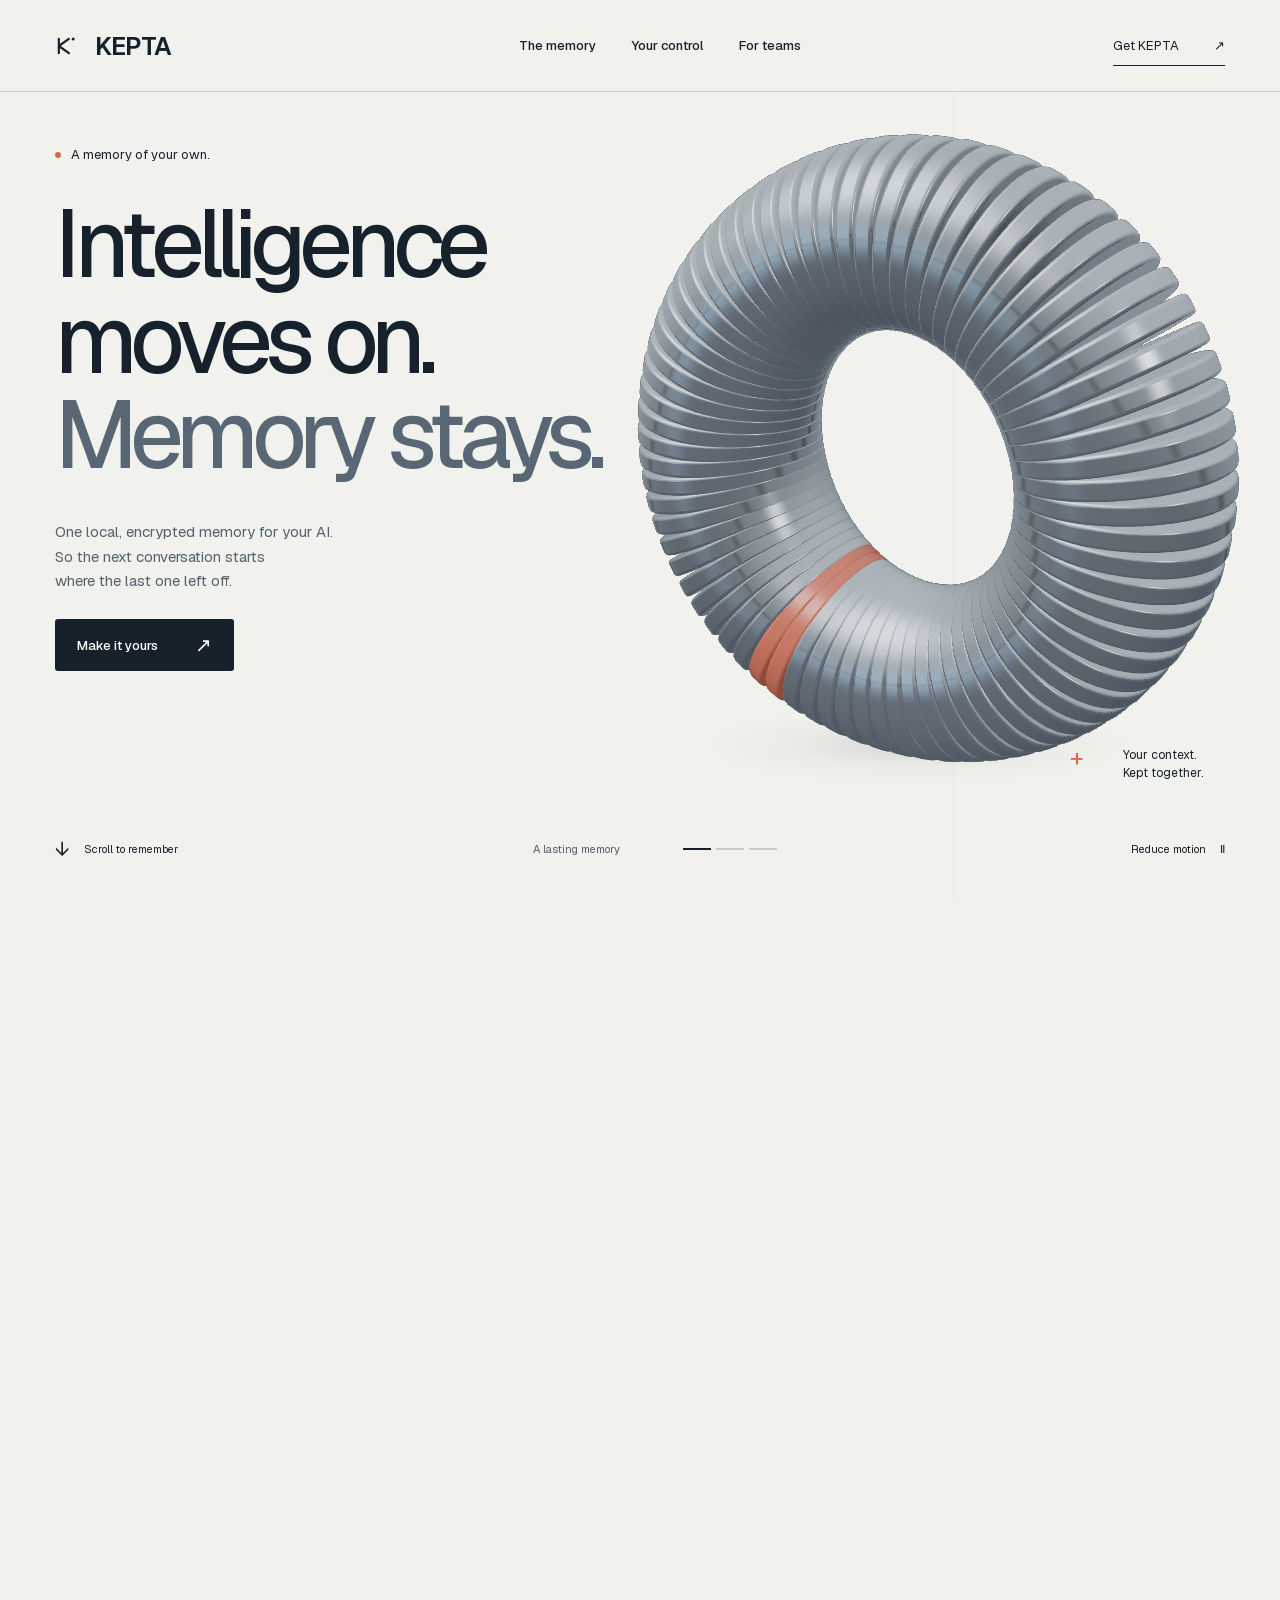
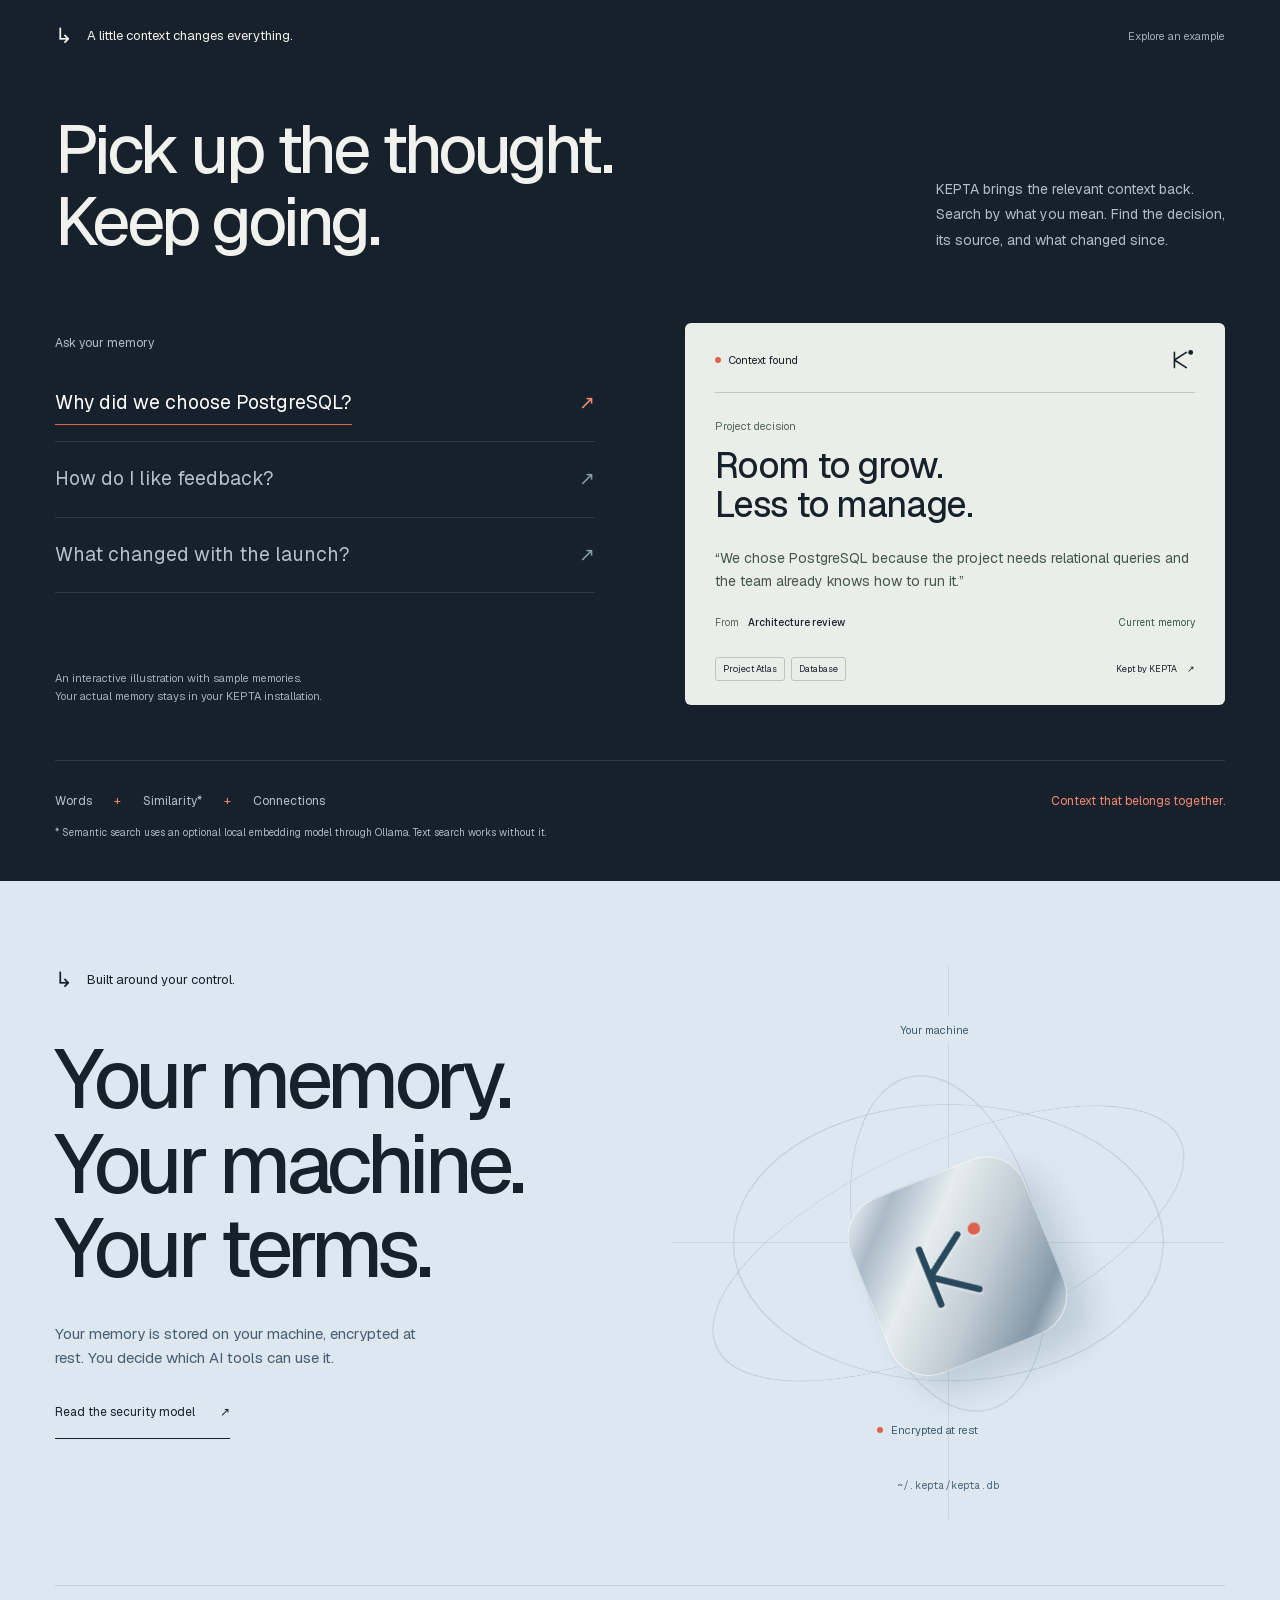
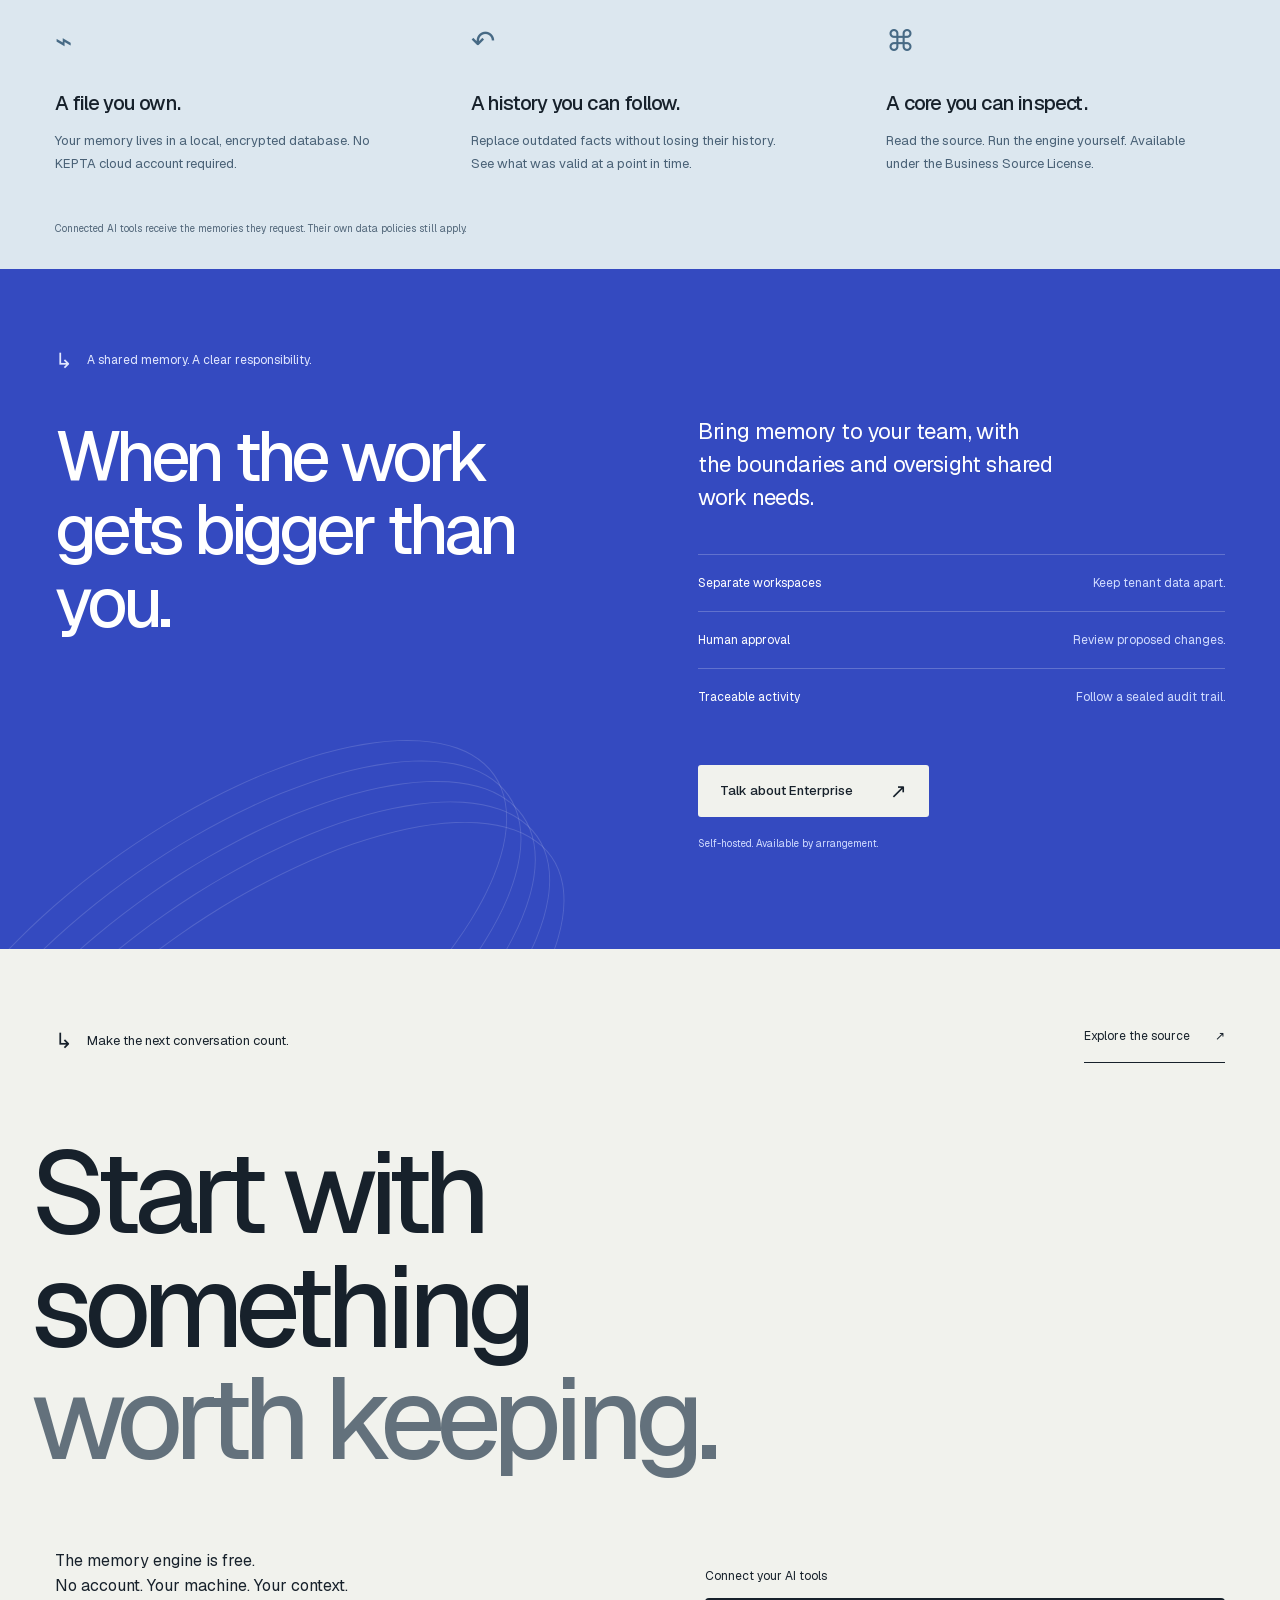
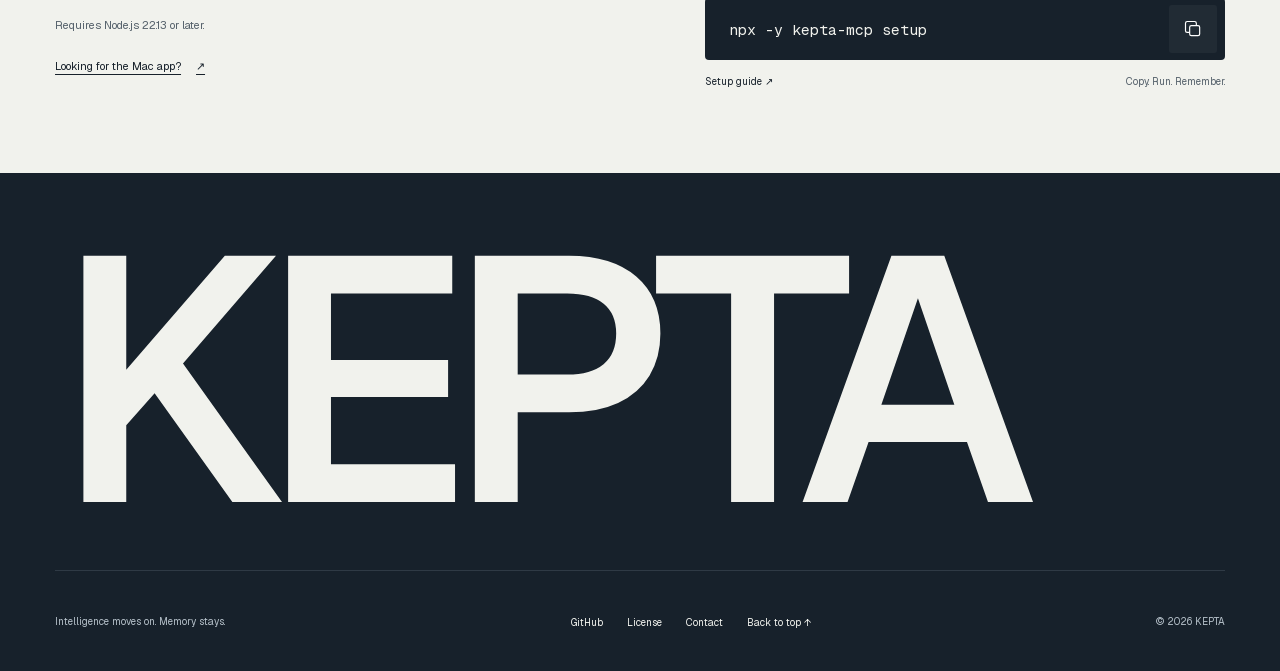
<file: continuum/index.html>
<!doctype html>
<html lang="en">
<head>
  <meta charset="utf-8">
  <meta name="viewport" content="width=device-width, initial-scale=1">
  <meta name="theme-color" content="#f1f2ed">
  <meta name="description" content="One local, encrypted memory for your AI tools. Keep decisions, connect context and pick up where you left off with KEPTA.">
  <meta name="robots" content="noindex,nofollow">
  <title>KEPTA — Intelligence moves on. Memory stays.</title>
  <link rel="icon" href="../favicon.svg" type="image/svg+xml">
  <link rel="preload" href="../assets/fonts/geist-latin-wght-normal.woff2" as="font" type="font/woff2" crossorigin>
  <link rel="stylesheet" href="styles.css">
  <script type="module" src="app.js"></script>
</head>
<body>
  <a href="#main" class="skip">Skip to content</a>
  <header class="header">
    <a href="#top" class="brand" aria-label="KEPTA home"><svg viewBox="0 0 512 512" aria-hidden="true"><path d="M176 176 V336 M176 256 L288 176 M176 256 L288 336"/><circle cx="336" cy="178" r="17"/></svg><span translate="no">KEPTA</span></a>
    <nav aria-label="Main navigation"><a href="#memory">The memory</a><a href="#control">Your control</a><a href="#enterprise">For teams</a></nav>
    <a class="header-cta" href="#start">Get KEPTA <span aria-hidden="true">↗</span></a>
  </header>

  <main id="main">
    <section class="experience" id="top" aria-label="Meet KEPTA">
      <div class="stage">
        <div class="stage-grid" aria-hidden="true"></div>
        <div class="sculpture-wrap" aria-hidden="true">
          <div class="object-shadow"></div>
          <svg class="sculpture-fallback" viewBox="0 0 600 600"><defs><linearGradient id="metal"><stop stop-color="#182d45"/><stop offset=".28" stop-color="#bfcbd1"/><stop offset=".48" stop-color="#fff"/><stop offset=".64" stop-color="#677687"/><stop offset="1" stop-color="#142d45"/></linearGradient></defs><g transform="translate(300 300) rotate(-32)"><ellipse rx="180" ry="218" fill="none" stroke="url(#metal)" stroke-width="70"/><ellipse rx="184" ry="218" fill="none" stroke="#f1f2ed" stroke-opacity=".5" stroke-width="2"/><ellipse rx="180" ry="218" fill="none" stroke="#dc634e" stroke-width="6" transform="rotate(18)"/></g></svg>
          <canvas id="sculpture"></canvas>
        </div>

        <div class="scene scene-intro" data-scene="0">
          <div class="hero-note"><span class="status-dot"></span> A memory of your own.</div>
          <h1>Intelligence<br>moves on.<br><span>Memory stays.</span></h1>
          <div class="hero-bottom"><p>One local, encrypted memory for your AI.<br>So the next conversation starts<br>where the last one left off.</p><a href="#start" class="button button-dark">Make it yours <span aria-hidden="true">↗</span></a></div>
          <div class="artifact-caption"><span class="caption-cross" aria-hidden="true">+</span><span>Your context.<br>Kept together.</span></div>
        </div>

        <div class="scene scene-fragments" data-scene="1">
          <div class="scene-copy"><p class="chapter-label">Remember what matters</p><h2>A new chat.<br>Not a blank slate.</h2><p>The decisions. The preferences. The reason you chose one thing over another. Give them a life beyond the conversation.</p></div>
          <div class="memory-fragment fragment-a"><span>Project decision</span><strong>Keep the client data local.</strong><i>Saved to your memory</i></div>
          <div class="memory-fragment fragment-b"><span>Working preference</span><strong>Explain the trade-offs first.</strong><i>Ready for the next conversation</i></div>
          <div class="memory-fragment fragment-c"><span>Useful context</span><strong>We chose PostgreSQL.</strong><i>Connected to your project</i></div>
        </div>

        <div class="scene scene-connected" data-scene="2">
          <div class="scene-copy"><p class="chapter-label">Carry it forward</p><h2>Different tools.<br>The same you.</h2><p>Connect your AI tools through MCP.<br>Your memory stays with you when your workflow moves on.</p></div>
          <div class="client-label client-one">Claude <span>↘</span></div><div class="client-label client-two">Cursor <span>↗</span></div><div class="client-label client-three">Your agents <span>↙</span></div>
          <div class="connected-caption"><span class="status-dot"></span> One memory. On your machine.</div>
        </div>

        <div class="stage-bottom"><a href="#memory" class="scroll-cue"><span aria-hidden="true">↓</span> Scroll to remember</a><div class="chapter-progress" aria-label="Story progress"><span class="progress-title">A lasting memory</span><div class="progress-tracks" aria-hidden="true"><i></i><i></i><i></i></div></div><button class="motion-toggle" type="button" aria-pressed="false" disabled>Reduce motion <span aria-hidden="true">Ⅱ</span></button></div>
      </div>
    </section>

    <div class="story-static section-shell">
      <article><span class="section-marker">Remember what matters</span><h2>A new chat.<br>Not a blank slate.</h2><p>Save the decisions, preferences and context worth keeping. Give them a life beyond the conversation.</p><div class="static-memory">“Keep the client data local.”<span>A saved project decision</span></div></article>
      <article><span class="section-marker">Carry it forward</span><h2>Different tools.<br>The same you.</h2><p>Connect your AI tools through MCP. Your memory stays with you when your workflow moves on.</p><div class="static-clients">Claude <span>↔</span> KEPTA <span>↔</span> Cursor</div></article>
    </div>

    <section class="memory-section section-shell" id="memory">
      <div class="section-top"><span class="section-marker"><span aria-hidden="true">↳</span> A little context changes everything.</span><span class="small-note">Explore an example</span></div>
      <div class="demo-intro"><h2>Pick up the thought.<br>Keep going.</h2><p>KEPTA brings the relevant context back.<br>Search by what you mean. Find the decision,<br>its source, and what changed since.</p></div>
      <div class="demo">
        <div class="demo-questions"><p class="demo-label">Ask your memory</p><div class="question-options" role="group" aria-label="Choose a memory example"><button class="question active" type="button" data-example="decision" aria-pressed="true" disabled><span>Why did we choose PostgreSQL?</span><span aria-hidden="true">↗</span></button><button class="question" type="button" data-example="preference" aria-pressed="false" disabled><span>How do I like feedback?</span><span aria-hidden="true">↗</span></button><button class="question" type="button" data-example="change" aria-pressed="false" disabled><span>What changed with the launch?</span><span aria-hidden="true">↗</span></button></div><noscript><p class="no-script-note">JavaScript is off. The example below is a static illustration.</p></noscript><p class="demo-disclosure">An interactive illustration with sample memories.<br>Your actual memory stays in your KEPTA installation.</p></div>
        <div class="memory-answer" aria-live="polite" aria-atomic="true"><div class="answer-top"><span><span class="status-dot"></span> Context found</span><svg viewBox="0 0 24 24" aria-hidden="true"><path d="M5 5v14m0-7L16 5M5 12l11 7"/><circle cx="20" cy="5" r="1.5"/></svg></div><div id="answer-content"><p class="answer-type">Project decision</p><h3>Room to grow.<br>Less to manage.</h3><p class="answer-text">“We chose PostgreSQL because the project needs relational queries and the team already knows how to run it.”</p><div class="answer-source"><span>From</span><strong>Architecture review</strong><span class="source-state">Current memory</span></div></div><div class="answer-bottom"><span class="memory-tag">Project Atlas</span><span class="memory-tag">Database</span><span class="answer-kept">Kept by KEPTA <span aria-hidden="true">↗</span></span></div></div>
      </div>
      <div class="retrieval-line"><span>Words</span><span aria-hidden="true">+</span><span>Similarity*</span><span aria-hidden="true">+</span><span>Connections</span><span class="retrieval-result">Context that belongs together.</span></div><p class="search-detail">* Semantic search uses an optional local embedding model through Ollama. Text search works without it.</p>
    </section>

    <section class="ownership section-shell" id="control">
      <div class="ownership-heading"><span class="section-marker"><span aria-hidden="true">↳</span> Built around your control.</span><h2>Your memory.<br>Your machine.<br>Your terms.</h2><p>Your memory is stored on your machine, encrypted at rest. You decide which AI tools can use it.</p><a class="text-link" href="https://github.com/DamianTodorovic/kepta/blob/main/SECURITY.md" target="_blank" rel="noopener noreferrer">Read the security model <span aria-hidden="true">↗</span></a></div>
      <div class="vault-visual" aria-hidden="true"><div class="vault-grid"></div><div class="vault-orbit orbit-one"></div><div class="vault-orbit orbit-two"></div><div class="vault-orbit orbit-three"></div><div class="vault-core"><svg viewBox="0 0 512 512"><path d="M176 176 V336 M176 256 L288 176 M176 256 L288 336"/><circle cx="336" cy="178" r="17"/></svg></div><div class="vault-label label-top">Your machine</div><div class="vault-label label-bottom"><span class="status-dot"></span> Encrypted at rest</div><span class="vault-file">~/.kepta/kepta.db</span></div>
      <div class="ownership-facts"><div><span class="fact-icon" aria-hidden="true">⌁</span><h3>A file you own.</h3><p>Your memory lives in a local, encrypted database. No KEPTA cloud account required.</p></div><div><span class="fact-icon" aria-hidden="true">↶</span><h3>A history you can follow.</h3><p>Replace outdated facts without losing their history. See what was valid at a point in time.</p></div><div><span class="fact-icon" aria-hidden="true">⌘</span><h3>A core you can inspect.</h3><p>Read the source. Run the engine yourself. Available under the Business Source License.</p></div></div>
      <p class="privacy-detail">Connected AI tools receive the memories they request. Their own data policies still apply.</p>
    </section>

    <section class="team-section section-shell" id="enterprise"><div class="team-heading"><span class="section-marker"><span aria-hidden="true">↳</span> A shared memory. A clear responsibility.</span><h2>When the work<br>gets bigger than you.</h2></div><div class="team-body"><p>Bring memory to your team, with the boundaries and oversight shared work needs.</p><ul><li><span>Separate workspaces</span><span>Keep tenant data apart.</span></li><li><span>Human approval</span><span>Review proposed changes.</span></li><li><span>Traceable activity</span><span>Follow a sealed audit trail.</span></li></ul><div class="enterprise-action"><a href="https://www.linkedin.com/in/damian-todorovic-244235434" target="_blank" rel="noopener noreferrer" class="button button-light">Talk about Enterprise <span aria-hidden="true">↗</span></a><span>Self-hosted. Available by arrangement.</span></div></div><div class="team-lines" aria-hidden="true"><i></i><i></i><i></i><i></i><i></i></div></section>

    <section class="start-section section-shell" id="start"><div class="start-top"><span class="section-marker"><span aria-hidden="true">↳</span> Make the next conversation count.</span><a class="text-link" href="https://github.com/DamianTodorovic/kepta" target="_blank" rel="noopener noreferrer">Explore the source <span aria-hidden="true">↗</span></a></div><h2>Start with<br>something<br><span>worth keeping.</span></h2><div class="start-bottom"><div><p>The memory engine is free.<br>No account. Your machine. Your context.</p><p class="requirements">Requires Node.js 22.13 or later.</p><a class="download-link" href="https://github.com/DamianTodorovic/kepta/releases/latest" target="_blank" rel="noopener noreferrer">Looking for the Mac app? <span aria-hidden="true">↗</span></a></div><div class="install"><span class="install-label">Connect your AI tools</span><div class="command"><code>npx -y kepta-mcp setup</code><button id="copy-command" type="button" disabled aria-label="Copy setup command"><svg viewBox="0 0 24 24" aria-hidden="true"><rect x="8" y="8" width="12" height="12" rx="2"/><path d="M16 8V5a2 2 0 0 0-2-2H5a2 2 0 0 0-2 2v9a2 2 0 0 0 2 2h3"/></svg></button></div><div class="install-bottom"><a href="https://github.com/DamianTodorovic/kepta#-quick-start" target="_blank" rel="noopener noreferrer">Setup guide <span aria-hidden="true">↗</span></a><span id="copy-status" role="status">Copy. Run. Remember.</span></div></div></div></section>
  </main>

  <footer class="footer"><div class="footer-wordmark" aria-hidden="true">KEPTA</div><div class="footer-bottom"><p>Intelligence moves on. Memory stays.</p><div><a href="https://github.com/DamianTodorovic/kepta" target="_blank" rel="noopener noreferrer">GitHub</a><a href="https://github.com/DamianTodorovic/kepta/blob/main/LICENSE" target="_blank" rel="noopener noreferrer">License</a><a href="https://www.linkedin.com/in/damian-todorovic-244235434" target="_blank" rel="noopener noreferrer">Contact</a><a href="#top">Back to top ↑</a></div><span>© 2026 KEPTA</span></div></footer>
</body>
</html>
</file>
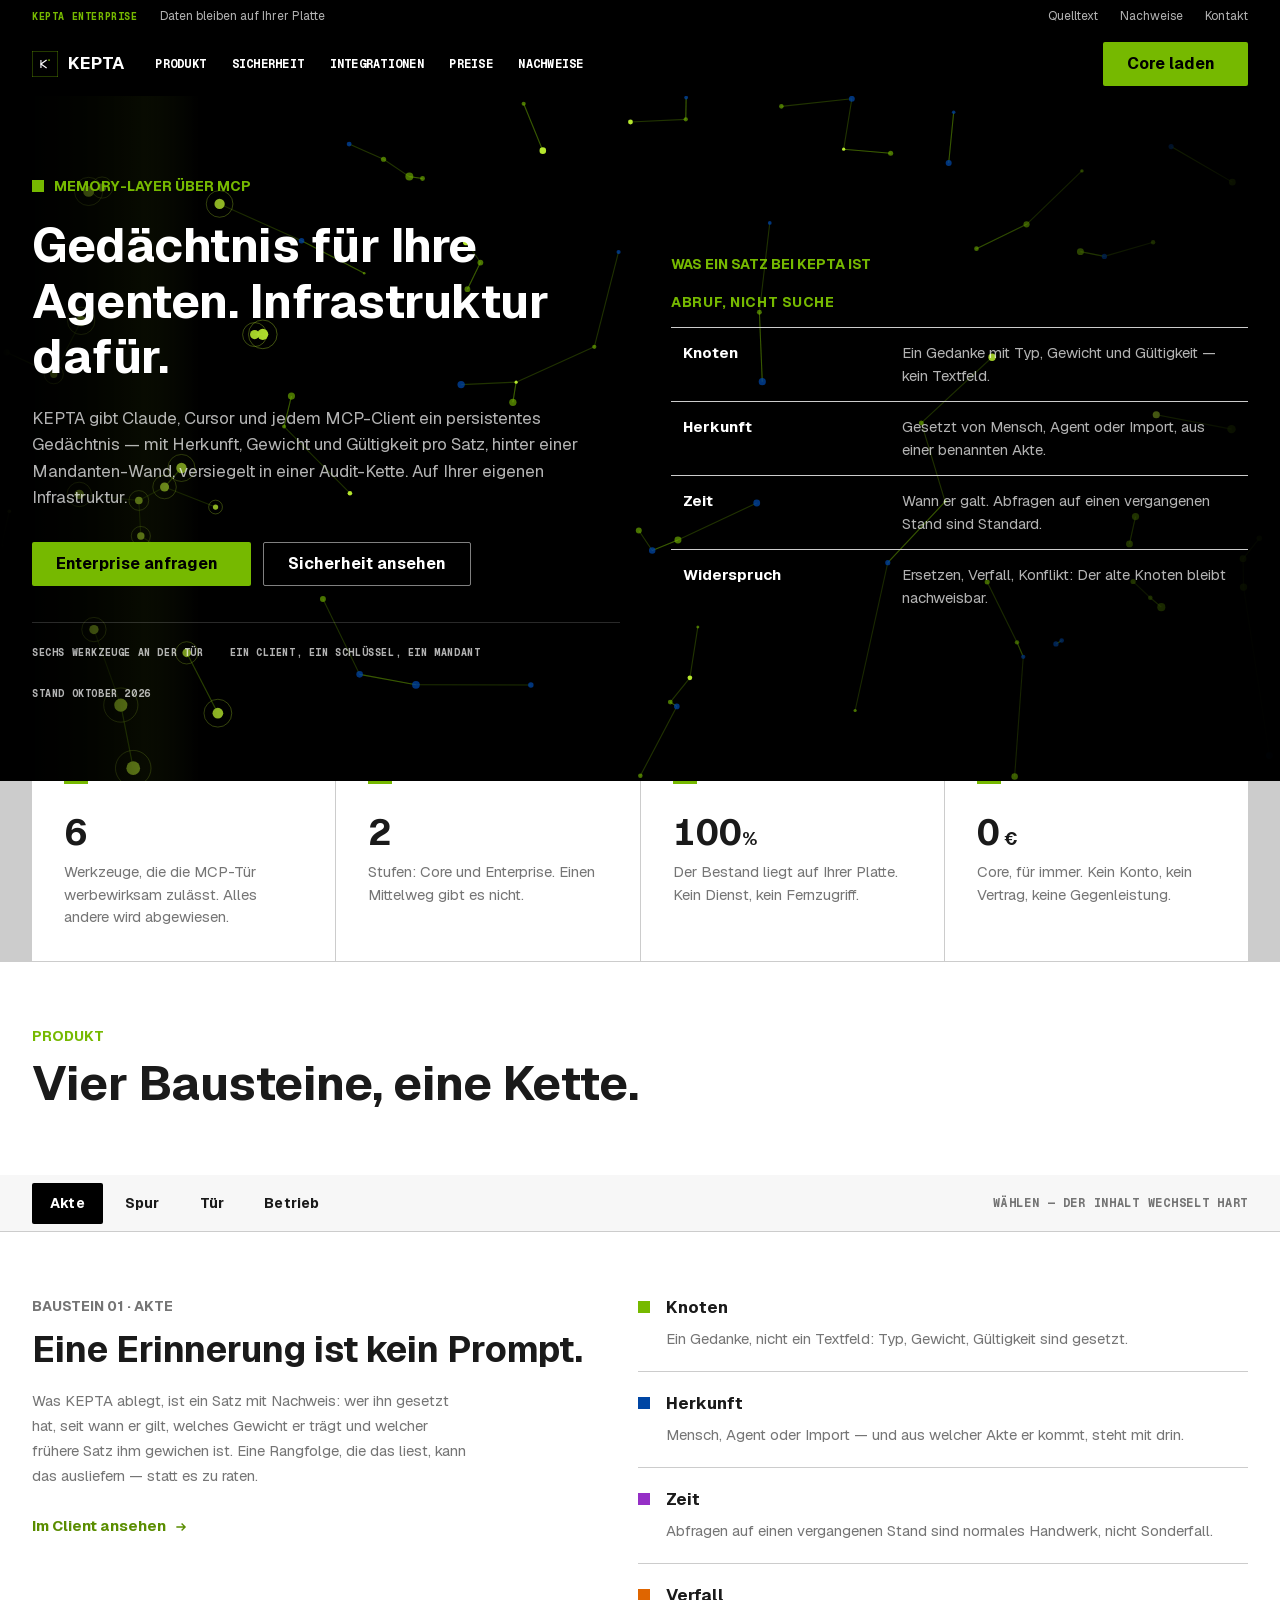
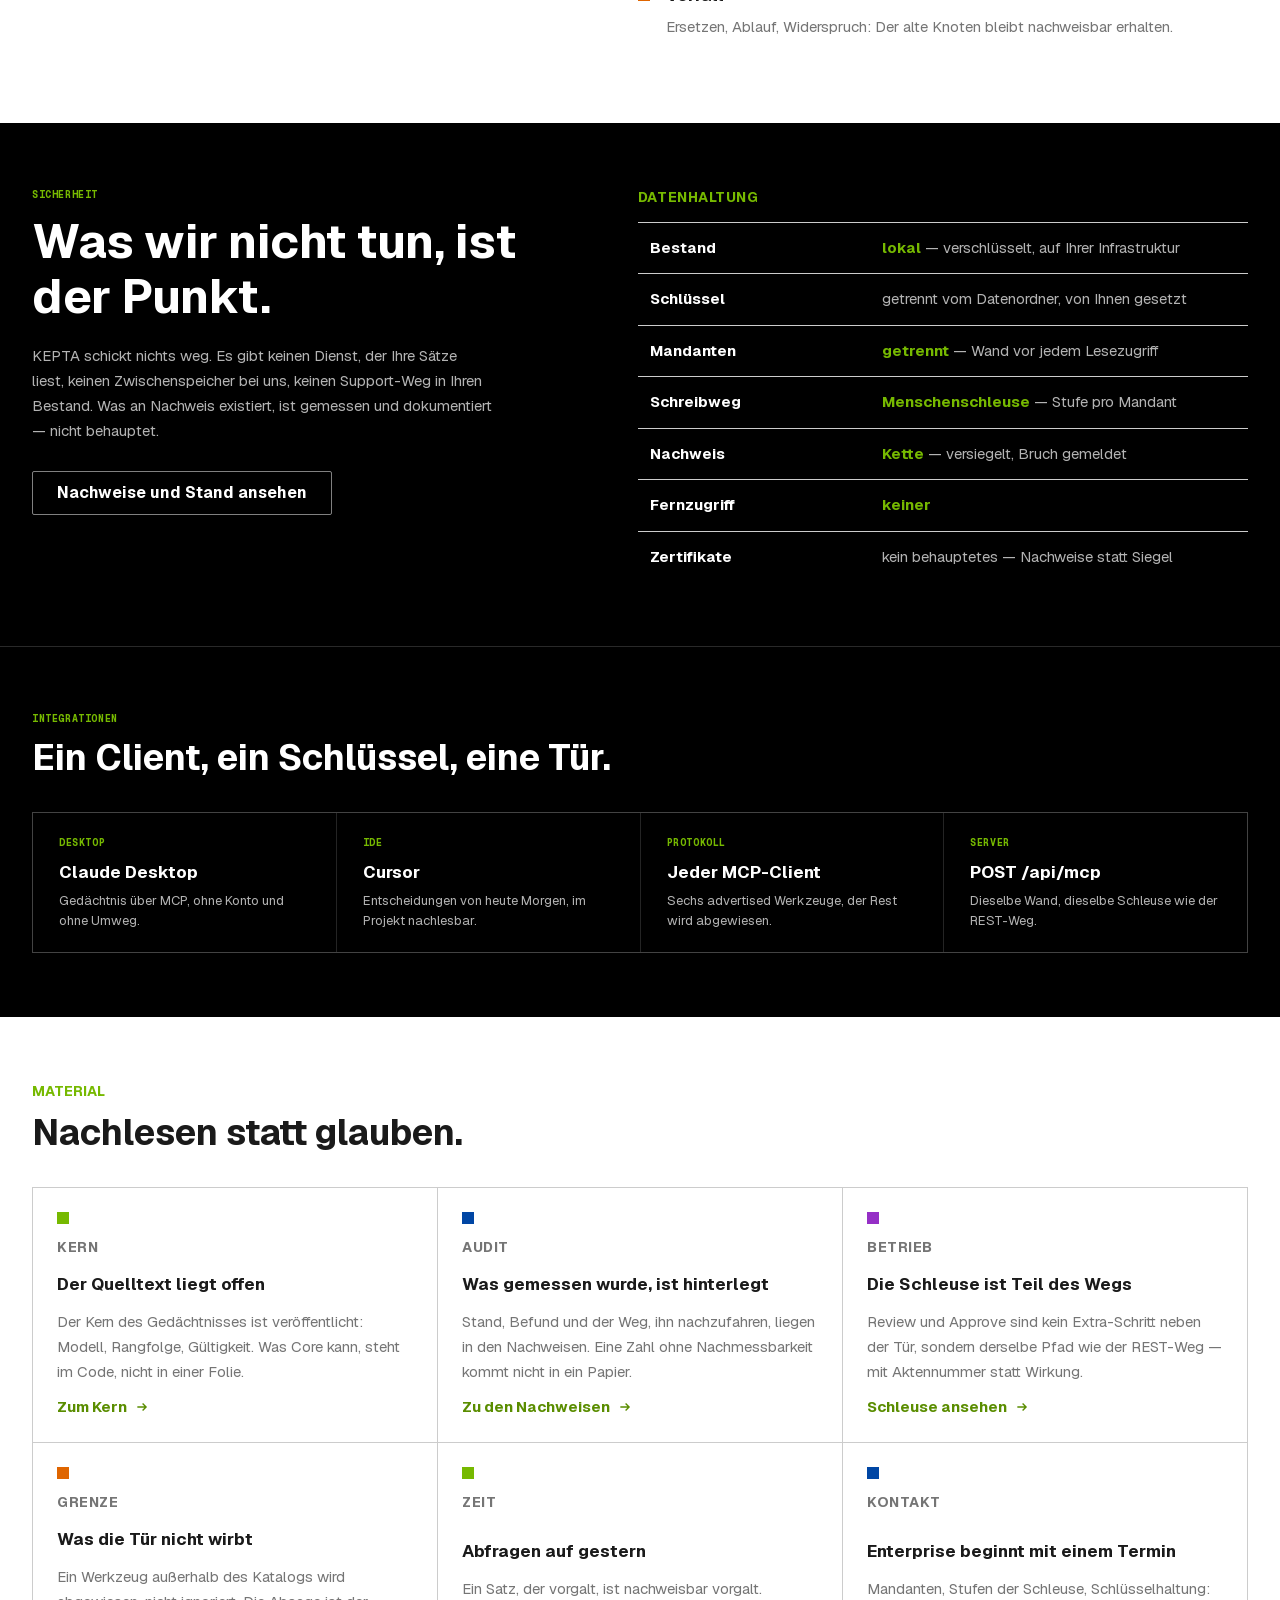
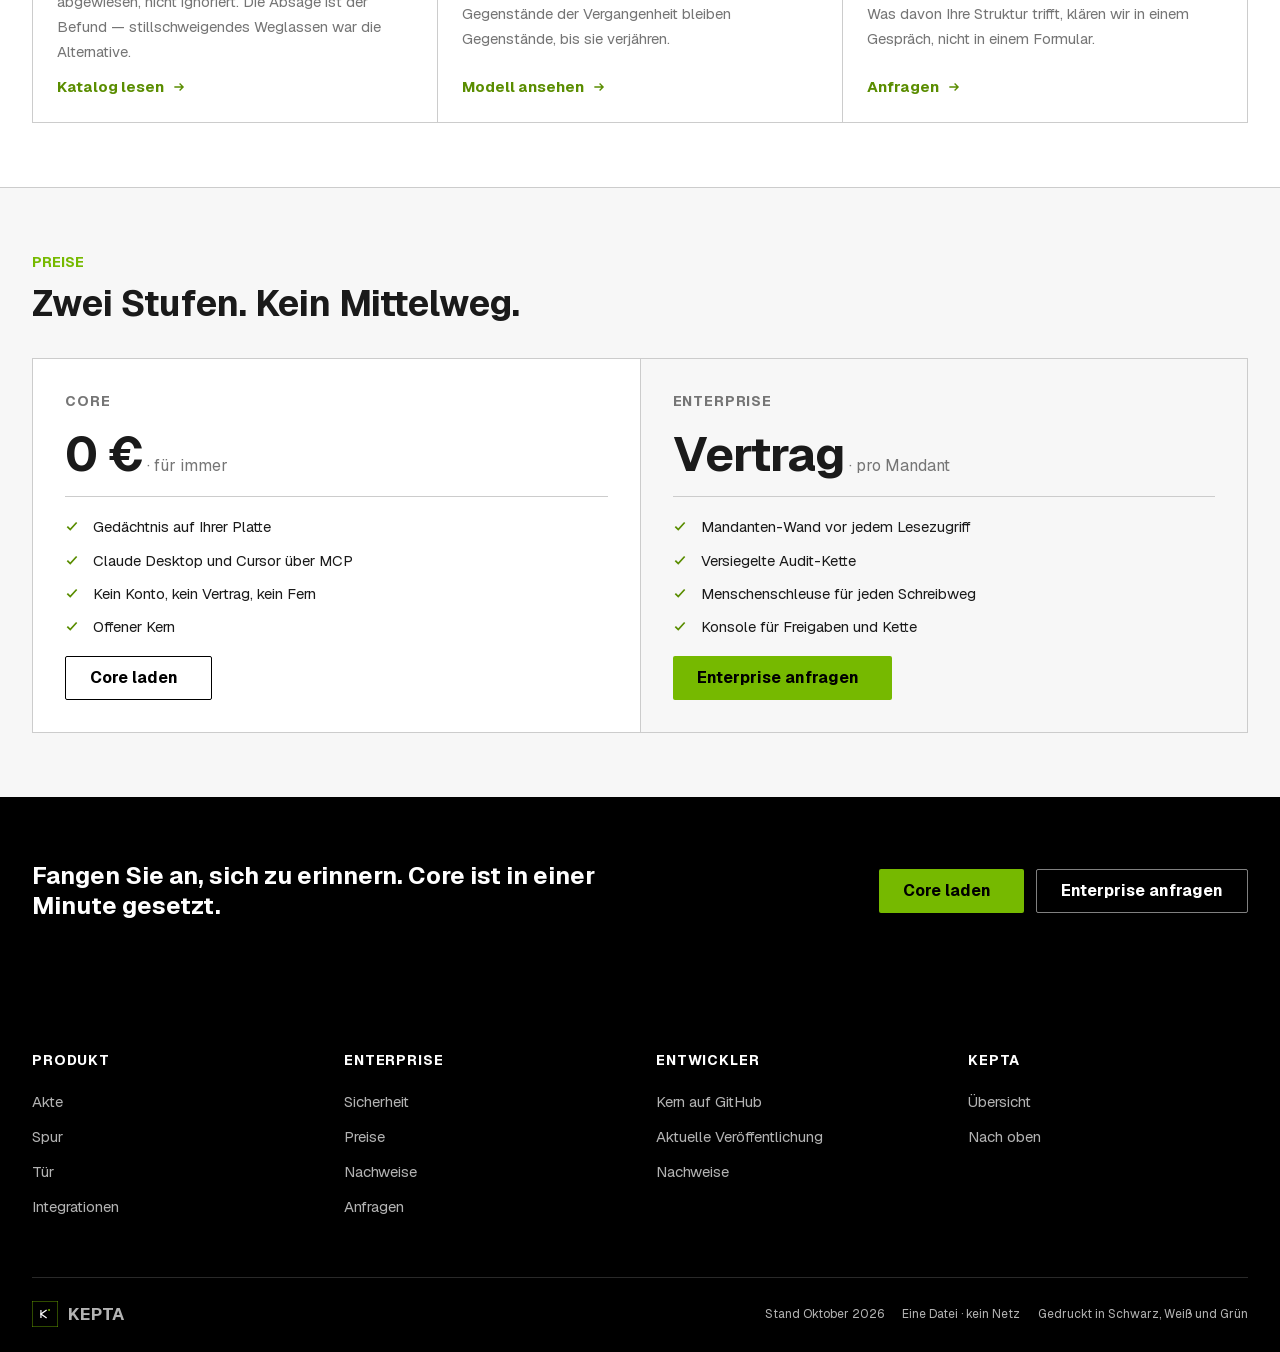
<file: enterprise.html>
<!DOCTYPE html>
<html lang="de">
<head>
<meta charset="utf-8">
<meta name="viewport" content="width=device-width, initial-scale=1">
<title>KEPTA Enterprise — Gedächtnis für Teams, hinter einer Mandanten-Wand</title>
<meta name="description" content="KEPTA ist der Memory-Layer für Claude, Cursor und jeden MCP-Client. Lokal auf Ihrer Platte, mit Mandanten-Wand, versiegelter Audit-Kette und Menschenschleuse für jeden Schreibweg.">
<meta name="theme-color" content="#000000">
<link rel="icon" href="favicon.svg">
<link rel="apple-touch-icon" href="apple-touch-icon.png">
<style>
/* ============================================================
   KEPTA — ENTERPRISE
   Sprache eines Großkonzerns, taking its tokens seriously:
   zwei Oberflächen (Tiefschwarz, Papierweiß), eine Signalfarbe,
   die jede Aktion trägt, 2 px Radius, Haarlinien statt Schatten,
   Eckquadrate statt Dekoration. Kein Verlauf, kein Nebel.
   Bewegung ist knapp, schnell und präzise — wie eine Maschine.
   ============================================================ */
@font-face{font-family:'Geist';font-style:normal;font-weight:100 900;font-display:swap;src:url('assets/fonts/geist-latin-wght-normal.woff2') format('woff2')}
@font-face{font-family:'Geist Mono';font-style:normal;font-weight:100 900;font-display:swap;src:url('assets/fonts/geist-mono-latin-wght-normal.woff2') format('woff2')}

:root{
  /* tokens — übernommen, nicht nachempfunden */
  --gruen:#76b900;
  --gruen-dunkel:#5a8d00;
  --gruen-hell:#bff230;
  --tinte:#000000;
  --koerper:#1a1a1a;
  --papier:#ffffff;
  --flaeche:#f7f7f7;
  --erhoeht:#1a1a1a;
  --haar:#cccccc;
  --haar-stark:#5e5e5e;
  --ton:#757575;
  --stein:#898989;
  --asche:#a7a7a7;
  --dunkel-ton:rgba(255,255,255,.7);
  --blau:#0046a4;
  --warn:#df6500;
  --gelb-paal:#feeeb2;
  --violett:#952fc6;
  --fehler:#e52020;

  --r:2px;
  --s-xxs:2px; --s-xs:4px; --s-sm:8px; --s-md:12px; --s-lg:16px; --s-xl:24px; --s-xxl:32px; --s-sekt:64px;

  --ease:cubic-bezier(.4,0,.2,1);
  --stich:cubic-bezier(.2,.8,.2,1);
  --s:200ms; --m:320ms; --l:480ms;
  --spalte:1280px;
  --nav-h:64px;
}

*{box-sizing:border-box}
html{background:var(--papier);-webkit-text-size-adjust:100%;scroll-behavior:smooth}
body{
  margin:0;color:var(--koerper);background:var(--papier);
  font-family:'Geist',system-ui,-apple-system,sans-serif;
  font-size:16px;line-height:1.5;
  -webkit-font-smoothing:antialiased;
}
a{color:inherit;text-decoration:none}
h1,h2,h3,h4,p,dl,dd,dt,ul{margin:0;padding:0}
ul{list-style:none}
::selection{background:var(--gruen);color:#000}
:focus-visible{outline:2px solid var(--gruen);outline-offset:2px}
img,svg,canvas{display:block;max-width:100%}
button{font:inherit;color:inherit}

/* ---------- Typo-Skala ---------- */
.display{font-size:clamp(30px,4.4vw,48px);font-weight:700;line-height:1.16;letter-spacing:-.01em}
.display2{font-size:clamp(24px,3vw,36px);font-weight:700;line-height:1.22}
.hxl{font-size:clamp(19px,2vw,24px);font-weight:700;line-height:1.25}
.hmd{font-size:20px;font-weight:700;line-height:1.25}
.cardt{font-size:17px;font-weight:700;line-height:1.4}
.body{font-size:16px;font-weight:400;line-height:1.5}
.body-st{font-size:16px;font-weight:700;line-height:1.5}
.body-sm{font-size:15px;font-weight:400;line-height:1.67}
.cap{font-size:14px;font-weight:700;line-height:1.43;text-transform:uppercase}
.cap2{font-size:12px;font-weight:400;line-height:1.25}
.util{font-family:'Geist Mono';font-size:10px;font-weight:700;line-height:1.5;text-transform:uppercase;letter-spacing:.06em}
.mono{font-family:'Geist Mono';font-size:13px;line-height:1.5}
.bleich{color:var(--ton)}
.dunkel-ton{color:var(--dunkel-ton)}
.gruen{color:var(--gruen)}

/* ---------- Utility-Bar ---------- */
#utility{
  background:var(--tinte);color:#fff;height:32px;display:flex;align-items:center;
  font-size:12px;line-height:1;
}
#utility .in{width:100%;max-width:var(--spalte);margin:0 auto;padding:0 clamp(16px,3vw,32px);
  display:flex;align-items:center;gap:22px}
#utility a{color:var(--dunkel-ton);transition:color var(--s) var(--ease)}
#utility a:hover{color:var(--gruen)}
#utility .rechts{margin-left:auto;display:flex;gap:22px}
@media (max-width:820px){#utility .rechts a:nth-child(n+2){display:none}}
@media (max-width:640px){#utility .mitte{display:none}#utility .in{gap:14px}}

/* ---------- Primary nav ---------- */
#nav{
  position:sticky;top:0;z-index:60;background:var(--tinte);color:#fff;height:var(--nav-h);
  display:flex;align-items:center;
  transition:height var(--m) var(--ease),box-shadow var(--m) var(--ease);
}
#nav.klein{height:52px;box-shadow:0 1px 0 rgba(255,255,255,.14)}
#nav .in{width:100%;max-width:var(--spalte);margin:0 auto;padding:0 clamp(16px,3vw,32px);
  display:flex;align-items:center;gap:clamp(14px,2.4vw,34px)}
.marke{display:flex;align-items:center;gap:10px;font-weight:700;letter-spacing:.02em;font-size:17px}
.marke svg{width:26px;height:26px;flex:0 0 auto}
#nav nav{display:flex;gap:clamp(12px,2vw,28px);align-items:center}
#nav nav a{
  position:relative;font-size:15px;font-weight:700;color:#fff;padding:6px 0;
  font-family:'Geist Mono';letter-spacing:.02em;text-transform:uppercase;font-size:12px;
}
#nav nav a::after{
  content:"";position:absolute;left:0;right:100%;bottom:0;height:2px;background:var(--gruen);
  transition:right var(--m) var(--stich);
}
#nav nav a:hover::after,#nav nav a[aria-current="true"]::after{right:0}
#nav .cta{margin-left:auto;display:flex;align-items:center;gap:10px}
#fortschritt{position:absolute;left:0;bottom:0;height:2px;width:100%;background:var(--gruen);
  transform:scaleX(0);transform-origin:left;will-change:transform}
@media (max-width:900px){#nav nav{display:none}}

/* ---------- Knöpfe ---------- */
.kn{
  display:inline-flex;align-items:center;justify-content:center;gap:9px;
  height:44px;padding:11px 24px;border-radius:var(--r);border:0;cursor:pointer;
  font-size:16px;font-weight:700;line-height:1.25;
  transition:background var(--s) var(--ease),color var(--s) var(--ease),transform var(--s) var(--ease),border-color var(--s) var(--ease);
}
.kn.primar{background:var(--gruen);color:#000}
.kn.primar:hover{background:var(--gruen-hell)}
.kn.primar:active{background:var(--gruen-dunkel)}
.kn.traeg{background:transparent;color:#fff;border:1px solid rgba(255,255,255,.5)}
.kn.traeg:hover{border-color:#fff;background:rgba(255,255,255,.08)}
.kn.auf{background:transparent;color:#000;border:1px solid #000}
.kn.auf:hover{background:#000;color:#fff}
.kn i{display:block;width:0;height:1px;background:currentColor;transition:width var(--m) var(--stich)}
.kn:hover i{width:16px}

/* ---------- Flächen ---------- */
.sekt{padding:var(--s-sekt) 0}
/* Die Sprungziele atmen unter der klebenden Navigation: ohne das hier steht
   eine Überschrift halb verdeckt da, und der Anker wirkt kaputt. */
#hero,#zahlen,#produkt,#reiter,#sicherheit,#integrale,#nachweise,#preise,#streifen,#fuss{scroll-margin-top:104px}
.in{width:100%;max-width:var(--spalte);margin:0 auto;padding:0 clamp(16px,3vw,32px)}
.dunkel{background:var(--tinte);color:#fff}
.dunkel .bleich{color:var(--dunkel-ton)}
.leiste{border-top:1px solid var(--haar)}

/* ---------- Hero ---------- */
#hero{position:relative;background:var(--tinte);color:#fff;overflow:hidden}
#hero .in{display:grid;grid-template-columns:minmax(0,1.02fr) minmax(0,1fr);gap:clamp(24px,4vw,56px);
  align-items:center;padding-top:80px;padding-bottom:80px;position:relative;z-index:2}
#hero .braue{display:flex;align-items:center;gap:10px;color:var(--gruen);margin-bottom:22px}
#hero .braue b{width:12px;height:12px;background:var(--gruen);display:block}
#hero h1{max-width:19ch}
#hero .unter{margin-top:20px;max-width:52ch;font-size:17px;line-height:1.55;color:var(--dunkel-ton)}
#hero .taten{display:flex;flex-wrap:wrap;gap:12px;margin-top:32px}
#hero .fuss{display:flex;flex-wrap:wrap;gap:26px;margin-top:36px;padding-top:22px;border-top:1px solid rgba(255,255,255,.16)}
#hero .fuss span{color:var(--dunkel-ton)}
#graph{position:absolute;inset:0;z-index:1;pointer-events:none;
  -webkit-mask-image:linear-gradient(90deg,transparent,#000 22%,#000 74%,transparent);
          mask-image:linear-gradient(90deg,transparent,#000 22%,#000 74%,transparent)}
@media (max-width:960px){
  #hero .in{grid-template-columns:1fr;padding-top:56px;padding-bottom:56px}
  #graph{opacity:.5}
}

/* ---------- Kennzahlen ---------- */
#zahlen{background:var(--papier);border-bottom:1px solid var(--haar)}
#zahlen .in{display:grid;grid-template-columns:repeat(4,1fr);gap:1px;background:var(--haar)}
.zaehler{background:var(--papier);padding:var(--s-xxl)}
.zaehler .wert{font-size:clamp(28px,3.4vw,36px);font-weight:700;line-height:1.1;font-variant-numeric:tabular-nums}
.zaehler .wert small{font-size:18px;font-weight:700}
.zaehler .text{margin-top:8px;font-size:15px;color:var(--ton);line-height:1.5;max-width:26ch}
.zaehler{position:relative}
.zaehler::before{content:"";position:absolute;left:var(--s-xxl);top:0;width:24px;height:3px;background:var(--gruen);
  transform:scaleX(0);transform-origin:left;transition:transform var(--l) var(--stich)}
.zaehler.rein::before{transform:scaleX(1)}
@media (max-width:900px){#zahlen .in{grid-template-columns:1fr 1fr}}
@media (max-width:560px){#zahlen .in{grid-template-columns:1fr}}

/* ---------- Pill-Tabs ---------- */
#reiter{background:var(--flaeche);border-bottom:1px solid var(--haar)}
#reiter .in{display:flex;gap:4px;align-items:center;min-height:56px;overflow-x:auto;scrollbar-width:thin}
.tab{
  appearance:none;background:transparent;border:0;border-radius:var(--r);cursor:pointer;
  padding:10px 18px;font-size:14px;font-weight:700;letter-spacing:.0144em;white-space:nowrap;
  color:var(--koerper);transition:background var(--s) var(--ease),color var(--s) var(--ease);
}
.tab:hover{background:#e9e9e9}
.tab[aria-selected="true"]{background:var(--tinte);color:#fff}
#reiter .hinweis{margin-left:auto;font-size:12px;color:var(--ton);white-space:nowrap}
@media (max-width:700px){#reiter .hinweis{display:none}}

/* ---------- Panele ---------- */
.panel{display:none}
.panel[hidden]{display:none}
.panel.aktiv{display:block;animation:heben var(--m) var(--stich) both}
@keyframes heben{from{opacity:0;transform:translate3d(0,10px,0)}to{opacity:1;transform:none}}
.zwei{display:grid;grid-template-columns:minmax(0,1fr) minmax(0,1.1fr);gap:clamp(24px,4vw,56px);align-items:start}
@media (max-width:900px){.zwei{grid-template-columns:1fr}}
.punkt{display:grid;grid-template-columns:12px 1fr;gap:16px;padding:20px 0;border-top:1px solid var(--haar)}
.punkt:first-child{border-top:0;padding-top:0}
.punkt b{width:12px;height:12px;background:var(--gruen);margin-top:5px}
.punkt:nth-child(2) b{background:var(--blau)}
.punkt:nth-child(3) b{background:var(--violett)}
.punkt:nth-child(4) b{background:var(--warn)}
.punkt h3{font-size:17px;font-weight:700;line-height:1.4}
.punkt p{margin-top:6px;font-size:15px;line-height:1.67;color:var(--ton)}

/* Spec-Tabelle */
.tabelle{width:100%;border-collapse:collapse;font-size:15px}
.tabelle caption{text-align:left;font-size:14px;font-weight:700;text-transform:uppercase;letter-spacing:.04em;
  color:var(--gruen);padding-bottom:14px}
.tabelle th,.tabelle td{text-align:left;padding:14px 12px;border-top:1px solid var(--haar);vertical-align:top}
.tabelle th{font-weight:700;width:38%}
.tabelle td{color:var(--dunkel-ton)}
.tabelle tr{transition:background var(--s) var(--ease)}
.tabelle tbody tr:hover{background:rgba(255,255,255,.05)}
.dunkel .tabelle th{color:#fff}
.dunkel .tabelle{border-color:rgba(255,255,255,.16)}
.ja{color:var(--gruen);font-weight:700}

/* ---------- Redaktionsraster ---------- */
.rost{display:grid;grid-template-columns:repeat(3,1fr);gap:1px;background:var(--haar);border:1px solid var(--haar)}
.karte{
  background:var(--papier);padding:var(--s-xl);position:relative;display:flex;flex-direction:column;gap:12px;
  transition:transform var(--m) var(--ease),background var(--m) var(--ease);
}
.karte:hover{transform:translate3d(0,-3px,0)}
.karte .quadrat{width:12px;height:12px;background:var(--gruen);transition:transform var(--m) var(--stich)}
.karte:hover .quadrat{transform:scale(1.6)}
.karte.b2 .quadrat{background:var(--blau)}
.karte.b3 .quadrat{background:var(--violett)}
.karte.b4 .quadrat{background:var(--warn)}
.karte .art{font-size:14px;font-weight:700;text-transform:uppercase;letter-spacing:.04em;color:var(--ton)}
.karte h3{font-size:17px;font-weight:700;line-height:1.47}
.karte p{font-size:15px;line-height:1.67;color:var(--ton);flex:1 1 auto}
.pfeil{display:inline-flex;align-items:center;gap:8px;font-size:15px;font-weight:700;color:var(--gruen-dunkel)}
.pfeil svg{width:14px;height:14px;transition:transform var(--m) var(--stich)}
.karte:hover .pfeil svg{transform:translate3d(6px,0,0)}
@media (max-width:980px){.rost{grid-template-columns:1fr 1fr}}
@media (max-width:640px){.rost{grid-template-columns:1fr}}

/* ---------- Integrale ---------- */
#integrale .zeile{display:flex;flex-wrap:wrap;gap:1px;background:rgba(255,255,255,.14);border:1px solid rgba(255,255,255,.14)}
.chip{background:var(--tinte);padding:22px 26px;flex:1 1 200px;transition:background var(--m) var(--ease)}
.chip:hover{background:#101a00}
.chip .n{font-size:17px;font-weight:700}
.chip .k{margin-top:6px;font-size:13px;color:var(--dunkel-ton)}
.chip .util{color:var(--gruen);margin-bottom:10px}

/* ---------- Preise ---------- */
#preise .rost{background:var(--haar)}
.stufe{background:var(--papier);padding:var(--s-xxl);display:flex;flex-direction:column;gap:18px}
.stufe.hoch{background:var(--flaeche)}
.stufe .name{font-size:14px;font-weight:700;text-transform:uppercase;letter-spacing:.06em;color:var(--ton)}
.stufe .preis{font-size:clamp(34px,4.4vw,48px);font-weight:700;line-height:1;letter-spacing:-.02em}
.stufe .preis small{font-size:16px;font-weight:400;color:var(--ton);letter-spacing:0}
.stufe ul{display:grid;gap:10px;border-top:1px solid var(--haar);padding-top:18px}
.stufe li{display:grid;grid-template-columns:18px 1fr;gap:10px;font-size:15px;line-height:1.55}
.stufe li svg{width:14px;height:14px;margin-top:4px;color:var(--gruen-dunkel)}
.stufe .kn{margin-top:auto;width:fit-content}
@media (max-width:820px){#preise .rost{grid-template-columns:1fr}}

/* ---------- CTA-Streifen ---------- */
#streifen{background:var(--tinte);color:#fff;padding:var(--s-sekt) 0}
#streifen .in{display:grid;grid-template-columns:minmax(0,1fr) auto;gap:32px;align-items:center}
#streifen h2{font-size:clamp(20px,2.4vw,24px);font-weight:700;line-height:1.25;max-width:34ch}
#streifen .taten{display:flex;gap:12px;flex-wrap:wrap}
@media (max-width:820px){#streifen .in{grid-template-columns:1fr}}

/* ---------- Fuß ---------- */
#fuss{background:var(--tinte);color:var(--dunkel-ton);padding:var(--s-sekt) 0 var(--s-xl);font-size:15px;line-height:1.67}
#fuss .rost{display:grid;grid-template-columns:repeat(4,1fr);gap:32px;background:none;border:0}
#fuss h4{font-size:14px;font-weight:700;text-transform:uppercase;letter-spacing:.06em;color:#fff;margin-bottom:16px}
#fuss li{margin-bottom:10px}
#fuss a{color:var(--dunkel-ton);transition:color var(--s) var(--ease)}
#fuss a:hover{color:var(--gruen)}
#fuss .rand{margin-top:48px;padding-top:22px;border-top:1px solid rgba(255,255,255,.16);
  display:flex;flex-wrap:wrap;gap:18px;align-items:center;font-size:12px}
#fuss .rand .marke{margin-right:auto}
@media (max-width:820px){#fuss .rost{grid-template-columns:1fr 1fr}}

/* ---------- Bewegung: Einzug ---------- */
.ruck{opacity:0;transform:translate3d(0,14px,0);
  transition:opacity var(--m) var(--ease),transform var(--m) var(--stich);
  transition-delay:calc(var(--i,0) * 55ms)}
.ruck.rein{opacity:1;transform:none}
/* Die Bewegung ist eine Geste, keine Bedingung: ohne sie steht alles fertig da. */
@supports not (display:grid){.ruck{opacity:1;transform:none}}
html.keine-ruck .ruck{opacity:1;transform:none;transition:none}
@media (prefers-reduced-motion:reduce){
  html{scroll-behavior:auto}
  *,*::before,*::after{animation-duration:.01ms !important;transition-duration:.01ms !important}
  .ruck{opacity:1 !important;transform:none !important}
  .panel.aktiv{animation:none}
}
</style>
</head>
<body>

<div id="utility">
  <div class="in">
    <span class="util gruen">KEPTA Enterprise</span>
    <a class="mitte" href="#sicherheit">Daten bleiben auf Ihrer Platte</a>
    <div class="rechts">
      <a href="https://github.com/DamianTodorovic/kepta">Quelltext</a>
      <a href="trust.html">Nachweise</a>
      <a href="mailto:damian2212todi@gmail.com?subject=KEPTA%20Enterprise">Kontakt</a>
    </div>
  </div>
</div>

<header id="nav">
  <div class="in">
    <a class="marke" href="#hero" aria-label="KEPTA, zum Anfang">
      <svg viewBox="0 0 512 512" aria-hidden="true"><rect width="512" height="512" fill="#000"/><rect x="1" y="1" width="510" height="510" fill="none" stroke="#76b900" stroke-width="10"/><circle cx="176" cy="256" r="12" fill="#fff"/><path d="M176 256V176" stroke="#fff" stroke-width="22"/><path d="M176 256V336" stroke="#fff" stroke-width="22"/><path d="M176 256L288 176" stroke="#fff" stroke-width="22"/><path d="M176 256L288 336" stroke="#fff" stroke-width="22"/><circle cx="336" cy="178" r="18" fill="#76b900"/></svg>
      <span>KEPTA</span>
    </a>
    <nav aria-label="Hauptnavigation">
      <a href="#produkt">Produkt</a>
      <a href="#sicherheit">Sicherheit</a>
      <a href="#integrale">Integrationen</a>
      <a href="#preise">Preise</a>
      <a href="#nachweise">Nachweise</a>
    </nav>
    <div class="cta">
      <a class="kn primar" href="https://github.com/DamianTodorovic/kepta/releases/latest">Core laden <i></i></a>
    </div>
  </div>
  <div id="fortschritt" aria-hidden="true"></div>
</header>

<!-- ============ HERO ============ -->
<section id="hero" aria-label="KEPTA — das Gedächtnis für dein Team">
  <canvas id="graph" aria-hidden="true"></canvas>
  <div class="in">
    <div>
      <p class="braue ruck"><b></b><span class="cap">Memory-Layer über MCP</span></p>
      <h1 class="display ruck" style="--i:1">Gedächtnis für Ihre Agenten. Infrastruktur dafür.</h1>
      <p class="unter ruck" style="--i:2">KEPTA gibt Claude, Cursor und jedem MCP-Client ein persistentes Gedächtnis — mit Herkunft, Gewicht und Gültigkeit pro Satz, hinter einer Mandanten-Wand, versiegelt in einer Audit-Kette. Auf Ihrer eigenen Infrastruktur.</p>
      <div class="taten ruck" style="--i:3">
        <a class="kn primar" href="#preise">Enterprise anfragen <i></i></a>
        <a class="kn traeg" href="#sicherheit">Sicherheit ansehen</a>
      </div>
      <div class="fuss ruck" style="--i:4">
        <span class="util">Sechs Werkzeuge an der Tür</span>
        <span class="util">Ein Client, ein Schlüssel, ein Mandant</span>
        <span class="util">Stand Oktober 2026</span>
      </div>
    </div>
    <div class="ruck" style="--i:2">
      <p class="cap gruen">Was ein Satz bei KEPTA ist</p>
      <div style="margin-top:18px">
        <table class="tabelle">
          <caption>Abruf, nicht Suche</caption>
          <tbody>
            <tr><th>Knoten</th><td>Ein Gedanke mit Typ, Gewicht und Gültigkeit — kein Textfeld.</td></tr>
            <tr><th>Herkunft</th><td>Gesetzt von Mensch, Agent oder Import, aus einer benannten Akte.</td></tr>
            <tr><th>Zeit</th><td>Wann er galt. Abfragen auf einen vergangenen Stand sind Standard.</td></tr>
            <tr><th>Widerspruch</th><td>Ersetzen, Verfall, Konflikt: Der alte Knoten bleibt nachweisbar.</td></tr>
          </tbody>
        </table>
      </div>
    </div>
  </div>
</section>

<!-- ============ KENNZAHLEN ============ -->
<div id="zahlen">
  <div class="in">
    <div class="zaehler ruck"><p class="wert" data-zahl="6">0</p><p class="text">Werkzeuge, die die MCP-Tür werbewirksam zulässt. Alles andere wird abgewiesen.</p></div>
    <div class="zaehler ruck" style="--i:1"><p class="wert" data-zahl="2">0</p><p class="text">Stufen: Core und Enterprise. Einen Mittelweg gibt es nicht.</p></div>
    <div class="zaehler ruck" style="--i:2"><p class="wert" data-zahl="100" data-nach="&#37;">0</p><p class="text">Der Bestand liegt auf Ihrer Platte. Kein Dienst, kein Fernzugriff.</p></div>
    <div class="zaehler ruck" style="--i:3"><p class="wert" data-zahl="0" data-nach=" &#8364;">0</p><p class="text">Core, für immer. Kein Konto, kein Vertrag, keine Gegenleistung.</p></div>
  </div>
</div>

<!-- ============ PRODUKT: Reiter ============ -->
<section id="produkt" class="sekt" aria-label="Das Produkt">
  <div class="in">
    <p class="cap gruen ruck">Produkt</p>
    <h2 class="display ruck" style="--i:1;margin-top:10px;max-width:24ch">Vier Bausteine, eine Kette.</h2>
  </div>
</section>

<div id="reiter" role="tablist" aria-label="Bausteine">
  <div class="in">
    <button class="tab" role="tab" id="t1" aria-controls="pa1" aria-selected="true">Akte</button>
    <button class="tab" role="tab" id="t2" aria-controls="pa2" aria-selected="false">Spur</button>
    <button class="tab" role="tab" id="t3" aria-controls="pa3" aria-selected="false">Tür</button>
    <button class="tab" role="tab" id="t4" aria-controls="pa4" aria-selected="false">Betrieb</button>
    <span class="hinweis util">Wählen — der Inhalt wechselt hart</span>
  </div>
</div>

<!-- Panel 1 · Akte -->
<section class="panel aktiv sekt" id="pa1" role="tabpanel" aria-labelledby="t1">
  <div class="in zwei">
    <div>
      <p class="cap bleich ruck">Baustein 01 · Akte</p>
      <h3 class="display2 ruck" style="--i:1;margin-top:12px">Eine Erinnerung ist kein Prompt.</h3>
      <p class="body-sm bleich ruck" style="--i:2;margin-top:16px;max-width:44ch">Was KEPTA ablegt, ist ein Satz mit Nachweis: wer ihn gesetzt hat, seit wann er gilt, welches Gewicht er trägt und welcher frühere Satz ihm gewichen ist. Eine Rangfolge, die das liest, kann das ausliefern — statt es zu raten.</p>
      <p class="ruck" style="--i:3;margin-top:26px"><a class="pfeil" href="#integrale">Im Client ansehen <svg viewBox="0 0 24 24" fill="none" stroke="currentColor" stroke-width="2.4" aria-hidden="true"><path d="M4 12h15M13 6l6 6-6 6"/></svg></a></p>
    </div>
    <div class="ruck" style="--i:2">
      <div class="punkt"><b></b><div><h3>Knoten</h3><p>Ein Gedanke, nicht ein Textfeld: Typ, Gewicht, Gültigkeit sind gesetzt.</p></div></div>
      <div class="punkt"><b></b><div><h3>Herkunft</h3><p>Mensch, Agent oder Import — und aus welcher Akte er kommt, steht mit drin.</p></div></div>
      <div class="punkt"><b></b><div><h3>Zeit</h3><p>Abfragen auf einen vergangenen Stand sind normales Handwerk, nicht Sonderfall.</p></div></div>
      <div class="punkt"><b></b><div><h3>Verfall</h3><p>Ersetzen, Ablauf, Widerspruch: Der alte Knoten bleibt nachweisbar erhalten.</p></div></div>
    </div>
  </div>
</section>

<!-- Panel 2 · Spur -->
<section class="panel sekt dunkel" id="pa2" role="tabpanel" aria-labelledby="t2" hidden>
  <div class="in zwei">
    <div>
      <p class="cap util gruen ruck">Baustein 02 · Spur</p>
      <h3 class="display2 ruck" style="--i:1;margin-top:12px">Jeder Zugriff bleibt sichtbar.</h3>
      <p class="body-sm dunkel-ton ruck" style="--i:2;margin-top:16px;max-width:44ch">Lesen und Schreiben werden eingetragen, und jeder Eintrag verweist auf seinen Vorgänger. Wer nachträglich in die Kette greift, bricht sie — und der Bruch ist die Warnung, nicht ein Protokollsatz, den niemand liest.</p>
      <p class="ruck" style="--i:3;margin-top:26px"><a class="pfeil" href="#nachweise">Nachweise ansehen <svg viewBox="0 0 24 24" fill="none" stroke="currentColor" stroke-width="2.4" aria-hidden="true"><path d="M4 12h15M13 6l6 6-6 6"/></svg></a></p>
    </div>
    <div class="ruck" style="--i:2">
      <table class="tabelle">
        <caption>Was die Kette hält</caption>
        <tbody>
          <tr><th>Lesezugriff</th><td>Wird eingetragen — Frage, Treffer, Stand.</td></tr>
          <tr><th>Schreibzugriff</th><td>Wird eingetragen und führt an die Schleuse.</td></tr>
          <tr><th>Vorgänger</th><td>Jeder Eintrag zeigt auf den vorherigen.</td></tr>
          <tr><th>Nachträgliche Änderung</th><td><span class="ja">Bruch</span> — gemeldet, nicht versteckt.</td></tr>
        </tbody>
      </table>
    </div>
  </div>
</section>

<!-- Panel 3 · Tür -->
<section class="panel sekt" id="pa3" role="tabpanel" aria-labelledby="t3" hidden>
  <div class="in zwei">
    <div>
      <p class="cap bleich ruck">Baustein 03 · Tür</p>
      <h3 class="display2 ruck" style="--i:1;margin-top:12px">Sechs Werkzeuge, eine Wand.</h3>
      <p class="body-sm bleich ruck" style="--i:2;margin-top:16px;max-width:44ch">Agenten schreiben durch dieselbe Menschenschleuse wie der REST-Weg. Steht ein Mandant auf Review oder Approve, antwortet die Tür mit einer Aktennummer und ohne Wirkung. Was der Katalog nicht wirbt, wird abgewiesen statt still ignoriert.</p>
    </div>
    <div class="ruck" style="--i:2">
      <table class="tabelle">
        <caption>Werkzeug und Wirkung</caption>
        <tbody>
          <tr><th>memory_search</th><td>lesen — Rangfolge vor Wortlaut</td></tr>
          <tr><th>memory_save</th><td>schreiben — durch die Schleuse</td></tr>
          <tr><th>memory_update</th><td>ändern — Vorgänger bleibt</td></tr>
          <tr><th>memory_delete</th><td>zurücknehmen — gilt bis</td></tr>
          <tr><th>memory_forget</th><td>verjähren lassen</td></tr>
          <tr><th>memory_consolidate</th><td>verdichten — mehrere zu einem</td></tr>
        </tbody>
      </table>
    </div>
  </div>
</section>

<!-- Panel 4 · Betrieb -->
<section class="panel sekt" id="pa4" role="tabpanel" aria-labelledby="t4" hidden>
  <div class="in zwei">
    <div>
      <p class="cap bleich ruck">Baustein 04 · Betrieb</p>
      <h3 class="display2 ruck" style="--i:1;margin-top:12px">Ein Server, den Sie selbst betreiben.</h3>
      <p class="body-sm bleich ruck" style="--i:2;margin-top:16px;max-width:44ch">Express 5 mit TypeScript, eine Mandanten-Wand vor jedem Lesezugriff, eine versiegelte Audit-Kette, eine Konsole für die Freigaben. Lizenziert, gehärtet, gemessen — und ohne Fernzugriff auf Ihre Daten.</p>
    </div>
    <div class="ruck" style="--i:2">
      <div class="punkt"><b></b><div><h3>Mandanten</h3><p>Ein Schlüssel pro Mandant, eine Wand pro Lesezugriff, ein Werkzeugsatz pro Tür.</p></div></div>
      <div class="punkt"><b></b><div><h3>Schleuse</h3><p>Auto, Review oder Approve — die Stufe steht pro Mandant und gilt für jeden Schreibweg.</p></div></div>
      <div class="punkt"><b></b><div><h3>Konsole</h3><p>Freigaben, Kette, Aktennummern. Was die Tür ablehnt, ist dort nachzulesen.</p></div></div>
      <div class="punkt"><b></b><div><h3>Bestand</h3><p>Verschlüsselt auf Ihrer Platte. Der Schlüssel bleibt, wo Sie ihn hinlegen.</p></div></div>
    </div>
  </div>
</section>

<!-- ============ SICHERHEIT ============ -->
<section id="sicherheit" class="sekt dunkel" aria-label="Sicherheit und Datenhaltung">
  <div class="in zwei">
    <div>
      <p class="cap util gruen ruck">Sicherheit</p>
      <h2 class="display ruck" style="--i:1;margin-top:12px;max-width:22ch">Was wir nicht tun, ist der Punkt.</h2>
      <p class="body-sm dunkel-ton ruck" style="--i:2;margin-top:18px;max-width:46ch">KEPTA schickt nichts weg. Es gibt keinen Dienst, der Ihre Sätze liest, keinen Zwischenspeicher bei uns, keinen Support-Weg in Ihren Bestand. Was an Nachweis existiert, ist gemessen und dokumentiert — nicht behauptet.</p>
      <p class="ruck" style="--i:3;margin-top:28px"><a class="kn traeg" href="trust.html">Nachweise und Stand ansehen</a></p>
    </div>
    <div class="ruck" style="--i:2">
      <table class="tabelle">
        <caption>Datenhaltung</caption>
        <tbody>
          <tr><th>Bestand</th><td><span class="ja">lokal</span> — verschlüsselt, auf Ihrer Infrastruktur</td></tr>
          <tr><th>Schlüssel</th><td>getrennt vom Datenordner, von Ihnen gesetzt</td></tr>
          <tr><th>Mandanten</th><td><span class="ja">getrennt</span> — Wand vor jedem Lesezugriff</td></tr>
          <tr><th>Schreibweg</th><td><span class="ja">Menschenschleuse</span> — Stufe pro Mandant</td></tr>
          <tr><th>Nachweis</th><td><span class="ja">Kette</span> — versiegelt, Bruch gemeldet</td></tr>
          <tr><th>Fernzugriff</th><td><span class="ja">keiner</span></td></tr>
          <tr><th>Zertifikate</th><td>kein behauptetes — Nachweise statt Siegel</td></tr>
        </tbody>
      </table>
    </div>
  </div>
</section>

<!-- ============ INTEGRATIONEN ============ -->
<section id="integrale" class="sekt dunkel leiste" aria-label="Integrationen" style="border-top:1px solid rgba(255,255,255,.16)">
  <div class="in">
    <p class="cap util gruen ruck">Integrationen</p>
    <h2 class="display2 ruck" style="--i:1;margin-top:10px">Ein Client, ein Schlüssel, eine Tür.</h2>
    <div class="zeile ruck" style="--i:2;margin-top:32px">
      <div class="chip"><p class="util">Desktop</p><p class="n">Claude Desktop</p><p class="k">Gedächtnis über MCP, ohne Konto und ohne Umweg.</p></div>
      <div class="chip"><p class="util">IDE</p><p class="n">Cursor</p><p class="k">Entscheidungen von heute Morgen, im Projekt nachlesbar.</p></div>
      <div class="chip"><p class="util">Protokoll</p><p class="n">Jeder MCP-Client</p><p class="k">Sechs advertised Werkzeuge, der Rest wird abgewiesen.</p></div>
      <div class="chip"><p class="util">Server</p><p class="n">POST /api/mcp</p><p class="k">Dieselbe Wand, dieselbe Schleuse wie der REST-Weg.</p></div>
    </div>
  </div>
</section>

<!-- ============ REDAKTION ============ -->
<section id="nachweise" class="sekt" aria-label="Nachweise und Material">
  <div class="in">
    <p class="cap gruen ruck">Material</p>
    <h2 class="display2 ruck" style="--i:1;margin-top:10px;margin-bottom:32px">Nachlesen statt glauben.</h2>
    <div class="rost">
      <article class="karte ruck"><span class="quadrat"></span><p class="art">Kern</p><h3>Der Quelltext liegt offen</h3><p>Der Kern des Gedächtnisses ist veröffentlicht: Modell, Rangfolge, Gültigkeit. Was Core kann, steht im Code, nicht in einer Folie.</p><span class="pfeil">Zum Kern <svg viewBox="0 0 24 24" fill="none" stroke="currentColor" stroke-width="2.4" aria-hidden="true"><path d="M4 12h15M13 6l6 6-6 6"/></svg></span></article>
      <article class="karte b2 ruck" style="--i:1"><span class="quadrat"></span><p class="art">Audit</p><h3>Was gemessen wurde, ist hinterlegt</h3><p>Stand, Befund und der Weg, ihn nachzufahren, liegen in den Nachweisen. Eine Zahl ohne Nachmessbarkeit kommt nicht in ein Papier.</p><a class="pfeil" href="trust.html">Zu den Nachweisen <svg viewBox="0 0 24 24" fill="none" stroke="currentColor" stroke-width="2.4" aria-hidden="true"><path d="M4 12h15M13 6l6 6-6 6"/></svg></a></article>
      <article class="karte b3 ruck" style="--i:2"><span class="quadrat"></span><p class="art">Betrieb</p><h3>Die Schleuse ist Teil des Wegs</h3><p>Review und Approve sind kein Extra-Schritt neben der Tür, sondern derselbe Pfad wie der REST-Weg — mit Aktennummer statt Wirkung.</p><span class="pfeil">Schleuse ansehen <svg viewBox="0 0 24 24" fill="none" stroke="currentColor" stroke-width="2.4" aria-hidden="true"><path d="M4 12h15M13 6l6 6-6 6"/></svg></span></article>
      <article class="karte b4 ruck" style="--i:3"><span class="quadrat"></span><p class="art">Grenze</p><h3>Was die Tür nicht wirbt</h3><p>Ein Werkzeug außerhalb des Katalogs wird abgewiesen, nicht ignoriert. Die Absage ist der Befund — stillschweigendes Weglassen war die Alternative.</p><span class="pfeil">Katalog lesen <svg viewBox="0 0 24 24" fill="none" stroke="currentColor" stroke-width="2.4" aria-hidden="true"><path d="M4 12h15M13 6l6 6-6 6"/></svg></span></article>
      <article class="karte ruck" style="--i:4"><span class="quadrat"></span><p class="art">Zeit</p><h3>Abfragen auf gestern</h3><p>Ein Satz, der vorgalt, ist nachweisbar vorgalt. Gegenstände der Vergangenheit bleiben Gegenstände, bis sie verjähren.</p><span class="pfeil">Modell ansehen <svg viewBox="0 0 24 24" fill="none" stroke="currentColor" stroke-width="2.4" aria-hidden="true"><path d="M4 12h15M13 6l6 6-6 6"/></svg></span></article>
      <article class="karte b2 ruck" style="--i:5"><span class="quadrat"></span><p class="art">Kontakt</p><h3>Enterprise beginnt mit einem Termin</h3><p>Mandanten, Stufen der Schleuse, Schlüsselhaltung: Was davon Ihre Struktur trifft, klären wir in einem Gespräch, nicht in einem Formular.</p><a class="pfeil" href="mailto:damian2212todi@gmail.com?subject=KEPTA%20Enterprise">Anfragen <svg viewBox="0 0 24 24" fill="none" stroke="currentColor" stroke-width="2.4" aria-hidden="true"><path d="M4 12h15M13 6l6 6-6 6"/></svg></a></article>
    </div>
  </div>
</section>

<!-- ============ PREISE ============ -->
<section id="preise" class="sekt" style="background:var(--flaeche);border-top:1px solid var(--haar)" aria-label="Preise">
  <div class="in">
    <p class="cap gruen ruck">Preise</p>
    <h2 class="display2 ruck" style="--i:1;margin-top:10px;margin-bottom:32px">Zwei Stufen. Kein Mittelweg.</h2>
    <div class="rost" style="grid-template-columns:1fr 1fr">
      <div class="stufe ruck">
        <p class="name">Core</p>
        <p class="preis">0 €<small> · für immer</small></p>
        <ul>
          <li><svg viewBox="0 0 24 24" fill="none" stroke="currentColor" stroke-width="3" aria-hidden="true"><path d="M4 13l5 5L20 6"/></svg>Gedächtnis auf Ihrer Platte</li>
          <li><svg viewBox="0 0 24 24" fill="none" stroke="currentColor" stroke-width="3" aria-hidden="true"><path d="M4 13l5 5L20 6"/></svg>Claude Desktop und Cursor über MCP</li>
          <li><svg viewBox="0 0 24 24" fill="none" stroke="currentColor" stroke-width="3" aria-hidden="true"><path d="M4 13l5 5L20 6"/></svg>Kein Konto, kein Vertrag, kein Fern</li>
          <li><svg viewBox="0 0 24 24" fill="none" stroke="currentColor" stroke-width="3" aria-hidden="true"><path d="M4 13l5 5L20 6"/></svg>Offener Kern</li>
        </ul>
        <a class="kn auf" href="https://github.com/DamianTodorovic/kepta/releases/latest">Core laden <i></i></a>
      </div>
      <div class="stufe hoch ruck" style="--i:1">
        <p class="name">Enterprise</p>
        <p class="preis">Vertrag<small> · pro Mandant</small></p>
        <ul>
          <li><svg viewBox="0 0 24 24" fill="none" stroke="currentColor" stroke-width="3" aria-hidden="true"><path d="M4 13l5 5L20 6"/></svg>Mandanten-Wand vor jedem Lesezugriff</li>
          <li><svg viewBox="0 0 24 24" fill="none" stroke="currentColor" stroke-width="3" aria-hidden="true"><path d="M4 13l5 5L20 6"/></svg>Versiegelte Audit-Kette</li>
          <li><svg viewBox="0 0 24 24" fill="none" stroke="currentColor" stroke-width="3" aria-hidden="true"><path d="M4 13l5 5L20 6"/></svg>Menschenschleuse für jeden Schreibweg</li>
          <li><svg viewBox="0 0 24 24" fill="none" stroke="currentColor" stroke-width="3" aria-hidden="true"><path d="M4 13l5 5L20 6"/></svg>Konsole für Freigaben und Kette</li>
        </ul>
        <a class="kn primar" href="mailto:damian2212todi@gmail.com?subject=KEPTA%20Enterprise">Enterprise anfragen <i></i></a>
      </div>
    </div>
  </div>
</section>

<!-- ============ CTA ============ -->
<div id="streifen">
  <div class="in">
    <h2 class="ruck">Fangen Sie an, sich zu erinnern. Core ist in einer Minute gesetzt.</h2>
    <div class="taten ruck" style="--i:1">
      <a class="kn primar" href="https://github.com/DamianTodorovic/kepta/releases/latest">Core laden <i></i></a>
      <a class="kn traeg" href="mailto:damian2212todi@gmail.com?subject=KEPTA%20Enterprise">Enterprise anfragen</a>
    </div>
  </div>
</div>

<!-- ============ FUSS ============ -->
<footer id="fuss">
  <div class="in">
    <div class="rost">
      <div><h4>Produkt</h4><ul><li><a href="#produkt">Akte</a></li><li><a href="#produkt">Spur</a></li><li><a href="#produkt">Tür</a></li><li><a href="#integrale">Integrationen</a></li></ul></div>
      <div><h4>Enterprise</h4><ul><li><a href="#sicherheit">Sicherheit</a></li><li><a href="#preise">Preise</a></li><li><a href="#nachweise">Nachweise</a></li><li><a href="mailto:damian2212todi@gmail.com?subject=KEPTA%20Enterprise">Anfragen</a></li></ul></div>
      <div><h4>Entwickler</h4><ul><li><a href="https://github.com/DamianTodorovic/kepta">Kern auf GitHub</a></li><li><a href="https://github.com/DamianTodorovic/kepta/releases/latest">Aktuelle Veröffentlichung</a></li><li><a href="trust.html">Nachweise</a></li></ul></div>
      <div><h4>KEPTA</h4><ul><li><a href="https://damiantodorovic.github.io/">Übersicht</a></li><li><a href="#hero">Nach oben</a></li></ul></div>
    </div>
    <div class="rand">
      <span class="marke"><svg viewBox="0 0 512 512" width="20" height="20" aria-hidden="true"><rect width="512" height="512" fill="#000"/><rect x="1" y="1" width="510" height="510" fill="none" stroke="#76b900" stroke-width="14"/><circle cx="176" cy="256" r="14" fill="#fff"/><path d="M176 256V176" stroke="#fff" stroke-width="24"/><path d="M176 256V336" stroke="#fff" stroke-width="24"/><path d="M176 256L288 176" stroke="#fff" stroke-width="24"/><path d="M176 256L288 336" stroke="#fff" stroke-width="24"/><circle cx="336" cy="178" r="20" fill="#76b900"/></svg> KEPTA</span>
      <span>Stand Oktober 2026</span>
      <span>Eine Datei · kein Netz</span>
      <span>Gedruckt in Schwarz, Weiß und Grün</span>
    </div>
  </div>
</footer>

<script>
/* ============================================================
   Drei Sachen tun etwas: der Graph im Hero, die Einzüge beim
   Vorbeiscrollen, und die Reiter. Alles andere ist Raster.
   Der Graph rechnet in einem 2D-Feld — hundert Knoten, keine
   Strahlverfolgung. Der Rechner des Besitzers soll nicht
   merken, dass hier etwas lebt.
   ============================================================ */
(function(){
"use strict";
var D=document, RR=Math.round, CX=Math.max, CN=Math.min;
var REDUCE=!!(window.matchMedia&&window.matchMedia("(prefers-reduced-motion: reduce)").matches);
if(REDUCE) D.documentElement.classList.add("keine-ruck");

/* ---------- 1 · Der Graph ---------- */
var cv=D.getElementById("graph"), ctx=null;
var KNOTEN=[], KANTEN=[], NAH=null, dpr=1, bw=0, bh=0, lauf=0;
function baue(){
  var n=bw<700?54:96, i;
  KNOTEN=[];KANTEN=[];
  var r=0;
  function rnd(){ r=(r*1103515245+12345)&0x7fffffff; return r/0x7fffffff; }
  for(i=0;i<n;i++){
    KNOTEN.push({
      x:rnd(), y:rnd(),
      vx:(rnd()-.5)*.00016, vy:(rnd()-.5)*.00016,
      a:rnd()<.14?2:(rnd()<.34?1:0),       /* 2 = Treffer, 1 = Agent, 0 = Satz */
      p:rnd()*6.283, s:.6+rnd()*.9
    });
  }
  for(i=0;i<n;i++){
    var q=KNOTEN[i], best=-1, bd=9;
    for(var j=0;j<n;j++){
      if(j===i) continue;
      var o=KNOTEN[j], dx=o.x-q.x, dy=(o.y-q.y)*.6, d=dx*dx+dy*dy;
      if(d<bd){bd=d;best=j;}
    }
    if(best>=0&&bd<.05) KANTEN.push([i,best,bd]);
  }
}
function groesse(){
  if(!cv) return;
  dpr=CN(window.devicePixelRatio||1,2);
  var r=cv.parentNode.getBoundingClientRect();
  bw=CX(2,RR(r.width*dpr)); bh=CX(2,RR(r.height*dpr));
  if(cv.width!==bw||cv.height!==bh){cv.width=bw;cv.height=bh;}
  ctx=cv.getContext("2d");
  baue();
}
var FARBE=["rgba(118,185,0,.62)","rgba(0,70,164,.75)","rgba(191,242,48,.95)"];
function malen(t){
  if(!ctx) return;
  ctx.clearRect(0,0,bw,bh);
  var i,n=KNOTEN.length;
  for(i=0;i<n;i++){
    var k=KNOTEN[i];
    if(!REDUCE){
      k.x+=k.vx;k.y+=k.vy;
      if(k.x<0||k.x>1)k.vx*=-1;
      if(k.y<0||k.y>1)k.vy*=-1;
    }
  }
  /* Kanten */
  ctx.lineWidth=CN(1.1*dpr,2);
  for(i=0;i<KANTEN.length;i++){
    var a=KNOTEN[KANTEN[i][0]], b=KNOTEN[KANTEN[i][1]];
    var naeh=1-CN(KANTEN[i][2]/.05,1);
    ctx.strokeStyle="rgba(118,185,0,"+(0.09+naeh*0.2).toFixed(3)+")";
    ctx.beginPath();ctx.moveTo(a.x*bw,a.y*bh);ctx.lineTo(b.x*bw,b.y*bh);ctx.stroke();
  }
  /* Der Suchstrich: eine Linie, die von links nach rechts wandert und hebt,
     was sie trifft — das ist das Produkt, nicht Dekoration. */
  var strahl=REDUCE?1.35:((t/5200)%1.6)-.3;
  for(i=0;i<n;i++){
    var o=KNOTEN[i];
    var treffer=Math.abs(o.x-strahl)<.09;
    var puls=REDUCE?1:(1+Math.sin(t/900+o.p)*.16);
    var rad=(treffer?4.6:2.5)*dpr*o.s*puls;
    ctx.fillStyle=treffer?"rgba(191,242,48,.95)":FARBE[o.a];
    ctx.beginPath();ctx.arc(o.x*bw,o.y*bh,rad,0,6.284);ctx.fill();
    if(treffer){
      ctx.strokeStyle="rgba(191,242,48,.35)";ctx.lineWidth=dpr;
      ctx.beginPath();ctx.arc(o.x*bw,o.y*bh,rad*2.6,0,6.284);ctx.stroke();
    }
  }
  if(strahl>0&&strahl<1){
    /* Der Strich ist ein Streichen, kein Balken: weich in der Mitte, an beiden
       Enden fallend, und breit genug, dass die Kanten nicht sichtbar werden. */
    var halbe=150*dpr;
    var g=ctx.createLinearGradient(strahl*bw-halbe,0,strahl*bw+halbe*.3,0);
    g.addColorStop(0,"rgba(118,185,0,0)");
    g.addColorStop(.72,"rgba(150,205,20,.10)");
    g.addColorStop(1,"rgba(191,242,48,0)");
    ctx.fillStyle=g;ctx.fillRect(strahl*bw-halbe,0,halbe*1.3,bh);
  }
}
function taktGraph(t){ if(lauf!==1) return; malen(t); requestAnimationFrame(taktGraph); }

/* ---------- 2 · Einzüge und Zähler ---------- */
var RUCK=[].slice.call(D.querySelectorAll(".ruck"));
var ZAHL=[].slice.call(D.querySelectorAll("[data-zahl]"));
function sichtbar(e){var r=e.getBoundingClientRect();return r.top<window.innerHeight*.92&&r.bottom>-40;}
function ruck(){
  for(var i=0;i<RUCK.length;i++){
    if(!RUCK[i]._rein&&sichtbar(RUCK[i])){RUCK[i]._rein=1;RUCK[i].classList.add("rein");}
  }
  for(var j=0;j<ZAHL.length;j++){
    var el=ZAHL[j]; if(el._done) continue;
    if(!sichtbar(el)) continue;
    el._done=1;
    var ziel=+el.getAttribute("data-zahl"), nach=el.getAttribute("data-nach")||"";
    if(REDUCE||ziel===0){el.innerHTML=ziel+(nach?'<small>'+nach+'</small>':'');continue;}
    var von=0, t0=0, dauer=820;
    (function(el,ziel,nach){
      function tick(ts){
        if(!t0)t0=ts;
        var u=CN((ts-t0)/dauer,1);
        var e2=1-Math.pow(1-u,3);
        el.innerHTML=RR(ziel*e2)+(nach?'<small>'+nach+'</small>':'');
        if(u<1)requestAnimationFrame(tick);
      }
      requestAnimationFrame(tick);
    })(el,ziel,nach);
  }
}

/* ---------- 3 · Reiter ---------- */
var TABS=[].slice.call(D.querySelectorAll('.tab'));
var PANELE=TABS.map(function(b){return D.getElementById(b.getAttribute("aria-controls"));});
function zeige(i){
  for(var k=0;k<TABS.length;k++){
    TABS[k].setAttribute("aria-selected",k===i?"true":"false");
    PANELE[k].classList.toggle("aktiv",k===i);
    if(k===i){PANELE[k].removeAttribute("hidden");}else{PANELE[k].setAttribute("hidden","");}
    /* Die Einzüge des neuen Paneels dürfen nicht auf ihren alten Zustand hören. */
    var r=PANELE[k].querySelectorAll(".ruck");
    for(var q=0;q<r.length;q++){r[q]._rein=0;r[q].classList.remove("rein");}
  }
  ruck();
}
TABS.forEach(function(b,i){
  b.addEventListener("click",function(){zeige(i);});
  b.addEventListener("keydown",function(ev){
    var n=ev.key==="ArrowRight"?i+1:(ev.key==="ArrowLeft"?i-1:-1);
    if(n<0||n>=TABS.length)return;
    ev.preventDefault();TABS[n].focus();zeige(n);
  });
});

/* ---------- 4 · Nav, Fortschritt, Stillstand ---------- */
var NAV=D.getElementById("nav"), FORT=D.getElementById("fortschritt");
var letzte=-1;
function takt(){
  var y=window.pageYOffset||D.documentElement.scrollTop||0;
  var ganz=CX(1,D.documentElement.scrollHeight-window.innerHeight);
  FORT.style.transform="scaleX("+(CN(y/ganz,1)).toFixed(4)+")";
  var klein=y>140;
  if(klein!==(NAV._k===true)){NAV._k=klein;NAV.classList.toggle("klein",klein);}
  /* Der Graph braucht niemanden, wenn keiner hinsieht. */
  var r=cv?cv.getBoundingClientRect():null;
  var sichtbar=r&&r.bottom>0&&r.top<window.innerHeight;
  var soll=sichtbar?1:0;
  if(soll!==lauf){lauf=soll;if(lauf)requestAnimationFrame(taktGraph);}
  if(y!==letzte){letzte=y;ruck();}
  requestAnimationFrame(takt);
}

/* ---------- Start ---------- */
function an(){
  groesse();
  var rz=0;
  window.addEventListener("resize",function(){clearTimeout(rz);rz=setTimeout(groesse,160)},{passive:true});
  if(D.fonts&&D.fonts.ready&&D.fonts.ready.then) D.fonts.ready.then(function(){groesse();ruck();});
  requestAnimationFrame(takt);
  ruck();
}
if(D.readyState==="loading") D.addEventListener("DOMContentLoaded",an); else an();
})();
</script>

<noscript><style>
.ruck{opacity:1;transform:none}
</style></noscript>

</body>
</html>
</file>
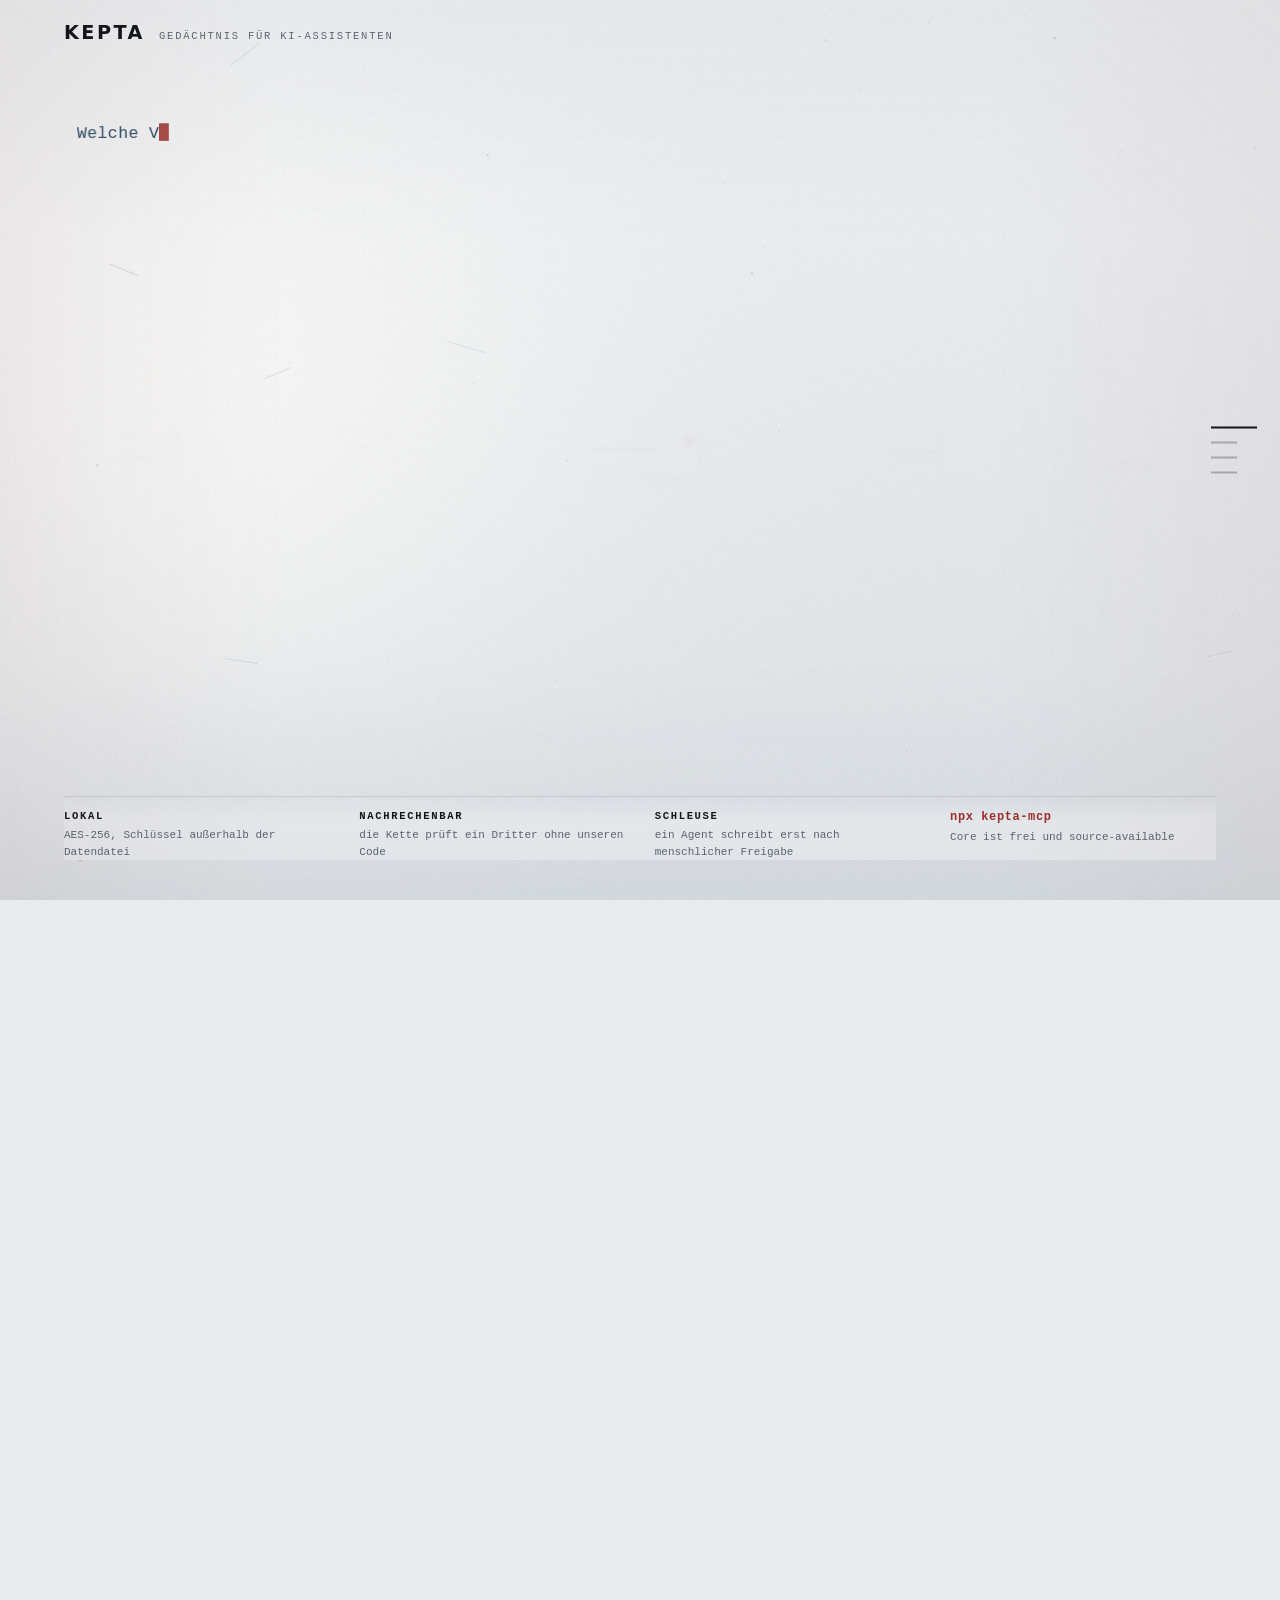
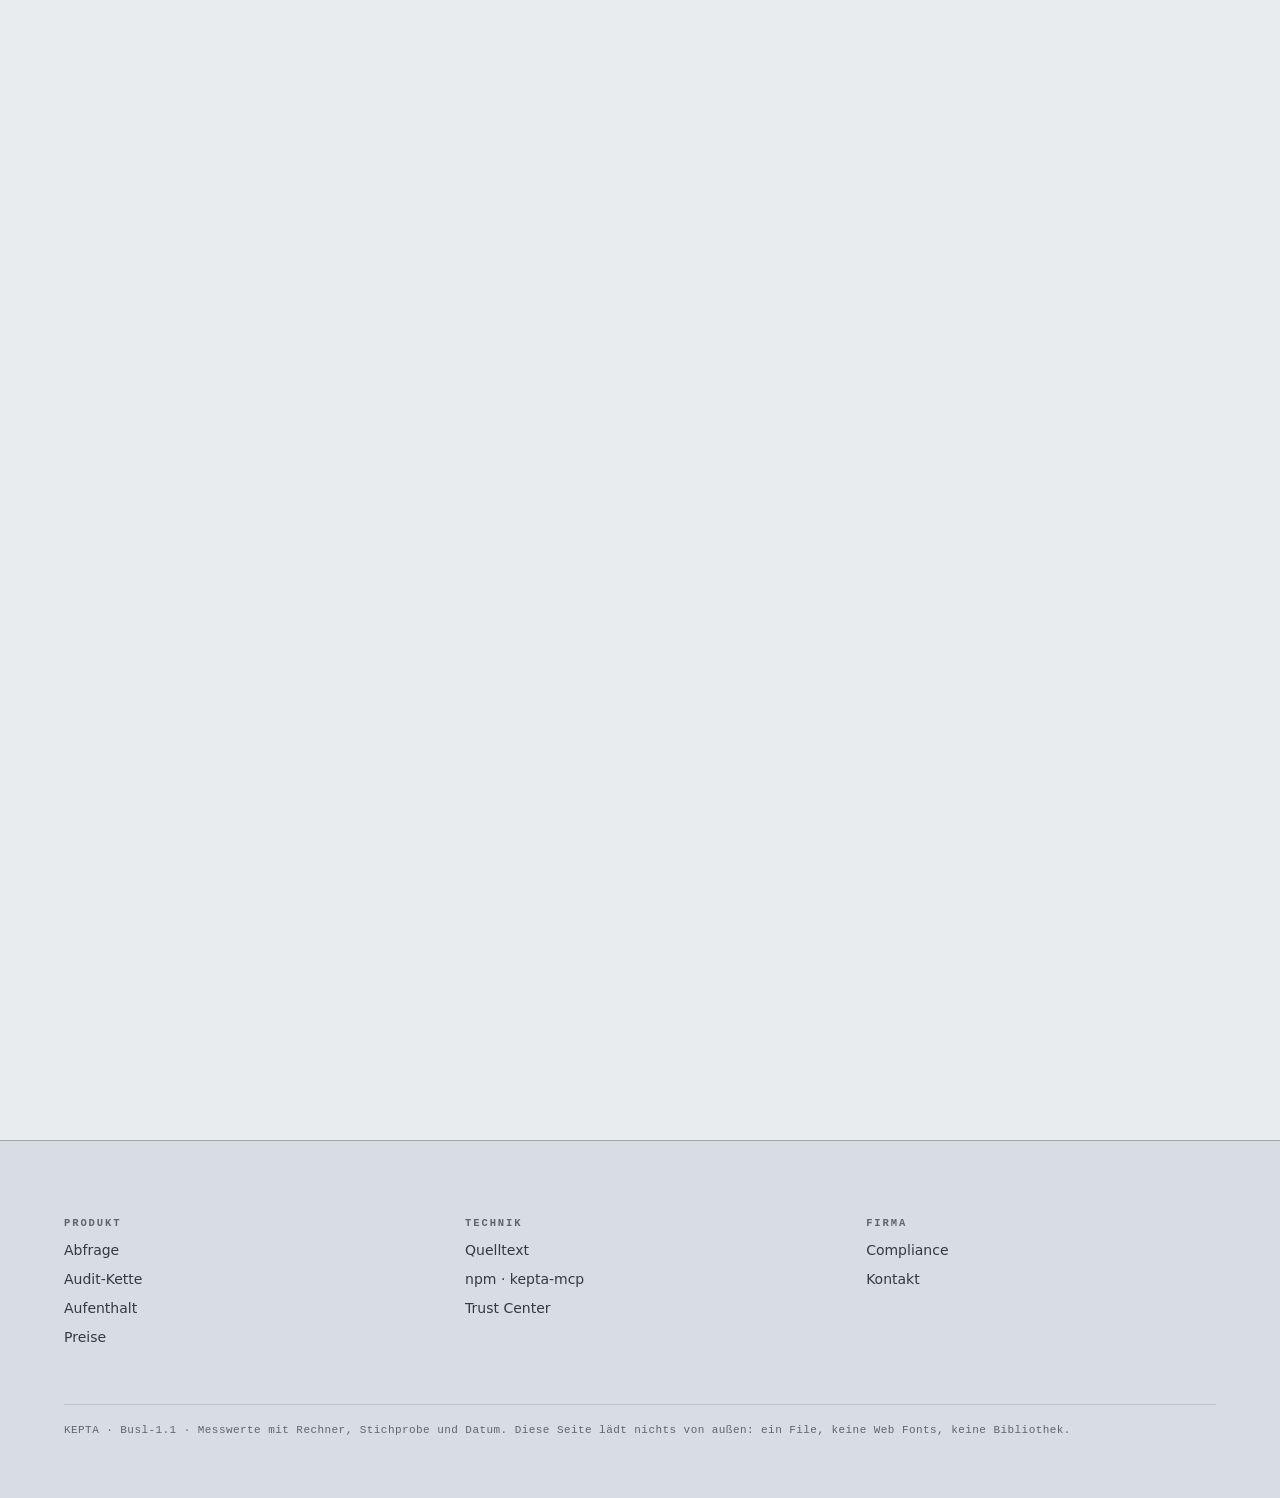
<file: erinnerung.html>
<!DOCTYPE html>
<html lang="de">
<head>
<meta charset="utf-8">
<meta name="viewport" content="width=device-width, initial-scale=1">
<title>KEPTA — Sie fragt. Es antwortet.</title>
<meta name="description" content="KEPTA ist das Gedächtnis für KI-Assistenten. Lokal, verschlüsselt, mit einer Audit-Kette, die ein Dritter nachrechnet. Core frei, Enterprise nach Vertrag.">
<meta name="theme-color" content="#eef0f2">
<meta property="og:title" content="KEPTA — Sie fragt. Es antwortet.">
<meta property="og:description" content="Gedächtnis für KI-Assistenten. Lokal, verschlüsselt, nachrechenbar.">
<meta property="og:type" content="website">
<link rel="icon" href="data:image/svg+xml,%3Csvg xmlns='http://www.w3.org/2000/svg' viewBox='0 0 32 32'%3E%3Crect width='32' height='32' rx='7' fill='%2314171a'/%3E%3Cpath d='M10 8v16M10 16l8-8M10 16l8 8' stroke='%23fbfbf9' stroke-width='2.6' stroke-linecap='round'/%3E%3C/svg%3E">
<style>
/* ==========================================================================
   KEPTA — ein Bildschirm, der den Akt des Erinnerns zeigt

   Der Held ist nicht eine Form, sondern das, was das Produkt tut: eine Frage
   stellen und die richtige Erinnerung in der richtigen Reihenfolge
   zurückgeben. Das ist zugleich kinematografisch und echt — nichts hier ist
   Dekoration über einem leeren Raum.

   null Anfragen nach draußen: keine Web Fonts, keine CDN, keine Bibliotheken,
   keine Bilder. Ein File. Der Grund ist ein analytischer Canvas, die Karten
   sind DOM im selben Raum.
   ========================================================================== */

:root{
  color-scheme:light;

  /* Ein Leseraum, kein Sonnenlicht: kühles Papier, damit das warme Weiß der
     Karte selbst die hellste Sache im Bild ist. Creme wäre die erste
     naheliegende Wahl gewesen, und die erste naheliegende Wahl ist in dieser
     Kategorie schon auf jeder zweiten Seite. */
  --raum:#e9ecef;
  --raum-tief:#d8dde3;
  --blatt:#fcfcfa;
  --blatt-fuss:#eceae2;

  --grafit:#14171a;         /* 14,4:1 auf raum */
  --grafit-2:#333940;       /*  9,1:1 */
  --still:#5d6570;          /*  5,3:1 */
  --stahl:#2c4a63;          /* Arbeitsfarbe: Rang, Zahl, Faden — 7,9:1 */
  --rost:#9c2f2a;           /* der eine Akzent: Treffer, Siegel, Fehler — 6,8:1 */
  --linie:rgba(20,23,26,.14);
  --linie-2:rgba(20,23,26,.28);

  /* Drei Rollen, drei Herkunften.
     Display = Humanist-Grotesk in großer Schnittpixelgröße: die Stimme der
     Ansage.  Inhalt = Palatino/Iowan, der Satzspiegel eines Dokuments: die
     Stimme der Erinnerung.  Nutzen = Mono: die Stimme des Protokolls.
     Ein Slab wäre der griffige Weg gewesen; er ist schon die andere Seite. */
  --display:'Avenir Next','Segoe UI Variable Display','Segoe UI',system-ui,-apple-system,'Helvetica Neue',sans-serif;
  --inhalt:'Iowan Old Style','Palatino Linotype','Book Antiqua',Palatino,Georgia,'Times New Roman',serif;
  --mono:ui-monospace,'SF Mono','Cascadia Mono','Roboto Mono',Menlo,Consolas,monospace;

  --gutter:clamp(20px,5vw,88px);
  --fs-ansage:clamp(46px,10.2vw,168px);
  --fs-akt:clamp(38px,7.4vw,116px);
  --fs-karte:clamp(17px,1.5vw,25px);

  /* Bewegungs-Persönlichkeit Premium, projektweit, nie gemischt. */
  --sig:cubic-bezier(.4,0,.2,1);
  --ein:cubic-bezier(.05,.7,.1,1);
  --aus:cubic-bezier(.4,0,1,1);
  --quick:220ms; --standard:420ms; --slow:680ms;
}

*{box-sizing:border-box}
html{scroll-behavior:smooth}
@media (prefers-reduced-motion: reduce){html{scroll-behavior:auto}}

body{
  margin:0;background:var(--raum);color:var(--grafit);
  font-family:var(--display);font-weight:400;
  -webkit-font-smoothing:antialiased;text-rendering:optimizeLegibility;
  overflow-x:hidden;
}

.skip{position:fixed;left:var(--gutter);top:-90px;z-index:90;background:var(--blatt);color:var(--grafit);
  padding:10px 16px;font:600 13px/1 var(--mono);letter-spacing:.06em;text-decoration:none;
  border:1px solid var(--grafit);transition:top var(--quick) var(--sig)}
.skip:focus{top:14px}
:focus-visible{outline:2px solid var(--rost);outline-offset:3px}

/* ---------- der Grund: ein Lichtfeld, kein Bild ----------
   Eine weiche Pfütze, die mit der Lage wandert, und Korn darüber. Kein
   Farbverlauf als Selbstzweck: die Pfütze ist dieselbe Lampe, nach der die
   Karten ihren Schatten werfen. */
#grund{position:fixed;inset:0;width:100%;height:100%;z-index:0;display:block;pointer-events:none}
.korn{position:fixed;inset:0;z-index:1;pointer-events:none;opacity:.30;mix-blend-mode:soft-light;
  background-image:url("data:image/svg+xml,%3Csvg xmlns='http://www.w3.org/2000/svg' width='160' height='160'%3E%3Cfilter id='n' color-interpolation-filters='sRGB'%3E%3CfeTurbulence type='fractalNoise' baseFrequency='.85' numOctaves='3'/%3E%3C/filter%3E%3Crect width='160' height='160' filter='url(%23n)'/%3E%3C/svg%3E")}

/* ---------- Drähte, Staub, Puls, Magnet ----------
   Vier Geräte, die zusammen aus fünf Karten ein Gedächtnis machen. */

/* Die Drähte: eine Verbindung, die sich zeichnet, ist lesbarer als jede
   Erklärung, dass etwas verbunden sei. Strichlänge = Wahrheit.
   Sie liegen HINTER den Karten — eine Linie, die durch einen Titel geht, ist
   ein Diagramm, keine Verbindung. Und sie senken sich wie ein Kabel, statt zu
   stehen: ein Bogen nach oben liest sich als Sprung, ein Hang als Bestand. */
.drhte{position:absolute;inset:0;width:100%;height:100%;overflow:visible;z-index:0;pointer-events:none}
.karten{z-index:1}
.drhte path{fill:none;stroke-linecap:round}
.drhte .sch{stroke:rgba(44,74,99,.13);stroke-width:2.2}
.drhte .kern{stroke:rgba(44,74,99,.55);stroke-width:1.2}

/* Staub: dieselbe Zahl wie die Karten, eine andere Ebene. Zwanzig Punkte,
   sechs Fasern, an drei Zahlen auf dem Träger — das Feld kostet drei
   Stil-Schreibungen pro Bild, nicht dreiundzwanzig. */
#luft{position:fixed;inset:0;z-index:2;pointer-events:none;overflow:hidden;contain:layout paint style}
#luft i{position:absolute;display:block;left:calc(var(--x,0)*100%);top:calc(var(--y,0)*100%);
  width:var(--b,2px);height:var(--b,2px);border-radius:50%;background:var(--c,var(--stahl));
  opacity:var(--o,.1);will-change:transform;
  transform:translate3d(calc(var(--r,1)*var(--px,0px)),calc(var(--r,1)*var(--py,0px)),0)
            scale(calc(.72 + var(--r,1)*var(--pw,0)*.62))}
#luft i.f{height:.9px;width:calc(var(--b,2px)*7);border-radius:99px;
  transform:translate3d(calc(var(--r,1)*var(--px,0px)),calc(var(--r,1)*var(--py,0px)),0)
            rotate(calc(var(--dr,0deg) + var(--pw,0)*var(--rr,0deg)))}
html.no-3d #luft,html:not(.js) #luft{display:none}

/* Der chromatische Puls an einer Aktgrenze: zwei versetzte Farbsäume, die über
   das Bild ziehen, für eine Viertel Sekunde. Kein durchgehender Effekt — ein
   Ereignis, das nur an der Nahtstelle auftritt. */
#puls{position:fixed;inset:0;z-index:20;pointer-events:none;opacity:0;
  background:
    linear-gradient(90deg,rgba(156,47,42,.16) 0%,rgba(156,47,42,0) 22%,rgba(156,47,42,0) 78%,rgba(156,47,42,.16) 100%),
    linear-gradient(0deg,rgba(44,74,99,.14) 0%,rgba(44,74,99,0) 26%,rgba(44,74,99,0) 74%,rgba(44,74,99,.14) 100%);
  mix-blend-mode:multiply;will-change:opacity}

/* Der Magnet: der Knopf lehnt sich zur Hand hin, und ein Glanzstreifen wandert
   über die Fläche. Beides nur auf Nähe — ein Knopf, der von selbst lockt, ist
   Werbung. */
.knopf::after{content:"";position:absolute;top:0;bottom:0;width:42%;left:-46%;pointer-events:none;
  background:linear-gradient(100deg,rgba(255,255,255,0) 0%,rgba(255,255,255,.26) 50%,rgba(255,255,255,0) 100%);
  transform:translate3d(0,0,0);transition:transform 620ms var(--sig)}
.knopf:hover::after,.knopf:focus-visible::after{transform:translate3d(340%,0,0)}

@media (prefers-reduced-motion: reduce){
  #luft,#puls{display:none!important}
  .knopf::after{display:none}
}
@media (max-width:620px){#luft{display:none}}

/* ---------- Marke und Stand ---------- */
.marke{position:fixed;left:var(--gutter);top:clamp(16px,2.6svh,30px);z-index:40;display:flex;align-items:baseline;gap:14px}
.marke b{font:700 clamp(17px,1.5vw,21px)/1 var(--display);letter-spacing:.13em;color:var(--grafit)}
.marke span{font:500 10.5px/1 var(--mono);letter-spacing:.17em;text-transform:uppercase;color:var(--still)}
@media (max-width:620px){.marke span{display:none}}

/* Die Schiene: wie weit, which Akt. Kein Text, eine Linie. */
.schiene{position:fixed;right:clamp(12px,1.8vw,28px);top:50%;transform:translateY(-50%);z-index:40;
  display:flex;flex-direction:column;gap:13px}
.schiene a{display:block;width:26px;height:2px;background:var(--linie-2);transition:width var(--standard) var(--sig),background var(--standard) var(--sig)}
.schiene a[aria-current="true"]{width:46px;background:var(--grafit)}
@media (max-width:780px){.schiene{display:none}}

/* ---------- der Raum ---------- */
main{position:relative;z-index:2}
.akt{position:relative;height:210svh;height:210vh}
.akt.kurz{height:150svh;height:150vh}
.buehne{position:sticky;top:0;height:100svh;height:100vh;overflow:hidden;isolation:isolate}
html:not(.js) .akt,html:not(.js) .akt.kurz{height:auto}
html:not(.js) .buehne{position:relative;height:auto;min-height:100svh;padding:120px 0}

/* ---------- die Karten: DOM im selben Raum wie das Licht ---------- */
.feld{position:absolute;inset:0;perspective:1500px;perspective-origin:50% 44%}
.karten{position:absolute;inset:0;transform-style:preserve-3d;pointer-events:none}
.karte{position:absolute;left:0;top:0;transform-origin:50% 50%;will-change:transform,opacity;opacity:0;
  width:var(--kw,232px);
  background:linear-gradient(158deg,var(--blatt) 0%,#f5f4ef 46%,var(--blatt-fuss) 100%);
  border:1px solid rgba(20,23,26,.30);border-radius:2px;
  padding:1.05em 1em 1.15em;
  box-shadow:inset 0 1px 0 rgba(255,255,255,.96),
             .85em 1.25em 1.9em -.85em rgba(20,23,26,.40),
             .05em .09em .18em -.02em rgba(20,23,26,.32)}
.karte .herkunft{display:block;font:600 9.5px/1.3 var(--mono);letter-spacing:.15em;text-transform:uppercase;color:var(--still)}
.karte .titel{display:block;margin-top:.55em;font-family:var(--inhalt);font-weight:600;
  font-size:var(--fs-karte);line-height:1.15;letter-spacing:-.012em;color:var(--grafit)}
.karte .rang{display:block;margin-top:.9em;height:2px;border-radius:2px;background:rgba(44,74,99,.16);overflow:hidden}
.karte .rang i{display:block;height:100%;width:var(--rang,50%);background:var(--stahl);
  transform:scaleX(0);transform-origin:0 50%;will-change:transform}
.karte .wert{display:block;margin-top:.5em;font:500 10.5px/1 var(--mono);letter-spacing:.05em;color:var(--stahl)}
.karte .wert b{font-weight:600;color:var(--grafit)}
/* Der Treffer: als Einzige trägt sie das Siegel und die Herkunft in Rost. */
.karte.treffer{border-color:rgba(156,47,42,.42)}
.karte.treffer .herkunft{color:var(--rost)}
.siegel{position:absolute;width:2.15em;height:1.95em;right:.75em;top:.7em;transform:scale(var(--press,1));
  background:radial-gradient(62% 58% at 38% 34%,#b45452 0%,var(--rost) 52%,#6d2020 100%);
  border-radius:47% 53% 56% 44% / 52% 47% 53% 48%;
  box-shadow:inset 0 1px 1px rgba(255,255,255,.34),.1em .14em .3em -.1em rgba(20,23,26,.5)}
.siegel::after{content:"";position:absolute;left:.5em;top:.55em;width:1.05em;height:.78em;border-radius:50%;
  border:.09em solid rgba(255,255,255,.42);border-top-color:transparent}

/* ---------- der Suchstrahl ---------- */
.strahl{position:absolute;top:6%;bottom:6%;width:clamp(2px,.28vw,4px);z-index:5;pointer-events:none;
  background:linear-gradient(180deg,rgba(156,47,42,0),rgba(156,47,42,.62) 22%,rgba(156,47,42,.85) 50%,rgba(156,47,42,.62) 78%,rgba(156,47,42,0));
  box-shadow:0 0 34px 8px rgba(156,47,42,.20);opacity:0;will-change:transform,opacity}

/* ---------- die Ansage ---------- */
.ansage{position:absolute;left:var(--gutter);right:var(--gutter);top:var(--an,20%);z-index:8;
  transform:translate3d(0,-50%,0);will-change:transform,opacity;pointer-events:none}
.ansage h1,.ansage h2{margin:0;font-family:var(--display);font-weight:700;line-height:.92;letter-spacing:-.045em}
.ansage h1{font-size:var(--fs-ansage)}
.ansage h2{font-size:var(--fs-akt)}
.ansage .w{display:inline-block;will-change:transform,opacity}
.ansage .rot{color:var(--rost)}
.ansage .stahl{color:var(--stahl)}
/* Die Frage, die das System stellt: Mono, klein, mit Cursor. */
.frage{margin:0 0 clamp(14px,2.2svh,30px);font:500 clamp(12px,1.45vw,17px)/1.4 var(--mono);
  letter-spacing:.02em;color:var(--stahl)}
.frage .q{display:inline-block;white-space:pre-wrap}
.frage .cur{display:inline-block;width:.55em;height:1.05em;vertical-align:-.16em;background:var(--rost);opacity:.85}

/* ---------- der Belegstreifen ---------- */
.beleg{position:absolute;left:var(--gutter);right:var(--gutter);bottom:clamp(24px,4.4svh,52px);z-index:9;
  display:grid;grid-template-columns:repeat(4,minmax(0,1fr));gap:clamp(14px,2.3vw,40px);
  padding-top:13px;border-top:1px solid var(--linie);
  background:linear-gradient(180deg,rgba(233,236,239,0) 0%,rgba(233,236,239,.93) 36%);
  font-family:var(--mono);pointer-events:none}
.beleg p{margin:0;display:flex;flex-direction:column;gap:5px;max-width:none}
.beleg b{font:600 10.5px/1.2 var(--mono);letter-spacing:.16em;text-transform:uppercase;color:var(--grafit)}
.beleg span{font:400 11px/1.5 var(--mono);color:var(--still)}
.beleg .befehl b{color:var(--rost);letter-spacing:.05em;text-transform:none;font-size:12px}
@media (max-width:1080px){.beleg{grid-template-columns:repeat(2,minmax(0,1fr));gap:13px 26px}}
@media (max-width:620px){.beleg{display:none}}

/* ---------- Akt 2 und 3: Text und Beweis, nicht Stimmung ---------- */
.satzbau{position:absolute;left:var(--gutter);right:var(--gutter);top:50%;transform:translate3d(0,-50%,0);z-index:8;
  display:grid;grid-template-columns:minmax(0,1.05fr) minmax(0,.95fr);gap:clamp(28px,5vw,80px);align-items:start}
@media (max-width:900px){.satzbau{grid-template-columns:minmax(0,1fr);gap:34px}}
.satzbau .text{max-width:34em}
.satzbau h2{margin:0 0 .5em;font-size:clamp(30px,4.6vw,62px);font-weight:700;line-height:.98;letter-spacing:-.035em}
.satzbau p{margin:0 0 1.05em;font-family:var(--inhalt);font-size:clamp(15.5px,1.5vw,20px);line-height:1.55;color:var(--grafit-2)}
.satzbau p.lede{font-size:clamp(17px,1.85vw,24px);line-height:1.45;color:var(--grafit)}
.satzbau .kz{margin:0;font:500 11px/1.7 var(--mono);letter-spacing:.05em;color:var(--still)}

/* Die Kette: echte Einträge, wie das Protokoll sie ausspuckt. */
.kette{border-top:1px solid var(--linie-2)}
.kette .z{display:grid;grid-template-columns:minmax(0,1fr) auto;gap:18px;align-items:baseline;
  padding:12px 0;border-bottom:1px solid var(--linie);font-family:var(--mono)}
.kette .z code{font-size:11.5px;letter-spacing:.01em;color:var(--grafit-2);overflow-wrap:anywhere}
.kette .z code i{font-style:normal;color:var(--rost)}
.kette .z span{font-size:10.5px;letter-spacing:.09em;color:var(--still);white-space:nowrap}
.kette .z.punkt code{color:var(--stahl)}

/* ---------- Akt 4: Angebot ---------- */
.tafel{position:absolute;left:50%;top:50%;transform:translate3d(-50%,-50%,0);z-index:8;
  width:min(1000px,88vw);will-change:transform,opacity}
.tafel-flaeche{position:relative;background:linear-gradient(168deg,var(--blatt) 0%,#f6f5f0 54%,#eae7de 100%);
  border:1px solid rgba(20,23,26,.26);border-radius:2px;
  padding:clamp(26px,3.4vw,52px) clamp(22px,3.2vw,50px) clamp(22px,2.8vw,44px);
  box-shadow:inset 0 1px 0 rgba(255,255,255,.96),0 46px 78px -50px rgba(20,23,26,.5),0 4px 12px -8px rgba(20,23,26,.28)}
.tafel-flaeche::before{content:"";position:absolute;left:0;top:0;bottom:0;width:3px;
  background:linear-gradient(180deg,var(--rost),rgba(156,47,42,0) 74%)}
.eyebrow{margin:0 0 clamp(10px,1.4vw,18px);font:600 10.5px/1 var(--mono);letter-spacing:.24em;text-transform:uppercase;color:var(--rost)}
.titel{margin:0 0 clamp(16px,2.2vw,30px);font-family:var(--display);font-weight:700;
  font-size:clamp(28px,4.2vw,58px);line-height:.98;letter-spacing:-.035em;color:var(--grafit)}
.titel em{font-style:normal;color:var(--stahl)}
.stufen{border-top:1px solid var(--linie)}
.stufe{display:grid;grid-template-columns:minmax(150px,1.1fr) minmax(78px,auto) minmax(0,2.1fr);
  gap:clamp(14px,2.4vw,38px);align-items:start;padding:clamp(16px,2.2vw,26px) 0;border-bottom:1px solid var(--linie)}
.stufe .n{font-family:var(--display);font-weight:700;font-size:clamp(19px,2.1vw,29px);letter-spacing:-.025em;line-height:1.08}
.stufe .p{font:600 12px/1.5 var(--mono);letter-spacing:.08em;text-transform:uppercase;color:var(--stahl);text-align:right}
.stufe .d{font-family:var(--inhalt);font-size:clamp(14px,1.35vw,17.5px);line-height:1.55;color:var(--grafit-2);max-width:38em}
.stufe .p .s{display:inline-block;width:1.15em;height:1.05em;vertical-align:-.14em;margin-right:.45em;
  background:radial-gradient(62% 58% at 38% 34%,#b45452 0%,var(--rost) 52%,#6d2020 100%);
  border-radius:47% 53% 56% 44% / 52% 47% 53% 48%}
@media (max-width:760px){.stufe{grid-template-columns:minmax(0,1fr);gap:8px}.stufe .p{text-align:left}}
.handlung{display:flex;flex-wrap:wrap;align-items:center;gap:clamp(14px,1.8vw,26px);margin-top:clamp(20px,2.6vw,34px)}
.knopf{position:relative;display:inline-flex;align-items:center;gap:11px;
  padding:14px 22px;background:var(--grafit);color:#fbfbf9;text-decoration:none;
  font:600 13.5px/1 var(--mono);letter-spacing:.05em;border-radius:2px;overflow:hidden;
  transition:transform 120ms var(--sig),box-shadow var(--standard) var(--sig)}
.knopf::before{content:"";position:absolute;inset:0;background:var(--stahl);transform:scaleY(0);transform-origin:0 100%;
  transition:transform var(--standard) var(--sig)}
.knopf span{position:relative}
.knopf:hover::before,.knopf:focus-visible::before{transform:scaleY(1)}
.knopf:active{transform:scale(.985)}
.knopf .s{position:relative;width:1.15em;height:1.05em;
  background:radial-gradient(62% 58% at 38% 34%,#b45452 0%,var(--rost) 52%,#6d2020 100%);
  border-radius:47% 53% 56% 44% / 52% 47% 53% 48%}
.link{position:relative;font:600 13.5px/1 var(--mono);letter-spacing:.04em;color:var(--grafit);text-decoration:none}
.link::after{content:"";position:absolute;left:0;right:0;bottom:-4px;height:1px;background:currentColor;
  transform:scaleX(0);transform-origin:0 50%;transition:transform 140ms var(--aus)}
.link:hover::after,.link:focus-visible::after{transform:scaleX(1)}
.link{transition:color var(--quick) var(--sig)}
.zeile{margin:clamp(16px,2vw,24px) 0 0;font:500 11.5px/1.6 var(--mono);letter-spacing:.03em;color:var(--still)}
.zeile b{color:var(--grafit);font-weight:600}

/* ---------- Fuß ---------- */
.schluss{position:relative;z-index:2;background:var(--raum-tief);border-top:1px solid var(--linie-2);
  padding:clamp(40px,6vw,78px) var(--gutter) clamp(30px,4vw,50px)}
.schluss .gr{display:grid;grid-template-columns:repeat(auto-fit,minmax(190px,1fr));gap:clamp(24px,4vw,60px)}
.schluss h3{margin:0 0 12px;font:600 10.5px/1 var(--mono);letter-spacing:.18em;text-transform:uppercase;color:var(--still)}
.schluss a,.schluss p{display:block;margin:0 0 8px;font-size:14px;line-height:1.5;color:var(--grafit-2);text-decoration:none}
.schluss a:hover{color:var(--rost)}
.schluss .k{margin-top:clamp(26px,4vw,48px);padding-top:16px;border-top:1px solid var(--linie);
  font:500 11px/1.7 var(--mono);letter-spacing:.04em;color:var(--still)}

/* ---------- Zustände ohne Skript, ohne WebGL, mit reduzierter Bewegung ---------- */
@keyframes heben{from{opacity:0;transform:translate3d(0,26px,0)}to{opacity:1;transform:none}}
html:not(.js) .ansage,html:not(.js) .satzbau,html:not(.js) .tafel,html:not(.js) .beleg{opacity:1!important;transform:none!important}
html:not(.js) .ansage .w,html:not(.js) .frage .q{opacity:1!important;transform:none!important}
html:not(.js) .karte{position:relative;opacity:1!important;transform:none!important;margin:0 auto 18px;width:min(320px,84vw)}
html:not(.js) .feld,html:not(.js) .strahl,html:not(.js) .schiene,html:not(.js) #grund{display:none}
html:not(.js) .buehne{display:block;padding:90px 0}
html:not(.js) .karte .rang i{transform:scaleX(1)!important}

@media (prefers-reduced-motion: reduce){
  .karte,.ansage,.tafel,.strahl,.schiene a,.knopf,.knopf::before,.link,.link::after,.karte .rang i{
    transition:opacity 120ms var(--sig)!important;animation:none!important}
  .strahl{display:none}
  /* Ruhelage: jede Karte an ihrem Ort, jede Zahl sichtbar, keine Fahrt. */
  .karte{opacity:1!important;transform:none!important}
  .karte .rang i{transform:scaleX(1)!important}
  .ansage .w{opacity:1!important;transform:none!important}
  .frage .cur{animation:none!important;opacity:.85}
}
@media (max-width:620px){
  .ansage h1{font-size:clamp(38px,11.5vw,64px)}
  .feld{display:none}
  .buehne{perspective:none}
}
</style>
</head>
<body>
<a class="skip" href="#angebot">Zum Angebot springen</a>
<canvas id="grund" aria-hidden="true"></canvas>
<div class="korn" aria-hidden="true"></div>
<div id="luft" aria-hidden="true"></div>
<div id="puls" aria-hidden="true"></div>

<div class="marke"><b>KEPTA</b><span>Gedächtnis für KI-Assistenten</span></div>

<nav class="schiene" aria-label="Akte">
  <a href="#abfrage" data-nav="0" aria-label="Akt 1: Abfrage"></a>
  <a href="#beleg" data-nav="1" aria-label="Akt 2: Beleg"></a>
  <a href="#aufenthalt" data-nav="2" aria-label="Akt 3: Aufenthalt"></a>
  <a href="#angebot" data-nav="3" aria-label="Akt 4: Angebot"></a>
</nav>

<main>

<!-- ================================================== 1 · DIE ABFRAGE -->
<section class="akt" id="abfrage"><div class="buehne" data-bu="0">
  <div class="feld">
    <div class="strahl" data-strahl aria-hidden="true"></div>
    <svg class="drhte" data-drhte aria-hidden="true"></svg>
    <div class="karten" data-karten="0">
      <article class="karte treffer" data-karte="0,0">
        <span class="herkunft">var-b.md · 02.09.</span>
        <span class="titel">Variante B, freigegeben</span>
        <span class="rang" aria-hidden="true"><i></i></span>
        <span class="wert">Rang <b>0.94</b> · 3 Belege</span>
        <span class="siegel" aria-hidden="true"></span>
      </article>
      <article class="karte" data-karte="0,1"><span class="herkunft">mail-7c11.eml · 28.08.</span><span class="titel">Termin umgeworfen</span><span class="rang" aria-hidden="true"><i></i></span><span class="wert">Rang <b>0.71</b></span></article>
      <article class="karte" data-karte="0,2"><span class="herkunft">konsole.tsx · 30.08.</span><span class="titel">Die Konsole zieht</span><span class="rang" aria-hidden="true"><i></i></span><span class="wert">Rang <b>0.58</b></span></article>
      <article class="karte" data-karte="0,3"><span class="herkunft">notiz-2f9.md · 21.06.</span><span class="titel">Fundnotiz, alt</span><span class="rang" aria-hidden="true"><i></i></span><span class="wert">Rang <b>0.33</b></span></article>
      <article class="karte" data-karte="0,4"><span class="herkunft">var-a.md · 14.06.</span><span class="titel">Variante A</span><span class="rang" aria-hidden="true"><i></i></span><span class="wert">Rang <b>0.12</b> · ersetzt</span></article>
    </div>

    <div class="ansage" style="--an:29%">
      <p class="frage"><span class="q" data-frage>Welche Variante haben wir freigegeben?</span><span class="cur" aria-hidden="true"></span></p>
      <h1><span class="z"><span class="w">Sie</span> <span class="w">fragt.</span></span><br><span class="z"><span class="w">Es</span> <span class="w">antwortet.</span></span></h1>
    </div>
    <!-- Der Streifen ist ein Kind der Bühne, nicht der Ansage: sonst hängt sein
         Boden am Kasten einer Zeile, die ihn sonst halb deckt. -->
    <div class="beleg" aria-label="Was sich nachprüfen lässt">
      <p><b>lokal</b><span>AES-256, Schlüssel außerhalb der Datendatei</span></p>
      <p><b>nachrechenbar</b><span>die Kette prüft ein Dritter ohne unseren Code</span></p>
      <p><b>Schleuse</b><span>ein Agent schreibt erst nach menschlicher Freigabe</span></p>
      <p class="befehl"><b>npx kepta-mcp</b><span>Core ist frei und source-available</span></p>
    </div>
  </div>
</div></section>

<!-- ================================================== 2 · DER BELEG -->
<section class="akt kurz" id="beleg"><div class="buehne" data-bu="1">
  <div class="satzbau" data-bu-in="1">
    <div class="text">
      <h2>Nicht <span class="stahl">behauptet</span>,<br>sondern vorgerechnet.</h2>
      <p class="lede">Jede Änderung an einer Erinnerung hinterlässt einen Eintrag, und die Einträge greifen ineinander: wer den letzten hat, kann den ganzen Weg zurück prüfen.</p>
      <p>Ein Prüfer braucht dafür keinen Zugang zu KEPTA und kein Vertrauen in uns. Er braucht die Datei und einen Hash. Genau so legt ein Revisionsbericht eine Prüfsumme aus.</p>
      <p class="kz">Der Nachlauf auf diesem Bestand: 108 Einträge, 105–110 ms. Kein Zielbestandsversprechen — eine Messung mit Rechner und Datum.</p>
    </div>
    <div class="kette" aria-label="Die letzten Einträge der Kette">
      <div class="z"><code>#107 · <i>9f2c…</i> ← 2a17 · var-b.md freigegeben</code><span>02.09.2026 14:07</span></div>
      <div class="z"><code>#106 · <i>2a17…</i> ← c4e0 · Schleuse: freigegeben von D.T.</code><span>02.09.2026 14:07</span></div>
      <div class="z"><code>#105 · <i>c4e0…</i> ← 81bb · var-b.md angelegt (Agent)</code><span>02.09.2026 13:52</span></div>
      <div class="z"><code>#104 · <i>81bb…</i> ← 5d31 · var-a.md ersetzt durch var-b.md</code><span>02.09.2026 13:52</span></div>
      <div class="z punkt"><code>#103 · <i>5d31…</i> ← 0000 · Kette begonnen</code><span>14.06.2026 09:18</span></div>
    </div>
  </div>
</div></section>

<!-- ============================================ 3 · DER AUFENTHALT -->
<section class="akt kurz" id="aufenthalt"><div class="buehne" data-bu="2">
  <div class="satzbau" data-bu-in="2">
    <div class="text">
      <h2>Es bleibt, wo<br>deine <span class="stahl">Akten</span> sind.</h2>
      <p class="lede">KEPTA läuft auf deiner Hardware. Die Erinnerungen verlassen den Rechner des Mandanten nicht — auch dann nicht, wenn das Modell in der Cloud rechnet.</p>
      <p>Der Schlüssel liegt neben den Daten, nicht darin. Ein Agent darf lesen, aber erst ein Mensch entscheidet, dass etwas gilt. Und weil alles lokal ist, ist auch die Wiederherstellung lokal: ein Zeitpunkt, eine Datei, fertig.</p>
      <p class="kz">Container auf eigener Hardware, air-gap möglich. AVV und §203-Nachweis auf Anfrage.</p>
    </div>
    <div class="kette" aria-label="Was lokal bleibt">
      <div class="z"><code>~/.kepta/kepta.db</code><span>verschlüsselt</span></div>
      <div class="z"><code>~/.kepta/key</code><span>außerhalb, 0600</span></div>
      <div class="z"><code>audit.jsonl</code><span>anhängbar, prüfbar</span></div>
      <div class="z"><code>writePolicy: review</code><span>Menschenschleuse</span></div>
      <div class="z punkt"><code>asOf("2026-09-02T14:07")</code><span>Wiederherstand</span></div>
    </div>
  </div>
</div></section>

<!-- ================================================== 4 · DAS ANGEBOT -->
<section class="akt kurz" id="angebot"><div class="buehne" data-bu="3">
  <div class="tafel" data-tafel>
    <div class="tafel-flaeche">
      <p class="eyebrow">Angebot</p>
      <h2 class="titel">Zwei Stufen.<br><em>Eine Erinnerung, die bleibt.</em></h2>
      <div class="stufen">
        <div class="stufe">
          <div class="n">KEPTA Core</div>
          <div class="p">0 €</div>
          <div class="d">Die App und der Memory-Layer für Claude, Cursor und jeden MCP-Client. Tageslimiten, source-available, alles bleibt auf deinem Rechner.</div>
        </div>
        <div class="stufe">
          <div class="n">KEPTA Enterprise</div>
          <div class="p"><span class="s" aria-hidden="true"></span>nach Vertrag</div>
          <div class="d">Mandanten, fortgeschriebene Audit-Kette, Menschenschleuse vor jedem Agent-Schreibzugriff, Wiederherstand auf einen Zeitpunkt. Container auf eigener Hardware, air-gap möglich.</div>
        </div>
      </div>
      <div class="handlung">
        <a class="knopf" href="https://github.com/DamianTodorovic/kepta/releases/latest" rel="noopener">
          <span class="s" aria-hidden="true"></span><span>App herunterladen</span>
        </a>
        <a class="link" href="trust.html">Enterprise anfragen</a>
      </div>
      <p class="zeile">oder <b>npx kepta-mcp</b> — ein Befehl, die Memory kommt auf deinem Rechner hoch</p>
    </div>
  </div>
</div></section>

</main>

<footer class="schluss">
  <div class="gr">
    <div><h3>Produkt</h3><a href="#abfrage">Abfrage</a><a href="#beleg">Audit-Kette</a><a href="#aufenthalt">Aufenthalt</a><a href="#angebot">Preise</a></div>
    <div><h3>Technik</h3><a href="https://github.com/DamianTodorovic/kepta" rel="noopener">Quelltext</a><a href="https://www.npmjs.com/package/kepta-mcp" rel="noopener">npm · kepta-mcp</a><a href="trust.html">Trust Center</a></div>
    <div><h3>Firma</h3><a href="trust.html">Compliance</a><a href="#angebot">Kontakt</a></div>
  </div>
  <p class="k">KEPTA · Busl-1.1 · Messwerte mit Rechner, Stichprobe und Datum. Diese Seite lädt nichts von außen: ein File, keine Web Fonts, keine Bibliothek.</p>
</footer>

<script>
(function(){
"use strict";
var R=document.documentElement; R.classList.add("js");
var MQ=window.matchMedia?window.matchMedia("(prefers-reduced-motion: reduce)"):{matches:false};
var REDUCE=MQ.matches;

function cl(v,a,b){return v<a?a:(v>b?b:v);}
function seg(p,a,b){return cl((p-a)/Math.max(b-a,1e-6),0,1);}
function mix(a,b,t){return a+(b-a)*t;}
/* Premium: Signatur in beide Enden mit null Geschwindigkeit auslaufend,
   Eingang verzögernd, Ausgang beschleunigend. Kein Überschwingen, nirgends. */
function K_SIG(t){t=cl(t,0,1);return t<.5?4*t*t*t:1-Math.pow(-2*t+2,3)/2;}
function K_EIN(t){t=cl(t,0,1);return 1-Math.pow(1-t,4);}
function K_AUS(t){t=cl(t,0,1);return t*t;}
function K_SCH(t){t=cl(t,0,1);return .5-.5*Math.cos(Math.PI*t);}

/* ==================================================== DER GRUND (WebGL2)
   Eine Pfütze warmen Lichts auf kühlem Papier, die mit der Lage wandert, und
   ein Horizont, der sich senkt. Analytisch, eine Zeichnung, keine Textur —
   dasselbe Licht, nach dem die Karten ihren Schatten werfen. */
var cvs=document.getElementById("grund"), gl=null, prog=null, U={}, ok=false, DPR=1, W=1, H=1;
var VS="#version 300 es\nvoid main(){vec2 p=vec2(float((gl_VertexID<<1)&2),float(gl_VertexID&2));gl_Position=vec4(p*2.0-1.0,0.0,1.0);}";
var FS=[
"#version 300 es","precision highp float;","out vec4 O;",
"uniform vec2 uRes;","uniform vec2 uLamp;","uniform float uPool;","uniform float uHoriz;","uniform float uKalt;",
"float hash(vec2 p){p=fract(p*vec2(233.34,851.73));p+=dot(p,p+23.45);return fract(p.x*p.y);}",
"void main(){",
"  vec2 uv=gl_FragCoord.xy/uRes;",
"  float asp=uRes.x/max(uRes.y,1.0);",
"  vec2 d=(uv-uLamp)*vec2(asp,1.0);",
"  float pool=exp(-dot(d,d)/max(uPool*uPool,0.0004));",
   /* zwei tiefe kühle Lagen statt eines Verlaufs: das Papier darf oben
      kälter sein als unten, sonst wirkt die Fläche ausgeleuchtet wie ein
      Produktfoto. */
"  vec3 base=mix(vec3(0.847,0.867,0.886),vec3(0.925,0.933,0.945),pow(uv.y,0.75));",
"  base=mix(base,vec3(0.976,0.976,0.965),pool*0.72);",
"  float h=smoothstep(0.30,0.62,uv.y+uHoriz);",
"  base=mix(base,base*vec3(0.988,0.992,1.005),h*uKalt);",
"  float g=hash(gl_FragCoord.xy)*0.017-0.0085;",
"  O=vec4(base+g,1.0);",
"}"].join("\n");

function sh(t,src){var s=gl.createShader(t);gl.shaderSource(s,src);gl.compileShader(s);
  if(!gl.getShaderParameter(s,gl.COMPILE_STATUS)){throw new Error(gl.getShaderInfoLog(s));}return s;}
function start(){
  try{gl=cvs.getContext("webgl2",{antialias:false,alpha:false,depth:false,stencil:false,powerPreference:"high-performance"});}catch(e){gl=null;}
  if(!gl){ok=false;return;}
  try{
    var p=gl.createProgram();gl.attachShader(p,sh(gl.VERTEX_SHADER,VS));gl.attachShader(p,sh(gl.FRAGMENT_SHADER,FS));
    gl.linkProgram(p);if(!gl.getProgramParameter(p,gl.LINK_STATUS))throw new Error(gl.getProgramInfoLog(p));
    prog=p;gl.useProgram(p);gl.bindVertexArray(gl.createVertexArray());
    ["uRes","uLamp","uPool","uHoriz","uKalt"].forEach(function(n){U[n]=gl.getUniformLocation(p,n);});
    ok=true;
  }catch(e){ok=false;gl=null;}
}
function zeichnen(){
  if(!ok)return;
  gl.viewport(0,0,cvs.width,cvs.height);
  gl.uniform2f(U.uRes,cvs.width,cvs.height);
  gl.uniform2f(U.uLamp,lampx,1-lampy);
  gl.uniform1f(U.uPool,pool);
  gl.uniform1f(U.uHoriz,horiz);
  gl.uniform1f(U.uKalt,kalt);
  gl.drawArrays(gl.TRIANGLES,0,3);
}
function groesse(){
  DPR=Math.min(window.devicePixelRatio||1,2);
  W=cvs.clientWidth||window.innerWidth; H=cvs.clientHeight||window.innerHeight;
  cvs.width=Math.max(1,Math.round(W*DPR)); cvs.height=Math.max(1,Math.round(H*DPR));
  zeichnen();
}

/* =============================================================== DER TAKT
   Eine Zahl pro Akt, aus der Dokumentlage. Alles, was sich bewegt, ist eine
   Funktion davon — nichts hier spielt eine Animation ab, wenn eine Schwelle
   überschritten wird. */
var akte=[].slice.call(document.querySelectorAll(".akt"));
var ST=akte.map(function(a){return a.offsetTop;});
var HOEHE=akte.map(function(a){return Math.max(1,a.offsetHeight-window.innerHeight);});
function lage(){
  var y=window.pageYOffset||R.scrollTop||0, out=[];
  /* Der Weg einer Bühne ist nicht ihre Höhe, sondern ihre KLAMMERLÄNGE: eine
     Bühne von 210 Bildschirmen hält 100 fest und wandert die letzten 110 mit.
     Über die Höhe gerechnet lief die Choreografie bis zum Ende des Akts, während
     die Bühne selbst schon ab 990 px nach oben davon zog — die Karten sind im
     Bild verschwunden, obwohl ihr Takt noch bei 0,46 stand. */
  var vh=window.innerHeight;
  for(var i=0;i<4;i++){
    var a=(i<3?ST[i+1]-ST[i]:Math.max(1,R.scrollHeight-ST[i]))-vh;
    out.push(cl((y-ST[i])/Math.max(a,1),0,1));
  }
  return out;
}

/* ---------- die Karten von Akt 1 ----------
   Fünf Erinnerungen stehen im Raum. Der Suchstrahl wandert von links nach
   rechts; was er passiert hat, hebt sich, bekommt Rang und Balken. Die
   Erstplatzierte rückt zuletzt nach vorn und dreht sich zur Leserin — das ist
   die ganze Geschichte des Produkts, und sie braucht keinen Erklärungstext.

   Die Wege stehen als Maß da, nicht als Welttiefe: eine Projektion, die
   jemand nachrechnen muss, ist hier kein Gewinn, sondern eine Quelle für
   abgeschnittene Karten. fx, Maß und Mitte lassen sich direkt lesen. */
var KARTE=[
  {fx:.500,s0:.34,s1:1.00,y0:.498,y1:.672,rot:-0.8,treffer:1,breit:330,atem:0.92,ph:0.0},
  {fx:.112,s0:.26,s1:.56,y0:.490,y1:.556,rot:-5.0,breit:214,atem:1.24,ph:1.7},
  {fx:.286,s0:.22,s1:.47,y0:.484,y1:.530,rot:-2.4,breit:204,atem:1.05,ph:3.1},
  {fx:.714,s0:.22,s1:.47,y0:.484,y1:.530,rot: 2.4,breit:204,atem:1.36,ph:4.6},
  {fx:.888,s0:.26,s1:.56,y0:.490,y1:.556,rot: 5.0,breit:214,atem:1.12,ph:5.9}
];
/* Die Brennebene liegt beim Maß des Treffers: was davon weg ist — ob ferne
   Vorgeschichte oder schon wieder entfernte Nachbarkarte — fällt unscharf ab. */
var BRENNE=1.00;
/* Zeigernähe und die eine Uhr, die nie stillsteht. */
var MX=0,MY=0,MXT=0,MYT=0,ZEIT=0;
var KNOTEN=[].slice.call(document.querySelectorAll('[data-karte^="0,"]'));
KNOTEN.forEach(function(el,i){
  var s=KARTE[i]; if(!s){el._s=null;return;}
  el._s=s;
  el.style.setProperty("--kw",s.breit+"px");
  el._balk=el.querySelector(".rang i");
});
/* Maß und Größe einmal messen, nicht im Takt: ein offsetWidth pro Bild am
   skalierten Knoten erzwingt ein Layout, und das ist genau die Zahl, die
   später als „die Seite leistet sich 1,1 Layouts pro Bild" wieder auftaucht. */
function ausmessen(){
  for(var i=0;i<KNOTEN.length;i++){
    var el=KNOTEN[i];
    el._w=el.offsetWidth; el._h=el.offsetHeight;
  }
}
var STRAHL=document.querySelector("[data-strahl]");

/* ---------- die Karte ----------
   Drei Dinge machen den Unterschied zwischen einem lebendigen Bild und einem
   stehenden, und alle drei sind hier:
     atmen  — jede Karte kippt und steigt auf einer eigenen, langsamen Sinus-
              zeit. Nichts kommt je zur Ruhe; ein Bild, das anhält und auf den
              nächsten Scroll wartet, ist eine Diashow.
     atmen  — die Nähe bewegt sich mehr als die Ferne, und der Zeiger neigt
              das ganze Feld. Wer die Hand bewegt, bewegt den Raum.
     scharf — Schärfentiefe: nur, was in der Brennebene steht, ist klar. Der
              Treffer zieht die Schärfe an sich, wenn er nach vorn kommt. */
function stellen(el,s,q,an,zeit){
  if(!s||!el._w)return;
  var ww=window.innerWidth, hh=window.innerHeight;
  var e=REDUCE?1:K_SCH(cl(q*1.25,0,1));
  var sk=mix(s.s0,s.s1,e);
  var yc=mix(s.y0,s.y1,e);
  /* Heben ist der Moment, in dem der Strahl vorüber ist. */
  var lift=an==null?1:K_EIN(cl(an,0,1));
  var rot=s.rot*mix(1,.25,lift);
  var x=s.fx*ww-el._w/2, y=yc*hh-el._h/2-lift*12;

  if(!REDUCE){
    /* Die Atmung: 0,55° Kippen und 5 px Steigen über 4 bis 6 Sekunden. Klein
       genug, dass niemand sie als Bewegung liest, groß genug, dass das Bild
       nie stehen bleibt. */
    var at=Math.sin(zeit*s.atem+s.ph);
    rot+=at*0.55;
    y +=at*5;
    x +=at*3;
    /* Zeigernähe: die vordere Karte wandert am weitesten — perspektivisch
       richtig, weil dieselbe Windeviation in der Nähe mehr Bildpixel kostet. */
    var hebe=(1.15-sk);
    x +=MX*26*hebe;  y +=MY*16*hebe;
  }

  el.style.transform="translate3d("+x.toFixed(1)+"px,"+y.toFixed(1)+"px,0) scale("+
    sk.toFixed(4)+") rotateZ("+rot.toFixed(2)+"deg)";
  el.style.opacity=(cl(q*3.4,0,1)*mix(.30,1,lift)).toFixed(3);
  if(el._balk) el._balk.style.transform="scaleX("+K_SIG(cl(lift*1.15,0,1)).toFixed(4)+")";

  /* Schärfentiefe, in halben Pixeln gestuft: ein filter, der jeden Bild neu
     gerechnet wird, wäre ein Paint pro Bild — gestuft ändert er sich ein
     handful Mal pro Sekunde und die Kante bleibt weich. */
  var uns=REDUCE?0:Math.min(7,Math.abs(sk-BRENNE)*7.6);
  var bq=Math.round(uns*2)/2;
  if(el._bf!==bq){el._bf=bq; el.style.filter=bq?"blur("+bq+"px)":"none";}
  /* Die Mitte, die die Drähte brauchen: nach der Übersetzung liegt sie bei
     halb Breite, halb Höhe — die Skalierung dreht um denselben Punkt, also
     ändert sie nichts an der Mitte. */
  el._cx=x+el._w/2; el._cy=y+el._h/2;
}

/* ---------- die Drähte ----------
   Vier Bahnen von der Gewinnerin zu den vier anderen, jede mit einem
   Gegenbogen: eine gerade Linie wäre ein Diagramm, ein Bogen ist ein Weg.
   Die Länge wird gezeichnet, nicht eingeblendet — stroke-dashoffset, über
   die Lage, während der Strahl vorübergeht. */
var DRHTE=document.querySelector("[data-drhte]");
var BAHN=[];
if(DRHTE){
  for(var db=0;db<4;db++){
    var p=document.createElementNS("http://www.w3.org/2000/svg","path");
    p.setAttribute("class","sch"); DRHTE.appendChild(p);
    var q=document.createElementNS("http://www.w3.org/2000/svg","path");
    q.setAttribute("class","kern"); DRHTE.appendChild(q);
    BAHN.push({sch:p,kern:q,len:0});
  }
}
function drhte(ziehen){
  if(!DRHTE||!KNOTEN[0]||!KNOTEN[0]._cx)return;
  var hx=KNOTEN[0]._cx, hy=KNOTEN[0]._cy;
  for(var i=1;i<5;i++){
    var el=KNOTEN[i], b=BAHN[i-1]; if(!el||!el._cx||!b)continue;
    var dx=el._cx-hx, dy=el._cy-hy;
    /* Der Hang: der Mittelpunkt sinkt um sieben Prozent der Spannweite. Eine
       Sehne wäre ein Diagramm; ein Kabel, das durchhängt, ist etwas, das
       tatsächlich zwischen zwei Dingen spannt. */
    var d=Math.max(1,Math.hypot(dx,dy));
    var mx=(hx+el._cx)/2, my=(hy+el._cy)/2+d*0.07;
    var pf="M"+hx.toFixed(1)+" "+hy.toFixed(1)+" Q"+mx.toFixed(1)+" "+my.toFixed(1)+
           " "+el._cx.toFixed(1)+" "+el._cy.toFixed(1);
    if(b._d!==pf){b._d=pf;b.sch.setAttribute("d",pf);b.kern.setAttribute("d",pf);b.len=d*1.12;
      b.kern.setAttribute("stroke-dasharray",b.len.toFixed(1));
      b.sch.setAttribute("stroke-dasharray",b.len.toFixed(1));}
    /* Zeichnen: die Hülle liegt schon da, der Kern zieht darüber — zwei
       Striche, ein Vorgang, und die Verbindung wird sichtbar, statt erklärt. */
    var z=ziehen[i-1];
    b.sch.style.opacity=(Math.min(1,z*3)*0.9).toFixed(3);
    b.kern.style.strokeDashoffset=(b.len*(1-K_SIG(z))).toFixed(1);
    b.kern.style.opacity=z>0.02?"1":"0";
  }
}

/* ---------- die Ansage ----------
   Die Frage tippt; die Zeile steht darunter und wird von der Fahrt durchfahren. */
var WORTE=[];
[].slice.call(document.querySelectorAll(".ansage .z")).forEach(function(z){
  [].slice.call(z.querySelectorAll(".w")).forEach(function(w){WORTE.push(w);});
});
var FRAGE=document.querySelector("[data-frage]");
var FRAGE_TEXT=FRAGE?FRAGE.textContent:"";
var TAFEL=document.querySelector("[data-tafel]");
var ANS=document.querySelector('[data-bu="0"] .ansage');

function ansage(q){
  if(FRAGE){
    var n=REDUCE?FRAGE_TEXT.length:Math.round(cl(q/0.16,0,1)*FRAGE_TEXT.length);
    var t=FRAGE_TEXT.slice(0,n);
    if(FRAGE._t!==t){FRAGE._t=t;FRAGE.textContent=t;}
  }
  if(REDUCE) return;
  /* Wort für Wort, 46 ms Abstand, auf die Lage umgerechnet: eine monotone
     Kurve mit fester Phasenverschiebung, also überholt sich kein Wort. */
  for(var i=0;i<WORTE.length;i++){
    var a=K_EIN(cl((q-0.10-i*0.035)/0.20,0,1));
    WORTE[i].style.opacity=a.toFixed(3);
    WORTE[i].style.transform=a>=1?"translate3d(0,0,0)":"translate3d(0,"+mix(24,0,a).toFixed(2)+"px,0)";
  }
}

/* ---------- der Staub ---------- */
var LUFT=document.getElementById("luft");
if(LUFT && !REDUCE) (function staub(){
  var z=20261006;
  function w(){ z=(z*1664525+1013904223)>>>0; return z/4294967296; }
  function zw(a,b){ return (a+(b-a)*w()).toFixed(3); }
  function feld(n,fn){
    var f=document.createDocumentFragment();
    for(var i=0;i<n;i++){var e=document.createElement("i");fn(e,i);f.appendChild(e);}
    LUFT.appendChild(f);
  }
  feld(22,function(e){e.style.cssText="--x:"+zw(0,1)+";--y:"+zw(0,1)+";--b:"+zw(1.6,3.4)+"px;--r:"+zw(.25,.9)+";--o:"+zw(.08,.22);});
  feld(6,function(e){e.className="f";e.style.cssText="--x:"+zw(0,1)+";--y:"+zw(0,1)+";--b:"+zw(3,6)+"px;--r:"+zw(.5,1.1)+";--o:"+zw(.09,.18)+";--dr:"+zw(-40,40)+"deg;--rr:"+zw(-26,26)+"deg";});
})();
var LUX=0,LUY=0,LX=0,LY=0;
function schreibLuft(q){
  if(!LUFT)return;
  /* Einlangsames Driften auf der Uhr plus der eigentlichen Fahrt: die Luft
     zieht, auch wenn niemand scrollt. */
  LX=mix(LX,Math.sin(ZEIT*0.21)*22+(q-0.5)*150,0.06);
  LY=mix(LY,-q*300+Math.cos(ZEIT*0.17)*16,0.06);
  if(LUX!==LX.toFixed(1)){LUX=LX.toFixed(1);LUFT.style.setProperty("--px",LUX+"px");}
  if(LUY!==LY.toFixed(1)){LUY=LY.toFixed(1);LUFT.style.setProperty("--py",LUY+"px");}
  LUFT.style.setProperty("--pw",cl(q,0,1).toFixed(4));
}

/* ---------- der chromatische Puls ----------
   Nur an der Nahtstelle zwischen zwei Akten, eine Viertel Sekunde lang. Eine
   Dauerwirkung wäre ein Filter; ein Ereignis an der Grenze ist ein Schnitt,
   den man sieht, ohne dass er einer ist. */
var PULS=document.getElementById("puls"), PULSW=0;
function puls(L){
  if(!PULS)return;
  /* Die Kante: wie nah irgendein Akt an seiner Übergabestelle steht. */
  var kante=1;
  for(var i=0;i<4;i++){
    var d=Math.min(Math.abs(L[i]),Math.abs(1-L[i]));
    if(L[i]>0.001&&L[i]<0.999) kante=Math.min(kante,d/0.05);
  }
  var ziel=REDUCE?0:(1-cl(kante,0,1));
  PULSW+=(ziel-PULSW)*0.18;
  var v=(PULSW*0.85).toFixed(3);
  if(PULS._o!==v){PULS._o=v;PULS.style.opacity=v;}
}

/* ---------- die Hashes, die sich dekodieren ----------
   Ein Hash, der einfach dasteht, ist eine Behauptung. Einer, der sich aus
   Zufallszeichen zu seiner endgültigen Form sortiert, zeigt den Vorgang:
   hier wurde gerechnet, nicht gesetzt. */
var Wuerfel="0123456789abcdef".split("");
function knotenHashes(){
  var out=[];
  [].slice.call(document.querySelectorAll(".kette code i")).forEach(function(el){
    out.push({el:el,end:el.textContent,an:false});
    el.textContent=el.end;
  });
  return out;
}
var HASHES=null;
function dekode(L){
  if(REDUCE)return;
  if(!HASHES)HASHES=knotenHashes();
  var q=L[1];
  for(var i=0;i<HASHES.length;i++){
    var h=HASHES[i];
    var f=cl((q-0.16-i*0.055)/0.20,0,1);
    if(f<=0||f>=1){ if(h.an&&f>=1){h.an=false;h.el.textContent=h.end;} continue; }
    var n=h.end.length, treffer=Math.floor(f*n), s="";
    for(var k=0;k<n;k++) s+= k<treffer ? h.end[k] : Wuerfel[(Math.random()*16)|0];
    h.el.textContent=s; h.an=true;
  }
}

/* ---------- die Magnete ----------
   Ein Knopf, der sich zur Hand neigt, ist eine Einladung; einer, der von
   selbst pulsiert, ist Werbung. Darum nur auf Nähe und nur mit feiner Spitze. */
var MAGNETE=[].slice.call(document.querySelectorAll(".knopf, .link"));
MAGNETE.forEach(function(el){
  if(!(window.matchMedia&&window.matchMedia("(pointer: fine)").matches))return;
  el.addEventListener("pointermove",function(e){
    if(REDUCE)return;
    var r=el.getBoundingClientRect();
    var dx=(e.clientX-(r.left+r.width/2))/Math.max(r.width/2,1);
    var dy=(e.clientY-(r.top+r.height/2))/Math.max(r.height/2,1);
    el.style.transform="translate3d("+(dx*5).toFixed(1)+"px,"+(dy*4).toFixed(1)+"px,0)";
  },{passive:true});
  el.addEventListener("pointerleave",function(){el.style.transform="";});
});

/* ---------- der Flug über die Aktgrenze ----------
   Der ausgehende Akt steigt nicht aus dem Bild, er wird von der Kamera
   überholt: ihr Maß wächst, die Ebene sinkt weg, und die kommende kommt aus der
   Tiefe auf ihr eigenes Maß zu. Ein Schnitt wäre ein Sprung in der Zahl.

   Ein Schreiber pro Element: der Ausgang wird in dieselbe Setzung gelegt, die
   auch den Eingang trägt. Zwei Stellen, die dasselbe `transform` schreiben,
   verlieren eine davon — und welche, ist die Reihenfolge im Stylesheet. */
function flugton(q){
  var aus=K_AUS(cl((q-0.80)/0.20,0,1));
  return {sk:1+0.16*aus, y:-120*aus, aus:aus};
}

var lampx=0.5,lampy=0.42,pool=0.55,horiz=0,kalt=0;

function malen(L){
  var q0=L[0], q1=L[1], q2=L[2], q3=L[3];

  /* Akt 1: Lampe folgt dem Strahl, der Strahl wandert über das Feld. */
  var sweep=REDUCE?1:K_SCH(cl((q0-0.14)/0.40,0,1));
  /* Die Lampe steht nie: sie wandert langsam weiter, auch wenn niemand scrollt.
     Ein Licht, das anhält, ist eine Ausleuchtung; ein Licht, das driftet, ist
     ein Raum. */
  lampx=mix(0.16,0.84,sweep)+Math.sin(ZEIT*0.13)*0.035;
  lampy=0.40+Math.cos(ZEIT*0.11)*0.022;
  pool=mix(0.40,0.62,K_SCH(q0))+Math.sin(ZEIT*0.17)*0.022;
  horiz=mix(0,.09,K_SCH(q0)); kalt=cl(q0,0,1)*.6;

  if(STRAHL){
    var sw=REDUCE?0:(q0>0.10&&q0<0.62?1:0);
    STRAHL.style.opacity=(sw*mix(0,.9,K_SCH(cl((q0-0.10)/0.06,0,1)))*mix(1,0,cl((q0-0.50)/0.12,0,1))).toFixed(3);
    STRAHL.style.transform="translate3d("+((0.16+sweep*0.68)*window.innerWidth).toFixed(1)+"px,0,0)";
  }

  /* Das ganze Feld neigt sich dem Zeiger zu — eine Bewegung, die die Karten
     nicht einzeln machen müssen, und die den Raum als Körper liest. */
  var FELDER=[].slice.call(document.querySelectorAll("[data-karten]"));
  for(var fd=0;fd<FELDER.length;fd++){
    FELDER[fd].style.transform=REDUCE?"":
      "rotateY("+(MX*2.4).toFixed(2)+"deg) rotateX("+(-MY*1.9).toFixed(2)+"deg)";
  }

  for(var i=0;i<KNOTEN.length;i++){
    var s=KNOTEN[i]._s; if(!s)continue;
    /* Der Treffer wird zuletzt berührt und hebt am längsten: der Strahl geht
       von links nach rechts, die Mitte kommt aus der Tiefe. */
    var an=REDUCE?1:K_SCH(cl((sweep-(s.fx<.4?.62:s.fx<.6?.78:.5))/0.34,0,1));
    stellen(KNOTEN[i],s,q0,an,ZEIT);
  }
  /* Die Drähte ziehen, kurz nachdem ihre Karte gehoben hat — Verbindung ist
     eine Folge, nicht eine Bedingung. */
  var ziehen=[];
  for(var zi=0;zi<4;zi++) ziehen.push(REDUCE?1:K_SIG(cl((sweep-(0.26+zi*0.10))/0.30,0,1)));
  drhte(ziehen);
  schreibLuft(q0);
  ansage(q0);

  /* Akt 2 und 3: der Text steigt, die Kette zieht sich Zeile für Zeile auf,
     und am Ende des Akts überholt die Kamera die Ebene. */
  [[q1,1],[q2,2]].forEach(function(pa){
    var bau=document.querySelector('[data-bu-in="'+pa[1]+'"]'); if(!bau)return;
    var zz=[].slice.call(bau.querySelectorAll(".kette .z"));
    var ein=REDUCE?1:K_EIN(cl((pa[0]-0.06)/0.26,0,1));
    var ft=flugton(pa[0]);
    bau.style.opacity=(ein*(1-ft.aus*0.92)).toFixed(3);
    bau.style.transform="translate3d(0,"+(mix(34,0,ein)+ft.y).toFixed(1)+"px,0) scale("+
      (mix(.985,1,ein)*ft.sk).toFixed(4)+")";
    bau.style.transformOrigin="50% 50%";
    for(var j=0;j<zz.length;j++){
      var a=REDUCE?1:K_EIN(cl((pa[0]-0.14-j*0.055)/0.22,0,1));
      zz[j].style.opacity=a.toFixed(3);
      zz[j].style.transform="translate3d("+mix(REDUCE?0:18,0,a).toFixed(1)+"px,0,0)";
    }
  });

  /* Akt 4: die Tafel trägt ihre eigene Fahrt, vier Lagen, verschiedene Wege. */
  if(TAFEL){
    var e=REDUCE?1:K_EIN(cl((q3-0.02)/0.30,0,1));
    var fahrt=REDUCE?0:K_SCH(cl(q3/1.02,0,1));
    TAFEL.style.opacity=e.toFixed(3);
    TAFEL.style.transform="translate3d(-50%,calc(-50% + "+mix(38,-22,e).toFixed(1)+"px),0) scale("+mix(.93,1,K_SCH(cl(q3/1.02,0,1))).toFixed(4)+")";
    var lag=[[".eyebrow",-13],[".titel",-7],[".handlung",6],[".zeile",9]];
    for(var k=0;k<lag.length;k++){
      var el=TAFEL.querySelector(lag[k][0]); if(!el)continue;
      el.style.transform="translate3d(0,"+(lag[k][1]*fahrt).toFixed(2)+"px,0)";
    }
    var zl=TAFEL.querySelectorAll(".stufe");
    for(var z2=0;z2<zl.length;z2++){
      var a2=REDUCE?1:K_EIN(cl((q3-0.16-z2*0.10)/0.28,0,1));
      zl[z2].style.opacity=a2.toFixed(3);
      zl[z2].style.transform="translate3d(0,"+mix(26,0,a2).toFixed(1)+"px,0)";
    }
  }
  /* Der Ausgang jeder Bühne gehört in dieselbe Setzung wie ihr Eingang. */
  var f0=flugton(q0);
  if(ANS) ANS.style.transform="translate3d(0,calc(-50% + "+f0.y.toFixed(1)+"px),0) scale("+
    (f0.sk*mix(.955,1,REDUCE?1:K_EIN(cl(q0/0.22,0,1)))).toFixed(4)+")";
  puls(L);
  dekode(L);
  zeichnen();
}

/* ---------- die Schiene ---------- */
var navs=[].slice.call(document.querySelectorAll("[data-nav]"));
function schiene(L){
  var i=0; for(var k=1;k<4;k++) if(L[k]>0.5||L[k]>L[i]) i=k;
  for(var n=0;n<navs.length;n++){
    if(n===i){if(navs[n].getAttribute("aria-current")!=="true")navs[n].setAttribute("aria-current","true");}
    else navs[n].removeAttribute("aria-current");
  }
}

/* ---------- der Takt ----------
   Zwei Dinge, die zusammen den Unterschied zwischen „lebhaft" und „stehend"
   machen:
     Trägheit  — die Lage wird nicht gelesen, sie wird gedämpft erreicht. Ein
                 Radimpuls lässt das Bild nachrollen, statt an der Zahl
                 stehen zu bleiben. Das ist das Gefühl, das alle diese Seiten
                 haben und das sich nicht aus CSS ergibt.
     eine Uhr  — der Takt läuft durch, auch ohne Scroll. Was atmet, braucht
                 eine Zeit; ein Loop, der nur bei Bewegung läuft, ist per
                 Definition eine Diashow.
   Im Hintergrund stoppt der Takt von selbst: ein Bild, das niemand sieht,
   soll keinen Rechner warm halten. */
var raf=0, letzter=0, L=[0,0,0,0];
function takt(now){
  raf=requestAnimationFrame(takt);
  if(document.hidden){letzter=0;return;}
  var dt=letzter?Math.min((now-letzter)/1000,0.05):0.016; letzter=now;
  ZEIT+=dt;
  var roh=lage(), a=REDUCE?1:(1-Math.exp(-dt/0.105));
  for(var i=0;i<4;i++){
    L[i]+=(roh[i]-L[i])*a;
    if(Math.abs(roh[i]-L[i])<2e-5) L[i]=roh[i];
  }
  var pa=REDUCE?1:(1-Math.exp(-dt/0.16));
  MX+=(MXT-MX)*pa; MY+=(MYT-MY)*pa;
  malen(L); schiene(L);
}
function startTakt(){ if(!raf) raf=requestAnimationFrame(takt); }

/* Zeigernähe nur mit feiner Spitze: auf einem Telefon ist die Berührung die
   Fahrt, und ein zweiter Eingabekanal würde gegen den Scroll kämpfen. */
if(window.matchMedia&&window.matchMedia("(pointer: fine)").matches){
  window.addEventListener("pointermove",function(e){
    MXT=(e.clientX/window.innerWidth)*2-1;
    MYT=(e.clientY/window.innerHeight)*2-1;
  },{passive:true});
}

start(); groesse(); ausmessen();
L=lage();
window.addEventListener("resize",function(){groesse();ausmessen();},{passive:true});
startTakt();

if(MQ.addEventListener) MQ.addEventListener("change",function(e){REDUCE=e.matches;});
if(!ok){document.body.classList.add("no-3d");}
})();
</script>
</body>
</html>
</file>
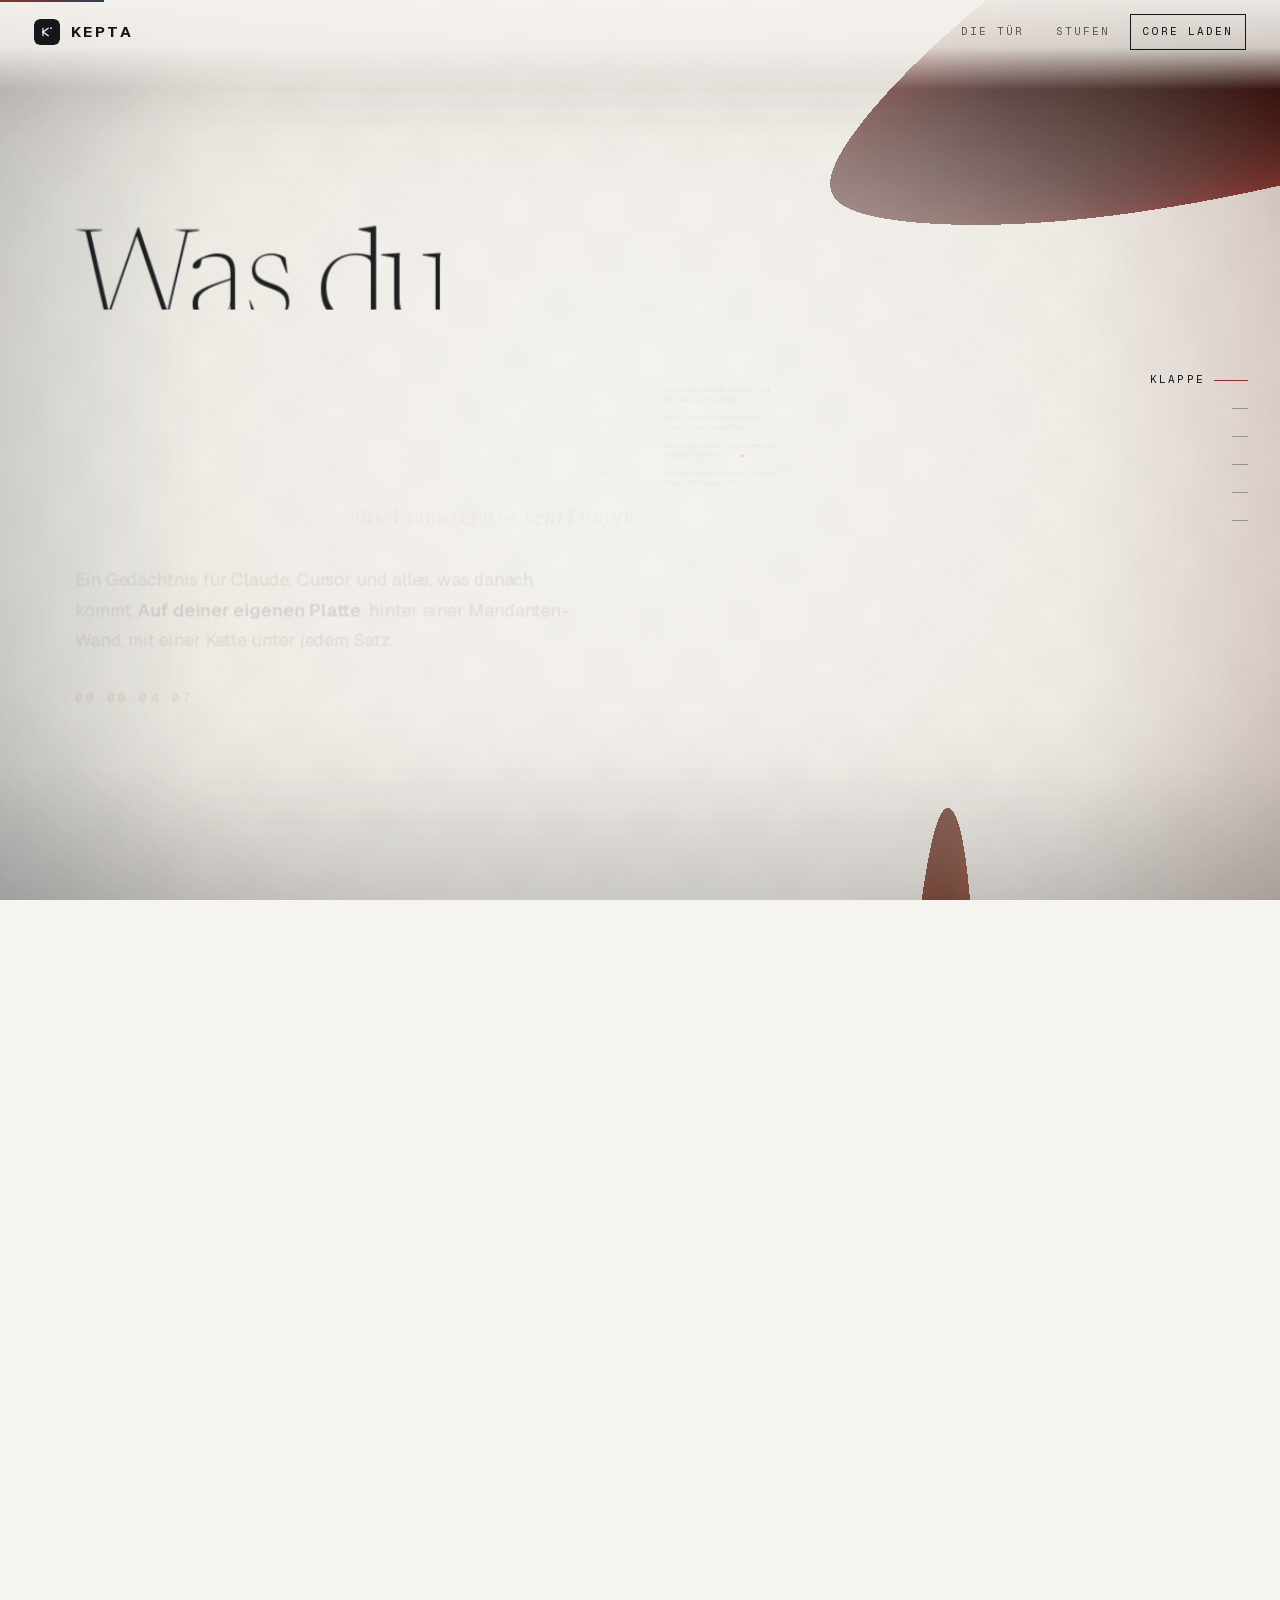
<file: film.html>
<!DOCTYPE html>
<html lang="de" class="flug">
<head>
<meta charset="utf-8">
<meta name="viewport" content="width=device-width, initial-scale=1">
<title>KEPTA — Erinnerung, die bleibt</title>
<meta name="description" content="KEPTA ist der Memory-Layer für Claude, Cursor und alles, was danach kommt. Eine Kamerafahrt durch six Ebenen: Akte, Spur, Tür, Stufen.">
<meta name="theme-color" content="#f6f4ef">
<link rel="icon" href="favicon.svg">
<link rel="apple-touch-icon" href="apple-touch-icon.png">
<style>
/* ============================================================
   KEPTA — FILM
   Eine Bühne. Eine Kamera. Eine getimelte Timeline.
   Kein Abschnitt, der animiert wird — ein Flug, der vorbeizieht.
   ============================================================ */

@font-face{font-family:'Geist';font-style:normal;font-weight:100 900;font-display:swap;src:url('assets/fonts/geist-latin-wght-normal.woff2') format('woff2')}
@font-face{font-family:'Geist Mono';font-style:normal;font-weight:100 900;font-display:swap;src:url('assets/fonts/geist-mono-latin-wght-normal.woff2') format('woff2')}
@font-face{font-family:'Newsreader';font-style:normal;font-weight:100 900;font-display:swap;src:url('assets/fonts/newsreader-latin-wght-normal.woff2') format('woff2')}

:root{
  /* Papier — die Marke, nicht erfunden */
  --papier:#f6f4ef;
  --licht:#fdfcf9;
  --tinte:#14161a;
  --ton:#5d5a51;
  --ton-2:#8a8478;
  --wax:#8e2f2f;
  --wax-hell:#b4544f;
  --schiefer:#2f4157;
  --linie:rgba(20,22,26,.14);
  --linie-stark:rgba(20,22,26,.34);

  --display:'Newsreader',Georgia,'Times New Roman',serif;
  --brotd:'Geist',system-ui,-apple-system,'Segoe UI',sans-serif;
  --mono:'Geist Mono',ui-monospace,SFMono-Regular,Menlo,monospace;

  /* Bewegungs-Persönlichkeit: Premium. Eine Signatur, nie gemischt. */
  --ease:cubic-bezier(.4,0,.2,1);
  --ein:cubic-bezier(.05,.7,.1,1);
  --aus:cubic-bezier(.3,0,.8,.15);
  --standard:420ms;
  --slow:680ms;

  --spur-h:780vh;
  --nav:64px;
}

*,*::before,*::after{box-sizing:border-box}
html{background:var(--papier);-webkit-text-size-adjust:100%}
body{
  margin:0;background:transparent;color:var(--tinte);
  font-family:var(--brotd);font-size:17px;line-height:1.62;
  font-weight:400;letter-spacing:-.005em;
  -webkit-font-smoothing:antialiased;text-rendering:optimizeLegibility;
}
a{color:inherit;text-decoration:none}
h1,h2,h3,p,ul,figure{margin:0;padding:0}
ul{list-style:none}
::selection{background:rgba(142,47,47,.22);color:var(--tinte)}
input,textarea{caret-color:var(--wax)}
a{text-underline-offset:3px;text-decoration-thickness:1px}
html{scrollbar-color:rgba(20,22,26,.34) transparent;scrollbar-width:thin}
::-webkit-scrollbar{width:10px;height:10px}
::-webkit-scrollbar-track{background:transparent}
::-webkit-scrollbar-thumb{background:rgba(20,22,26,.26);border:3px solid transparent;background-clip:content-box;border-radius:10px}
::-webkit-scrollbar-thumb:hover{background:rgba(20,22,26,.44);background-clip:content-box}
:focus-visible{outline:2px solid var(--wax);outline-offset:3px;border-radius:2px}

/* ---------- die Bühne: ein Rahmen, der nie mitrollt ---------- */
#buehne{
  position:fixed;inset:0;z-index:1;overflow:hidden;
  background:
    radial-gradient(120% 90% at 50% 42%,var(--licht) 0%,var(--papier) 58%,#efece4 100%);
}
#welt{position:absolute;inset:0;z-index:2}
#spur{height:var(--spur-h);pointer-events:none}

/* ---------- das Licht: der Shader besitzt den Rahmen ----------
   Keine Lasur über dem Papier, sondern das Papier selbst: Ein Pass rechnet
   Elfenbein, Körper, Key-Licht, Glühen, Belichtung und Korn. Nur so gibt es
   Stellen, die heller sind als das Papier — also Licht. */
#licht{
  position:absolute;inset:0;z-index:1;display:block;width:100%;height:100%;
  pointer-events:none;
}
html.no-3d #licht{display:none}
html.no-3d #buehne::after{
  content:"";position:absolute;inset:-10%;z-index:1;pointer-events:none;
  mix-blend-mode:multiply;opacity:.5;
  background:
    radial-gradient(38% 44% at 24% 30%,rgba(47,65,87,.22),transparent 70%),
    radial-gradient(34% 40% at 78% 66%,rgba(142,47,47,.18),transparent 72%),
    radial-gradient(46% 50% at 52% 88%,rgba(93,90,81,.16),transparent 74%);
}

/* ---------- Nachbearbeitung über den ganzen Rahmen ----------
   Keine mix-blend-mode-Ebene über dem laufend gemalten Canvas: eine gemischte
   Vollfläche zwingt den Kompositor, bei jedem Bild den ganzen Rahmen neu zu
   bauen. Korn und Belichtung rechnet der Shader selbst; was hier liegt, sind
   einfache, unveränderte Deckflächen. */
#schleier,#saum,#rand{position:absolute;inset:0;pointer-events:none}
#schleier{
  z-index:4;opacity:0;
  background:
    linear-gradient(90deg,rgba(47,65,87,.30),rgba(47,65,87,0) 16%,rgba(142,47,47,0) 84%,rgba(142,47,47,.28)),
    linear-gradient(0deg,rgba(20,22,26,.16),transparent 22%,transparent 78%,rgba(142,47,47,.14));
}
#saum{
  z-index:5;
  background:
    radial-gradient(100% 100% at 50% 50%,transparent 52%,rgba(20,22,26,.10) 82%,rgba(20,22,26,.30) 100%);
}
#rand{
  z-index:6;
  background:linear-gradient(180deg,rgba(20,22,26,.10),transparent 15%,transparent 85%,rgba(20,22,26,.11));
}

/* ---------- Tiefe: Staub und Membranen ---------- */
#luft{position:absolute;inset:0;pointer-events:none;z-index:3}
.stueb{
  position:absolute;left:0;top:0;width:3px;height:3px;border-radius:50%;
  background:rgba(20,22,26,.55);
}

/* ---------- die Stationen ---------- */
.akt{
  position:absolute;left:0;top:0;width:min(1080px,88vw);
  opacity:0;will-change:transform,opacity,filter;
}
.akt[data-reachbar="0"]{pointer-events:none}

.titel{
  font-family:var(--display);font-weight:200;
  font-size:clamp(52px,9.2vw,150px);line-height:.87;letter-spacing:-.035em;
  color:var(--tinte);margin-top:26px;
}
.titel em{font-style:italic;font-weight:300}
.titel .hart{font-weight:600}
.titel .wax{color:var(--wax)}
.zeile{display:block;overflow:hidden}
.zeile>span{display:block;transform:translate3d(0,112%,0);will-change:transform}

.satz{
  font-family:var(--display);font-weight:300;
  font-size:clamp(30px,4.4vw,66px);line-height:1.02;letter-spacing:-.028em;
  margin-top:22px;max-width:15em;
}
.ust{
  font-size:clamp(15px,1.32vw,19.5px);line-height:1.68;color:var(--ton);
  max-width:44ch;margin-top:22px;font-weight:400;
}
.ust strong{color:var(--tinte);font-weight:600}

/* Kopfstation */
#a0 .titel{margin-top:0}
#a0 .zeile:nth-child(2)>span{transition:none}
.klappe{margin-top:30px;font-family:var(--mono);font-size:13px;letter-spacing:.16em;color:var(--ton)}
.klappe .zeitcode{color:var(--wax);font-variant-numeric:tabular-nums;font-feature-settings:"tnum" 1}

/* ---------- Tafeln & Netze ---------- */
.brett{
  margin-top:38px;display:grid;gap:18px;
  grid-template-columns:1.12fr .88fr;align-items:start;
}
.untergrund{
  position:relative;border:1px solid var(--linie);background:rgba(253,252,249,.62);
  padding:24px 26px;
}
.untergrund .ecke{position:absolute;width:13px;height:13px;border:1px solid var(--linie-stark)}
.untergrund .ecke.i{left:-1px;top:-1px;border-right:0;border-bottom:0}
.untergrund .ecke.ii{right:-1px;bottom:-1px;border-left:0;border-top:0}

.netz{position:relative;height:262px}
.netz svg{position:absolute;inset:0;width:100%;height:100%;overflow:visible}
.faden{fill:none;stroke:rgba(47,65,87,.5);stroke-width:1.15;stroke-linecap:round}
.ast{
  position:absolute;width:11px;height:11px;margin:-5.5px 0 0 -5.5px;border-radius:50%;
  background:var(--schiefer);box-shadow:1px 3px 7px -2px rgba(20,22,26,.45);
}
.ast.treffer{background:var(--wax);box-shadow:1px 3px 8px -2px rgba(142,47,47,.55)}
.kante{
  position:absolute;font-family:var(--mono);font-size:11px;letter-spacing:.16em;
  text-transform:uppercase;color:var(--ton);white-space:nowrap;
}

.zeugnis li{
  display:grid;grid-template-columns:118px 1fr;gap:14px;align-items:baseline;
  padding:11px 0;border-top:1px solid var(--linie);
}
.zeugnis li:last-child{border-bottom:1px solid var(--linie)}
.zeugnis dt{
  font-family:var(--mono);font-size:11px;letter-spacing:.2em;text-transform:uppercase;color:var(--ton);
}
.zeugnis dd{font-size:15.5px;line-height:1.5}
.zeugnis dd b{font-weight:600}

/* Kette */
.kette{display:flex;align-items:stretch;gap:0;margin-top:34px}
.block{
  flex:1 1 0;min-width:0;border:1px solid var(--linie-stark);
  padding:14px 12px 12px;background:rgba(253,252,249,.7);
  display:flex;flex-direction:column;gap:8px;
}
.block .nr{font-family:var(--mono);font-size:11px;letter-spacing:.18em;color:var(--ton)}
.block .sig{
  height:34px;border:1px solid var(--linie);display:grid;place-items:center;
  font-family:var(--mono);font-size:11px;color:var(--schiefer);
}
.block.riss{border-color:var(--wax);background:rgba(142,47,47,.05)}
.block.riss .sig{border-color:rgba(142,47,47,.4);color:var(--wax)}
.fuge{
  flex:0 0 26px;align-self:center;height:1px;background:var(--linie-stark);position:relative;
}
.fuge::after{
  content:"";position:absolute;right:0;top:-3px;width:7px;height:7px;
  border-top:1px solid var(--linie-stark);border-right:1px solid var(--linie-stark);transform:rotate(45deg);
}
.kettenstand{
  margin-top:18px;display:flex;gap:26px;align-items:baseline;flex-wrap:wrap;
  font-size:13.5px;color:var(--ton);border-top:1px solid var(--linie);padding-top:12px;
}
.kettenstand b{color:var(--tinte);font-weight:600}
.kettenstand .z{font-family:var(--mono);font-variant-numeric:tabular-nums;font-weight:500}
.kettenstand .bruch b{color:var(--wax)}

/* Werkzeuge */
.tuer{margin-top:34px;border-top:1px solid var(--linie)}
.wz{
  display:grid;grid-template-columns:1fr auto auto;gap:16px;align-items:center;
  padding:12px 2px 12px 0;border-bottom:1px solid var(--linie);
}
.wz .name{font-family:var(--mono);font-size:clamp(14px,1.5vw,20px);font-weight:500;letter-spacing:-.01em}
.wz .art{
  font-family:var(--mono);font-size:11px;letter-spacing:.16em;text-transform:uppercase;
  color:var(--ton);white-space:nowrap;padding-left:14px;border-left:1px solid var(--linie);
}
.wz.schreib .art{color:var(--wax);border-left-color:rgba(142,47,47,.42)}
.wz .balken{
  grid-column:1/-1;height:1px;background:var(--schiefer);opacity:.28;
  transform:scaleX(0);transform-origin:left;
}
.schleuse{
  margin-top:22px;display:flex;gap:14px;align-items:flex-start;
  border-left:1px solid var(--wax);padding:2px 0 2px 18px;
}
.schleuse p{font-size:15.5px;color:var(--ton);max-width:52ch}
.schleuse p b{color:var(--tinte)}

/* Stufen */
.stufen{margin-top:34px;display:grid;grid-template-columns:1fr 1fr;gap:20px}
.stufe{border:1px solid var(--linie-stark);padding:26px 24px 24px;position:relative;background:rgba(253,252,249,.66)}
.stufe.Enterprise{background:var(--tinte);border-color:var(--tinte);color:var(--papier)}
.stufe .name{font-family:var(--mono);font-size:11px;letter-spacing:.24em;text-transform:uppercase;color:var(--ton)}
.stufe.Enterprise .name{color:rgba(246,244,239,.62)}
.stufe .preis{
  font-family:var(--display);font-weight:200;font-size:clamp(40px,5.4vw,74px);
  line-height:.94;letter-spacing:-.03em;margin-top:12px;
}
.stufe .preis small{font-family:var(--brotd);font-size:15px;font-weight:400;letter-spacing:0;color:var(--ton)}
.stufe.Enterprise .preis small{color:rgba(246,244,239,.6)}
.stufe ul{margin-top:18px}
.stufe li{
  padding:9px 0 9px 20px;border-top:1px solid var(--linie);position:relative;font-size:15px;line-height:1.5;
}
.stufe.Enterprise li{border-top-color:rgba(246,244,239,.14)}
.stufe li::before{
  content:"";position:absolute;left:0;top:19px;width:9px;height:1px;background:var(--wax);
}
.stufe.Enterprise li::before{background:var(--wax-hell)}
.stufe li:first-child{border-top:0}

/* Ende */
.werbung{display:flex;gap:14px;flex-wrap:wrap;margin-top:34px;align-items:center}
.knopf{
  font-family:var(--brotd);font-size:15px;font-weight:600;letter-spacing:-.01em;
  padding:15px 26px;border:1px solid var(--tinte);background:var(--tinte);color:var(--licht);
  transition:transform var(--standard) var(--ease),box-shadow var(--standard) var(--ease),background var(--standard) var(--ease);
}
.knopf:hover{transform:translateY(-2px);box-shadow:0 14px 30px -18px rgba(20,22,26,.7);background:#000}
.knopf.rand{background:transparent;color:var(--tinte);border-color:var(--linie-stark)}
.knopf.rand:hover{border-color:var(--tinte);background:rgba(20,22,26,.04)}
.klein{
  margin-top:26px;font-family:var(--mono);font-size:11px;letter-spacing:.14em;text-transform:uppercase;
  color:var(--ton-2);display:flex;gap:18px;flex-wrap:wrap;
}
.klein a:hover{color:var(--wax)}

/* ---------- Navigation ---------- */
#mast{
  position:fixed;left:0;right:0;top:0;z-index:20;height:var(--nav);
  display:flex;align-items:center;padding:0 clamp(16px,3vw,34px);
  pointer-events:none;
}
/* Der Körper darf bis in die Ecken reichen: hinter der Navigation liegt immer
   Papier, sonst verschwindet ein Link hinter einer Ader. */
#mast::before{
  content:"";position:absolute;left:0;right:0;top:0;height:calc(var(--nav) + 26px);
  background:linear-gradient(180deg,rgba(246,244,239,.94) 0%,rgba(246,244,239,.82) 52%,rgba(246,244,239,0) 100%);
  z-index:-1;pointer-events:none;
}
#mast>*{pointer-events:auto}
.marke{display:flex;align-items:center;gap:11px}
.marke svg{width:26px;height:26px;display:block;border-radius:6px}
.marke span{font-family:var(--brotd);font-weight:700;font-size:15px;letter-spacing:.16em}
#mast .rechts{margin-left:auto;display:flex;align-items:center;gap:8px}
.mlink{
  font-family:var(--mono);font-size:11px;letter-spacing:.18em;text-transform:uppercase;color:var(--ton);
  padding:8px 12px;transition:color var(--standard) var(--ease);
}
.mlink:hover{color:var(--tinte)}
.mlink.kern{border:1px solid var(--tinte);color:var(--tinte)}
.mlink.kern:hover{background:var(--tinte);color:var(--licht)}

#spur-nav{
  position:fixed;right:clamp(14px,2.4vw,30px);top:50%;transform:translateY(-50%);
  z-index:20;display:flex;flex-direction:column;gap:2px;align-items:flex-end;
}
.tick{display:flex;align-items:center;gap:9px;height:26px;cursor:pointer;background:none;border:0;padding:0 2px;font:inherit;color:var(--ton)}
.tick .str{width:16px;height:1px;background:var(--linie-stark);transition:width var(--standard) var(--ease),background var(--standard) var(--ease)}
.tick .nm{
  font-family:var(--mono);font-size:11px;letter-spacing:.2em;text-transform:uppercase;
  opacity:0;transform:translate3d(6px,0,0);
  transition:opacity var(--standard) var(--ease),transform var(--standard) var(--ease);
}
.tick[aria-current="true"] .str{width:34px;background:var(--wax)}
.tick[aria-current="true"] .nm{opacity:1;transform:translate3d(0,0,0);color:var(--tinte)}
.tick:hover .nm{opacity:.7;transform:translate3d(0,0,0)}
@media (hover:none){.tick .nm{display:none}}
@media (max-width:700px){#spur-nav{display:none}}

#fortschritt{
  position:fixed;left:0;top:0;height:2px;width:100%;z-index:21;
  background:linear-gradient(90deg,var(--wax),var(--schiefer));
  transform:scaleX(0);transform-origin:left;will-change:transform;
}

#hinweis{
  position:fixed;left:50%;bottom:26px;transform:translateX(-50%);z-index:20;
  display:flex;flex-direction:column;align-items:center;gap:9px;
  font-family:var(--mono);font-size:11px;letter-spacing:.24em;text-transform:uppercase;color:var(--ton);
  opacity:0;transition:opacity var(--slow) var(--ease);
}
#hinweis.sichtbar{opacity:1}
#hinweis .fall{width:1px;height:34px;background:linear-gradient(180deg,var(--linie-stark),transparent);position:relative;overflow:hidden}
#hinweis .fall::after{
  content:"";position:absolute;left:0;top:-34px;width:1px;height:34px;background:var(--wax);
  animation:fallen 2.1s var(--ease) infinite;
}
@keyframes fallen{0%{transform:translateY(0)}70%,100%{transform:translateY(68px)}}

/* ---------- Ladeblende ---------- */
#lade{
  position:fixed;inset:0;z-index:60;background:var(--papier);
  display:grid;place-items:center;gap:0;
  transition:opacity 620ms var(--ease),visibility 620ms;
}
#lade.aus{opacity:0;visibility:hidden}
.lade-in{display:flex;flex-direction:column;align-items:center;gap:20px}
.lade-in svg{width:44px;height:44px;border-radius:10px}
.lade-leiste{width:200px;height:1px;background:var(--linie);overflow:hidden}
.lade-leiste i{display:block;height:100%;width:100%;background:var(--tinte);transform:scaleX(0);transform-origin:left;transition:transform 240ms linear}
.lade-stand{font-family:var(--mono);font-size:11px;letter-spacing:.24em;color:var(--ton);font-variant-numeric:tabular-nums}

/* ----------RESPONSIV---------- */
@media (max-width:900px){
  .brett{grid-template-columns:1fr}
  .stufen{grid-template-columns:1fr}
  .kette{flex-wrap:wrap}
  .fuge{flex-basis:16px}
  :root{--spur-h:860vh}
}
@media (max-width:640px){
  body{font-size:16px}
  .akt{width:min(1080px,90vw)}
  .kette .block{flex:1 0 44%}
  .fuge{display:none}
  .zeugnis li{grid-template-columns:1fr;gap:2px}
  #mast .rechts .mlink.nicht-kern{display:none}
}
@media (max-height:620px){.titel{font-size:clamp(40px,7.6vw,84px)}}

/* ---------- reduzierte Bewegung: eigene ruhende Zustände ---------- */
@media (prefers-reduced-motion:reduce){
  :root{--standard:120ms;--slow:120ms}
  #luft,#schleier{display:none}
  /* Kein Übergang auf .akt: die ruhenden Zustände sind die Einstellungen
     selbst, und ein Bild, das in 120 ms hereingeblendet wird, macht aus dem
     geschnittenen Wechsel eine Blende — also aus der Absicht ein Weichzeichnen.
     Wer hier Bewegung abschaltet, bekommt den Zustandswechsel härter, nicht
     weicher: Stillstand ist der Inhalt, nicht die Kurve. */
  #hinweis .fall::after{animation:none}
  .knopf:hover{transform:none}
}
</style>
</head>
<body>

<div id="buehne" aria-hidden="false">
  <canvas id="licht"></canvas>
  <div id="welt">

    <!-- 00 · KLAPPE -->
    <section class="akt" id="a0" aria-label="KEPTA — Erinnerung, die bleibt">
      <h1 class="titel">
        <span class="zeile"><span>Was du</span></span>
        <span class="zeile"><span><em>wisst,</em></span></span>
        <span class="zeile"><span class="wax">bleibt.</span></span>
      </h1>
      <p class="ust">Ein Gedächtnis für Claude, Cursor und alles, was danach kommt. <strong>Auf deiner eigenen Platte</strong>, hinter einer Mandanten-Wand, mit einer Kette unter jedem Satz.</p>
      <p class="klappe"><span class="zeitcode" id="zeitcode">00:00:00:00</span></p>
    </section>

    <!-- 01 · AKTE -->
    <section class="akt" id="a1" aria-label="Was eine Erinnerung bei KEPTA ist">
      <div class="brett">
        <div class="untergrund">
          <i class="ecke i"></i><i class="ecke ii"></i>
          <div class="netz" id="netz">
            <svg viewBox="0 0 520 262" aria-hidden="true">
              <path class="faden" d="M96 132 L236 62"/>
              <path class="faden" d="M96 132 L236 138"/>
              <path class="faden" d="M96 132 L236 214"/>
              <path class="faden" d="M236 62 L424 104"/>
              <path class="faden" d="M236 138 L424 104"/>
              <path class="faden" d="M236 214 L424 178"/>
              <path class="faden" d="M424 104 L424 178"/>
            </svg>
            <p class="kante" style="left:11%;top:58%">Herkunft</p>
            <p class="kante" style="left:70%;top:44%">Treffer</p>
          </div>
        </div>
        <dl class="zeugnis">
          <li><dt>Knoten</dt><dd>Ein Gedanke, <b>nicht ein Textfeld</b> — mit Typ, Gewicht und Gültigkeit.</dd></li>
          <li><dt>Herkunft</dt><dd>Wer ihn gesetzt hat: Mensch, Agent, Import, und aus welcher Akte.</dd></li>
          <li><dt>Zeit</dt><dd>Wann er galt. Abfragen <b>für gestern</b> sind normales Handwerk.</dd></li>
          <li><dt>Gültigkeit</dt><dd>Ersetzen, Ablauf, Widerspruch — der alte Knoten bleibt nachweisbar.</dd></li>
        </dl>
      </div>
      <p class="satz">Eine Erinnerung ist <em>kein Prompt</em>.</p>
    </section>

    <!-- 02 · SPUR -->
    <section class="akt" id="a2" aria-label="Die versiegelte Audit-Kette">
      <p class="satz">Jeder Zugriff <em>bleibt sichtbar.</em></p>
      <div class="kette" id="kette"></div>
      <p class="kettenstand">
        <span>Kette <b>intakt</b></span><span>Eintrag <b class="z">06</b> · Vorgänger <b class="z">05</b></span><span class="bruch">Bruch <b>wird gemeldet</b></span>
      </p>
      <p class="ust">Jeder Lese- und jeder Schreibzugriff wird eingetragen, und <strong>jeder Eintrag verweist auf seinen Vorgänger</strong>. Wer nachträglich schreibt, bricht die Kette — und der Bruch selbst ist die Warnung.</p>
    </section>

    <!-- 03 · TÜR -->
    <section class="akt" id="a3" aria-label="Die MCP-Tür und ihre sechs Werkzeuge">
      <p class="satz">Sechs Werkzeuge, <em>eine Wand.</em></p>
      <ul class="tuer" id="tuer"></ul>
      <div class="schleuse">
        <p>Agenten schreiben durch <b>POST /api/mcp</b> — durch dieselbe Menschenschleuse wie der REST-Weg. Steht ein Mandant auf Review, antwortet die Tür mit einer Aktennummer <b>und ohne Wirkung</b>. Was der Katalog nicht wirbt, wird abgewiesen, nicht ignoriert.</p>
      </div>
    </section>

    <!-- 04 · STUFEN -->
    <section class="akt" id="a4" aria-label="Die beiden Stufen: Core und Enterprise">
      <p class="satz">Zwei Stufen. <em>Kein Mittelweg.</em></p>
      <div class="stufen">
        <div class="stufe">
          <p class="name">Core</p>
          <p class="preis">0 €<small> · für immer</small></p>
          <ul>
            <li>Gedächtnis auf deiner Platte</li>
            <li>Claude Desktop &amp; Cursor über MCP</li>
            <li>Kein Konto, kein Vertrag, kein Fern</li>
          </ul>
        </div>
        <div class="stufe Enterprise">
          <p class="name">Enterprise</p>
          <p class="preis">Vertrag<small> · pro Mandant</small></p>
          <ul>
            <li>Mandanten-Wand vor jedem Lesezugriff</li>
            <li>Versiegelte Audit-Kette</li>
            <li>Menschenschleuse für jeden Schreibweg</li>
          </ul>
        </div>
      </div>
    </section>

    <!-- 05 · ENDE -->
    <section class="akt" id="a5" aria-label="Anfangen">
      <h2 class="titel" style="font-size:clamp(42px,7vw,112px)">
        <span class="zeile"><span>Fang an,</span></span>
        <span class="zeile"><span>dich zu <em>erinnern.</em></span></span>
      </h2>
      <div class="werbung">
        <a class="knopf" href="https://github.com/DamianTodorovic/kepta/releases/latest">Core laden</a>
        <a class="knopf rand" href="mailto:damian2212todi@gmail.com?subject=KEPTA%20Enterprise">Enterprise anfragen</a>
        <a class="knopf rand" href="trust.html">Nachweise</a>
      </div>
      <p class="klein">
        <a href="https://github.com/DamianTodorovic/kepta">Quelltext Kern</a>
        <a href="https://damiantodorovic.github.io/">Übersicht</a>
        <span>Stand Oktober 2026</span>
        <span>eine Datei · kein Netz</span>
      </p>
    </section>

  </div>
  <div id="luft"></div>
  <div id="schleier"></div>
  <div id="saum"></div>
  <div id="rand"></div>
</div>

<div id="fortschritt"></div>

<header id="mast">
  <a class="marke" href="#a0" aria-label="KEPTA, zum Anfang">
    <svg viewBox="0 0 512 512" aria-hidden="true"><rect width="512" height="512" rx="112" fill="#14161a"/><circle cx="176" cy="256" r="11" fill="#ffffff"/><path d="M176 256V176" stroke="#fff" stroke-width="22"/><path d="M176 256V336" stroke="#fff" stroke-width="22"/><path d="M176 256L288 176" stroke="#fff" stroke-width="22"/><path d="M176 256L288 336" stroke="#fff" stroke-width="22"/><circle cx="336" cy="178" r="17" fill="#ffffff"/></svg>
    <span>KEPTA</span>
  </a>
  <div class="rechts">
    <a class="mlink nicht-kern" href="#a3">Die Tür</a>
    <a class="mlink nicht-kern" href="#a4">Stufen</a>
    <a class="mlink kern" href="https://github.com/DamianTodorovic/kepta/releases/latest">Core laden</a>
  </div>
</header>

<nav id="spur-nav" aria-label="Stationen"></nav>

<div id="hinweis"><span>Scrollen</span><span class="fall"></span></div>

<div id="lade">
  <div class="lade-in">
    <svg viewBox="0 0 512 512" aria-hidden="true"><rect width="512" height="512" rx="112" fill="#14161a"/><circle cx="176" cy="256" r="11" fill="#ffffff"/><path d="M176 256V176" stroke="#fff" stroke-width="22"/><path d="M176 256V336" stroke="#fff" stroke-width="22"/><path d="M176 256L288 176" stroke="#fff" stroke-width="22"/><path d="M176 256L288 336" stroke="#fff" stroke-width="22"/><circle cx="336" cy="178" r="17" fill="#b4544f"/></svg>
    <div class="lade-leiste"><i id="lade-balken"></i></div>
    <p class="lade-stand" id="lade-stand">Blende</p>
  </div>
</div>

<noscript><style>
  html.flug{overflow:visible}
  #buehne{position:static;height:auto;background:var(--papier)}
  #welt{position:static}
  #spur,#luft,#schleier,#saum,#rand,#licht,#mast,#spur-nav,#hinweis,#lade,#fortschritt{display:none}
  .akt{position:static;opacity:1!important;transform:none!important;filter:none!important;width:auto;max-width:1080px;margin:0 auto;padding:72px 6vw}
</style></noscript>

<div id="spur"></div>

<script>
/* ============================================================
   EIN Kameraflug. Ein Rahmen. Eine Timeline.
   Alles — Stationen, Staub, Membranen — liegt in einer Welt mit
   echten Weltenkoordinaten und wird durch dieselbe Projektion
   auf den Bildschirm geholt. Kein Abschnitt animiert sich selbst.
   ============================================================ */
(function(){
"use strict";
var D=document, RR=Math.round, CX=Math.max;
function cl(v,a,b){return v<a?a:(v>b?b:v);}   /* Klemme, drei Argumente */

/* Die uralte featureprüfung mit „document.all" war hier der Fehler, und sie
   war leise: document.all ist das eine Objekt, das im booleschen Kontext als
   false gilt. Damit war MQ false, damit REDUCE false — die ruhenden Zustände
   der Formatvorlage liefen gegen eine Bewegung, die das Skript für normal
   hielt. An dieser Seite war reduzierte Bewegung nie aktiv, auch dann nicht,
   wenn die Sonde sie stellte. */
var MQ=!!window.matchMedia;
var REDUCE=MQ&&window.matchMedia("(prefers-reduced-motion: reduce)").matches;
var SCHARF=880;

/* ---------- Mathematik, eine Handvoll ---------- */
function K_SCH(t){return t*t*(3-2*t);}                    /* easeInOut */
function K_EIN(t){var u=1-t;return 1-u*u*u;}              /* entrance, ohne Overshoot */
function mix(a,b,t){return a+(b-a)*t;}
function wurzeln(t){return t<0?0:t*t*(3-2*t);}

/* ---------- die Welt ---------- */
var BRENNE=1080;          /* Brennweite in Welteinheiten      */
var ABST=900;             /* Abstand der Stationen auf der z  */
var EIN=0.168, AUS=0.155;/* Fenster: Heranflug / Vorbeiflug — sie überlappen,
                             damit die Kamera durch einen Raum fliegt und nicht
                             zwischen Bildern blendet. */
var TIEF=780, NAH=760;    /* z-Wanderung beim Fliegen         */

var ST=[
 {id:"a0", x:  0, y:  0, roll: 0.0,  nm:"Klappe"},
 {id:"a1", x:-195, y: 24, roll:-0.85, nm:"Akte"},
 {id:"a2", x: 178, y:-20, roll: 0.70, nm:"Spur"},
 {id:"a3", x:-162, y: 16, roll:-0.55, nm:"Tür"},
 {id:"a4", x: 188, y:-14, roll: 0.78, nm:"Stufen"},
 {id:"a5", x:  0, y:  0, roll: 0.0,  nm:"Ende"}
];
var NS=ST.length;

/* ---------- die Partitur -----------------------------------------------
   Bis hierhin war die Fahrt eine Blendenkette: jede Station atmete in die
   nächste hinüber, und der Daumen war der Schneider. Ein Film ist aber eine
   Folge von Einstellungen mit angeschnittenen Enden. Drei Punkte pro Bild auf
   dem Weg, und ein viertes Gesetz, das niemand schreiben darf:

     ein ── Ankunft: Flug, Peitsche oder Schnitt ──► h0
     h0 ────────────── HALT, Kamera steht ─────────► h1
     h1 ── Abflug ─────────────────────────────────► aus = die Ankunft des nächsten

   Wo h0 == ein, liegt kein Weg dazwischen: das ist ein harter Schnitt, ein
   Bild, das im selben Rahmen augenblicklich durch das nächste getauscht wird.
   Und der Halt ist kein Verzug, sondern die Einstellung, in der gelesen wird,
   während der Projektor weiterläuft. Die Breite jedes Stücks ist die
   Regieanweisung; das Ende aber ist abgeleitet, denn ein Bild, das vor dem
   Ende seines eigenen Fluges ablief, lässt das Frame leer zurück — genau das
   war der erste Fehler dieser Partitur, und weil er von Hand geschrieben war,
   schreibt ihn jetzt niemand mehr.

   Gelesen lautet der Schnittplan: die Klappe steht und atmet, dann eine Blende
   auf die Akte, von ihr ein harter Schnitt auf die Spur, eine Peitsche durch
   die Tür, wieder ein harter Schnitt auf die Stufen, ein langer Anflug auf das
   Schlussbild — und in dem Schlussbild kriecht die Kamera allein weiter. Zwei
   Schnitte, eine Peitsche, sechs Halte. Keiner davon ist ein Übergang. */
var PART=[
 /*   ein     h0     h1     Ankunft     */
 [ 0.000, 0.000, 0.072, "anfang"  ],
 [ 0.072, 0.150, 0.238, "flug"    ],
 [ 0.238, 0.238, 0.322, "schnitt" ],
 [ 0.322, 0.352, 0.442, "peitsche"],
 [ 0.442, 0.442, 0.536, "schnitt" ],
 [ 0.536, 0.660, 1.000, "flug"    ]
];
/* Wie lange eine Einstellung braucht, bis ihr eigener Satz steht — in
   Millisekunden. Nicht in Scrollpunkten: die Timeline gibt das Tempo vor,
   der Scroll gibt nur an, welches Bild läuft. */
var REI=[620,540,470,560,500,640];
/* Wie weit der Körper gebaut ist, und wie das Blatt belichtet wird.
   Die Adern sind an den Haltepunkten schmal — dort gehört der Rahmen dem Text —
   und schwellen im Flug an: der Körper atmet mit der Geschwindigkeit. */
var ZUST=[0.30,0.36,0.44,0.38,0.34,0.28];
var BEL =[1.00,0.988,1.028,0.996,0.986,1.020];
for(var s0=0;s0<NS;s0++){
  var qq=PART[s0];
  ST[s0].ein=qq[0]; ST[s0].h0=qq[1]; ST[s0].h1=qq[2]; ST[s0].art=qq[3];
  /* Das Ende ist abgeleitet, nicht gesetzt: ein Bild läuft bis zu dem Punkt,
     an dem das nächste fertig angekommen ist — über denselben Weg, über den
     die Kamera hinüberfährt, hinweg geblendet. Bei einem harten Schnitt sind
     beide Punkte derselbe, und daraus folgt der Schnitt von selbst: nichts
     überlappt. Nur für das letzte Bild gibt es kein nächstes. */
  ST[s0].aus=s0<NS-1?PART[s0+1][1]:1;
  /* Wie das Bild verlässt, bestimmt das nächste Bild: seine Ankunft ist unser
     Abflug. Das letzte Bild hat keinen Abflug — die Kamera bleibt stehen. */
  ST[s0].weg=s0<NS-1?PART[s0+1][3]:null;
  /* Die Mitte des Halts ist die Stellung, die man anfahren und messen kann. */
  ST[s0].pk=+((qq[1]+qq[2])/2).toFixed(4);
  ST[s0].z=-s0*ABST;
  ST[s0].kz=ST[s0].z+BRENNE;
  ST[s0].atem=0.5+s0*0.17;
  ST[s0].ph=s0*1.31;
  ST[s0].regie=s0;
}
ST[NS-1].ziel=true;
/* Das Schlussbild steht ein Drittel des Weges — so lang, dass es wie eine Wand
   wirken würde, stünde es still. Also fährt die Kamera in ihm langsam heran:
   hundertundelf Welteinheiten über den ganzen Halt, ein Push-in, das man als
   Absicht erkennt und nicht als Hänger. Es ist das einzige Bild, das im Halt
   noch reist. */
ST[NS-1].drift=110;

var ww=0,hh=0,KF=1, maxlauf=1;
var K={x:0,y:0,z:BRENNE,r:0,plan:BRENNE};

/* ---------- Kamera aus der Partitur ----------
   Drei Zustände, und nur einer davon ist eine Bewegung:
   halt    — die Kamera steht auf einem Bild, nichts ändert den Rahmen
   flug    — die Kamera wandert, K_SCH gibt ihr die sanfte Landung
   schnitt — kein Weg, nur eine Schwelle: ein Bild steht, das nächste steht */
function Kamera(p){
  var i=0;
  for(var k=0;k<NS;k++) if(p>=ST[k].h0) i=k;      /* die Einstellung, die läuft */
  var e=0;
  if(i<NS-1 && p>ST[i].h1){
    var w=ST[i+1].h0-ST[i].h1;                    /* Breite der Blende; 0 = Schnitt */
    e = w>1e-6 ? K_SCH(cl((p-ST[i].h1)/w,0,1)) : 1;
  }
  var n=Math.min(i+1,NS-1), a=ST[i], b=ST[n];
  K.z   = mix(a.kz, b.kz, e);
  K.x   = mix(a.x,  b.x,  e);
  K.y   = mix(a.y,  b.y,  e);
  K.r   = mix(a.roll,b.roll,e);
  /* die Fokusebene liegt immer auf der Station, die gerade scharf ist */
  K.plan= mix(K.z-a.z, K.z-b.z, e);
  K.zust=mix(ZUST[i],ZUST[n],e);
  K.bel =mix(BEL[i], BEL[n], e);
  K.seg = e; K.i = i; K.art = a.art;
  /* Der Schlussdrift: auf dem letzten Bild kriecht die Kamera weiter, während
     das Bild selbst locked steht. */
  K.drift=0;
  if(a.drift && e===0){
    K.drift=a.drift*cl((p-a.h0)/CX(a.h1-a.h0,1e-6),0,1);
    K.z-=K.drift; K.plan-=K.drift;
  }
  /* Der tote Halt. In der Mitte einer Einstellung steht die Kamera so völlig
     still, dass auch die Atmung des Blattes aussetzt; an den Rändern geht sie
     in die Bewegung über, damit der Stillstand nicht wie ein Ruck wirkt. */
  K.halt=0;
  if(e===0){
    var vor=cl((p-a.h0)/0.020,0,1);
    /* Nur ein Bild, das wirklich abfliegt, läuft an seinem Ende aus. Das
       letzte hat kein Abflug — sein Halt endet im Ende des Weges, nicht in
       einer Blende, und dürfte darum am Schluss nicht wieder zu leben anfangen. */
    K.halt=i<NS-1?Math.min(vor,cl((a.h1-p)/0.020,0,1)):vor;
  }
}

/* ---------- echte Perspektive ---------- */
function proj(x,y,z){
  var d=K.z-z;
  if(d<190) return null;
  var s=(BRENNE/d)*KF;
  var dx=x-K.x, dy=y-K.y;
  if(K.r!==0){
    var a=K.r*0.0174533, c=Math.cos(a), si=Math.sin(a);
    var nx=dx*c-dy*si; dy=dx*si+dy*c; dx=nx;
  }
  return {s:s,x:ww/2+dx*s,y:hh/2-dy*s,d:d};
}

/* ---------- liegt das Bild im Rahmen? ----------
   Vier Punkte, vier Fälle. Vor `ein` und nach `aus` ist das Bild nicht da.
   Zwischen `ein` und `h0` kommt es an — bei einem Schnitt ist dieses Stück
   leer, also steht die Deckung in einem Bild auf 1. Zwischen `h0` und `h1`
   ist die Einstellung: voll, still, unverändert. */
function Fenster(p,S){
  var u;
  if(p<S.ein) return {a:0,z:-TIEF,ein:0,aus:0,bei:0};
  if(p<S.h0){
    u=cl((p-S.ein)/(S.h0-S.ein),0,1);
    /* Eine Peitsche ist ein Schwenk, kein Durchflug und keine Überblendung.
       Die Blätter sind so breit wie der Rahmen; zwei davon halb übereinander
       sind kein Tempo, sondern Unrat — genau das war der erste Versuch. Also
       wird in den Schwenk *hinein* geschnitten: die Kamera fährt die ganze
       Strecke seitlich, das eine Blatt fliegt heraus, und auf halber Strecke
       steht der Schnitt. */
    if(S.art==="peitsche") return {a:u<0.5?0:1,z:0,ein:u,aus:0,bei:1};
    return {a:Math.pow(u,0.55),z:-TIEF*(1-wurzeln(u)),ein:u,aus:0,bei:1};
  }
  if(p<=S.h1) return {a:1,z:0,ein:1,aus:0,bei:1};
  u=cl((p-S.h1)/CX(S.aus-S.h1,1e-6),0,1);
  if(S.weg==="peitsche") return {a:u<0.5?1:0,z:0,ein:1,aus:u,bei:u<1?1:0};
  return {a:1-wurzeln(u),z:NAH*wurzeln(u),ein:1,aus:u,bei:u<1?1:0};
}

/* ---------- Bestückung: was die Markup nicht selbst baut ---------- */
function bestuecken(){
  var netz=W("#netz");
  if(netz){
    var punkte=[[96,132],[236,62],[236,138],[236,214],[424,104],[424,178]];
    for(var i=0;i<punkte.length;i++){
      var a=D.createElement("i"); a.className="ast"+(i===4?" treffer":"");
      a.style.left=(punkte[i][0]/520*100).toFixed(3)+"%";
      a.style.top =(punkte[i][1]/262*100).toFixed(3)+"%";
      netz.appendChild(a);
    }
  }
  var kette=W("#kette");
  if(kette){
    var fuenf=["angelegt","geprueft","verwiesen","bestaetigt","nachtraeglich","verschlossen"];
    for(var b=0;b<6;b++){
      if(b) kette.appendChild(Z("i","fuge"));
      var el=D.createElement("div"); el.className="block"+(b===4?" riss":"");
      el.appendChild(Z("span","nr","Block "+(b<9?"0":"")+(b+1)));
      el.appendChild(Z("span","sig",fuenf[b]));
      kette.appendChild(el);
    }
  }
  var tuer=W("#tuer");
  if(tuer){
    var wz=[["memory_search","lesend",0],["memory_save","schreibend",1],
            ["memory_update","schreibend",1],["memory_delete","schreibend",1],
            ["memory_forget","schreibend",1],["memory_consolidate","schreibend",1]];
    for(var w=0;w<wz.length;w++){
      var li=D.createElement("li"); li.className="wz"+(wz[w][2]?" schreib":"");
      li.appendChild(Z("span","name",wz[w][0]));
      li.appendChild(Z("span","art",wz[w][1]));
      li.appendChild(Z("span","balken"));
      tuer.appendChild(li);
    }
  }
  var rail=W("#spur-nav");
  if(rail){
    for(var r=0;r<NS;r++){
      var bt=D.createElement("button");
      bt.type="button"; bt.className="tick"; bt.setAttribute("aria-current",r===0?"true":"false");
      bt.setAttribute("aria-label","Zur Station "+ST[r].nm);
      bt.appendChild(Z("span","nm",ST[r].nm));
      bt.appendChild(Z("span","str"));
      bt.dataset.i=r; rail.appendChild(bt);
    }
  }
}
function Z(tag,klasse,text){
  var e=D.createElement(tag); if(klasse)e.className=klasse; if(text!=null)e.textContent=text; return e;
}
function W(sel){return D.querySelector(sel);}

/* ---------- Staub & Membranen ---------- */
var STAEUB=[];
function weltzeug(){
  var luft=W("#luft");
  if(!luft) return;
  luft.innerHTML=""; STAEUB=[];
  var n=ww<780?20:46, tiefe=ABST*(NS-1);
  for(var i=0;i<n;i++){
    var e=D.createElement("i"); e.className="stueb";
    var g=0.6+((i*7919)%100)/100*3.4;
    e.style.width=g.toFixed(1)+"px"; e.style.height=g.toFixed(1)+"px";
    if((i%5)===0) e.style.background="rgba(142,47,47,.5)";
    else if((i%3)===0) e.style.background="rgba(47,65,87,.5)";
    luft.appendChild(e);
    STAEUB.push({el:e,
      x:(P(i)*2-1)*1500, y:(P(i+91)*2-1)*900,
      z:BRENNE+520-P(i+13)*(tiefe+1500),
      v:0.13+P(i+7)*0.4, ph:P(i+31)*6.28, dr:5+P(i+57)*26});
  }
}
var PSAAT=1;
function P(i){var x=Math.sin(i*127.1+311.7)*43758.5453;return x-Math.floor(x);}

/* ---------- Messen ---------- */
function vermessen(){
  ww=window.innerWidth; hh=window.innerHeight;
  KF=CX(Math.min(1,hh/860),0.66);
  maxlauf=CX(1,D.documentElement.scrollHeight-hh);
  /* jede Karte wird ins Rahmenbild gepasst: was nicht hineinpasst, wird
     kleiner — eine Hochkant-Seite darf keine quer laufende Bahn füllen. */
  var oberg=(hh>ww*1.08)?1.18:1;
  for(var i=0;i<AKTE.length;i++){
    var e=AKTE[i]; e._w=e.offsetWidth; e._h=e.offsetHeight;
    /* Ein Bild, in dem die Kamera heranfährt, ist am Ende seines Weges am
       größten. Bemessen wird es gegen diesen größten Augenblick — sonst
       wächst es in den letzten zehn Prozent aus dem Rahmen, und niemand hat
       es gemessen, weil alle nur die Mitte des Halts ansehen. */
    var wachst=e._drift?BRENNE/(BRENNE-e._drift):1;
    e._fit=cl(Math.min(oberg,(hh*0.84)/(CX(e._h,1)*wachst),
      (ww*0.94)/(CX(e._w,1)*wachst)),0.5,oberg);
  }
  var fad=W("#netz svg");
  if(fad) fad.setAttribute("preserveAspectRatio","none");
  var faeden=W("#netz");
  if(faeden&&!faeden._len){
    var ps=faeden.querySelectorAll(".faden"); faeden._len=[];
    for(var q=0;q<ps.length;q++){
      ps[q]._n=ps[q].getTotalLength();
      ps[q].style.strokeDasharray=ps[q]._n;
      faeden._len.push(ps[q]);
    }
  }
}

/* ---------- Nachbearbeitung: Licht (WebGL) ---------- */
var GL=null;
function licht(){
  var cv=W("#licht"); if(!cv) return false;
  var ctx=null;
  try{ctx=cv.getContext("webgl",{alpha:false,antialias:false,depth:false,premultipliedAlpha:false});}catch(e){}
  if(!ctx){try{ctx=cv.getContext("experimental-webgl",{alpha:false});}catch(e){}}
  if(!ctx) return false;
  var VS="attribute vec2 a;void main(){gl_Position=vec4(a,0.,1.);}";
  var FS=[
  "precision highp float;",
  "uniform vec2 uR;uniform vec3 uC;uniform float uAsp,uRoll,uT,uV,uZ,uM,uB,uKorn;",
  "float h1(float n){return fract(sin(n)*43758.5453123);}",
  "float h21(vec2 p){return fract(sin(dot(p,vec2(127.1,311.7)))*43758.5453);}",
  "vec3 h3(float n){return fract(sin(vec3(n,n+1.7,n+3.3))*vec3(43758.5453,12345.678,23421.63));}",
  "float nz(vec3 x){vec3 p=floor(x),f=fract(x);f=f*f*(3.-2.*f);float n=p.x+p.y*157.+113.*p.z;",
  " return mix(mix(mix(h1(n),h1(n+1.),f.x),mix(h1(n+157.),h1(n+158.),f.x),f.y),",
  "            mix(mix(h1(n+113.),h1(n+114.),f.x),mix(h1(n+270.),h1(n+271.),f.x),f.y),f.z);}",
  "float smin(float a,float b,float k){float q=clamp(.5+.5*(b-a)/k,0.,1.);return mix(b,a,q)-k*q*(1.-q);}",
  /* Ein Körper, nicht sechs Kulissen: dieselbe Struktur wiederholt sich alle
     1800 Welteinheiten auf der Achse, die die Kamera durchfliegt. */
  /* EIN Körper für den ganzen Film: zwei verseilte Adern auf einer wandernden
     Achse, die die Kamera entlangfliegt. Kein Monument steht je hinter dem
     Text fest — die Adern ziehen durchs Bild und wieder heraus. */
  /* Farbraum: gemalt wird in sRGB, gerechnet in linear, am Ende die Kurve und
     erst dann die Kodierung. Wer das überspringt, mischt auf einer Skala, die
     near black zerdrückt — das ist das Streifenziehen in den dunklen Ecken. */
  "vec3 s2l(vec3 c){return pow(c,vec3(2.2));}",
  "float e2f(float c){return c<=0.0031308?c*12.92:1.055*pow(c,0.41666)-0.055;}",
  "vec3 l2s(vec3 c){return vec3(e2f(c.r),e2f(c.g),e2f(c.b));}",

  "float sminw(float a,float b,float k){float q=clamp(.5+.5*(b-a)/k,0.,1.);return mix(b,a,q)-k*q*(1.-q);}",
  "float korper(vec3 p,float cid){",
  " float z=p.z, b=.24+.76*uZ;",
  " float w1=z*.00105,w2=z*.0008,s1=sin(w1),c1=cos(w1),s2=sin(w2),c2=cos(w2);",
  " vec2 a1=vec2(s1*300.,c2*170.);",
  " float r1=(46.+18.*sin(z*.0034)+9.*sin(z*.0091+1.7))*b;",
  " float d=length(p.xy-a1)-max(r1,4.);",
  /* zwei Phasenverschiebungen, einmal gerechnet */
  " vec2 a2=vec2((s1*(-.5048)+c1*.8632)*300.,(c2*(-.5048)-s2*.8632)*170.);",
  " float r2=(21.+9.*sin(z*.0052+.6))*b;",
  " d=sminw(d,length(p.xy-a2)-max(r2,3.),74.);",
    " return d;}",
  "float map(vec3 p){return korper(p,0.);}",
  "vec3 norm(vec3 p){vec2 e=vec2(1.7,0.);",
  " return normalize(vec3(map(p+e.xyy)-map(p-e.xyy),map(p+e.yxy)-map(p-e.yxy),map(p+e.yyx)-map(p-e.yyx)));}",
  /* Weicher Schatten aus dem March selbst: der kleinste Wert von Höhe /
     Entfernung entlang des Lichtwegs ist die Halbschattenbreite. Das ist der
     stärkste einzelne Unterschied zwischen „CG" und „fotografiert". */
  "void main(){",
  " vec2 sp=(gl_FragCoord.xy-.5*uR)/uR.y;",
  " vec3 rd=normalize(vec3(sp.x,sp.y,-uAsp));",
  " float cr=cos(uRoll),sr=sin(uRoll);rd.xy=mat2(cr,-sr,sr,cr)*rd.xy;",
  " vec3 L=normalize(vec3(cos(uT*.13)*.85,.52+.26*sin(uT*.09),sin(uT*.13)*.85-.35));",
  " vec3 papier=s2l(mix(vec3(.966,.958,.939),vec3(.921,.906,.874),smoothstep(.04,.96,length(sp*vec2(.95,1.)))));",
  " papier*=.988+.012*sin(gl_FragCoord.x*.07)*sin(gl_FragCoord.y*.061);",
  /* Der Welt-Fußabstand eines Bildpunkts wächst mit der Entfernung; daraus
     folgt die Kante — ohne raten und ohne Überabtastung. uAsp*uR.y ist die
     Brennweite in Gerätenpixeln. */
  /* Der Körper wandert seitlich nie weiter als 470 Welteinheiten von der Achse
     und hat höchlich 150 Radius. Ein Strahl, der diesen Zylinder verfehlt,
     trifft nichts — und die Mehrzahl der Bildpunkte verfehlt. Ohne diesen
     Test kostet jedes Papierbild 46 Schritte; mit ihm kostet es zwei. */
  " float t=8.,cov=0.;vec3 ph=uC;",
  " float A=dot(rd.xy,rd.xy),B=2.*dot(uC.xy,rd.xy),C=dot(uC.xy,uC.xy)-620.*620.;",
  " float sch=max(B*B-4.*A*C,-1.);",
  " if(sch>=0.){",
  "  float w=sqrt(sch),t1=(-B-w)/(2.*A),t2=(-B+w)/(2.*A);",
  "  t=max(t,0.);",
  "  if(t2>t) {",
  " for(int i=0;i<16;i++){",
  "  vec3 p=uC+rd*t;float d=map(p);",
  "  float pix=t/(uAsp*uR.y);",
  /* Schwelle und Kantenband sind dieselbe Größe: die Kugelverfolgung hält
     an, sobald die Distanz unter einen halben Bildpunkt fällt, und die
     Deckung ist genau dieser Rest. Ein Boden, der größer ist als der
     Bildpunkt, ließ bei hoher Stufe alles durchsichtig werden. */
  "  float rand=max(pix*.5,0.3);",
  /* Kein Leuchten aus dem March: eine Aufweitung ohne räumliche Unterstützung
     liest als Halo und — geometrisch abgetastet — als konzentrische Ringe.
     echtes Leuchten braucht einen eigenen Pass über die fertige Fläche. */
  "  float vor=max(d*.9,rand);",
    /* Die Deckung darf nicht aus der Restdistanz kommen: die Konvergenz des
     March ist geometrisch, ihre Werte springen um Faktor drei — das ergibt
     konzentrische Banden, keine Kante. Scharf getroffen ist getroffen. */
  "  if(d<rand){ph=p;cov=1.;break;}",
  /* Vorschreiten nach der Distanz selbst, nicht nach der Schwelle: die
     Distanzfeld-Schrittweite ist das, was den March schnell macht. */
  /* Die Achse wandert mit der Tiefe, das Feld ist deshalb kein exaktes
     Distanzfeld: sein Gradient beträgt bis zu 1,3. Ohne diesen Dämpfer
     springt die Verfolgung über die Fläche hinweg und es entstehen Ringe
     statt einer Haut. */
  "  t+=vor;if(t>3600.||t>t2)break;}",
  "  }",
  " }",
  " vec3 col=papier;",
  " if(cov>0.002){",
  "  vec3 n=norm(ph);",
  "  float sh=1.;",
  "  float dif=max(dot(n,L),0.)*sh;",
  "  float ao=clamp(map(ph+n*30.)/30.,.34,1.);",   /* ein Tastschritt statt sechzehn */
  "  float rim=pow(1.-max(dot(n,-rd),0.),2.3);",
  "  float spe=pow(max(dot(reflect(rd,n),L),0.),34.)*sh;",
  "  float adern=pow(max(.28+.34*(sin(ph.x*.019+ph.y*.013)+sin(ph.z*.021-uT*.5)),0.),2.2);",
  "  vec3 grund=s2l(mix(vec3(.048,.055,.070),vec3(.205,.098,.094),.22+.5*adern));",
  "  vec3 c=grund*(.07+1.55*dif*ao)+vec3(1.35,1.30,1.20)*spe*2.3*ao;",
  "  c+=s2l(vec3(.70,.16,.14))*rim*(.50+.5*ao)*(.45+.55*uZ);",
  "  c+=s2l(vec3(.94,.70,.46))*adern*(.05+.40*uZ)*ao;",
  "  col=mix(papier,c,(1.-smoothstep(560.,2300.,t))*cov);",
  " }",
  " col+=vec3(1.06,.94,.78)*pow(max(dot(rd,L),0.),30.)*.30*(.4+.6*uZ);",
  " float maske=uM*(1.-smoothstep(.06,.66,length(sp*vec2(.70,1.02))));",
  " col=mix(col,papier,maske*.50);",
  " col*=uB;",
  /* Gerollt wird nur, was über das Papier hinausleuchtet. Alles darunter ist
     Tinte und bleibt, wie es gemalt wurde — sonst wird aus Elfenbein Grau. */
  " vec3 ueb=max(col-papier,vec3(0.));",
  " col=min(col,papier)+ueb/(1.0+ueb);",
  " col=l2s(col);",
  /* Dithering direkt vor der Quantisierung — der Rahmen kann 8 Bit je Kanal,
     ein glatter Verlauf über mehrere Stufen zeigt sonst Treppen. Das Korn
     kommt danach, sonst würde es gleich mit entzerrt. Es steht in
     Gerätenpixeln, damit es auf jedem Schirm gleich grob ist. */
  " col+=(h21(gl_FragCoord.xy+vec2(uT*11.,uT*7.))-.5)/255.;",
  " float zell=max(uKorn,1.);",
  " float ko=h21(floor(gl_FragCoord.xy/zell)+vec2(uT*13.,uT*5.));",
  " float dunkel=1.-clamp(dot(col,vec3(.3333))*1.55,0.,1.);",
  " col*=1.-(.022+.050*uV)*(.22+1.05*dunkel)*(.30+.70*ko);",
  " col*=1.-.105*smoothstep(.50,1.06,length(sp*vec2(1.02,.98)));",
  " gl_FragColor=vec4(col,1.);",
  "}"].join("\n");
  function sh(t,src){var s=ctx.createShader(t);ctx.shaderSource(s,src);ctx.compileShader(s);
    if(!ctx.getShaderParameter(s,ctx.COMPILE_STATUS))throw new Error(ctx.getShaderInfoLog(s));return s;}
  var prog;
  try{
    prog=ctx.createProgram();
    ctx.attachShader(prog,sh(ctx.VERTEX_SHADER,VS));
    ctx.attachShader(prog,sh(ctx.FRAGMENT_SHADER,FS));
    ctx.linkProgram(prog);
    if(!ctx.getProgramParameter(prog,ctx.LINK_STATUS))throw new Error(ctx.getProgramInfoLog(prog));
  }catch(e){return false;}
  var buf=ctx.createBuffer();
  ctx.bindBuffer(ctx.ARRAY_BUFFER,buf);
  ctx.bufferData(ctx.ARRAY_BUFFER,new Float32Array([-1,-1,3,-1,-1,3]),ctx.STATIC_DRAW);
  ctx.useProgram(prog);
  var la=ctx.getAttribLocation(prog,"a");
  ctx.enableVertexAttribArray(la);ctx.vertexAttribPointer(la,2,ctx.FLOAT,false,0,0);
  GL={ctx:ctx,prog:prog,uR:ctx.getUniformLocation(prog,"uR"),uC:ctx.getUniformLocation(prog,"uC"),
      uAsp:ctx.getUniformLocation(prog,"uAsp"),uRoll:ctx.getUniformLocation(prog,"uRoll"),
      uT:ctx.getUniformLocation(prog,"uT"),uV:ctx.getUniformLocation(prog,"uV"),
      uZ:ctx.getUniformLocation(prog,"uZ"),uM:ctx.getUniformLocation(prog,"uM"),
      uB:ctx.getUniformLocation(prog,"uB"),uKorn:ctx.getUniformLocation(prog,"uKorn"),
      cv:cv,bw:0,bh:0};
  return true;
}
/* Der Körper ist weich; der Rahmen rechnet bei 50 % der Gerätepixel und der
   Browser skaliert hoch — ununterscheidbar, aber die Hälfte der Bilder. */
/* Eine Stufe, einmal gesetzt, nie wieder gewechselt. Der Versuch, im Flug
   kleiner und im Halt größer zu rechnen, klang nach Film und war eine Säge:
   jedes Umschalten wirft die Fläche weg und legt sie neu an, und genau das
   warf die Bilder um 133 ms hinaus. „Mindestens 4K" heißt für eine Seite
   nicht, mehr Pixel zu rechnen als der Schirm hat, sondern keinen einzigen
   hochskalieren — also: native Gerätepixel, auf einem 4K-Schirm also 4K. */
var STUFE=1;
function stufen(){
  var g=window.URLSearchParams?new URLSearchParams(location.search).get('skala'):null;
  /* Der Messhaken ist gedeckelt. Ein Durchgang durch 4K und 8K hat 20 bis 33
     Millionen raygemarchte Bildpunkte je Bild in einen headlosen Chrome gelegt
     und den Rechner des Besitzers für Minuten gehängt. */
  if(g)return Math.max(0.2,Math.min(+g,2));
  /* Volle Gerätepixel, kein einziger hochskaliert: auf einem 4K-Bildschirm
     rechnet die Seite damit in 4K, auf einem 8K in 8K. Nach oben gedeckelt,
     weil ein 5K-Fenster sonst 30 Millionen Bildpunkte durch den March schickt. */
  return Math.min(window.devicePixelRatio||1,2);
}
function lichtMass(){
  if(!GL) return;
  var bw=CX(2,RR(ww*STUFE)), bh=CX(2,RR(hh*STUFE));
  bw=Math.min(bw,4096); bh=Math.min(bh,4096);
  if(bw===GL.bw&&bh===GL.bh) return;
  GL.bw=bw;GL.bh=bh;GL.cv.width=bw;GL.cv.height=bh;
  GL.ctx.viewport(0,0,bw,bh);
}
function lichtMalen(vel,zeit,zust,maske,bel){
  if(!GL) return;
  var c=GL.ctx;
  c.uniform2f(GL.uR,GL.bw,GL.bh);
  c.uniform1f(GL.uKorn,STUFE);   /* ein Kornfeld ist ein CSS-Pixel groß, egal
                                    auf welcher Stufe gerade gerechnet wird */
  c.uniform3f(GL.uC,K.x,K.y,K.z);
  c.uniform1f(GL.uAsp,BRENNE/hh);
  c.uniform1f(GL.uRoll,-K.r*0.0174533);
  c.uniform1f(GL.uT,zeit);c.uniform1f(GL.uV,cl(vel,0,1));
  c.uniform1f(GL.uZ,zust);c.uniform1f(GL.uM,maske);c.uniform1f(GL.uB,bel);
  c.drawArrays(c.TRIANGLES,0,3);
}

/* ---------- das Korn rechnet der Shader: ein Raster als Deckfläche über
   einem laufend gemalten Canvas wäre eine Vollfläche, die jeder Bild
   neu kompositiert. ---------- */

/* ---------- ein Element, ein Schreiber ---------- */
function kind(e){
  e._zeilen =e.querySelectorAll(".zeile>span");
  e._striche=e.querySelectorAll(".auge .strich");
  e._faden  =e.querySelectorAll(".faden");
  e._ast    =e.querySelectorAll(".ast");
  e._kanten =e.querySelectorAll(".kante");
  e._blocke =e.querySelectorAll(".block");
  e._fugen  =e.querySelectorAll(".fuge");
  e._wz     =e.querySelectorAll(".wz");
  e._stufen =e.querySelectorAll(".stufe");
  e._knoepfe =e.querySelectorAll(".knopf");
  e._saetze =e.querySelectorAll(".satz,.ust,.klappe,.kettenstand,.zeugnis li,.untergrund,.schleuse p,.werbung,.klein,.netz");
}

function stufe(list,ein,verf,dauer){
  for(var i=0;i<list.length;i++)
    list[i]._u=K_EIN(cl((ein-i*verf)/dauer,0,1));
}
function tauch(list,achse,weg){
  for(var i=0;i<list.length;i++){
    var v=list[i]._u;
    if(list[i]._alt===undefined||Math.abs(v-list[i]._alt)>0.014){
      list[i]._alt=v;
      list[i].style.transform="translate3d("+
        (achse==="x"?((1-v)*weg).toFixed(2):0)+ "px,"+
        (achse==="y"?((1-v)*weg).toFixed(2):0)+ "px,0)";
      list[i].style.opacity=(0.12+0.88*v).toFixed(3);
    }
  }
}
function punkt(list,umkehr){
  for(var i=0;i<list.length;i++){
    var v=list[i]._u, s=(0.25+0.75*v).toFixed(3);
    if(list[i]._alt!==s){list[i]._alt=s;list[i].style.transform="scale("+s+")";list[i].style.opacity=v.toFixed(3);}
  }
}
function zeilenheben(list,ein,verf,dauer){
  for(var i=0;i<list.length;i++){
    var v=K_EIN(cl((ein-i*verf)/dauer,0,1)), px=Math.round((1-v)*118);
    if(list[i]._alt!==px){list[i]._alt=px;list[i].style.transform="translate3d(0,"+px+"%,0)";}
  }
}
function knoten(list,ein,umkehr){
  for(var i=0;i<list.length;i++){
    var j=umkehr?(list.length-1-i):i;
    var v=K_EIN(cl((ein-j*0.075)/0.34,0,1)), s=(0.25+0.75*v).toFixed(3);
    if(list[i]._alt!==s){list[i]._alt=s;list[i].style.transform="scale("+s+")";list[i].style.opacity=v.toFixed(3);}
  }
}
function stab2(list,ein){
  for(var i=0;i<list.length;i++){
    var v=K_EIN(cl((ein-0.1-i*0.062)/0.2,0,1)).toFixed(3);
    if(list[i]._alt!==v){list[i]._alt=v;list[i].style.transform="scaleX("+v+")";list[i].style.opacity=v;}
  }
}
function stab(list){
  for(var i=0;i<list.length;i++){
    var v=list[i]._u.toFixed(3);
    if(list[i]._alt!==v){list[i]._alt=v;list[i].style.transform="scaleX("+v+")";list[i].style.opacity=v;}
  }
}

/* Was nicht im Bild steht, darf man nicht erwischen: weder mit der Maus
   noch mit der Tabulatortaste. */
function erreichbar(e,ja){
  e.setAttribute("data-reachbar",ja?"1":"0");
  e.setAttribute("aria-hidden",ja?"false":"true");
  if(e._rb===ja) return;
  e._rb=ja;
  if("inert" in e) e.inert=!ja;
}

/* Eine Deckung, ein Schreiber. Der Cache `_op` darf niemals auf einem Pfad
   übergangen werden, denn dann schreibt ein Bild, von dem das Skript glaubt,
   es stehe bei 1.000, sein „0" für immer fort: der harte Schnitt ist genau
   dieser Fall — ein Bild springt in einem einzigen Bild von 0 auf 1, und der
   Wert, den das Skript für gesetzt hält, ist der von vor dem Wegfahren. */
function decken(e,v){
  var s=typeof v==="string"?v:v.toFixed(3);
  if(e._op!==s){e._op=s;e.style.opacity=s;}
}

function aktShow(e,p,S,vv,zeit,dt){
  var f=Fenster(p,S);
  e._a=f.a;                       /* immer die Wahrheit, auch auf den Pfaden,
                                     die früh hinausgehen — die Maske der Blende
                                     wird aus diesem Wert gebaut */
  if(f.a<=0.011){
    if(e._on!==0){e._on=0;e._q=0;e._rei=0;decken(e,"0");erreichbar(e,false);}
    return;
  }
  if(e._on!==1)e._on=1;

  /* Die eigene Uhr der Einstellung. Der Satz eines Bildes endet in
     Millisekunden, nicht in Scrollpunkten: wer langsam herangefahren kommt,
     sieht denselben fertigen Rahmen wie wer daran vorbeiscrollt. Und wer im
     Flug stehenbleibt, sieht einen Text, der zu Ende gebaut ist — vorher
     gefror er mitten in der Bewegung in der halben Zeile. */
  if(REDUCE) e._rei=1;
  else if(f.bei && e._rei<1) e._rei=cl(e._rei+(dt||0)*1000/REI[S.regie],0,1);

  /* Im toten Halt setzt auch die Atmung aus. Was dann noch läuft, sind Licht
     und Staub — die Projektorlampe, nicht das Bild. */
  var Leben=1-K.halt;
  var atem=REDUCE?0:Math.sin(zeit*S.atem+S.ph)*Leben;
  var q=proj(S.x,S.y+atem*4.5,S.z+f.z);
  e._q=q?1:0;
  if(!q){if(e._on!==0){e._on=0;decken(e,"0");erreichbar(e,false);}return;}

  var sk=q.s*(e._fit||1), x=q.x-e._w/2, y=q.y-e._h/2-12*f.aus*f.aus;
  if(!REDUCE){
    var hebe=(1.34-cl(sk,0.35,1.34))*(0.35+0.65*(1-K.halt));
    x+=MX*32*hebe; y+=MY*21*hebe;
  }
  /* Die Peitsche: wenn die Kamera in einem einzigen Wisch von einer Einstellung
     zur nächsten springt, zieht sich das Bild mit ihr in die Breite — das
     abfliegende ebenso wie das ankommende. Das ist billiger als jede Unschärfe:
     eine gestreckte Fläche rechnet der Kompositor, ein blur() würde sie neu
     rastern. `peit` ist die Stellung inmitten dieses Wisches, 0 außerhab. */
  var peit=(S.art==="peitsche"&&f.ein<1)?f.ein:
           (S.weg==="peitsche"&&f.aus>0)?f.aus:0;
  var sm=1-Math.abs(2*peit-1);
  var tf="translate3d("+x.toFixed(1)+"px,"+y.toFixed(1)+"px,0) scale("+
    (sk*(1+sm*0.34)).toFixed(4)+","+(sk*(1-sm*0.09)).toFixed(4)+")";
  if(S.roll!==0) tf+=" rotate("+K.r.toFixed(2)+"deg)";
  e.style.transform=tf;

  decken(e,f.a);
  e._a=f.a;
  /* Das Schärfenziehen ist die teure Bewegung: eine geblurrte Fläche wird in
     ihrer skalierten Größe gerastert. Also grobe Stufen, harte Obergrenze, und
     aus unterhalb der Sichtbarkeit — eine Karte, die an der Linse vorbeizieht,
     braucht kein Raster mehr. */
  /* Kein filter:blur auf den Karten. Eine Fläche dieser Größe zu verwischen
     kostet mehr als der ganze March, und Werbebuchstaben, die man nicht lesen
     kann, sind kein Fokus — sie sind ein Fehler. Tiefe trägt die Karte über
     Deckung und Größe, beides rechnet der Kompositor. */
  if(e._bf!==0){e._bf=0;e.style.filter="none";}

  erreichbar(e,f.a>0.8);

  /* --- REGIE: sechs Stationen, sechs Ankünfte -----------------------------
     Eine einzige Choreografie für alle ist genau der Tatbestand, den die
     Qualitätsliste anklagt: „not one identical entrance on every section".
     Jede Station stellt sich anders vor, und die Reihenfolge erzählt, was sie
     zeigt. Getrieben wird sie von der Uhr der Einstellung, nicht vom Weg. -- */
  var rg=S.regie, q, ein=e._rei;

  if(rg===0){                                   /* Klappe: Titelkarte. Zeile für
                                                   Zeile, langsam, von unten. */
    zeilenheben(e._zeilen,ein,0.19,0.46);
    q=cl((ein-0.58)/0.42,0,1);
    stufe(e._saetze,q,0.16,0.6); tauch(e._saetze,"y",14);
  }
  else if(rg===1){                              /* Akte: erst ziehen die Drähte,
                                                   dann zünden die Knoten von der
                                                   Antwort her, zuletzt der Text. */
    for(var k=0;k<e._faden.length;k++){
      var g=K_SCH(cl((ein-0.02-k*0.05)/0.3,0,1));
      var off=(e._faden[k]._n*(1-g)).toFixed(1);
      if(e._faden[k]._alt!==off){e._faden[k]._alt=off;e._faden[k].style.strokeDashoffset=off;}
    }
    knoten(e._ast,cl((ein-0.26)/0.44,0,1),true);
    q=cl((ein-0.40)/0.44,0,1);
    stufe(e._saetze,q,0.055,0.42); tauch(e._saetze,"y",13);
    stufe(e._kanten,cl((ein-0.6)/0.4,0,1),0.14,0.6); tauch(e._kanten,"y",9);
  }
  else if(rg===2){                              /* Spur: harter Takt von links. Der
                                                   gebrochene Block kommt zu spät —
                                                   das ist die Meldung. */
    for(var b=0;b<e._blocke.length;b++){
      var spaet=(b===4)?0.19:0;
      var vb=K_EIN(cl((ein-0.06-b*0.062-spaet)/0.2,0,1));
      var pb=Math.round((1-vb)*15), ob=vb.toFixed(3);
      if(e._blocke[b]._alt!==pb){e._blocke[b]._alt=pb;
        e._blocke[b].style.transform="translate3d("+((1-vb)*7).toFixed(1)+"px,"+pb+"px,0)";
        e._blocke[b].style.opacity=ob;}
    }
    stab2(e._fugen,ein);
    q=cl((ein-0.62)/0.38,0,1);
    stufe(e._saetze,q,0.1,0.5); tauch(e._saetze,"y",12);
  }
  else if(rg===3){                              /* Tür: die eine lesende Zeile geht
                                                   voran, dann kommt die Gruppe
                                                   der schreibenden nach. Führen,
                                                   dann folgen — 1-3-Prinzip. */
    var fuehrender=cl((ein-0.1)/0.22,0,1);
    var gruppe=cl((ein-0.34)/0.34,0,1);
    for(var t=0;t<e._wz.length;t++){
      var vt=K_EIN(t===0?fuehrender:(gruppe-(t-1)*0.075));
      var sw=Math.round(vt*100)/100;
      if(e._wz[t]._alt!==sw){e._wz[t]._alt=sw;
        e._wz[t].style.opacity=sw.toFixed(2);
        e._wz[t].style.transform="translate3d("+((1-vt)*18).toFixed(1)+"px,0,0)";
        if(e._wz[t].lastElementChild) e._wz[t].lastElementChild.style.transform="scaleX("+sw+")";}
    }
    q=cl((ein-0.66)/0.34,0,1);
    stufe(e._saetze,q,0.14,0.55); tauch(e._saetze,"y",12);
  }
  else if(rg===4){                              /* Stufen: zwei Flächen, zwei
                                                   Herkünfte, zwei Massen. Die
                                                   schwere landet früher, die
                                                   leichte rutscht nach. */
    q=cl((ein-0.16)/0.4,0,1);
    stufe(e._saetze,q,0.1,0.45); tauch(e._saetze,"y",13);
    for(var r2=0;r2<e._stufen.length;r2++){
      var vr=K_EIN(cl((ein-(r2===0?0.3:0.46))/0.4,0,1));
      if(e._stufen[r2]._alt!==vr){e._stufen[r2]._alt=vr;
        e._stufen[r2].style.transform="translate3d("+((1-vr)*(r2===0?-26:34)).toFixed(1)+"px,"+((1-vr)*20).toFixed(1)+"px,0)";
        e._stufen[r2].style.opacity=(0.1+0.9*vr).toFixed(3);}
    }
  }
  else {                                        /* Ende: die Zeilen, zuletzt die Handlung */
    zeilenheben(e._zeilen,ein,0.15,0.44);
    q=cl((ein-0.5)/0.34,0,1);
    stufe(e._saetze,q,0.12,0.45); tauch(e._saetze,"y",12);
    var kn=e._knoepfe;
    for(var c2=0;kn&&c2<kn.length;c2++){
      var vc=K_EIN(cl((ein-0.62-c2*0.09)/0.3,0,1));
      if(kn[c2]._alt!==vc){kn[c2]._alt=vc;
        kn[c2].style.transform="translate3d(0,"+((1-vc)*13).toFixed(1)+"px,0)";
        kn[c2].style.opacity=vc.toFixed(3);}
    }
  }
}

/* ---------- Staub und Membranen, durch dieselbe Projektion ---------- */
function staubMalen(zeit){
  for(var i=0;i<STAEUB.length;i++){
    var o=STAEUB[i], e=o.el;
    if(REDUCE){if(e._on!==0){e._on=0;decken(e,"0");}continue;}
    var q=proj(o.x+Math.sin(zeit*o.v+o.ph)*o.dr,
               o.y+Math.cos(zeit*o.v*0.8+o.ph)*o.dr*0.6, o.z);
    if(!q){if(e._on!==0){e._on=0;decken(e,"0");}continue;}
    var band=cl((2560-q.d)/1900,0,1)*cl((q.d-215)/430,0,1);
    if(band<0.012){if(e._on!==0){e._on=0;decken(e,"0");}continue;}
    e._on=1;
    e.style.transform="translate3d("+(q.x-2).toFixed(1)+"px,"+(q.y-2).toFixed(1)+"px,0) scale("+cl(q.s,0.05,7).toFixed(3)+")";
    decken(e,band*0.72);
  }
}

/* ---------- der Takt ---------- */
var pganz=0,pziel=0,vorher=0,vv=0,zeit=0,lastms=-1;
var schnitt=0,dichte=0,alter=0;   /* die Ereignisse, keine Verläufe */
var REISIG=[];                    /* die Uhr jeder Einstellung, für die Sonde */
var ASIG=[],QSIG=[];              /* Deckung und Projekttreffer je Einstellung */

var MX=0,MY=0,MXT=0,MYT=0;
var AKTE=[],SCHLEIER=null,FORT=null,ZEITEL=null,HINW=null,RICK=null,RAIL=null;
var RICKZ=-1;

function frame(ms){
  requestAnimationFrame(frame);
  var now=ms/1000;
  if(lastms<0) lastms=now;
  var dt=CX(0.0005,Math.min(now-lastms,0.10)); lastms=now;
  zeit+=dt;

  var scroll=window.pageYOffset||D.documentElement.scrollTop||0;
  pziel=cl(scroll,0,maxlauf)/maxlauf;
  if(REDUCE) pganz=pziel;
  else pganz+=(pziel-pganz)*(1-Math.exp(-dt/0.125));

  var roh=Math.abs(pganz-vorher)/dt; vorher=pganz;
  var ziel=cl(roh/0.5,0,1);
  vv=ziel>vv?ziel:vv*0.9;

  var pa=REDUCE?1:1-Math.exp(-dt/0.17);
  MX+=(MXT-MX)*pa; MY+=(MYT-MY)*pa;

  Kamera(pganz);

  /* Ein Schnitt ist ein Ereignis, kein Verlauf. Wechselt die laufende
     Einstellung, ohne dass die Kamera geflogen ist, schlägt das Blatt einmal
     durch die Blende: die Körnung des Körpers schwillt an und setzt sich, und
     die Schleierfolie gibt den Farbstoß. Beides klingt in Hundertstelsekunden
     ab, weil ein Schnitt nicht dauert — er passiert. */
  if(K.i!==alter){
    alter=K.i;
    if(!REDUCE&&ST[K.i].art==="schnitt"){schnitt=1;dichte=1;}
  }
  if(schnitt>0.001) schnitt*=Math.exp(-dt/0.070); else schnitt=0;
  if(dichte>0.001) dichte*=Math.exp(-dt/0.240); else dichte=0;

  if(FORT) FORT.style.transform="scaleX("+pganz.toFixed(4)+")";

  for(var i=0;i<AKTE.length;i++) aktShow(AKTE[i],pganz,ST[i],vv,zeit,dt);
  for(i=0;i<AKTE.length;i++){ REISIG[i]=AKTE[i]._rei||0; ASIG[i]=AKTE[i]._a||0; QSIG[i]=AKTE[i]._q||0; }
  var maske=0;
  for(var m2=0;m2<AKTE.length;m2++) if(AKTE[m2]._a>maske) maske=AKTE[m2]._a;

  staubMalen(zeit);
  lichtMalen(cl(vv+schnitt*0.55,0,1),zeit,
             cl(K.zust+(1.0-K.zust)*vv*0.85+dichte*0.30*(1-K.zust),0,1),
             maske,K.bel);

  if(SCHLEIER){
    var si=cl(vv*0.4+schnitt*0.62,0,1).toFixed(3);
    if(SCHLEIER._op!==si){SCHLEIER._op=si;SCHLEIER.style.opacity=si;}
  }
  if(ZEITEL){
    var ges=Math.floor(pganz*1324);
    var txt="00:"+("0"+Math.floor(ges/1500)%60).slice(-2)+":"+
      ("0"+Math.floor(ges/25)%60).slice(-2)+":"+("0"+ges%25).slice(-2);
    if(ZEITEL._t!==txt){ZEITEL._t=txt;ZEITEL.textContent=txt;}
  }
  /* Die Schiene markiert die laufende Einstellung, nicht die nächstgelegene
     Station: sie springt an demselben Punkt, an dem auch geschnitten wird. */
  if(RAIL&&K.i!==RICKZ){
    RICKZ=K.i;
    var tks=RAIL.children;
    for(var r=0;r<tks.length;r++) tks[r].setAttribute("aria-current",r===K.i?"true":"false");
  }
  if(HINW&&pganz>0.012) HINW.classList.remove("sichtbar");
  window.__takt=pganz;
  window.__rei=REISIG;
  window.__a=ASIG;
  window.__q=QSIG;
  /* Signale für die Messsonden: welche Einstellung läuft, wie still die
     Kamera steht, welcher Übergang sie erreicht hat, und wie weit der Satz
     der Einstellung auf ihrer eigenen Uhr ist. */
  window.__regie={i:K.i,e:K.seg,halt:K.halt,art:ST[K.i].art,
                  x:K.x,y:K.y,z:K.z,r:K.r,drift:K.drift,schnitt:schnitt,
                  rei:(AKTE[K.i]&&AKTE[K.i]._rei)||0};
}

/* ---------- Boot ---------- */
function bereitstellen(){
  AKTE=[];
  for(var i=0;i<NS;i++){
    var e=W("#"+ST[i].id);
    if(!e) continue;
    e._i=i; e._rei=0; e._drift=ST[i].drift||0;
    e.setAttribute("data-pk",ST[i].pk.toFixed(4));
    /* Die Partitur gehört ins Markup: eine Sonde, die den Halt prüfen will,
       darf nicht die Zahlen des Skripts zweimal raten. */
    e.setAttribute("data-band",ST[i].ein.toFixed(4)+" "+ST[i].h0.toFixed(4)+" "+
      ST[i].h1.toFixed(4)+" "+ST[i].aus.toFixed(4));
    e.setAttribute("data-art",ST[i].art);
    e.setAttribute("data-rei",REI[i]);
    e.setAttribute("data-drift",ST[i].drift||0);
    erreichbar(e,false);
    AKTE.push(e); kind(e);
  }
  RAIL=W("#spur-nav");
}

var LADE=null,BALKEN=null,STANDEL=null;
function lade(t,txt){
  if(BALKEN) BALKEN.style.transform="scaleX("+t+")";
  if(STANDEL&&txt) STANDEL.textContent=txt+" · "+Math.round(t*100)+"%";
}

function anlassen(){
  D.documentElement.classList.add("gespielt");
  if(window.history&&history.scrollRestoration) history.scrollRestoration="manual";
  window.scrollTo(0,0);

  LADE=W("#lade"); BALKEN=W("#lade-balken"); STANDEL=W("#lade-stand");
  SCHLEIER=W("#schleier"); FORT=W("#fortschritt");
  ZEITEL=W("#zeitcode"); HINW=W("#hinweis");

  lade(.14,"Blende");
  bestuecken();
  lade(.3,"Satz");

  var glOk=false;
  try{glOk=licht();}catch(err){glOk=false;}
  if(!glOk) D.documentElement.classList.add("no-3d");
  lade(.52,glOk?"Licht":"Lasuren");

  bereitstellen();
  vermessen();
  weltzeug();
  lichtMass();
  lade(.76,"Mass");

  Kamera(0); pganz=0; vorher=0;
  aktShow(AKTE[0],0,ST[0],0,0);
  lade(.9,"Kamera");

  var offen=false;
  function auf(){
    if(offen) return; offen=true;
    lade(1,"Bereit");
    requestAnimationFrame(frame);
    setTimeout(function(){
      if(LADE) LADE.classList.add("aus");
      if(HINW) HINW.classList.add("sichtbar");
    },260);
  }
  var fertig=false;
  function fontsFertig(){ if(fertig)return; fertig=true; setTimeout(auf,40); }
  if(D.fonts&&D.fonts.ready&&D.fonts.ready.then){
    D.fonts.ready.then(function(){
      vermessen();
      aktShow(AKTE[0],0,ST[0],0,0);
      fontsFertig();
    })["catch"](fontsFertig);
  } else fontsFertig();
  setTimeout(function(){vermessen();fontsFertig();},2100);

  /* Signale */
  var rz=0;
  function neu(){vermessen();lichtMass();weltzeug();}
  window.addEventListener("resize",function(){clearTimeout(rz);rz=setTimeout(neu,150);},{passive:true});
  window.addEventListener("orientationchange",function(){setTimeout(neu,320);});

  if(!REDUCE){
    window.addEventListener("pointermove",function(e){
      MXT=(e.clientX/ww-0.5)*2; MYT=(e.clientY/hh-0.5)*2;
    },{passive:true});
    window.addEventListener("pointerleave",function(){MXT=0;MYT=0;});
  }

  D.addEventListener("click",function(ev){
    var el=ev.target;
    var tick=el.closest?el.closest(".tick"):null;
    if(tick&&tick.dataset&&tick.dataset.i){
      ev.preventDefault();
      var i=+tick.dataset.i;
      window.scrollTo({top:ST[i].pk*maxlauf+2,behavior:REDUCE?"auto":"smooth"});
      return;
    }
    var a=el.closest?el.closest('a[href^="#"]'):null;
    if(!a) return;
    var id=(a.getAttribute("href")||"").slice(1);
    for(var i2=0;i2<NS;i2++){
      if(ST[i2].id===id){
        ev.preventDefault();
        window.scrollTo({top:ST[i2].pk*maxlauf+2,behavior:REDUCE?"auto":"smooth"});
        return;
      }
    }
  });

  if(MQ){
    var mq=matchMedia("(prefers-reduced-motion: reduce)");
    var um= function(e){
      REDUCE=e.matches;
      /* Der Staub wird nicht hier gelöscht: der Takt schreibt ihn im nächsten
       Bild auf null, und nur dort kennt er die eigene Deckung. */
      if(REDUCE) MX=MY=MXT=MYT=0;
    };
    if(mq.addEventListener) mq.addEventListener("change",um);
  }
}

if(D.readyState==="loading") D.addEventListener("DOMContentLoaded",anlassen);
else anlassen();

})();
</script>
</body>
</html>
</file>
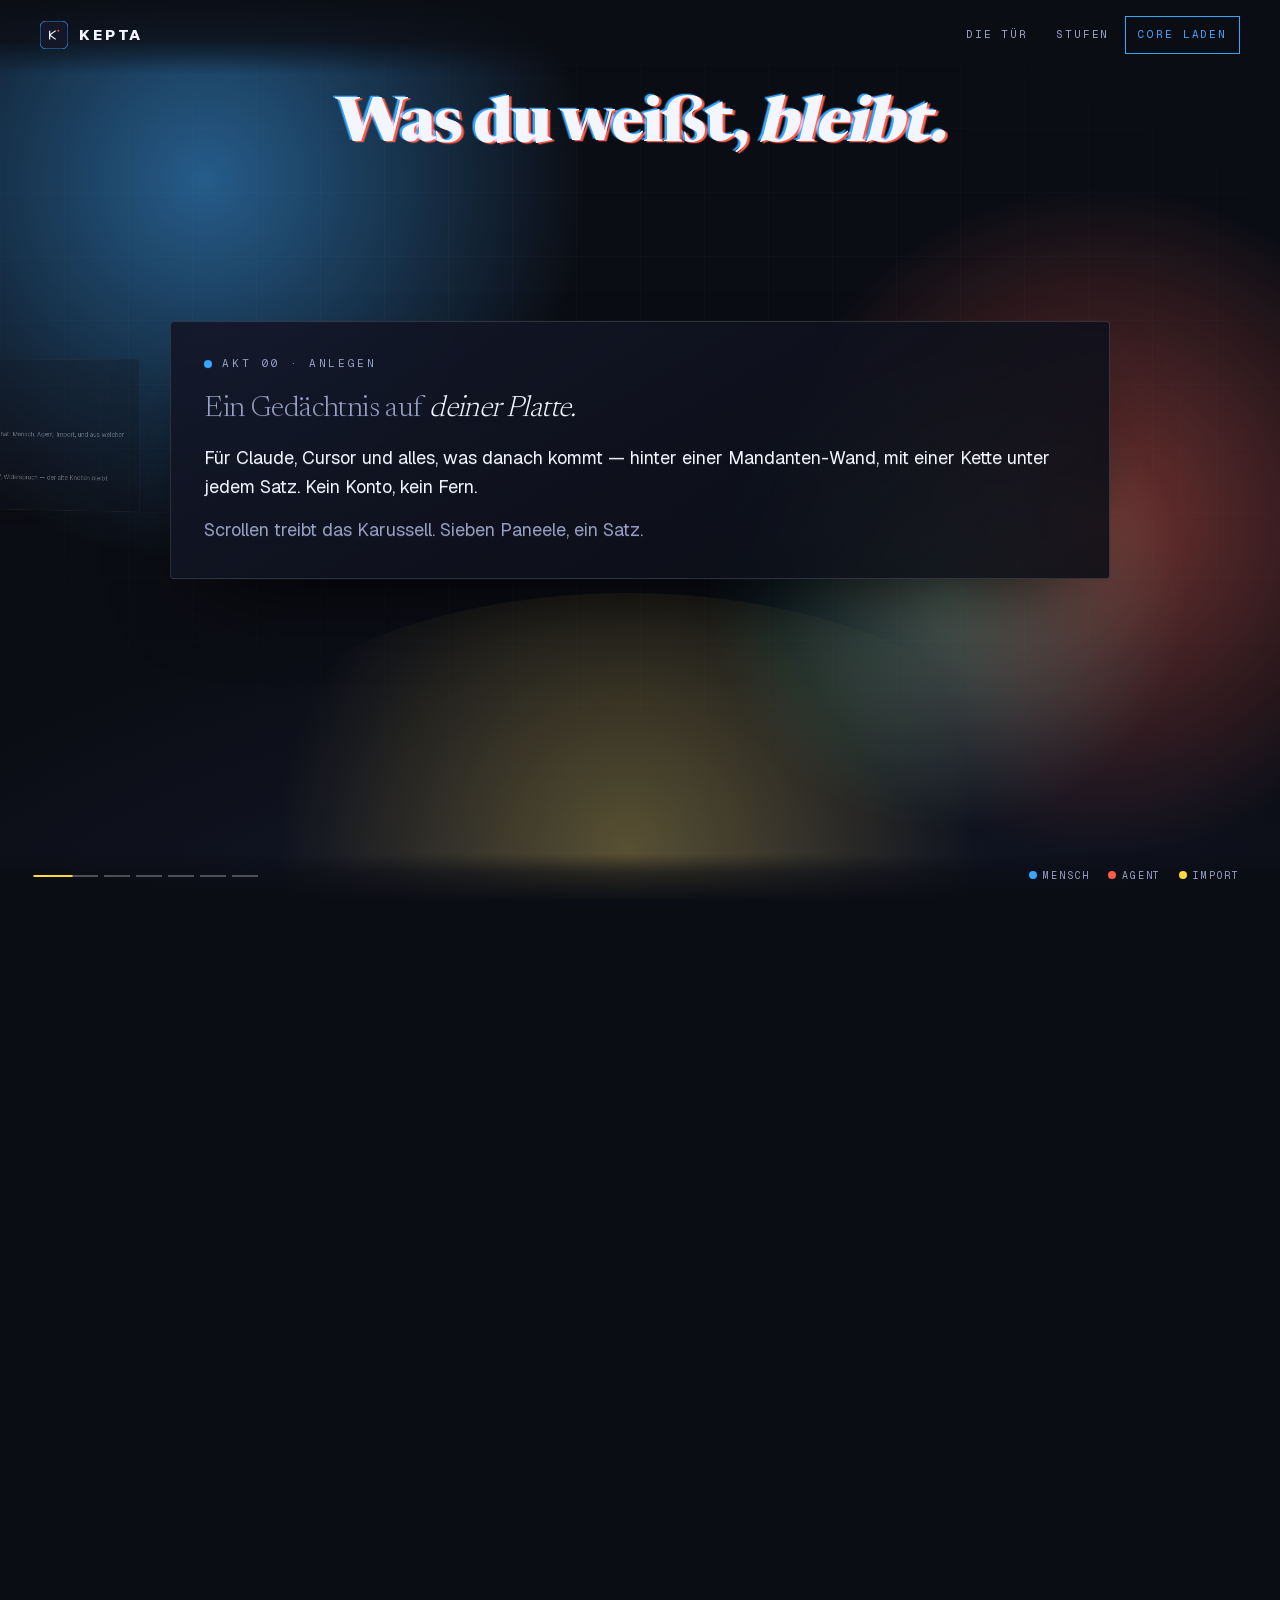
<file: gluehkette.html>
<!DOCTYPE html>
<html lang="de">
<head>
<meta charset="utf-8">
<meta name="viewport" content="width=device-width, initial-scale=1">
<title>KEPTA — Eine Lichtspur aus Erinnerungen</title>
<meta name="description" content="KEPTA ist der Memory-Layer für Claude, Cursor und alles, was danach kommt. Sieben Paneele aus Licht: Akte, Spur, Tür, Stufen.">
<meta name="theme-color" content="#0b0d14">
<link rel="icon" href="favicon.svg">
<link rel="apple-touch-icon" href="apple-touch-icon.png">
<style>
/* ============================================================
   KEPTA — GLÜHKETTE
   Licht statt Pigment: drei Farben tragen Bedeutung (Azur =
   Mensch, Koralle = Agent, Zitrone = Import), sieben Paneele
   laufen in einem echten 3D-Karussell an der Linse vorbei,
   und der Satz oben wird hart umgeschaltet, nicht geblendet.
   Kein Raymarch, kein blur(): alles Kompositor.
   ============================================================ */
@font-face{font-family:'Geist';font-style:normal;font-weight:100 900;font-display:swap;src:url('assets/fonts/geist-latin-wght-normal.woff2') format('woff2')}
@font-face{font-family:'Geist Mono';font-style:normal;font-weight:100 900;font-display:swap;src:url('assets/fonts/geist-mono-latin-wght-normal.woff2') format('woff2')}
@font-face{font-family:'Newsreader';font-style:normal;font-weight:100 900;font-display:swap;src:url('assets/fonts/newsreader-latin-wght-normal.woff2') format('woff2')}

@property --p   {syntax:'<number>';initial-value:0;inherits:true}
@property --ein {syntax:'<number>';initial-value:0;inherits:true}
@property --nahe{syntax:'<number>';initial-value:0;inherits:true}

:root{
  --nacht:#0b0d14;
  --grund:#131728;
  --helle:#f4f6ff;
  --muted:#98a1c4;
  --azur:#37a6ff;      /* Mensch   */
  --koralle:#ff5c47;   /* Agent    */
  --zitrone:#ffd93d;   /* Import   */
  --minze:#3ce0bd;
  --ease:cubic-bezier(.4,0,.2,1);
  --stech:cubic-bezier(.05,.7,.1,1);
  --s:220ms; --m1:420ms; --l:680ms;
  --kante:1px solid rgba(244,246,255,.14);
}
*{box-sizing:border-box}
html{background:var(--nacht);-webkit-text-size-adjust:100%}
body{
  margin:0;color:var(--helle);background:transparent;
  font-family:'Geist',system-ui,sans-serif;
  font-size:clamp(15px,1vw + 12px,18px);line-height:1.6;
  font-variant-numeric:tabular-nums;overflow-x:hidden;
}
a{color:inherit}
::selection{background:var(--azur);color:var(--nacht)}
:focus-visible{outline:2px solid var(--zitrone);outline-offset:3px}
img,svg{display:block}

/* ---------- Grund: drei Lichtfelder ---------- */
#licht{position:fixed;inset:0;z-index:0;pointer-events:none;overflow:hidden;background:
  radial-gradient(120% 90% at 50% 120%,#151a30 0%,var(--nacht) 62%)}
#licht i{position:absolute;display:block;border-radius:50%;mix-blend-mode:screen;will-change:transform}
.l1{width:64vw;height:64vw;left:-16vw;top:-18vw;background:radial-gradient(circle,rgba(55,166,255,.5),rgba(55,166,255,0) 66%)}
.l2{width:56vw;height:56vw;right:-14vw;top:18vh;background:radial-gradient(circle,rgba(255,92,71,.42),rgba(255,92,71,0) 66%)}
.l3{width:70vw;height:40vw;left:14vw;bottom:-16vw;background:radial-gradient(circle,rgba(255,217,61,.3),rgba(255,217,61,0) 68%)}
.l4{width:40vw;height:40vw;right:6vw;bottom:6vh;background:radial-gradient(circle,rgba(60,224,189,.3),rgba(60,224,189,0) 66%)}
#raster{
  position:fixed;inset:0;z-index:1;pointer-events:none;opacity:.5;
  background-image:linear-gradient(rgba(244,246,255,.045) 1px,transparent 1px),
                   linear-gradient(90deg,rgba(244,246,255,.045) 1px,transparent 1px);
  background-size:64px 64px;
  -webkit-mask-image:radial-gradient(120% 80% at 50% 40%,#000 20%,transparent 78%);
          mask-image:radial-gradient(120% 80% at 50% 40%,#000 20%,transparent 78%);
}

/* ---------- Kopf ---------- */
#mast{
  position:fixed;left:0;top:0;right:0;z-index:40;
  display:flex;align-items:center;gap:14px;
  padding:16px clamp(16px,3.4vw,40px) 20px;
  background:linear-gradient(180deg,rgba(11,13,20,.96) 0%,rgba(11,13,20,.78) 55%,rgba(11,13,20,0) 100%);
}
.marke{display:flex;align-items:center;gap:11px;text-decoration:none}
.marke svg{width:28px;height:28px}
.marke span{font-weight:800;font-size:15px;letter-spacing:.19em}
#mast .rechts{margin-left:auto;display:flex;align-items:center;gap:4px}
.mlink{
  font-family:'Geist Mono';font-size:11px;letter-spacing:.17em;text-transform:uppercase;
  color:var(--muted);text-decoration:none;padding:9px 12px;position:relative;overflow:hidden;isolation:isolate;
}
.mlink i{position:absolute;inset:0;background:var(--helle);transform:scaleY(0);transform-origin:bottom;
  transition:transform var(--s) var(--stech);z-index:-1}
.mlink span{position:relative;z-index:0}
.mlink:hover{color:var(--nacht)}
.mlink:hover i{transform:scaleY(1)}
.mlink.kern{border:1px solid var(--azur);color:var(--azur)}
.mlink.kern:hover{color:var(--nacht)}
@media (max-width:760px){#mast .rechts .nicht-kern{display:none}}

/* ---------- Die Bühne: ein echtes 3D-Karussell ---------- */
#raum{position:fixed;inset:0;z-index:5;perspective:1500px;perspective-origin:50% 44%}
#schiene{
  position:absolute;left:50%;top:50%;width:0;height:0;
  transform-style:preserve-3d;will-change:transform;
}
.paneel{
  position:absolute;left:0;top:0;width:min(940px,84vw);
  transform-style:flat;backface-visibility:hidden;
  padding:clamp(20px,2.6vw,34px);
  border:var(--kante);border-radius:4px;
  background:linear-gradient(150deg,rgba(19,23,40,.92),rgba(11,13,20,.86));
  box-shadow:0 40px 90px -40px rgba(0,0,0,.9);
}
.paneel .kopf{
  display:flex;align-items:center;gap:10px;
  font-family:'Geist Mono';font-size:11px;letter-spacing:.24em;text-transform:uppercase;
  color:var(--muted);margin:0 0 clamp(14px,2.4vh,24px);
}
.paneel .kopf b{width:8px;height:8px;border-radius:50%;display:block;background:var(--azur)}
.paneel.z2 .kopf b{background:var(--koralle)}
.paneel.z3 .kopf b{background:var(--zitrone)}
.paneel h2{
  font-family:'Newsreader';font-weight:300;margin:0 0 clamp(12px,2vh,20px);
  font-size:clamp(20px,2.3vw,33px);line-height:1.08;letter-spacing:-.02em;
  color:var(--muted);
}
.paneel h2 em{font-style:italic;color:var(--helle)}
/* Der feste Satz oben ist die Schlagzeile; die Überschrift eines Paneels
   darunter bleibt die Kapitelklammer. Zwei Plakate übereinander lesen sich
   als zwei Seiten, nicht als eine. */
.paneel p{margin:0;color:var(--helle)}
.paneel .leise{color:var(--muted)}

/* --- Satz 01: der Knotensatz --- */
.zeugnis{display:grid;grid-template-columns:1fr 1fr;gap:clamp(10px,1.6vw,18px);margin:0;padding:0;list-style:none}
.zi{border-left:2px solid var(--azur);padding:2px 0 2px 14px}
.zi:nth-child(2){border-color:var(--koralle)}
.zi:nth-child(3){border-color:var(--zitrone)}
.zi:nth-child(4){border-color:var(--minze)}
.zi dt{font-family:'Geist Mono';font-size:11px;letter-spacing:.2em;text-transform:uppercase;color:var(--muted)}
.zi dd{margin:6px 0 0;font-size:clamp(14px,1.15vw,17px)}
.zi b{font-weight:700;color:var(--helle)}
@media (max-width:700px){.zeugnis{grid-template-columns:1fr}}

/* --- Satz 02: der Graph --- */
.netz{position:relative;height:clamp(180px,26vh,260px);margin:6px 0 14px}
.netz svg{position:absolute;inset:0;width:100%;height:100%;overflow:visible}
.netz .faden{fill:none;stroke:rgba(244,246,255,.5);stroke-width:1.4}
.netz .ast{fill:var(--nacht);stroke:var(--azur);stroke-width:2.4}
.netz .ast.agent{stroke:var(--koralle);fill:rgba(255,92,71,.18)}
.netz .ast.import{stroke:var(--zitrone);fill:rgba(255,217,61,.16)}
.netz .ast.hub{fill:var(--azur);stroke:var(--azur)}
.netz .ast.treffer{fill:var(--koralle);stroke:var(--koralle)}
@keyframes puls{0%,100%{r:14}50%{r:19}}
.netz .ast.treffer{animation:puls 2.4s var(--ease) infinite}
.netz .beleg{
  position:absolute;font-family:'Geist Mono';font-size:10px;letter-spacing:.16em;text-transform:uppercase;
  padding:3px 7px;border:1px solid var(--azur);color:var(--azur);background:rgba(11,13,20,.8)
}
.netz .beleg.k{border-color:var(--koralle);color:var(--koralle)}

/* --- Satz 03: die Kette --- */
.kette{display:flex;align-items:stretch;flex-wrap:wrap;gap:0;margin:0 0 14px}
.block{
  flex:1 1 108px;min-width:96px;padding:10px 9px;border:var(--kante);
  background:rgba(19,23,40,.7);position:relative;
  transition:transform var(--s) var(--ease),border-color var(--s) var(--ease);
}
.block:hover{transform:translate3d(0,-4px,0);border-color:var(--azur)}
.block .kopf{font-family:'Geist Mono';font-size:10px;letter-spacing:.16em;text-transform:uppercase;color:var(--muted);margin:0 0 6px}
.block .wert{font-family:'Newsreader';font-weight:400;font-size:clamp(15px,1.5vw,21px);margin:0}
.block .hash{font-family:'Geist Mono';font-size:9px;color:var(--muted);margin:7px 0 0;word-break:break-all}
.block.bruch{border-color:var(--koralle);background:rgba(255,92,71,.1)}
.block.bruch .wert{color:var(--koralle)}
.fuge{flex:0 0 20px;align-self:center;height:1px;background:rgba(244,246,255,.4);position:relative}
.fuge::after{content:"";position:absolute;right:-1px;top:-3px;border:4px solid transparent;border-left-color:rgba(244,246,255,.55)}
@keyframes zund{0%,100%{box-shadow:0 0 0 0 rgba(255,92,71,0)}40%{box-shadow:0 0 0 7px rgba(255,92,71,.26)}}
.block.bruch.gezundet{animation:zund 1.2s var(--ease) 2}
.stand{
  display:flex;flex-wrap:wrap;gap:clamp(12px,2.4vw,30px);margin:0;
  font-family:'Geist Mono';font-size:10px;letter-spacing:.16em;text-transform:uppercase;color:var(--muted)
}
.stand b{color:var(--helle);font-weight:600}
.stand .bruch b{color:var(--koralle)}

/* --- Satz 04: die Tür --- */
.tuer{list-style:none;margin:0 0 16px;padding:0}
.tuer li{
  display:grid;grid-template-columns:minmax(0,1fr) auto;gap:14px;align-items:baseline;
  padding:9px 8px;border-top:var(--kante);position:relative;overflow:clip;isolation:isolate;
}
.tuer li:last-child{border-bottom:var(--kante)}
.tuer li::before{
  content:"";position:absolute;inset:0;background:rgba(55,166,255,.16);
  transform:scaleX(0);transform-origin:left;transition:transform var(--m1) var(--stech);z-index:-1;
}
.tuer li:hover::before{transform:scaleX(1)}
.tuer .name{font-family:'Geist Mono';font-size:clamp(13px,1.5vw,19px);font-weight:600;margin:0}
.tuer .art{font-size:clamp(12px,1vw,15px);color:var(--muted);margin:0;text-align:right}
.schleuse{
  margin:0;padding:clamp(14px,1.8vw,22px);border:1px solid rgba(255,217,61,.4);
  background:linear-gradient(140deg,rgba(255,217,61,.1),rgba(11,13,20,.4));
}
.schleuse p{margin:0;font-size:clamp(13px,1.1vw,16px)}
.schleuse b{color:var(--zitrone)}
@media (max-width:700px){.tuer li{grid-template-columns:1fr}.tuer .art{text-align:left}}

/* --- Satz 05: die Stufen --- */
.stufen{display:grid;grid-template-columns:1fr 1fr;gap:clamp(10px,1.6vw,18px)}
.stufe{padding:clamp(14px,1.8vw,22px);border:var(--kante);position:relative;overflow:hidden}
.stufe.core{border-color:rgba(55,166,255,.5)}
.stufe.ent{border-color:rgba(255,92,71,.5)}
.stufe::after{
  content:"";position:absolute;left:0;right:0;top:0;height:2px;transform:scaleX(0);transform-origin:left;
  transition:transform var(--l) var(--stech)
}
.stufe.core::after{background:var(--azur)}
.stufe.ent::after{background:var(--koralle)}
.paneel .stufen:hover .stufe::after,.stufe:hover::after{transform:scaleX(1)}
.stufe .name{font-family:'Geist Mono';font-size:10px;letter-spacing:.24em;text-transform:uppercase;color:var(--muted);margin:0}
.stufe .preis{font-family:'Newsreader';font-weight:300;font-size:clamp(34px,4.6vw,66px);line-height:.95;margin:8px 0 0;letter-spacing:-.03em}
.stufe.core .preis{color:var(--azur)}
.stufe.ent .preis{color:var(--koralle)}
.stufe .preis small{font-family:'Geist';font-size:clamp(11px,1vw,14px);color:var(--muted);letter-spacing:0}
.stufe ul{list-style:none;margin:12px 0 0;padding:0;display:grid;gap:7px}
.stufe li{font-size:clamp(12px,1.05vw,15px);color:var(--helle);display:flex;gap:8px}
.stufe li::before{content:"";flex:0 0 auto;width:7px;height:7px;margin-top:.5em;border-radius:50%}
.stufe.core li::before{background:var(--azur)}
.stufe.ent li::before{background:var(--koralle)}
@media (max-width:700px){.stufen{grid-template-columns:1fr}}

/* --- Satz 06: die Handlung --- */
.werbung{display:flex;flex-wrap:wrap;gap:10px;margin:0 0 16px}
.knopf{
  --fg:var(--nacht);--bg:var(--helle);
  position:relative;display:inline-block;padding:13px 22px;text-decoration:none;
  font-weight:700;font-size:14px;background:var(--bg);color:var(--fg);
  overflow:hidden;transition:transform var(--s) var(--ease);
}
.knopf i{position:absolute;inset:0;background:var(--azur);transform:translate3d(-101%,0,0);
  transition:transform var(--m1) var(--stech);z-index:0}
.knopf span{position:relative;z-index:1}
.knopf:hover{transform:translate3d(0,-3px,0)}
.knopf:hover i{transform:translate3d(0,0,0)}
.knopf.rand{background:transparent;color:var(--helle);border:1px solid rgba(244,246,255,.36)}
.knopf.rand i{background:var(--koralle)}
.knopf.zwei i{background:var(--zitrone)}
.knopf.drei i{background:var(--minze)}
.klein{display:flex;flex-wrap:wrap;gap:clamp(10px,2vw,24px);margin:0;
  font-family:'Geist Mono';font-size:10px;letter-spacing:.16em;text-transform:uppercase;color:var(--muted)}
.klein a{text-decoration:none;border-bottom:1px solid rgba(152,161,196,.5);padding-bottom:2px;
  transition:color var(--s) var(--ease),border-color var(--s) var(--ease)}
.klein a:hover{color:var(--zitrone);border-color:var(--zitrone)}

/* ---------- Der feste Satz oben: RGB-Split, hart umgeschaltet ---------- */
#spruch{
  position:fixed;left:0;right:0;top:clamp(76px,11vh,116px);z-index:20;pointer-events:none;
  text-align:center;padding:0 clamp(16px,4vw,40px);
}
#spruch .zeile{position:relative;display:inline-block;line-height:.9}
#spruch h1,#spruch .ersatz,#spruch .sp{
  font-family:'Newsreader';font-weight:300;margin:0;
  font-size:clamp(24px,4.9vw,68px);letter-spacing:-.03em;
  font-variation-settings:'wght' var(--w,320);
}
#spruch h1 em,#spruch .ersatz em,#spruch .sp em{font-style:italic}
#spruch h1{color:var(--helle);position:relative;z-index:2}
#spruch .sp{position:absolute;left:0;top:0;mix-blend-mode:screen;z-index:1;white-space:nowrap}
#spruch .sp.a{color:var(--azur);transform:translate3d(calc(-1 * var(--sp,3px)),calc(-.5 * var(--sp,3px)),0)}
#spruch .sp.b{color:var(--koralle);transform:translate3d(var(--sp,3px),calc(.5 * var(--sp,3px)),0)}
#spruch .ersatz{position:absolute;left:0;top:0;opacity:0;visibility:hidden}
#spruch .ersatz.sichtbar{opacity:1;visibility:visible}
@keyframes glitch{
  0%{clip-path:inset(0 0 62% 0);transform:translate3d(-9px,0,0)}
  22%{clip-path:inset(48% 0 22% 0);transform:translate3d(7px,0,0)}
  46%{clip-path:inset(78% 0 0 0);transform:translate3d(-5px,0,0)}
  70%{clip-path:inset(12% 0 70% 0);transform:translate3d(4px,0,0)}
  100%{clip-path:inset(0 0 0 0);transform:translate3d(0,0,0)}
}
#spruch.stech .sp{animation:glitch 240ms steps(1,end) 1}
#spruch.stech .sp.b{animation-duration:200ms}

/* ---------- Kopfzeilen-Leiste unten: Schiene + Legende ---------- */
#schiene-leiste{
  position:fixed;left:0;right:0;bottom:0;z-index:30;
  display:flex;align-items:center;gap:clamp(10px,2vw,22px);
  padding:14px clamp(16px,3.4vw,40px) 16px;
  background:linear-gradient(0deg,rgba(11,13,20,.96),rgba(11,13,20,.6) 60%,rgba(11,13,20,0));
  font-family:'Geist Mono';font-size:10px;letter-spacing:.18em;text-transform:uppercase;color:var(--muted);
}
#takten{display:flex;gap:6px;flex:1 1 auto}
#takten button{
  appearance:none;border:0;background:none;padding:0;cursor:pointer;
  width:26px;height:14px;position:relative;color:inherit;font:inherit;
}
#takten button::before{content:"";position:absolute;left:0;right:0;top:6px;height:2px;background:rgba(244,246,255,.28);
  transition:background var(--s) var(--ease),transform var(--s) var(--ease)}
#takten button[aria-current="true"]::before{background:var(--zitrone);transform:scaleX(1.5)}
#takten button:hover::before{background:var(--helle)}
.legende{display:flex;gap:clamp(8px,1.6vw,18px);align-items:center;white-space:nowrap}
.legende i{width:8px;height:8px;border-radius:50%;display:inline-block;margin-right:6px}
#fortschritt{position:fixed;left:0;top:0;height:2px;width:100%;z-index:45;
  background:linear-gradient(90deg,var(--azur),var(--koralle) 52%,var(--zitrone));
  transform:scaleX(0);transform-origin:left;will-change:transform}

/* ---------- Wegmaß ---------- */
#spur{height:660vh}
@media (max-width:900px){#spur{height:600vh}#spruch{top:clamp(66px,9vh,86px)}}

/* ---------- Bewegung abschalten: andere Zustände, nicht weniger ---------- */
@media (prefers-reduced-motion:reduce){
  *,*::before,*::after{animation-duration:.01ms !important;animation-iteration-count:1 !important;
    transition-duration:.01ms !important}
  #spruch .sp{transform:none !important}
  .netz .ast.treffer{animation:none}
}
</style>
</head>
<body>

<div id="licht" aria-hidden="true"><i class="l1"></i><i class="l2"></i><i class="l3"></i><i class="l4"></i></div>
<div id="raster" aria-hidden="true"></div>
<div id="fortschritt" aria-hidden="true"></div>

<header id="mast">
  <a class="marke" href="#anfang" aria-label="KEPTA, zum Anfang">
    <svg viewBox="0 0 512 512" aria-hidden="true"><rect width="512" height="512" rx="112" fill="#131728" stroke="#37a6ff" stroke-width="14"/><circle cx="176" cy="256" r="11" fill="#f4f6ff"/><path d="M176 256V176" stroke="#f4f6ff" stroke-width="22"/><path d="M176 256V336" stroke="#f4f6ff" stroke-width="22"/><path d="M176 256L288 176" stroke="#f4f6ff" stroke-width="22"/><path d="M176 256L288 336" stroke="#f4f6ff" stroke-width="22"/><circle cx="336" cy="178" r="17" fill="#ff5c47"/></svg>
    <span>KEPTA</span>
  </a>
  <div class="rechts">
    <a class="mlink nicht-kern" href="#p4"><i></i><span>Die Tür</span></a>
    <a class="mlink nicht-kern" href="#p5"><i></i><span>Stufen</span></a>
    <a class="mlink kern" href="https://github.com/DamianTodorovic/kepta/releases/latest"><i></i><span>Core laden</span></a>
  </div>
</header>

<!-- Der feste Satz: wird umgeschaltet, nicht überblendet. -->
<div id="spruch" aria-live="polite">
  <span class="zeile">
    <span class="sp a" aria-hidden="true"></span><span class="sp b" aria-hidden="true"></span>
    <h1>Was du weißt, <em>bleibt.</em></h1>
    <span class="ersatz" aria-hidden="true"></span>
  </span>
</div>

<!-- Das 3D-Karussell -->
<div id="raum" aria-hidden="false">
  <div id="schiene">

    <section class="paneel" id="p0" aria-label="KEPTA — Erinnerung, die bleibt">
      <p class="kopf"><b></b>Akt 00 · Anlegen</p>
      <h2>Ein Gedächtnis auf <em>deiner Platte.</em></h2>
      <p>Für Claude, Cursor und alles, was danach kommt — hinter einer Mandanten-Wand, mit einer Kette unter jedem Satz. Kein Konto, kein Fern.</p>
      <p class="leise" style="margin-top:14px">Scrollen treibt das Karussell. Sieben Paneele, ein Satz.</p>
    </section>

    <section class="paneel z2" id="p1" aria-label="Was eine Erinnerung bei KEPTA ist">
      <p class="kopf"><b></b>Akt 01 · Akte</p>
      <h2>Vier Felder, <em>ein Gedanke.</em></h2>
      <dl class="zeugnis">
        <div class="zi"><dt>Knoten</dt><dd>Ein Gedanke, <b>nicht ein Textfeld</b> — mit Typ, Gewicht und Gültigkeit.</dd></div>
        <div class="zi"><dt>Herkunft</dt><dd>Wer ihn gesetzt hat: Mensch, Agent, Import, und aus welcher Akte.</dd></div>
        <div class="zi"><dt>Zeit</dt><dd>Wann er galt. Abfragen <b>für gestern</b> sind normales Handwerk.</dd></div>
        <div class="zi"><dt>Gültigkeit</dt><dd>Ersetzen, Ablauf, Widerspruch — der alte Knoten bleibt nachweisbar.</dd></div>
      </dl>
    </section>

    <section class="paneel z3" id="p2" aria-label="Abruf: von der Frage zum Treffer">
      <p class="kopf"><b></b>Akt 02 · Abruf</p>
      <h2>Rangfolge <em>vor Wortlaut.</em></h2>
      <div class="netz">
        <svg viewBox="0 0 520 262" preserveAspectRatio="none" aria-hidden="true">
          <path class="faden" d="M96 132 L236 62"/>
          <path class="faden" d="M96 132 L236 138"/>
          <path class="faden" d="M96 132 L236 214"/>
          <path class="faden" d="M236 62 L424 104"/>
          <path class="faden" d="M236 138 L424 104"/>
          <path class="faden" d="M236 214 L424 178"/>
          <path class="faden" d="M424 104 L424 178"/>
          <circle class="ast hub" cx="96" cy="132" r="13"/>
          <circle class="ast agent" cx="236" cy="62" r="10"/>
          <circle class="ast import" cx="236" cy="138" r="10"/>
          <circle class="ast" cx="236" cy="214" r="10"/>
          <circle class="ast agent" cx="424" cy="104" r="10"/>
          <circle class="ast treffer" cx="424" cy="178" r="14"/>
        </svg>
        <p class="beleg" style="left:8%;top:62%">Herkunft</p>
        <p class="beleg k" style="right:8%;top:72%">Treffer</p>
      </div>
      <p class="leise">Rangfolge vor Wortlaut. Jeder Treffer trägt, wer ihn gesetzt hat und seit wann.</p>
    </section>

    <section class="paneel z2" id="p3" aria-label="Die versiegelte Audit-Kette">
      <p class="kopf"><b></b>Akt 03 · Spur</p>
      <h2>Sechs Einträge, <em>einer zu viel.</em></h2>
      <div class="kette" id="kette"></div>
      <p class="stand">
        <span>Kette <b>intakt</b></span>
        <span>Eintrag <b>06</b> · Vorgänger <b>05</b></span>
        <span class="bruch">Bruch <b>wird gemeldet</b></span>
      </p>
      <p class="leise" style="margin-top:12px">Jeder Lese- und jeder Schreibzugriff wird eingetragen, und jeder Eintrag verweist auf seinen Vorgänger. Wer nachträglich schreibt, bricht die Kette — der Bruch selbst ist die Warnung.</p>
    </section>

    <section class="paneel" id="p4" aria-label="Die MCP-Tür und ihre sechs Werkzeuge">
      <p class="kopf"><b></b>Akt 04 · Tür</p>
      <h2>Was die Tür <em>durchlässt.</em></h2>
      <ul class="tuer" id="tuer"></ul>
      <div class="schleuse">
        <p>Agenten schreiben durch <b>POST /api/mcp</b> — durch dieselbe Menschenschleuse wie der REST-Weg. Steht ein Mandant auf Review, antwortet die Tür mit einer Aktennummer <b>und ohne Wirkung</b>.</p>
      </div>
    </section>

    <section class="paneel z3" id="p5" aria-label="Die beiden Stufen: Core und Enterprise">
      <p class="kopf"><b></b>Akt 05 · Stufen</p>
      <h2>Was du zahlst, <em>wenn überhaupt.</em></h2>
      <div class="stufen">
        <div class="stufe core">
          <p class="name">Core</p>
          <p class="preis">0 €<small> · für immer</small></p>
          <ul><li>Gedächtnis auf deiner Platte</li><li>Claude Desktop &amp; Cursor über MCP</li><li>Kein Konto, kein Vertrag, kein Fern</li></ul>
        </div>
        <div class="stufe ent">
          <p class="name">Enterprise</p>
          <p class="preis">Vertrag<small> · pro Mandant</small></p>
          <ul><li>Mandanten-Wand vor jedem Lesezugriff</li><li>Versiegelte Audit-Kette</li><li>Menschenschleuse für jeden Schreibweg</li></ul>
        </div>
      </div>
    </section>

    <section class="paneel z2" id="p6" aria-label="Anfangen">
      <p class="kopf"><b></b>Akt 06 · Anfang</p>
      <h2>Drei Wege <em>nach KEPTA.</em></h2>
      <div class="werbung">
        <a class="knopf" href="https://github.com/DamianTodorovic/kepta/releases/latest"><i></i><span>Core laden</span></a>
        <a class="knopf rand zwei" href="mailto:damian2212todi@gmail.com?subject=KEPTA%20Enterprise"><i></i><span>Enterprise anfragen</span></a>
        <a class="knopf rand drei" href="trust.html"><i></i><span>Nachweise</span></a>
      </div>
      <p class="klein">
        <a href="https://github.com/DamianTodorovic/kepta">Quelltext Kern</a>
        <a href="https://damiantodorovic.github.io/">Übersicht</a>
        <span>Stand Oktober 2026</span>
      </p>
    </section>

  </div>
</div>

<div id="schiene-leiste">
  <span id="takten" role="group" aria-label="Paneele"></span>
  <span class="legende">
    <span><i style="background:var(--azur)"></i>Mensch</span>
    <span><i style="background:var(--koralle)"></i>Agent</span>
    <span><i style="background:var(--zitrone)"></i>Import</span>
  </span>
</div>

<div id="spur"></div>

<script>
/* ============================================================
   Eine Schleife, ein Weg. Das Karussell steht in echtem 3D:
   x, z und Drehung eines Paneels folgen seiner Entfernung vom
   aktiven Stand. Der Satz oben wird nicht geblendet, er wird
   umgestochen — mit einem Glitch, der genau so lang dauert wie
   ein Bild.
   ============================================================ */
(function(){
"use strict";
var D=document, RR=Math.round, CX=Math.max, CN=Math.min;
var H=D.documentElement;
var REDUCE=!!(window.matchMedia&&window.matchMedia("(prefers-reduced-motion: reduce)").matches);
function klemm(v){return v<0?0:(v>1?1:v);}
function K_SCH(t){return t*t*(3-2*t);}

/* ---------- Bestückung ---------- */
var WERKZEUGE=[
  ["memory_search","lesen — Rangfolge vor Wortlaut, mit Herkunft und Stand"],
  ["memory_save","schreiben — ein Knoten, ein Typ, ein Gewicht"],
  ["memory_update","ändern — der alte Satz bleibt nachweisbar"],
  ["memory_delete","zurücknehmen — gelöscht heißt hier: gültig bis"],
  ["memory_forget","verjähren lassen — Ablauf als eigene Setzung"],
  ["memory_consolidate","verdichten — aus vielen Treffern einen Satz"]
];
var t=D.getElementById("tuer");
if(t) for(var w=0;w<WERKZEUGE.length;w++){
  var li=D.createElement("li"), n=D.createElement("p"), a=D.createElement("p");
  n.className="name"; n.textContent=WERKZEUGE[w][0];
  a.className="art";  a.textContent=WERKZEUGE[w][1];
  li.appendChild(n); li.appendChild(a); t.appendChild(li);
}
var HASH=["a91f0c","4d7b2e","c2a551","8e10bd","f04617","73ca9d","b18e40","05ff2a"];
var kt=D.getElementById("kette");
if(kt) for(var b=0;b<6;b++){
  var e=D.createElement("div");
  e.className="block"+(b===4?" bruch":"");
  var vorg=(b===4?"03":("0"+b));
  e.innerHTML='<p class="kopf">Eintrag 0'+(b+1)+'</p>'+
    '<p class="wert">'+(b===4?"nachträglich":"gesetzt")+'</p>'+
    '<p class="hash">'+(b===4?"⚠ Vorgänger "+vorg:(HASH[b+2]+" → 0"+vorg))+'</p>';
  kt.appendChild(e);
  if(b<5){var f=D.createElement("i");f.className="fuge";kt.appendChild(f);}
}

/* ---------- die Sprüche: einer pro Paneel ---------- */
var SPRUCH=[
  "Was du weißt, <em>bleibt.</em>",
  "Nicht ein Textfeld, <em>ein Knoten.</em>",
  "Die Frage zuerst, <em>dann der Treffer.</em>",
  "Jeder Zugriff <em>bleibt sichtbar.</em>",
  "Sechs Werkzeuge, <em>eine Wand.</em>",
  "Zwei Stufen. <em>Kein Mittelweg.</em>",
  "Fang an, dich zu <em>erinnern.</em>"
];
var spr=D.getElementById("spruch");
var h1=spr.querySelector("h1");
var ersatz=spr.querySelector(".ersatz");
var spa=spr.querySelector(".sp.a"), spb=spr.querySelector(".sp.b");
function setzeSpruch(i){
  var txt=SPRUCH[i]||SPRUCH[0];
  ersatz.innerHTML=txt;
  spa.innerHTML=txt; spb.innerHTML=txt;
  h1.innerHTML=txt;
  if(!REDUCE){
    spr.classList.remove("stech");
    void spr.offsetWidth;              /* den Stich wirklich neu anfangen */
    spr.classList.add("stech");
  }
}

/* ---------- Messen ---------- */
var P=[].slice.call(D.querySelectorAll(".paneel"));
var NP=P.length;
var SCHIRM=0, SCHRITT=0, WEG=0, BREIT=0;
function messen(){
  SCHIRM=window.innerHeight;
  WEG=CX(1,D.documentElement.scrollHeight-SCHIRM);
  BREIT=window.innerWidth;
  /* Ein Schritt pro Paneel; das erste steht bei 0. */
  SCHRITT=WEG/Math.max(1,NP-1);
  var pw=P[0].getBoundingClientRect().width;
  /* Paneelabstand: breit genug, dass nie zwei mittig stehen */
  ABSTAND=CX(pw+40, BREIT*0.72);
}
var ABSTAND=900;

/* ---------- Zeiger: das Karussell kippt mit, kaum spürbar ---------- */
var kx=0,ky=0,kxz=0,kyz=0;
if(!REDUCE&&window.matchMedia("(hover:hover)").matches){
  window.addEventListener("pointermove",function(ev){
    kxz=(ev.clientX/BREIT-.5)*2; kyz=(ev.clientY/SCHIRM-.5)*2;
  },{passive:true});
}

/* ---------- Taktanzeigen ---------- */
var tak=D.getElementById("takten");
var TAK=[];
for(var q=0;q<NP;q++){
  var bt=D.createElement("button");
  bt.type="button"; bt.setAttribute("aria-label","Akt "+RR(q));
  bt.dataset.i=q; tak.appendChild(bt); TAK.push(bt);
}
var FORT=D.getElementById("fortschritt");
var LICHT=[].slice.call(D.querySelectorAll("#licht i"));
var alter=-1;

function frame(){
  requestAnimationFrame(frame);
  var y=window.pageYOffset||D.documentElement.scrollTop||0;
  var st=y/SCHRITT;                        /* aktive Stelle, gebrochen */
  var s=klemm(y/WEG);
  FORT.style.transform="scaleX("+s.toFixed(4)+")";

  kx+=(kxz-kx)*0.07; ky+=(kyz-ky)*0.07;

  /* Der Satz gehört auf ein Paneel, nicht zwischen zwei. */
  var aktiv=RR(CN(CX(st,0),NP-1));
  if(aktiv!==alter){
    alter=aktiv;
    setzeSpruch(aktiv);
    for(var r=0;r<TAK.length;r++) TAK[r].setAttribute("aria-current",r===aktiv?"true":"false");
    var br=D.querySelector(".block.bruch");
    if(br&&!REDUCE){br.classList.remove("gezundet");void br.offsetWidth;br.classList.add("gezundet");}
  }

  /* Gewicht des festen Satzes: in Stufen, damit er nicht jedes Bild neu gesetzt wird */
  var nahe=1-CN(Math.abs(st-aktiv),1);
  var wght=RR((300+nahe*460)/20)*20;
  if(spr._w!==wght){spr._w=wght;spr.style.setProperty("--w",wght);}
  /* Der chromatische Saum: zwei, drei Pixel, nicht mehr. Ein Satz, der um
     zwanzig Pixel gespalten ist, liest sich als drei Sätze. */
  spr.style.setProperty("--sp",(2.5+Math.abs(kx)*3).toFixed(2)+"px");

  /* Das Karussell: ein Transform pro Paneel, sonst nichts. Erst die eigene
     Halbierung (die Panele hängen an der Achse), dann Weg, Tiefe, Drehung. */
  for(var i=0;i<NP;i++){
    var d=i-st;                            /* Entfernung vom aktiven Stand */
    var x=-d*ABSTAND;
    var z=-Math.abs(d)*620;
    var ry=d*-13;
    var sk=1/(1+Math.abs(d)*0.55);
    P[i].style.transform="translate3d(-50%,-50%,0) translate3d("+RR(x)+"px,0,"+RR(z)+"px) "+
      "rotateY("+ry.toFixed(1)+"deg) scale("+sk.toFixed(3)+")";
    var deck=CN(1,CX(0,1-Math.abs(d)*0.66));
    P[i].style.opacity=deck.toFixed(3);
    P[i].style.zIndex=RR(100-Math.abs(d)*10);
  }

  /* Die Lichtfelder atmen mit dem Weg, nicht mit der Uhr. */
  for(var l=0;l<LICHT.length;l++){
    var rich=(l%2?1:-1);
    LICHT[l].style.transform="translate3d("+RR(s*rich*90)+"px,"+RR(s*140*(l<2?1:-1))+"px,0) "+
      "scale("+(1+s*(l%2?0.2:0.34)).toFixed(3)+")";
  }
}

/* ---------- Sprung auf ein Paneel ---------- */
D.addEventListener("click",function(ev){
  var el=ev.target, bt=el.closest?el.closest("#takten button"):null;
  if(bt){ev.preventDefault();
    window.scrollTo({top:RR((+bt.dataset.i)*SCHRITT),behavior:REDUCE?"auto":"smooth"});return;}
  var a=el.closest?el.closest('a[href^="#p"]'):null;
  if(!a) return;
  var id=a.getAttribute("href").slice(1);
  for(var i=0;i<NP;i++) if(P[i].id===id){
    ev.preventDefault();
    window.scrollTo({top:RR(i*SCHRITT),behavior:REDUCE?"auto":"smooth"});return;
  }
});

/* ---------- Start ---------- */
function anlauf(){
  messen();
  setzeSpruch(0);
  if(REDUCE){
    /* Ruhende Zustände: ein Paneel, gerade, voll; die Lichter stehen. */
    for(var i=0;i<NP;i++){
      P[i].style.transform="translate3d(-50%,-50%,0)";
      P[i].style.opacity=i===0?"1":"0";
    }
    spr.style.setProperty("--sp","0px");
    FORT.style.transform="scaleX(0)";
  }
  requestAnimationFrame(frame);
}
var rz=0;
window.addEventListener("resize",function(){clearTimeout(rz);rz=setTimeout(messen,140)},{passive:true});
if(D.readyState==="loading") D.addEventListener("DOMContentLoaded",anlauf); else anlauf();
if(D.fonts&&D.fonts.ready&&D.fonts.ready.then) D.fonts.ready.then(function(){messen();});
})();
</script>

<noscript><style>
#p0{transform:translate3d(-50%,-50%,0) !important;opacity:1 !important}
.paneel{opacity:0}
#spruch .sp{display:none}
</style></noscript>

</body>
</html>
</file>
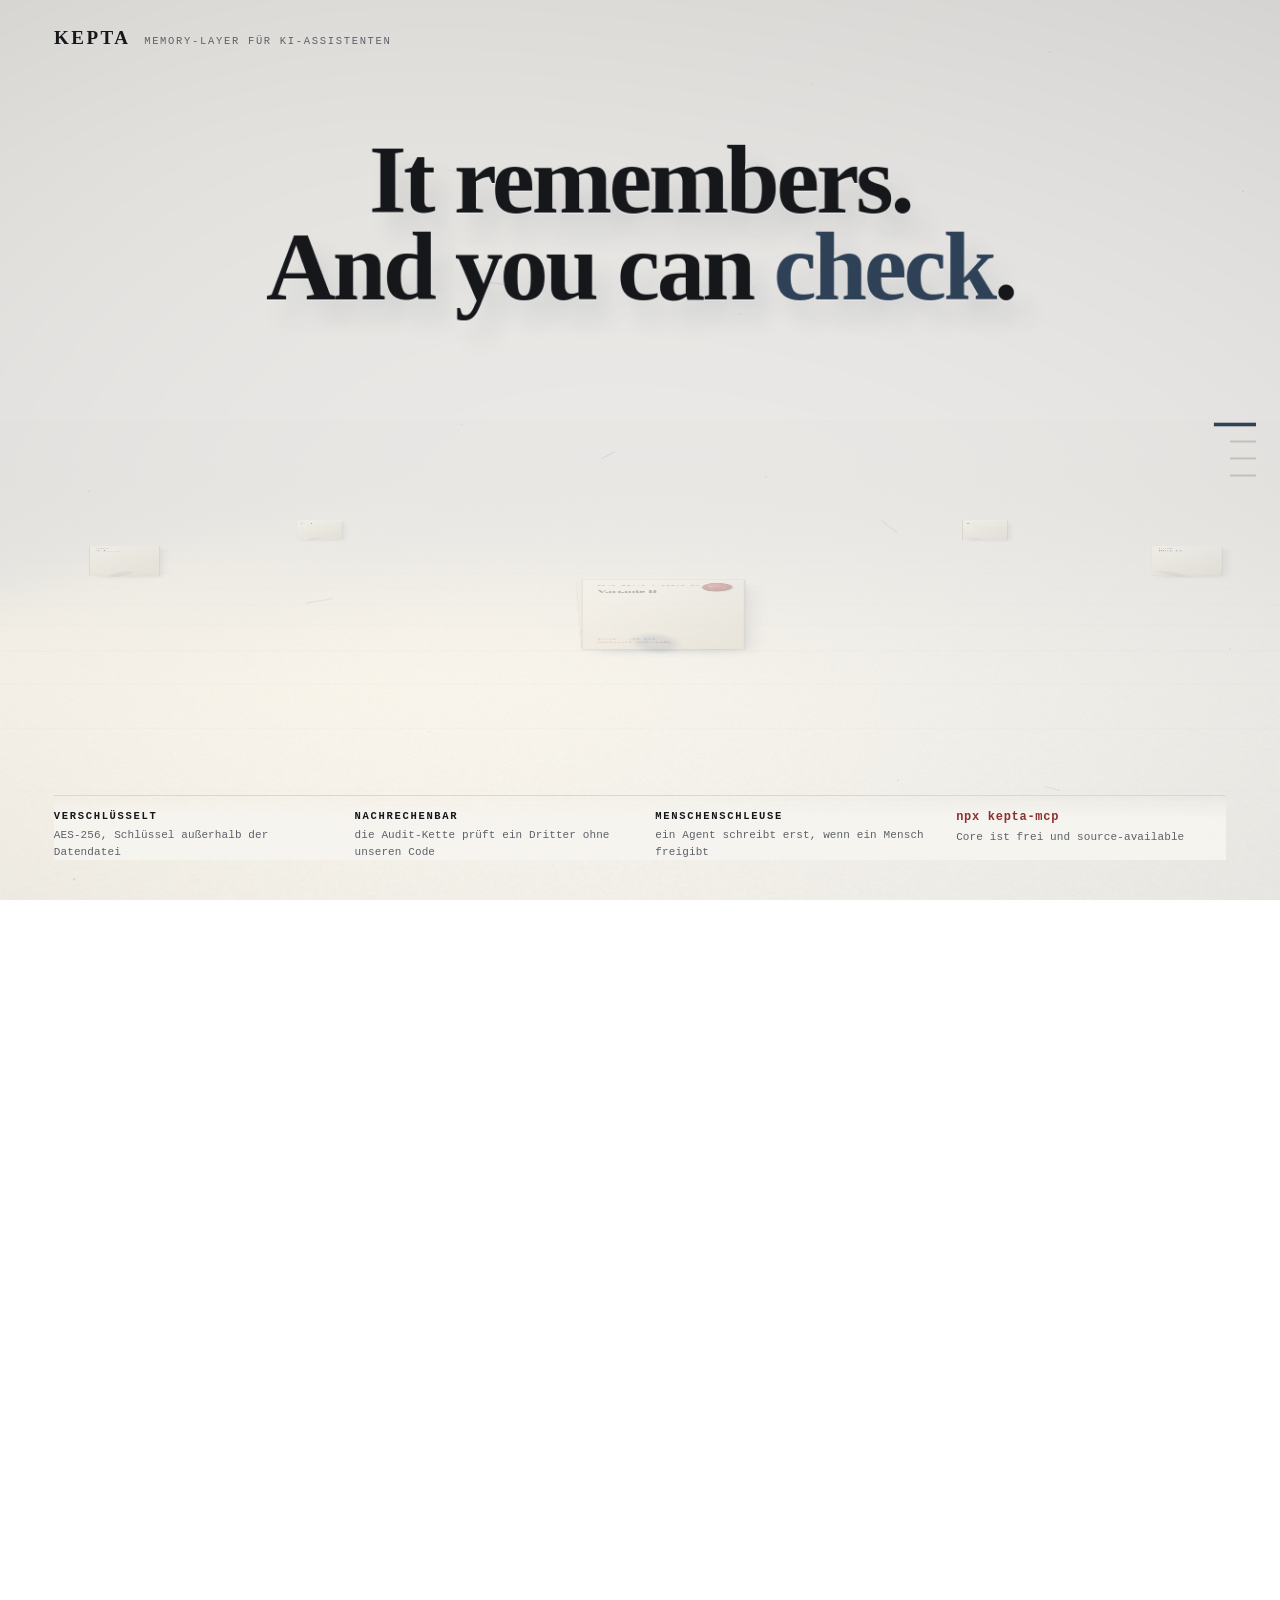
<file: kino.html>
<!DOCTYPE html>
<html lang="de">
<head>
<meta charset="utf-8">
<meta name="viewport" content="width=device-width, initial-scale=1">
<title>KEPTA Enterprise — Das Leben einer Erinnerung</title>
<meta name="description" content="KEPTA ist der Memory-Layer für KI-Assistenten. Eine Erinnerung liegt auf deinem Rechner, ist mit anderen verbunden, wird nach Rang geholt statt nach Treffer, und sie zeigt, woher sie kommt. Core kostenlos. Enterprise nach Vertrag.">
<meta name="color-scheme" content="light">
<link rel="icon" href="data:image/svg+xml,%3Csvg xmlns='http://www.w3.org/2000/svg' viewBox='0 0 32 32'%3E%3Crect width='32' height='32' rx='7' fill='%23f3f0e9'/%3E%3Ccircle cx='11' cy='16' r='2.4' fill='%2315171b'/%3E%3Cpath d='M11 16l9-6M11 16l9 6M11 16h9' stroke='%232f4157' stroke-width='1.6' fill='none'/%3E%3Ccircle cx='22' cy='10' r='1.7' fill='%238e2f2f'/%3E%3C/svg%3E">

<!--
  KEPTA — VARIANTE B.

  Theseis: KEPTAs Identität ist Papier, und die Charakterstärke der Referenzfilme
  braucht kein Dunkel — sie braucht Maßstab, Tiefe und ein Subject nach dem anderen.
  Darum ein LICHTER Grund, aber ein beschienener: ein Atelier aus warmer Key-Light,
  langem kühlem Schatten und Perspektive, nicht ein beige Rechteck.

  Die Regel dahinter: Tiefe wird über WARM/KALT erzeugt, nie über HELL/DUNKEL. Der
  Schatten des Ateliers ist ein kühles Graublau bei 0,84 Relativluminanz, kein
  Grauschwarz. Kein Ton, hinter dem je Tinte steht, fällt unter ~0,80 — damit bleibt
  die Schlagzeile über 11:1, egal wo das Blatt steht, und die Seite muss ihre
  Lesbarkeit nie mit einem Scrim erkaufen. Das ist zugleich das Argument gegen
  Variante A: ein Produkt, dessen Behauptung ein nachweisbares, lesbare Protokoll
  ist, verkauft sich nicht über Dunkelheit.

  Signaturgerät, zweimal geschlagen: die NACHWEISKANTE. Ein ersetztes Blatt
  verschwindet nicht, sein Rand bleibt unter dem neuen sichtbar — im Objekt (der
  Geist unter dem Blatt) und in der Typografie (der Korrekturstrich durch "matched",
  der erst im Scrollen gezogen wird). Superseded, not deleted, als Form.

  Technik: ein File, null Anfragen nach draußen — kein CDN, keine Web Fonts, keine
  Bilder, keine Bibliotheken. Der Grund ist ein analytischer WebGL2-Shader
  (~130 ALU/Pixel, Pixeldeckel 2,25 M, ein Draw, keine Texturen). Blätter und Fäden
  sind DOM/SVG in DEMSELBEN Kameraraum: JS rechnet die Projektion vorwärts für das
  DOM, der Shader invertiert sie pro Pixel — ein Blatt wirft exakt den Schatten, der
  unter ihm liegt. Animiert wird ausschließlich transform und opacity.

  Sätze im Bild: Englisch. Bedienung: Deutsch.
-->

<style>
  /* ================================================================== TOKEN */
  :root{
    color-scheme:light;

    /* Papier, beschienen */
    --paper:#f3f0e9; --paper-lit:#fcfaf5; --paper-deep:#e4dfd3; --haze:#eeede9;

    --ink:#15171b;         /* 13,6:1 auf paper */
    --ink-2:#33363c;       /* 10,4:1 */
    --quiet:#5d6169;       /*  5,5:1 */
    --slate:#2f4157;       /*  9,2:1 — Arbeitsfarbe: Rang, Faden, Score */
    --slate-2:#4a6280;     /*  5,6:1 */
    --wax:#8e2f2f;         /*  7,1:1 — Siegelrot, kein Terrakotta. Zweimal im Dokument. */
    --line:rgba(21,23,27,.13);
    --line-2:rgba(21,23,27,.26);

    /* Display = Slab, nicht Kontrast-Serif: der Schnitt von Gummistempel,
       Kartenkatalog und Versandkarton. Body = Humanist-Grotesk. Nutzen = Mono,
       die Stimme des Buchhalters. Drei Rollen, drei Herkunften. */
    --display:'Superclarendon','Rockwell','Bookman Old Style','Roboto Slab','Noto Serif',Georgia,serif;
    --body:'Avenir Next','Segoe UI Variable Text','Segoe UI',system-ui,-apple-system,'Helvetica Neue',sans-serif;
    --mono:ui-monospace,'SF Mono','Cascadia Mono','Roboto Mono',Menlo,Consolas,monospace;

    --gutter:clamp(20px,4.2vw,64px);
    /* 7,9 statt 8,2 vw: die Zeile ist am ruhenden Maß 86 % des Rahmens breit.
       Die Fahrt darf sie bis 1,12 ihres Maßes wachsen lassen, ohne dass ein Wort
       den Rand verlässt — eine Schlagzeile, die im Vorbeifahren abgeschnitten
       wird, ist kein Kamerateam, sondern ein Bug. */
    --fs-satz:clamp(30px,7.9vw,118px);   /* 118px gegen 17px Lauftext: siebener Sprung */
    --fs-akt:clamp(25px,4.1vw,52px);

    /* ---- Bewegungs-Tokens (Motion-Plan 6.10.2026, Premium) ----
       Signatur ist die glatte Kurve über beide Enden: sie trägt 80 % aller
       Bewegungen auf dem Schirm. Der Eingang ist deco (schnell abgehend, weich
       landend), der Ausgang acc (weich abgehend, schnell fort) und damit 35 %
       kürzer als der Eingang. Die Schleife ist sine-symmetrisch. Linear ist für
       räumliche Bewegung verboten; ertragen nur ein Spinner und Fortschrittsbreite.
       Overshoot: null — nichts auf dieser Seite federt. */
    --ein:cubic-bezier(.05,.7,.1,1);
    --aus:cubic-bezier(.3,0,.8,.15);
    --sig:cubic-bezier(.4,0,.2,1);
    --sch:cubic-bezier(.45,0,.55,1);
    --strich:cubic-bezier(.2,0,0,1);
    --quick:220ms; --standard:420ms; --slow:680ms;
  }

  *{box-sizing:border-box}
  html{-webkit-text-size-adjust:100%}
  @media (prefers-reduced-motion: no-preference){ html{scroll-behavior:smooth} }
  body{
    margin:0;color:var(--ink);
    font-family:var(--body);font-size:17px;line-height:1.55;letter-spacing:-.004em;
    -webkit-font-smoothing:antialiased;text-rendering:optimizeLegibility;
    overflow-x:hidden;
    /* statischer Grund für ohne Script / ohne WebGL2: dieselbe Lichtverteilung,
       warm von oben links, kühl nach unten rechts */
    background:
      radial-gradient(120% 76% at 24% 8%, var(--paper-lit) 0%, rgba(252,250,245,0) 58%),
      linear-gradient(178deg, var(--haze) 0%, var(--paper) 44%, #e7e2d7 100%);
    background-attachment:fixed;
  }
  ::selection{background:var(--slate);color:#fbfaf6}
  a{color:var(--slate);text-decoration:none}
  :focus{outline:none}
  :focus-visible{outline:2.5px solid var(--slate);outline-offset:4px;border-radius:3px}
  .sr{position:absolute;width:1px;height:1px;margin:-1px;padding:0;overflow:hidden;clip-path:inset(50%);white-space:nowrap;border:0}
  .skip{position:fixed;left:var(--gutter);top:-70px;z-index:60;background:var(--paper-lit);color:var(--ink);
    padding:11px 17px;font:600 14px/1 var(--body);border:1.5px solid var(--slate)}
  .skip:focus{top:14px}

  /* =================================================================== BÜHNE */
  #studio{position:fixed;inset:0;width:100%;height:100%;z-index:0;display:block;pointer-events:none}
  html.no-3d #studio{display:none}

  /* Die Abschnitte tragen nur Länge. Die Bühne ist fix und wird geblendet wie im
     Film: zu jedem Zeitpunkt gehört der ganze Rahmen genau einem Bild — außer in
     den Korridoren, da fahren zwei Bilder durcheinander hindurch.
     215svh beim Angebot: die letzte Station hat keine nächste, die sie ablöst.
     Ihre Auflösung braucht eigenen Weg, sonst ist das Ende des Scrolls tot. */
  .szene{position:relative;height:155svh;height:155vh;height:155svh}
  .angebot{position:relative;height:215svh;height:215vh;height:215svh}
  .buehne{position:relative;height:100svh;height:100vh;height:100svh;overflow:hidden;isolation:isolate}
  html.js .buehne{position:fixed;inset:0;opacity:0;pointer-events:none;will-change:opacity}
  html.js .buehne.an{pointer-events:auto}
  html:not(.js) .szene,html:not(.js) .angebot{height:100svh;height:100vh}

  .raum{position:absolute;inset:0;perspective:1500px;perspective-origin:50% 40%}
  /* Die Tafel neigt sich im letzten Akt — ohne eigenen Raum hätte sie keine
   Perspektive und der rotateX wäre ein heimliches scaleY. */
  html.js .angebot .buehne{perspective:1500px;perspective-origin:50% 44%}

  /* Ein Satz pro Bildschirm, in der Mitte des Raums, nicht in einer Ecke.
       --ob ist die Höhe im Bild: das Subjekt steht auf dem Tisch, also sitzt die
       Zeile dort, wo das Licht herkommt — nie in einer festen Ecke.

       DIE TYPO IST EINE EBENE, KEIN AUFDRUCK. Der Satz sitzt im Korridor der
       Kamera und wird auf ihr durchgefahren: --sc und --ty sind eine Funktion der
       Position zwischen zwei Stationen, nicht eines Augenblicks. Darum steht hier
       keine Ruhelage, die ein Ereignis verlässt — die Zeile skaliert von 0,77 bis
       1,31 und steigt dabei, solange der Leser scrollt. Aufgenommen wird nur, was
       die CSS-Herkunft nicht selbst tun kann: drei Zahlen (--sc, --ty, --qz), die
       JS pro Bild setzt; die Zeilen- und Wortdifferenz rechnet CSS aus --qz.

       DAS FELD: die Zeilen stehen in der oberen Bildhälfte, die Karte steht unter
       ihnen auf dem Tisch. Wo die Karte steht, endet die Typo — ein Objekt und ein
       Wort streiten nicht um dieselbe Fläche, und eine Kollision kann man nicht
       weganimieren. Der Wert pro Szene sitzt in JS (FELD[]) und wird von der Wache
       in applyNote() eingehalten: kein Blatt steigt über den Satzfuß hinaus — und
       zwar über den GEFAHREN Fuß, den des größten Maßes der ganzen Fahrt. */
  .satz{
    position:absolute;left:var(--gutter);right:var(--gutter);top:var(--ob,50%);
    transform:translate3d(0,calc(-50% + var(--ty,0px)),0) scale(var(--sc,1));
    z-index:2;margin:0;text-align:center;
    font-family:var(--display);font-weight:700;
    font-size:var(--fs-satz);line-height:.9;letter-spacing:-.032em;
    color:var(--ink);
    text-shadow:0 1px 0 rgba(255,255,255,.60), 15px 21px 24px rgba(47,65,87,.13);
    pointer-events:none;will-change:transform,opacity;
  }
  /* Zwei Zeilen, zwei Tiefen: die obere liegt weiter weg und zieht langsamer mit,
       die nähere läuft ihr davon. Die Zeilen entfernen sich also VONEINANDER, nie
       aufeinander zu — wo sie einander berühren könnten, wäre es kein Satz mehr. */
  .satz .z{display:block;transform:translate3d(0,calc(var(--qz,0)*var(--dz,0px)),0)}
  /* Das Wort ist die Bewegungseinheit der Typo: rise and settle, 28 px unter der
       Endlage, 46 ms gestaffelt, ohne jedes Überschwingen. Nur translateY und
       opacity — die Zeilenkante bleibt während der Bewegung eine ruhige Kante,
       und kein Wort kann ein anderes überholen. Die Fahrt legt sich darüber: jedes
       Wort steht an einer um seine Nummer verspäteten Stelle derselben monoton
       steigenden Kurve, also wellt die Zeile, aber sie überholt sich nie. */
  .satz .w{display:inline-block;transform:translate3d(0,0,0)}
  html.js .buehne.an .satz,html.js .buehne.an .satz .w{will-change:transform,opacity}
  .hi{color:var(--slate)}
  /* Hochformat: das Subjekt ist hier fast so breit wie der Rahmen, also rückt
     die Zeile über ihn statt vor ihm. */
  @media (max-aspect-ratio:4/5){ .satz{top:calc(var(--ob,50%) - 9%)} }

  /* Der Korrekturstrich: die Operation des Produkts, auf die Schlagzeile
     ausgeführt — die alte Lesart bleibt lesbar, sie wird nur ranked. Er wächst
     erst, NACHDEM sein Wort steht (90 ms Verzug, 380 ms Signatur). */
  .korr{position:relative;display:inline-block;color:var(--quiet)}
  .korr i{
    position:absolute;left:-.04em;right:-.04em;top:52%;height:.062em;
    background:var(--wax);border-radius:99px;
    transform:scaleX(0);transform-origin:6% 50%;will-change:transform;
  }

  /* ================================================================= RAHMEN */
  .marke{position:fixed;left:var(--gutter);top:clamp(16px,2.6svh,28px);z-index:30;display:flex;align-items:baseline;gap:14px}
  .marke b{font-family:var(--display);font-weight:700;font-size:19px;letter-spacing:.13em;color:var(--ink)}
  .marke span{font:500 10.5px/1 var(--mono);letter-spacing:.16em;text-transform:uppercase;color:var(--quiet)}
  @media (max-width:660px){.marke span{display:none}}

  /* Die Standanzeige springt quick, nie slow: eine Anzeige, die wartet, liest sich
     als Fehler. 220 ms Signatur, scaleY und Deckkraft — der aktive Stand ist auch
     ohne Farbe dicker als die anderen, nie nur heller. */
  .schiene{position:fixed;right:clamp(12px,1.9vw,26px);top:50%;transform:translateY(-50%);z-index:30;
    display:flex;flex-direction:column;gap:15px;align-items:flex-end}
  .schiene a{display:block;width:26px;height:2px;background:var(--line-2);transform-origin:100% 50%;opacity:.62;
    transition:background var(--quick) var(--sig),transform var(--quick) var(--sig),opacity var(--quick) var(--sig)}
  .schiene a[aria-current="true"]{background:var(--slate);opacity:1;transform:scaleX(1.62) scaleY(1.8)}
  .schiene a:hover{background:var(--slate-2);opacity:1;transform:scaleX(1.2) scaleY(1.4)}
  @media (max-width:780px){.schiene{display:none}}

  .hinweis{position:absolute;left:50%;bottom:clamp(18px,4svh,38px);transform:translateX(-50%);z-index:4;
    display:flex;flex-direction:column;align-items:center;gap:9px;
    font:500 10px/1 var(--mono);letter-spacing:.22em;text-transform:uppercase;color:var(--quiet);pointer-events:none}
  .hinweis i{display:block;width:1px;height:34px;background:linear-gradient(var(--slate),rgba(47,65,87,0));
    transform-origin:50% 0;will-change:transform}
  @media (max-width:780px){.hinweis{display:none}}

  /* ======================================================= BLÄTTER UND FÄDEN
     Zwei Tiefebenen: das Subjekt steht VOR seiner eigenen Zeile (.vor, z 3) und
     bricht die Lettern — das ist der Moment, in dem Typografie im Raum steht und
     nicht auf ihm liegt. Alles andere bleibt hinter der Zeile (z 1). */
  .dinge{position:absolute;inset:0;pointer-events:none}

  .blatt{position:absolute;left:0;top:0;z-index:1;transform-origin:50% 100%;will-change:transform,opacity;opacity:0}
  .blatt.vor{z-index:3}  .flaeche{
    position:absolute;inset:0;display:flex;flex-direction:column;
    /* Papier auf Papier ist der Grund, warum ein Blatt auf weißem Grund billig
       aussehen kann: die Fläche selbst trägt den Unterschied. Also unten
       deutlich tiefer als der Grund, eine sichtbare Kante, und ein Kontakt-
       schatten, der direkt unter der Blattecke sitzt — nicht nur der lange Wurf.
       Der lange Wurf kommt aus dem Shader, dieser hier ist die Kante, die ein
       Körper braucht, damit man ihn als Körper liest. */
    background:linear-gradient(152deg,var(--paper-lit) 0%,#efeade 38%,#dcd5c2 100%);
    border:1px solid rgba(21,23,27,.30);border-radius:2px;overflow:hidden;
    padding:1.2em 1.1em;
    box-shadow:
      inset 0 1px 0 rgba(255,255,255,.95),
      inset 0 -1px 0 rgba(21,23,27,.07),
      .9em 1.3em 1.9em -0.85em rgba(47,65,87,.42),
      .05em .09em .18em -.02em rgba(21,23,27,.34);
  }
  /* die eine Fläche, die wirklich etwas hinter sich hat: Beschiene und Gegenlicht */
  .flaeche::after{content:"";position:absolute;inset:0;pointer-events:none;
    background:linear-gradient(112deg,rgba(255,246,226,.85) 0%,rgba(255,246,226,0) 32%,rgba(47,65,87,.15) 100%);
    opacity:var(--beschiene,.55)}
  /* Das ersetzte Blatt verschwindet nicht: sein Rand bleibt unter dem neuen sicht-
     bar und schiebt sich mit der Lage seiner Szene weiter heraus. Der Weg steht in
     em, also wächst er mit der Karte, und eine Zahl (--kf) auf dem Behälter reicht,
     weil jedes Blatt sie erbt. */
  .geist{position:absolute;inset:0;background:linear-gradient(152deg,#efeade,#dfd9ca);
    border:1px solid rgba(21,23,27,.13);border-radius:2px;will-change:transform;
    transform:translate3d(calc(-.24em - var(--kf,0)*.60em),calc(.22em + var(--kf,0)*.22em),0)
              rotate(calc(-1.5deg - var(--kf,0)*1.6deg));
    box-shadow:.5em .8em 1.1em -0.7em rgba(47,65,87,.28)}
  .kopf{font:600 .48em/1.3 var(--mono);letter-spacing:.17em;text-transform:uppercase;color:var(--quiet)}
  .text{margin-top:.55em;font-family:var(--display);font-weight:700;font-size:1.02em;line-height:1.05;
    letter-spacing:-.022em;color:var(--ink);overflow-wrap:anywhere}
  .fuess{margin-top:auto;font:500 .45em/1.75 var(--mono);letter-spacing:.05em;color:var(--slate-2);white-space:pre}
  .fuess .ab{color:var(--wax)}

  /* Der Score-Balken: die Rangzahl als Länge. Seine Breite ist einmal gesetztes
     Layout (--rang), bewegt wird nur scaleX — 0 → 1, 100 ms nachdem seine Karte
     steht, 320 ms Signatur. Die Reihe ist erst durch diese Bewegung eine Rangfolge
     und nicht drei gleichrangige Karten. */
  .balk{display:block;margin-top:.55em;height:.13em;border-radius:99px;background:rgba(47,65,87,.15);overflow:hidden}
  .balk i{display:block;height:100%;width:var(--rang,50%);border-radius:99px;background:var(--slate);
    transform:scaleX(0);transform-origin:0 50%;will-change:transform}
  .blatt.vor .balk i{background:var(--slate)}

  .siegel{position:absolute;width:2.3em;height:2.1em;right:.9em;top:.85em;transform:scale(var(--press,1));
    background:radial-gradient(62% 58% at 38% 34%,#b45452 0%,var(--wax) 52%,#6d2020 100%);
    border-radius:47% 53% 56% 44% / 52% 47% 53% 48%;
    box-shadow:inset 0 1px 1px rgba(255,255,255,.34), .1em .14em .3em -.1em rgba(47,65,87,.5)}
  .siegel::after{content:"";position:absolute;left:.55em;top:.6em;width:1.15em;height:.85em;border-radius:50%;
    border:.09em solid rgba(255,255,255,.42);border-top-color:transparent}

  .faden{position:absolute;inset:0;width:100%;height:100%;overflow:visible;z-index:2}
  .faden g{transform-box:view-box;transform-origin:0 0;will-change:transform}
  .faden path{fill:none;stroke-linecap:round}
  .f-sch{stroke:rgba(47,65,87,.14);stroke-width:3}
  .f-kern{stroke:var(--slate);stroke-width:1.3}
  .f-gl{stroke:rgba(255,255,255,.82);stroke-width:.6}

  /* ============================================================ LUFT UND RAHMEN
     Zwei Ebenen, die es vorher nicht gab, und beide hängen an derselben Zahl: der
     Lage. Staub im Raum und die vier Ecken der Aufnahme. Kein Stück davon bewegt
     sich aus eigenem Antrieb — wer den Scroll hält, hält auch die Luft an.

     Der Preis ist bewusst klein: das ganze Feld hängt an DREI Zahlen auf dem
     Träger (--px, --py, --pw), die Rate --r sitzt an jedem Partikel selbst und
     CSS rechnet sie gegeneinander. Sechsundzwanzig Partikel, drei Stil-
     Schreibungen pro Bild, keine Messung im Takt. Weil die Seitwärtsfahrt in der
     Projektion mit 1/Z wirkt, ist das kein aufgemaltes Parallaxen, sondern
     dasselbe Gesetz, nach dem die Blätter auf dem Tisch stehen.

     STAPEL: Staub liegt über dem Grund und unter den Bühnen. Dafür reicht z 0 —
     #studio trägt z 0 und steht im DOM zuerst, die Bühnen tragen kein z und
     stehen dahinter, also entscheidet die Reihenfolge. Ein z 1 hier läge über der
     Typo und wäre Schmutz auf der Linse statt Luft im Raum.

     WAS HIER BEWUSST FEHLT: eine Splitter-Ebene VOR der Kamera. Sie stand hier
     einen Versuch lang und ist an der Messung gestorben, nicht am Geschmack —
     die Seitwärtsfahrt verschiebt ein Partikel um bis zu Rate·62 px, und bei
     Rate 1,9 fährt eine Faser aus dem Rand mitten durch „your own machine".
     Vorne ist der einzige Platz, an dem ein Partikel Lesbarkeit kosten kann, und
     der Gewinn war eine 1 px dünne Linie bei 6 % Deckkraft. Also: Luft nur
     hinten, wo sie strukturell keinem Satz etwas antun kann. */
  #luft{position:fixed;inset:0;z-index:0;pointer-events:none;overflow:hidden;contain:layout paint style}
  #luft i{position:absolute;display:block;left:calc(var(--x,0)*100%);top:calc(var(--y,0)*100%);
    width:var(--b,2px);height:var(--b,2px);border-radius:50%;background:var(--c,var(--slate));
    opacity:var(--o,.1);will-change:transform;
    transform:translate3d(calc(var(--r,1)*var(--px,0px)),calc(var(--r,1)*var(--py,0px)),0)
              scale(calc(.72 + var(--r,1)*var(--pw,0)*.62))}
  /* Die Faser: kein Punkt, sondern ein Stückchen Papier, das im Licht steht. */
  #luft i.f{height:.9px;width:calc(var(--b,2px)*7);border-radius:99px;
    transform:translate3d(calc(var(--r,1)*var(--px,0px)),calc(var(--r,1)*var(--py,0px)),0)
              rotate(calc(var(--dr,0deg) + var(--pw,0)*var(--rr,0deg)))}
  html.no-3d #luft{display:none}

  /* Das Register: vier Ecken, die atmen, weil die Kamera fährt. Herkunfts-
     zeichen des Kartenkatalogs, hier der Sucherrahmen der Aufnahme — darum über
     dem Bild und nicht dahinter. Auf schmalen Rahmen weg, wo der Satz bis an den
     Rand reicht: eine Ecke, die durch ein Wort steht, ist kein Rahmen mehr. */
  #raster{position:fixed;inset:0;z-index:11;pointer-events:none}
  #raster i{position:absolute;display:block;width:22px;height:22px;opacity:.34;will-change:transform}
  #raster .e1{left:calc(var(--gutter) - 7px);top:clamp(52px,7.4svh,86px);border-left:1.5px solid var(--line-2);border-top:1.5px solid var(--line-2);
    transform:translate3d(calc(var(--rz,0)*-15px),calc(var(--rz,0)*-13px),0)}
  #raster .e2{right:calc(var(--gutter) - 7px);top:clamp(52px,7.4svh,86px);border-right:1.5px solid var(--line-2);border-top:1.5px solid var(--line-2);
    transform:translate3d(calc(var(--rz,0)*15px),calc(var(--rz,0)*-13px),0)}
  #raster .e3{left:calc(var(--gutter) - 7px);bottom:clamp(26px,4.4svh,54px);border-left:1.5px solid var(--line-2);border-bottom:1.5px solid var(--line-2);
    transform:translate3d(calc(var(--rz,0)*-15px),calc(var(--rz,0)*-13px),0)}
  #raster .e4{right:calc(var(--gutter) - 7px);bottom:clamp(26px,4.4svh,54px);border-right:1.5px solid var(--line-2);border-bottom:1.5px solid var(--line-2);
    transform:translate3d(calc(var(--rz,0)*15px),calc(var(--rz,0)*-13px),0)}
  @media (max-width:780px){#raster{display:none}}

  /* ---------- der Belegstreifen ----------
     Der erste Bildschirm zeigt nicht nur ein Produkt, er nennt die drei Dinge,
     die ein Käufer ohne uns prüfen kann, und den Befehl, mit dem er anfängt.
     Das ist der Unterschied zwischen einer Stimmung und einem Angebot — und
     genau die Reihenfolge, die in dieser Kategorie alle machen: Supermemory
     zeigt einen Film und dahinter die Latenztabelle, Zep ein Dashboard und
     darunter die p95-Reihe über fünf Größenordnungen.

     Mono, klein, vier Spalten, eine Linie darüber. Kein Puls, kein Zählen,
     keine Bewegung außer dem einen Mal, wenn die Szene betreten wird:
     Beweismaterial darf nicht auffallen wollen. */
  .beleg{position:absolute;left:var(--gutter);right:var(--gutter);
    bottom:clamp(24px,4.4svh,50px);z-index:6;
    display:grid;grid-template-columns:repeat(4,minmax(0,1fr));gap:clamp(16px,2.4vw,40px);
    padding-top:14px;border-top:1px solid var(--line);
    background:linear-gradient(180deg,rgba(246,244,239,0) 0%,rgba(246,244,239,.92) 34%);
    font-family:var(--mono);pointer-events:none}
  .beleg p{margin:0;display:flex;flex-direction:column;gap:5px;max-width:none}
  .beleg b{font:600 10.5px/1.2 var(--mono);letter-spacing:.16em;text-transform:uppercase;color:var(--ink)}
  .beleg span{font:400 11px/1.5 var(--mono);letter-spacing:.01em;color:var(--quiet)}
  .beleg .befehl b{color:var(--wax);letter-spacing:.06em;text-transform:none;font-size:12px}
  @media (max-width:1080px){.beleg{grid-template-columns:repeat(2,minmax(0,1fr));gap:14px 28px;
    bottom:clamp(64px,10svh,96px)}}
  @media (max-width:620px){.beleg{display:none}}
  /* Der Scrollhinweis ist überflüssig, wo ein Belegstreifen am Boden liegt —
     und er stünde darauf. Die Schiene rechts trägt die Fahrtanzeige. */
  #s1 .hinweis{display:none}

  /* Die Lampe wandert. Derselbe Streifen Key-Light, den der Shader über den Tisch
     zieht (tgt.bahn), fällt auch auf das Papier — aber breit und matt, weil Papier
     kein Blech ist: kein Aufblitzen, sondern Tageslicht, das über den Schreibtisch
     zieht und die beschienene Seite der Karte wechselt. Nur die Karte im Vorder-
     grund trägt es. Bewegt wird ausschließlich translate3d; .flaeche clippt selbst
     (overflow:hidden), also braucht die Bahn keinen eigenen Behälter. */
  .blatt.vor .flaeche::before{content:"";position:absolute;left:0;top:0;width:150%;height:100%;
    background:linear-gradient(100deg,rgba(255,244,214,0) 0%,rgba(255,247,226,.19) 38%,
      rgba(255,250,236,.28) 52%,rgba(255,247,226,.19) 66%,rgba(255,244,214,0) 100%);
    transform:translate3d(calc(var(--sw,0)*250% - 150%),0,0);pointer-events:none;will-change:transform}
  /* Der Text liegt ÜBER dem Licht, nicht darunter: Licht darf über Papier streichen,
     aber nie zwischen Papier und Leserin. */
  .kopf,.text,.fuess,.balk{position:relative;z-index:1}

  /* ============================================================= 4 · ANGEBOT */
  .tafel{position:absolute;left:50%;top:50%;z-index:3;width:min(900px,86vw);
    transform:translate3d(-50%,-50%,0);transform-origin:50% 50%;will-change:transform,opacity}
  .tafel-flaeche{position:relative;
    background:linear-gradient(168deg,var(--paper-lit) 0%,#f8f5ee 54%,#efebe0 100%);
    border:1px solid rgba(21,23,27,.16);border-radius:2px;
    padding:clamp(24px,3.3vw,48px) clamp(22px,3.1vw,48px) clamp(20px,2.7vw,40px);
    box-shadow:inset 0 1px 0 rgba(255,255,255,.96),
      0 44px 74px -48px rgba(47,65,87,.46), 0 4px 12px -8px rgba(47,65,87,.26)}
  .tafel-flaeche::before{content:"";position:absolute;left:0;top:0;bottom:0;width:3px;
    background:linear-gradient(180deg,var(--wax),rgba(142,47,47,0) 74%)}
  .eyebrow{margin:0 0 clamp(10px,1.4vw,18px);font:600 10.5px/1 var(--mono);letter-spacing:.24em;text-transform:uppercase;color:var(--wax)}
  .titel{margin:0 0 clamp(14px,2vw,26px);font-family:var(--display);font-weight:700;
    font-size:var(--fs-akt);line-height:.98;letter-spacing:-.03em;color:var(--ink);
    text-shadow:0 1px 0 rgba(255,255,255,.6)}
  .titel em{font-style:normal;color:var(--slate)}
  /* Im letzten Akt gibt es keinen Satz mehr, der die Fahrt trägt — also trägt die
     Tafel sie selbst, und ihre vier Lagen gehen unterschiedlich schnell: Kopf-
     zeile und Titel bleiben zurück, Handlung und Nachweis ziehen aus. Eine Zahl
     (--q4) auf der Tafel, CSS rechnet die Wege.

     Die Wege sind nach UNTEN klein gehalten — gemessen, nicht geschätzt: die
     unterste Zeile steht bei 820 px Breite 22 px über der Plattenkante, und ein
     Weg von 23 px hätte sie genau daraufgesetzt. Also 10 px nach unten, 14 nach
     oben. Getrennt wird über die Höhe, nie über die Lesbarkeit. */
  .tafel .eyebrow{transform:translate3d(0,calc(var(--q4,0)*-14px),0);will-change:transform}
  .tafel .titel{transform:translate3d(0,calc(var(--q4,0)*-7px),0)}
  .tafel .handlung{transform:translate3d(0,calc(var(--q4,0)*6px),0)}
  .tafel .zeile{transform:translate3d(0,calc(var(--q4,0)*10px),0);opacity:calc(.42 + var(--q4,0)*.58)}

  /* kein Kartenraster: eine Ledger-Zeile pro Stufe, Trennlinie statt Rand.
     Zwei Zeilen, eine Bewegung: 24 px unter der Endlage, 420 ms Eingang,
     120 ms gestaffelt. Das Wachssiegel der Enterprise-Zeile presst sich zu
     (scale 1,30 → 1,00 = 30 % Weg), 160 ms nachdem ihre Zeile steht. */
  .ledger{margin:0 0 clamp(18px,2.3vw,26px);border-top:1px solid var(--line-2)}
  .reihe{display:grid;gap:2px 18px;padding:clamp(12px,1.4vw,17px) 0;border-bottom:1px solid var(--line);
    grid-template-columns:minmax(0,1fr) auto;grid-template-areas:"stufe zahl" "zug zug";align-items:baseline;
    transform:translate3d(0,0,0);will-change:transform,opacity}
  @media (min-width:760px){
    .reihe{grid-template-columns:minmax(0,1.16fr) auto minmax(0,1.7fr);
      grid-template-areas:"stufe zahl zug";align-items:center}
    .stufe{white-space:nowrap}
  }
  .stufe{grid-area:stufe;font-family:var(--display);font-weight:700;font-size:clamp(18px,1.65vw,24px);letter-spacing:-.022em;color:var(--ink)}
  .zahl{grid-area:zahl;display:flex;align-items:center;gap:.6em;
    font:600 clamp(11.5px,.95vw,13.5px)/1 var(--mono);letter-spacing:.1em;text-transform:uppercase;color:var(--slate);white-space:nowrap}
  .zug{grid-area:zug;font-size:clamp(13.5px,1.02vw,15.5px);line-height:1.45;color:var(--ink-2);max-width:42ch}
  .reihe[data-kern] .zahl{color:var(--wax)}
  .reihe .siegel{position:relative;right:auto;top:auto;flex:0 0 auto;width:1.5em;height:1.36em}
  .reihe .siegel::after{left:.36em;top:.38em;width:.76em;height:.56em;border-width:.07em}
  @media (max-width:560px){
    .stufe{font-size:19px}
    .zahl{font-size:10.5px;letter-spacing:.07em}
  }

  .handlung{display:flex;flex-wrap:wrap;align-items:center;gap:clamp(14px,1.8vw,24px)}
  /* Die Taste gibt nach: 0,985 in 120 ms, zurück in 260 ms, beide Signatur.
     Kein Quetschen, kein Federn — eine Taste, die federt, widerspricht der
     Setztheit, die der Rest der Seite behauptet. Runter 120 ms, los 260 ms. */
  .knopf{position:relative;display:inline-flex;align-items:center;gap:12px;padding:16px 26px 16px 18px;
    border:none;border-radius:2px;background:var(--slate);color:#f7f5f0;overflow:hidden;
    font:700 clamp(15px,1.12vw,17px)/1 var(--body);letter-spacing:-.008em;text-decoration:none;
    box-shadow:0 16px 30px -18px rgba(47,65,87,.72), inset 0 1px 0 rgba(255,255,255,.16);
    transform:scale(1);transition:transform 260ms var(--sig)}
  .knopf::before{content:"";position:absolute;inset:0;background:var(--ink);opacity:0;transition:opacity var(--quick) var(--sig)}
  .knopf:hover::before{opacity:.16}
  .knopf:active{transform:scale(.985);transition:transform 120ms var(--sig)}
  .knopf span.k{position:relative}
  .knopf .siegel{position:relative;right:auto;top:auto;flex:0 0 auto;width:20px;height:18px}
  .knopf .siegel::after{left:5px;top:5px;width:10px;height:8px;border-width:1px}
  /* Rückmeldung unter 100 ms Wirkung: der Strich wächst schon, während der Zeiger
     noch eintrifft — 140 ms, links stehend, kurve mit hartem Ende. */
  .link{position:relative;font:600 14.5px/1.3 var(--body);color:var(--slate);border-bottom:1.5px solid var(--line-2);padding-bottom:2px;
    transition:color var(--quick) var(--sig)}
  .link::after{content:"";position:absolute;left:0;right:0;bottom:-1.5px;height:1.5px;background:var(--slate);
    transform:scaleX(0);transform-origin:0 50%;transition:transform 140ms var(--strich)}
  .link:hover{border-bottom-color:var(--line-2)}
  .link:hover::after,.link:focus-visible::after{transform:scaleX(1)}
  .zeile{margin:clamp(14px,1.7vw,20px) 0 0;font:500 11px/1.7 var(--mono);letter-spacing:.05em;color:var(--quiet)}
  .zeile b{color:var(--slate);font-weight:600}

  /* ==================================================================== RUHE */
  /* Wer Bewegung abschaltet, will keine Nachstellung derselben Choreografie in
     klein, sondern ein Bild pro Stand. Also: alle räumliche Bewegung fällt
     (translateY/X, rotateX, scale, Wortkaskade, Gegenbewegung); was bleibt, ist
     Deckkraft in 120 ms. Die Kamerafahrt wird zu unterscheidbaren, stehenden
     Bildern — der Scroll fährt von Stand zu Stand, kein Dolly, kein Autostart. */
  @media (prefers-reduced-motion: reduce){
    html{scroll-behavior:auto}
    .szene{height:100svh;height:100vh}
    .angebot{height:140svh;height:140vh}
    /* Keine räumliche Bewegung an etwas, das auf der Seite etwas bedeutet. Die
       Projektion der Blätter (.blatt) ist Lage, nicht Bewegung: sie bleibt. Die
       Ebenen der Fahrt (--sc/--ty/--qz) werden gar nicht erst geschrieben; was
       hier steht, ist die Ruhelage, die der Entwurf ohne Scroll meint. */
    .satz{transform:translate3d(0,-50%,0)!important}
    .satz .z,.satz .w,.korr i,.balk i,.siegel,.reihe,.hinweis i,.tafel,.blatt .glanz{transform:none!important}
    .korr i{transform:scaleX(1)!important}
    .balk i{transform:scaleX(1)!important}
    .siegel{--press:1!important}
    .blatt,.satz,.tafel,.reihe,.satz .w,.korr i,.balk i,.schiene a,.knopf,.knopf::before,.link,.link::after{
      transition:opacity 120ms var(--sig)!important}
    .hinweis{display:none}
    #luft,#raster{display:none}
    /* Die wandernde Lampe ist Bewegung an der Lesefläche selbst — die gehört
       nicht in den Krankheitsmodus. Ruhelage heißt hier: Licht von links, wie der
       Beschienen-Überzug es ohne Fahrt meint. */
    .blatt.vor .flaeche::before{display:none}
  }
  html:not(.js) .dinge,html:not(.js) .hinweis{display:none}
  html:not(.js) #luft,html:not(.js) #raster{display:none}
  html:not(.js) .satz{opacity:1!important;transform:translate3d(0,-50%,0)!important}
  html:not(.js) .tafel{opacity:1!important;transform:translate3d(-50%,-50%,0)!important}
</style>
</head>
<body>
<a class="skip" href="#angebot">Zum Angebot springen</a>
<canvas id="studio" aria-hidden="true"></canvas>
<div id="luft" aria-hidden="true"></div>
<!-- Die vier Sucherecken sind hier bewusst weg: gemessen lagen sie auf den
     Worten „And" und „check.", sobald die Zeile randlos über den Rahmen geht.
     Ein Rahmen, der durch eine Schlagzeile steht, ist kein Rahmen. -->

<div class="marke"><b>KEPTA</b><span>Memory-Layer für KI-Assistenten</span></div>

<nav class="schiene" aria-label="Szenen">
  <a href="#s1" data-nav="0" aria-label="Szene 1: Abgelegt"></a>
  <a href="#s2" data-nav="1" aria-label="Szene 2: Verbunden"></a>
  <a href="#s3" data-nav="2" aria-label="Szene 3: Gereiht"></a>
  <a href="#angebot" data-nav="3" aria-label="Angebot"></a>
</nav>

<main>

  <!-- ============================== 1 · ABGELEGT ==============================
     Der erste Bildschirm zeigt das Produkt, nicht eine Stimmung: ein Blatt, groß
     und lesbar, und dahinder fünf weitere in der Tiefe — wer neu ist, sieht
     hier schon, dass Gedächtnis Verbindung ist. Unter der Zeile steht der
     Belegstreifen: drei Sätze, die ein Käufer ohne uns nachprüfen kann, und
     der Befehl dazu. Keine Zahl ohne Weg zurück. -->
  <section class="szene" id="s1"><div class="buehne" data-bu="0">
    <div class="raum">
      <div class="dinge" data-dinge="0">
        <svg class="faden" data-faden="0" aria-hidden="true"></svg>
        <article class="blatt vor" data-note="0,0">
          <div class="geist" aria-hidden="true"></div>
          <div class="flaeche">
            <div class="kopf">Akte 4a17f · var-b.md</div>
            <div class="text">Variante&nbsp;B</div>
            <div class="fuess">lokal · AES-256<span class="ab">
Schlüssel außerhalb</span></div>
          </div>
          <span class="siegel" aria-hidden="true"></span>
        </article>
        <article class="blatt" data-note="0,1"><div class="flaeche"><div class="kopf">Person</div><div class="text">Todorovic</div></div></article>
        <article class="blatt" data-note="0,2"><div class="flaeche"><div class="kopf">Projekt</div><div class="text">Konsole</div></div></article>
        <article class="blatt" data-note="0,3"><div class="flaeche"><div class="kopf">Standort</div><div class="text">Rechner</div></div></article>
        <article class="blatt" data-note="0,4"><div class="flaeche"><div class="kopf">Vertrag</div><div class="text">BUSL-1.1</div></div></article>
      </div>
      <h1 class="satz" data-satz="0" style="--ob:22%"><span class="z" style="--dz:-13px">It remembers.</span><span class="z" style="--dz:9px">And you can <span class="hi">check</span>.</span></h1>
      <div class="beleg" aria-label="Was sich nachprüfen lässt">
        <p><b>verschlüsselt</b><span>AES-256, Schlüssel außerhalb der Datendatei</span></p>
        <p><b>nachrechenbar</b><span>die Audit-Kette prüft ein Dritter ohne unseren Code</span></p>
        <p><b>Menschenschleuse</b><span>ein Agent schreibt erst, wenn ein Mensch freigibt</span></p>
        <p class="befehl"><b>npx kepta-mcp</b><span>Core ist frei und source-available</span></p>
      </div>
    </div>
    <div class="hinweis" aria-hidden="true">Scrollen<i></i></div>
  </div></section>

  <!-- ============================== 2 · VERBUNDEN ============================= -->
  <section class="szene" id="s2"><div class="buehne" data-bu="1">
    <div class="raum">
      <div class="dinge" data-dinge="1">
        <svg class="faden" data-faden="1" aria-hidden="true"></svg>
        <article class="blatt vor" data-note="1,0">
          <div class="flaeche">
            <div class="kopf">Akte 4a17f</div>
            <div class="text">Variante&nbsp;B</div>
            <div class="fuess">5 verbindungen</div>
          </div>
        </article>
        <article class="blatt" data-note="1,1"><div class="flaeche"><div class="kopf">Person</div><div class="text">Todorovic</div></div></article>
        <article class="blatt" data-note="1,2"><div class="flaeche"><div class="kopf">Projekt</div><div class="text">Konsole</div></div></article>
        <article class="blatt" data-note="1,3"><div class="flaeche"><div class="kopf">Standort</div><div class="text">Rechner</div></div></article>
        <article class="blatt" data-note="1,4"><div class="flaeche"><div class="kopf">Vertrag</div><div class="text">BUSL-1.1</div></div></article>
        <article class="blatt" data-note="1,5"><div class="geist" aria-hidden="true"></div><div class="flaeche"><div class="kopf">Ersetzt</div><div class="text">Variante A</div><div class="fuess"><span class="ab">am 02.09.</span></div></div></article>
      </div>
      <h2 class="satz" data-satz="1" style="--ob:33%"><span class="z" style="--dz:-13px">One note calls</span><span class="z" style="--dz:9px"><span class="hi">five</span> others.</span></h2>
    </div>
  </div></section>

  <!-- =============================== 3 · GEREIHT ============================== -->
  <section class="szene" id="s3"><div class="buehne" data-bu="2">
    <div class="raum">
      <div class="dinge" data-dinge="2">
        <article class="blatt vor" data-note="2,0"><div class="flaeche"><div class="kopf">Treffer 1</div><div class="text">Variante&nbsp;B</div><span class="balk" aria-hidden="true"><i></i></span><div class="fuess">rang 0.94 · 3 beweise</div></div></article>
        <article class="blatt" data-note="2,1"><div class="flaeche"><div class="kopf">Treffer 2</div><div class="text">Konsole</div><span class="balk" aria-hidden="true"><i></i></span><div class="fuess">rang 0.71</div></div></article>
        <article class="blatt" data-note="2,2"><div class="flaeche"><div class="kopf">Treffer 3</div><div class="text">Audit-Kette</div><span class="balk" aria-hidden="true"><i></i></span><div class="fuess">rang 0.58</div></div></article>
        <article class="blatt" data-note="2,3"><div class="flaeche"><div class="kopf">Treffer 4</div><div class="text">Fundnotiz</div><span class="balk" aria-hidden="true"><i></i></span><div class="fuess">rang 0.33</div></div></article>
        <article class="blatt" data-note="2,4"><div class="flaeche"><div class="kopf">Treffer 5</div><div class="text">Wortgleich</div><span class="balk" aria-hidden="true"><i></i></span><div class="fuess">rang 0.12</div></div></article>
      </div>
      <h2 class="satz" data-satz="2" style="--ob:32%"><span class="z" style="--dz:-13px">Ranked,</span><span class="z" style="--dz:9px">not <span class="korr">matched<i></i></span>.</span></h2>
    </div>
  </div></section>

  <!-- ============================ 4 · DAS ANGEBOT ============================= -->
  <section class="angebot" id="angebot"><div class="buehne" data-bu="3">
    <div class="tafel" data-tafel>
      <div class="tafel-flaeche">
        <p class="eyebrow">Angebot</p>
        <h2 class="titel">Zwei Stufen.<br><em>Eine Erinnerung, die bleibt.</em></h2>
        <div class="ledger">
          <div class="reihe">
            <div class="stufe">KEPTA Core</div>
            <div class="zahl">0 €</div>
            <div class="zug">Die App und der Memory-Layer für Claude, Cursor und jeden MCP-Client. Tageslimiten, source-available, alles bleibt auf deinem Rechner.</div>
          </div>
          <div class="reihe" data-kern>
            <div class="stufe">KEPTA Enterprise</div>
            <div class="zahl"><span class="siegel" data-siegel aria-hidden="true"></span>nach Vertrag</div>
            <div class="zug">Mandanten, fortgeschriebene Audit-Kette, Menschenschleuse vor jedem Agent-Schreibzugriff, Wiederherstand auf einen Zeitpunkt. Container auf eigener Hardware, air-gap möglich.</div>
          </div>
        </div>
        <div class="handlung">
          <a class="knopf" href="https://github.com/DamianTodorovic/kepta/releases/latest" rel="noopener">
            <span class="siegel" aria-hidden="true"></span><span class="k">App herunterladen</span>
          </a>
          <a class="link" href="index.html#enterprise">Enterprise nach Vertrag anfragen</a>
        </div>
        <p class="zeile">oder <b>npx kepta-mcp</b> — ein Befehl, die Memory kommt auf deinem Rechner hoch</p>
      </div>
    </div>
  </div></section>

</main>

<script>
(function(){
"use strict";
var R = document.documentElement;
R.classList.add("js");
var MQ = window.matchMedia ? window.matchMedia("(prefers-reduced-motion: reduce)") : {matches:false};
var REDUCE = MQ.matches;

function cl(v,a,b){ return v<a?a:(v>b?b:v); }
function seg(p,a,b){ return cl((p-a)/Math.max(b-a,1e-6),0,1); }
function out3(t){ return 1-Math.pow(1-t,3); }
function io3(t){ return t<.5 ? 4*t*t*t : 1-Math.pow(-2*t+2,3)/2; }
function mix(a,b,t){ return a+(b-a)*t; }

/* ============================================================ DIE KURVEN
   Dieselben vier Bézier-Kurven, die in CSS als Tokens stehen, auch in JS: die
   Choreografie hier ist zeitgesteuert (Eintritt) UND fortschrittsgesteuert
   (Kamera), beides muss auf dieselbe Signatur hören. gel() löst x(t)=p nach t
   (Newton, Bisektion als Rückgrat) und gibt y(t). Linear ist für räumliche
   Bewegung nicht dabei — es gibt hier keine lineare räumliche Bewegung.
   ------------------------------------------------------------------------ */
function gel(x1,y1,x2,y2){
  var cx=3*x1, bx=3*(x2-x1)-cx, ax=1-cx-bx,
      cy=3*y1, by=3*(y2-y1)-cy, ay=1-cy-by;
  function X(t){ return ((ax*t+bx)*t+cx)*t; }
  function dX(t){ return (3*ax*t+2*bx)*t+cx; }
  function Y(t){ return ((ay*t+by)*t+cy)*t; }
  return function(p){
    if(!(p>0)) return 0; if(p>=1) return 1;
    var t=p,i,e,d,a=0,b=1;
    for(i=0;i<5;i++){ e=X(t)-p; if(Math.abs(e)<1e-5) return Y(t);
      d=dX(t); if(Math.abs(d)<1e-6) break; t-=e/d;
      if(t<=0||t>=1){ t=p; break; } }
    for(i=0;i<14;i++){ e=X(t); if(Math.abs(e-p)<1e-5) break; if(e>p) b=t; else a=t; t=(a+b)*.5; }
    return Y(t);
  };
}
var K_EIN  = gel(.05,.7,.1,1),      /* Eingang: deco — schnell abgehend, weich landend */
    K_AUS  = gel(.3,0,.8,.15),      /* Ausgang: acc — weich abgehend, schnell fort    */
    K_SIG  = gel(.4,0,.2,1),        /* Signatur: glatt auf beiden Enden, 80 % aller Wege */
    K_SCH  = gel(.45,0,.55,1);      /* Schleife: sine-symmetrisch */

/* ================================================================ DIE UHR
   Eine Szene wird betreten, wenn sie den Rahmen übernimmt; von da an läuft eine
   Zeitsuhr in Millisekunden. Alle Eintritte hängen an dieser Uhr — die Kamera
   dagegen fährt gegen den Dokumentfortschritt. So ist der Reveal ein Reveal und
   kein Abtasten: wer hält, sieht die Bewegung; wer scrollt, fährt.
   ------------------------------------------------------------------------ */
var JETZT=0, UHR=[-1,-1,-1,-1];
var FLUG=[1250,1450,1750,1100];     /* ms, die eine Szene nach dem Betreten läuft */
function tritt(i,verz,dauer,staffel,j,K){
  var t=UHR[i]; if(t<0) return 0;
  return K(cl((JETZT-t-verz-j*staffel)/Math.max(dauer,1e-6),0,1));
}
function ver(i){ return UHR[i]<0 ? -1 : JETZT-UHR[i]; }   /* ms seit dem Betreten */
function laeuft(){
  if(REDUCE) return false;
  for(var i=0;i<4;i++) if(UHR[i]>=0 && JETZT-UHR[i]<FLUG[i]) return true;
  return false;
}
/* Schreibt nur, wenn sich die Zahl wirklich bewegt hat — ein Stil, der jeden
   Bild dasselbe ist, kostet trotzdem Style-Recalc. */
function schreib(el,prop,neu){
  if(!el._c) el._c={};
  if(el._c[prop]===neu) return neu;
  el._c[prop]=neu;
  /* Eine benannte Maß (--beschiene, --press) geht nur über setProperty — die
   eckige Klammer auf style verschluckt einen Namen mit zwei Bindestrichen. */
  if(prop.charCodeAt(0)===45) el.style.setProperty(prop,neu); else el.style[prop]=neu;
  return neu;
}

/* ================================================================ DER RAUM
   camH = 1 ist das Weltmaß. Ein Blatt steht mit seinem Fuß auf dem Tisch bei
   Tiefe Z und hat die Welt-Höhe hh. JS rechnet das vorwärts ins DOM, der Shader
   invertiert dieselbe Projektion pro Pixel — Blatt und Wurfsschatten teilen sich
   eine Zahl, also fällt der Schatten dorthin, wo das Blatt steht.
   ------------------------------------------------------------------------ */
var CAMH = 1, BASE = 380, ASP = .72;                 /* ASP = Breite/Höhe eines Blatts */
var SDX = .72, SDZ = .69;                            /* Wurfrichtung: weg vom Licht */
var cam = { tilt:.035, f:1.24, lx:-1.30, lz:2.00, pool:1.70, key:1.00, flat:0, rule:1, drift:0, px:-0.10, bahn:-3.2, bel:1, horiz:0 };
var tgt = { tilt:.035, f:1.24, lx:-1.30, lz:2.00, pool:1.70, key:1.00, flat:0, rule:1, drift:0, px:-0.10, bahn:-3.2, bel:1, horiz:0 };
var st  = { w:1, h:1, f:1.24, tilt:.035 };

/* GEGENBEWEGUNG: das Hauptmotiv fährt nach rechts, der Grund driftet ihm zu 25 %
   entgegen. Getragen wird das vom Linienregister im Boden — es zieht seitlich durch,
   wenn die Kamera schwenkt; Blatt, Wurf und Lichtpfütze bleiben an ihrem Platz. */
var GEGEN = .25;

/* Fußpunkt und Höhe eines Blatts aus (Seitenlage in Bildbreite, Tiefe, Höhe).
   Die Seitwärtsfahrt der Kamera wirkt durch die Projektion mit 1/Z: ein Blatt
   bei Z=1,6 springt über den Schirm, eines bei Z=5,6 kaum. Das ist die
   Parallaxie, und sie ist keine Sonderbehandlung — sie ist dieselbe Zahl, die
   der Shader für den Grund benutzt. */
function stand(fx, Z, hh){
  var H = st.h, W = st.w, f = st.f, hy = .5 + st.tilt;
  var k = .5*H*f/Z;
  var ph = k*hh*CAMH;
  var baseY = (1 - (hy - .5*f*CAMH/Z))*H;
  return {
    cx: fx*W - cam.px*k,
    by: baseY,
    h : ph,
    X : (fx-.5)*W*Z/(.5*H*f),                        /* Welt-X für den Schatten */
    Z : Z
  };
}

/* ================================================================== WEBGL2 */
var cvs = document.getElementById("studio"), gl=null, prog=null, U={}, ok=false, DPR=1;
var SHN = 6, shBuf = new Float32Array(SHN*4), shad = [];

var VS = "#version 300 es\nvoid main(){vec2 p=vec2(float((gl_VertexID<<1)&2),float(gl_VertexID&2));gl_Position=vec4(p*2.0-1.0,0.0,1.0);}";

var FS = [
"#version 300 es",
"precision highp float;",
"out vec4 O;",
"uniform vec2 uRes;",
"uniform vec4 uCam;",   // 0.5+tilt, 0.5*f*camH, 1/f, flat
"uniform vec4 uLight;", // lx, lz, pool, key
"uniform vec4 uTint;",  // Gegenbewegung (Drift in Welt-X), rule, Belichtung, Korn
"uniform vec4 uDir;",   // Wurfrichtung xy, Stärke, —
"uniform vec4 uBew;",   // Lichtbahn x, Stärke, Belichtung, Horizontsenkung
"uniform vec4 uSh["+SHN+"];",
"uniform int uShN;",
"const vec3 LIT =vec3(0.996,0.992,0.980);",
"const vec3 DEEP=vec3(0.886,0.867,0.824);",
"const vec3 HAZ =vec3(0.939,0.935,0.927);",
"const vec3 TOP =vec3(0.908,0.903,0.893);",
"const vec3 SHA =vec3(0.826,0.840,0.862);",   /* kühl, hell: 0,67 Luminanz, nie schwarz */
"float hash(vec2 p){p=fract(p*vec2(233.34,851.73));p+=dot(p,p+23.45);return fract(p.x*p.y);}",
"void main(){",
"  vec2 uv=gl_FragCoord.xy/uRes;",
"  float asp=uRes.x/uRes.y;",
"  float t=uCam.x-uv.y;",
"  vec3 col;",
"  float X=0.0,Z=99.0;",
"  if(t>0.0016){",
"    Z=uCam.y/t;",
"    X=(uv.x-0.5)*2.0*asp*Z*uCam.z+uTint.x;",             /* Grund gegen die Kamera */
"    col=mix(LIT,DEEP,(1.0-exp(-Z*0.115))*0.90);",
"    vec2 d=vec2(X-uLight.x,Z-uLight.y);",
"    col+=vec3(0.036,0.026,0.006)*exp(-dot(d,d)/(uLight.z*uLight.z))*uLight.w;",
"    for(int i=0;i<"+SHN+";i++){",
"      if(i>=uShN) break;",
"      vec4 s=uSh[i];",
"      vec2 dv=vec2(X-s.x,Z-s.y);",
"      vec2 q=vec2(dot(dv,uDir.xy),dot(dv,vec2(-uDir.y,uDir.x)));",
"      float e=length(q/max(s.zw,vec2(0.02)));",
"      col=mix(col,SHA,clamp((1.0-smoothstep(0.40,1.0,e))*uDir.z,0.0,1.0));",
"    }",
"    float cell=Z/0.30;",                                 /* Lineal des Protokolls */
"    float ln=1.0-smoothstep(0.0,fwidth(cell)*1.4+1e-4,abs(fract(cell+0.5)-0.5));",
"    col=mix(col,SHA,ln*0.14*exp(-Z*0.19)*uTint.y*smoothstep(1.10,2.05,Z));",
"    float bahn=exp(-pow((X-uBew.x)/0.80,2.0));",                    /* Lichtbahn über dem Grund */
"    col+=vec3(0.034,0.027,0.011)*bahn*uBew.y*exp(-max(Z-1.4,0.0)*0.20);",
"    col+=(hash(floor(vec2(X,Z)*150.0))-0.5)*uTint.w;",
"    col=mix(col,HAZ,(1.0-exp(-max(Z-2.1,0.0)*0.30))*0.92);",  /* Dunst: naht an die Wand */
"  } else {",
"    col=mix(HAZ,TOP,clamp((uv.y-uCam.x)*1.9,0.0,1.0));",
"    float wx=(uv.x-0.5)*2.0;",
"    float ueber=clamp((uv.y-uCam.x)*3.4,0.0,1.0);",                  /* über dem Horizont, nicht darauf */
"    col+=vec3(0.016,0.012,0.005)*exp(-pow((wx-uBew.x*0.20)/0.62,2.0))*ueber;",
"    col=mix(col,HAZ,uBew.w*ueber);",                                 /* hebt nur die obere Wand */
"  }",
"  vec2 v=(uv-0.5)*vec2(1.02,1.16);",
"  float vig=0.100+0.055*uBew.w;",
"  col*=(1.0-vig*dot(v,v))*uBew.z;",
"  col=mix(col,HAZ,uCam.w*0.26);",
"  O=vec4(clamp(col,0.0,1.0),1.0);",
"}"].join("\n");

function mksh(type,src){
  var s=gl.createShader(type); gl.shaderSource(s,src); gl.compileShader(s);
  if(!gl.getShaderParameter(s,gl.COMPILE_STATUS)) throw new Error(gl.getShaderInfoLog(s)||"shader");
  return s;
}
function initGL(){
  try{ gl=cvs.getContext("webgl2",{antialias:false,alpha:false,depth:false,stencil:false,powerPreference:"low-power"}); }catch(e){ gl=null; }
  if(!gl) return false;
  try{
    prog=gl.createProgram();
    gl.attachShader(prog,mksh(gl.VERTEX_SHADER,VS));
    gl.attachShader(prog,mksh(gl.FRAGMENT_SHADER,FS));
    gl.linkProgram(prog);
    if(!gl.getProgramParameter(prog,gl.LINK_STATUS)) throw new Error(gl.getProgramInfoLog(prog)||"link");
    gl.useProgram(prog);
    ["uRes","uCam","uLight","uTint","uDir","uBew","uSh","uShN"].forEach(function(n){ U[n]=gl.getUniformLocation(prog,n); });
    gl.bindVertexArray(gl.createVertexArray());
    return true;
  }catch(e){ gl=null; prog=null; return false; }
}
function resize(){
  var W=window.innerWidth, H=window.innerHeight;
  var want=Math.min(window.devicePixelRatio||1,1.6), budget=2.25e6, px=W*H*want*want;
  if(px>budget) want=Math.max(.75,want*Math.sqrt(budget/px));
  DPR=want; st.w=W; st.h=H;
  var w=Math.round(W*DPR), h=Math.round(H*DPR);
  if(cvs.width!==w||cvs.height!==h){ cvs.width=w; cvs.height=h; }
  cvs.style.width=W+"px"; cvs.style.height=H+"px";
  stationen();
  var svgs=document.querySelectorAll("svg.faden");
  for(var i=0;i<svgs.length;i++) svgs[i].setAttribute("viewBox","0 0 "+W+" "+H);
  if(satze && satze.length) messen();
}
/* GLÜH: die Lichtpfütze hellt auf, während der Satz sich setzt — 14 % auf dem
   Pool, 6 % auf der Key, 640 ms sine. Sie ist der einzige Ambient-Layer, der
   nichts überlagert: kein Filter, keine Blur, nur eine Zahl im Shader. */
var GLP=1, GLK=1;
function draw(){
  if(!ok) return;
  gl.viewport(0,0,cvs.width,cvs.height);
  gl.uniform2f(U.uRes,cvs.width,cvs.height);
  gl.uniform4f(U.uCam,.5+cam.tilt,.5*cam.f*CAMH,1/cam.f,cam.flat);
  gl.uniform4f(U.uLight,cam.lx,cam.lz,cam.pool*GLP,cam.key*GLK);
  gl.uniform4f(U.uTint,cam.drift+cam.px,cam.rule*(1-cam.flat),cam.bel,.0110*(1-cam.flat*.65));
  gl.uniform4f(U.uDir,SDX,SDZ,.72*(1-cam.flat*.85),1);
  gl.uniform4f(U.uBew,cam.bahn,1.00,cam.bel,cam.horiz);
  var n=Math.min(shad.length,SHN);
  for(var i=0;i<n;i++){ var s=shad[i]; shBuf[i*4]=s[0]; shBuf[i*4+1]=s[1]; shBuf[i*4+2]=s[2]; shBuf[i*4+3]=s[3]; }
  gl.uniform4fv(U.uSh,shBuf);
  gl.uniform1i(U.uShN,n);
  gl.drawArrays(gl.TRIANGLES,0,3);
}

/* ============================================================= CHOREOGRAPHIE
   fx = Seitenlage als Bildanteil, z = Tiefe, hh = Welthöhe. Ein Blatt, das seine
   Lage wechselt, hat z0/z1 (und x0 für Szene 3). t0/t1 = Auftrittsfenster.

   DAS FELD (karte.pruefung): ein Blatt darf den Satz nie kreuzen. Die Sätze
   stehen deshalb in der oberen Bildhälfte (--ob in HTML, FELD[] hier als Zahl
   dieselbe Regel), und die Tiefe/Height der stehenden Blätter ist so gesetzt,
   dass ihr Kopf unter dem Fuß der letzten Zeile bleibt. Halten muss das die
   Wache in standZ(): sie schiebt ein Blatt, das trotzdem über die Typo wächst,
   auf dem Tisch nach vorn, bis es wieder darunter steht — bei jedem Seiten-
   verhältnis, auch wenn jemand die Zeilenzahl ändert.
   ------------------------------------------------------------------------ */
var FELD=[.30,.33,.32,.50];                          /* --ob je Szene, eine Regel */
/* Akt 1: das Blatt, das gerade abgelegt wurde, groß und lesbar in der Mitte —
   und dahinvier weitere in der Tiefe, die den Rahmen fassen. Wer neu ist,
   sieht auf dem ersten Bildschirm, dass Gedächtnis Verbindung heißt.

   Die Tiefen sind SO gesetzt, dass das Heroblatt schon bei Scroll Null groß
   im Bild steht: ein Produkt, das man erst nach zweihundert Pixel Scroll
   lesen kann, ist eine Ankündigung, kein Angebot. Die fernen stehen links und
   rechts außerhalb der Mittelachse — die Achse gehört Blatt und Satz. */
var W0=[
  {fx:.500,z0:2.42,z1:1.94,hh:.98,t0:0,   t1:.34,stand:1},
  {fx:.085,z0:3.55,z1:3.05,hh:.62,t0:.10, t1:.52, a:-6},
  {fx:.240,z0:4.60,z1:4.00,hh:.52,t0:.22, t1:.62, a:-3},
  {fx:.760,z0:4.60,z1:4.00,hh:.52,t0:.34, t1:.74, a: 3},
  {fx:.915,z0:3.55,z1:3.05,hh:.62,t0:.46, t1:.86, a: 6}
];
var W1=[
  {fx:.500,z0:3.05,z1:2.15,hh:.78,t0:0,   t1:.18,stand:1},
  {fx:.090,z0:3.55,z1:2.70,hh:.68,t0:.14, t1:.44, a:-6},
  {fx:.280,z0:4.90,z1:4.15,hh:.52,t0:.24, t1:.54, a:-3},
  {fx:.385,z0:6.20,z1:5.50,hh:.44,t0:.34, t1:.64, a: 1},
  {fx:.680,z0:5.00,z1:4.25,hh:.52,t0:.44, t1:.74, a: 3},
  {fx:.900,z0:3.65,z1:2.80,hh:.66,t0:.54, t1:.84, a: 6}
];
var W2=[
  {fx:.50,z0:3.40,z1:2.25,hh:.60,hh1:.88,t0:0,t1:.20,win:1,rang:.94},
  {fx:.17,z0:3.40,z1:4.90,hh:.60,t0:0,t1:.30,a:-5,rang:.71},
  {fx:.36,z0:3.40,z1:5.60,hh:.60,t0:0,t1:.30,a:-2,rang:.58},
  {fx:.64,z0:3.40,z1:5.60,hh:.60,t0:0,t1:.30,a: 2,rang:.33},
  {fx:.83,z0:3.40,z1:4.90,hh:.60,t0:0,t1:.30,a: 5,rang:.12}
];

var bu    = [].slice.call(document.querySelectorAll(".buehne"));
var satze = [].slice.call(document.querySelectorAll(".satz"));
var tafel = document.querySelector("[data-tafel]");
var navs  = [].slice.call(document.querySelectorAll(".schiene a"));
var korr  = document.querySelector(".korr i");
var hin   = document.querySelector(".hinweis");
var notes = {};

function collect(){
  ["0","1","2"].forEach(function(k){
    var list = [].slice.call(document.querySelectorAll('[data-dinge="'+k+'"] .blatt'));
    var spec = k==="0"?W0:(k==="1"?W1:W2);
    list.forEach(function(el,i){
      var s = spec[i]; el._s = s;
      el.style.width  = Math.round(s.hh*ASP*BASE)+"px";
      el.style.height = Math.round(s.hh*BASE)+"px";
      el.style.fontSize = (s.hh*ASP*BASE*0.082).toFixed(2)+"px";
      el._w = el.offsetWidth; el._h = el.offsetHeight;   /* Layout nur hier, nie im Takt */
      /* Der Score-Balken: die Breite ist einmal gesetztes Layout, bewegt wird nur
         scaleX. --rang ist die Zahl aus der Rangliste, in % der Zeilenbreite. */
      var b = el.querySelector(".balk i");
      if(b){ b.style.setProperty("--rang", (s.rang*100).toFixed(1)+"%"); el._balk=b; }
    });
    notes[k]=list;
  });
}
collect();

/* ============================================================ DAS WORT als
   Bewegungseinheit. Der Satz wird Wort für Wort in inline-block-Span gehüllt;
   zwischen den Worten bleiben die Leerzeichen als Textknoten stehen, sonst bricht
   die Zeile um ein Wort später um und die Kante wandert. Kein Wort wird länger
   als seine eigene Zeile bewegt: nur translateY und opacity.
   ------------------------------------------------------------------------ */
function zerteile(el){
  var ws=[];
  [].slice.call(el.querySelectorAll(".z")).forEach(function(z){
    var frag=document.createDocumentFragment(), offen=null;
    function wort(txt){
      var w=document.createElement("span"); w.className="w"; w.textContent=txt;
      frag.appendChild(w); ws.push(w); offen=w;
    }
    [].slice.call(z.childNodes).forEach(function(n){
      if(n.nodeType===3){
        var teile=n.nodeValue.split(/(\s+)/);
        for(var i=0;i<teile.length;i++){
          var s=teile[i]; if(!s) continue;
          if(/^\s/.test(s)){ frag.appendChild(document.createTextNode(s)); offen=null; continue; }
          if(offen){ offen.appendChild(document.createTextNode(s)); continue; }  /* Satzzeichen folgt dem Wort */
          wort(s);
        }
      } else if(n.nodeType===1){
        var e=document.createElement("span"); e.className="w"; e.appendChild(n);
        frag.appendChild(e); ws.push(e); offen=e;
      }
    });
    z.textContent=""; z.appendChild(frag);
  });
  return ws;
}
var WORTE = satze.map(zerteile);
var KORR_W = 0;                                   /* Nummer des Wortes mit dem Strich */
(function(){ var k=document.querySelector(".korr");
  if(k){ var w=k.parentNode; for(var i=0;i<WORTE[2].length;i++) if(WORTE[2][i]===w) KORR_W=i; } })();

/* Wort-Kaskade: 46 ms je Wort, 520 ms je Wort, Eingang Kurve, 28 px unter der
   Endlage. Da alle Worte dieselbe Dauer und dieselbe monoton steigende Kurve
   haben und nur um 46 ms versetzt starten, kann keines ein anderes überholen. */
var W_STAFFEL=46, W_DAUER=520, W_HUB=28;

/* Der Fuß der letzten Zeile, in Bildpixeln — die Feldgrenze für die Blätter.
   Weil die Typo jetzt eine Ebene ist, die durchfahren wird, ist ihr Fuß keine
   Zahl mehr, die einmal gemessen wird: er steht da, wo die SKALIERTE Zeile im
   größten Maß der ganzen Fahrt steht. Gemessen wird nur die Herkunft (Mittelpunkt
   = offsetTop, weil die Zeile um -50% ihrer Höhe steht; halbe Höhe; die größte
   Zeilenverschiebung --dz), gesetzt wird der Fuß pro Bild. Ein Layout-read pro
   Resize, nie im Takt. */
var SATZ_C=[0,0,0,0], SATZ_H=[0,0,0,0], SATZ_DZ=[0,0,0,0];
function messen(){
  for(var i=0;i<satze.length;i++){
    var el=satze[i];
    SATZ_C[i] = el.offsetTop;
    SATZ_H[i] = el.offsetHeight/2;
    var dz=0, zs=el.querySelectorAll(".z");
    for(var k=0;k<zs.length;k++){
      var v=parseFloat(zs[k].style.getPropertyValue("--dz"))||0;
      if(v>dz) dz=v;
    }
    SATZ_DZ[i] = dz;
  }
}

var NS="http://www.w3.org/2000/svg";
function buildThreads(){
  document.querySelectorAll("svg.faden").forEach(function(svg){
    var n = svg.getAttribute("data-faden")==="1" ? 5 : 4;
    svg.textContent=""; svg._g=[];
    for(var i=0;i<n;i++){
      var g=document.createElementNS(NS,"g");
      ["f-sch","f-kern","f-gl"].forEach(function(c,j){
        var p=document.createElementNS(NS,"path");
        p.setAttribute("class",c);
        if(j===0) p.setAttribute("transform","translate(0,3.5)");
        if(j===2) p.setAttribute("transform","translate(0,-1.1)");
        g.appendChild(p);
      });
      svg.appendChild(g); svg._g.push(g);
    }
  });
}
buildThreads();

/* Ein Faden wächst aus dem Hub heraus: rotate + scaleX, reine Transformation. */
function threads(svg, hub, targets, reveal){
  for(var i=0;i<svg._g.length;i++){
    var g=svg._g[i], t=targets[i];
    if(!t){ g.style.opacity="0"; continue; }
    var dx=t.cx-hub.cx, dy=t.cy-hub.cy;
    var L=Math.max(Math.sqrt(dx*dx+dy*dy),1);
    var ang=Math.atan2(dy,dx)*180/Math.PI;
    var sag=Math.min(20,L*.10), ps=g.children;
    for(var j=0;j<ps.length;j++)
      ps[j].setAttribute("d","M0 0 Q "+(L*.5).toFixed(1)+" "+(sag*(j===0?1.3:1)).toFixed(1)+" "+L.toFixed(1)+" 0");
    var k=cl(reveal[i],0,1);
    g.style.opacity = k>.002 ? "1" : "0";
    g.style.transform="translate("+hub.cx.toFixed(1)+"px,"+hub.cy.toFixed(1)+"px) rotate("+ang.toFixed(2)+"deg) scaleX("+
      (.0002+out3(k)*.9998).toFixed(4)+")";
  }
}
/* Die Mitte eines Blatts: gerechnet, nicht gemessen. getBoundingClientRect im
   Takt würde jeden Bild einen Layout-Zwang auslösen — die Projektion kennt die
   Lage schon, also liegt sie im Cache desselben Aufrufs. */
function mitte(el){ return {cx: el._cx||0, cy: el._cy||0}; }

/* ------------------------------------------------------------------ ZUSTAND
   EIN EINGANG, DREI UHREN. Die Seite bewegt sich nicht mehr auf Ereignissen,
   sondern auf Lage: uA ist die Position, gegen die Kamera und Typo fahren; uB
   folgt ihr mit fester Verzögerung und führt die Blätter; uC folgt erneut und
   führt Grund, Staub und Lichtbahn. Alle drei konvergieren gegen dieselbe Zahl,
   also hat das Bild Gewicht, ohne dass je etwas aus eigenem Antrieb liefe.

   Weil alles eine Funktion der Lage ist, gilt auch für die Fortschrittskopplung
   die Regel des Motion-Plans: keine gerade Linie im Raum. Die Korridorzahl wird
   durch K_SCH (sine-symmetrisch) und K_SIG geschickt; linear kommt hier in
   keiner räumlichen Bewegung vor.

   PW[i] ist die Lage ZUR Station i, unbeschnitten: sie darf vor 0 und nach 1
   gehen. Was zwischen -0,32 und 1,04 passiert, ist der Korridor, in dem eine
   Szene durch die nächste hindurchgefahren wird — kein Schnitt, ein Durchfahren.
   ------------------------------------------------------------------------ */
var P=[0,0,0,0], PA=[0,0,0,0], PB=[0,0,0,0], PC=[0,0,0,0], PW=[0,0,0,0], PWn=[0,0,0,0];
var PWb=[0,0,0,0], PWc=[0,0,0,0];
var u=0, uA=0, uB=0, uC=0, SCHRITT=0, ST=[0,1,2,3], UEND=4, idx=0;
var sec = [].slice.call(document.querySelectorAll(".szene,.angebot"));

/* Die Stationen liegen, wo die Abschnitte liegen — nicht, wo eine Gleichung sie
   vermutet. Einhöherer letzter Abschnitt verschiebt sonst alles nach ihm. */
function stationen(){
  SCHRITT = (sec[0] && sec[0].offsetHeight) ? sec[0].offsetHeight : 0;
  if(!SCHRITT) return;
  for(var i=0;i<sec.length && i<4;i++) ST[i] = sec[i].offsetTop/SCHRITT;
  UEND = Math.max(ST[3], (document.documentElement.scrollHeight - window.innerHeight)/SCHRITT);
}

function roh(){ return SCHRITT>0 ? cl(window.pageYOffset/SCHRITT, 0, UEND) : 0; }

function schritt(dt){
  var r = roh(); u = r;
  if(REDUCE){ uA=uB=uC=r; return; }
  var s = Math.max(dt||16,1);
  uA += (r-uA)*(1-Math.exp(-s/58));      /* die Lage selbst: trägt die Kamera    */
  uB += (uA-uB)*(1-Math.exp(-s/132));    /* das Subjekt: folgt mit festem Verzug */
  uC += (uB-uC)*(1-Math.exp(-s/214));    /* der Grund: folgt erneut              */
  if(Math.abs(r-uA)<2e-4) uA=r;
  if(Math.abs(uA-uB)<2e-4) uB=uA;
  if(Math.abs(uB-uC)<2e-4) uC=uB;
}

function lesen(){
  idx = cl(Math.round(uA),0,3);
  /* Die letzte Station hat keine Nachfolgerin, die ihr den Weg abnimmt: ihr
     eigener Fortschritt muss den vorhandenen Scrollweg vollständig ausfüllen,
     sonst ist das Ende der Seite tot. */
  var span3 = Math.max(.2, Math.min(1, UEND - ST[3]));
  for(var i=0;i<4;i++){
    PW[i]  = uA - ST[i];
    PWb[i] = uB - ST[i];
    PWc[i] = uC - ST[i];
    var span = i===3 ? span3 : 1;
    PA[i] = REDUCE ? (i<=idx?1:0) : cl(PW[i]/span,0,1);
    PWn[i] = REDUCE ? (i<=idx?1:0) : PW[i]/span;
    P[i]  = REDUCE ? (i<=idx?1:0) : cl(PWb[i]/span,0,1);
    PB[i] = P[i];
    PC[i] = cl(PWc[i]/span,0,1);
  }
}

/* Die Kamera steht nicht von Szene zu Szene neu, sie FAHRT: jede Zahl hier ist
   eine Funktion der Lage zwischen zwei Stationen. Die Kette mischt von Station zu
   Station mit der Signaturkurve, also gibt es keinen Sprung in dem Augenblick, in
   dem eine Szene anfängt, und zwischen den Stationen steht kein einziger Wert
   still. PANNE fährt die Kamera seitwärts durch den Raum — weil der Versatz in
   der Projektion mit 1/Z wirkt, trennen sich neare und ferne Ebene von selbst
   (Parallaxie), ohne dass ein Element dafür eigens geschoben werden müsste. */
var PANNE=[-0.10, 0.20, -0.24, 0.08];
function panne(uu){
  var i=cl(Math.floor(uu),0,3), j=Math.min(i+1,3);
  return mix(PANNE[i], PANNE[j], K_SIG(cl(uu-i,0,1)));
}
function camera(){
  var a=PA[0], b=PA[1], c=PA[2], d=PA[3];
  tgt.tilt = mix(.035,.075,K_SIG(a));
  tgt.tilt = mix(tgt.tilt,.050,K_SIG(b));
  tgt.tilt = mix(tgt.tilt,.070,K_SIG(c));
  tgt.tilt = mix(tgt.tilt,.92,out3(d));
  tgt.f = mix(1.24,1.66,K_SIG(a));
  tgt.f = mix(tgt.f,1.42,K_SIG(b));
  tgt.f = mix(tgt.f,1.74,K_SIG(c));
  tgt.f = mix(tgt.f,1.12,out3(d));
  tgt.lx = mix(-1.30,.10,K_SIG(a));
  tgt.lx = mix(tgt.lx,-.40,K_SIG(b));
  tgt.lx = mix(tgt.lx,.95,K_SIG(c));
  tgt.lx = mix(tgt.lx,.05,out3(d));
  tgt.lz = mix(2.00,2.70,K_SIG(a));
  tgt.lz = mix(tgt.lz,3.30,K_SIG(b));
  tgt.lz = mix(tgt.lz,2.55,K_SIG(c));
  tgt.lz = mix(tgt.lz,2.20,out3(d));
  tgt.pool = mix(1.70,2.35,K_SIG(a));
  tgt.pool = mix(tgt.pool,3.40,K_SIG(b));
  tgt.pool = mix(tgt.pool,2.70,K_SIG(c));
  tgt.pool = mix(tgt.pool,6.40,out3(d));
  tgt.key = mix(1.00,1.12,K_SIG(a));
  tgt.key = mix(tgt.key,.94,K_SIG(c));
  tgt.key = mix(tgt.key,1.06,out3(d));
  tgt.flat = out3(seg(d,.02,.74));
  tgt.rule = mix(mix(1,.66,K_SIG(b)),.18,out3(d));
  /* Seitwärtsfahrt der Kamera, gegen die Lage — nicht gegen die Zeit. */
  tgt.px = panne(uA);
  /* Gegenbewegung: der Grund driftet der Kamera zu 25 % ihrer Seitwärtsfahrt
     entgegen. Nullpunkt ist die Beleuchtung der ersten Szene. */
  tgt.drift = -GEGEN*(tgt.lx + 1.30);
  /* Die Lichtbahn: ein Streifen Key-Light wandert über den Tisch, weil die
     Lampe mit der Lage seitwärts zieht. Eine Zahl, drei Verwendungen: Grund,
     Blattbeschiene, Staub. */
  tgt.bahn = mix(-3.2, 3.2, K_SCH(cl(uA/3.75,0,1)));
  tgt.bel = mix(1.000,.972,K_SIG(cl(Math.abs(uA-1.6)/2.2,0,1)));
  tgt.horiz = mix(0,.085,K_SIG(cl(uA/3.4,0,1)));
}

/* Die Feldwache. Ein Blatt, dessen Kopf über den Fuß des Satzes wachsen will,
   wird auf dem Tisch nach vorn geholt, bis er wieder darunter steht: Kopf(Z) =
   A + C/Z mit A = Horizont, C = halbe Brennweite·Höhe·(1−Blatthöhe), also ist
   Z ≤ C/(B−A) die Schranke. Eine Zeile Arithmetik — kein Messen im Takt. Ein
   Blatt, das höher als der Raum wäre (C ≤ 0), wird auf Raumhöhe gesetzt, denn
   sonst hilft keine Tiefe mehr. */
function standZ(Z,hh,B){
  if(!(B>0)) return Z;
  var A=(.5-st.tilt)*st.h;
  if(!(B>A)) return Z;                       /* der Satz endet über dem Horizont:
                                                 ein Blatt unter Raumhöhe kann ihn
                                                 strukturell nie kreuzen */
  var C=.5*st.f*st.h*(1-hh);
  if(C<=0){ hh=.98; C=.5*st.f*st.h*(1-hh); }
  return Math.min(Z, Math.max(C/(B-A), .90));
}

/* Ein Blatt hinsetzen. stand() liefert Fußpunkt und Höhe; der Wurf wird in
   Weltkoordinaten ans Licht gemeldet, das der Shader pro Pixel ausliest. Die
   Größe des Blatts liegt im Cache — sie ändert sich nie im Takt.
   EIN WURF GEHÖRT EINEM KÖRPER: ein Blatt, das man nicht sieht, darf keinen
   Schatten werfen — im Korridor fährt die nächste Szene schon, während ihre
   Blätter noch bei null Deckkraft stehen, und sechs Würfe ohne Körper lesen
   sich als Flecken im Grund. Am Ende des Korridors zieht dp den Wurf mit dem
   Körper aus dem Bild. */
function setNote(el,fx,Z,hh,rot,op,B,y,sk,wurf,dep){
  var pl=stand(fx,standZ(Z,hh,B),hh), w=el._w, h=el._h, s=(pl.h/h)*(sk===undefined?1:sk);
  el.style.transform="translate("+(pl.cx-w/2).toFixed(1)+"px,"+(pl.by-h+(y||0)).toFixed(1)+"px) scale("+
    s.toFixed(4)+") rotateX("+rot.toFixed(2)+"deg)";
  el.style.opacity=op.toFixed(3);
  el._cx=pl.cx; el._cy=pl.by+(y||0)-h*s*.5; el._op=op;
  var len = Math.max(hh*ASP,0.02);
  len *= (wurf===undefined?1:wurf) * (1-0.92*(dep||0));
  return [pl.X + cam.drift + cam.px + SDX*len*.5, pl.Z + SDZ*len*.5, len*.62, hh*ASP*.52];
}

/* Auf einem hohen, schmalen Rahmen ist dasselbe Blatt ein Monstrum: KK skaliert
   die Körper, KKX rückt die Streuung zusammen. 1440×900 lässt beide auf 1. */
var KK = 1, KKX = 1;
function spread(fx){ return .5+(fx-.5)*KKX; }

/* CHOREOGRAFIE: Aufbau 25 % — Handlung 40 % — Auflösung 35 % der Szenenzeit.
   Der Satz ist der Aufbau, die Blätter sind die Handlung, Balken und Strich sind
   die Auflösung. Deshalb beginnt das erste Blatt erst, wenn der Satz sich gesetzt
   hat: nie Typo und Objekt gleichzeitig in Bewegung (1/3-Dichte-Regel). */
var HANDELN = 420;

/* Ein Blatt hinsetzen UND eintreten lassen. Was die LAGE tut, ist die Fahrt
   (Tiefe, Seite, Höhe, Neigung, Wurf); was die Uhr tut, ist nur noch der
   Auftritt beim allerersten Betreten — rise and settle, 40 px, 7°, ohne
   Überschwingen. Am Ende des Korridors überholt die Kamera das Blatt: dep zieht
   Tiefe, Höhe und Neigung weiter, also fährt auch das Subjekt noch, während die
   Blende es abgibt.

   karte.vorwegnahme: die Erstplatzierte einer Szene kippt 6 px zurück, ehe sie
   steigt — 90 ms, acc gekurvt, leise. karte.secondary: der lange Schatten folgt
   mit 120 ms Verzug und kommt 520 ms später zur Ruhe (38 % Weg).
   rangreihe: das Auseinanderziehen der fünf Notizen ist keine Uhr mehr, es ist
   die Lage — jede Karte an einem um ihre Rangnummer verspäteten Punkt derselben
   Kurve, die Erstplatzierte voraus. Nur ihr Eintritt bleibt ein Eintritt. */
function applyNote(el,p,scene,j,dep){
  var s=el._s, t=seg(p,s.t0,s.t1), e=out3(t), op=cl(t*2.4,0,1), sh;
  var B=FDB[scene], y=0, kip=0, sk=1, ein=1, wurf=1, opE=1;
  /* Die Fahrt zieht weiter, wo das Auftrittsfenster schon zu Ende ist: das
     Blatt schiebt sich vor die Kamera und verlässt den Rahmen unten, während die
     Blende es abgibt. Die Seitwärtsfahrt tut das Ihre — nahe Körper wandern am
     schnellsten aus dem Bild. */
  var dp = dep*dep*(3-2*dep);
  var dZ = -0.58*dp, dY = 52*dp, dR = 7*dp, dS = 1+0.12*dp;

  if(!REDUCE && UHR[scene]>=0){
    if(s.stand){
      var vor = tritt(scene,HANDELN,90,0,0,K_AUS);
      var hoch= tritt(scene,HANDELN+90,620,0,0,K_EIN);
      y   = 40 + 6*vor - 46*hoch;
      kip = 7*(1-hoch);
      opE = tritt(scene,HANDELN+60,420,0,0,K_SIG);
      op *= opE;
      wurf = 1 + .38*(1-tritt(scene,HANDELN+120,520,0,0,K_SIG));
    } else if(scene===2){
      ein = tritt(scene,HANDELN+(s.win?0:140+(j-1)*70),460,0,0,K_SIG);
      y   = mix(24,0,ein); sk = mix(.965,1,ein); op *= ein;
    } else {
      ein = tritt(scene,HANDELN+100+j*70,460,0,0,K_EIN);
      y = mix(24,0,ein); kip = 7*(1-ein); op *= ein;
    }
  }

  if(scene===0){
    /* liegt auf dem Tisch und richtet auf; die Länge des Wurfs folgt dem Winkel */
    /* Die Tiefe folgt dem Fenster des Blatts, nicht dem der Szene: Akt 1 trägt
       jetzt sechs Körper, und eines, das sich mit der ganzen Szene bewegt, wäre
       ein Schnitt, keine Staffelung. */
    var Z=mix(s.z0,s.z1,io3(cl(t*1.15,0,1)))+dZ, hh=s.hh*KK;
    var pl=stand(spread(s.fx),standZ(Z,hh,B),hh);
    var w=el._w,h=el._h, s0=(pl.h/h)*dS;
    var o0=cl((.30+t*2.0)*opE,0,1);
    el.style.transform="translate("+(pl.cx-w/2).toFixed(1)+"px,"+(pl.by-h+y+dY).toFixed(1)+"px) scale("+
      s0.toFixed(4)+") rotateX("+((1-e)*72+kip+dR).toFixed(2)+"deg)";
    el.style.opacity=o0.toFixed(3);
    el._cx=pl.cx; el._cy=pl.by+y+dY-h*s0*.5; el._op=o0;
    var len=hh*(.20+.44*e)*wurf*(1-0.92*dp);
    el._sh=[pl.X+cam.drift+cam.px+SDX*len*.5, pl.Z+SDZ*len*.5, Math.max(.05,len*.62), hh*ASP*.5*Math.max(.4,e)];
    return;
  }
  if(scene===1){
    var Z1=s.z0+(s.z1-s.z0)*io3(cl(t*1.25,0,1))+dZ;
    var fx1=spread(.5+(s.fx-.5)*io3(cl(t*1.15,0,1)));
    sh=setNote(el,fx1,Z1,s.hh*KK,(s.a||0)*mix(1.9,1,e)+kip+dR,op,B,y+dY,sk*dS,wurf,dp);
    el._sh=sh; return;
  }
  /* Die Rangreihe: Lage, nicht Uhr. Fünf Versätze an einer Kurve. */
  var r = K_SIG(cl((p - 0.12 - (s.win?0:(j-1)*0.055))/0.52, 0, 1));
  var dim=1;
  var hh2 = mix(s.hh, s.hh1||s.hh, r)*KK;
  var fx = s.win ? spread(s.fx) : .5+(spread(s.fx)-.5)*mix(1,1.09,r);
  var Z2  = s.z0+(s.z1-s.z0)*r + dZ;
  if(!s.win) dim=mix(1,.62,r);
  sh=setNote(el,fx,Z2,hh2,(s.a||0)*mix(1,1.7,r)+dR,op*dim,B,y+dY,sk*dS,1,dp);
  schreib(el,"--beschiene",(s.win?mix(.25,1,r):mix(.6,.05,r)).toFixed(3));
  /* Der Score-Balken wächst aus der Lage: 100 px nachdem seine Karte steht. */
  if(el._balk) schreib(el._balk,"transform","scaleX("+
    (REDUCE?1:K_SIG(cl((p-0.58-(j-1)*0.05)/0.26,0,1))).toFixed(4)+")");
  el._sh=sh;
}

/* ================================================================== DER TAKT
   Zwei Steuerungen, ein Rahmen: die KAMERA fährt gegen den Dokumentfortschritt
   (1:1, szene.uebergang), der AUFTRITT läuft gegen die Uhr der Szene, die den
   Rahmen übernommen hat. Die Dämpfung ist zeitschritt-abhängig (nicht bild-
   schritt-abhängig), damit die Kamera bei jeder Bildrate dem Scroll folgt und
   nach dem Loslassen in unter 200 ms steht — uebergang.pruefung.
   ------------------------------------------------------------------------ */
var TAU = 32;                                    /* ms Zeitkonstante der Kamera */
var SPANN = {tilt:.0015,f:.002,lx:.004,lz:.006,pool:.012,key:.002,flat:.002,rule:.004,
             drift:.004,px:.0008,bahn:.006,bel:.0004,horiz:.0004};
var FDB = [0,0,0,0];                             /* Feldgrenze je Szene, in Bildpixeln */
var faden0 = document.querySelector('svg[data-faden="0"]');
var faden1 = document.querySelector('svg[data-faden="1"]');
var REIHEN = [].slice.call(document.querySelectorAll(".ledger .reihe"));
var SIEGEL = document.querySelector("[data-siegel]");
var luft   = document.getElementById("luft");
var raster = document.getElementById("raster");
var DINGE  = [].slice.call(document.querySelectorAll("[data-dinge]"));
var HELDEN = [].slice.call(document.querySelectorAll(".blatt.vor .flaeche"));

/* DIE LUFT WIRD EINMAL GEBAUT, NIE IM TAKT. Staub im Raum, Kind derselben drei
   Zahlen auf dem Träger, die der Takt weiter unten schreibt. Hier entstehen nur
   die konstanten Größen je Partikel: Platz, Größe, eigene Rate, Deckkraft,
   Ruhewinkel.

   Die Plätze sind gezogen, nicht gewürfelt. Ein fester Startwert liefert bei
   jedem Laden dieselbe Seite — wer zurückscrollt, sieht denselben Staub, und die
   Messbilder der QA bleiben vergleichbar. Ein Zufallsgenerator wäre hier kein
   Reichtum, sondern ein Grund, warum zwei Läufe sich nicht vergleichen lassen. */
(function luftBauen(){
  if(REDUCE || !luft) return;              /* reduzierte Bewegung: die Luft steht */
  var z = 20261006;
  function w(){ z = (z*1664525 + 1013904223) >>> 0; return z/4294967296; }
  function zw(a,b){ return (a + (b-a)*w()).toFixed(3); }
  function feld(n, fn){
    var f = document.createDocumentFragment();
    for(var i=0;i<n;i++){ var e=document.createElement("i"); fn(e,i); f.appendChild(e); }
    luft.appendChild(f);
  }

  /* Zwanzig Punkte und sechs Fasern, fern und blass, also mit kleiner Rate. Weil
     --r die Seitwärtsfahrt der Kamera multipliziert, trennt sich die Tiefe von
     selbst — dieselbe 1/Z-Wirkung, die die Blätter auf dem Tisch staffelt. */
  feld(20, function(e){
    e.setAttribute("style","--x:"+zw(0,1)+";--y:"+zw(0,1)+";--b:"+zw(1.2,2.6)+"px;"+
      "--r:"+zw(.25,.85)+";--o:"+zw(.05,.16));
  });
  feld(6, function(e){
    e.className = "f";
    e.setAttribute("style","--x:"+zw(0,1)+";--y:"+zw(0,1)+";--b:"+zw(2,4)+"px;"+
      "--r:"+zw(.5,1)+";--o:"+zw(.06,.13)+";--dr:"+zw(-40,40)+"deg;--rr:"+zw(-26,26)+"deg");
  });
})();

/* DER KORRIDOR. Zwischen zwei Stationen liegt kein Schnitt, sondern eine Fahrt.
   Die übergebende Zeile steigt bis q=0,94 aus dem Bild und ist dann fort; die
   kommende kommt von unten herein und ist bei q=-0,02 an ihrem Ort. Zwei Sätze in
   Kinogröße, die einander in derselben Bildhälfte lägen, wären unlesbar — die
   Übergabe ist deshalb über die HÖHE getrennt, nicht nur über die Deckkraft.
   (karte.pruefung: ein Objekt und ein Wort streiten nicht um dieselbe Fläche.) */
var EIN_A=-0.28, EIN_B=-0.02, AUS_A=0.68, AUS_B=0.94;
function blende(q,m){
  var ein = (m===0) ? 1 : K_EIN(seg(q,EIN_A,EIN_B));
  var aus = (m===3) ? 0 : K_SIG(seg(q,AUS_A,AUS_B));
  return ein*(1-aus);
}
/* Die Übergabe selbst: wie weit eine Zeile beim Wechsel aus ihrer Bildhälfte
   auszieht, und wie tief die nächste dafür ansetzt. Beides Funktionen von q. */
function uebergabe(q){
  return { x: K_SIG(seg(q,AUS_A,AUS_B)), n: K_EIN(seg(q,EIN_A,EIN_B)) };
}

function render(dt){
  /* Blende zuerst: sie weiß, wer den Rahmen hat, und tritt damit die Uhr ab. */
  var V=[0,0,0,0];
  for(var m=0;m<4;m++){
    var vis = REDUCE ? ((idx===m)?1:0) : blende(PW[m], m);
    V[m]=vis;
    schreib(bu[m],"opacity",vis.toFixed(3));
    if(vis>.02) bu[m].classList.add("an"); else bu[m].classList.remove("an");
    /* Betreten, wenn die Szene den Rahmen übernimmt; vergessen, wenn sie ganz
     abgetreten ist — wer zurückscrollt, sieht dieselbe Choreografie. */
    if(!REDUCE){ if(vis>.5 && UHR[m]<0) UHR[m]=JETZT; if(vis<.05) UHR[m]=-1; }
  }

  camera();
  var a = REDUCE ? 1 : 1-Math.exp(-Math.max(dt||16,1)/TAU);
  for(var k in tgt) if(typeof tgt[k]==="number"){
    var d=tgt[k]-cam[k];
    cam[k] = Math.abs(d)<(SPANN[k]||.0008) ? tgt[k] : cam[k]+d*a;
  }
  st.f=cam.f; st.tilt=cam.tilt;
  var ar = st.w/Math.max(st.h,1);
  KK  = cl(ar/1.30,.82,1);
  KKX = cl(ar/1.30,.58,1);
  shad.length=0;

  /* Ambient: die Pfütze hellt auf, während der Satz sich setzt — 640 ms sine,
     14 % auf dem Pool, 6 % auf der Key, und nur für die Szene, die den Rahmen hat. */
  var glow = REDUCE ? 1 : tritt(idx,40,640,0,0,K_SCH);
  GLP = 1+.14*glow; GLK = 1+.06*glow;

  /* DIE LUFT UND DER RAHMEN. Staub und Register ziehen mit dem Grund, also mit
     der spätesten der drei Uhren; drei Zahlen auf zwei Trägern bewegen sechsund-
     zwanzig Partikel, weil die Rate an jedem Partikel selbst sitzt und CSS sie
     gegeneinander rechnet. Alles unter einem Vorbehalt: bei reduzierter Bewegung
     sind Luft und Register per CSS nicht da, und Zahlen auf Elemente schreiben,
     die nichts malen, kostet trotzdem Style-Recalc — also gar nicht erst tun. */
  if(!REDUCE){
    if(luft){
      schreib(luft,"--px", (cam.px*260).toFixed(1)+"px");
      schreib(luft,"--py", (PWn[idx]*-70 - 34).toFixed(1)+"px");
      schreib(luft,"--pw", (K_SCH(cl(uC/3.6,0,1))).toFixed(4));
    }
    if(raster) schreib(raster,"--rz", K_SCH(cl(uC/3.6,0,1)).toFixed(4));

    /* DIE LAMPE AUF DEM PAPIER. tgt.bahn wandert über den ganzen Dokumentweg von
       -3,2 auf +3,2 und wird schon im Shader über den Tisch geschoben. Hier ist
       dieselbe Zahl, normiert auf 0…1, und legt die beschienene Seite der Karte im
       Vordergrund um. Keine eigene Uhr, kein eigener Verlauf — eine Lampe, zwei
       Oberflächen, die sich einig sind. */
    var sw = cl((cam.bahn + 3.2)/6.4, 0, 1).toFixed(4);
    for(var h=0;h<HELDEN.length;h++) schreib(HELDEN[h],"--sw", sw);
  }

  /* DAS ERSETZTE BLATT schiebt sich mit der Lage seiner Szene heraus, nicht mit
     einer Uhr: --kf steht auf dem Behälter, jedes .geist darunter erbt es. */
  for(var g=0;g<DINGE.length;g++)
    schreib(DINGE[g],"--kf", (REDUCE ? 0 : K_SIG(cl((PWn[g]-0.10)/0.62,0,1))).toFixed(4));

  for(var i=0;i<3;i++){
    var el=satze[i], q=PW[i], p=P[i];
    /* DIE TYPO IST EINE EBENE IM KORRIDOR. Sie kommt von hinten (0,60 ihres
       Maßes) und wächst, während die Kamera sie durchfährt; sie steigt über die
       ganze Szene um 190 px. Das Maß ist nach oben begrenzt, weil die Zeile am
       ruhenden Punkt 86 % des Rahmens füllt — was darüber hinausläuft, wäre
       abgeschnitten, nicht durchfahren. Der Auszug nach oben (x) und der Anflug
       von unten (1-n) trennen die Übergabe über die Höhe.
       Kein Overshoot, kein Federn: K_SCH läuft in beide Enden mit null
       Geschwindigkeit aus, also setzt sich das Bild, statt darin zu frieren. */
    var ue = REDUCE ? {x:0,n:1} : uebergabe(q);
    var eA = REDUCE ? 1 : K_EIN(cl((q+0.30)/0.34,0,1));
    var eB = REDUCE ? 0 : K_SCH(cl((q-0.04)/1.00,0,1));
    var tyH = REDUCE ? 0 : mix(0,-76,eB);
    var sc  = REDUCE ? 1 : (mix(0.60,0.955,eA) + 0.115*eB) * (1+0.045*ue.x);
    var ty  = REDUCE ? 0 : mix(46,26,eA) + tyH - 122*ue.x + 112*(1-ue.n);
    var aus = V[i];
    FDB[i]  = SATZ_C[i] + ty + SATZ_H[i]*sc + SATZ_DZ[i]*eB + 8;
    schreib(el,"opacity",aus.toFixed(3));
    if(!REDUCE){
      schreib(el,"--sc",sc.toFixed(4));
      schreib(el,"--ty",ty.toFixed(1)+"px");
      schreib(el,"--qz",eB.toFixed(4));
    }

    /* typo.hero: rise and settle, Wort für Wort, 46 ms gestaffelt, 28 px unter
       der Endlage, 520 ms Eingang. Darüber legt sich die Welle der Fahrt: jedes
       Wort steht an einer um seine Nummer verspäteten Stelle derselben monoton
       steigenden Kurve. Eine monotone Kurve mit konstanter Phasenverschiebung kann
       sich nie überholen — die Zeilenkante bleibt eine ruhige Kante. */
    var ws=WORTE[i], nW=ws.length;
    for(var w2=0;w2<nW;w2++){
      var kw = (REDUCE||UHR[i]<0) ? (REDUCE?1:0) : tritt(i,w2*W_STAFFEL,W_DAUER,0,0,K_EIN);
      var wy = REDUCE ? 0 : mix(0,-76,K_SCH(cl((q-0.04-w2*0.075)/1.00,0,1))) - tyH;
      var yy = mix(W_HUB,0,kw) + wy;
      schreib(ws[w2],"transform", (kw>=1 && Math.abs(wy)<.05) ? "translate3d(0,0,0)"
                                       : "translate3d(0,"+yy.toFixed(2)+"px,0)");
      schreib(ws[w2],"opacity", kw>=1 ? "1" : cl(kw*1.18,0,1).toFixed(3));
    }
    /* Die Feldwache kennt den Wortverzug: solange noch Worte aus der Tiefe
       steigen, ist der Fuß des Satzes tiefer, als die Ebene steht. */
    if(!REDUCE){
      var klz = UHR[i]<0 ? 0 : tritt(i,0,W_DAUER+(nW-1)*W_STAFFEL,0,0,K_SIG);
      FDB[i] += W_HUB*(1-klz);
    }

    /* Das Subjekt fährt mit dem verzögerten Fortschritt und wird am Ende des
       Korridors von der Kamera überholt: Tiefe, Höhe und Neigung ziehen weiter,
       auch wenn sein Auftrittsfenster längst zu Ende ist. */
    var dep = REDUCE ? 0 : K_SIG(seg(q,AUS_A,AUS_B));
    var ns=notes[String(i)];
    for(var j=0;j<ns.length;j++){
      applyNote(ns[j],p,i,j,dep);
      if(ns[j]._sh && ns[j]._op>.10 && V[i]>.05) shad.push(ns[j]._sh);
    }
  }
  /* Höchstens sechs Würfe teilen sich einen Shader-Puffer. Was den Rahmen hat,
     zuerst — im Korridor fahren zwei Bilder durcheinander, und das lautere
     soll nicht dem späteren weichen. */
  if(shad.length>SHN) shad.length=SHN;

  /* Die Fäden gehören schon in den ersten Bildschirm: wer neu ist, muss die
     Verbindung sehen, bevor sie behauptet wird. Zwei Szenen, ein Mechanismus —
     zwei Kopien desselben Ablaufs würden driften, und das ist hier schon einmal
     passiert. */
  var FAEDEN = [[faden0,0,W0,5],[faden1,1,W1,6]];
  for(var fz=0;fz<FAEDEN.length;fz++){
    var sv=FAEDEN[fz][0], si=FAEDEN[fz][1], wf=FAEDEN[fz][2], nn=FAEDEN[fz][3];
    var nt=notes[String(si)];
    if(!sv) continue;
    if(P[si]>.001 && V[si]>.02 && nt && nt.length>=nn){
      var hub=mitte(nt[0]), tg=[], rv=[];
      for(var v=1;v<nn;v++){ tg.push(mitte(nt[v])); rv.push(seg(P[si],wf[v].t0+.05,wf[v].t1+.10)); }
      schreib(sv,"opacity",cl(V[si]-seg(PW[si],.92,1.04),0,1).toFixed(3));
      threads(sv,hub,tg,rv);
    } else schreib(sv,"opacity","0");
  }
  /* Szene 3 hat keine Fäden: hier ordnet der Rang, nicht die Verbindung. */

  if(korr){
    /* Der Strich ist eine Funktion der Lage: er wächst, während die Zeile an
       ihm vorbeifährt — 35 % des Weges, nachdem sein Wort durch die Mitte ist. */
    var ks = REDUCE ? 1 : K_SIG(cl((PW[2]-0.46)/0.34,0,1));
    schreib(korr,"transform","scaleX("+ks.toFixed(4)+")");
  }

  if(tafel){
    /* Die letzte Station hat den längsten Weg und keinen Nachfolger, der ihn
       abnimmt: also trägt sie ihre eigene Auflösung. Die Tafel steigt, neigt
       sich, ihre vier Lagen gehen unterschiedlich schnell, die zwei Zeilen heben
       sich nacheinander, das Siegel presst sich zu — alles an einem Eingang. */
    var q4=PWn[3], e4=K_SIG(cl(q4,0,1));
    var in4=REDUCE ? 1 : out3(seg(PW[3],-.20,.24));
    var sc4= REDUCE ? 1 : mix(.90,1.055,K_SCH(cl(q4/1.02,0,1)));
    var ty4= REDUCE ? 0 : mix(30,-26,e4);
    var rx4= REDUCE ? 0 : mix(5.2,-1.6,e4);
    schreib(tafel,"opacity",cl(in4*1.15,0,1).toFixed(3));
    schreib(tafel,"transform","translate3d(-50%,calc(-50% + "+ty4.toFixed(1)+"px),0) scale("+
      sc4.toFixed(4)+") rotateX("+rx4.toFixed(2)+"deg)");
    /* Im letzten Akt trägt kein Satz mehr die Fahrt — also trägt die Tafel sie
       selbst. Eine Zahl, vier Wege: Kopfzeile und Titel bleiben zurück, Handlung
       und Nachweis ziehen aus. Lesbar bleibt das, weil die Wege 7 bis 14 px sind
       und an keiner Kante weniger als 11 px Luft lassen — gemessen bei 1430,
       1024, 820 und 390 px (web-qa/tafel.js). */
    schreib(tafel,"--q4", (REDUCE ? 1 : K_SIG(cl(q4/1.02,0,1))).toFixed(4));
    for(var r2=0;r2<REIHEN.length;r2++){
      /* Zwei Zeilen, eine Bewegung — aber die Bewegung gehört der Lage: 24 px
         unter der Endlage, 120 px Versatz je Zeile im Fortschritt. */
      var e3 = REDUCE ? 1 : K_EIN(cl((q4-0.16-r2*0.11)/0.30,0,1));
      var ew = (UHR[3]<0) ? 0 : tritt(3,r2*120,420,0,0,K_EIN);
      var hy = mix(24,0,e3) + mix(16,0,ew);
      schreib(REIHEN[r2],"transform","translate3d(0,"+hy.toFixed(2)+"px,0)");
      schreib(REIHEN[r2],"opacity", cl(e3*Math.max(ew,cl(q4*6,0,1)),0,1).toFixed(3));
    }
    if(SIEGEL){
      var pr = REDUCE ? 1 : K_SIG(cl((q4-0.44)/0.26,0,1));
      schreib(SIEGEL,"--press", pr>=1 ? "1" : mix(1.30,1.00,pr).toFixed(4));
    }
  }

  for(var n=0;n<navs.length;n++){
    if(n===idx){ if(navs[n].getAttribute("aria-current")!=="true") navs[n].setAttribute("aria-current","true"); }
    else navs[n].removeAttribute("aria-current");
  }

  if(hin){
    schreib(hin,"opacity",(cl(1-seg(PW[0],.02,.22),0,1)).toFixed(3));
    schreib(hin,"transform","translateX(-50%) scaleY("+mix(.4,1,K_SIG(seg(PW[0],0,.20))).toFixed(3)+")");
  }

  draw();
}

/* -------------------------------------------------------------------- TAKT
   EIN EINGANG. Der Takt läuft, solange die drei Uhren nicht an der Lage sind,
   die Kamera nicht ihre Zielweite hat, oder ein Auftritt noch läuft. Er steht,
   wenn alles zur Ruhe gekommen ist — und zur Ruhe kommt er an einem Zustand, der
   ausschließlich von der Scroll-Position abhängt. Kein Bild, das sich aus eigenem
   Antrieb bewegt; kein Bild, das mitten in einer Bewegung einfriert.
   ------------------------------------------------------------------------ */
var raf=null, ZULETZT=0;
function settled(){
  if(!REDUCE && (uA!==u || uB!==uA || uC!==uB)) return false;   /* die Uhren laufen noch */
  for(var k in tgt) if(typeof tgt[k]==="number" && Math.abs(tgt[k]-cam[k])>(SPANN[k]||.0008)) return false;
  return !laeuft();
}
function jetzt(){ return (window.performance&&performance.now)?performance.now():Date.now(); }
function loop(ts){
  raf=null;
  JETZT = (typeof ts==="number" && ts>0) ? ts : jetzt();
  var dt = ZULETZT ? Math.min(80,Math.max(0,JETZT-ZULETZT)) : 16;
  ZULETZT = JETZT;
  schritt(dt); lesen(); render(dt);
  if(!settled()) raf=requestAnimationFrame(loop);
}
function kick(){ if(!raf) raf=requestAnimationFrame(loop); }
function einpendeln(){ var r=roh(); u=uA=uB=uC=r; lesen(); }

function boot(){
  ok=initGL();
  if(!ok) R.classList.add("no-3d");
  resize(); einpendeln(); camera();
  if(REDUCE) for(var k in tgt) cam[k]=tgt[k];
  else { cam.px=tgt.px; cam.bahn=tgt.bahn; cam.bel=tgt.bel; cam.horiz=tgt.horiz; }
  messen();
  JETZT = jetzt(); ZULETZT = JETZT;
  render(16);
  if(!REDUCE) kick();
}

window.addEventListener("scroll",kick,{passive:true});
window.addEventListener("resize",function(){ var alt=SCHRITT; resize(); if(SCHRITT!==alt) einpendeln(); kick(); });
if(MQ.addEventListener) MQ.addEventListener("change",function(e){ REDUCE=e.matches; for(var z=0;z<4;z++) UHR[z]=-1; einpendeln(); kick(); });
navs.forEach(function(a){ a.addEventListener("click",function(){ setTimeout(kick,70); }); });

if(document.readyState==="loading") document.addEventListener("DOMContentLoaded",boot);
else boot();
})();
</script>
</body>
</html>
</file>
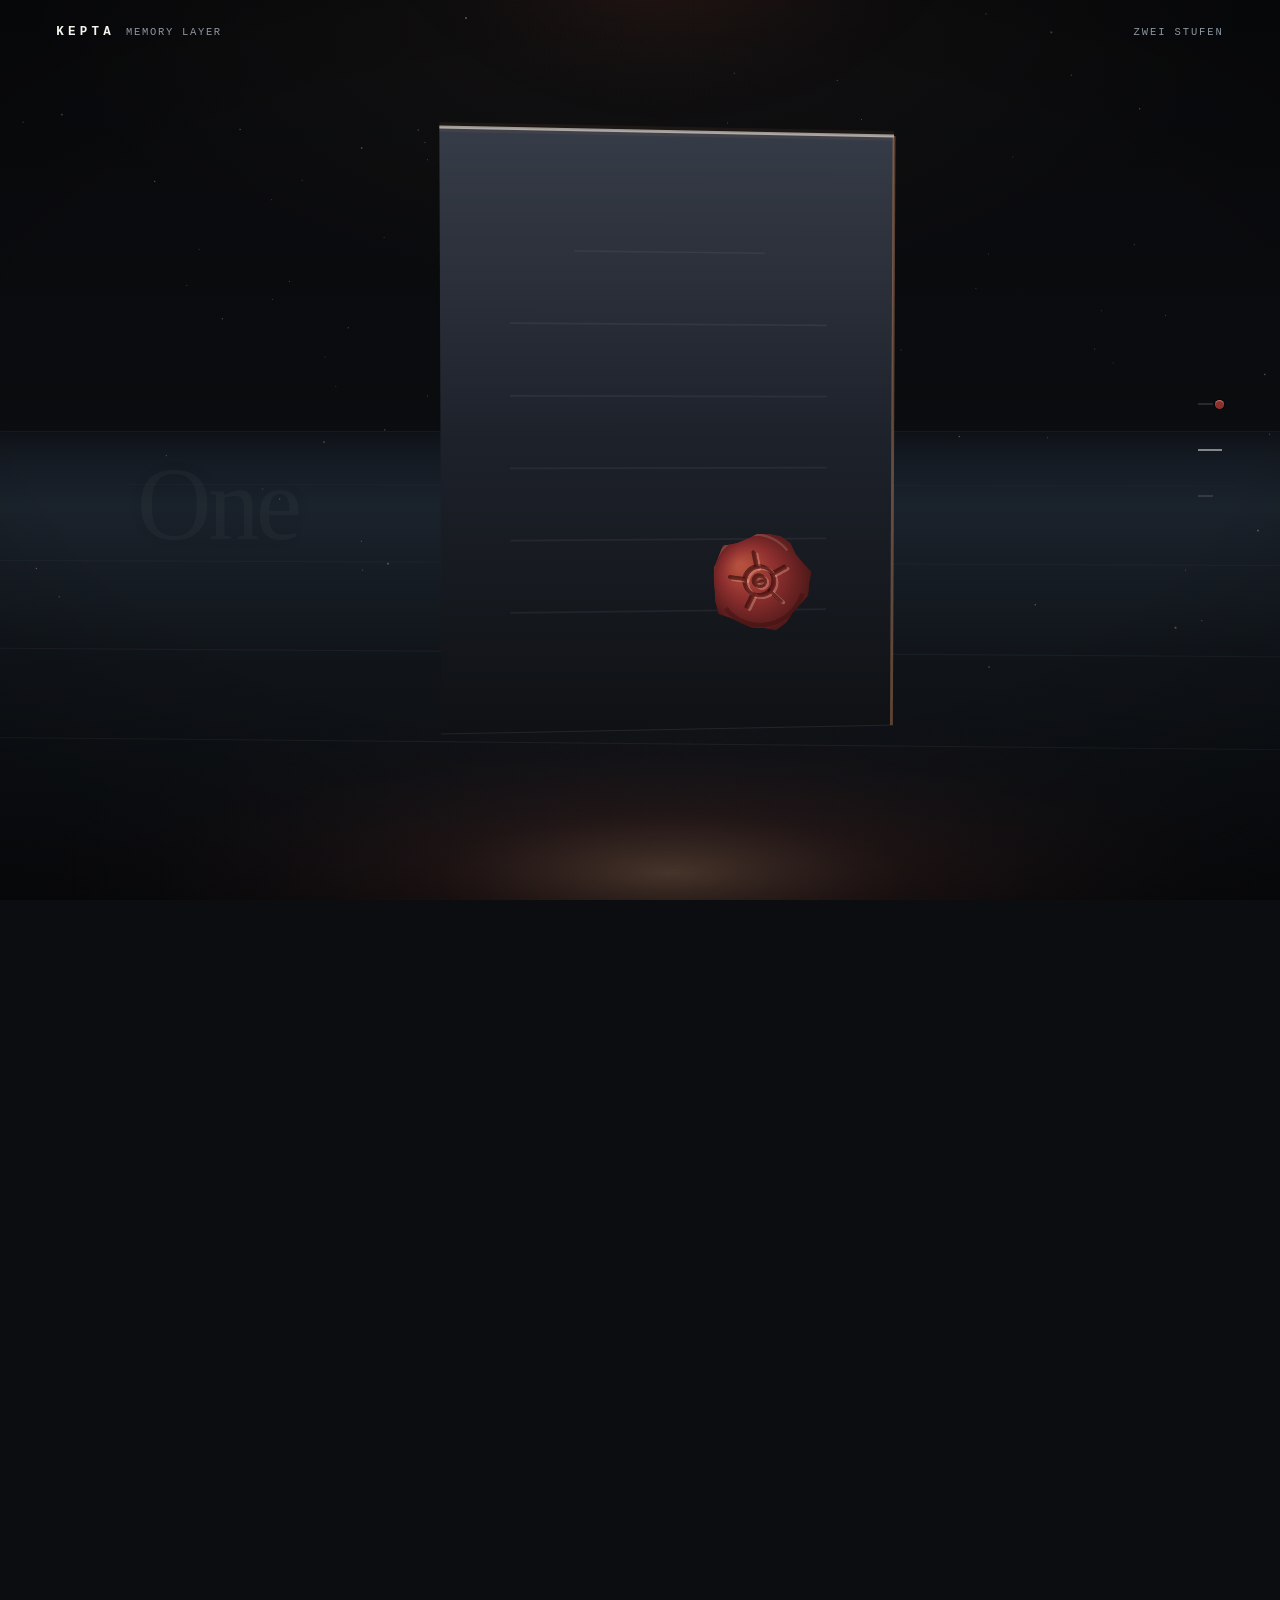
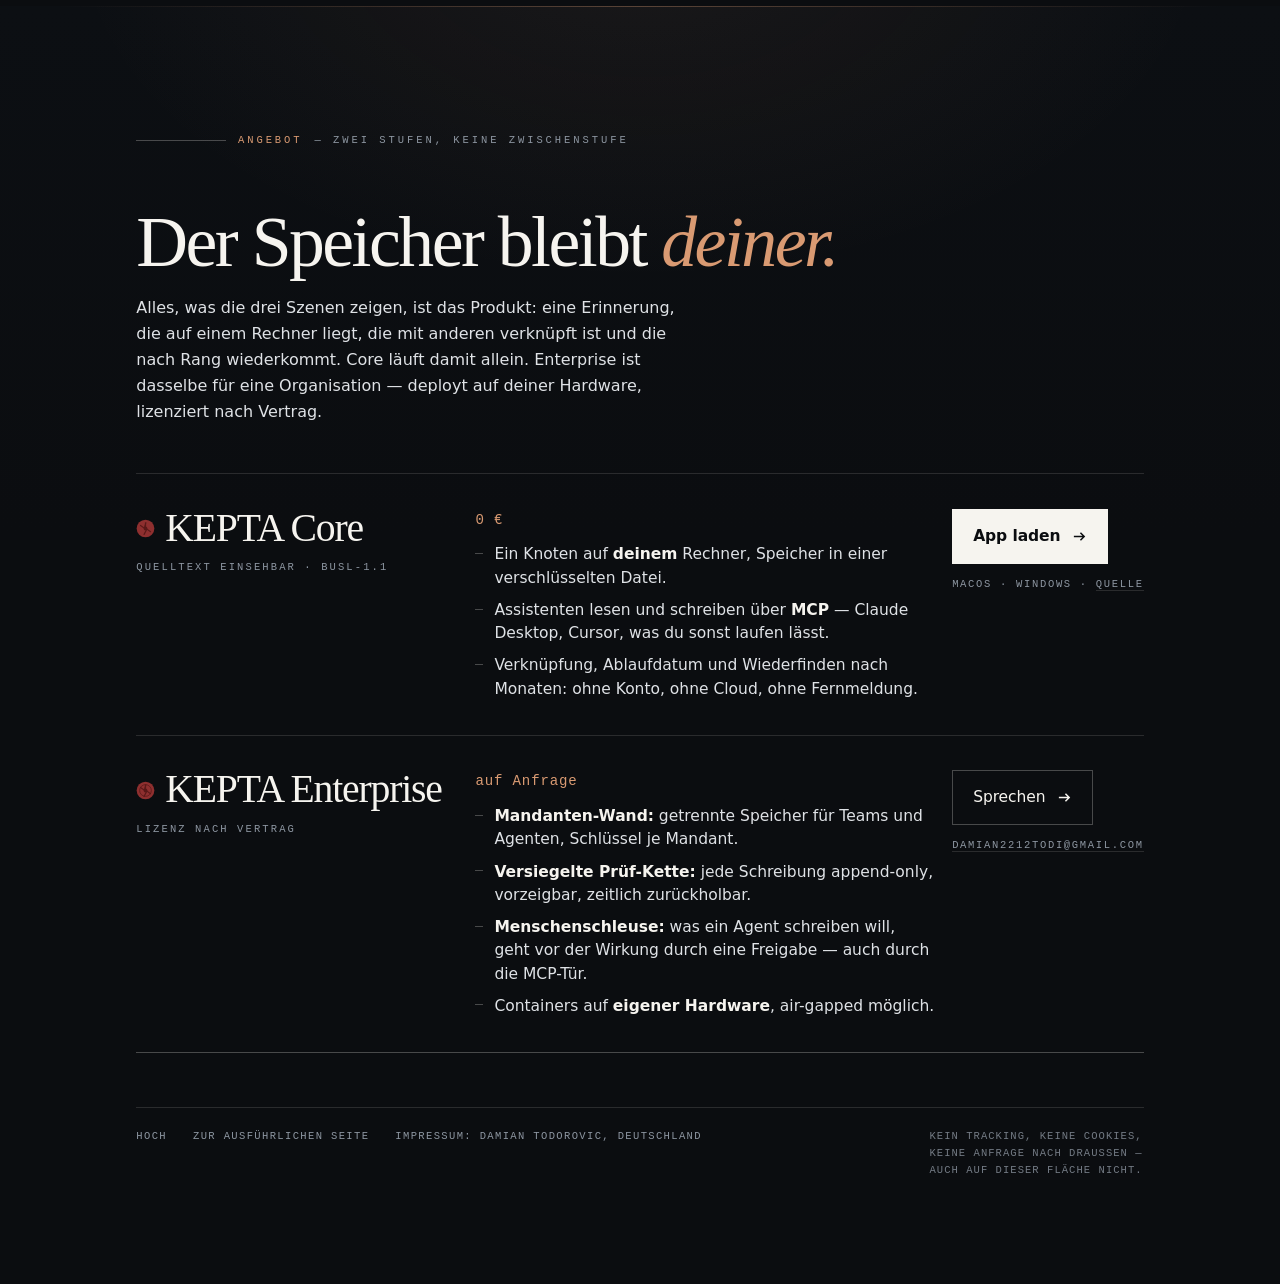
<file: neu-a.html>
<!doctype html>
<!--
  variant A — the cinematic dark ground
  Ein selbstständiger Entwurf neben index.html. index.html wird hier nicht angefasst.

  These: die Seite ist das, was ein Speicher aussieht, wenn man das Licht ausmacht —
  Schiefergrund, eine warme Lampe von oben, Elfenbein-Buchstaben, und als einziger
  gesättigter Gegenstand das Siegelwachs.

  Subject:  der Weg EINER Erinnerung (gespeichert -> verknüpft -> gereiht); die Fläche
            verkauft KEPTA Enterprise.
  Scene:    eine durchgehende Welt in canvas 2D (eigene Lochkamera, keine Bibliothek),
            eine Kamera, die über den Scroll fährt. Drei Sätze, ein Objekt nach dem
            anderen, kein Schnitt: dieselben Karten ziehen um.
  Network:  keiner. Keine Schrift-Datei, kein Bild, kein Skript von außen. Alle
            Schriften sind Systemstapel, die Welt ist gemalt.
-->
<html lang="de">
<head>
<meta charset="utf-8">
<meta name="viewport" content="width=device-width, initial-scale=1">
<title>KEPTA — das Leben einer Erinnerung</title>
<meta name="description" content="KEPTA ist eine Memory-Schicht für KI-Assistenten. Eine Erinnerung wird auf deinem Rechner gespeichert, sie ruft fünf andere, und sie wird gereiht statt nur gematcht. KEPTA Core frei, KEPTA Enterprise nach Vertrag.">
<meta name="color-scheme" content="dark">
<meta name="theme-color" content="#0b0d10">
<script>document.documentElement.className+=' js'</script>
<style>
*,*::before,*::after{box-sizing:border-box}

/* ==========================================================================
   1 · GRUND
   Die Palette ist KEPTAs eigene, in einem Zustand zusammengezogen: der Nacht-
   modus des Produkts (#0b0d10) als Boden, das Papier des Produkts (#f6f4ef) als
   Buchstabe, das Siegelwachs (#8e2f2f) als einziger gesättigter GEGENSTAND.
   Wachs bleibt Material, nie Textfarbe: #8e2f2f auf #0b0d10 misst 2,4:1 und
   fiele als Schrift durch. Für warme Schrift gibt es darum eigene Glut-Töne
   (#d99a72 = 8,2:1, --text #dfe2e6 = 15,9:1, --asche #8d96a1 = 6,5:1).
   ========================================================================== */
:root{
  --grund:#0b0d10;
  --schiefer:#151a21;
  --elfenbein:#f6f4ef;
  --text:#dfe2e6;
  --asche:#8d96a1;
  --glut:#d99a72;
  --wachs:#8e2f2f;
  --haar:rgba(246,244,239,.13);
  --haar-2:rgba(246,244,239,.26);

  /* Display: eine Schottische mit hauchdünnen Waagerechten — Didot, Bodoni. Sie
     hält 142 px auf Schiefer aus, ohne anzuschwellen, und sie ist die einzige
     Stimme im Raum: nie unter 40 px. Der Stapel fällt über Baskerville und Iowan
     auf Georgia ab, also überall nach einer Serif mit echtem Kontrast.
     Körper: Avenir Next / Segoe UI — zwei humanistische Grotesken, eine pro
     Plattform, keine von beiden das neutrale system-ui.
     Nutzen: Mono. Ein Gedächtnis, das Evidence zeigt, schreibt seine Randnotizen
     in der Schrift des Werkzeugs, das sie ausspuckt. */
  --display:'Didot','Bodoni 72','Bodoni 72 Oldstyle','Baskerville','Iowan Old Style','Palatino Linotype',Palatino,Georgia,'Times New Roman',serif;
  --korpus:'Avenir Next','Segoe UI','Helvetica Neue',system-ui,-apple-system,sans-serif;
  --nutz:'SFMono-Regular',ui-monospace,'Cascadia Mono',Menlo,Consolas,monospace;

  --rand:clamp(20px,4.4vw,72px);
  --ease:cubic-bezier(.16,1,.3,1);
  --szene:178svh;
}
html,body{margin:0;padding:0}
html{background:var(--grund);-webkit-text-size-adjust:100%}
body{
  background:var(--grund);color:var(--text);
  font-family:var(--korpus);font-size:17px;line-height:1.62;
  -webkit-font-smoothing:antialiased;overflow-x:hidden;
}
::selection{background:var(--wachs);color:var(--elfenbein)}
canvas{display:block}
p{margin:0}
:focus-visible{outline:2px solid var(--glut);outline-offset:4px;border-radius:2px}

/* ---------- Sprungmarke ---------- */
.skip{
  position:absolute;left:var(--rand);top:10px;z-index:40;
  transform:translateY(-200%);
  font-family:var(--nutz);font-size:11px;letter-spacing:.16em;text-transform:uppercase;
  background:var(--elfenbein);color:#0b0d10;padding:9px 14px;text-decoration:none;
}
.skip:focus{transform:none}

/* ---------- Masthead: dünn genug, dass die Szene ihn nicht erträgt ---------- */
.marke{
  position:fixed;top:0;left:0;right:0;z-index:20;
  display:flex;align-items:baseline;justify-content:space-between;gap:18px;
  padding:clamp(16px,2.4svh,26px) var(--rand);
  pointer-events:none;opacity:1;visibility:visible;
  transition:opacity .5s var(--ease),visibility 0s;
}
.marke.weg{opacity:0;visibility:hidden;transition:opacity .5s var(--ease),visibility 0s .5s}
.marke>*{pointer-events:auto}
.wort{
  display:inline-flex;align-items:baseline;gap:11px;
  font-family:var(--nutz);font-size:12.5px;font-weight:600;
  letter-spacing:.34em;text-transform:uppercase;text-decoration:none;
  color:var(--elfenbein);
}
.wort small{font-weight:400;letter-spacing:.16em;font-size:10.5px;color:var(--asche);text-transform:uppercase}
.marke .aus{
  font-family:var(--nutz);font-size:10.5px;letter-spacing:.18em;text-transform:uppercase;
  color:var(--asche);text-decoration:none;border-bottom:1px solid transparent;padding-bottom:2px;
}
.marke .aus:hover{color:var(--elfenbein);border-bottom-color:var(--haar-2)}

/* ==========================================================================
   2 · BÜHNE — klebt exakt einen Viewport; die Bahn darunter ist Laufstrecke.
   Kein Letterbox: Canvas, Boden und Saum füllen 100 % der Bühne.
   ========================================================================== */
.bahn{position:relative;height:calc(3 * var(--szene))}
@supports not (height:178svh){.bahn{height:calc(3 * 178vh)}}
.buehne{
  position:sticky;top:0;height:100svh;overflow:hidden;isolation:isolate;
  background:
    radial-gradient(78% 52% at 50% 0%,rgba(217,154,114,.055),transparent 62%),
    linear-gradient(180deg,#08090b,#0b0d10 58%,#0c0f13);
}
@supports not (height:100svh){.buehne{height:100vh}}
#welt{position:absolute;inset:0;width:100%;height:100%;z-index:1}
/* Der Rand, der die Szene schließt: ein statischer Verlauf, einmal gemalt.
   Kein backdrop-filter, kein Blur auf bewegter Fläche. */
.saum{
  position:absolute;inset:0;z-index:2;pointer-events:none;
  background:radial-gradient(126% 96% at 50% 44%,transparent 38%,rgba(0,0,0,.42) 74%,rgba(0,0,0,.72) 100%);
}

/* ---------- 2a · DER SATZ — mitten im Bild, nicht in einer Ecke ---------- */
.satz{
  position:absolute;z-index:3;
  left:var(--rand);right:var(--rand);top:50%;
  transform:translateY(-50%);
  margin:0;text-align:center;
  font-family:var(--display);font-weight:400;font-style:normal;
  font-size:clamp(40px,8.3vw,142px);
  line-height:.92;letter-spacing:-.035em;
  color:var(--elfenbein);
  opacity:0;visibility:hidden;
  pointer-events:none;text-wrap:balance;
}
.satz.in{opacity:1;visibility:visible}
.satz .w{display:inline-block;white-space:pre}
.satz .ziffer{font-style:italic;color:var(--glut)}
/* Die Buchstaben tragen ihre Kante selbst, nicht einen Scrim: ein enger und ein
   weiter dunkler Hof halten sie von jeder hellen Stelle der Welt ab — vom
   Lichtsaum einer Karte ebenso wie vom Wachs. Auf Grund, der schon dunkel ist,
   ist der Hof unsichtbar; er wirkt nur, wo es ihn braucht. */
.satz.in .w{text-shadow:0 0 11px rgba(8,9,11,.95),0 0 44px rgba(8,9,11,.85),0 1px 0 rgba(8,9,11,.40)}

/* ---------- 2b · SIEGELLEISTE ----------
   Drei Striche, keiner nummeriert: die Szene, an der du vorüber bist, trägt ein
   Siegel — dasselbe Zeichen wie in der Welt, nicht ein Fortschrittsbalken. */
.rail{
  position:fixed;z-index:20;right:var(--rand);top:50%;transform:translateY(-50%);
  display:flex;flex-direction:column;gap:20px;margin:0;padding:0;list-style:none;
  opacity:0;visibility:hidden;transition:opacity .5s var(--ease),visibility 0s .5s;
}
.rail.on{opacity:1;visibility:visible;transition:opacity .5s var(--ease)}
.ritze{display:block;width:26px;height:26px;position:relative;text-decoration:none}
.ritze::before{
  content:"";position:absolute;left:0;top:50%;width:15px;height:1px;
  background:var(--haar-2);transform:translateY(-50%);
  transition:width .5s var(--ease),background .5s var(--ease);
}
.ritze:hover::before{width:24px;background:var(--elfenbein)}
.ritze .s{
  position:absolute;right:0;top:50%;width:9px;height:9px;margin-top:-4.5px;
  border-radius:50%;background:var(--wachs);opacity:0;transform:scale(.4);
  transition:opacity .45s var(--ease),transform .45s var(--ease);
  box-shadow:0 0 0 1px rgba(0,0,0,.5),inset 0 1px 1px rgba(255,206,180,.45);
}
.ritze[aria-current="true"]::before{width:24px;background:var(--elfenbein)}
.ritze.erledigt .s{opacity:1;transform:scale(1)}
.sr{position:absolute;width:1px;height:1px;overflow:hidden;clip-path:inset(50%);white-space:nowrap}

/* ---------- 2c · HINWEIS ---------- */
.hinweis{
  position:absolute;z-index:3;left:50%;bottom:clamp(22px,4.4svh,44px);
  transform:translateX(-50%);
  font-family:var(--nutz);font-size:10px;letter-spacing:.28em;text-transform:uppercase;
  color:var(--asche);display:flex;flex-direction:column;align-items:center;gap:11px;
  transition:opacity .6s var(--ease);
}
.hinweis i{display:block;width:1px;height:34px;background:linear-gradient(var(--haar-2),transparent)}
.hinweis.weg{opacity:0}

/* ==========================================================================
   3 · DAS ANGEBOT — vierte Fläche. Keine Kartenreihe, kein Glas: ein Auszug.
   Zwei Stufen, je eine Zeile, getrennt durch eine Haarlinie — die Form, in der
   ein Archive Preise anschreibt.
   ========================================================================== */
.angebot{
  position:relative;z-index:5;min-height:100svh;display:flex;align-items:center;
  padding:clamp(88px,14svh,150px) 0 clamp(56px,9svh,96px);
  background:
    radial-gradient(64% 40% at 50% -6%,rgba(217,154,114,.07),transparent 70%),
    linear-gradient(180deg,#0c0f13,#0b0d10 42%);
}
@supports not (min-height:100svh){.angebot{min-height:100vh}}
.angebot::before{
  content:"";position:absolute;top:0;left:var(--rand);right:var(--rand);height:1px;
  background:linear-gradient(90deg,transparent,rgba(217,154,114,.34),transparent);
}
.blatt{width:100%;max-width:1120px;margin:0 auto;padding:0 var(--rand)}
.eyebrow{
  font-family:var(--nutz);font-size:10.5px;letter-spacing:.28em;text-transform:uppercase;
  color:var(--asche);display:flex;align-items:center;gap:12px;margin-bottom:clamp(22px,3.4svh,40px);
}
.eyebrow b{color:var(--glut);font-weight:400}
.eyebrow i{display:block;width:clamp(28px,7vw,96px);height:1px;background:var(--haar-2)}
.anrede{
  font-family:var(--display);font-weight:400;
  font-size:clamp(38px,5.6vw,86px);line-height:.96;letter-spacing:-.035em;
  color:var(--elfenbein);margin-bottom:clamp(14px,2svh,24px);text-wrap:balance;
}
.anrede em{font-style:italic;color:var(--glut)}
.vorbemerkung{max-width:54ch;color:var(--text);font-size:clamp(16px,1.25vw,18.5px);margin-bottom:clamp(34px,5.4svh,64px)}
.vorbemerkung strong{font-weight:600;color:var(--elfenbein)}

.stufen{border-top:1px solid var(--haar)}
.stufe{
  display:grid;gap:clamp(10px,1.4vw,26px);
  grid-template-columns:minmax(0,1.05fr) minmax(0,1.5fr) minmax(0,auto);
  align-items:start;padding:clamp(26px,3.8svh,44px) 0;border-bottom:1px solid var(--haar);
}
.stufe:last-child{border-bottom-color:var(--haar-2)}
.kopf .n{
  display:flex;align-items:center;gap:10px;
  font-family:var(--display);font-size:clamp(25px,3.1vw,43px);
  line-height:1;letter-spacing:-.03em;color:var(--elfenbein);
}
.kopf .n svg{flex:0 0 auto}
.kopf .art{margin-top:11px;font-family:var(--nutz);font-size:10.5px;letter-spacing:.2em;text-transform:uppercase;color:var(--asche)}
.preis{font-family:var(--nutz);font-size:clamp(13px,1.1vw,15px);letter-spacing:.06em;color:var(--glut);white-space:nowrap;margin:0 0 12px}
.texte{list-style:none;margin:0;padding:0;display:grid;gap:9px;max-width:46ch}
.texte li{position:relative;padding-left:19px;font-size:15.5px;line-height:1.5;color:var(--text)}
.texte li::before{content:"";position:absolute;left:0;top:.62em;width:8px;height:1px;background:var(--haar-2)}
.texte b{font-weight:600;color:var(--elfenbein)}
.tun{display:flex;flex-direction:column;align-items:flex-start;gap:12px;min-width:190px}
.knauf{
  display:inline-flex;align-items:center;gap:12px;
  font-family:var(--korpus);font-size:15.5px;font-weight:600;letter-spacing:-.005em;
  background:var(--elfenbein);color:#0b0d10;border:1px solid var(--elfenbein);
  padding:14px 20px;text-decoration:none;
  transition:background .28s var(--ease),transform .28s var(--ease),border-color .28s var(--ease);
}
.knauf svg{transition:transform .34s var(--ease)}
.knauf:hover{background:#fffdf8;transform:translateY(-1px)}
.knauf:hover svg{transform:translateX(3px)}
.knauf:active{transform:translateY(0)}
.knauf.zweit{background:transparent;color:var(--elfenbein);border-color:var(--haar-2);font-weight:500}
.knauf.zweit:hover{background:rgba(246,244,239,.07);border-color:var(--elfenbein)}
.bei{font-family:var(--nutz);font-size:10.5px;letter-spacing:.16em;text-transform:uppercase;color:var(--asche)}
.bei a{color:var(--asche);text-decoration:none;border-bottom:1px solid var(--haar)}
.bei a:hover{color:var(--elfenbein);border-bottom-color:var(--haar-2)}
.fuss{
  margin-top:clamp(38px,6svh,72px);padding-top:20px;border-top:1px solid var(--haar);
  display:flex;flex-wrap:wrap;gap:8px 26px;align-items:baseline;
  font-family:var(--nutz);font-size:10.5px;letter-spacing:.13em;text-transform:uppercase;color:var(--asche);
}
.fuss a{color:var(--asche);text-decoration:none}
.fuss a:hover{color:var(--elfenbein)}
.fuss .frei{margin-left:auto;max-width:34ch;color:rgba(141,150,161,.8);letter-spacing:.1em}

/* ==========================================================================
   4 · ZUSTÄNDE
   ========================================================================== */
@media (max-width:900px){
  .stufe{grid-template-columns:1fr auto;gap:14px 22px}
  .stufe .kopf{grid-column:1}
  .stufe .preis{grid-column:2;grid-row:1;text-align:right;margin-bottom:0}
  .stufe .texte{grid-column:1/-1}
  .stufe .tun{grid-column:1/-1;flex-direction:row;flex-wrap:wrap;align-items:center}
}
@media (max-width:760px){
  :root{--szene:152svh}
  .satz{font-size:clamp(31px,9.4vw,58px);line-height:.98;letter-spacing:-.03em}
  .rail{display:none}
  .anrede{font-size:clamp(32px,9vw,52px)}
}
@media (max-width:520px){
  .marke .aus{display:none}
  .satz{font-size:clamp(28px,8.6vw,40px)}
  .stufe .tun{flex-direction:column;align-items:stretch}
  .knauf{justify-content:center}
  .fuss .frei{margin-left:0}
}

/* reduced motion: die Welt hält still, der Inhalt nicht. Keine Kamerafahrt,
   kein Staub, kein Wort-Herheben — zu jedem Abschnitt steht ein fertiges
   Standbild, und die Übergänge sind Zustandswechsel statt Reisen. */
.rm .satz .w{text-shadow:none}
.rm .knauf,.rm .knauf svg,.rm .ritze::before,.rm .ritze .s,.rm .hinweis,.rm .marke,.rm .rail{transition:none}

/* ohne Script: kein Kameraweg, also auch keine leeren Bildschirme. Die Sätze
   stehen als Dokument untereinander, die Welt bleibt aus. */
html:not(.js) .bahn{height:auto}
html:not(.js) .buehne{position:static;height:auto;padding:120px 0 40px;background:#0b0d10}
html:not(.js) #welt,html:not(.js) .saum,html:not(.js) .hinweis,html:not(.js) .rail{display:none}
html:not(.js) .marke{position:static}
html:not(.js) .satz{
  position:static;transform:none;opacity:1;visibility:visible;
  padding:clamp(52px,10svh,110px) 0;max-width:15ch;margin:0 auto;
}
</style>
</head>
<body>
<a class="skip" href="#angebot">Zum Angebot</a>

<header class="marke">
  <a class="wort" href="#top">KEPTA <small>Memory&nbsp;Layer</small></a>
  <a class="aus" href="#angebot">Zwei Stufen</a>
</header>

<main id="top">
  <!-- ============ DIE ERÖFFNUNG: drei Szenen, eine Welt ============ -->
  <div class="bahn" id="bahn">
    <span id="s1" aria-hidden="true"></span>
    <span id="s2" aria-hidden="true" style="position:absolute;top:var(--szene)"></span>
    <span id="s3" aria-hidden="true" style="position:absolute;top:calc(var(--szene) * 2)"></span>
    <div class="buehne" id="buehne">
      <canvas id="welt" aria-hidden="true"></canvas>
      <div class="saum" aria-hidden="true"></div>

      <p class="satz" id="sz1" lang="en"><span class="w">Stored</span> <span class="w">on</span> <span class="w">your</span> <span class="w">own</span> <span class="w">machine.</span></p>
      <p class="satz" id="sz2" lang="en"><span class="w">One</span> <span class="w">note</span> <span class="w">calls</span> <span class="w ziffer">five</span> <span class="w">others.</span></p>
      <p class="satz" id="sz3" lang="en"><span class="w">Ranked,</span> <span class="w">not</span> <span class="w">matched.</span></p>

      <p class="hinweis" id="hinweis"><span>Scrollen</span><i></i></p>
    </div>
  </div>

  <nav aria-label="Szenen" class="rail" id="rail">
    <a class="ritze" href="#s1"><span class="sr">Szene 1: gespeichert</span><span class="s" aria-hidden="true"></span></a>
    <a class="ritze" href="#s2"><span class="sr">Szene 2: verknüpft</span><span class="s" aria-hidden="true"></span></a>
    <a class="ritze" href="#s3"><span class="sr">Szene 3: gereiht</span><span class="s" aria-hidden="true"></span></a>
  </nav>

  <!-- ============ VIERTE FLÄCHE: das Angebot ============ -->
  <section class="angebot" id="angebot" aria-labelledby="ag-t">
    <div class="blatt">
      <p class="eyebrow"><i></i><b>Angebot</b> — zwei Stufen, keine Zwischenstufe</p>
      <h1 class="anrede" id="ag-t">Der Speicher bleibt <em>deiner.</em></h1>
      <p class="vorbemerkung">Alles, was die drei Szenen zeigen, ist das Produkt: eine
        Erinnerung, die auf einem Rechner liegt, die mit anderen verknüpft ist und die
        nach Rang wiederkommt. Core läuft damit allein. Enterprise ist dasselbe für eine
        Organisation — deployt auf deiner Hardware, lizenziert nach Vertrag.</p>

      <div class="stufen">
        <article class="stufe">
          <div class="kopf">
            <p class="n">
              <svg width="19" height="19" viewBox="0 0 24 24" aria-hidden="true"><circle cx="12" cy="12" r="11.2" fill="#8e2f2f"/><circle cx="12" cy="12" r="2.4" fill="#5a1919"/><g stroke="#5a1919" stroke-width="1.5" stroke-linecap="round"><path d="M12 9.6V4.8M14.3 13.1l4.1 2.9M13 14.2l-2.8 5.2M9.8 10.9 5.7 8.2M11 9.5l1.5-4.6"/></g></svg>
              KEPTA Core
            </p>
            <p class="art">Quelltext einsehbar · BUSL-1.1</p>
          </div>
          <div>
            <p class="preis">0&nbsp;€</p>
            <ul class="texte">
              <li>Ein Knoten auf <b>deinem</b> Rechner, Speicher in einer verschlüsselten Datei.</li>
              <li>Assistenten lesen und schreiben über <b>MCP</b> — Claude Desktop, Cursor, was du sonst laufen lässt.</li>
              <li>Verknüpfung, Ablaufdatum und Wiederfinden nach Monaten: ohne Konto, ohne Cloud, ohne Fernmeldung.</li>
            </ul>
          </div>
          <div class="tun">
            <a class="knauf" href="https://github.com/DamianTodorovic/kepta/releases/latest">App laden
              <svg width="15" height="15" viewBox="0 0 16 16" aria-hidden="true"><path d="M2 8h11M9 4l4 4-4 4" fill="none" stroke="currentColor" stroke-width="1.6"/></svg>
            </a>
            <p class="bei">macOS · Windows · <a href="https://github.com/DamianTodorovic/kepta">Quelle</a></p>
          </div>
        </article>

        <article class="stufe">
          <div class="kopf">
            <p class="n">
              <svg width="19" height="19" viewBox="0 0 24 24" aria-hidden="true"><circle cx="12" cy="12" r="11.2" fill="#8e2f2f"/><circle cx="12" cy="12" r="7.4" fill="none" stroke="#5a1919" stroke-width="1"/><circle cx="12" cy="12" r="2.4" fill="#5a1919"/><g stroke="#5a1919" stroke-width="1.5" stroke-linecap="round"><path d="M12 9.6V4.8M14.3 13.1l4.1 2.9M13 14.2l-2.8 5.2M9.8 10.9 5.7 8.2M11 9.5l1.5-4.6"/></g></svg>
              KEPTA Enterprise
            </p>
            <p class="art">Lizenz nach Vertrag</p>
          </div>
          <div>
            <p class="preis">auf Anfrage</p>
            <ul class="texte">
              <li><b>Mandanten-Wand:</b> getrennte Speicher für Teams und Agenten, Schlüssel je Mandant.</li>
              <li><b>Versiegelte Prüf-Kette:</b> jede Schreibung append-only, vorzeigbar, zeitlich zurückholbar.</li>
              <li><b>Menschenschleuse:</b> was ein Agent schreiben will, geht vor der Wirkung durch eine Freigabe — auch durch die MCP-Tür.</li>
              <li>Containers auf <b>eigener Hardware</b>, air-gapped möglich.</li>
            </ul>
          </div>
          <div class="tun">
            <a class="knauf zweit" href="https://www.linkedin.com/in/damian-todorovic-244235434">Sprechen
              <svg width="15" height="15" viewBox="0 0 16 16" aria-hidden="true"><path d="M2 8h11M9 4l4 4-4 4" fill="none" stroke="currentColor" stroke-width="1.6"/></svg>
            </a>
            <p class="bei"><a href="mailto:damian2212todi@gmail.com">damian2212todi@gmail.com</a></p>
          </div>
        </article>
      </div>

      <p class="fuss">
        <a href="#top">Hoch</a>
        <a href="index.html">Zur ausführlichen Seite</a>
        <span>Impressum: Damian Todorovic, Deutschland</span>
        <span class="frei">Kein Tracking, keine Cookies, keine Anfrage nach draußen — auch auf dieser Fläche nicht.</span>
      </p>
    </div>
  </section>
</main>

<script>
/* ==========================================================================
   DIE WELT — eine eigene Lochkamera in canvas 2D.
   Punkte werden rotiert, geteilt, gemalt. Kein WebGL, keine Bibliothek, kein
   Engine-Nachbau: damit die Bildregie (eine Lampe, ein Boden, ein Satz pro
   Bildschirm) das Einzige bleibt, was sich bewegt.
   Pro Bild: eine Rechteckfüllung für den Boden, ~8 Vierecke, ~30 Linien,
   ~130 Punkte, drei vorgefertigte Sprites.
   ========================================================================== */
(function(){
'use strict';
var root=document.documentElement;
var RMQ=window.matchMedia('(prefers-reduced-motion: reduce)');
var RM=RMQ.matches;
root.classList.toggle('rm',RM);

var bahn=document.getElementById('bahn');
var buehne=document.getElementById('buehne');
var cv=document.getElementById('welt');
var g=cv.getContext('2d');
var rail=document.getElementById('rail');
var marke=document.querySelector('.marke');
var ritzen=[].slice.call(document.querySelectorAll('.ritze'));
var saetze=[].slice.call(document.querySelectorAll('.satz'));
var hinweis=document.getElementById('hinweis');

var BODEN=-1.45;                 /* y der Fläche, auf der die Körper stehen */
var W=0,H=0,DPR=1,f=1,STREU=1;

/* ---------- Kameras: vier Haltestellen, drei Fahrten.
   Die Welt schneidet nie: Station n endet genau dort, wo n+1 beginnt. ---------- */
var KAM=[
  {x: 0.00,y:0.36,z:5.95,yaw: 0.00,pitch:-0.050},   /* 0 Weite — ein Blatt im Nichts, angestrahlt */
  {x: 0.00,y:0.09,z:3.55,yaw: 0.03,pitch:-0.018},   /* 1 nah am Einzelstück */
  {x:-0.20,y:0.48,z:7.90,yaw:-0.10,pitch:-0.052},   /* 2 zurück — der Fächer öffnet sich */
  {x:-2.60,y:0.30,z:6.20,yaw:-0.30,pitch:-0.036}    /* 3 seitlich entlang der Kolonne */
];

/* ---------- Besetzung: eine Karte und fünf verbundene.
   Nichts verschwindet, alles zieht um: unter der Fläche weg in den Fächer
   (Szene 2) und von dort in die Kolonne (Szene 3). ----------
   je Haltestelle: [x, y, z, yaw, Ton] */
var HERO={w:1.58,h:2.08,zeilen:6,st:[
  [ 0.00,-0.10, 0.00,-0.30,0.46],
  [ 0.00, 0.10, 0.00,-0.10,1.00],
  [-1.55, 0.16, 0.30, 0.13,0.95],
  [-1.50, 0.10, 0.60,-0.24,1.00]
]};
/* Der Fächer greift um die eine Karte herum, die links aus der Mitte gerückt
   ist — sonst stünde die fünfte hinter ihrem eigenen Objekt. */
var BOGEN =[[-4.30,-0.15,-1.30],[-3.30,0.85,-2.90],[-0.30,1.35,-3.60],[1.30,0.30,-2.60],[2.30,-0.55,-1.20]];
var KOL_X =[ 0.30, 1.75, 3.20, 4.65, 6.10];
var KOL_Z =[-1.20,-2.00,-2.80,-3.60,-4.40];
var RANG  =[0.62,0.47,0.38,0.29,0.20];
var SAT=[];
(function(){
  for(var i=0;i<5;i++){
    var b=BOGEN[i];
    SAT.push({w:1.02,h:1.36,zeilen:4,st:[
      [b[0],-2.30,b[2],-0.20,0.00],
      [b[0],-2.30,b[2],-0.20,0.00],
      [b[0], b[1], b[2], 0.22-i*0.06,1.00],
      [KOL_X[i],-0.30,KOL_Z[i], 0.30,0.34]
    ]});
  }
})();

/* ---------- Helpers ---------- */
function samen(a){return function(){a|=0;a=a+0x6D2B79F5|0;var t=Math.imul(a^a>>>15,1|a);
  t=t+Math.imul(t^t>>>7,61|t)^t;return((t^t>>>14)>>>0)/4294967296}}
function gl(t){return t*t*(3-2*t)}
function kl(v,a,b){return v<a?a:(v>b?b:v)}
function klemm01(v){return v<0?0:(v>1?1:v)}
function misch(a,b,t){return a+(b-a)*t}
function neb(d){return Math.max(0.30,Math.min(1,1-(d-3.1)/21))}   /* Tiefendunst */
function rgba(r,gg,b,a){return 'rgba('+(r|0)+','+(gg|0)+','+(b|0)+','+(a<0?0:a>1?1:a).toFixed(3)+')'}

var STAUB=[];
(function(){var r=samen(20261008);for(var j=0;j<132;j++)
  STAUB.push({x:(r()-0.5)*8.6,y:BODEN+r()*4.2,z:-5.6+r()*6.6,v:0.05+r()*0.12,h:r()});})();

/* ---------- Sprites: einmal gemalt, danach nur verzerrt eingefügt ---------- */
function scheibe(F,mittel){
  var c=document.createElement('canvas');c.width=c.height=F;
  var x=c.getContext('2d'),h=F/2,r=x.createRadialGradient(h,h,0,h,h,h);
  for(var i=0;i<mittel.length;i++)r.addColorStop(mittel[i][0],mittel[i][1]);
  r.addColorStop(1,'rgba(0,0,0,0)');x.fillStyle=r;x.fillRect(0,0,F,F);return c;
}
var LAMPF=scheibe(256,[[0,'rgba(255,236,214,.95)'],[0.12,'rgba(240,186,132,.55)'],
  [0.40,'rgba(180,86,52,.17)'],[0.72,'rgba(120,44,30,.05)']]);
var PFOTZ=scheibe(256,[[0,'rgba(226,158,110,.34)'],[0.34,'rgba(160,68,48,.15)'],
  [0.70,'rgba(90,36,28,.05)']]);

/* Das Siegel: Wachs mit eingepresstem Knoten — ein Zentrum, fünf Fäden.
   Dasselbe Zeichen, das Szene zwei baut; hier ist es das Ergebnis: abgelegt,
   datiert, gültig. Der einzige gesättigte Gegenstand im Bild. */
var SIEGEL=(function(){
  var F=256,c=document.createElement('canvas');c.width=c.height=F;
  var x=c.getContext('2d'),h=F/2,R=F*0.395,i,a,r;
  x.beginPath();
  for(i=0;i<=26;i++){
    a=i/26*Math.PI*2;
    r=R*(1+0.055*Math.sin(a*5+0.6)+0.032*Math.sin(a*9+2.2)+0.016*Math.sin(a*14+1.1));
    var px=h+Math.cos(a)*r, py=h+Math.sin(a)*r*0.985;
    if(i)x.lineTo(px,py);else x.moveTo(px,py);
  }
  x.closePath();
  var gr=x.createRadialGradient(h-R*0.34,h-R*0.40,R*0.08,h,h,R*1.2);
  gr.addColorStop(0,'#b4503d');gr.addColorStop(0.42,'#8e2f2f');gr.addColorStop(1,'#421414');
  x.fillStyle=gr;x.fill();
  x.save();x.clip();
  x.strokeStyle='rgba(255,214,186,.16)';x.lineWidth=R*0.05;
  x.beginPath();x.arc(h-R*0.10,h-R*0.14,R*0.86,Math.PI*1.05,Math.PI*1.85);x.stroke();
  x.strokeStyle='rgba(40,8,8,.30)';x.lineWidth=R*0.09;
  x.beginPath();x.arc(h,h,R*0.90,Math.PI*0.15,Math.PI*0.85);x.stroke();
  function knoten(dx,dy,ln,br){
    x.save();x.translate(h+dx,h+dy);
    x.strokeStyle=ln;x.lineWidth=br;x.lineCap='round';
    x.beginPath();x.arc(0,0,R*0.30,0,6.2832);x.stroke();
    x.beginPath();
    for(var k=0;k<5;k++){
      var an=-Math.PI/2+k*1.2566;
      x.moveTo(Math.cos(an)*R*0.30,Math.sin(an)*R*0.30);
      x.lineTo(Math.cos(an)*R*0.60,Math.sin(an)*R*0.60);
    }
    x.moveTo(-R*0.11,0);x.arc(0,0,R*0.11,0,6.2832);
    x.stroke();x.restore();
  }
  knoten(-R*0.028,-R*0.030,'rgba(48,10,10,.62)',R*0.075);
  knoten( R*0.030, R*0.032,'rgba(255,206,178,.30)',R*0.075);
  knoten(0,0,'rgba(104,30,26,.85)',R*0.055);
  x.restore();
  return c;
})();

/* ---------- Die Kamera selbst ---------- */
var cam={x:0,y:0,z:8,yaw:0,pitch:0};
var _x=0,_y=0,_d=0;
function proj(px,py,pz){
  var dx=px-cam.x,dy=py-cam.y,dz=pz-cam.z;
  var cy=Math.cos(cam.yaw),sy=Math.sin(cam.yaw);
  var x1=dx*cy-dz*sy, z1=dx*sy+dz*cy;
  var cp=Math.cos(cam.pitch),sp=Math.sin(cam.pitch);
  var y2=dy*cp+z1*sp, z2=-dy*sp+z1*cp;
  var d=-z2;
  _x=W*0.5+f*x1/d;_y=H*0.5-f*y2/d;_d=d;
  return d>0.14;
}
/* eine Haltestelle aus zweien */
function schnitt(feld,q){
  var i=kl(Math.floor(q),0,feld.length-2),t=gl(klemm01(q-i));
  var a=feld[i],b=feld[i+1];
  return [misch(a[0],b[0],t),misch(a[1],b[1],t),misch(a[2],b[2],t),
          misch(a[3],b[3],t),misch(a[4],b[4],t)];
}
function kamera(q){
  var i=kl(Math.floor(q),0,2),t=gl(klemm01(q-i));
  var a=KAM[i],b=KAM[i+1];
  return {x:misch(a.x,b.x,t),y:misch(a.y,b.y,t),z:misch(a.z,b.z,t),
          yaw:misch(a.yaw,b.yaw,t),pitch:misch(a.pitch,b.pitch,t)};
}

/* ---------- Boden: eine Fläche, drei Fugen, eine Fluchtkante ---------- */
function boden(){
  var hy=H*0.5+f*Math.tan(cam.pitch);
  if(hy>H)return;
  if(hy<0)hy=0;
  var gr=g.createLinearGradient(0,hy,0,H);
  gr.addColorStop(0,'#0e1217');gr.addColorStop(0.055,'#141a22');
  gr.addColorStop(0.16,'#1a222b');gr.addColorStop(0.50,'#101419');gr.addColorStop(1,'#090b0e');
  g.fillStyle=gr;g.fillRect(0,hy,W,H-hy);
  g.fillStyle='rgba(226,164,118,.075)';g.fillRect(0,hy-0.5,W,1);
  var zi=[-26,-8.5,-3.6,-1.5],k,ax,ay;
  g.lineWidth=1;
  for(k=0;k<zi.length;k++){
    if(!proj(-16,BODEN,zi[k]))continue; ax=_x;ay=_y;
    if(!proj( 16,BODEN,zi[k]))continue;
    g.strokeStyle='rgba(246,244,239,'+(0.020+0.013*k).toFixed(3)+')';
    g.beginPath();g.moveTo(ax,ay);g.lineTo(_x,_y);g.stroke();
  }
}

/* ---------- Eine Karte: dunkles Papier, helle Kante, liniiert ---------- */
var ECK=[[-1,-1],[1,-1],[1,1],[-1,1]];
function karte(c,s){
  var ton=s[4];
  if(ton<=0.002)return null;
  var x=s[0],y=s[1],z=s[2],yaw=s[3];
  var hw=c.w/2,hh=c.h/2,ky=Math.cos(yaw),sy=Math.sin(yaw);
  var P=[],i,u,v;
  for(i=0;i<4;i++){
    u=ECK[i][0]*hw;v=ECK[i][1]*hh;
    if(!proj(x+u*ky,y+v,z+u*sy))return null;
    P.push([_x,_y]);
  }
  proj(x,y,z);var tiefe=_d;
  var t=ton*neb(tiefe), scale=f/tiefe, lift=26*t;

  g.beginPath();g.moveTo(P[0][0],P[0][1]);
  for(i=1;i<4;i++)g.lineTo(P[i][0],P[i][1]);
  g.closePath();
  var ob=[(P[2][0]+P[3][0])/2,(P[2][1]+P[3][1])/2],
      un=[(P[0][0]+P[1][0])/2,(P[0][1]+P[1][1])/2];
  var fl=g.createLinearGradient(ob[0],ob[1],un[0],un[1]);
  fl.addColorStop(0,rgba(29+lift,35+lift,44+lift*1.1,1));
  fl.addColorStop(0.52,rgba(17+lift*0.5,21+lift*0.5,27+lift*0.6,1));
  fl.addColorStop(1,rgba(10+lift*0.2,12+lift*0.2,15+lift*0.2,1));
  g.fillStyle=fl;g.fill();

  /* Zeilen: eine Notiz, keine Fläche. Die erste ist kürzer — ein Titel. */
  var n=c.zeilen,li,fy,fx;
  g.lineWidth=Math.max(0.6,scale*0.006);
  g.strokeStyle='rgba(246,244,239,'+(0.055*t).toFixed(3)+')';
  for(li=0;li<n;li++){
    fy=0.60-li*1.20/(n-1);fx=li===0?0.42:0.70;
    if(!proj(x-hw*fx*ky,y+hh*fy,z-hw*fx*sy))continue;
    var p1x=_x,p1y=_y;
    if(!proj(x+hw*fx*ky,y+hh*fy,z+hw*fx*sy))continue;
    g.beginPath();g.moveTo(p1x,p1y);g.lineTo(_x,_y);g.stroke();
  }

  /* Die Kante, die das Licht fängt: oben Elfenbein, rechts Glut, unten schluckt
     der Boden. Zwei Striche, mehr braucht ein Körper nicht, damit er steht. */
  var kb=Math.max(1,scale*0.010);
  g.lineWidth=kb;
  g.strokeStyle='rgba(246,244,239,'+(0.62*t).toFixed(3)+')';
  g.beginPath();g.moveTo(P[3][0],P[3][1]);g.lineTo(P[2][0],P[2][1]);g.stroke();
  g.strokeStyle='rgba(226,152,104,'+(0.38*t).toFixed(3)+')';
  g.beginPath();g.moveTo(P[2][0],P[2][1]);g.lineTo(P[1][0],P[1][1]);g.stroke();
  g.lineWidth=kb*3.4;
  g.strokeStyle='rgba(226,152,104,'+(0.07*t).toFixed(3)+')';
  g.beginPath();g.moveTo(P[3][0],P[3][1]);g.lineTo(P[2][0],P[2][1]);g.stroke();
  g.lineWidth=1;
  g.strokeStyle='rgba(246,244,239,'+(0.09*t).toFixed(3)+')';
  g.beginPath();g.moveTo(P[1][0],P[1][1]);g.lineTo(P[0][0],P[0][1]);g.stroke();
  return {x:x,y:y,z:z,yaw:yaw,hw:hw,hh:hh,t:t};
}

/* Spiegelbild auf der Fläche — nur die eine Karte, nur solange sie tief steht.
   Eine Fläche, die ein Spiegelbild wirft, ist näher am Boden als am Himmel. */
function spiegel(c,s){
  var hw=c.w/2,hh=c.h/2,ky=Math.cos(s[3]),sy=Math.sin(s[3]);
  var fuge=(s[1]-hh)-BODEN;                 /* Abstand der Unterkante zur Fläche */
  var nahe=1-fuge/0.92;
  if(nahe<=0.02||s[4]<=0.05)return;
  var Q=[],i,u,v,tiefe=0;
  for(i=0;i<4;i++){
    u=ECK[i][0]*hw;v=ECK[i][1]*hh;
    if(!proj(s[0]+u*ky,2*BODEN-(s[1]+v),s[2]+u*sy))return;
    Q.push([_x,_y]);
  }
  proj(s[0],s[1],s[2]);tiefe=_d;
  var mund=[(Q[0][0]+Q[1][0])/2,(Q[0][1]+Q[1][1])/2],
      fuss=[(Q[2][0]+Q[3][0])/2,(Q[2][1]+Q[3][1])/2],
      knie=[misch(mund[0],fuss[0],0.34),misch(mund[1],fuss[1],0.34)];
  var gr=g.createLinearGradient(mund[0],mund[1],knie[0],knie[1]);
  gr.addColorStop(0,'rgba(246,244,239,'+(0.062*s[4]*nahe*neb(tiefe)).toFixed(3)+')');
  gr.addColorStop(1,'rgba(246,244,239,0)');
  g.beginPath();g.moveTo(Q[0][0],Q[0][1]);
  for(i=1;i<4;i++)g.lineTo(Q[i][0],Q[i][1]);
  g.closePath();g.fillStyle=gr;g.fill();
}

/* ---------- Faden: ein Ruf von der einen zur anderen Karte.
   Eine Gerade im Raum bleibt eine Gerade in der Projektion, also braucht ein
   Faden zwei Striche statt sechzehn: ein breiter, kühler Saum als Wärme im Staub
   und darübergang eine Linie, die zum Knoten hin anfärbt. ---------- */
function faden(a,b,art,ton){
  if(ton<=0.004||art<=0.002)return;
  var ax=a.x,ay=a.y+0.16,az=a.z,bx=b[0],by=b[1]+0.16,bz=b[2];
  /* Der Ruf endet vor der Karte, nicht in ihr: 84 % des Weges, der Knoten steht
     im freien Raum. Ein Elfenbeinpunkt an der Silhouettkante einer Karte läge
     genau dort, wo der Satz vorbeiläuft, und wäre kein Grund mehr für Tinte. */
  var ende=art*0.84;
  if(!proj(ax,ay,az))return;var sx=_x,sy=_y;
  if(!proj(bx,by,bz))return;
  if(!proj(ax+(bx-ax)*ende,ay+(by-ay)*ende,az+(bz-az)*ende))return;
  var px=_x,py=_y;
  var gr=g.createLinearGradient(sx,sy,px,py);
  gr.addColorStop(0,rgba(214,138,96,0.26*ton));
  gr.addColorStop(1,rgba(236,166,120,0.56*ton));
  g.lineCap='round';
  g.beginPath();g.moveTo(sx,sy);g.lineTo(px,py);
  g.lineWidth=7;g.strokeStyle=rgba(196,104,66,0.070*ton);g.stroke();
  g.lineWidth=2.0;g.strokeStyle=gr;g.stroke();
  /* Der Funke läuft nur, solange gerufen wird. Am angekommenen Faden steht kein
     heller Punkt: er läge sonst genau dort, wo der Satz vorbeiläuft, und ein
     Elfenbeinpunkt unter Elfenbeinbuchstaben ist kein Grund mehr für Tinte. */
  if(art<0.997){
    g.fillStyle=rgba(246,222,190,0.60*ton);
    g.beginPath();g.arc(px,py,2.0,0,6.2832);g.fill();
  }
}

/* ---------- Rang: eine Länge, keine Zahl. Der Balken sitzt direkt unter der
   eigenen Karte, auf einer Haarlinie, die das Maximum zeigt — erst der
   Vergleich macht die Länge zu einer Aussage. ---------- */
function rang(x,z,y,breite,wert,ton){
  if(ton<=0.004)return;
  if(!proj(x-breite/2,y,z))return;var ax=_x,ay=_y;
  if(!proj(x+breite/2,y,z))return;var bx=_x,by=_y;
  g.lineCap='butt';g.lineWidth=1;
  g.strokeStyle='rgba(246,244,239,'+(0.15*ton).toFixed(3)+')';
  g.beginPath();g.moveTo(ax,ay);g.lineTo(bx,by);g.stroke();
  if(!proj(x-breite/2+breite*wert,y,z))return;var e1=_x,e2=_y;
  g.lineWidth=3.4;g.strokeStyle='rgba(142,47,47,'+(0.95*ton).toFixed(3)+')';
  g.beginPath();g.moveTo(ax,ay);g.lineTo(e1,e2);g.stroke();
  g.lineWidth=1.2;g.strokeStyle='rgba(240,180,132,'+(0.85*ton).toFixed(3)+')';
  g.beginPath();g.moveTo(ax,ay-1.3);g.lineTo(e1,e2-1.3);g.stroke();
  g.fillStyle='rgba(246,244,239,'+(0.70*ton).toFixed(3)+')';
  g.fillRect(e1-1,e2-3.5,2,6);
}

/* ---------- Malen ---------- */
function mal(q,zeit){
  var k=kamera(q);
  cam.x=k.x*STREU;cam.y=k.y;cam.z=k.z;cam.yaw=k.yaw*STREU;cam.pitch=k.pitch;
  if(!RM){cam.yaw+=Math.sin(zeit*0.13)*0.005;cam.y+=Math.sin(zeit*0.10+1.1)*0.011;}

  /* alle Körper einmal je Bild vermessen */
  var hs=schnitt(HERO.st,q), ss=[],art=[],j;
  /* Auf schmalen Frame rückt die Besetzung zusammen: dieselbe Choreografie,
     nur enger, damit die eine Karte nicht aus dem Bild wandert. */
  hs[0]*=STREU;
  var hp={x:hs[0],y:hs[1],z:hs[2]};
  /* Szene zwei: die fünf steigen nicht im Takt der Kamera, sondern im Takt
     ihrer eigenen Fäden. Eine Karte, die erst kommt, wenn man sie ruft. */
  var dunn=misch(1,0.62,gl(klemm01(q-2)));
  for(j=0;j<5;j++){
    ss.push(schnitt(SAT[j].st,q));
    ss[j][0]*=STREU;
    art.push(gl(klemm01((q-1.05-j*0.075)/0.34)));
    if(q>1&&q<2){
      ss[j][1]=misch(-2.30,BOGEN[j][1],art[j]);
      ss[j][4]*=misch(0.20,1,art[j]);
    }
  }

  g.clearRect(0,0,cv.width,cv.height);
  g.save();g.scale(DPR,DPR);
  boden();

  /* Pfütze und Lampe: eine einzige Wärme, additiv auf den Boden gelegt. Beide
     hängen an der Karte, nicht am Bildrand — die Lampe bleibt über dem Objekt,
     auch wenn die Kamera seitlich davonläuft. */
  var lx=hs[0]*0.62;
  g.globalCompositeOperation='lighter';
  if(proj(lx,BODEN+0.004,hs[2])){
    var pr=f*2.4/_d;
    g.save();g.translate(_x,_y);g.scale(1,0.26);
    g.drawImage(PFOTZ,-pr,-pr,pr*2,pr*2);g.restore();
  }
  var ly=2.85+(RM?0:Math.sin(zeit*0.19)*0.02);
  if(proj(lx,ly,hs[2]-1.15)){
    var lr=f*1.5/_d;
    g.drawImage(LAMPF,_x-lr,_y-lr*0.9,lr*2,lr*1.8);
    var hr=f*0.30/_d;
    g.fillStyle='rgba(255,238,214,.70)';
    g.beginPath();g.ellipse(_x,_y,hr,hr*0.30,0,0,6.2832);g.fill();
  }
  /* Staub im Lichtkegel — die einzige ungerufene Bewegung im Bild */
  if(!RM){
    for(j=0;j<STAUB.length;j++){
      var m=STAUB[j];
      m.y+=m.v*0.016;if(m.y>2.95)m.y=BODEN+0.04;
      if(!proj(m.x,m.y,m.z))continue;
      var a=(1/(_d*_d))*270*(0.30+m.h*0.95)*neb(_d);
      if(a<0.005)continue;
      var sd=Math.max(0.7,f*0.0065/_d);
      g.fillStyle='rgba(240,206,178,'+Math.min(0.32,a).toFixed(3)+')';
      g.fillRect(_x,_y,sd,sd);
    }
  }
  g.globalCompositeOperation='source-over';

  /* Fäden vor den Körpern: sie verbinden, sie verdecken nichts */
  var ruf=gl(klemm01((q-1.02)/0.26))*dunn;
  for(j=0;j<5;j++)if(art[j]>0)faden(hp,ss[j],art[j],ruf);

  /* Körper von fern nach nah — Malreihenfolge ist Tiefenreihenfolge */
  var re=[];
  for(j=0;j<5;j++)re.push({c:SAT[j],s:ss[j]});
  re.push({c:HERO,s:hs});
  re.sort(function(a,b){return a.s[2]-b.s[2]});
  var hr2=null;
  for(j=0;j<re.length;j++){
    var r=karte(re[j].c,re[j].s);
    if(re[j].c===HERO){hr2=r;spiegel(HERO,hs);}
  }

  /* Siegel: presst sich in Szene eins auf die Karte, danach bleibt es stehen.
   * Es sitzt unten rechts, wo kein Satz steht — die Fläche, auf der ein Archiv
   * datiert, nicht die Mitte, auf der gelesen wird. */
  var press=gl(klemm01((q-0.40)/0.44));
  if(hr2&&press>0.002){
    var sq=1+(1-press)*0.5;
    var ox=0.40*hr2.hw, oy=-0.50*hr2.hh, ky=Math.cos(hr2.yaw);
    if(proj(hr2.x+ox*ky,hr2.y+oy,hr2.z)){
      var sr=f*0.215/_d*sq;
      g.save();g.translate(_x,_y);g.rotate(-0.19);
      g.scale(Math.max(0.12,Math.cos(hr2.yaw)),1);
      g.globalAlpha=Math.min(1,press*1.35);
      g.drawImage(SIEGEL,-sr,-sr*0.985,sr*2,sr*1.97);
      g.restore();g.globalAlpha=1;
    }
  }

  /* Reihung: die Kolonne und die eine, die herausgetreten ist */
  var rton=gl(klemm01((q-2.14)/0.40));
  if(rton>0.002){
    for(j=0;j<5;j++)rang(ss[j][0],ss[j][2],ss[j][1]-0.86,0.94,RANG[j],rton);
    rang(hs[0],hs[2],hs[1]-1.24,0.94,1,rton);
  }
  g.restore();
}

/* ==========================================================================
   REGIE — der Scroll ist die Uhr
   ========================================================================== */
var ziel=0,ist=0,laeuft=false,drin=true,letzter=-1;
function fortschritt(){
  var lauf=bahn.offsetHeight-innerHeight;
  if(lauf<=0)return 0;
  return kl(-bahn.getBoundingClientRect().top/lauf,0,1);
}
function rahmen(){
  var s=ist*3, i=kl(Math.floor(s),0,2), t=s-i, k;
  /* Die Welt fährt nur über die ersten 64 % einer Szene; der Rest ist Hold.
     Ohne den Hold wäre das Ende jeder Szene der Augenblick ihres Umschnitts, und
     kein Leser sähe je die fertige Komposition.
     Wer Ruhe verlangt, bekommt drei Standbilder: die Kamera steht die ganze
     Szene auf der fertigen Komposition, sie reist nicht mit dem Scroll mit. */
  var q=i+Math.min(1,t/0.64), tq=Math.min(1,t/0.64);
  if(RM){q=Math.min(3,i+1);tq=1}
  mal(q,performance.now()/1000);
  if(i!==letzter){
    saetze.forEach(function(fn,j){fn.classList.toggle('in',j===i)});
    ritzen.forEach(function(r,j){
      r.classList.toggle('erledigt',j<i);
      r.setAttribute('aria-current',j===i?'true':'false');
    });
    letzter=i;
  }
  /* Wörter: heben aus dem Dunkeln und sinken zurück. Nur in der aktiven Szene.
     Szene eins kommt gesetzt an — der erste Eindruck einer Seite ist kein
     Nachschlagetakt. Der Satz fährt zudem gegen die Kamera, damit er im Raum
     steht und nicht auf dem Glas. */
  var fn=saetze[i];
  if(!fn)return;
  var w=fn.querySelectorAll('.w');
  var vor=i===0?0.46:0;
  var sinken=1-gl(klemm01((t-0.90)/0.10));
  for(k=0;k<w.length;k++){
    var e=gl(klemm01((t+vor-k*0.055)/0.26))*sinken;
    if(RM){w[k].style.opacity='1';w[k].style.transform='none';continue}
    w[k].style.opacity=e.toFixed(3);
    w[k].style.transform='translate3d(0,'+((1-e)*0.42).toFixed(3)+'em,0) scale('+(0.958+0.042*e).toFixed(4)+')';
  }
  fn.style.transform=RM?'translateY(-50%)'
    : 'translateY(calc(-50% + '+((tq-0.5)*-24).toFixed(1)+'px)) scale('+(1+(0.5-tq)*0.028).toFixed(4)+')';
  hinweis.classList.toggle('weg',ist>0.03);
}
function tick(){
  ziel=fortschritt();
  var d=ziel-ist;
  if(RM){ist=ziel;rahmen();laeuft=false;return}
  ist+=d*0.115;
  if(Math.abs(d)<0.00025)ist=ziel;
  rahmen();
  if(drin)requestAnimationFrame(tick);else laeuft=false;
}
function weck(){if(!laeuft&&drin){laeuft=true;requestAnimationFrame(tick)}}
function groesse(){
  var r=buehne.getBoundingClientRect();
  W=Math.max(300,Math.round(r.width));H=Math.max(300,Math.round(r.height));
  DPR=Math.min(window.devicePixelRatio||1,1.6);
  cv.width=Math.round(W*DPR);cv.height=Math.round(H*DPR);
  cv.style.width=W+'px';cv.style.height=H+'px';
  var a=W/H;
  /* lange Brennweite: Kompression statt Fisheye. Auf Hochformat weiter zurück. */
  f=H*(a<0.72?0.80:(a<1.05?0.95:1.14));
  STREU=a<0.72?0.50:(a<1.05?0.76:1);
}

window.addEventListener('scroll',weck,{passive:true});
window.addEventListener('resize',function(){groesse();weck()});
if(RMQ.addEventListener)RMQ.addEventListener('change',function(e){
  RM=e.matches;root.classList.toggle('rm',RM);ziel=ist;weck();});
ritzen.forEach(function(r){r.addEventListener('click',function(){
  setTimeout(weck,60);setTimeout(weck,380);setTimeout(weck,900);})});

if('IntersectionObserver' in window){
  new IntersectionObserver(function(es){
    drin=es[0].isIntersecting;
    rail.classList.toggle('on',drin);
    /* Die Kopfzeile hat keinen Grund, über dem Angebot zu stehen: sie weicht,
       sobald die Bühne aus dem Bild ist, und kommt beim Zurückfahren wieder. */
    marke.classList.toggle('weg',!drin);
    if(drin)weck();
  },{threshold:0}).observe(buehne);
}else{drin=true;rail.classList.add('on')}

groesse();ist=fortschritt();rahmen();weck();
})();
</script>
</body>
</html>
</file>
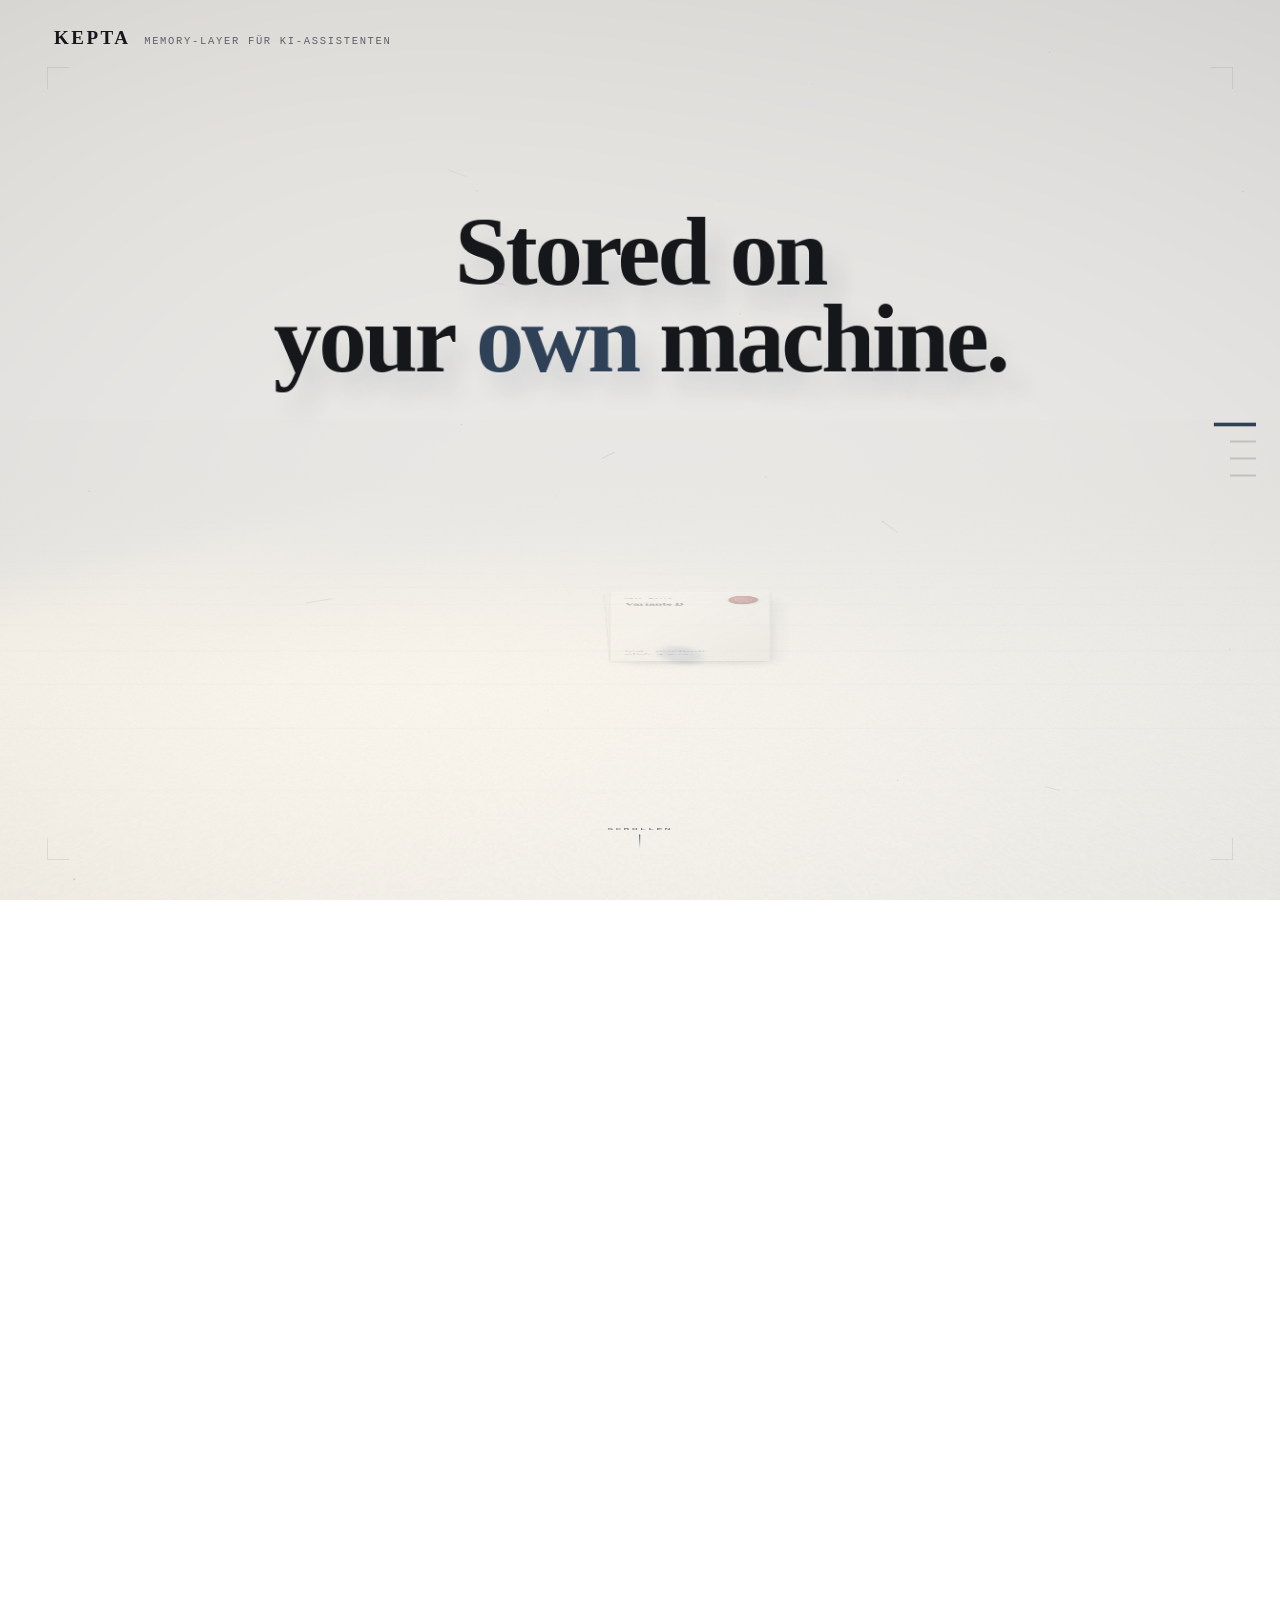
<file: neu-b.html>
<!DOCTYPE html>
<html lang="de">
<head>
<meta charset="utf-8">
<meta name="viewport" content="width=device-width, initial-scale=1">
<title>KEPTA Enterprise — Das Leben einer Erinnerung</title>
<meta name="description" content="KEPTA ist der Memory-Layer für KI-Assistenten. Eine Erinnerung liegt auf deinem Rechner, ist mit anderen verbunden, wird nach Rang geholt statt nach Treffer, und sie zeigt, woher sie kommt. Core kostenlos. Enterprise nach Vertrag.">
<meta name="color-scheme" content="light">
<link rel="icon" href="data:image/svg+xml,%3Csvg xmlns='http://www.w3.org/2000/svg' viewBox='0 0 32 32'%3E%3Crect width='32' height='32' rx='7' fill='%23f3f0e9'/%3E%3Ccircle cx='11' cy='16' r='2.4' fill='%2315171b'/%3E%3Cpath d='M11 16l9-6M11 16l9 6M11 16h9' stroke='%232f4157' stroke-width='1.6' fill='none'/%3E%3Ccircle cx='22' cy='10' r='1.7' fill='%238e2f2f'/%3E%3C/svg%3E">

<!--
  KEPTA — VARIANTE B.

  Theseis: KEPTAs Identität ist Papier, und die Charakterstärke der Referenzfilme
  braucht kein Dunkel — sie braucht Maßstab, Tiefe und ein Subject nach dem anderen.
  Darum ein LICHTER Grund, aber ein beschienener: ein Atelier aus warmer Key-Light,
  langem kühlem Schatten und Perspektive, nicht ein beige Rechteck.

  Die Regel dahinter: Tiefe wird über WARM/KALT erzeugt, nie über HELL/DUNKEL. Der
  Schatten des Ateliers ist ein kühles Graublau bei 0,84 Relativluminanz, kein
  Grauschwarz. Kein Ton, hinter dem je Tinte steht, fällt unter ~0,80 — damit bleibt
  die Schlagzeile über 11:1, egal wo das Blatt steht, und die Seite muss ihre
  Lesbarkeit nie mit einem Scrim erkaufen. Das ist zugleich das Argument gegen
  Variante A: ein Produkt, dessen Behauptung ein nachweisbares, lesbare Protokoll
  ist, verkauft sich nicht über Dunkelheit.

  Signaturgerät, zweimal geschlagen: die NACHWEISKANTE. Ein ersetztes Blatt
  verschwindet nicht, sein Rand bleibt unter dem neuen sichtbar — im Objekt (der
  Geist unter dem Blatt) und in der Typografie (der Korrekturstrich durch "matched",
  der erst im Scrollen gezogen wird). Superseded, not deleted, als Form.

  Technik: ein File, null Anfragen nach draußen — kein CDN, keine Web Fonts, keine
  Bilder, keine Bibliotheken. Der Grund ist ein analytischer WebGL2-Shader
  (~130 ALU/Pixel, Pixeldeckel 2,25 M, ein Draw, keine Texturen). Blätter und Fäden
  sind DOM/SVG in DEMSELBEN Kameraraum: JS rechnet die Projektion vorwärts für das
  DOM, der Shader invertiert sie pro Pixel — ein Blatt wirft exakt den Schatten, der
  unter ihm liegt. Animiert wird ausschließlich transform und opacity.

  Sätze im Bild: Englisch. Bedienung: Deutsch.
-->

<style>
  /* ================================================================== TOKEN */
  :root{
    color-scheme:light;

    /* Papier, beschienen */
    --paper:#f3f0e9; --paper-lit:#fcfaf5; --paper-deep:#e4dfd3; --haze:#eeede9;

    --ink:#15171b;         /* 13,6:1 auf paper */
    --ink-2:#33363c;       /* 10,4:1 */
    --quiet:#5d6169;       /*  5,5:1 */
    --slate:#2f4157;       /*  9,2:1 — Arbeitsfarbe: Rang, Faden, Score */
    --slate-2:#4a6280;     /*  5,6:1 */
    --wax:#8e2f2f;         /*  7,1:1 — Siegelrot, kein Terrakotta. Zweimal im Dokument. */
    --line:rgba(21,23,27,.13);
    --line-2:rgba(21,23,27,.26);

    /* Display = Slab, nicht Kontrast-Serif: der Schnitt von Gummistempel,
       Kartenkatalog und Versandkarton. Body = Humanist-Grotesk. Nutzen = Mono,
       die Stimme des Buchhalters. Drei Rollen, drei Herkunften. */
    --display:'Superclarendon','Rockwell','Bookman Old Style','Roboto Slab','Noto Serif',Georgia,serif;
    --body:'Avenir Next','Segoe UI Variable Text','Segoe UI',system-ui,-apple-system,'Helvetica Neue',sans-serif;
    --mono:ui-monospace,'SF Mono','Cascadia Mono','Roboto Mono',Menlo,Consolas,monospace;

    --gutter:clamp(20px,4.2vw,64px);
    /* 7,9 statt 8,2 vw: die Zeile ist am ruhenden Maß 86 % des Rahmens breit.
       Die Fahrt darf sie bis 1,12 ihres Maßes wachsen lassen, ohne dass ein Wort
       den Rand verlässt — eine Schlagzeile, die im Vorbeifahren abgeschnitten
       wird, ist kein Kamerateam, sondern ein Bug. */
    --fs-satz:clamp(30px,7.9vw,118px);   /* 118px gegen 17px Lauftext: siebener Sprung */
    --fs-akt:clamp(25px,4.1vw,52px);

    /* ---- Bewegungs-Tokens (Motion-Plan 6.10.2026, Premium) ----
       Signatur ist die glatte Kurve über beide Enden: sie trägt 80 % aller
       Bewegungen auf dem Schirm. Der Eingang ist deco (schnell abgehend, weich
       landend), der Ausgang acc (weich abgehend, schnell fort) und damit 35 %
       kürzer als der Eingang. Die Schleife ist sine-symmetrisch. Linear ist für
       räumliche Bewegung verboten; ertragen nur ein Spinner und Fortschrittsbreite.
       Overshoot: null — nichts auf dieser Seite federt. */
    --ein:cubic-bezier(.05,.7,.1,1);
    --aus:cubic-bezier(.3,0,.8,.15);
    --sig:cubic-bezier(.4,0,.2,1);
    --sch:cubic-bezier(.45,0,.55,1);
    --strich:cubic-bezier(.2,0,0,1);
    --quick:220ms; --standard:420ms; --slow:680ms;
  }

  *{box-sizing:border-box}
  html{-webkit-text-size-adjust:100%}
  @media (prefers-reduced-motion: no-preference){ html{scroll-behavior:smooth} }
  body{
    margin:0;color:var(--ink);
    font-family:var(--body);font-size:17px;line-height:1.55;letter-spacing:-.004em;
    -webkit-font-smoothing:antialiased;text-rendering:optimizeLegibility;
    overflow-x:hidden;
    /* statischer Grund für ohne Script / ohne WebGL2: dieselbe Lichtverteilung,
       warm von oben links, kühl nach unten rechts */
    background:
      radial-gradient(120% 76% at 24% 8%, var(--paper-lit) 0%, rgba(252,250,245,0) 58%),
      linear-gradient(178deg, var(--haze) 0%, var(--paper) 44%, #e7e2d7 100%);
    background-attachment:fixed;
  }
  ::selection{background:var(--slate);color:#fbfaf6}
  a{color:var(--slate);text-decoration:none}
  :focus{outline:none}
  :focus-visible{outline:2.5px solid var(--slate);outline-offset:4px;border-radius:3px}
  .sr{position:absolute;width:1px;height:1px;margin:-1px;padding:0;overflow:hidden;clip-path:inset(50%);white-space:nowrap;border:0}
  .skip{position:fixed;left:var(--gutter);top:-70px;z-index:60;background:var(--paper-lit);color:var(--ink);
    padding:11px 17px;font:600 14px/1 var(--body);border:1.5px solid var(--slate)}
  .skip:focus{top:14px}

  /* =================================================================== BÜHNE */
  #studio{position:fixed;inset:0;width:100%;height:100%;z-index:0;display:block;pointer-events:none}
  html.no-3d #studio{display:none}

  /* Die Abschnitte tragen nur Länge. Die Bühne ist fix und wird geblendet wie im
     Film: zu jedem Zeitpunkt gehört der ganze Rahmen genau einem Bild — außer in
     den Korridoren, da fahren zwei Bilder durcheinander hindurch.
     215svh beim Angebot: die letzte Station hat keine nächste, die sie ablöst.
     Ihre Auflösung braucht eigenen Weg, sonst ist das Ende des Scrolls tot. */
  .szene{position:relative;height:155svh;height:155vh;height:155svh}
  .angebot{position:relative;height:215svh;height:215vh;height:215svh}
  .buehne{position:relative;height:100svh;height:100vh;height:100svh;overflow:hidden;isolation:isolate}
  html.js .buehne{position:fixed;inset:0;opacity:0;pointer-events:none;will-change:opacity}
  html.js .buehne.an{pointer-events:auto}
  html:not(.js) .szene,html:not(.js) .angebot{height:100svh;height:100vh}

  .raum{position:absolute;inset:0;perspective:1500px;perspective-origin:50% 40%}
  /* Die Tafel neigt sich im letzten Akt — ohne eigenen Raum hätte sie keine
   Perspektive und der rotateX wäre ein heimliches scaleY. */
  html.js .angebot .buehne{perspective:1500px;perspective-origin:50% 44%}

  /* Ein Satz pro Bildschirm, in der Mitte des Raums, nicht in einer Ecke.
       --ob ist die Höhe im Bild: das Subjekt steht auf dem Tisch, also sitzt die
       Zeile dort, wo das Licht herkommt — nie in einer festen Ecke.

       DIE TYPO IST EINE EBENE, KEIN AUFDRUCK. Der Satz sitzt im Korridor der
       Kamera und wird auf ihr durchgefahren: --sc und --ty sind eine Funktion der
       Position zwischen zwei Stationen, nicht eines Augenblicks. Darum steht hier
       keine Ruhelage, die ein Ereignis verlässt — die Zeile skaliert von 0,77 bis
       1,31 und steigt dabei, solange der Leser scrollt. Aufgenommen wird nur, was
       die CSS-Herkunft nicht selbst tun kann: drei Zahlen (--sc, --ty, --qz), die
       JS pro Bild setzt; die Zeilen- und Wortdifferenz rechnet CSS aus --qz.

       DAS FELD: die Zeilen stehen in der oberen Bildhälfte, die Karte steht unter
       ihnen auf dem Tisch. Wo die Karte steht, endet die Typo — ein Objekt und ein
       Wort streiten nicht um dieselbe Fläche, und eine Kollision kann man nicht
       weganimieren. Der Wert pro Szene sitzt in JS (FELD[]) und wird von der Wache
       in applyNote() eingehalten: kein Blatt steigt über den Satzfuß hinaus — und
       zwar über den GEFAHREN Fuß, den des größten Maßes der ganzen Fahrt. */
  .satz{
    position:absolute;left:var(--gutter);right:var(--gutter);top:var(--ob,50%);
    transform:translate3d(0,calc(-50% + var(--ty,0px)),0) scale(var(--sc,1));
    z-index:2;margin:0;text-align:center;
    font-family:var(--display);font-weight:700;
    font-size:var(--fs-satz);line-height:.9;letter-spacing:-.032em;
    color:var(--ink);
    text-shadow:0 1px 0 rgba(255,255,255,.60), 15px 21px 24px rgba(47,65,87,.13);
    pointer-events:none;will-change:transform,opacity;
  }
  /* Zwei Zeilen, zwei Tiefen: die obere liegt weiter weg und zieht langsamer mit,
       die nähere läuft ihr davon. Die Zeilen entfernen sich also VONEINANDER, nie
       aufeinander zu — wo sie einander berühren könnten, wäre es kein Satz mehr. */
  .satz .z{display:block;transform:translate3d(0,calc(var(--qz,0)*var(--dz,0px)),0)}
  /* Das Wort ist die Bewegungseinheit der Typo: rise and settle, 28 px unter der
       Endlage, 46 ms gestaffelt, ohne jedes Überschwingen. Nur translateY und
       opacity — die Zeilenkante bleibt während der Bewegung eine ruhige Kante,
       und kein Wort kann ein anderes überholen. Die Fahrt legt sich darüber: jedes
       Wort steht an einer um seine Nummer verspäteten Stelle derselben monoton
       steigenden Kurve, also wellt die Zeile, aber sie überholt sich nie. */
  .satz .w{display:inline-block;transform:translate3d(0,0,0)}
  html.js .buehne.an .satz,html.js .buehne.an .satz .w{will-change:transform,opacity}
  .hi{color:var(--slate)}
  /* Hochformat: das Subjekt ist hier fast so breit wie der Rahmen, also rückt
     die Zeile über ihn statt vor ihm. */
  @media (max-aspect-ratio:4/5){ .satz{top:calc(var(--ob,50%) - 9%)} }

  /* Der Korrekturstrich: die Operation des Produkts, auf die Schlagzeile
     ausgeführt — die alte Lesart bleibt lesbar, sie wird nur ranked. Er wächst
     erst, NACHDEM sein Wort steht (90 ms Verzug, 380 ms Signatur). */
  .korr{position:relative;display:inline-block;color:var(--quiet)}
  .korr i{
    position:absolute;left:-.04em;right:-.04em;top:52%;height:.062em;
    background:var(--wax);border-radius:99px;
    transform:scaleX(0);transform-origin:6% 50%;will-change:transform;
  }

  /* ================================================================= RAHMEN */
  .marke{position:fixed;left:var(--gutter);top:clamp(16px,2.6svh,28px);z-index:30;display:flex;align-items:baseline;gap:14px}
  .marke b{font-family:var(--display);font-weight:700;font-size:19px;letter-spacing:.13em;color:var(--ink)}
  .marke span{font:500 10.5px/1 var(--mono);letter-spacing:.16em;text-transform:uppercase;color:var(--quiet)}
  @media (max-width:660px){.marke span{display:none}}

  /* Die Standanzeige springt quick, nie slow: eine Anzeige, die wartet, liest sich
     als Fehler. 220 ms Signatur, scaleY und Deckkraft — der aktive Stand ist auch
     ohne Farbe dicker als die anderen, nie nur heller. */
  .schiene{position:fixed;right:clamp(12px,1.9vw,26px);top:50%;transform:translateY(-50%);z-index:30;
    display:flex;flex-direction:column;gap:15px;align-items:flex-end}
  .schiene a{display:block;width:26px;height:2px;background:var(--line-2);transform-origin:100% 50%;opacity:.62;
    transition:background var(--quick) var(--sig),transform var(--quick) var(--sig),opacity var(--quick) var(--sig)}
  .schiene a[aria-current="true"]{background:var(--slate);opacity:1;transform:scaleX(1.62) scaleY(1.8)}
  .schiene a:hover{background:var(--slate-2);opacity:1;transform:scaleX(1.2) scaleY(1.4)}
  @media (max-width:780px){.schiene{display:none}}

  .hinweis{position:absolute;left:50%;bottom:clamp(18px,4svh,38px);transform:translateX(-50%);z-index:4;
    display:flex;flex-direction:column;align-items:center;gap:9px;
    font:500 10px/1 var(--mono);letter-spacing:.22em;text-transform:uppercase;color:var(--quiet);pointer-events:none}
  .hinweis i{display:block;width:1px;height:34px;background:linear-gradient(var(--slate),rgba(47,65,87,0));
    transform-origin:50% 0;will-change:transform}
  @media (max-width:780px){.hinweis{display:none}}

  /* ======================================================= BLÄTTER UND FÄDEN
     Zwei Tiefebenen: das Subjekt steht VOR seiner eigenen Zeile (.vor, z 3) und
     bricht die Lettern — das ist der Moment, in dem Typografie im Raum steht und
     nicht auf ihm liegt. Alles andere bleibt hinter der Zeile (z 1). */
  .dinge{position:absolute;inset:0;pointer-events:none}

  .blatt{position:absolute;left:0;top:0;z-index:1;transform-origin:50% 100%;will-change:transform,opacity;opacity:0}
  .blatt.vor{z-index:3}  .flaeche{
    position:absolute;inset:0;display:flex;flex-direction:column;
    background:linear-gradient(152deg,var(--paper-lit) 0%,#f7f4ed 48%,#ece8db 100%);
    border:1px solid rgba(21,23,27,.17);border-radius:2px;overflow:hidden;
    padding:1.2em 1.1em;
    box-shadow:
      inset 0 1px 0 rgba(255,255,255,.95),
      inset 0 -1px 0 rgba(21,23,27,.05),
      .9em 1.3em 1.8em -0.9em rgba(47,65,87,.32),
      .1em .16em .3em -0.16em rgba(47,65,87,.24);
  }
  /* die eine Fläche, die wirklich etwas hinter sich hat: Beschiene und Gegenlicht */
  .flaeche::after{content:"";position:absolute;inset:0;pointer-events:none;
    background:linear-gradient(112deg,rgba(255,246,226,.85) 0%,rgba(255,246,226,0) 32%,rgba(47,65,87,.15) 100%);
    opacity:var(--beschiene,.55)}
  /* Das ersetzte Blatt verschwindet nicht: sein Rand bleibt unter dem neuen sicht-
     bar und schiebt sich mit der Lage seiner Szene weiter heraus. Der Weg steht in
     em, also wächst er mit der Karte, und eine Zahl (--kf) auf dem Behälter reicht,
     weil jedes Blatt sie erbt. */
  .geist{position:absolute;inset:0;background:linear-gradient(152deg,#efeade,#dfd9ca);
    border:1px solid rgba(21,23,27,.13);border-radius:2px;will-change:transform;
    transform:translate3d(calc(-.24em - var(--kf,0)*.60em),calc(.22em + var(--kf,0)*.22em),0)
              rotate(calc(-1.5deg - var(--kf,0)*1.6deg));
    box-shadow:.5em .8em 1.1em -0.7em rgba(47,65,87,.28)}
  .kopf{font:600 .48em/1.3 var(--mono);letter-spacing:.17em;text-transform:uppercase;color:var(--quiet)}
  .text{margin-top:.55em;font-family:var(--display);font-weight:700;font-size:1.02em;line-height:1.05;
    letter-spacing:-.022em;color:var(--ink);overflow-wrap:anywhere}
  .fuess{margin-top:auto;font:500 .45em/1.75 var(--mono);letter-spacing:.05em;color:var(--slate-2);white-space:pre}
  .fuess .ab{color:var(--wax)}

  /* Der Score-Balken: die Rangzahl als Länge. Seine Breite ist einmal gesetztes
     Layout (--rang), bewegt wird nur scaleX — 0 → 1, 100 ms nachdem seine Karte
     steht, 320 ms Signatur. Die Reihe ist erst durch diese Bewegung eine Rangfolge
     und nicht drei gleichrangige Karten. */
  .balk{display:block;margin-top:.55em;height:.13em;border-radius:99px;background:rgba(47,65,87,.15);overflow:hidden}
  .balk i{display:block;height:100%;width:var(--rang,50%);border-radius:99px;background:var(--slate);
    transform:scaleX(0);transform-origin:0 50%;will-change:transform}
  .blatt.vor .balk i{background:var(--slate)}

  .siegel{position:absolute;width:2.3em;height:2.1em;right:.9em;top:.85em;transform:scale(var(--press,1));
    background:radial-gradient(62% 58% at 38% 34%,#b45452 0%,var(--wax) 52%,#6d2020 100%);
    border-radius:47% 53% 56% 44% / 52% 47% 53% 48%;
    box-shadow:inset 0 1px 1px rgba(255,255,255,.34), .1em .14em .3em -.1em rgba(47,65,87,.5)}
  .siegel::after{content:"";position:absolute;left:.55em;top:.6em;width:1.15em;height:.85em;border-radius:50%;
    border:.09em solid rgba(255,255,255,.42);border-top-color:transparent}

  .faden{position:absolute;inset:0;width:100%;height:100%;overflow:visible;z-index:2}
  .faden g{transform-box:view-box;transform-origin:0 0;will-change:transform}
  .faden path{fill:none;stroke-linecap:round}
  .f-sch{stroke:rgba(47,65,87,.14);stroke-width:3}
  .f-kern{stroke:var(--slate);stroke-width:1.3}
  .f-gl{stroke:rgba(255,255,255,.82);stroke-width:.6}

  /* ============================================================ LUFT UND RAHMEN
     Zwei Ebenen, die es vorher nicht gab, und beide hängen an derselben Zahl: der
     Lage. Staub im Raum und die vier Ecken der Aufnahme. Kein Stück davon bewegt
     sich aus eigenem Antrieb — wer den Scroll hält, hält auch die Luft an.

     Der Preis ist bewusst klein: das ganze Feld hängt an DREI Zahlen auf dem
     Träger (--px, --py, --pw), die Rate --r sitzt an jedem Partikel selbst und
     CSS rechnet sie gegeneinander. Sechsundzwanzig Partikel, drei Stil-
     Schreibungen pro Bild, keine Messung im Takt. Weil die Seitwärtsfahrt in der
     Projektion mit 1/Z wirkt, ist das kein aufgemaltes Parallaxen, sondern
     dasselbe Gesetz, nach dem die Blätter auf dem Tisch stehen.

     STAPEL: Staub liegt über dem Grund und unter den Bühnen. Dafür reicht z 0 —
     #studio trägt z 0 und steht im DOM zuerst, die Bühnen tragen kein z und
     stehen dahinter, also entscheidet die Reihenfolge. Ein z 1 hier läge über der
     Typo und wäre Schmutz auf der Linse statt Luft im Raum.

     WAS HIER BEWUSST FEHLT: eine Splitter-Ebene VOR der Kamera. Sie stand hier
     einen Versuch lang und ist an der Messung gestorben, nicht am Geschmack —
     die Seitwärtsfahrt verschiebt ein Partikel um bis zu Rate·62 px, und bei
     Rate 1,9 fährt eine Faser aus dem Rand mitten durch „your own machine".
     Vorne ist der einzige Platz, an dem ein Partikel Lesbarkeit kosten kann, und
     der Gewinn war eine 1 px dünne Linie bei 6 % Deckkraft. Also: Luft nur
     hinten, wo sie strukturell keinem Satz etwas antun kann. */
  #luft{position:fixed;inset:0;z-index:0;pointer-events:none;overflow:hidden;contain:layout paint style}
  #luft i{position:absolute;display:block;left:calc(var(--x,0)*100%);top:calc(var(--y,0)*100%);
    width:var(--b,2px);height:var(--b,2px);border-radius:50%;background:var(--c,var(--slate));
    opacity:var(--o,.1);will-change:transform;
    transform:translate3d(calc(var(--r,1)*var(--px,0px)),calc(var(--r,1)*var(--py,0px)),0)
              scale(calc(.72 + var(--r,1)*var(--pw,0)*.62))}
  /* Die Faser: kein Punkt, sondern ein Stückchen Papier, das im Licht steht. */
  #luft i.f{height:.9px;width:calc(var(--b,2px)*7);border-radius:99px;
    transform:translate3d(calc(var(--r,1)*var(--px,0px)),calc(var(--r,1)*var(--py,0px)),0)
              rotate(calc(var(--dr,0deg) + var(--pw,0)*var(--rr,0deg)))}
  html.no-3d #luft{display:none}

  /* Das Register: vier Ecken, die atmen, weil die Kamera fährt. Herkunfts-
     zeichen des Kartenkatalogs, hier der Sucherrahmen der Aufnahme — darum über
     dem Bild und nicht dahinter. Auf schmalen Rahmen weg, wo der Satz bis an den
     Rand reicht: eine Ecke, die durch ein Wort steht, ist kein Rahmen mehr. */
  #raster{position:fixed;inset:0;z-index:11;pointer-events:none}
  #raster i{position:absolute;display:block;width:22px;height:22px;opacity:.34;will-change:transform}
  #raster .e1{left:calc(var(--gutter) - 7px);top:clamp(52px,7.4svh,86px);border-left:1.5px solid var(--line-2);border-top:1.5px solid var(--line-2);
    transform:translate3d(calc(var(--rz,0)*-15px),calc(var(--rz,0)*-13px),0)}
  #raster .e2{right:calc(var(--gutter) - 7px);top:clamp(52px,7.4svh,86px);border-right:1.5px solid var(--line-2);border-top:1.5px solid var(--line-2);
    transform:translate3d(calc(var(--rz,0)*15px),calc(var(--rz,0)*-13px),0)}
  #raster .e3{left:calc(var(--gutter) - 7px);bottom:clamp(26px,4.4svh,54px);border-left:1.5px solid var(--line-2);border-bottom:1.5px solid var(--line-2);
    transform:translate3d(calc(var(--rz,0)*-15px),calc(var(--rz,0)*-13px),0)}
  #raster .e4{right:calc(var(--gutter) - 7px);bottom:clamp(26px,4.4svh,54px);border-right:1.5px solid var(--line-2);border-bottom:1.5px solid var(--line-2);
    transform:translate3d(calc(var(--rz,0)*15px),calc(var(--rz,0)*-13px),0)}
  @media (max-width:780px){#raster{display:none}}

  /* Die Lampe wandert. Derselbe Streifen Key-Light, den der Shader über den Tisch
     zieht (tgt.bahn), fällt auch auf das Papier — aber breit und matt, weil Papier
     kein Blech ist: kein Aufblitzen, sondern Tageslicht, das über den Schreibtisch
     zieht und die beschienene Seite der Karte wechselt. Nur die Karte im Vorder-
     grund trägt es. Bewegt wird ausschließlich translate3d; .flaeche clippt selbst
     (overflow:hidden), also braucht die Bahn keinen eigenen Behälter. */
  .blatt.vor .flaeche::before{content:"";position:absolute;left:0;top:0;width:150%;height:100%;
    background:linear-gradient(100deg,rgba(255,244,214,0) 0%,rgba(255,247,226,.19) 38%,
      rgba(255,250,236,.28) 52%,rgba(255,247,226,.19) 66%,rgba(255,244,214,0) 100%);
    transform:translate3d(calc(var(--sw,0)*250% - 150%),0,0);pointer-events:none;will-change:transform}
  /* Der Text liegt ÜBER dem Licht, nicht darunter: Licht darf über Papier streichen,
     aber nie zwischen Papier und Leserin. */
  .kopf,.text,.fuess,.balk{position:relative;z-index:1}

  /* ============================================================= 4 · ANGEBOT */
  .tafel{position:absolute;left:50%;top:50%;z-index:3;width:min(900px,86vw);
    transform:translate3d(-50%,-50%,0);transform-origin:50% 50%;will-change:transform,opacity}
  .tafel-flaeche{position:relative;
    background:linear-gradient(168deg,var(--paper-lit) 0%,#f8f5ee 54%,#efebe0 100%);
    border:1px solid rgba(21,23,27,.16);border-radius:2px;
    padding:clamp(24px,3.3vw,48px) clamp(22px,3.1vw,48px) clamp(20px,2.7vw,40px);
    box-shadow:inset 0 1px 0 rgba(255,255,255,.96),
      0 44px 74px -48px rgba(47,65,87,.46), 0 4px 12px -8px rgba(47,65,87,.26)}
  .tafel-flaeche::before{content:"";position:absolute;left:0;top:0;bottom:0;width:3px;
    background:linear-gradient(180deg,var(--wax),rgba(142,47,47,0) 74%)}
  .eyebrow{margin:0 0 clamp(10px,1.4vw,18px);font:600 10.5px/1 var(--mono);letter-spacing:.24em;text-transform:uppercase;color:var(--wax)}
  .titel{margin:0 0 clamp(14px,2vw,26px);font-family:var(--display);font-weight:700;
    font-size:var(--fs-akt);line-height:.98;letter-spacing:-.03em;color:var(--ink);
    text-shadow:0 1px 0 rgba(255,255,255,.6)}
  .titel em{font-style:normal;color:var(--slate)}
  /* Im letzten Akt gibt es keinen Satz mehr, der die Fahrt trägt — also trägt die
     Tafel sie selbst, und ihre vier Lagen gehen unterschiedlich schnell: Kopf-
     zeile und Titel bleiben zurück, Handlung und Nachweis ziehen aus. Eine Zahl
     (--q4) auf der Tafel, CSS rechnet die Wege.

     Die Wege sind nach UNTEN klein gehalten — gemessen, nicht geschätzt: die
     unterste Zeile steht bei 820 px Breite 22 px über der Plattenkante, und ein
     Weg von 23 px hätte sie genau daraufgesetzt. Also 10 px nach unten, 14 nach
     oben. Getrennt wird über die Höhe, nie über die Lesbarkeit. */
  .tafel .eyebrow{transform:translate3d(0,calc(var(--q4,0)*-14px),0);will-change:transform}
  .tafel .titel{transform:translate3d(0,calc(var(--q4,0)*-7px),0)}
  .tafel .handlung{transform:translate3d(0,calc(var(--q4,0)*6px),0)}
  .tafel .zeile{transform:translate3d(0,calc(var(--q4,0)*10px),0);opacity:calc(.42 + var(--q4,0)*.58)}

  /* kein Kartenraster: eine Ledger-Zeile pro Stufe, Trennlinie statt Rand.
     Zwei Zeilen, eine Bewegung: 24 px unter der Endlage, 420 ms Eingang,
     120 ms gestaffelt. Das Wachssiegel der Enterprise-Zeile presst sich zu
     (scale 1,30 → 1,00 = 30 % Weg), 160 ms nachdem ihre Zeile steht. */
  .ledger{margin:0 0 clamp(18px,2.3vw,26px);border-top:1px solid var(--line-2)}
  .reihe{display:grid;gap:2px 18px;padding:clamp(12px,1.4vw,17px) 0;border-bottom:1px solid var(--line);
    grid-template-columns:minmax(0,1fr) auto;grid-template-areas:"stufe zahl" "zug zug";align-items:baseline;
    transform:translate3d(0,0,0);will-change:transform,opacity}
  @media (min-width:760px){
    .reihe{grid-template-columns:minmax(0,1.16fr) auto minmax(0,1.7fr);
      grid-template-areas:"stufe zahl zug";align-items:center}
    .stufe{white-space:nowrap}
  }
  .stufe{grid-area:stufe;font-family:var(--display);font-weight:700;font-size:clamp(18px,1.65vw,24px);letter-spacing:-.022em;color:var(--ink)}
  .zahl{grid-area:zahl;display:flex;align-items:center;gap:.6em;
    font:600 clamp(11.5px,.95vw,13.5px)/1 var(--mono);letter-spacing:.1em;text-transform:uppercase;color:var(--slate);white-space:nowrap}
  .zug{grid-area:zug;font-size:clamp(13.5px,1.02vw,15.5px);line-height:1.45;color:var(--ink-2);max-width:42ch}
  .reihe[data-kern] .zahl{color:var(--wax)}
  .reihe .siegel{position:relative;right:auto;top:auto;flex:0 0 auto;width:1.5em;height:1.36em}
  .reihe .siegel::after{left:.36em;top:.38em;width:.76em;height:.56em;border-width:.07em}
  @media (max-width:560px){
    .stufe{font-size:19px}
    .zahl{font-size:10.5px;letter-spacing:.07em}
  }

  .handlung{display:flex;flex-wrap:wrap;align-items:center;gap:clamp(14px,1.8vw,24px)}
  /* Die Taste gibt nach: 0,985 in 120 ms, zurück in 260 ms, beide Signatur.
     Kein Quetschen, kein Federn — eine Taste, die federt, widerspricht der
     Setztheit, die der Rest der Seite behauptet. Runter 120 ms, los 260 ms. */
  .knopf{position:relative;display:inline-flex;align-items:center;gap:12px;padding:16px 26px 16px 18px;
    border:none;border-radius:2px;background:var(--slate);color:#f7f5f0;overflow:hidden;
    font:700 clamp(15px,1.12vw,17px)/1 var(--body);letter-spacing:-.008em;text-decoration:none;
    box-shadow:0 16px 30px -18px rgba(47,65,87,.72), inset 0 1px 0 rgba(255,255,255,.16);
    transform:scale(1);transition:transform 260ms var(--sig)}
  .knopf::before{content:"";position:absolute;inset:0;background:var(--ink);opacity:0;transition:opacity var(--quick) var(--sig)}
  .knopf:hover::before{opacity:.16}
  .knopf:active{transform:scale(.985);transition:transform 120ms var(--sig)}
  .knopf span.k{position:relative}
  .knopf .siegel{position:relative;right:auto;top:auto;flex:0 0 auto;width:20px;height:18px}
  .knopf .siegel::after{left:5px;top:5px;width:10px;height:8px;border-width:1px}
  /* Rückmeldung unter 100 ms Wirkung: der Strich wächst schon, während der Zeiger
     noch eintrifft — 140 ms, links stehend, kurve mit hartem Ende. */
  .link{position:relative;font:600 14.5px/1.3 var(--body);color:var(--slate);border-bottom:1.5px solid var(--line-2);padding-bottom:2px;
    transition:color var(--quick) var(--sig)}
  .link::after{content:"";position:absolute;left:0;right:0;bottom:-1.5px;height:1.5px;background:var(--slate);
    transform:scaleX(0);transform-origin:0 50%;transition:transform 140ms var(--strich)}
  .link:hover{border-bottom-color:var(--line-2)}
  .link:hover::after,.link:focus-visible::after{transform:scaleX(1)}
  .zeile{margin:clamp(14px,1.7vw,20px) 0 0;font:500 11px/1.7 var(--mono);letter-spacing:.05em;color:var(--quiet)}
  .zeile b{color:var(--slate);font-weight:600}

  /* ==================================================================== RUHE */
  /* Wer Bewegung abschaltet, will keine Nachstellung derselben Choreografie in
     klein, sondern ein Bild pro Stand. Also: alle räumliche Bewegung fällt
     (translateY/X, rotateX, scale, Wortkaskade, Gegenbewegung); was bleibt, ist
     Deckkraft in 120 ms. Die Kamerafahrt wird zu unterscheidbaren, stehenden
     Bildern — der Scroll fährt von Stand zu Stand, kein Dolly, kein Autostart. */
  @media (prefers-reduced-motion: reduce){
    html{scroll-behavior:auto}
    .szene{height:100svh;height:100vh}
    .angebot{height:140svh;height:140vh}
    /* Keine räumliche Bewegung an etwas, das auf der Seite etwas bedeutet. Die
       Projektion der Blätter (.blatt) ist Lage, nicht Bewegung: sie bleibt. Die
       Ebenen der Fahrt (--sc/--ty/--qz) werden gar nicht erst geschrieben; was
       hier steht, ist die Ruhelage, die der Entwurf ohne Scroll meint. */
    .satz{transform:translate3d(0,-50%,0)!important}
    .satz .z,.satz .w,.korr i,.balk i,.siegel,.reihe,.hinweis i,.tafel,.blatt .glanz{transform:none!important}
    .korr i{transform:scaleX(1)!important}
    .balk i{transform:scaleX(1)!important}
    .siegel{--press:1!important}
    .blatt,.satz,.tafel,.reihe,.satz .w,.korr i,.balk i,.schiene a,.knopf,.knopf::before,.link,.link::after{
      transition:opacity 120ms var(--sig)!important}
    .hinweis{display:none}
    #luft,#raster{display:none}
    /* Die wandernde Lampe ist Bewegung an der Lesefläche selbst — die gehört
       nicht in den Krankheitsmodus. Ruhelage heißt hier: Licht von links, wie der
       Beschienen-Überzug es ohne Fahrt meint. */
    .blatt.vor .flaeche::before{display:none}
  }
  html:not(.js) .dinge,html:not(.js) .hinweis{display:none}
  html:not(.js) #luft,html:not(.js) #raster{display:none}
  html:not(.js) .satz{opacity:1!important;transform:translate3d(0,-50%,0)!important}
  html:not(.js) .tafel{opacity:1!important;transform:translate3d(-50%,-50%,0)!important}
</style>
</head>
<body>
<a class="skip" href="#angebot">Zum Angebot springen</a>
<canvas id="studio" aria-hidden="true"></canvas>
<div id="luft" aria-hidden="true"></div>
<div id="raster" aria-hidden="true"><i class="e1"></i><i class="e2"></i><i class="e3"></i><i class="e4"></i></div>

<div class="marke"><b>KEPTA</b><span>Memory-Layer für KI-Assistenten</span></div>

<nav class="schiene" aria-label="Szenen">
  <a href="#s1" data-nav="0" aria-label="Szene 1: Abgelegt"></a>
  <a href="#s2" data-nav="1" aria-label="Szene 2: Verbunden"></a>
  <a href="#s3" data-nav="2" aria-label="Szene 3: Gereiht"></a>
  <a href="#angebot" data-nav="3" aria-label="Angebot"></a>
</nav>

<main>

  <!-- ============================== 1 · ABGELEGT ============================== -->
  <section class="szene" id="s1"><div class="buehne" data-bu="0">
    <div class="raum">
      <div class="dinge" data-dinge="0">
        <article class="blatt vor" data-note="0,0">
          <div class="geist" aria-hidden="true"></div>
          <div class="flaeche">
            <div class="kopf">Akte 4a17f</div>
            <div class="text">Variante&nbsp;B</div>
            <div class="fuess">lokal · verschlüsselt<span class="ab">
abläuft 14.03.2027</span></div>
          </div>
          <span class="siegel" aria-hidden="true"></span>
        </article>
      </div>
      <h1 class="satz" data-satz="0" style="--ob:30%"><span class="z" style="--dz:-13px">Stored on</span><span class="z" style="--dz:9px">your <span class="hi">own</span> machine.</span></h1>
    </div>
    <div class="hinweis" aria-hidden="true">Scrollen<i></i></div>
  </div></section>

  <!-- ============================== 2 · VERBUNDEN ============================= -->
  <section class="szene" id="s2"><div class="buehne" data-bu="1">
    <div class="raum">
      <div class="dinge" data-dinge="1">
        <svg class="faden" data-faden="1" aria-hidden="true"></svg>
        <article class="blatt vor" data-note="1,0">
          <div class="flaeche">
            <div class="kopf">Akte 4a17f</div>
            <div class="text">Variante&nbsp;B</div>
            <div class="fuess">5 verbindungen</div>
          </div>
        </article>
        <article class="blatt" data-note="1,1"><div class="flaeche"><div class="kopf">Person</div><div class="text">Todorovic</div></div></article>
        <article class="blatt" data-note="1,2"><div class="flaeche"><div class="kopf">Projekt</div><div class="text">Konsole</div></div></article>
        <article class="blatt" data-note="1,3"><div class="flaeche"><div class="kopf">Standort</div><div class="text">Rechner</div></div></article>
        <article class="blatt" data-note="1,4"><div class="flaeche"><div class="kopf">Vertrag</div><div class="text">BUSL-1.1</div></div></article>
        <article class="blatt" data-note="1,5"><div class="geist" aria-hidden="true"></div><div class="flaeche"><div class="kopf">Ersetzt</div><div class="text">Variante A</div><div class="fuess"><span class="ab">am 02.09.</span></div></div></article>
      </div>
      <h2 class="satz" data-satz="1" style="--ob:33%"><span class="z" style="--dz:-13px">One note calls</span><span class="z" style="--dz:9px"><span class="hi">five</span> others.</span></h2>
    </div>
  </div></section>

  <!-- =============================== 3 · GEREIHT ============================== -->
  <section class="szene" id="s3"><div class="buehne" data-bu="2">
    <div class="raum">
      <div class="dinge" data-dinge="2">
        <article class="blatt vor" data-note="2,0"><div class="flaeche"><div class="kopf">Treffer 1</div><div class="text">Variante&nbsp;B</div><span class="balk" aria-hidden="true"><i></i></span><div class="fuess">rang 0.94 · 3 beweise</div></div></article>
        <article class="blatt" data-note="2,1"><div class="flaeche"><div class="kopf">Treffer 2</div><div class="text">Konsole</div><span class="balk" aria-hidden="true"><i></i></span><div class="fuess">rang 0.71</div></div></article>
        <article class="blatt" data-note="2,2"><div class="flaeche"><div class="kopf">Treffer 3</div><div class="text">Audit-Kette</div><span class="balk" aria-hidden="true"><i></i></span><div class="fuess">rang 0.58</div></div></article>
        <article class="blatt" data-note="2,3"><div class="flaeche"><div class="kopf">Treffer 4</div><div class="text">Fundnotiz</div><span class="balk" aria-hidden="true"><i></i></span><div class="fuess">rang 0.33</div></div></article>
        <article class="blatt" data-note="2,4"><div class="flaeche"><div class="kopf">Treffer 5</div><div class="text">Wortgleich</div><span class="balk" aria-hidden="true"><i></i></span><div class="fuess">rang 0.12</div></div></article>
      </div>
      <h2 class="satz" data-satz="2" style="--ob:32%"><span class="z" style="--dz:-13px">Ranked,</span><span class="z" style="--dz:9px">not <span class="korr">matched<i></i></span>.</span></h2>
    </div>
  </div></section>

  <!-- ============================ 4 · DAS ANGEBOT ============================= -->
  <section class="angebot" id="angebot"><div class="buehne" data-bu="3">
    <div class="tafel" data-tafel>
      <div class="tafel-flaeche">
        <p class="eyebrow">Angebot</p>
        <h2 class="titel">Zwei Stufen.<br><em>Eine Erinnerung, die bleibt.</em></h2>
        <div class="ledger">
          <div class="reihe">
            <div class="stufe">KEPTA Core</div>
            <div class="zahl">0 €</div>
            <div class="zug">Die App und der Memory-Layer für Claude, Cursor und jeden MCP-Client. Tageslimiten, source-available, alles bleibt auf deinem Rechner.</div>
          </div>
          <div class="reihe" data-kern>
            <div class="stufe">KEPTA Enterprise</div>
            <div class="zahl"><span class="siegel" data-siegel aria-hidden="true"></span>nach Vertrag</div>
            <div class="zug">Mandanten, fortgeschriebene Audit-Kette, Menschenschleuse vor jedem Agent-Schreibzugriff, Wiederherstand auf einen Zeitpunkt. Container auf eigener Hardware, air-gap möglich.</div>
          </div>
        </div>
        <div class="handlung">
          <a class="knopf" href="https://github.com/DamianTodorovic/kepta/releases/latest" rel="noopener">
            <span class="siegel" aria-hidden="true"></span><span class="k">App herunterladen</span>
          </a>
          <a class="link" href="index.html#enterprise">Enterprise nach Vertrag anfragen</a>
        </div>
        <p class="zeile">oder <b>npx kepta-mcp</b> — ein Befehl, die Memory kommt auf deinem Rechner hoch</p>
      </div>
    </div>
  </div></section>

</main>

<script>
(function(){
"use strict";
var R = document.documentElement;
R.classList.add("js");
var MQ = window.matchMedia ? window.matchMedia("(prefers-reduced-motion: reduce)") : {matches:false};
var REDUCE = MQ.matches;

function cl(v,a,b){ return v<a?a:(v>b?b:v); }
function seg(p,a,b){ return cl((p-a)/Math.max(b-a,1e-6),0,1); }
function out3(t){ return 1-Math.pow(1-t,3); }
function io3(t){ return t<.5 ? 4*t*t*t : 1-Math.pow(-2*t+2,3)/2; }
function mix(a,b,t){ return a+(b-a)*t; }

/* ============================================================ DIE KURVEN
   Dieselben vier Bézier-Kurven, die in CSS als Tokens stehen, auch in JS: die
   Choreografie hier ist zeitgesteuert (Eintritt) UND fortschrittsgesteuert
   (Kamera), beides muss auf dieselbe Signatur hören. gel() löst x(t)=p nach t
   (Newton, Bisektion als Rückgrat) und gibt y(t). Linear ist für räumliche
   Bewegung nicht dabei — es gibt hier keine lineare räumliche Bewegung.
   ------------------------------------------------------------------------ */
function gel(x1,y1,x2,y2){
  var cx=3*x1, bx=3*(x2-x1)-cx, ax=1-cx-bx,
      cy=3*y1, by=3*(y2-y1)-cy, ay=1-cy-by;
  function X(t){ return ((ax*t+bx)*t+cx)*t; }
  function dX(t){ return (3*ax*t+2*bx)*t+cx; }
  function Y(t){ return ((ay*t+by)*t+cy)*t; }
  return function(p){
    if(!(p>0)) return 0; if(p>=1) return 1;
    var t=p,i,e,d,a=0,b=1;
    for(i=0;i<5;i++){ e=X(t)-p; if(Math.abs(e)<1e-5) return Y(t);
      d=dX(t); if(Math.abs(d)<1e-6) break; t-=e/d;
      if(t<=0||t>=1){ t=p; break; } }
    for(i=0;i<14;i++){ e=X(t); if(Math.abs(e-p)<1e-5) break; if(e>p) b=t; else a=t; t=(a+b)*.5; }
    return Y(t);
  };
}
var K_EIN  = gel(.05,.7,.1,1),      /* Eingang: deco — schnell abgehend, weich landend */
    K_AUS  = gel(.3,0,.8,.15),      /* Ausgang: acc — weich abgehend, schnell fort    */
    K_SIG  = gel(.4,0,.2,1),        /* Signatur: glatt auf beiden Enden, 80 % aller Wege */
    K_SCH  = gel(.45,0,.55,1);      /* Schleife: sine-symmetrisch */

/* ================================================================ DIE UHR
   Eine Szene wird betreten, wenn sie den Rahmen übernimmt; von da an läuft eine
   Zeitsuhr in Millisekunden. Alle Eintritte hängen an dieser Uhr — die Kamera
   dagegen fährt gegen den Dokumentfortschritt. So ist der Reveal ein Reveal und
   kein Abtasten: wer hält, sieht die Bewegung; wer scrollt, fährt.
   ------------------------------------------------------------------------ */
var JETZT=0, UHR=[-1,-1,-1,-1];
var FLUG=[1250,1450,1750,1100];     /* ms, die eine Szene nach dem Betreten läuft */
function tritt(i,verz,dauer,staffel,j,K){
  var t=UHR[i]; if(t<0) return 0;
  return K(cl((JETZT-t-verz-j*staffel)/Math.max(dauer,1e-6),0,1));
}
function ver(i){ return UHR[i]<0 ? -1 : JETZT-UHR[i]; }   /* ms seit dem Betreten */
function laeuft(){
  if(REDUCE) return false;
  for(var i=0;i<4;i++) if(UHR[i]>=0 && JETZT-UHR[i]<FLUG[i]) return true;
  return false;
}
/* Schreibt nur, wenn sich die Zahl wirklich bewegt hat — ein Stil, der jeden
   Bild dasselbe ist, kostet trotzdem Style-Recalc. */
function schreib(el,prop,neu){
  if(!el._c) el._c={};
  if(el._c[prop]===neu) return neu;
  el._c[prop]=neu;
  /* Eine benannte Maß (--beschiene, --press) geht nur über setProperty — die
   eckige Klammer auf style verschluckt einen Namen mit zwei Bindestrichen. */
  if(prop.charCodeAt(0)===45) el.style.setProperty(prop,neu); else el.style[prop]=neu;
  return neu;
}

/* ================================================================ DER RAUM
   camH = 1 ist das Weltmaß. Ein Blatt steht mit seinem Fuß auf dem Tisch bei
   Tiefe Z und hat die Welt-Höhe hh. JS rechnet das vorwärts ins DOM, der Shader
   invertiert dieselbe Projektion pro Pixel — Blatt und Wurfsschatten teilen sich
   eine Zahl, also fällt der Schatten dorthin, wo das Blatt steht.
   ------------------------------------------------------------------------ */
var CAMH = 1, BASE = 380, ASP = .72;                 /* ASP = Breite/Höhe eines Blatts */
var SDX = .72, SDZ = .69;                            /* Wurfrichtung: weg vom Licht */
var cam = { tilt:.035, f:1.24, lx:-1.30, lz:2.00, pool:1.70, key:1.00, flat:0, rule:1, drift:0, px:-0.10, bahn:-3.2, bel:1, horiz:0 };
var tgt = { tilt:.035, f:1.24, lx:-1.30, lz:2.00, pool:1.70, key:1.00, flat:0, rule:1, drift:0, px:-0.10, bahn:-3.2, bel:1, horiz:0 };
var st  = { w:1, h:1, f:1.24, tilt:.035 };

/* GEGENBEWEGUNG: das Hauptmotiv fährt nach rechts, der Grund driftet ihm zu 25 %
   entgegen. Getragen wird das vom Linienregister im Boden — es zieht seitlich durch,
   wenn die Kamera schwenkt; Blatt, Wurf und Lichtpfütze bleiben an ihrem Platz. */
var GEGEN = .25;

/* Fußpunkt und Höhe eines Blatts aus (Seitenlage in Bildbreite, Tiefe, Höhe).
   Die Seitwärtsfahrt der Kamera wirkt durch die Projektion mit 1/Z: ein Blatt
   bei Z=1,6 springt über den Schirm, eines bei Z=5,6 kaum. Das ist die
   Parallaxie, und sie ist keine Sonderbehandlung — sie ist dieselbe Zahl, die
   der Shader für den Grund benutzt. */
function stand(fx, Z, hh){
  var H = st.h, W = st.w, f = st.f, hy = .5 + st.tilt;
  var k = .5*H*f/Z;
  var ph = k*hh*CAMH;
  var baseY = (1 - (hy - .5*f*CAMH/Z))*H;
  return {
    cx: fx*W - cam.px*k,
    by: baseY,
    h : ph,
    X : (fx-.5)*W*Z/(.5*H*f),                        /* Welt-X für den Schatten */
    Z : Z
  };
}

/* ================================================================== WEBGL2 */
var cvs = document.getElementById("studio"), gl=null, prog=null, U={}, ok=false, DPR=1;
var SHN = 6, shBuf = new Float32Array(SHN*4), shad = [];

var VS = "#version 300 es\nvoid main(){vec2 p=vec2(float((gl_VertexID<<1)&2),float(gl_VertexID&2));gl_Position=vec4(p*2.0-1.0,0.0,1.0);}";

var FS = [
"#version 300 es",
"precision highp float;",
"out vec4 O;",
"uniform vec2 uRes;",
"uniform vec4 uCam;",   // 0.5+tilt, 0.5*f*camH, 1/f, flat
"uniform vec4 uLight;", // lx, lz, pool, key
"uniform vec4 uTint;",  // Gegenbewegung (Drift in Welt-X), rule, Belichtung, Korn
"uniform vec4 uDir;",   // Wurfrichtung xy, Stärke, —
"uniform vec4 uBew;",   // Lichtbahn x, Stärke, Belichtung, Horizontsenkung
"uniform vec4 uSh["+SHN+"];",
"uniform int uShN;",
"const vec3 LIT =vec3(0.996,0.992,0.980);",
"const vec3 DEEP=vec3(0.886,0.867,0.824);",
"const vec3 HAZ =vec3(0.939,0.935,0.927);",
"const vec3 TOP =vec3(0.908,0.903,0.893);",
"const vec3 SHA =vec3(0.826,0.840,0.862);",   /* kühl, hell: 0,67 Luminanz, nie schwarz */
"float hash(vec2 p){p=fract(p*vec2(233.34,851.73));p+=dot(p,p+23.45);return fract(p.x*p.y);}",
"void main(){",
"  vec2 uv=gl_FragCoord.xy/uRes;",
"  float asp=uRes.x/uRes.y;",
"  float t=uCam.x-uv.y;",
"  vec3 col;",
"  float X=0.0,Z=99.0;",
"  if(t>0.0016){",
"    Z=uCam.y/t;",
"    X=(uv.x-0.5)*2.0*asp*Z*uCam.z+uTint.x;",             /* Grund gegen die Kamera */
"    col=mix(LIT,DEEP,(1.0-exp(-Z*0.115))*0.90);",
"    vec2 d=vec2(X-uLight.x,Z-uLight.y);",
"    col+=vec3(0.036,0.026,0.006)*exp(-dot(d,d)/(uLight.z*uLight.z))*uLight.w;",
"    for(int i=0;i<"+SHN+";i++){",
"      if(i>=uShN) break;",
"      vec4 s=uSh[i];",
"      vec2 dv=vec2(X-s.x,Z-s.y);",
"      vec2 q=vec2(dot(dv,uDir.xy),dot(dv,vec2(-uDir.y,uDir.x)));",
"      float e=length(q/max(s.zw,vec2(0.02)));",
"      col=mix(col,SHA,clamp((1.0-smoothstep(0.40,1.0,e))*uDir.z,0.0,1.0));",
"    }",
"    float cell=Z/0.30;",                                 /* Lineal des Protokolls */
"    float ln=1.0-smoothstep(0.0,fwidth(cell)*1.4+1e-4,abs(fract(cell+0.5)-0.5));",
"    col=mix(col,SHA,ln*0.14*exp(-Z*0.19)*uTint.y*smoothstep(1.10,2.05,Z));",
"    float bahn=exp(-pow((X-uBew.x)/0.80,2.0));",                    /* Lichtbahn über dem Grund */
"    col+=vec3(0.034,0.027,0.011)*bahn*uBew.y*exp(-max(Z-1.4,0.0)*0.20);",
"    col+=(hash(floor(vec2(X,Z)*150.0))-0.5)*uTint.w;",
"    col=mix(col,HAZ,(1.0-exp(-max(Z-2.1,0.0)*0.30))*0.92);",  /* Dunst: naht an die Wand */
"  } else {",
"    col=mix(HAZ,TOP,clamp((uv.y-uCam.x)*1.9,0.0,1.0));",
"    float wx=(uv.x-0.5)*2.0;",
"    float ueber=clamp((uv.y-uCam.x)*3.4,0.0,1.0);",                  /* über dem Horizont, nicht darauf */
"    col+=vec3(0.016,0.012,0.005)*exp(-pow((wx-uBew.x*0.20)/0.62,2.0))*ueber;",
"    col=mix(col,HAZ,uBew.w*ueber);",                                 /* hebt nur die obere Wand */
"  }",
"  vec2 v=(uv-0.5)*vec2(1.02,1.16);",
"  float vig=0.100+0.055*uBew.w;",
"  col*=(1.0-vig*dot(v,v))*uBew.z;",
"  col=mix(col,HAZ,uCam.w*0.26);",
"  O=vec4(clamp(col,0.0,1.0),1.0);",
"}"].join("\n");

function mksh(type,src){
  var s=gl.createShader(type); gl.shaderSource(s,src); gl.compileShader(s);
  if(!gl.getShaderParameter(s,gl.COMPILE_STATUS)) throw new Error(gl.getShaderInfoLog(s)||"shader");
  return s;
}
function initGL(){
  try{ gl=cvs.getContext("webgl2",{antialias:false,alpha:false,depth:false,stencil:false,powerPreference:"low-power"}); }catch(e){ gl=null; }
  if(!gl) return false;
  try{
    prog=gl.createProgram();
    gl.attachShader(prog,mksh(gl.VERTEX_SHADER,VS));
    gl.attachShader(prog,mksh(gl.FRAGMENT_SHADER,FS));
    gl.linkProgram(prog);
    if(!gl.getProgramParameter(prog,gl.LINK_STATUS)) throw new Error(gl.getProgramInfoLog(prog)||"link");
    gl.useProgram(prog);
    ["uRes","uCam","uLight","uTint","uDir","uBew","uSh","uShN"].forEach(function(n){ U[n]=gl.getUniformLocation(prog,n); });
    gl.bindVertexArray(gl.createVertexArray());
    return true;
  }catch(e){ gl=null; prog=null; return false; }
}
function resize(){
  var W=window.innerWidth, H=window.innerHeight;
  var want=Math.min(window.devicePixelRatio||1,1.6), budget=2.25e6, px=W*H*want*want;
  if(px>budget) want=Math.max(.75,want*Math.sqrt(budget/px));
  DPR=want; st.w=W; st.h=H;
  var w=Math.round(W*DPR), h=Math.round(H*DPR);
  if(cvs.width!==w||cvs.height!==h){ cvs.width=w; cvs.height=h; }
  cvs.style.width=W+"px"; cvs.style.height=H+"px";
  stationen();
  var svgs=document.querySelectorAll("svg.faden");
  for(var i=0;i<svgs.length;i++) svgs[i].setAttribute("viewBox","0 0 "+W+" "+H);
  if(satze && satze.length) messen();
}
/* GLÜH: die Lichtpfütze hellt auf, während der Satz sich setzt — 14 % auf dem
   Pool, 6 % auf der Key, 640 ms sine. Sie ist der einzige Ambient-Layer, der
   nichts überlagert: kein Filter, keine Blur, nur eine Zahl im Shader. */
var GLP=1, GLK=1;
function draw(){
  if(!ok) return;
  gl.viewport(0,0,cvs.width,cvs.height);
  gl.uniform2f(U.uRes,cvs.width,cvs.height);
  gl.uniform4f(U.uCam,.5+cam.tilt,.5*cam.f*CAMH,1/cam.f,cam.flat);
  gl.uniform4f(U.uLight,cam.lx,cam.lz,cam.pool*GLP,cam.key*GLK);
  gl.uniform4f(U.uTint,cam.drift+cam.px,cam.rule*(1-cam.flat),cam.bel,.0110*(1-cam.flat*.65));
  gl.uniform4f(U.uDir,SDX,SDZ,.72*(1-cam.flat*.85),1);
  gl.uniform4f(U.uBew,cam.bahn,1.00,cam.bel,cam.horiz);
  var n=Math.min(shad.length,SHN);
  for(var i=0;i<n;i++){ var s=shad[i]; shBuf[i*4]=s[0]; shBuf[i*4+1]=s[1]; shBuf[i*4+2]=s[2]; shBuf[i*4+3]=s[3]; }
  gl.uniform4fv(U.uSh,shBuf);
  gl.uniform1i(U.uShN,n);
  gl.drawArrays(gl.TRIANGLES,0,3);
}

/* ============================================================= CHOREOGRAPHIE
   fx = Seitenlage als Bildanteil, z = Tiefe, hh = Welthöhe. Ein Blatt, das seine
   Lage wechselt, hat z0/z1 (und x0 für Szene 3). t0/t1 = Auftrittsfenster.

   DAS FELD (karte.pruefung): ein Blatt darf den Satz nie kreuzen. Die Sätze
   stehen deshalb in der oberen Bildhälfte (--ob in HTML, FELD[] hier als Zahl
   dieselbe Regel), und die Tiefe/Height der stehenden Blätter ist so gesetzt,
   dass ihr Kopf unter dem Fuß der letzten Zeile bleibt. Halten muss das die
   Wache in standZ(): sie schiebt ein Blatt, das trotzdem über die Typo wächst,
   auf dem Tisch nach vorn, bis es wieder darunter steht — bei jedem Seiten-
   verhältnis, auch wenn jemand die Zeilenzahl ändert.
   ------------------------------------------------------------------------ */
var FELD=[.30,.33,.32,.50];                          /* --ob je Szene, eine Regel */
var W0=[{fx:.52,z0:2.30,z1:1.62,hh:.92,t0:0,t1:.40,stand:1}];
var W1=[
  {fx:.500,z0:3.05,z1:2.15,hh:.78,t0:0,   t1:.18,stand:1},
  {fx:.090,z0:3.55,z1:2.70,hh:.68,t0:.14, t1:.44, a:-6},
  {fx:.280,z0:4.90,z1:4.15,hh:.52,t0:.24, t1:.54, a:-3},
  {fx:.385,z0:6.20,z1:5.50,hh:.44,t0:.34, t1:.64, a: 1},
  {fx:.680,z0:5.00,z1:4.25,hh:.52,t0:.44, t1:.74, a: 3},
  {fx:.900,z0:3.65,z1:2.80,hh:.66,t0:.54, t1:.84, a: 6}
];
var W2=[
  {fx:.50,z0:3.40,z1:2.25,hh:.60,hh1:.88,t0:0,t1:.20,win:1,rang:.94},
  {fx:.17,z0:3.40,z1:4.90,hh:.60,t0:0,t1:.30,a:-5,rang:.71},
  {fx:.36,z0:3.40,z1:5.60,hh:.60,t0:0,t1:.30,a:-2,rang:.58},
  {fx:.64,z0:3.40,z1:5.60,hh:.60,t0:0,t1:.30,a: 2,rang:.33},
  {fx:.83,z0:3.40,z1:4.90,hh:.60,t0:0,t1:.30,a: 5,rang:.12}
];

var bu    = [].slice.call(document.querySelectorAll(".buehne"));
var satze = [].slice.call(document.querySelectorAll(".satz"));
var tafel = document.querySelector("[data-tafel]");
var navs  = [].slice.call(document.querySelectorAll(".schiene a"));
var korr  = document.querySelector(".korr i");
var hin   = document.querySelector(".hinweis");
var notes = {};

function collect(){
  ["0","1","2"].forEach(function(k){
    var list = [].slice.call(document.querySelectorAll('[data-dinge="'+k+'"] .blatt'));
    var spec = k==="0"?W0:(k==="1"?W1:W2);
    list.forEach(function(el,i){
      var s = spec[i]; el._s = s;
      el.style.width  = Math.round(s.hh*ASP*BASE)+"px";
      el.style.height = Math.round(s.hh*BASE)+"px";
      el.style.fontSize = (s.hh*ASP*BASE*0.082).toFixed(2)+"px";
      el._w = el.offsetWidth; el._h = el.offsetHeight;   /* Layout nur hier, nie im Takt */
      /* Der Score-Balken: die Breite ist einmal gesetztes Layout, bewegt wird nur
         scaleX. --rang ist die Zahl aus der Rangliste, in % der Zeilenbreite. */
      var b = el.querySelector(".balk i");
      if(b){ b.style.setProperty("--rang", (s.rang*100).toFixed(1)+"%"); el._balk=b; }
    });
    notes[k]=list;
  });
}
collect();

/* ============================================================ DAS WORT als
   Bewegungseinheit. Der Satz wird Wort für Wort in inline-block-Span gehüllt;
   zwischen den Worten bleiben die Leerzeichen als Textknoten stehen, sonst bricht
   die Zeile um ein Wort später um und die Kante wandert. Kein Wort wird länger
   als seine eigene Zeile bewegt: nur translateY und opacity.
   ------------------------------------------------------------------------ */
function zerteile(el){
  var ws=[];
  [].slice.call(el.querySelectorAll(".z")).forEach(function(z){
    var frag=document.createDocumentFragment(), offen=null;
    function wort(txt){
      var w=document.createElement("span"); w.className="w"; w.textContent=txt;
      frag.appendChild(w); ws.push(w); offen=w;
    }
    [].slice.call(z.childNodes).forEach(function(n){
      if(n.nodeType===3){
        var teile=n.nodeValue.split(/(\s+)/);
        for(var i=0;i<teile.length;i++){
          var s=teile[i]; if(!s) continue;
          if(/^\s/.test(s)){ frag.appendChild(document.createTextNode(s)); offen=null; continue; }
          if(offen){ offen.appendChild(document.createTextNode(s)); continue; }  /* Satzzeichen folgt dem Wort */
          wort(s);
        }
      } else if(n.nodeType===1){
        var e=document.createElement("span"); e.className="w"; e.appendChild(n);
        frag.appendChild(e); ws.push(e); offen=e;
      }
    });
    z.textContent=""; z.appendChild(frag);
  });
  return ws;
}
var WORTE = satze.map(zerteile);
var KORR_W = 0;                                   /* Nummer des Wortes mit dem Strich */
(function(){ var k=document.querySelector(".korr");
  if(k){ var w=k.parentNode; for(var i=0;i<WORTE[2].length;i++) if(WORTE[2][i]===w) KORR_W=i; } })();

/* Wort-Kaskade: 46 ms je Wort, 520 ms je Wort, Eingang Kurve, 28 px unter der
   Endlage. Da alle Worte dieselbe Dauer und dieselbe monoton steigende Kurve
   haben und nur um 46 ms versetzt starten, kann keines ein anderes überholen. */
var W_STAFFEL=46, W_DAUER=520, W_HUB=28;

/* Der Fuß der letzten Zeile, in Bildpixeln — die Feldgrenze für die Blätter.
   Weil die Typo jetzt eine Ebene ist, die durchfahren wird, ist ihr Fuß keine
   Zahl mehr, die einmal gemessen wird: er steht da, wo die SKALIERTE Zeile im
   größten Maß der ganzen Fahrt steht. Gemessen wird nur die Herkunft (Mittelpunkt
   = offsetTop, weil die Zeile um -50% ihrer Höhe steht; halbe Höhe; die größte
   Zeilenverschiebung --dz), gesetzt wird der Fuß pro Bild. Ein Layout-read pro
   Resize, nie im Takt. */
var SATZ_C=[0,0,0,0], SATZ_H=[0,0,0,0], SATZ_DZ=[0,0,0,0];
function messen(){
  for(var i=0;i<satze.length;i++){
    var el=satze[i];
    SATZ_C[i] = el.offsetTop;
    SATZ_H[i] = el.offsetHeight/2;
    var dz=0, zs=el.querySelectorAll(".z");
    for(var k=0;k<zs.length;k++){
      var v=parseFloat(zs[k].style.getPropertyValue("--dz"))||0;
      if(v>dz) dz=v;
    }
    SATZ_DZ[i] = dz;
  }
}

var NS="http://www.w3.org/2000/svg";
function buildThreads(){
  document.querySelectorAll("svg.faden").forEach(function(svg){
    var n = svg.getAttribute("data-faden")==="1" ? 5 : 4;
    svg.textContent=""; svg._g=[];
    for(var i=0;i<n;i++){
      var g=document.createElementNS(NS,"g");
      ["f-sch","f-kern","f-gl"].forEach(function(c,j){
        var p=document.createElementNS(NS,"path");
        p.setAttribute("class",c);
        if(j===0) p.setAttribute("transform","translate(0,3.5)");
        if(j===2) p.setAttribute("transform","translate(0,-1.1)");
        g.appendChild(p);
      });
      svg.appendChild(g); svg._g.push(g);
    }
  });
}
buildThreads();

/* Ein Faden wächst aus dem Hub heraus: rotate + scaleX, reine Transformation. */
function threads(svg, hub, targets, reveal){
  for(var i=0;i<svg._g.length;i++){
    var g=svg._g[i], t=targets[i];
    if(!t){ g.style.opacity="0"; continue; }
    var dx=t.cx-hub.cx, dy=t.cy-hub.cy;
    var L=Math.max(Math.sqrt(dx*dx+dy*dy),1);
    var ang=Math.atan2(dy,dx)*180/Math.PI;
    var sag=Math.min(20,L*.10), ps=g.children;
    for(var j=0;j<ps.length;j++)
      ps[j].setAttribute("d","M0 0 Q "+(L*.5).toFixed(1)+" "+(sag*(j===0?1.3:1)).toFixed(1)+" "+L.toFixed(1)+" 0");
    var k=cl(reveal[i],0,1);
    g.style.opacity = k>.002 ? "1" : "0";
    g.style.transform="translate("+hub.cx.toFixed(1)+"px,"+hub.cy.toFixed(1)+"px) rotate("+ang.toFixed(2)+"deg) scaleX("+
      (.0002+out3(k)*.9998).toFixed(4)+")";
  }
}
/* Die Mitte eines Blatts: gerechnet, nicht gemessen. getBoundingClientRect im
   Takt würde jeden Bild einen Layout-Zwang auslösen — die Projektion kennt die
   Lage schon, also liegt sie im Cache desselben Aufrufs. */
function mitte(el){ return {cx: el._cx||0, cy: el._cy||0}; }

/* ------------------------------------------------------------------ ZUSTAND
   EIN EINGANG, DREI UHREN. Die Seite bewegt sich nicht mehr auf Ereignissen,
   sondern auf Lage: uA ist die Position, gegen die Kamera und Typo fahren; uB
   folgt ihr mit fester Verzögerung und führt die Blätter; uC folgt erneut und
   führt Grund, Staub und Lichtbahn. Alle drei konvergieren gegen dieselbe Zahl,
   also hat das Bild Gewicht, ohne dass je etwas aus eigenem Antrieb liefe.

   Weil alles eine Funktion der Lage ist, gilt auch für die Fortschrittskopplung
   die Regel des Motion-Plans: keine gerade Linie im Raum. Die Korridorzahl wird
   durch K_SCH (sine-symmetrisch) und K_SIG geschickt; linear kommt hier in
   keiner räumlichen Bewegung vor.

   PW[i] ist die Lage ZUR Station i, unbeschnitten: sie darf vor 0 und nach 1
   gehen. Was zwischen -0,32 und 1,04 passiert, ist der Korridor, in dem eine
   Szene durch die nächste hindurchgefahren wird — kein Schnitt, ein Durchfahren.
   ------------------------------------------------------------------------ */
var P=[0,0,0,0], PA=[0,0,0,0], PB=[0,0,0,0], PC=[0,0,0,0], PW=[0,0,0,0], PWn=[0,0,0,0];
var PWb=[0,0,0,0], PWc=[0,0,0,0];
var u=0, uA=0, uB=0, uC=0, SCHRITT=0, ST=[0,1,2,3], UEND=4, idx=0;
var sec = [].slice.call(document.querySelectorAll(".szene,.angebot"));

/* Die Stationen liegen, wo die Abschnitte liegen — nicht, wo eine Gleichung sie
   vermutet. Einhöherer letzter Abschnitt verschiebt sonst alles nach ihm. */
function stationen(){
  SCHRITT = (sec[0] && sec[0].offsetHeight) ? sec[0].offsetHeight : 0;
  if(!SCHRITT) return;
  for(var i=0;i<sec.length && i<4;i++) ST[i] = sec[i].offsetTop/SCHRITT;
  UEND = Math.max(ST[3], (document.documentElement.scrollHeight - window.innerHeight)/SCHRITT);
}

function roh(){ return SCHRITT>0 ? cl(window.pageYOffset/SCHRITT, 0, UEND) : 0; }

function schritt(dt){
  var r = roh(); u = r;
  if(REDUCE){ uA=uB=uC=r; return; }
  var s = Math.max(dt||16,1);
  uA += (r-uA)*(1-Math.exp(-s/58));      /* die Lage selbst: trägt die Kamera    */
  uB += (uA-uB)*(1-Math.exp(-s/132));    /* das Subjekt: folgt mit festem Verzug */
  uC += (uB-uC)*(1-Math.exp(-s/214));    /* der Grund: folgt erneut              */
  if(Math.abs(r-uA)<2e-4) uA=r;
  if(Math.abs(uA-uB)<2e-4) uB=uA;
  if(Math.abs(uB-uC)<2e-4) uC=uB;
}

function lesen(){
  idx = cl(Math.round(uA),0,3);
  /* Die letzte Station hat keine Nachfolgerin, die ihr den Weg abnimmt: ihr
     eigener Fortschritt muss den vorhandenen Scrollweg vollständig ausfüllen,
     sonst ist das Ende der Seite tot. */
  var span3 = Math.max(.2, Math.min(1, UEND - ST[3]));
  for(var i=0;i<4;i++){
    PW[i]  = uA - ST[i];
    PWb[i] = uB - ST[i];
    PWc[i] = uC - ST[i];
    var span = i===3 ? span3 : 1;
    PA[i] = REDUCE ? (i<=idx?1:0) : cl(PW[i]/span,0,1);
    PWn[i] = REDUCE ? (i<=idx?1:0) : PW[i]/span;
    P[i]  = REDUCE ? (i<=idx?1:0) : cl(PWb[i]/span,0,1);
    PB[i] = P[i];
    PC[i] = cl(PWc[i]/span,0,1);
  }
}

/* Die Kamera steht nicht von Szene zu Szene neu, sie FAHRT: jede Zahl hier ist
   eine Funktion der Lage zwischen zwei Stationen. Die Kette mischt von Station zu
   Station mit der Signaturkurve, also gibt es keinen Sprung in dem Augenblick, in
   dem eine Szene anfängt, und zwischen den Stationen steht kein einziger Wert
   still. PANNE fährt die Kamera seitwärts durch den Raum — weil der Versatz in
   der Projektion mit 1/Z wirkt, trennen sich neare und ferne Ebene von selbst
   (Parallaxie), ohne dass ein Element dafür eigens geschoben werden müsste. */
var PANNE=[-0.10, 0.20, -0.24, 0.08];
function panne(uu){
  var i=cl(Math.floor(uu),0,3), j=Math.min(i+1,3);
  return mix(PANNE[i], PANNE[j], K_SIG(cl(uu-i,0,1)));
}
function camera(){
  var a=PA[0], b=PA[1], c=PA[2], d=PA[3];
  tgt.tilt = mix(.035,.075,K_SIG(a));
  tgt.tilt = mix(tgt.tilt,.050,K_SIG(b));
  tgt.tilt = mix(tgt.tilt,.070,K_SIG(c));
  tgt.tilt = mix(tgt.tilt,.92,out3(d));
  tgt.f = mix(1.24,1.66,K_SIG(a));
  tgt.f = mix(tgt.f,1.42,K_SIG(b));
  tgt.f = mix(tgt.f,1.74,K_SIG(c));
  tgt.f = mix(tgt.f,1.12,out3(d));
  tgt.lx = mix(-1.30,.10,K_SIG(a));
  tgt.lx = mix(tgt.lx,-.40,K_SIG(b));
  tgt.lx = mix(tgt.lx,.95,K_SIG(c));
  tgt.lx = mix(tgt.lx,.05,out3(d));
  tgt.lz = mix(2.00,2.70,K_SIG(a));
  tgt.lz = mix(tgt.lz,3.30,K_SIG(b));
  tgt.lz = mix(tgt.lz,2.55,K_SIG(c));
  tgt.lz = mix(tgt.lz,2.20,out3(d));
  tgt.pool = mix(1.70,2.35,K_SIG(a));
  tgt.pool = mix(tgt.pool,3.40,K_SIG(b));
  tgt.pool = mix(tgt.pool,2.70,K_SIG(c));
  tgt.pool = mix(tgt.pool,6.40,out3(d));
  tgt.key = mix(1.00,1.12,K_SIG(a));
  tgt.key = mix(tgt.key,.94,K_SIG(c));
  tgt.key = mix(tgt.key,1.06,out3(d));
  tgt.flat = out3(seg(d,.02,.74));
  tgt.rule = mix(mix(1,.66,K_SIG(b)),.18,out3(d));
  /* Seitwärtsfahrt der Kamera, gegen die Lage — nicht gegen die Zeit. */
  tgt.px = panne(uA);
  /* Gegenbewegung: der Grund driftet der Kamera zu 25 % ihrer Seitwärtsfahrt
     entgegen. Nullpunkt ist die Beleuchtung der ersten Szene. */
  tgt.drift = -GEGEN*(tgt.lx + 1.30);
  /* Die Lichtbahn: ein Streifen Key-Light wandert über den Tisch, weil die
     Lampe mit der Lage seitwärts zieht. Eine Zahl, drei Verwendungen: Grund,
     Blattbeschiene, Staub. */
  tgt.bahn = mix(-3.2, 3.2, K_SCH(cl(uA/3.75,0,1)));
  tgt.bel = mix(1.000,.972,K_SIG(cl(Math.abs(uA-1.6)/2.2,0,1)));
  tgt.horiz = mix(0,.085,K_SIG(cl(uA/3.4,0,1)));
}

/* Die Feldwache. Ein Blatt, dessen Kopf über den Fuß des Satzes wachsen will,
   wird auf dem Tisch nach vorn geholt, bis er wieder darunter steht: Kopf(Z) =
   A + C/Z mit A = Horizont, C = halbe Brennweite·Höhe·(1−Blatthöhe), also ist
   Z ≤ C/(B−A) die Schranke. Eine Zeile Arithmetik — kein Messen im Takt. Ein
   Blatt, das höher als der Raum wäre (C ≤ 0), wird auf Raumhöhe gesetzt, denn
   sonst hilft keine Tiefe mehr. */
function standZ(Z,hh,B){
  if(!(B>0)) return Z;
  var A=(.5-st.tilt)*st.h;
  if(!(B>A)) return Z;                       /* der Satz endet über dem Horizont:
                                                 ein Blatt unter Raumhöhe kann ihn
                                                 strukturell nie kreuzen */
  var C=.5*st.f*st.h*(1-hh);
  if(C<=0){ hh=.98; C=.5*st.f*st.h*(1-hh); }
  return Math.min(Z, Math.max(C/(B-A), .90));
}

/* Ein Blatt hinsetzen. stand() liefert Fußpunkt und Höhe; der Wurf wird in
   Weltkoordinaten ans Licht gemeldet, das der Shader pro Pixel ausliest. Die
   Größe des Blatts liegt im Cache — sie ändert sich nie im Takt.
   EIN WURF GEHÖRT EINEM KÖRPER: ein Blatt, das man nicht sieht, darf keinen
   Schatten werfen — im Korridor fährt die nächste Szene schon, während ihre
   Blätter noch bei null Deckkraft stehen, und sechs Würfe ohne Körper lesen
   sich als Flecken im Grund. Am Ende des Korridors zieht dp den Wurf mit dem
   Körper aus dem Bild. */
function setNote(el,fx,Z,hh,rot,op,B,y,sk,wurf,dep){
  var pl=stand(fx,standZ(Z,hh,B),hh), w=el._w, h=el._h, s=(pl.h/h)*(sk===undefined?1:sk);
  el.style.transform="translate("+(pl.cx-w/2).toFixed(1)+"px,"+(pl.by-h+(y||0)).toFixed(1)+"px) scale("+
    s.toFixed(4)+") rotateX("+rot.toFixed(2)+"deg)";
  el.style.opacity=op.toFixed(3);
  el._cx=pl.cx; el._cy=pl.by+(y||0)-h*s*.5; el._op=op;
  var len = Math.max(hh*ASP,0.02);
  len *= (wurf===undefined?1:wurf) * (1-0.92*(dep||0));
  return [pl.X + cam.drift + cam.px + SDX*len*.5, pl.Z + SDZ*len*.5, len*.62, hh*ASP*.52];
}

/* Auf einem hohen, schmalen Rahmen ist dasselbe Blatt ein Monstrum: KK skaliert
   die Körper, KKX rückt die Streuung zusammen. 1440×900 lässt beide auf 1. */
var KK = 1, KKX = 1;
function spread(fx){ return .5+(fx-.5)*KKX; }

/* CHOREOGRAFIE: Aufbau 25 % — Handlung 40 % — Auflösung 35 % der Szenenzeit.
   Der Satz ist der Aufbau, die Blätter sind die Handlung, Balken und Strich sind
   die Auflösung. Deshalb beginnt das erste Blatt erst, wenn der Satz sich gesetzt
   hat: nie Typo und Objekt gleichzeitig in Bewegung (1/3-Dichte-Regel). */
var HANDELN = 420;

/* Ein Blatt hinsetzen UND eintreten lassen. Was die LAGE tut, ist die Fahrt
   (Tiefe, Seite, Höhe, Neigung, Wurf); was die Uhr tut, ist nur noch der
   Auftritt beim allerersten Betreten — rise and settle, 40 px, 7°, ohne
   Überschwingen. Am Ende des Korridors überholt die Kamera das Blatt: dep zieht
   Tiefe, Höhe und Neigung weiter, also fährt auch das Subjekt noch, während die
   Blende es abgibt.

   karte.vorwegnahme: die Erstplatzierte einer Szene kippt 6 px zurück, ehe sie
   steigt — 90 ms, acc gekurvt, leise. karte.secondary: der lange Schatten folgt
   mit 120 ms Verzug und kommt 520 ms später zur Ruhe (38 % Weg).
   rangreihe: das Auseinanderziehen der fünf Notizen ist keine Uhr mehr, es ist
   die Lage — jede Karte an einem um ihre Rangnummer verspäteten Punkt derselben
   Kurve, die Erstplatzierte voraus. Nur ihr Eintritt bleibt ein Eintritt. */
function applyNote(el,p,scene,j,dep){
  var s=el._s, t=seg(p,s.t0,s.t1), e=out3(t), op=cl(t*2.4,0,1), sh;
  var B=FDB[scene], y=0, kip=0, sk=1, ein=1, wurf=1, opE=1;
  /* Die Fahrt zieht weiter, wo das Auftrittsfenster schon zu Ende ist: das
     Blatt schiebt sich vor die Kamera und verlässt den Rahmen unten, während die
     Blende es abgibt. Die Seitwärtsfahrt tut das Ihre — nahe Körper wandern am
     schnellsten aus dem Bild. */
  var dp = dep*dep*(3-2*dep);
  var dZ = -0.58*dp, dY = 52*dp, dR = 7*dp, dS = 1+0.12*dp;

  if(!REDUCE && UHR[scene]>=0){
    if(s.stand){
      var vor = tritt(scene,HANDELN,90,0,0,K_AUS);
      var hoch= tritt(scene,HANDELN+90,620,0,0,K_EIN);
      y   = 40 + 6*vor - 46*hoch;
      kip = 7*(1-hoch);
      opE = tritt(scene,HANDELN+60,420,0,0,K_SIG);
      op *= opE;
      wurf = 1 + .38*(1-tritt(scene,HANDELN+120,520,0,0,K_SIG));
    } else if(scene===2){
      ein = tritt(scene,HANDELN+(s.win?0:140+(j-1)*70),460,0,0,K_SIG);
      y   = mix(24,0,ein); sk = mix(.965,1,ein); op *= ein;
    } else {
      ein = tritt(scene,HANDELN+100+j*70,460,0,0,K_EIN);
      y = mix(24,0,ein); kip = 7*(1-ein); op *= ein;
    }
  }

  if(scene===0){
    /* liegt auf dem Tisch und richtet auf; die Länge des Wurfs folgt dem Winkel */
    var Z=mix(s.z0,s.z1,io3(p))+dZ, hh=s.hh*KK;
    var pl=stand(spread(s.fx),standZ(Z,hh,B),hh);
    var w=el._w,h=el._h, s0=(pl.h/h)*dS;
    var o0=cl((.30+t*2.0)*opE,0,1);
    el.style.transform="translate("+(pl.cx-w/2).toFixed(1)+"px,"+(pl.by-h+y+dY).toFixed(1)+"px) scale("+
      s0.toFixed(4)+") rotateX("+((1-e)*72+kip+dR).toFixed(2)+"deg)";
    el.style.opacity=o0.toFixed(3);
    el._cx=pl.cx; el._cy=pl.by+y+dY-h*s0*.5; el._op=o0;
    var len=hh*(.20+.44*e)*wurf*(1-0.92*dp);
    el._sh=[pl.X+cam.drift+cam.px+SDX*len*.5, pl.Z+SDZ*len*.5, Math.max(.05,len*.62), hh*ASP*.5*Math.max(.4,e)];
    return;
  }
  if(scene===1){
    var Z1=s.z0+(s.z1-s.z0)*io3(cl(t*1.25,0,1))+dZ;
    var fx1=spread(.5+(s.fx-.5)*io3(cl(t*1.15,0,1)));
    sh=setNote(el,fx1,Z1,s.hh*KK,(s.a||0)*mix(1.9,1,e)+kip+dR,op,B,y+dY,sk*dS,wurf,dp);
    el._sh=sh; return;
  }
  /* Die Rangreihe: Lage, nicht Uhr. Fünf Versätze an einer Kurve. */
  var r = K_SIG(cl((p - 0.12 - (s.win?0:(j-1)*0.055))/0.52, 0, 1));
  var dim=1;
  var hh2 = mix(s.hh, s.hh1||s.hh, r)*KK;
  var fx = s.win ? spread(s.fx) : .5+(spread(s.fx)-.5)*mix(1,1.09,r);
  var Z2  = s.z0+(s.z1-s.z0)*r + dZ;
  if(!s.win) dim=mix(1,.62,r);
  sh=setNote(el,fx,Z2,hh2,(s.a||0)*mix(1,1.7,r)+dR,op*dim,B,y+dY,sk*dS,1,dp);
  schreib(el,"--beschiene",(s.win?mix(.25,1,r):mix(.6,.05,r)).toFixed(3));
  /* Der Score-Balken wächst aus der Lage: 100 px nachdem seine Karte steht. */
  if(el._balk) schreib(el._balk,"transform","scaleX("+
    (REDUCE?1:K_SIG(cl((p-0.58-(j-1)*0.05)/0.26,0,1))).toFixed(4)+")");
  el._sh=sh;
}

/* ================================================================== DER TAKT
   Zwei Steuerungen, ein Rahmen: die KAMERA fährt gegen den Dokumentfortschritt
   (1:1, szene.uebergang), der AUFTRITT läuft gegen die Uhr der Szene, die den
   Rahmen übernommen hat. Die Dämpfung ist zeitschritt-abhängig (nicht bild-
   schritt-abhängig), damit die Kamera bei jeder Bildrate dem Scroll folgt und
   nach dem Loslassen in unter 200 ms steht — uebergang.pruefung.
   ------------------------------------------------------------------------ */
var TAU = 32;                                    /* ms Zeitkonstante der Kamera */
var SPANN = {tilt:.0015,f:.002,lx:.004,lz:.006,pool:.012,key:.002,flat:.002,rule:.004,
             drift:.004,px:.0008,bahn:.006,bel:.0004,horiz:.0004};
var FDB = [0,0,0,0];                             /* Feldgrenze je Szene, in Bildpixeln */
var faden1 = document.querySelector('svg[data-faden="1"]');
var REIHEN = [].slice.call(document.querySelectorAll(".ledger .reihe"));
var SIEGEL = document.querySelector("[data-siegel]");
var luft   = document.getElementById("luft");
var raster = document.getElementById("raster");
var DINGE  = [].slice.call(document.querySelectorAll("[data-dinge]"));
var HELDEN = [].slice.call(document.querySelectorAll(".blatt.vor .flaeche"));

/* DIE LUFT WIRD EINMAL GEBAUT, NIE IM TAKT. Staub im Raum, Kind derselben drei
   Zahlen auf dem Träger, die der Takt weiter unten schreibt. Hier entstehen nur
   die konstanten Größen je Partikel: Platz, Größe, eigene Rate, Deckkraft,
   Ruhewinkel.

   Die Plätze sind gezogen, nicht gewürfelt. Ein fester Startwert liefert bei
   jedem Laden dieselbe Seite — wer zurückscrollt, sieht denselben Staub, und die
   Messbilder der QA bleiben vergleichbar. Ein Zufallsgenerator wäre hier kein
   Reichtum, sondern ein Grund, warum zwei Läufe sich nicht vergleichen lassen. */
(function luftBauen(){
  if(REDUCE || !luft) return;              /* reduzierte Bewegung: die Luft steht */
  var z = 20261006;
  function w(){ z = (z*1664525 + 1013904223) >>> 0; return z/4294967296; }
  function zw(a,b){ return (a + (b-a)*w()).toFixed(3); }
  function feld(n, fn){
    var f = document.createDocumentFragment();
    for(var i=0;i<n;i++){ var e=document.createElement("i"); fn(e,i); f.appendChild(e); }
    luft.appendChild(f);
  }

  /* Zwanzig Punkte und sechs Fasern, fern und blass, also mit kleiner Rate. Weil
     --r die Seitwärtsfahrt der Kamera multipliziert, trennt sich die Tiefe von
     selbst — dieselbe 1/Z-Wirkung, die die Blätter auf dem Tisch staffelt. */
  feld(20, function(e){
    e.setAttribute("style","--x:"+zw(0,1)+";--y:"+zw(0,1)+";--b:"+zw(1.2,2.6)+"px;"+
      "--r:"+zw(.25,.85)+";--o:"+zw(.05,.16));
  });
  feld(6, function(e){
    e.className = "f";
    e.setAttribute("style","--x:"+zw(0,1)+";--y:"+zw(0,1)+";--b:"+zw(2,4)+"px;"+
      "--r:"+zw(.5,1)+";--o:"+zw(.06,.13)+";--dr:"+zw(-40,40)+"deg;--rr:"+zw(-26,26)+"deg");
  });
})();

/* DER KORRIDOR. Zwischen zwei Stationen liegt kein Schnitt, sondern eine Fahrt.
   Die übergebende Zeile steigt bis q=0,94 aus dem Bild und ist dann fort; die
   kommende kommt von unten herein und ist bei q=-0,02 an ihrem Ort. Zwei Sätze in
   Kinogröße, die einander in derselben Bildhälfte lägen, wären unlesbar — die
   Übergabe ist deshalb über die HÖHE getrennt, nicht nur über die Deckkraft.
   (karte.pruefung: ein Objekt und ein Wort streiten nicht um dieselbe Fläche.) */
var EIN_A=-0.28, EIN_B=-0.02, AUS_A=0.68, AUS_B=0.94;
function blende(q,m){
  var ein = (m===0) ? 1 : K_EIN(seg(q,EIN_A,EIN_B));
  var aus = (m===3) ? 0 : K_SIG(seg(q,AUS_A,AUS_B));
  return ein*(1-aus);
}
/* Die Übergabe selbst: wie weit eine Zeile beim Wechsel aus ihrer Bildhälfte
   auszieht, und wie tief die nächste dafür ansetzt. Beides Funktionen von q. */
function uebergabe(q){
  return { x: K_SIG(seg(q,AUS_A,AUS_B)), n: K_EIN(seg(q,EIN_A,EIN_B)) };
}

function render(dt){
  /* Blende zuerst: sie weiß, wer den Rahmen hat, und tritt damit die Uhr ab. */
  var V=[0,0,0,0];
  for(var m=0;m<4;m++){
    var vis = REDUCE ? ((idx===m)?1:0) : blende(PW[m], m);
    V[m]=vis;
    schreib(bu[m],"opacity",vis.toFixed(3));
    if(vis>.02) bu[m].classList.add("an"); else bu[m].classList.remove("an");
    /* Betreten, wenn die Szene den Rahmen übernimmt; vergessen, wenn sie ganz
     abgetreten ist — wer zurückscrollt, sieht dieselbe Choreografie. */
    if(!REDUCE){ if(vis>.5 && UHR[m]<0) UHR[m]=JETZT; if(vis<.05) UHR[m]=-1; }
  }

  camera();
  var a = REDUCE ? 1 : 1-Math.exp(-Math.max(dt||16,1)/TAU);
  for(var k in tgt) if(typeof tgt[k]==="number"){
    var d=tgt[k]-cam[k];
    cam[k] = Math.abs(d)<(SPANN[k]||.0008) ? tgt[k] : cam[k]+d*a;
  }
  st.f=cam.f; st.tilt=cam.tilt;
  var ar = st.w/Math.max(st.h,1);
  KK  = cl(ar/1.30,.82,1);
  KKX = cl(ar/1.30,.58,1);
  shad.length=0;

  /* Ambient: die Pfütze hellt auf, während der Satz sich setzt — 640 ms sine,
     14 % auf dem Pool, 6 % auf der Key, und nur für die Szene, die den Rahmen hat. */
  var glow = REDUCE ? 1 : tritt(idx,40,640,0,0,K_SCH);
  GLP = 1+.14*glow; GLK = 1+.06*glow;

  /* DIE LUFT UND DER RAHMEN. Staub und Register ziehen mit dem Grund, also mit
     der spätesten der drei Uhren; drei Zahlen auf zwei Trägern bewegen sechsund-
     zwanzig Partikel, weil die Rate an jedem Partikel selbst sitzt und CSS sie
     gegeneinander rechnet. Alles unter einem Vorbehalt: bei reduzierter Bewegung
     sind Luft und Register per CSS nicht da, und Zahlen auf Elemente schreiben,
     die nichts malen, kostet trotzdem Style-Recalc — also gar nicht erst tun. */
  if(!REDUCE){
    if(luft){
      schreib(luft,"--px", (cam.px*260).toFixed(1)+"px");
      schreib(luft,"--py", (PWn[idx]*-70 - 34).toFixed(1)+"px");
      schreib(luft,"--pw", (K_SCH(cl(uC/3.6,0,1))).toFixed(4));
    }
    if(raster) schreib(raster,"--rz", K_SCH(cl(uC/3.6,0,1)).toFixed(4));

    /* DIE LAMPE AUF DEM PAPIER. tgt.bahn wandert über den ganzen Dokumentweg von
       -3,2 auf +3,2 und wird schon im Shader über den Tisch geschoben. Hier ist
       dieselbe Zahl, normiert auf 0…1, und legt die beschienene Seite der Karte im
       Vordergrund um. Keine eigene Uhr, kein eigener Verlauf — eine Lampe, zwei
       Oberflächen, die sich einig sind. */
    var sw = cl((cam.bahn + 3.2)/6.4, 0, 1).toFixed(4);
    for(var h=0;h<HELDEN.length;h++) schreib(HELDEN[h],"--sw", sw);
  }

  /* DAS ERSETZTE BLATT schiebt sich mit der Lage seiner Szene heraus, nicht mit
     einer Uhr: --kf steht auf dem Behälter, jedes .geist darunter erbt es. */
  for(var g=0;g<DINGE.length;g++)
    schreib(DINGE[g],"--kf", (REDUCE ? 0 : K_SIG(cl((PWn[g]-0.10)/0.62,0,1))).toFixed(4));

  for(var i=0;i<3;i++){
    var el=satze[i], q=PW[i], p=P[i];
    /* DIE TYPO IST EINE EBENE IM KORRIDOR. Sie kommt von hinten (0,60 ihres
       Maßes) und wächst, während die Kamera sie durchfährt; sie steigt über die
       ganze Szene um 190 px. Das Maß ist nach oben begrenzt, weil die Zeile am
       ruhenden Punkt 86 % des Rahmens füllt — was darüber hinausläuft, wäre
       abgeschnitten, nicht durchfahren. Der Auszug nach oben (x) und der Anflug
       von unten (1-n) trennen die Übergabe über die Höhe.
       Kein Overshoot, kein Federn: K_SCH läuft in beide Enden mit null
       Geschwindigkeit aus, also setzt sich das Bild, statt darin zu frieren. */
    var ue = REDUCE ? {x:0,n:1} : uebergabe(q);
    var eA = REDUCE ? 1 : K_EIN(cl((q+0.30)/0.34,0,1));
    var eB = REDUCE ? 0 : K_SCH(cl((q-0.04)/1.00,0,1));
    var tyH = REDUCE ? 0 : mix(0,-76,eB);
    var sc  = REDUCE ? 1 : (mix(0.60,0.955,eA) + 0.115*eB) * (1+0.045*ue.x);
    var ty  = REDUCE ? 0 : mix(46,26,eA) + tyH - 122*ue.x + 112*(1-ue.n);
    var aus = V[i];
    FDB[i]  = SATZ_C[i] + ty + SATZ_H[i]*sc + SATZ_DZ[i]*eB + 8;
    schreib(el,"opacity",aus.toFixed(3));
    if(!REDUCE){
      schreib(el,"--sc",sc.toFixed(4));
      schreib(el,"--ty",ty.toFixed(1)+"px");
      schreib(el,"--qz",eB.toFixed(4));
    }

    /* typo.hero: rise and settle, Wort für Wort, 46 ms gestaffelt, 28 px unter
       der Endlage, 520 ms Eingang. Darüber legt sich die Welle der Fahrt: jedes
       Wort steht an einer um seine Nummer verspäteten Stelle derselben monoton
       steigenden Kurve. Eine monotone Kurve mit konstanter Phasenverschiebung kann
       sich nie überholen — die Zeilenkante bleibt eine ruhige Kante. */
    var ws=WORTE[i], nW=ws.length;
    for(var w2=0;w2<nW;w2++){
      var kw = (REDUCE||UHR[i]<0) ? (REDUCE?1:0) : tritt(i,w2*W_STAFFEL,W_DAUER,0,0,K_EIN);
      var wy = REDUCE ? 0 : mix(0,-76,K_SCH(cl((q-0.04-w2*0.075)/1.00,0,1))) - tyH;
      var yy = mix(W_HUB,0,kw) + wy;
      schreib(ws[w2],"transform", (kw>=1 && Math.abs(wy)<.05) ? "translate3d(0,0,0)"
                                       : "translate3d(0,"+yy.toFixed(2)+"px,0)");
      schreib(ws[w2],"opacity", kw>=1 ? "1" : cl(kw*1.18,0,1).toFixed(3));
    }
    /* Die Feldwache kennt den Wortverzug: solange noch Worte aus der Tiefe
       steigen, ist der Fuß des Satzes tiefer, als die Ebene steht. */
    if(!REDUCE){
      var klz = UHR[i]<0 ? 0 : tritt(i,0,W_DAUER+(nW-1)*W_STAFFEL,0,0,K_SIG);
      FDB[i] += W_HUB*(1-klz);
    }

    /* Das Subjekt fährt mit dem verzögerten Fortschritt und wird am Ende des
       Korridors von der Kamera überholt: Tiefe, Höhe und Neigung ziehen weiter,
       auch wenn sein Auftrittsfenster längst zu Ende ist. */
    var dep = REDUCE ? 0 : K_SIG(seg(q,AUS_A,AUS_B));
    var ns=notes[String(i)];
    for(var j=0;j<ns.length;j++){
      applyNote(ns[j],p,i,j,dep);
      if(ns[j]._sh && ns[j]._op>.10 && V[i]>.05) shad.push(ns[j]._sh);
    }
  }
  /* Höchstens sechs Würfe teilen sich einen Shader-Puffer. Was den Rahmen hat,
     zuerst — im Korridor fahren zwei Bilder durcheinander, und das lautere
     soll nicht dem späteren weichen. */
  if(shad.length>SHN) shad.length=SHN;

  if(faden1){
    if(P[1]>.001 && V[1]>.02){
      var hub=mitte(notes["1"][0]), tg=[], rv=[];
      for(var v=1;v<6;v++){ tg.push(mitte(notes["1"][v])); rv.push(seg(P[1],W1[v].t0+.05,W1[v].t1+.10)); }
      schreib(faden1,"opacity",cl(V[1]-seg(PW[1],.92,1.04),0,1).toFixed(3));
      threads(faden1,hub,tg,rv);
    } else schreib(faden1,"opacity","0");
  }
  /* Szene 3 hat keine Fäden: hier ordnet der Rang, nicht die Verbindung. */

  if(korr){
    /* Der Strich ist eine Funktion der Lage: er wächst, während die Zeile an
       ihm vorbeifährt — 35 % des Weges, nachdem sein Wort durch die Mitte ist. */
    var ks = REDUCE ? 1 : K_SIG(cl((PW[2]-0.46)/0.34,0,1));
    schreib(korr,"transform","scaleX("+ks.toFixed(4)+")");
  }

  if(tafel){
    /* Die letzte Station hat den längsten Weg und keinen Nachfolger, der ihn
       abnimmt: also trägt sie ihre eigene Auflösung. Die Tafel steigt, neigt
       sich, ihre vier Lagen gehen unterschiedlich schnell, die zwei Zeilen heben
       sich nacheinander, das Siegel presst sich zu — alles an einem Eingang. */
    var q4=PWn[3], e4=K_SIG(cl(q4,0,1));
    var in4=REDUCE ? 1 : out3(seg(PW[3],-.20,.24));
    var sc4= REDUCE ? 1 : mix(.90,1.055,K_SCH(cl(q4/1.02,0,1)));
    var ty4= REDUCE ? 0 : mix(30,-26,e4);
    var rx4= REDUCE ? 0 : mix(5.2,-1.6,e4);
    schreib(tafel,"opacity",cl(in4*1.15,0,1).toFixed(3));
    schreib(tafel,"transform","translate3d(-50%,calc(-50% + "+ty4.toFixed(1)+"px),0) scale("+
      sc4.toFixed(4)+") rotateX("+rx4.toFixed(2)+"deg)");
    /* Im letzten Akt trägt kein Satz mehr die Fahrt — also trägt die Tafel sie
       selbst. Eine Zahl, vier Wege: Kopfzeile und Titel bleiben zurück, Handlung
       und Nachweis ziehen aus. Lesbar bleibt das, weil die Wege 7 bis 14 px sind
       und an keiner Kante weniger als 11 px Luft lassen — gemessen bei 1430,
       1024, 820 und 390 px (web-qa/tafel.js). */
    schreib(tafel,"--q4", (REDUCE ? 1 : K_SIG(cl(q4/1.02,0,1))).toFixed(4));
    for(var r2=0;r2<REIHEN.length;r2++){
      /* Zwei Zeilen, eine Bewegung — aber die Bewegung gehört der Lage: 24 px
         unter der Endlage, 120 px Versatz je Zeile im Fortschritt. */
      var e3 = REDUCE ? 1 : K_EIN(cl((q4-0.16-r2*0.11)/0.30,0,1));
      var ew = (UHR[3]<0) ? 0 : tritt(3,r2*120,420,0,0,K_EIN);
      var hy = mix(24,0,e3) + mix(16,0,ew);
      schreib(REIHEN[r2],"transform","translate3d(0,"+hy.toFixed(2)+"px,0)");
      schreib(REIHEN[r2],"opacity", cl(e3*Math.max(ew,cl(q4*6,0,1)),0,1).toFixed(3));
    }
    if(SIEGEL){
      var pr = REDUCE ? 1 : K_SIG(cl((q4-0.44)/0.26,0,1));
      schreib(SIEGEL,"--press", pr>=1 ? "1" : mix(1.30,1.00,pr).toFixed(4));
    }
  }

  for(var n=0;n<navs.length;n++){
    if(n===idx){ if(navs[n].getAttribute("aria-current")!=="true") navs[n].setAttribute("aria-current","true"); }
    else navs[n].removeAttribute("aria-current");
  }

  if(hin){
    schreib(hin,"opacity",(cl(1-seg(PW[0],.02,.22),0,1)).toFixed(3));
    schreib(hin,"transform","translateX(-50%) scaleY("+mix(.4,1,K_SIG(seg(PW[0],0,.20))).toFixed(3)+")");
  }

  draw();
}

/* -------------------------------------------------------------------- TAKT
   EIN EINGANG. Der Takt läuft, solange die drei Uhren nicht an der Lage sind,
   die Kamera nicht ihre Zielweite hat, oder ein Auftritt noch läuft. Er steht,
   wenn alles zur Ruhe gekommen ist — und zur Ruhe kommt er an einem Zustand, der
   ausschließlich von der Scroll-Position abhängt. Kein Bild, das sich aus eigenem
   Antrieb bewegt; kein Bild, das mitten in einer Bewegung einfriert.
   ------------------------------------------------------------------------ */
var raf=null, ZULETZT=0;
function settled(){
  if(!REDUCE && (uA!==u || uB!==uA || uC!==uB)) return false;   /* die Uhren laufen noch */
  for(var k in tgt) if(typeof tgt[k]==="number" && Math.abs(tgt[k]-cam[k])>(SPANN[k]||.0008)) return false;
  return !laeuft();
}
function jetzt(){ return (window.performance&&performance.now)?performance.now():Date.now(); }
function loop(ts){
  raf=null;
  JETZT = (typeof ts==="number" && ts>0) ? ts : jetzt();
  var dt = ZULETZT ? Math.min(80,Math.max(0,JETZT-ZULETZT)) : 16;
  ZULETZT = JETZT;
  schritt(dt); lesen(); render(dt);
  if(!settled()) raf=requestAnimationFrame(loop);
}
function kick(){ if(!raf) raf=requestAnimationFrame(loop); }
function einpendeln(){ var r=roh(); u=uA=uB=uC=r; lesen(); }

function boot(){
  ok=initGL();
  if(!ok) R.classList.add("no-3d");
  resize(); einpendeln(); camera();
  if(REDUCE) for(var k in tgt) cam[k]=tgt[k];
  else { cam.px=tgt.px; cam.bahn=tgt.bahn; cam.bel=tgt.bel; cam.horiz=tgt.horiz; }
  messen();
  JETZT = jetzt(); ZULETZT = JETZT;
  render(16);
  if(!REDUCE) kick();
}

window.addEventListener("scroll",kick,{passive:true});
window.addEventListener("resize",function(){ var alt=SCHRITT; resize(); if(SCHRITT!==alt) einpendeln(); kick(); });
if(MQ.addEventListener) MQ.addEventListener("change",function(e){ REDUCE=e.matches; for(var z=0;z<4;z++) UHR[z]=-1; einpendeln(); kick(); });
navs.forEach(function(a){ a.addEventListener("click",function(){ setTimeout(kick,70); }); });

if(document.readyState==="loading") document.addEventListener("DOMContentLoaded",boot);
else boot();
})();
</script>
</body>
</html>
</file>
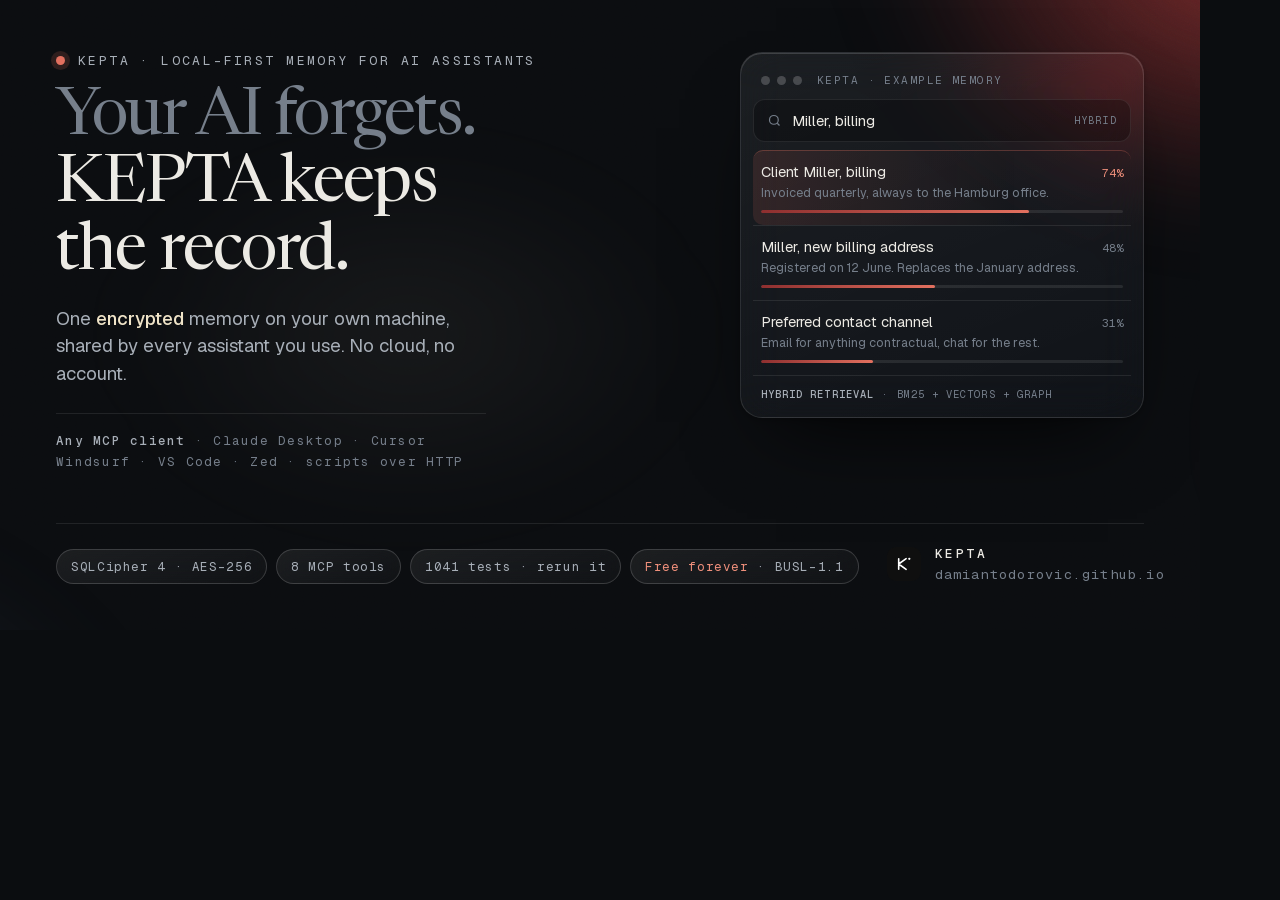
<file: og.html>
<!doctype html>
<html lang="en" data-theme="dark">
<head>
<meta charset="utf-8">
<meta name="robots" content="noindex">
<title>OG image source - KEPTA</title>
<!-- Source for og-image.jpg. Regenerate with:
     python3 -m http.server 8199   (in this folder)
     "Brave Browser" --headless=new --window-size=1200,630 --force-device-scale-factor=1 \
       --virtual-time-budget=25000 --screenshot=og-image.jpg http://localhost:8199/og.html -->
<style>
  @font-face{font-family:'Geist';font-style:normal;font-weight:100 900;font-display:block;src:url('assets/fonts/geist-latin-wght-normal.woff2') format('woff2-variations');unicode-range:U+0000-00FF,U+0131,U+0152-0153,U+02BB-02BC,U+02C6,U+02DA,U+02DC,U+0304,U+0308,U+0329,U+2000-206F,U+20AC,U+2122,U+2191,U+2193,U+2212,U+2215,U+FEFF,U+FFFD}
  @font-face{font-family:'Geist Mono';font-style:normal;font-weight:100 900;font-display:block;src:url('assets/fonts/geist-mono-latin-wght-normal.woff2') format('woff2-variations');unicode-range:U+0000-00FF,U+0131,U+0152-0153,U+02BB-02BC,U+02C6,U+02DA,U+02DC,U+0304,U+0308,U+0329,U+2000-206F,U+20AC,U+2122,U+2191,U+2193,U+2212,U+2215,U+FEFF,U+FFFD}
  @font-face{font-family:'Newsreader';font-style:normal;font-weight:200 800;font-display:block;src:url('assets/fonts/newsreader-latin-wght-normal.woff2') format('woff2-variations');unicode-range:U+0000-00FF,U+0131,U+0152-0153,U+02BB-02BC,U+02C6,U+02DA,U+02DC,U+0304,U+0308,U+0329,U+2000-206F,U+20AC,U+2122,U+2191,U+2193,U+2212,U+2215,U+FEFF,U+FFFD}

  :root{
    --bg:#0b0d10;
    --glass-a:rgba(255,255,255,.070); --glass-b:rgba(255,255,255,.022);
    --glass-brd:rgba(255,255,255,.110); --glass-hi:rgba(255,255,255,.160);
    --raise:0 40px 80px -36px rgba(0,0,0,.86), 0 2px 10px -4px rgba(0,0,0,.62);
    --text:#eceae4; --text-2:#a8afb8; --text-3:#767f8b;
    --line:rgba(255,255,255,.085); --line-2:rgba(255,255,255,.16);
    --wax:#e2705f; --wax-2:#f0907c; --wax-deep:#8e2f2f; --cream:#f0e4c8;
    --serif:'Newsreader', Georgia, serif;
    --sans:'Geist', system-ui, sans-serif;
    --mono:'Geist Mono', ui-monospace, monospace;
  }
  *{box-sizing:border-box;margin:0;padding:0}
  html,body{width:1200px;height:630px;overflow:hidden}
  body{position:relative;background:var(--bg);color:var(--text);font-family:var(--sans);-webkit-font-smoothing:antialiased}

  .aura{position:absolute;inset:-30%;filter:blur(44px);
    background:
      radial-gradient(30% 44% at 84% 12%, rgba(160,52,52,.80), transparent 64%),
      radial-gradient(26% 36% at 100% 62%, rgba(226,112,95,.22), transparent 66%),
      radial-gradient(34% 40% at 2% 98%, rgba(63,86,112,.62), transparent 70%),
      radial-gradient(22% 26% at 40% 52%, rgba(240,228,200,.06), transparent 72%);
  }
  .grain{position:absolute;inset:0;opacity:.26;mix-blend-mode:overlay;
    background-image:url("data:image/svg+xml,%3Csvg xmlns='http://www.w3.org/2000/svg' width='140' height='140'%3E%3Cfilter id='n'%3E%3CfeTurbulence type='fractalNoise' baseFrequency='.85' numOctaves='3'/%3E%3C/filter%3E%3Crect width='140' height='140' filter='url(%23n)' opacity='.42'/%3E%3C/svg%3E");
  }

  .canvas{position:absolute;inset:0;padding:52px 56px 46px;display:flex;flex-direction:column;justify-content:space-between}
  .cols{display:flex;gap:44px;align-items:flex-start}
  .left{flex:1 1 auto;min-width:0}

  .kicker{display:flex;align-items:center;gap:13px;font-family:var(--mono);font-size:13px;letter-spacing:.185em;text-transform:uppercase;color:var(--text-2)}
  .kicker .dot{width:9px;height:9px;border-radius:50%;background:var(--wax);box-shadow:0 0 0 5px rgba(226,112,95,.16)}

  h1{font-family:var(--serif);font-weight:400;font-size:66px;line-height:1.02;letter-spacing:-.028em;margin-top:16px}
  h1 .dim{color:var(--text-3)}
  .sub{margin-top:18px;width:430px;font-size:18.5px;line-height:1.48;color:var(--text-2)}
  .sub b{color:var(--cream);font-weight:500}
  .clients{margin-top:26px;padding-top:16px;border-top:1px solid var(--line);font-family:var(--mono);font-size:12.5px;letter-spacing:.10em;color:var(--text-3);width:430px;line-height:1.7}
  .clients b{font-weight:500;color:var(--text-2)}

  /* glass memory card */
  .card{flex:0 0 404px;width:404px;border-radius:22px;padding:12px;
    background:linear-gradient(158deg,var(--glass-a),var(--glass-b));
    border:1px solid var(--glass-brd);
    box-shadow:var(--raise), inset 0 1px 0 var(--glass-hi);
    -webkit-backdrop-filter:blur(22px) saturate(175%); backdrop-filter:blur(22px) saturate(175%);
  }
  .bar{display:flex;align-items:center;gap:7px;padding:8px 8px 12px}
  .bar i{width:9px;height:9px;border-radius:50%;background:rgba(255,255,255,.20)}
  .bar span{margin-left:8px;font-family:var(--mono);font-size:11px;letter-spacing:.13em;text-transform:uppercase;color:var(--text-3)}
  .q{display:flex;align-items:center;gap:10px;border:1px solid var(--line);border-radius:12px;background:rgba(0,0,0,.28);padding:11px 13px}
  .q svg{width:15px;height:15px;flex:0 0 auto;stroke:var(--text-3);fill:none;stroke-width:1.9}
  .q b{font-weight:400;font-size:15px;color:var(--text)}
  .q em{font-style:normal;font-family:var(--mono);font-size:10px;letter-spacing:.12em;text-transform:uppercase;color:var(--text-3);margin-left:auto}
  ul{list-style:none;margin-top:8px}
  li{padding:11px 8px 12px;border-top:1px solid var(--line)}
  li.top{background:linear-gradient(90deg,rgba(226,112,95,.13),transparent 70%);border-top-color:rgba(226,112,95,.30);border-radius:10px}
  .row{display:flex;align-items:baseline;gap:10px}
  .row .t{font-size:14.5px;color:var(--text)}
  .row .s{margin-left:auto;font-family:var(--mono);font-size:11.5px;color:var(--wax-2)}
  li:not(.top) .row .s{color:var(--text-3)}
  .body{font-size:12.5px;line-height:1.45;color:var(--text-3);margin-top:3px}
  .meter{height:3px;border-radius:2px;background:rgba(255,255,255,.09);margin-top:8px;overflow:hidden}
  .meter i{display:block;height:100%;border-radius:2px;background:linear-gradient(90deg,var(--wax-deep),var(--wax))}
  .cfoot{display:flex;align-items:center;gap:8px;border-top:1px solid var(--line);padding:11px 8px 4px;font-family:var(--mono);font-size:10.5px;letter-spacing:.1em;text-transform:uppercase;color:var(--text-3)}
  .cfoot b{font-weight:500;color:var(--text-2)}

  .foot{display:flex;align-items:flex-end;justify-content:space-between;gap:28px;
    border-top:1px solid var(--line);padding-top:20px}
  .chips{display:flex;gap:9px}
  .chip{font-family:var(--mono);font-size:12.5px;letter-spacing:.05em;color:var(--text-2);
    padding:8px 14px;border-radius:999px;border:1px solid var(--line-2);
    background:linear-gradient(158deg,var(--glass-a),var(--glass-b));white-space:nowrap;
    -webkit-backdrop-filter:blur(12px); backdrop-filter:blur(12px)}
  .chip em{font-style:normal;color:var(--wax-2)}
  .url{display:flex;align-items:center;gap:14px;font-family:var(--mono);font-size:13.5px;letter-spacing:.09em;color:var(--text-3)}
  .url svg{width:34px;height:34px;border-radius:9px}
  .url span{line-height:1.5}
  .url strong{display:block;font-weight:500;color:var(--text);letter-spacing:.2em;font-size:13px}
</style>
</head>
<body>
<div class="aura"></div>
<div class="grain"></div>
<div class="canvas">
  <div class="cols">
    <div class="left">
      <div class="kicker"><span class="dot"></span>KEPTA &#183; local-first memory for AI assistants</div>
      <h1><span class="dim">Your AI forgets.</span><br>KEPTA keeps<br>the record.</h1>
      <p class="sub">One <b>encrypted</b> memory on your own machine, shared by every assistant you use. No cloud, no account.</p>
      <p class="clients"><b>Any MCP client</b> &#183; Claude Desktop &#183; Cursor<br>Windsurf &#183; VS Code &#183; Zed &#183; scripts over HTTP</p>
    </div>

    <div class="card">
      <div class="bar"><i></i><i></i><i></i><span>KEPTA &#183; example memory</span></div>
      <div class="q">
        <svg viewBox="0 0 24 24" aria-hidden="true"><circle cx="11" cy="11" r="7"/><path d="M20 20l-3.6-3.6"/></svg>
        <b>Miller, billing</b><em>hybrid</em>
      </div>
      <ul>
        <li class="top">
          <div class="row"><span class="t">Client Miller, billing</span><span class="s">74%</span></div>
          <div class="body">Invoiced quarterly, always to the Hamburg office.</div>
          <div class="meter"><i style="width:74%"></i></div>
        </li>
        <li>
          <div class="row"><span class="t">Miller, new billing address</span><span class="s">48%</span></div>
          <div class="body">Registered on 12 June. Replaces the January address.</div>
          <div class="meter"><i style="width:48%"></i></div>
        </li>
        <li>
          <div class="row"><span class="t">Preferred contact channel</span><span class="s">31%</span></div>
          <div class="body">Email for anything contractual, chat for the rest.</div>
          <div class="meter"><i style="width:31%"></i></div>
        </li>
      </ul>
      <div class="cfoot"><b>Hybrid retrieval</b>&#183;<span>BM25 + vectors + graph</span></div>
    </div>
  </div>

  <div class="foot">
    <div class="chips">
      <span class="chip">SQLCipher 4 &#183; AES-256</span>
      <span class="chip">8 MCP tools</span>
      <span class="chip">1041 tests &#183; rerun it</span>
      <span class="chip"><em>Free forever</em> &#183; BUSL-1.1</span>
    </div>
    <div class="url">
      <svg viewBox="0 0 512 512" aria-hidden="true"><rect width="512" height="512" rx="112" fill="#0f0f0f"/><path d="M176 176 V336 M176 256 L288 176 M176 256 L288 336" stroke="#ffffff" stroke-width="24" stroke-linecap="round" stroke-linejoin="round" fill="none"/><circle cx="336" cy="178" r="17" fill="#ffffff"/></svg>
      <span><strong>KEPTA</strong>damiantodorovic.github.io</span>
    </div>
  </div>
</div>
</body>
</html>
</file>
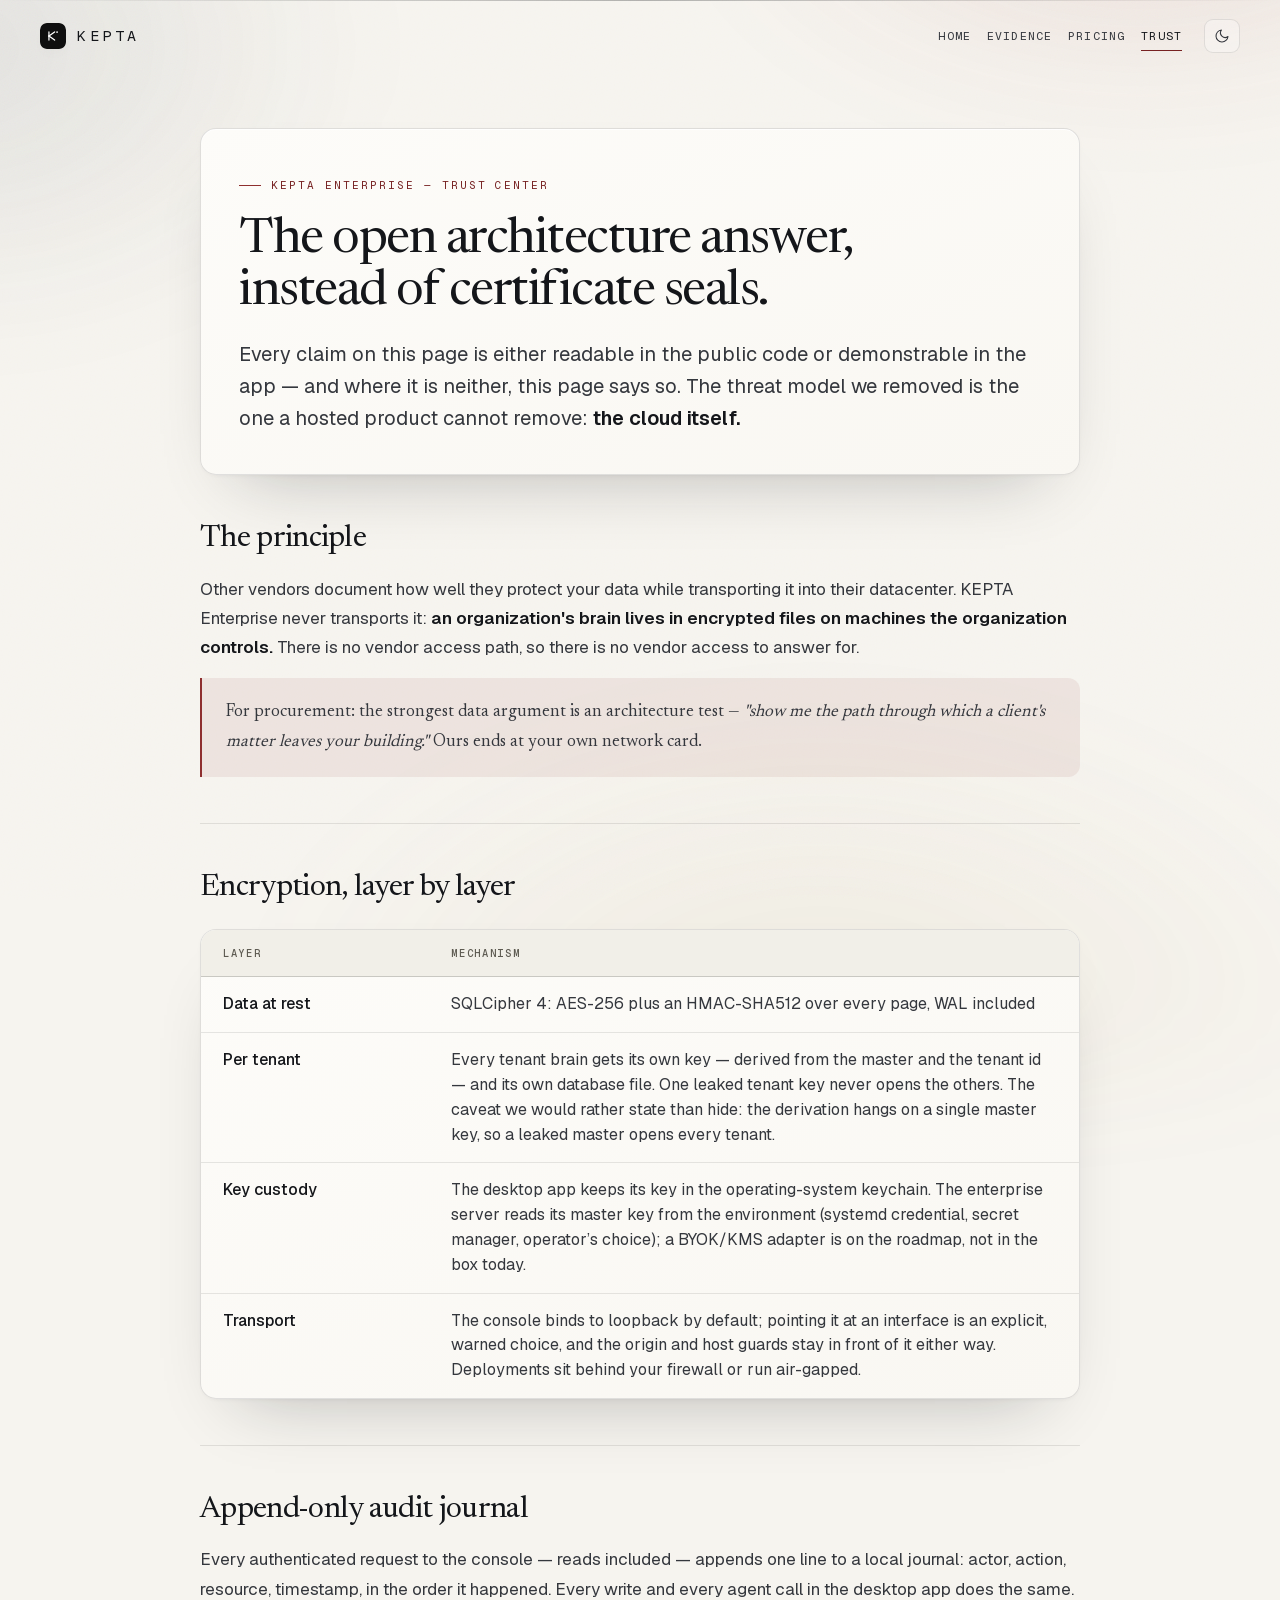
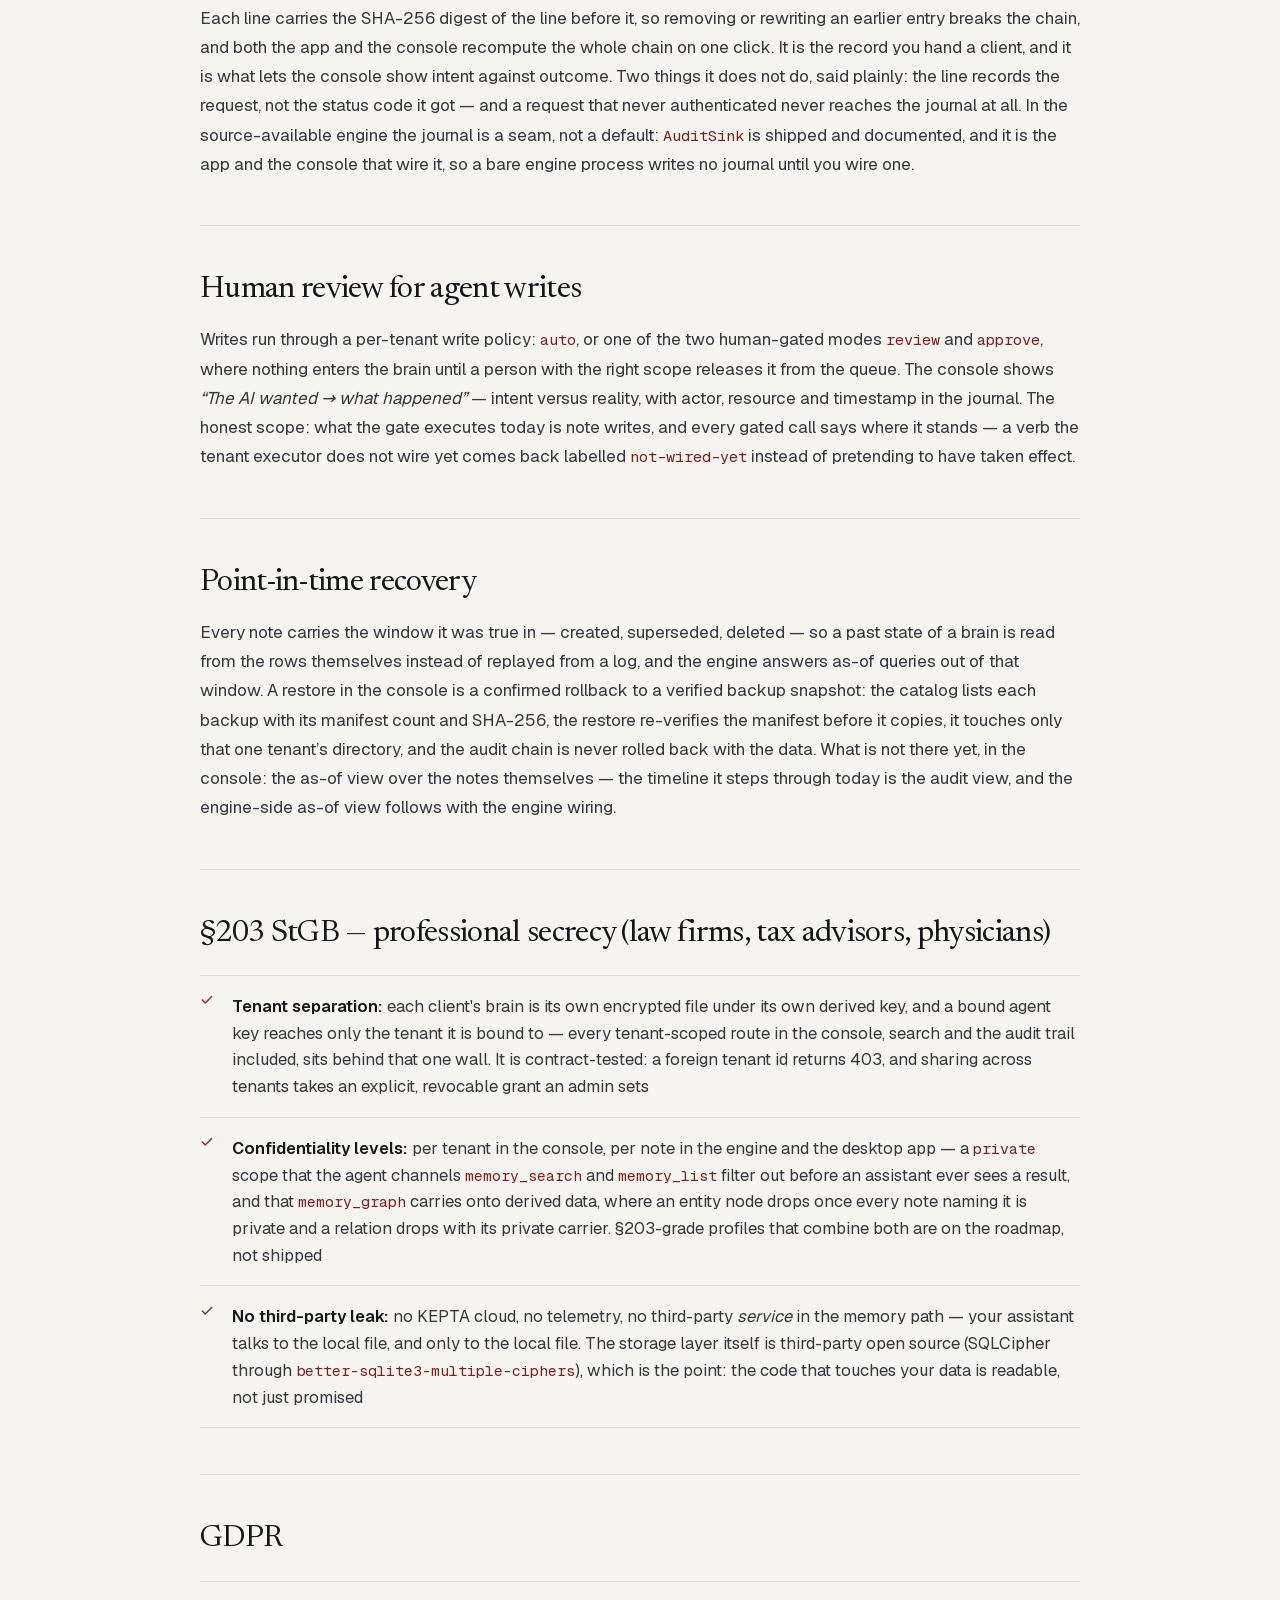
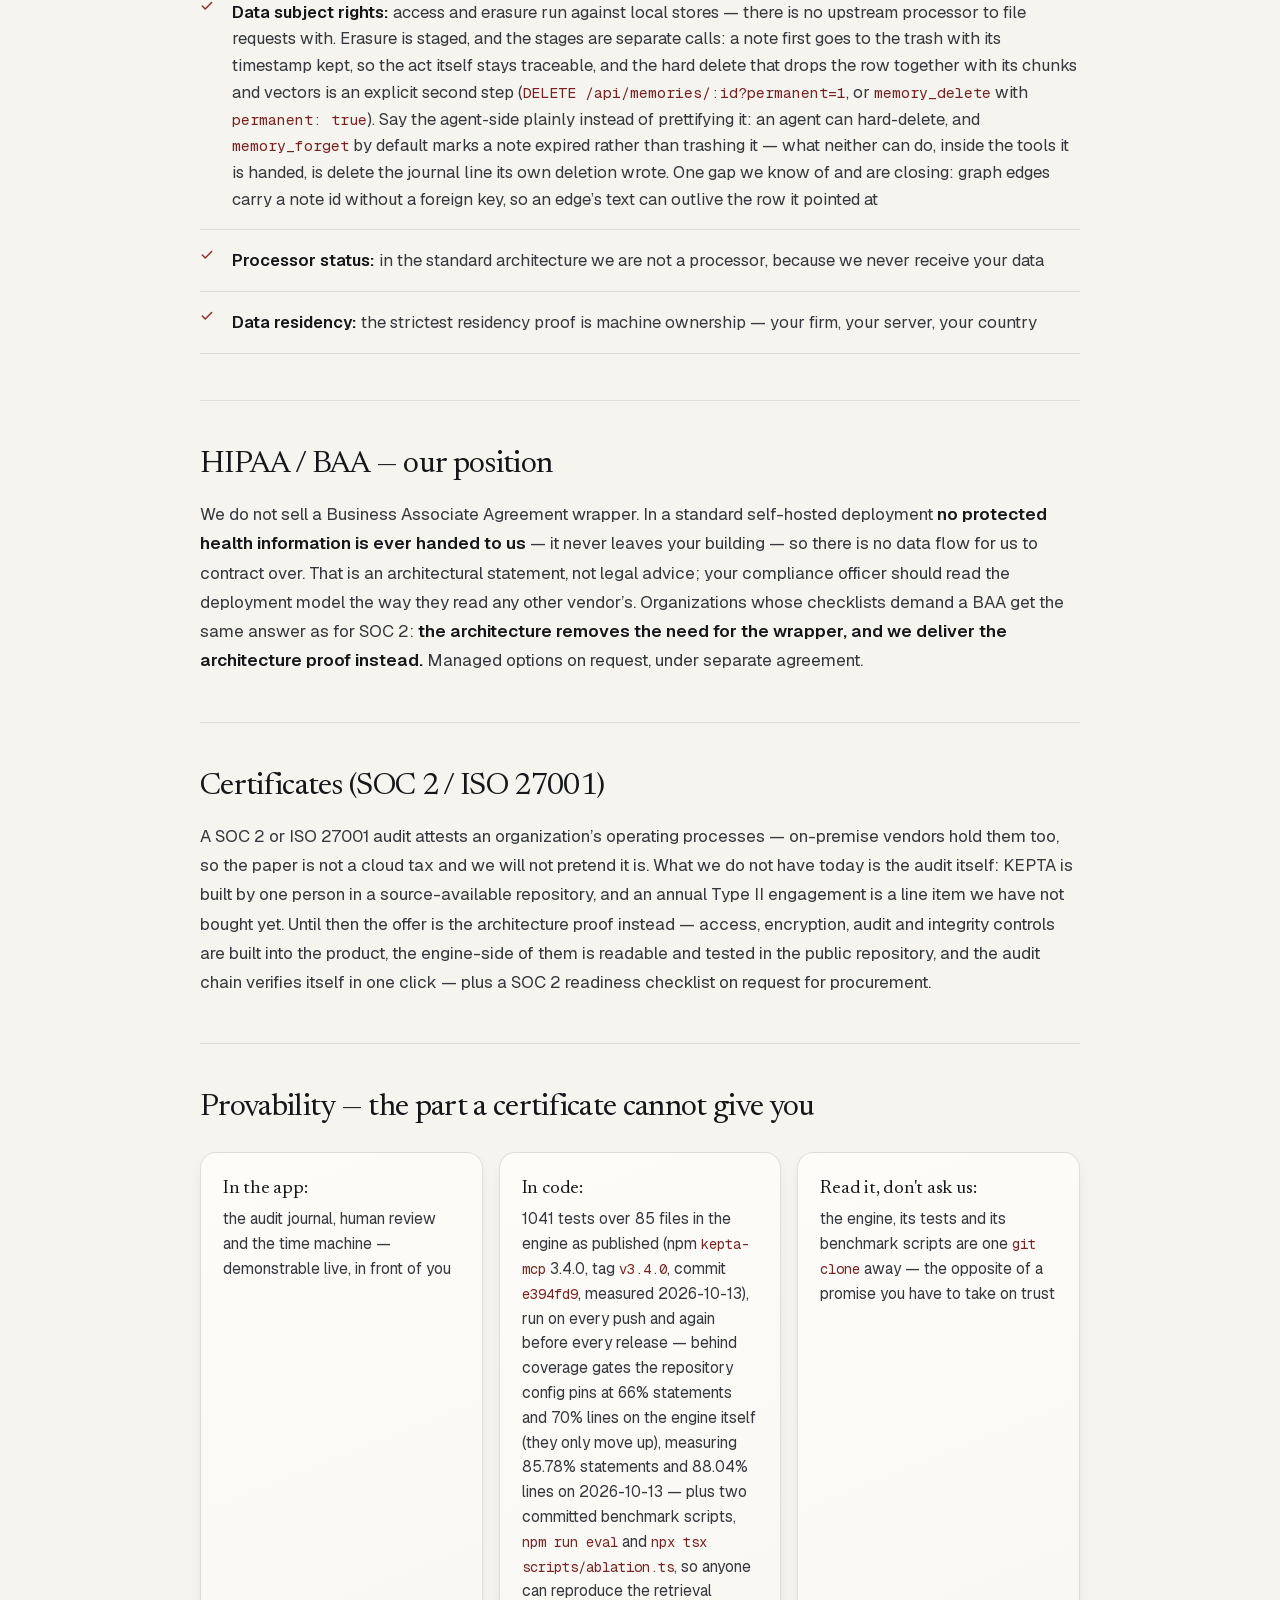
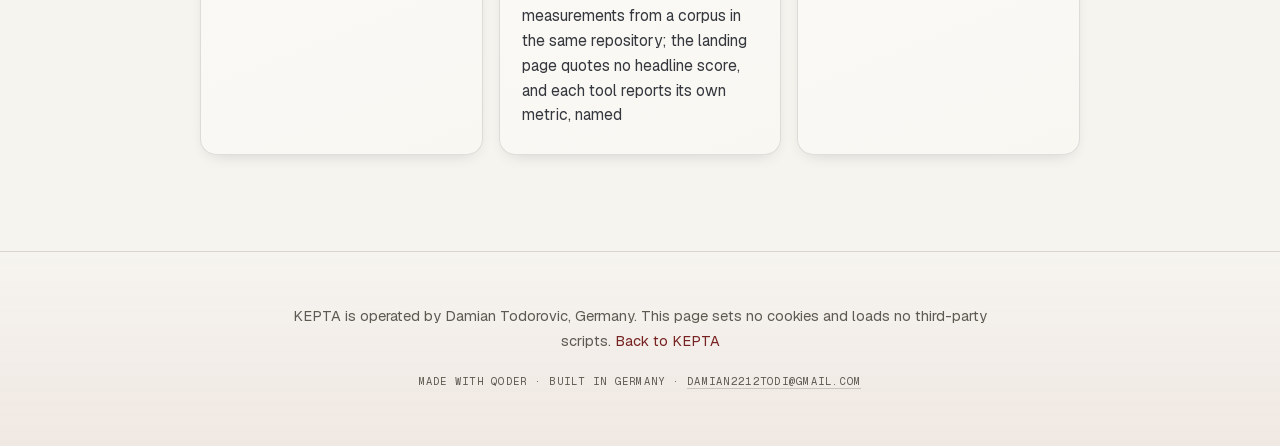
<file: trust.html>
<!doctype html>
<html lang="en">
<head>
<meta charset="utf-8">
<meta name="viewport" content="width=device-width, initial-scale=1">
<script>(function(){var r=document.documentElement;r.classList.add('js');var t;try{t=localStorage.getItem('kepta-theme')}catch(e){}if(t!=='dark')t='light';r.setAttribute('data-theme',t);})();</script>
<title>KEPTA Enterprise — Trust Center</title>
<meta name="description" content="The open architecture answer instead of certificate seals: encryption layers, an append-only audit journal, §203 position, GDPR, HIPAA/BAA stance — each claim either readable in public code or demonstrable in the app.">
<meta name="robots" content="index,follow">
<meta name="color-scheme" content="light dark">
<meta name="theme-color" content="#f6f4ef">
<link rel="canonical" href="https://damiantodorovic.github.io/trust.html">
<link rel="icon" href="favicon.ico" sizes="any">
<link rel="icon" type="image/svg+xml" href="favicon.svg">
<link rel="apple-touch-icon" href="apple-touch-icon.png">
<link rel="manifest" href="site.webmanifest">
<meta name="author" content="Damian Todorovic">
<meta property="og:type" content="article">
<meta property="og:site_name" content="KEPTA">
<meta property="og:title" content="KEPTA Enterprise &#8212; Trust Center">
<meta property="og:description" content="The open architecture answer instead of certificate seals: encryption layers, an append-only audit journal, §203 position, GDPR, HIPAA/BAA stance.">
<meta property="og:url" content="https://damiantodorovic.github.io/trust.html">
<meta property="og:image" content="https://damiantodorovic.github.io/og-image.jpg">
<meta property="og:image:width" content="1200">
<meta property="og:image:height" content="630">
<meta name="twitter:card" content="summary_large_image">
<meta name="twitter:title" content="KEPTA Enterprise &#8212; Trust Center">
<meta name="twitter:description" content="The open architecture answer instead of certificate seals.">
<meta name="twitter:image" content="https://damiantodorovic.github.io/og-image.jpg">
<!--
  KEPTA Enterprise — Trust Center. Procurement- and legal-facing document page.
  Content is fixed: this page shares index.html's design system (tokens, paper
  surfaces, type) and changes presentation only. Calmer than the landing page on purpose.
-->
<style>
@font-face{font-family:'Geist';font-style:normal;font-weight:100 900;font-display:swap;src:url('assets/fonts/geist-latin-wght-normal.woff2') format('woff2')}
@font-face{font-family:'Geist Mono';font-style:normal;font-weight:100 900;font-display:swap;src:url('assets/fonts/geist-mono-latin-wght-normal.woff2') format('woff2')}
@font-face{font-family:'Newsreader';font-style:normal;font-weight:100 900;font-display:swap;src:url('assets/fonts/newsreader-latin-wght-normal.woff2') format('woff2')}
  /* ==========================================================================
     KEPTA — design tokens (identical to index.html; two themes, one identity)
     ========================================================================== */
  :root{
    color-scheme:light;
    /* structural — identical in both themes */
    --serif:'Newsreader', Georgia, 'Times New Roman', serif;
    --sans:'Geist', system-ui, -apple-system, 'Segoe UI', sans-serif;
    --mono:'Geist Mono', ui-monospace, SFMono-Regular, Menlo, monospace;
    --maxw:1320px;
    --ease:cubic-bezier(.16,1,.3,1);
    --nav-h:72px;
    --r:16px; --r-sm:12px;
    /* light: paper. Depth comes from borders and tight low-alpha shadows, never from glow */
    --bg:#f6f4ef; --bg-2:#f1efe8; --bg-3:#eae7de;
    /* a panel you read is a sheet, not a lens — one grade cleaner than the page
       under it, with an edge you can see (same decision as index.html) */
    --paper-a:#fdfcf9; --paper-b:#f9f7f2; --paper-edge:rgba(20,22,26,.12);
    --glass-a:rgba(255,255,255,.62); --glass-b:rgba(255,255,255,.30);
    --glass-brd:rgba(20,22,26,.10); --glass-hi:rgba(255,255,255,.90);
    --raise:0 34px 70px -40px rgba(20,22,26,.30), 0 2px 8px -6px rgba(20,22,26,.22);
    --text:#14161a; --text-2:#34373d; --text-3:#5d5a51;
    --line:rgba(20,22,26,.10); --line-2:rgba(20,22,26,.18); --line-3:rgba(20,22,26,.30);
    --ink:#14161a;
    --wax:#8e2f2f; --wax-2:#772222; --wax-deep:#8e2f2f; --wax-dim:rgba(142,47,47,.08);
    --sh-1:0 6px 18px -10px rgba(20,22,26,.24); --sh-nav:0 18px 38px -32px rgba(20,22,26,.28); --sh-pop:0 24px 40px -30px rgba(20,22,26,.30);
  }
  /* dark: the product's own night mode */
  html[data-theme="dark"]{
    color-scheme:dark;
    --bg:#0b0d10; --bg-2:#0e1116; --bg-3:#12161c;
    --paper-a:#13171d; --paper-b:#0e1116; --paper-edge:rgba(255,255,255,.085);
    --glass-a:rgba(255,255,255,.070); --glass-b:rgba(255,255,255,.022);
    --glass-brd:rgba(255,255,255,.110); --glass-hi:rgba(255,255,255,.160);
    --raise:0 34px 70px -34px rgba(0,0,0,.82), 0 2px 8px -4px rgba(0,0,0,.6);
    --text:#eceae4; --text-2:#a8afb8; --text-3:#838c97;
    --line:rgba(255,255,255,.085); --line-2:rgba(255,255,255,.16); --line-3:rgba(255,255,255,.26);
    --ink:#0b0d10;
    --wax:#e2705f; --wax-2:#f0907c; --wax-deep:#8e2f2f; --wax-dim:rgba(226,112,95,.14);
    --sh-1:0 6px 18px -8px rgba(0,0,0,.9); --sh-nav:0 20px 44px -34px rgba(0,0,0,.9); --sh-pop:0 24px 40px -30px rgba(0,0,0,.9);
  }

  *{box-sizing:border-box}
  code{font-family:var(--mono); font-size:.9em; color:var(--wax-2)}
  html{-webkit-text-size-adjust:100%; scroll-padding-top:calc(var(--nav-h) + 26px)}
  @media (prefers-reduced-motion: no-preference){ html{scroll-behavior:smooth} }
  body{
    margin:0; background:var(--bg); color:var(--text);
    font-family:var(--sans); font-size:17px; line-height:1.6;
    -webkit-font-smoothing:antialiased; overflow-x:hidden;
  }
  /* same contract as index.html: the ramp is the no-view-transition fallback,
     and it is off both for prefers-reduced-motion and while a crossfade runs */
  @media (prefers-reduced-motion: no-preference){
    body{ transition:background .5s var(--ease), color .5s var(--ease) }
  }
  html.vt body, html.vt header.masthead{transition:none}
  ::selection{background:var(--wax-deep); color:#fdfbf7}
  .wrap{max-width:var(--maxw); margin:0 auto; padding:0 40px}
  a{color:var(--wax-2); text-decoration:none}
  a:hover{color:var(--wax-2); text-decoration:underline; text-underline-offset:3px}
  a:focus-visible, button:focus-visible{outline:2px solid var(--wax); outline-offset:3px; border-radius:6px}
  h1,h2{margin:0; font-family:var(--serif); font-weight:400; letter-spacing:-.02em}
  p{margin:0; text-wrap:pretty}
  button{cursor:pointer; font:inherit}
  strong{font-weight:600; color:var(--text)}

  ::-webkit-scrollbar{width:10px}
  ::-webkit-scrollbar-track{background:var(--bg-2)}
  ::-webkit-scrollbar-thumb{background:var(--line-2); border:2px solid var(--bg-2); border-radius:6px}
  ::-webkit-scrollbar-thumb:hover{background:var(--line-3)}

  /* ---------- atmosphere: aurora mesh behind the glass ---------- */
  /* light: a faint stain in the paper, not a light source */
  .aura{position:fixed; inset:-20%; z-index:0; pointer-events:none; filter:blur(64px); opacity:.62;
    background:
      radial-gradient(38% 30% at 78% 4%, rgba(142,47,47,.20), transparent 68%),
      radial-gradient(34% 34% at 12% 18%, rgba(36,49,63,.16), transparent 70%),
      radial-gradient(46% 38% at 60% 96%, rgba(180,150,90,.14), transparent 72%);
  }
  html[data-theme="dark"] .aura{filter:blur(48px); opacity:.85;
    background:
      radial-gradient(38% 30% at 78% 4%, rgba(143,47,47,.55), transparent 68%),
      radial-gradient(34% 34% at 12% 18%, rgba(63,86,112,.55), transparent 70%),
      radial-gradient(46% 38% at 60% 96%, rgba(240,228,200,.10), transparent 72%),
      radial-gradient(30% 26% at 92% 72%, rgba(111,140,171,.30), transparent 70%);
  }
  /* grain: on paper, multiply drags every speck dark and screen/overlay are
     no-ops above .90 luminance — soft-light is the only symmetric mode. */
  .grain{position:fixed; inset:0; z-index:1; pointer-events:none; opacity:.34; mix-blend-mode:soft-light;
    background-image:url("data:image/svg+xml,%3Csvg xmlns='http://www.w3.org/2000/svg' width='160' height='160'%3E%3Cfilter id='n' color-interpolation-filters='sRGB'%3E%3CfeTurbulence type='fractalNoise' baseFrequency='.85' numOctaves='3'/%3E%3C/filter%3E%3Crect width='160' height='160' filter='url(%23n)'/%3E%3C/svg%3E");
  }
  html[data-theme="dark"] .grain{mix-blend-mode:overlay; opacity:.16}
  .rule-top{position:fixed; top:0; left:0; right:0; height:1px; z-index:60; background:linear-gradient(90deg, transparent, var(--line-3), transparent)}
  main, footer{position:relative; z-index:2}
  @media (prefers-reduced-motion: no-preference){
    @keyframes aurora-shift{0%{transform:translate3d(0,0,0) scale(1)}50%{transform:translate3d(2%,-2%,0) scale(1.06)}100%{transform:translate3d(0,0,0) scale(1)}}
    .aura{animation:aurora-shift 34s ease-in-out infinite}
  }

  /* ---------- surfaces: paper ----------
     Same decision as index.html: a panel you read is a sheet with a visible edge,
     not a lens. There is nothing behind these panels worth blurring — only .aura,
     a smooth fixed gradient, and blurring a smooth gradient returns the same
     gradient at full paint price. Blur stays on the masthead, the one layer that
     genuinely floats over content. */
  .glass{
    position:relative; overflow:hidden;
    background:linear-gradient(158deg, var(--paper-a), var(--paper-b));
    border:1px solid var(--paper-edge);
    border-radius:var(--r);
    box-shadow:var(--raise), inset 0 1px 0 var(--glass-hi);
  }
  .glass > *{position:relative; z-index:1}

  /* ---------- masthead ---------- */
  header.masthead{position:fixed; top:0; left:0; right:0; z-index:70; border-bottom:1px solid transparent; transition:background .4s var(--ease), border-color .4s var(--ease), box-shadow .4s var(--ease)}
  header.masthead.pinned{
    background:linear-gradient(180deg, var(--glass-a), var(--glass-b));
    -webkit-backdrop-filter:blur(22px) saturate(180%); backdrop-filter:blur(22px) saturate(180%);
    border-bottom-color:var(--line);
    box-shadow:var(--sh-nav);
  }
  .masthead-in{display:flex; align-items:center; gap:22px; height:var(--nav-h)}
  .brand{display:flex; align-items:center; gap:11px; color:var(--text); flex:0 0 auto}
  .brand:hover{text-decoration:none}
  .mark{width:26px; height:26px; display:block; border-radius:7px; box-shadow:var(--sh-1)}
  .mark .mk-e{fill:none; stroke:#ffffff; stroke-width:24; stroke-linecap:round}
  /* The same one-pass assembly as the product page. --len is each path's own
     length, and the state it lands on is the flat mark, so a reader who asked for
     calm sees this page with the logo already drawn rather than without it. */
  @media (prefers-reduced-motion: no-preference){
    .mark .mk-hub{transform-box:fill-box; transform-origin:center; animation:mk-node .22s var(--ease) backwards}
    .mark .mk-e{stroke-dasharray:var(--len); animation:mk-edge .28s var(--ease) backwards}
    .mark .mk-e:nth-of-type(2){animation-delay:.13s}
    .mark .mk-e:nth-of-type(3){animation-delay:.16s}
    .mark .mk-e:nth-of-type(4){animation-delay:.19s}
    .mark .mk-orbit{transform-box:fill-box; transform-origin:center; animation:mk-node .26s var(--ease) .44s backwards}
    @keyframes mk-edge{from{stroke-dashoffset:var(--len)}to{stroke-dashoffset:0}}
    @keyframes mk-node{from{transform:scale(.1); opacity:0}to{transform:none; opacity:1}}
  }
  .brandname{font-family:var(--mono); font-size:15px; letter-spacing:.24em; color:var(--text)}
  .masthead nav{display:flex; align-items:center; gap:16px; margin-left:auto}
  .masthead nav > *{flex:0 0 auto}
  .masthead nav a{color:var(--text-2); font-family:var(--mono); font-size:11.5px; letter-spacing:.1em; text-transform:uppercase; padding:6px 0; position:relative}
  .masthead nav a::after{content:""; position:absolute; left:0; right:100%; bottom:0; height:1px; background:var(--wax); transition:right .32s var(--ease)}
  .masthead nav a:hover{color:var(--text); text-decoration:none}
  .masthead nav a:hover::after{right:0}
  .masthead nav a[aria-current="page"]{color:var(--text)}
  .masthead nav a[aria-current="page"]::after{right:0; background:var(--wax-2)}
  .masthead-end{display:flex; align-items:center; gap:12px; flex:0 0 auto}
  .theme-btn{display:inline-flex; align-items:center; justify-content:center; width:36px; height:34px; background:var(--glass-b); border:1px solid var(--line); border-radius:9px; color:var(--text-2); transition:color .2s ease, border-color .2s ease, transform .3s var(--ease)}
  .theme-btn:hover{color:var(--wax); border-color:var(--line-2); transform:rotate(-14deg)}
  .theme-btn svg{width:16px; height:16px}
  .theme-btn .sun{display:none}
  html[data-theme="dark"] .theme-btn .sun{display:block}
  html[data-theme="dark"] .theme-btn .moon{display:none}
  .nav-toggle{display:none; width:44px; height:40px; background:var(--glass-b); border:1px solid var(--line-2); border-radius:9px; align-items:center; justify-content:center; color:var(--text)}
  .nav-toggle svg{width:18px; height:18px}
  /* the theme switch runs on a script; with none it would sit there doing nothing */
  html:not(.js) .theme-btn{display:none}

  /* ---------- document column ---------- */
  .doc{max-width:880px; margin:0 auto; padding:calc(var(--nav-h) + 56px) 0 96px}
  .kicker{display:inline-flex; align-items:center; gap:10px; font-family:var(--mono); font-size:11px; letter-spacing:.18em; text-transform:uppercase; color:var(--wax-2)}
  .kicker::before{content:""; width:22px; height:1px; background:var(--wax); display:block}

  .doc-head{padding:38px 38px 40px}
  .doc-head h1{font-size:clamp(30px,4.7vw,50px); line-height:1.04; letter-spacing:-.03em; margin:20px 0 0; text-wrap:balance}
  .doc-head .lead{margin-top:20px; font-size:clamp(17px,1.8vw,20px); line-height:1.6; color:var(--text-2)}

  .sect{padding:46px 0 0}
  .sect + .sect{margin-top:46px; border-top:1px solid var(--line)}
  .sect h2{font-size:clamp(23px,2.6vw,31px); line-height:1.14; letter-spacing:-.022em; text-wrap:balance}
  .sect p{margin-top:16px; font-size:17px; line-height:1.72; color:var(--text-2)}
  .sect p:first-of-type{margin-top:18px}

  /* pull-quote: the procurement argument, set apart without shouting */
  .quote{margin-top:26px; padding:20px 24px; border-left:2px solid var(--wax);
    background:var(--wax-dim); border-radius:0 var(--r-sm) var(--r-sm) 0;
    font-family:var(--serif); font-size:19px; line-height:1.5; color:var(--text)}
  .quote em{font-style:italic}

  /* ---------- encryption table ---------- */
  .panel{margin-top:24px}
  table{width:100%; border-collapse:collapse; font-size:16px}
  th,td{padding:15px 22px; text-align:left; vertical-align:top; line-height:1.55}
  tr:first-child th{background:var(--bg-2); font-family:var(--mono); font-size:10.5px; font-weight:500;
    letter-spacing:.16em; text-transform:uppercase; color:var(--text-3); border-bottom:1px solid var(--line-2)}
  tr + tr td{border-top:1px solid var(--line)}
  td:first-child{width:26%; color:var(--text); font-weight:500}
  td:last-child{color:var(--text-2)}

  /* ---------- claim lists: one row per claim, hairline separated ---------- */
  .facts{list-style:none; margin:24px 0 0; padding:0; border-top:1px solid var(--line)}
  .facts li{position:relative; padding:17px 2px 17px 32px; border-bottom:1px solid var(--line);
    font-size:16.5px; line-height:1.62; color:var(--text-2)}
  .facts li::before{content:""; position:absolute; left:0; top:1.05em; width:14px; height:14px; background:var(--wax);
    -webkit-mask-image:url("data:image/svg+xml,%3Csvg xmlns='http://www.w3.org/2000/svg' viewBox='0 0 24 24' fill='none' stroke='%23000' stroke-width='2.6' stroke-linecap='round' stroke-linejoin='round'%3E%3Cpath d='M20 6L9 17l-5-5'/%3E%3C/svg%3E");
    mask-image:url("data:image/svg+xml,%3Csvg xmlns='http://www.w3.org/2000/svg' viewBox='0 0 24 24' fill='none' stroke='%23000' stroke-width='2.6' stroke-linecap='round' stroke-linejoin='round'%3E%3Cpath d='M20 6L9 17l-5-5'/%3E%3C/svg%3E");
    -webkit-mask-size:contain; mask-size:contain; -webkit-mask-repeat:no-repeat; mask-repeat:no-repeat}

  /* ---------- provability cards ----------
     Three kinds of evidence, not three steps, so they carry no 01/02/03: the
     lead line says what each one is. */
  .proof{list-style:none; display:grid; grid-template-columns:repeat(3,minmax(0,1fr));
    gap:16px; margin:26px 0 0; padding:0}
  .proof li{padding:24px 22px 26px; border:1px solid var(--paper-edge); border-radius:var(--r);
    background:linear-gradient(158deg, var(--paper-a), var(--paper-b));
    box-shadow:var(--sh-1);
    font-size:15.5px; line-height:1.6; color:var(--text-2)}
  .proof li strong{display:block; margin-bottom:7px; font-family:var(--serif); font-size:19px; font-weight:400;
    line-height:1.25; letter-spacing:-.012em; color:var(--text)}

  /* ---------- footer ---------- */
  footer{border-top:1px solid var(--line); padding:52px 0 56px; background:linear-gradient(180deg, transparent, rgba(143,47,47,.06))}
  .foot-in{max-width:880px; margin:0 auto; display:flex; flex-direction:column; align-items:center; gap:20px; text-align:center}
  .foot-note{color:var(--text-3); font-size:14.5px; line-height:1.7; max-width:70ch}
  .built{font-family:var(--mono); font-size:10.5px; letter-spacing:.12em; text-transform:uppercase; color:var(--text-3)}
  .built a{color:var(--text-3); border-bottom:1px solid var(--line-2)}
  .built a:hover{color:var(--wax-2); text-decoration:none}

  @media (pointer:coarse){
    .masthead nav a{padding:12px 0}
    .theme-btn{width:44px; height:40px}
  }

  /* ---------- responsive ---------- */
  @media (max-width:1040px){
    .masthead nav{display:none}
    .masthead-end{margin-left:auto}
    .nav-toggle{display:inline-flex}
    .masthead nav.open{display:flex; position:absolute; top:var(--nav-h); left:0; right:0; flex-direction:column;
      align-items:flex-start; gap:14px; background:var(--bg-2); border-bottom:1px solid var(--line-2);
      padding:24px 40px; box-shadow:var(--sh-pop)}
    /* without a script neither control can do anything: the menu stays shut and
       the theme stays put, so neither button is offered. Nothing is unreachable —
       the brand link and the footer both lead back to the product page. */
    html:not(.js) .nav-toggle{display:none}
  }
  @media (max-width:900px){
    .wrap{padding:0 24px}
    .doc{padding-top:calc(var(--nav-h) + 40px)}
    .doc-head{padding:30px 26px 32px}
    .sect{padding-top:38px}
    .sect + .sect{margin-top:38px}
    .proof{grid-template-columns:minmax(0,1fr)}
    .masthead nav.open{padding:24px}
  }
  @media (max-width:640px){
    .wrap{padding:0 20px}
    .brandname{font-size:14px; letter-spacing:.18em}
    .doc-head{padding:26px 20px 28px}
    .quote{padding:18px 20px; font-size:18px}
    th,td{padding:13px 14px; font-size:15px}
    td:first-child{width:34%}
    .facts li{padding-left:26px; font-size:16px}
  }
  @media (max-width:420px){
    td:first-child{width:38%}
    .mark{width:23px; height:23px}
  }

  /* ---------- print: no animation may ever hide content ---------- */
  @media print{
    /* paper is always light: restate the surfaces, or printing from the night
       theme would put ink on a near-black card and lose both */
    :root, html[data-theme="dark"]{
      --bg:#fff; --bg-2:#fff; --bg-3:#f4f3f0;
      --paper-a:#fff; --paper-b:#fff; --paper-edge:#bbb;
      --glass-a:#fff; --glass-b:#fff; --glass-brd:#bbb; --glass-hi:transparent;
      --haze:#fff; --haze-2:#fff; --raise:none; --line:#bbb; --line-2:#999; --line-3:#777;
    }
    .aura,.grain,.rule-top,header.masthead,.nav-toggle,.theme-btn{display:none !important}
    body{background:transparent; color:var(--ink)}
    /* on paper everything is ink, whichever theme was on screen — no palette copies needed */
    body *{color:var(--ink) !important}
    a{text-decoration:underline}
    .glass,.proof li{backdrop-filter:none; -webkit-backdrop-filter:none; box-shadow:none; border:1px solid #bbb}
    .doc{padding-top:0; max-width:none}
    .sect{padding-top:18px; break-inside:avoid}
    .panel{break-inside:avoid}
  }
</style>
</head>
<body>
<div class="aura" aria-hidden="true"></div>
<div class="grain" aria-hidden="true"></div>
<div class="rule-top" aria-hidden="true"></div>

<header class="masthead" id="masthead">
  <div class="wrap masthead-in">
    <a href="index.html" class="brand" aria-label="KEPTA, back to the product page">
      <svg class="mark" viewBox="0 0 512 512" aria-hidden="true"><rect width="512" height="512" rx="112" fill="#0f0f0f"/><circle class="mk-hub" cx="176" cy="256" r="11" fill="#ffffff"/><path class="mk-e" style="--len:80" d="M176 256V176"/><path class="mk-e" style="--len:80" d="M176 256V336"/><path class="mk-e" style="--len:138" d="M176 256L288 176"/><path class="mk-e" style="--len:138" d="M176 256L288 336"/><circle class="mk-orbit" cx="336" cy="178" r="17" fill="#ffffff"/></svg>
      <span class="brandname">KEPTA</span>
    </a>
    <nav id="mainnav" aria-label="Main">
      <a href="index.html">Home</a>
      <a href="index.html#core">Evidence</a>
      <a href="index.html#enterprise">Pricing</a>
      <a href="trust.html" aria-current="page">Trust</a>
    </nav>
    <div class="masthead-end">
      <button class="theme-btn" type="button" aria-label="Switch to dark theme" title="Switch light / dark">
        <svg class="moon" viewBox="0 0 24 24" fill="none" stroke="currentColor" stroke-width="1.6" stroke-linecap="round" stroke-linejoin="round" aria-hidden="true"><path d="M21 12.8A9 9 0 1 1 11.2 3a7 7 0 0 0 9.8 9.8z"/></svg>
        <svg class="sun" viewBox="0 0 24 24" fill="none" stroke="currentColor" stroke-width="1.6" stroke-linecap="round" stroke-linejoin="round" aria-hidden="true"><circle cx="12" cy="12" r="4"/><path d="M12 2v2M12 20v2M4.9 4.9l1.4 1.4M17.7 17.7l1.4 1.4M2 12h2M20 12h2M4.9 19.1l1.4-1.4M17.7 6.3l1.4-1.4"/></svg>
      </button>
      <button class="nav-toggle" type="button" aria-expanded="false" aria-controls="mainnav" aria-label="Open menu">
        <svg viewBox="0 0 24 24" fill="none" stroke="currentColor" stroke-width="1.6" aria-hidden="true"><path d="M3 6h18M3 12h18M3 18h18"/></svg>
      </button>
    </div>
  </div>
</header>

<main class="wrap">
  <div class="doc">

    <div class="doc-head glass">
      <p class="kicker">KEPTA Enterprise — Trust Center</p>
      <h1>The open architecture answer, instead of certificate seals.</h1>
      <p class="lead">Every claim on this page is either readable in the public code or demonstrable in the app &#8212; and where it is neither, this page says so. The threat model we removed is the one a hosted product cannot remove: <strong>the cloud itself.</strong></p>
    </div>

    <section class="sect">
      <h2>The principle</h2>
      <p>Other vendors document how well they protect your data while transporting it into their datacenter. KEPTA Enterprise never transports it: <strong>an organization's brain lives in encrypted files on machines the organization controls.</strong> There is no vendor access path, so there is no vendor access to answer for.</p>
      <p class="quote">For procurement: the strongest data argument is an architecture test — <em>"show me the path through which a client's matter leaves your building."</em> Ours ends at your own network card.</p>
    </section>

    <section class="sect">
      <h2>Encryption, layer by layer</h2>
      <div class="panel glass">
        <table>
        <thead><tr><th scope="col">Layer</th><th scope="col">Mechanism</th></tr></thead>
        <tbody>
        <tr><td>Data at rest</td><td>SQLCipher 4: AES-256 plus an HMAC-SHA512 over every page, WAL included</td></tr>
        <tr><td>Per tenant</td><td>Every tenant brain gets its own key — derived from the master and the tenant id — and its own database file. One leaked tenant key never opens the others. The caveat we would rather state than hide: the derivation hangs on a single master key, so a leaked master opens every tenant.</td></tr>
        <tr><td>Key custody</td><td>The desktop app keeps its key in the operating-system keychain. The enterprise server reads its master key from the environment (systemd credential, secret manager, operator&#8217;s choice); a BYOK/KMS adapter is on the roadmap, not in the box today.</td></tr>
        <tr><td>Transport</td><td>The console binds to loopback by default; pointing it at an interface is an explicit, warned choice, and the origin and host guards stay in front of it either way. Deployments sit behind your firewall or run air-gapped.</td></tr>
        </tbody>
        </table>
      </div>
    </section>

    <section class="sect">
      <h2>Append-only audit journal</h2>
      <p>Every authenticated request to the console — reads included — appends one line to a local journal: actor, action, resource, timestamp, in the order it happened. Every write and every agent call in the desktop app does the same. Each line carries the SHA-256 digest of the line before it, so removing or rewriting an earlier entry breaks the chain, and both the app and the console recompute the whole chain on one click. It is the record you hand a client, and it is what lets the console show intent against outcome. Two things it does not do, said plainly: the line records the request, not the status code it got — and a request that never authenticated never reaches the journal at all. In the source-available engine the journal is a seam, not a default: <code>AuditSink</code> is shipped and documented, and it is the app and the console that wire it, so a bare engine process writes no journal until you wire one.</p>
    </section>

    <section class="sect">
      <h2>Human review for agent writes</h2>
      <p>Writes run through a per-tenant write policy: <code>auto</code>, or one of the two human-gated modes <code>review</code> and <code>approve</code>, where nothing enters the brain until a person with the right scope releases it from the queue. The console shows <em>&#8220;The AI wanted &#8594; what happened&#8221;</em> — intent versus reality, with actor, resource and timestamp in the journal. The honest scope: what the gate executes today is note writes, and every gated call says where it stands — a verb the tenant executor does not wire yet comes back labelled <code>not-wired-yet</code> instead of pretending to have taken effect.</p>
    </section>

    <section class="sect">
      <h2>Point-in-time recovery</h2>
      <p>Every note carries the window it was true in — created, superseded, deleted — so a past state of a brain is read from the rows themselves instead of replayed from a log, and the engine answers as-of queries out of that window. A restore in the console is a confirmed rollback to a verified backup snapshot: the catalog lists each backup with its manifest count and SHA-256, the restore re-verifies the manifest before it copies, it touches only that one tenant&#8217;s directory, and the audit chain is never rolled back with the data. What is not there yet, in the console: the as-of view over the notes themselves — the timeline it steps through today is the audit view, and the engine-side as-of view follows with the engine wiring.</p>
    </section>

    <section class="sect">
      <h2>§203 StGB — professional secrecy (law firms, tax advisors, physicians)</h2>
      <ul class="facts" role="list">
      <li><strong>Tenant separation:</strong> each client's brain is its own encrypted file under its own derived key, and a bound agent key reaches only the tenant it is bound to — every tenant-scoped route in the console, search and the audit trail included, sits behind that one wall. It is contract-tested: a foreign tenant id returns 403, and sharing across tenants takes an explicit, revocable grant an admin sets</li>
      <li><strong>Confidentiality levels:</strong> per tenant in the console, per note in the engine and the desktop app — a <code>private</code> scope that the agent channels <code>memory_search</code> and <code>memory_list</code> filter out before an assistant ever sees a result, and that <code>memory_graph</code> carries onto derived data, where an entity node drops once every note naming it is private and a relation drops with its private carrier. §203-grade profiles that combine both are on the roadmap, not shipped</li>
      <li><strong>No third-party leak:</strong> no KEPTA cloud, no telemetry, no third-party <em>service</em> in the memory path — your assistant talks to the local file, and only to the local file. The storage layer itself is third-party open source (SQLCipher through <code>better-sqlite3-multiple-ciphers</code>), which is the point: the code that touches your data is readable, not just promised</li>
      </ul>
    </section>

    <section class="sect">
      <h2>GDPR</h2>
      <ul class="facts" role="list">
      <li><strong>Data subject rights:</strong> access and erasure run against local stores &#8212; there is no upstream processor to file requests with. Erasure is staged, and the stages are separate calls: a note first goes to the trash with its timestamp kept, so the act itself stays traceable, and the hard delete that drops the row together with its chunks and vectors is an explicit second step (<code>DELETE /api/memories/:id?permanent=1</code>, or <code>memory_delete</code> with <code>permanent: true</code>). Say the agent-side plainly instead of prettifying it: an agent can hard-delete, and <code>memory_forget</code> by default marks a note expired rather than trashing it — what neither can do, inside the tools it is handed, is delete the journal line its own deletion wrote. One gap we know of and are closing: graph edges carry a note id without a foreign key, so an edge&#8217;s text can outlive the row it pointed at</li>
      <li><strong>Processor status:</strong> in the standard architecture we are not a processor, because we never receive your data</li>
      <li><strong>Data residency:</strong> the strictest residency proof is machine ownership — your firm, your server, your country</li>
      </ul>
    </section>

    <section class="sect">
      <h2>HIPAA / BAA — our position</h2>
      <p>We do not sell a Business Associate Agreement wrapper. In a standard self-hosted deployment <strong>no protected health information is ever handed to us</strong> &#8212; it never leaves your building &#8212; so there is no data flow for us to contract over. That is an architectural statement, not legal advice; your compliance officer should read the deployment model the way they read any other vendor&#8217;s. Organizations whose checklists demand a BAA get the same answer as for SOC 2: <strong>the architecture removes the need for the wrapper, and we deliver the architecture proof instead.</strong> Managed options on request, under separate agreement.</p>
    </section>

    <section class="sect">
      <h2>Certificates (SOC 2 / ISO 27001)</h2>
      <p>A SOC 2 or ISO 27001 audit attests an organization&#8217;s operating processes &#8212; on-premise vendors hold them too, so the paper is not a cloud tax and we will not pretend it is. What we do not have today is the audit itself: KEPTA is built by one person in a source-available repository, and an annual Type II engagement is a line item we have not bought yet. Until then the offer is the architecture proof instead &#8212; access, encryption, audit and integrity controls are built into the product, the engine-side of them is readable and tested in the public repository, and the audit chain verifies itself in one click &#8212; plus a SOC 2 readiness checklist on request for procurement.</p>
    </section>

    <section class="sect">
      <h2>Provability — the part a certificate cannot give you</h2>
      <ul class="proof" role="list">
      <li><strong>In the app:</strong> the audit journal, human review and the time machine — demonstrable live, in front of you</li>
      <li><strong>In code:</strong> 1041 tests over 85 files in the engine as published (npm <code>kepta-mcp</code> 3.4.0, tag <code>v3.4.0</code>, commit <code>e394fd9</code>, measured 2026-10-13), run on every push and again before every release — behind coverage gates the repository config pins at 66% statements and 70% lines on the engine itself (they only move up), measuring 85.78% statements and 88.04% lines on 2026-10-13 &#8212; plus two committed benchmark scripts, <code>npm run eval</code> and <code>npx tsx scripts/ablation.ts</code>, so anyone can reproduce the retrieval measurements from a corpus in the same repository; the landing page quotes no headline score, and each tool reports its own metric, named</li>
      <li><strong>Read it, don't ask us:</strong> the engine, its tests and its benchmark scripts are one <code>git clone</code> away — the opposite of a promise you have to take on trust</li>
      </ul>
    </section>

  </div>
</main>

<footer>
  <div class="wrap">
    <div class="foot-in">
      <p class="foot-note"><span>KEPTA is operated by Damian Todorovic, Germany. This page sets no cookies and loads no third-party scripts. </span><a href="index.html#enterprise">Back to KEPTA</a></p>
      <p class="built">Made with Qoder &#183; built in Germany &#183; <a href="mailto:damian2212todi@gmail.com">damian2212todi@gmail.com</a></p>
    </div>
  </div>
</footer>

<script>
(function () {
  'use strict';
  var $ = function (s, r) { return (r || document).querySelector(s); };
  var root = document.documentElement;

  /* ---- theme: same storage key, default and markup pattern as index.html ---- */
  var btn = $('.theme-btn');
  var meta = $('meta[name="theme-color"]');
  function isDark() { return root.getAttribute('data-theme') === 'dark'; }
  function paint() {
    /* an action label, not aria-pressed: the button changes which theme is on,
       and a toggle state on "Switch colour theme" says nothing about the result */
    if (btn) btn.setAttribute('aria-label', isDark() ? 'Switch to light theme' : 'Switch to dark theme');
    if (meta) meta.setAttribute('content', isDark() ? '#0b0d10' : '#f6f4ef');
  }
  function apply(next) {
    root.setAttribute('data-theme', next);
    try { localStorage.setItem('kepta-theme', next); } catch (e) { }
    paint();
  }
  var calmMQ = window.matchMedia('(prefers-reduced-motion: reduce)');
  var calm = calmMQ.matches;
  /* live, so the setting takes effect on the next flip rather than on reload */
  calmMQ.addEventListener('change', function (e) { calm = e.matches; });
  if (btn) btn.addEventListener('click', function () {
    var next = isDark() ? 'light' : 'dark';
    /* identical to index.html: the browser's default crossfade over a snap,
       and the plain same-frame flip when the API or the reader says no */
    if (!document.startViewTransition || calm) { apply(next); return; }
    var vt = document.startViewTransition(function () { root.classList.add('vt'); apply(next); });
    var release = function () { root.classList.remove('vt'); };
    vt.finished.then(release, release);
  });
  paint();

  /* ---- masthead: glass only once the page moves ---- */
  var masthead = $('#masthead');
  function onScroll() { masthead.classList.toggle('pinned', (window.pageYOffset || root.scrollTop) > 12); }
  window.addEventListener('scroll', onScroll, { passive: true });
  onScroll();

  /* ---- small-screen nav ---- */
  var toggle = $('.nav-toggle'), nav = $('#mainnav');
  if (toggle && nav) toggle.addEventListener('click', function () {
    var open = nav.classList.toggle('open');
    toggle.setAttribute('aria-expanded', open ? 'true' : 'false');
  });
})();
</script>
</body>
</html>
</file>
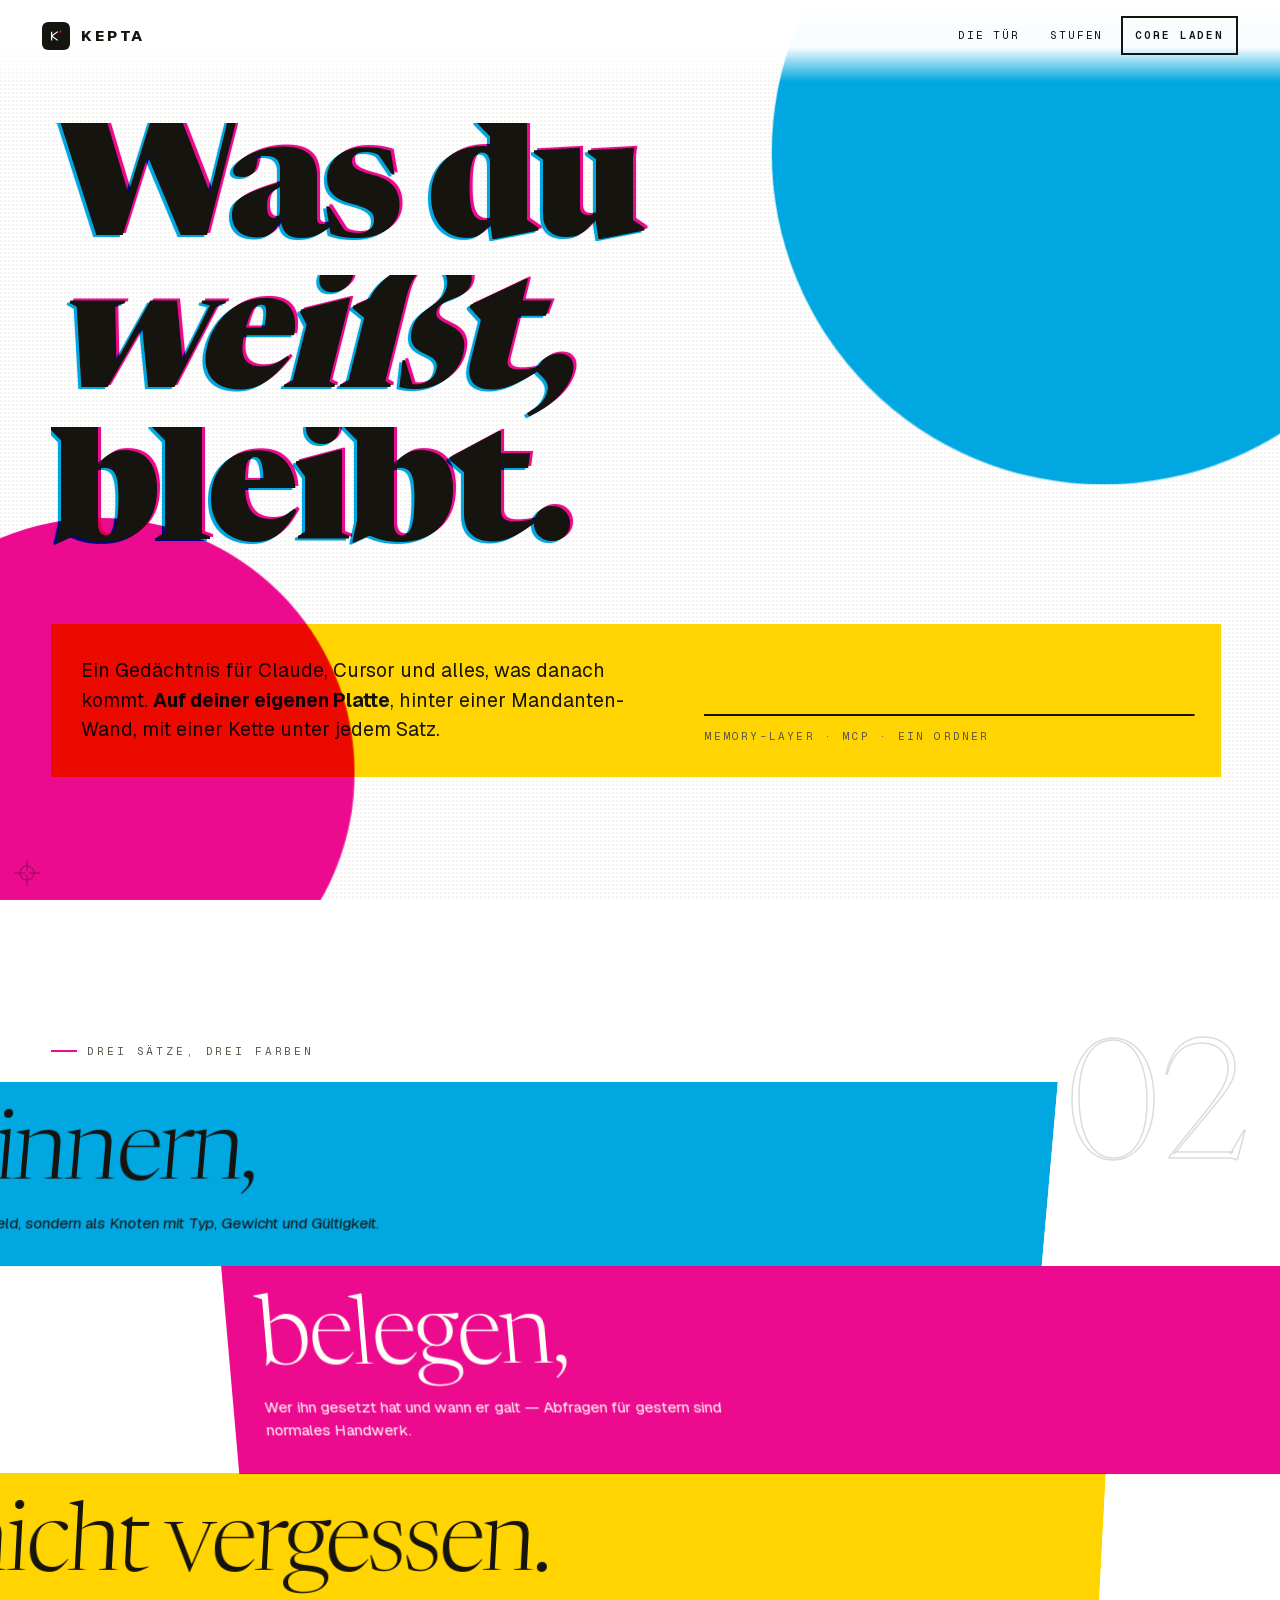
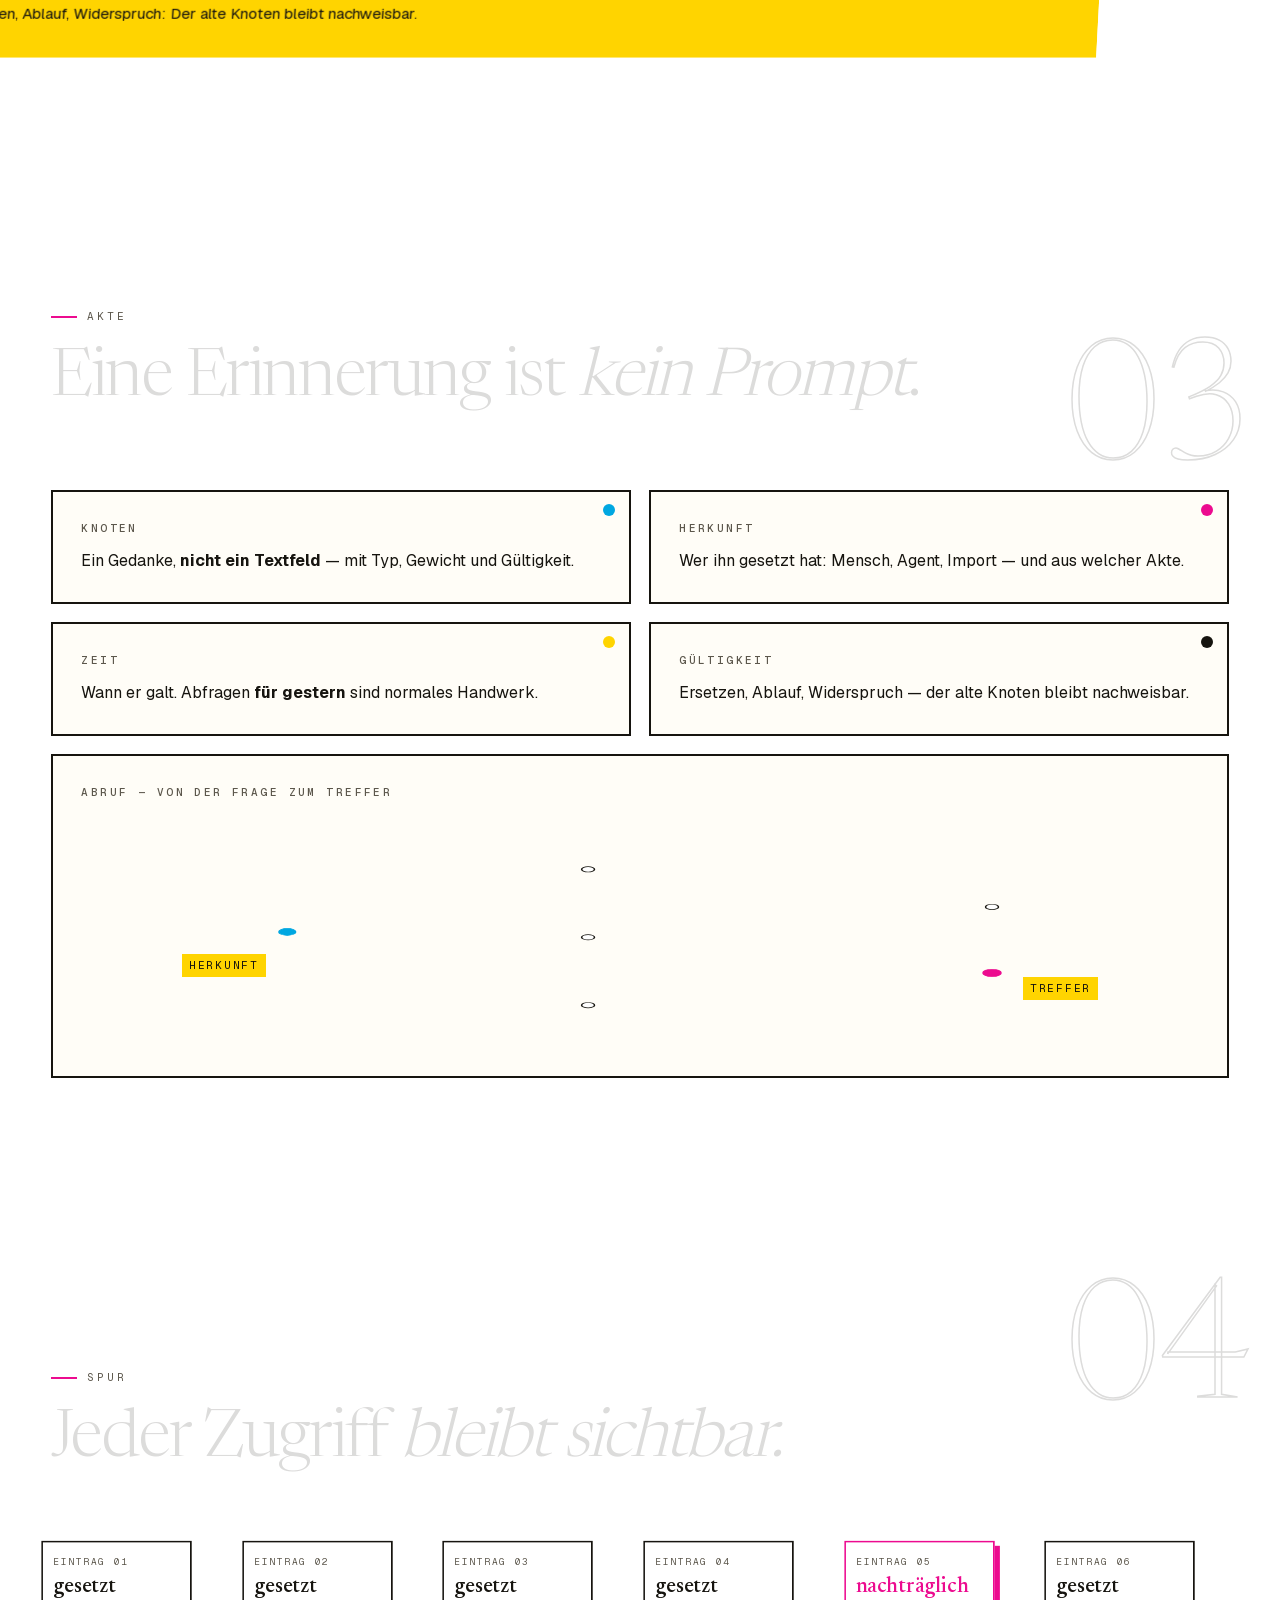
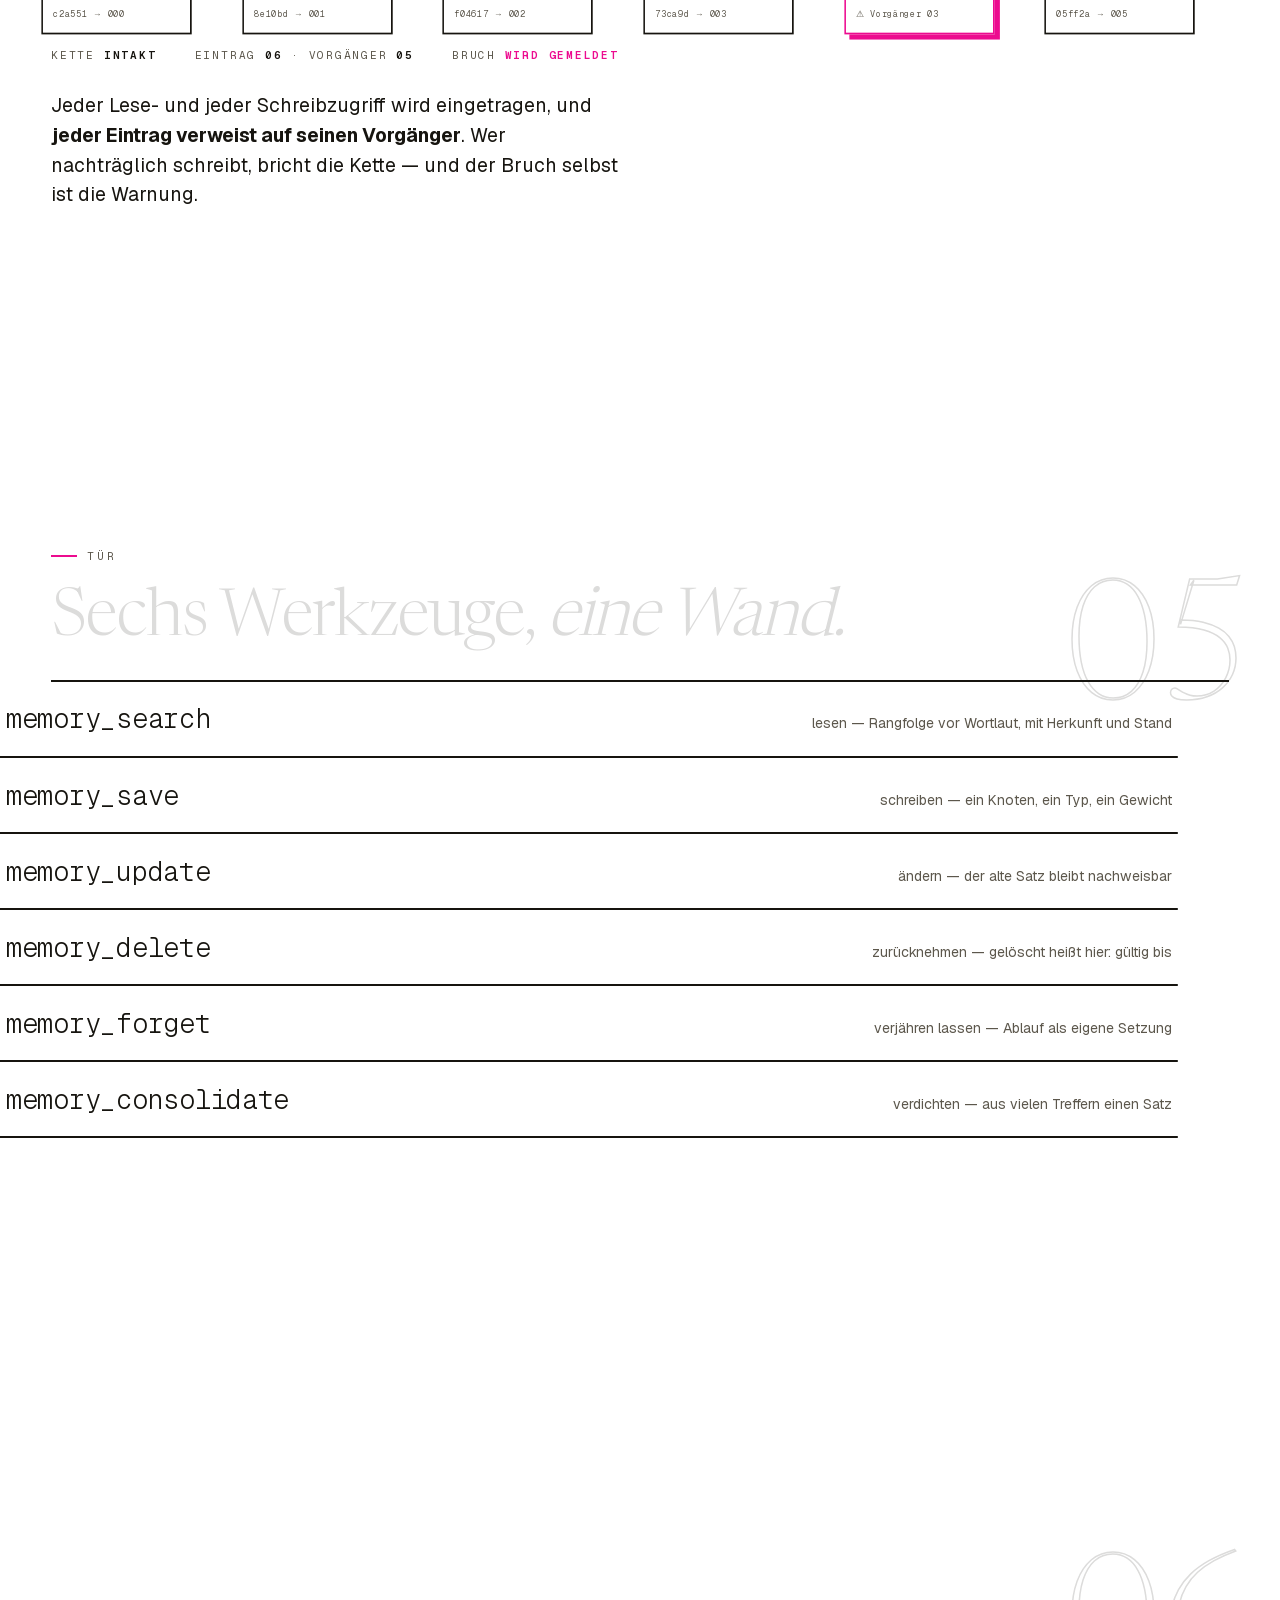
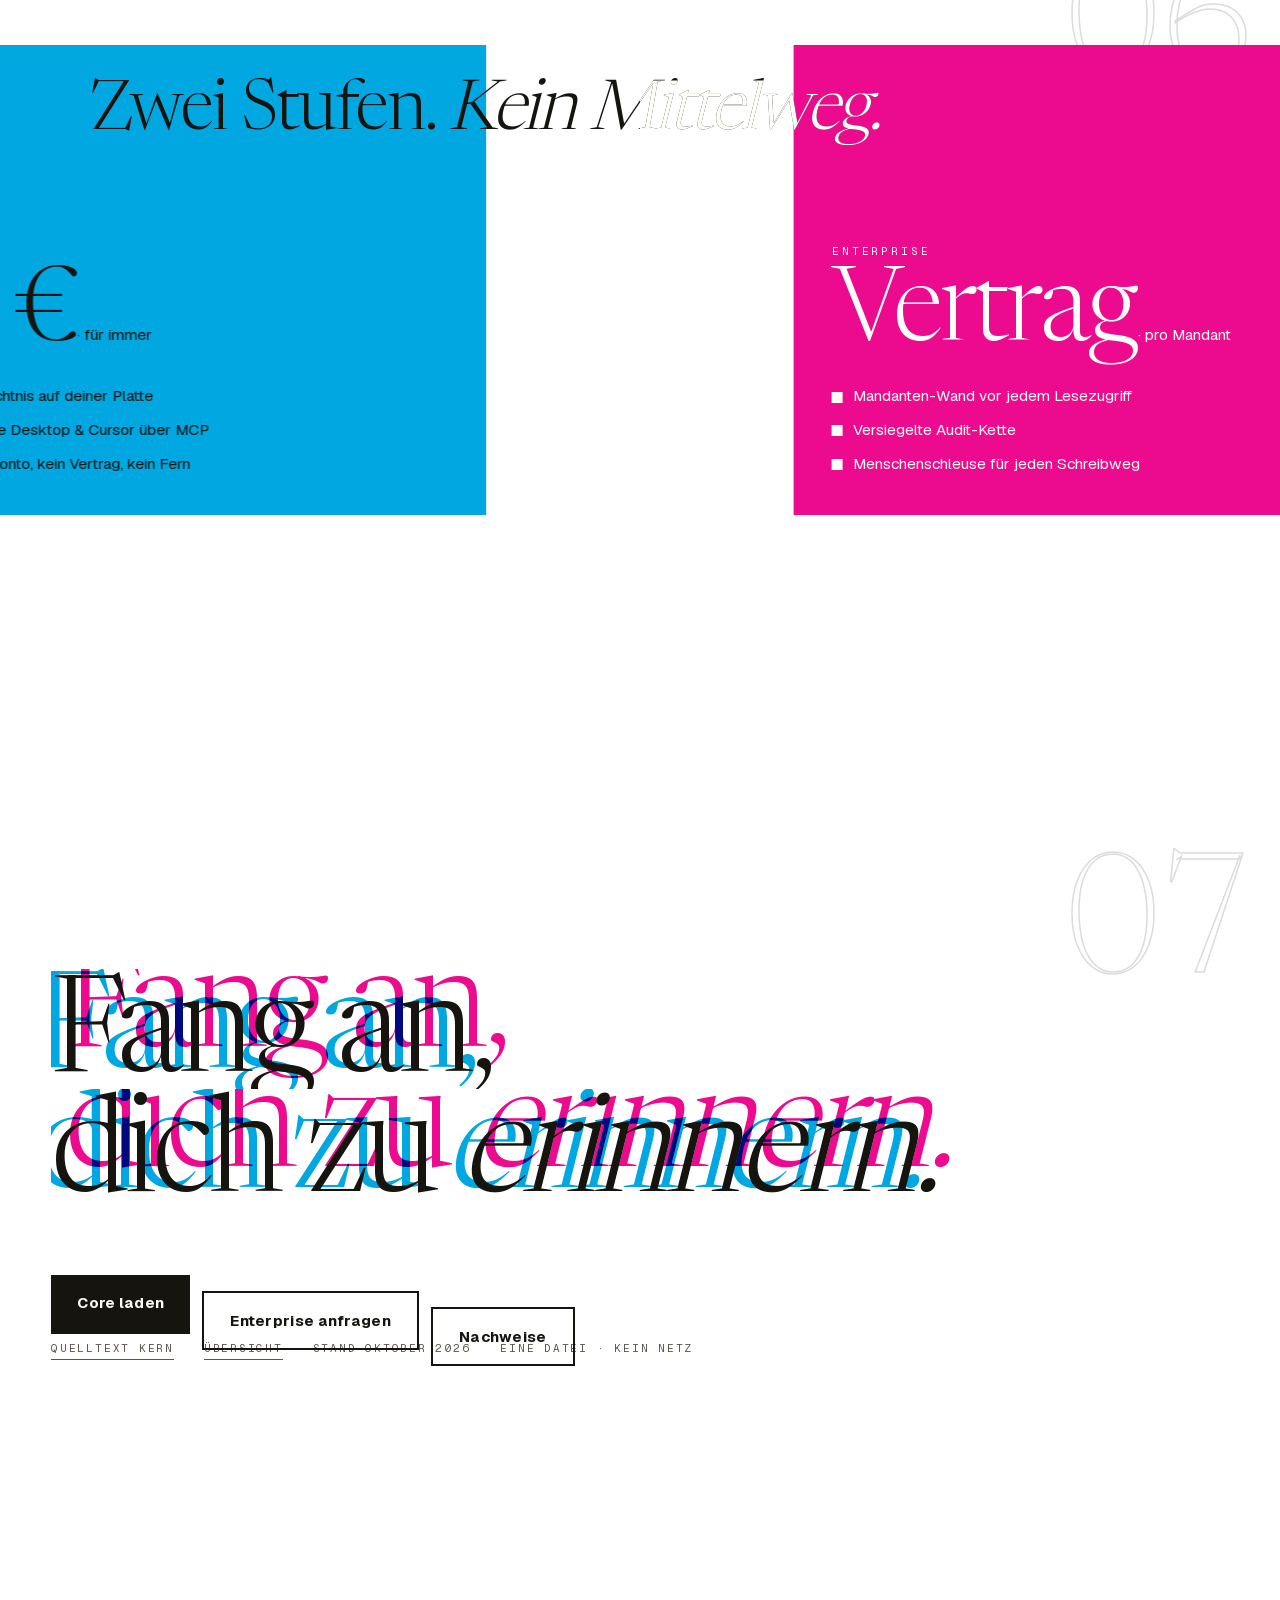
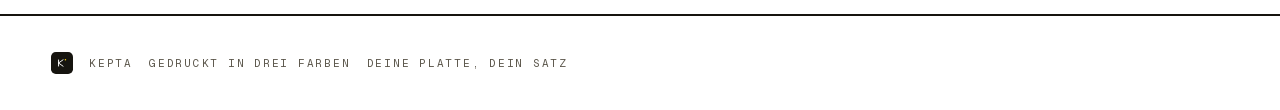
<file: uberdruck.html>
<!DOCTYPE html>
<html lang="de">
<head>
<meta charset="utf-8">
<meta name="viewport" content="width=device-width, initial-scale=1">
<title>KEPTA — Was du weißt, bleibt</title>
<meta name="description" content="KEPTA ist der Memory-Layer für Claude, Cursor und alles, was danach kommt. Gedruckt in drei Farben: Akte, Spur, Tür, Stufen.">
<meta name="theme-color" content="#ffffff">
<link rel="icon" href="favicon.svg">
<link rel="apple-touch-icon" href="apple-touch-icon.png">
<style>
/* ============================================================
   KEPTA — ÜBERDRUCK
   Farbe als Material: Cyan, Magenta, Gelb werden übereinander
   gedruckt, und wo sie sich decken, entsteht der Satz. Eine
   Erinnerung für sich ist blass; erst der Überdruck bleibt.
   Motion: eine Schleife, die den Weg liest — keine Sektion,
   die einzeln animiert wird.
   ============================================================ */
@font-face{font-family:'Geist';font-style:normal;font-weight:100 900;font-display:swap;src:url('assets/fonts/geist-latin-wght-normal.woff2') format('woff2')}
@font-face{font-family:'Geist Mono';font-style:normal;font-weight:100 900;font-display:swap;src:url('assets/fonts/geist-mono-latin-wght-normal.woff2') format('woff2')}
@font-face{font-family:'Newsreader';font-style:normal;font-weight:100 900;font-display:swap;src:url('assets/fonts/newsreader-latin-wght-normal.woff2') format('woff2')}

@property --p   {syntax:'<number>';initial-value:0;inherits:true}
@property --ein {syntax:'<number>';initial-value:0;inherits:true}
@property --aus {syntax:'<number>';initial-value:0;inherits:true}
@property --w   {syntax:'<number>';initial-value:400;inherits:true}

:root{
  --papier:#ffffff;
  --c:#00a7e1;   /* Cyan   */
  --m:#ec0b8f;   /* Magenta */
  --y:#ffd400;   /* Gelb   */
  --t:#16140f;   /* Key / Tonerschwarz */
  --licht:#fffdf7;
  --ton:#5c574c;
  --raster:rgba(22,20,15,.055);
  --ease:cubic-bezier(.4,0,.2,1);
  --ein-ease:cubic-bezier(.05,.7,.1,1);
  --aus-ease:cubic-bezier(.3,0,.8,.15);
  --s:220ms; --m1:420ms; --l:680ms;
  --spalte:min(1280px,92vw);
}

*{box-sizing:border-box}
html{background:var(--papier);-webkit-text-size-adjust:100%}
body{
  margin:0;background:transparent;color:var(--t);
  font-family:var(--brotd,'Geist'),system-ui,sans-serif;
  font-size:clamp(16px,1.05vw + 13px,19px);line-height:1.55;
  font-variant-numeric:tabular-nums;
  overflow-x:hidden;
}
a{color:inherit}
::selection{background:var(--y);color:var(--t)}
:focus-visible{outline:3px solid var(--m);outline-offset:3px}
img,svg{display:block}

/* ---------- das Papier: Halbraster + Passerzeichen ---------- */
#grund{position:fixed;inset:0;z-index:0;pointer-events:none;background:var(--papier)}
#raster{
  position:fixed;inset:0;z-index:1;pointer-events:none;opacity:.9;
  background-image:radial-gradient(circle at 1px 1px,var(--raster) 1px,transparent 1.6px);
  background-size:4px 4px;
}
#passer{position:fixed;z-index:9;pointer-events:none;left:14px;bottom:14px;width:26px;height:26px;opacity:.5}
@media (max-width:900px){#passer{display:none}}

/* ---------- Farbwaage oben ---------- */
#waage{position:fixed;left:0;top:0;right:0;height:6px;z-index:40;display:flex;pointer-events:none}
#waage i{height:2px;transform-origin:left;transform:scaleX(var(--f,0));transition:transform 90ms linear;mix-blend-mode:multiply}
#waage i:nth-child(1){background:var(--c);width:100%}
#waage i:nth-child(2){background:var(--m);width:100%;margin-top:2px}
#waage i:nth-child(3){background:var(--y);width:100%;margin-top:2px}

/* ---------- Kopf ---------- */
#mast{
  position:fixed;left:0;top:0;right:0;z-index:30;
  display:flex;align-items:center;gap:14px;
  padding:16px clamp(16px,4vw,42px) clamp(22px,3vh,34px);
  /* Der Grund sitzt auf dem Element selbst, nicht auf einem Pseudo mit
     negativem Index: ein Hintergrund im eigenen Stapelkontext deckt immer,
     ein vorgeschobener Schleier blieb stellenweise durchsichtig. */
  background:linear-gradient(180deg,#fff 0%,rgba(255,255,255,.97) 58%,rgba(255,255,255,0) 100%);
}
.marke{display:flex;align-items:center;gap:11px;text-decoration:none;position:relative}
.marke svg{width:28px;height:28px}
.marke span{font-family:'Geist';font-weight:800;font-size:15px;letter-spacing:.19em}
#mast .rechts{margin-left:auto;display:flex;align-items:center;gap:6px}
.mlink{
  font-family:'Geist Mono';font-size:11px;letter-spacing:.17em;text-transform:uppercase;
  color:var(--t);text-decoration:none;padding:9px 12px;position:relative;overflow:hidden;
  isolation:isolate;
}
.mlink i{position:absolute;inset:0;background:var(--t);transform:scaleY(0);transform-origin:bottom;
  transition:transform var(--s) var(--ein-ease);z-index:-1}
.mlink span{position:relative;z-index:0}
.mlink:hover{color:var(--licht)}
.mlink:hover i{transform:scaleY(1)}
.mlink.kern{border:2px solid var(--t);font-weight:600}
.mlink.kern:hover{color:var(--y)}
@media (max-width:700px){#mast .rechts .nicht-kern{display:none}}

/* ---------- Kapitel-Grundraster ---------- */
main{position:relative;z-index:5}
.kap{
  position:relative;min-height:100svh;display:flex;flex-direction:column;justify-content:center;
  padding:clamp(84px,12vh,140px) clamp(16px,4vw,42px);
  --p:0;--ein:0;--aus:0;
}
.kap > .rahmen{width:var(--spalte);margin:0 auto;position:relative;width:100%;max-width:var(--spalte)}
.nr{
  font-family:'Newsreader';font-weight:200;font-size:clamp(64px,13vw,190px);line-height:.8;
  letter-spacing:-.04em;color:transparent;-webkit-text-stroke:1.5px var(--t);
  position:absolute;top:clamp(140px,17vh,190px);right:clamp(10px,2.4vw,34px);opacity:.15;pointer-events:none;
}
@media (max-width:900px){.nr{font-size:clamp(54px,17vw,120px);opacity:.16}}

.satzmarke{
  font-family:'Geist Mono';font-size:11px;letter-spacing:.26em;text-transform:uppercase;
  color:var(--ton);display:flex;align-items:center;gap:10px;margin:0 0 22px;
}
.satzmarke b{width:26px;height:2px;background:var(--m);display:block}

/* ---------- K1 · TITEL: der Überdruck ---------- */
#k1{overflow:clip}
.felder{position:absolute;inset:0;z-index:-1;pointer-events:none;overflow:clip}
.feld{position:absolute;mix-blend-mode:multiply;will-change:transform}
/* Die Felder stehen absichtlich NICHT unter dem Satz: zwei Letterbilder
   übereinander sind kein Überdruck, sondern ein Fehler. Der Satz liegt auf
   weißem Bogen, die Farbe steht daneben. */
.f1{width:52vw;height:52vw;right:-12vw;top:-14vw;background:var(--c);border-radius:50%}
.f2{width:40vw;height:40vw;left:-12vw;bottom:-10vw;background:var(--m);border-radius:50%}
html.js .f1{transform:translate3d(calc((1 - var(--ein)) * 26vw),calc((1 - var(--ein)) * -18vh),0) scale(calc(.4 + .6 * var(--ein)))}
html.js .f2{transform:translate3d(calc((1 - var(--ein)) * -26vw),calc((1 - var(--ein)) * 14vh),0) scale(calc(.4 + .6 * var(--ein)))}

/* Die drei Schichten desselben Satzes. */
.ueber{position:relative;display:block}
.ueber .schicht{display:block}
.ueber .schicht:not(.anker){position:absolute;inset:0;mix-blend-mode:multiply}
.ueber .anker{position:relative;color:var(--t)}
.ueber .k{color:var(--c)}
.ueber .l{color:var(--m)}
/* Der Ruhezustand ist nicht deckungsgleich: eine echte Druckmaschine bringt
   nie perfekten Passer, und genau dieser drei-Pixel-Fehler ist die Handschrift
   des Blatts. In Bewegung kommt der Zeiger dazu. */
html.js .ueber .k{transform:translate3d(calc(var(--rx) * -1px - 3px + (1 - var(--ein)) * -13px),calc(var(--ry) * -1px + 2px + (1 - var(--ein)) * 8px),0)}
html.js .ueber .l{transform:translate3d(calc(var(--rx) * 1px + 3px + (1 - var(--ein)) * 11px),calc(var(--ry) * 1px - 2px + (1 - var(--ein)) * -9px),0)}
html.js .ueber .anker{transform:translate3d(0,calc((1 - var(--ein)) * 14px),0)}
html:not(.js) .ueber .k{transform:translate3d(-3px,2px,0)}
html:not(.js) .ueber .l{transform:translate3d(3px,-2px,0)}

.titel{
  font-family:'Newsreader';line-height:.86;letter-spacing:-.035em;margin:0;
  font-size:clamp(58px,13.2vw,206px);
  font-variation-settings:'wght' var(--w);
}
.titel em{font-style:italic}
.titel .hart{font-style:normal}
.zeile{display:block;overflow:hidden;padding-bottom:.04em;position:relative}
/* position:relative ist hier nicht Deko: ohne eigenen enthaltenen Block
   hängen die absolut gesetzten Farbschichten an der ganzen Überschrift und
   alle drei Zeilen stapeln ihre Kopien obendrauf — ein Blauklumpen statt
   dreier Zeilen im Passer. */
.zeile > span{display:block}
html.js .zeile > span{transform:translate3d(0,calc((1 - var(--ein)) * 108%),0)}

.k1unten{
  display:flex;flex-wrap:wrap;gap:clamp(18px,4vw,56px);align-items:flex-end;
  margin-top:clamp(26px,5vh,54px);
  background:var(--y);mix-blend-mode:multiply;
  padding:clamp(18px,2.6vw,32px) clamp(16px,2.4vw,30px);
  clip-path:inset(0 0 0 0);
}
html.js .k1unten{clip-path:inset(0 calc((1 - var(--ein)) * 100%) 0 0)}
.ust{margin:0;max-width:44ch;font-size:clamp(16px,1.5vw,21px);color:var(--t)}
.ust strong{font-weight:700}
.k1riss{flex:1 1 200px;min-width:180px}
.k1riss .strich{height:2px;background:var(--t);transform-origin:left;transform:scaleX(var(--ein))}
.k1riss p{font-family:'Geist Mono';font-size:11px;letter-spacing:.2em;text-transform:uppercase;color:var(--ton);margin:12px 0 0}

/* ---------- K2 · DREI SÄTZE ---------- */
#k2{justify-content:center}
.streifen{display:grid;gap:0;margin:0;padding:0;list-style:none}
.streifen li{
  position:relative;padding:clamp(22px,3.4vh,40px) clamp(14px,2.4vw,34px);
  mix-blend-mode:multiply;overflow:clip;
}
.streifen li:nth-child(1){background:var(--c)}
.streifen li:nth-child(2){background:var(--m)}
.streifen li:nth-child(3){background:var(--y)}
.streifen .wort{
  font-family:'Newsreader';font-weight:300;font-size:clamp(38px,7.4vw,104px);line-height:.94;
  letter-spacing:-.03em;margin:0;color:var(--t);
}
.streifen .beim{
  font-family:'Geist';font-size:clamp(14px,1.2vw,17px);margin:10px 0 0;max-width:52ch;color:var(--t);
}
.streifen li:nth-child(2) .wort,.streifen li:nth-child(2) .beim{color:#fffdf7}
html.js .streifen li{transform:translate3d(calc((1 - var(--ein)) * -14vw),0,0) skewX(calc((1 - var(--ein)) * -5deg))}
html.js .streifen li:nth-child(2){transform:translate3d(calc((1 - var(--ein)) * 14vw),0,0) skewX(calc((1 - var(--ein)) * 5deg))}
html.js .streifen li:nth-child(3){transform:translate3d(calc((1 - var(--ein)) * -10vw),0,0) skewX(calc((1 - var(--ein)) * -3deg))}

/* ---------- K3 · AKTE: Bento ---------- */
.brett{display:grid;grid-template-columns:repeat(6,1fr);gap:clamp(10px,1.4vw,18px)}
.feldkarte{
  position:relative;padding:clamp(18px,2.2vw,30px);background:var(--licht);
  border:2px solid var(--t);
  box-shadow:0 0 0 rgba(0,0,0,0);
  transition:transform var(--s) var(--ease),box-shadow var(--s) var(--ease);
}
.feldkarte:hover{transform:translate3d(-5px,-5px,0)}
.feldkarte:nth-child(1):hover{box-shadow:8px 8px 0 var(--c)}
.feldkarte:nth-child(2):hover{box-shadow:8px 8px 0 var(--m)}
.feldkarte:nth-child(3):hover{box-shadow:8px 8px 0 var(--y)}
.feldkarte:nth-child(4):hover{box-shadow:8px 8px 0 var(--t)}
.feldkarte:nth-child(5){grid-column:span 6}
.feldkarte:nth-child(1),.feldkarte:nth-child(2){grid-column:span 3}
.feldkarte:nth-child(3),.feldkarte:nth-child(4){grid-column:span 3}
@media (max-width:820px){.brett{grid-template-columns:1fr}
  .feldkarte,.feldkarte:nth-child(n){grid-column:auto}}
.feldkarte h3{
  font-family:'Geist Mono';font-size:11px;letter-spacing:.22em;text-transform:uppercase;
  margin:0 0 12px;color:var(--ton);font-weight:500;
}
.feldkarte p{margin:0;font-size:clamp(15px,1.25vw,18px)}
.feldkarte b{font-weight:700}
.feldkarte .marke2{position:absolute;right:14px;top:12px;width:12px;height:12px;border-radius:50%}
.feldkarte:nth-child(1) .marke2{background:var(--c)}
.feldkarte:nth-child(2) .marke2{background:var(--m)}
.feldkarte:nth-child(3) .marke2{background:var(--y)}
.feldkarte:nth-child(4) .marke2{background:var(--t)}
/* der Graph */
.netz{position:relative;height:clamp(190px,26vh,280px);margin-top:6px}
.netz svg{position:absolute;inset:0;width:100%;height:100%}
.netz .faden{fill:none;stroke:var(--t);stroke-width:1.6;opacity:.5}
.netz .ast{fill:var(--papier);stroke:var(--t);stroke-width:2.4}
.netz .ast.treffer{fill:var(--m);stroke:var(--m)}
.netz .ast.hub{fill:var(--c);stroke:var(--c)}
.netz .kante{
  position:absolute;font-family:'Geist Mono';font-size:11px;letter-spacing:.16em;
  text-transform:uppercase;color:var(--t);background:var(--y);padding:3px 7px;
}
html.js .netz .faden{stroke-dasharray:var(--len,300);stroke-dashoffset:calc(var(--len,300) * (1 - var(--ein)))}
html.js .netz .ast{transform:scale(calc(.3 + .7 * var(--ein)))}
html.js .feldkarte{transform:translate3d(0,calc((1 - var(--ein)) * 46px),0)}
html.js .atz{opacity:calc(.15 + .85 * var(--ein))}

/* ---------- K4 · SPUR: die Kette ---------- */
.kette{display:flex;align-items:stretch;gap:0;margin:clamp(20px,4vh,40px) 0 0;flex-wrap:wrap}
.block{
  flex:1 1 130px;min-width:118px;border:2px solid var(--t);background:var(--papier);
  padding:14px 12px;position:relative;
}
.block .kopf{font-family:'Geist Mono';font-size:11px;letter-spacing:.16em;text-transform:uppercase;color:var(--ton);margin:0 0 8px}
.block .wert{font-family:'Newsreader';font-weight:500;font-size:clamp(17px,1.9vw,25px);margin:0;line-height:1.1}
.block .hash{font-family:'Geist Mono';font-size:10px;letter-spacing:.06em;color:var(--ton);margin:10px 0 0;word-break:break-all}
.fuge{flex:0 0 26px;align-self:center;height:2px;background:var(--t);position:relative}
.fuge::after{content:"";position:absolute;right:-1px;top:-4px;border:5px solid transparent;border-left-color:var(--t)}
.block.bruch{border-color:var(--m);box-shadow:6px 6px 0 var(--m)}
.block.bruch .wert{color:var(--m)}
html.js .block{transform:translate3d(calc((1 - var(--ein)) * -22px),calc((1 - var(--ein)) * 22px),0) scale(calc(.86 + .14 * var(--ein)))}
html.js .fuge{transform:scaleX(var(--ein))}
.kettenstand{
  display:flex;flex-wrap:wrap;gap:clamp(14px,3vw,40px);margin:clamp(20px,3vh,34px) 0 0;
  font-family:'Geist Mono';font-size:11px;letter-spacing:.16em;text-transform:uppercase;color:var(--ton);
}
.kettenstand b{color:var(--t);font-weight:600}
.kettenstand .bruch b{color:var(--m)}
@keyframes zund{0%,100%{box-shadow:6px 6px 0 var(--m)}45%{box-shadow:6px 6px 0 var(--m),0 0 0 6px rgba(236,11,143,.22)}}
.block.bruch.gezundet{animation:zund 1.1s var(--ease) 2}

/* ---------- K5 · TÜR: sechs Werkzeuge ---------- */
.tuer{list-style:none;margin:clamp(18px,3vh,34px) 0 0;padding:0;border-top:2px solid var(--t)}
.tuer li{
  display:grid;grid-template-columns:minmax(0,1fr) auto;gap:clamp(10px,2vw,28px);align-items:baseline;
  padding:clamp(12px,1.8vh,20px) 6px;border-bottom:2px solid var(--t);position:relative;overflow:clip;
  isolation:isolate;
}
.tuer li::before{
  content:"";position:absolute;inset:0;background:var(--c);transform:scaleX(0);transform-origin:left;
  transition:transform var(--m1) var(--ein-ease);z-index:-1;mix-blend-mode:multiply;
}
.tuer li:hover::before{transform:scaleX(1)}
.tuer .name{
  font-family:'Geist Mono';font-size:clamp(15px,2.1vw,28px);letter-spacing:-.01em;font-weight:600;
  margin:0;color:var(--t);
}
.tuer .art{
  font-family:'Geist';font-size:clamp(13px,1.1vw,16px);color:var(--ton);margin:0;max-width:46ch;text-align:right;
}
html.js .tuer .name{font-variation-settings:'wght' calc(300 + var(--ein) * 500)}
html.js .tuer li{transform:translate3d(calc((1 - var(--ein)) * -4vw),0,0)}
.schleuse{
  margin-top:clamp(20px,3.4vh,40px);padding:clamp(18px,2.4vw,30px);background:var(--t);color:var(--licht);
  position:relative;
}
.schleuse p{margin:0;max-width:70ch;font-size:clamp(15px,1.3vw,18px)}
.schleuse b{color:var(--y);font-weight:700}
html.js .schleuse{clip-path:inset(0 calc((1 - var(--ein)) * 100%) 0 0)}

/* ---------- K6 · STUFEN: die Naht ---------- */
.naht{display:grid;grid-template-columns:1fr 1fr;margin:clamp(20px,3.4vh,40px) 0 0;position:relative}
.stufe{
  padding:clamp(150px,22vh,230px) clamp(20px,3vw,42px) clamp(20px,3vw,42px);
  min-height:clamp(340px,50vh,520px);display:flex;flex-direction:column;
}
.stufe.core{background:var(--c);mix-blend-mode:multiply}
.stufe.ent{background:var(--m)}
.stufe .name{font-family:'Geist Mono';font-size:11px;letter-spacing:.26em;text-transform:uppercase;margin:0;color:var(--t)}
.stufe.ent .name{color:#fffdf7}
.stufe .preis{
  font-family:'Newsreader';font-weight:300;font-size:clamp(46px,8vw,104px);line-height:.9;margin:10px 0 0;
  letter-spacing:-.03em;color:var(--t);
}
.stufe.ent .preis{color:#fffdf7}
.stufe .preis small{font-family:'Geist';font-size:clamp(13px,1.2vw,17px);letter-spacing:0;font-weight:400}
.stufe ul{list-style:none;margin:clamp(16px,2.6vh,28px) 0 0;padding:0;display:grid;gap:10px}
.stufe li{display:flex;gap:10px;font-size:clamp(14px,1.2vw,17px);color:var(--t);align-items:flex-start}
.stufe.ent li{color:#fffdf7}
.stufe li::before{content:"";flex:0 0 auto;width:11px;height:11px;margin-top:.42em;background:var(--t)}
.stufe.ent li::before{background:#fffdf7}
html.js .stufe.core{transform:translate3d(calc((1 - var(--ein)) * -12vw),0,0)}
html.js .stufe.ent{transform:translate3d(calc((1 - var(--ein)) * 12vw),0,0)}
/* Der Satz liegt über der Naht, nicht darüber: dieselben Wörter, zwei Mal
   gesetzt, eine Hälfte Tonerschwarz auf Cyan, die andere Weiß auf Magenta.
   Die Naht der beiden Flächen ist der Satz — „kein Mittelweg" als Linotype. */
.nahtzeile{
  position:absolute;left:clamp(20px,3vw,42px);right:clamp(20px,3vw,42px);
  top:clamp(22px,4vh,44px);z-index:3;margin:0;line-height:.94;pointer-events:none;
}
.nahtzeile h2{
  font-family:'Newsreader';font-weight:300;font-size:clamp(30px,5.4vw,76px);letter-spacing:-.03em;margin:0;
}
.nahtzeile .obere{position:relative;display:block;color:var(--t)}
.nahtzeile .untere{
  position:absolute;inset:0;color:#fffdf7;clip-path:inset(0 0 0 50%);
}
@media (max-width:820px){
  .naht{grid-template-columns:1fr}
  /* Unter der Naht stapeln: die Hälfte-Technik braucht zwei nebeneinander
     liegende Flächen. Hier fällt sie auf einen Satz in Tinte zurück. */
  .nahtzeile{position:static;margin:0 0 clamp(14px,2vh,22px)}
  .nahtzeile .untere{display:none}
  .stufe{padding-top:clamp(22px,3.4vw,34px)}
  .tuer li{grid-template-columns:1fr}
  .tuer .art{text-align:left}
}

/* ---------- K7 · ENDE ---------- */
#k7 .titel{font-size:clamp(48px,10.4vw,164px)}
.werbung{display:flex;flex-wrap:wrap;gap:12px;margin-top:clamp(24px,4vh,44px)}
.knopf{
  --bg:var(--t);--fg:var(--licht);
  position:relative;display:inline-block;padding:16px 26px;text-decoration:none;
  font-family:'Geist';font-weight:700;font-size:15px;letter-spacing:.02em;
  background:var(--bg);color:var(--fg);overflow:hidden;
  transition:transform var(--s) var(--ease);
}
.knopf i{position:absolute;inset:0;background:var(--y);transform:translate3d(0,101%,0);
  transition:transform var(--m1) var(--ein-ease);z-index:0}
.knopf span{position:relative;z-index:1}
.knopf:hover{transform:translate3d(-4px,-4px,0)}
.knopf:hover i{transform:translate3d(0,0,0)}
.knopf:hover span{color:var(--t)}
.knopf.rand{background:transparent;color:var(--t);border:2px solid var(--t)}
.knopf.rand i{background:var(--c)}
.knopf.zwei i{background:var(--m)}
.knopf::after{content:"";position:absolute;right:-2px;bottom:-2px;width:0;height:0;
  border:0 solid transparent;transition:all var(--s) var(--ease)}
.knopf:hover::after{border-width:0 0 12px 12px;border-left-color:var(--t)}
html.js .werbung .knopf{transform:translate3d(0,calc((1 - var(--ein)) * 30px),0)}
html.js .werbung .knopf:nth-child(2){transform:translate3d(0,calc((1 - var(--ein)) * 46px),0)}
html.js .werbung .knopf:nth-child(3){transform:translate3d(0,calc((1 - var(--ein)) * 62px),0)}
.klein{
  display:flex;flex-wrap:wrap;gap:clamp(12px,2.4vw,30px);margin:clamp(26px,4vh,46px) 0 0;
  font-family:'Geist Mono';font-size:11px;letter-spacing:.16em;text-transform:uppercase;color:var(--ton);
}
.klein a{text-decoration:none;border-bottom:1px solid var(--ton);padding-bottom:2px;transition:color var(--s) var(--ease),border-color var(--s) var(--ease)}
.klein a:hover{color:var(--m);border-color:var(--m)}

/* ---------- Fuß ---------- */
#fuss{
  position:relative;z-index:5;border-top:2px solid var(--t);background:var(--papier);
  padding:clamp(26px,4vh,46px) clamp(16px,4vw,42px);
  display:flex;flex-wrap:wrap;gap:16px;align-items:center;
  font-family:'Geist Mono';font-size:11px;letter-spacing:.16em;text-transform:uppercase;color:var(--ton);
}
#fuss .drein{width:100%;max-width:var(--spalte);margin:0 auto;display:flex;flex-wrap:wrap;gap:16px;align-items:center}
#fuss svg{width:22px;height:22px}

/* ---------- Motion-Grundzustand ohne JS und ohne Bewegung ---------- */
@media (prefers-reduced-motion:reduce){
  *,*::before,*::after{animation-duration:.01ms !important;animation-iteration-count:1 !important;
    transition-duration:.01ms !important}
  html.js .f1,html.js .f2,html.js .f3,html.js .zeile > span,html.js .streifen li,
  html.js .feldkarte,html.js .block,html.js .tuer li,html.js .stufe,html.js .werbung .knopf,
  html.js .ueber .k,html.js .ueber .l,html.js .ueber .anker{transform:none !important}
  html.js .schleuse{clip-path:none !important}
  html.js .netz .faden{stroke-dashoffset:0 !important}
  html.js .netz .ast{transform:none !important}
  html.js .tuer .name{font-variation-settings:'wght' 600 !important}
  html.js .atz{opacity:1 !important}
}
</style>
</head>
<body>

<div id="grund"></div>
<div id="raster"></div>

<svg id="passer" viewBox="0 0 40 40" aria-hidden="true">
  <circle cx="20" cy="20" r="11" fill="none" stroke="#16140f" stroke-width="1.4"/>
  <path d="M20 0v40M0 20h40" stroke="#16140f" stroke-width="1.4"/>
  <circle cx="20" cy="20" r="3" fill="#ec0b8f"/>
</svg>

<div id="waage" aria-hidden="true"><i></i><i></i><i></i></div>

<header id="mast">
  <a class="marke" href="#k1" aria-label="KEPTA, zum Anfang">
    <svg viewBox="0 0 512 512" aria-hidden="true"><rect width="512" height="512" rx="112" fill="#16140f"/><circle cx="176" cy="256" r="11" fill="#fff"/><path d="M176 256V176" stroke="#fff" stroke-width="22"/><path d="M176 256V336" stroke="#fff" stroke-width="22"/><path d="M176 256L288 176" stroke="#fff" stroke-width="22"/><path d="M176 256L288 336" stroke="#fff" stroke-width="22"/><circle cx="336" cy="178" r="17" fill="#ec0b8f"/></svg>
    <span>KEPTA</span>
  </a>
  <div class="rechts">
    <a class="mlink nicht-kern" href="#k5"><i></i><span>Die Tür</span></a>
    <a class="mlink nicht-kern" href="#k6"><i></i><span>Stufen</span></a>
    <a class="mlink kern" href="https://github.com/DamianTodorovic/kepta/releases/latest"><i></i><span>Core laden</span></a>
  </div>
</header>

<main>

<!-- 01 · TITEL ------------------------------------------------------- -->
<section class="kap" id="k1" aria-label="KEPTA — Erinnerung, die bleibt">
  <div class="felder" aria-hidden="true">
    <div class="feld f1"></div><div class="feld f2"></div>
  </div>
  <div class="rahmen">
    <h1 class="titel ueber">
      <span class="zeile"><span class="schicht k">Was du</span><span class="schicht l">Was du</span><span class="schicht anker">Was du</span></span>
      <span class="zeile"><span class="schicht k"><em>weißt,</em></span><span class="schicht l"><em>weißt,</em></span><span class="schicht anker"><em>weißt,</em></span></span>
      <span class="zeile"><span class="schicht k">bleibt.</span><span class="schicht l">bleibt.</span><span class="schicht anker hart">bleibt.</span></span>
    </h1>
    <div class="k1unten">
      <p class="ust">Ein Gedächtnis für Claude, Cursor und alles, was danach kommt. <strong>Auf deiner eigenen Platte</strong>, hinter einer Mandanten-Wand, mit einer Kette unter jedem Satz.</p>
      <div class="k1riss">
        <div class="strich"></div>
        <p>Memory-Layer · MCP · ein Ordner</p>
      </div>
    </div>
  </div>
</section>

<!-- 02 · DREI SÄTZE -------------------------------------------------- -->
<section class="kap" id="k2" aria-label="Was KEPTA tut">
  <span class="nr" aria-hidden="true">02</span>
  <div class="rahmen">
    <p class="satzmarke"><b></b>Drei Sätze, drei Farben</p>
    <ul class="streifen">
      <li><p class="wort">Erinnern,</p><p class="beim">Nicht als Textfeld, sondern als Knoten mit Typ, Gewicht und Gültigkeit.</p></li>
      <li><p class="wort">belegen,</p><p class="beim">Wer ihn gesetzt hat und wann er galt — Abfragen für gestern sind normales Handwerk.</p></li>
      <li><p class="wort">nicht vergessen.</p><p class="beim">Ersetzen, Ablauf, Widerspruch: Der alte Knoten bleibt nachweisbar.</p></li>
    </ul>
  </div>
</section>

<!-- 03 · AKTE -------------------------------------------------------- -->
<section class="kap" id="k3" aria-label="Was eine Erinnerung bei KEPTA ist">
  <span class="nr" aria-hidden="true">03</span>
  <div class="rahmen">
    <p class="satzmarke"><b></b>Akte</p>
    <p class="atz" style="font-family:Newsreader;font-weight:300;font-size:clamp(30px,5.2vw,68px);line-height:1;letter-spacing:-.03em;margin:0 0 clamp(20px,3.4vh,40px);max-width:24ch">Eine Erinnerung ist <em>kein Prompt</em>.</p>
    <div class="brett">
      <div class="feldkarte"><span class="marke2"></span><h3>Knoten</h3><p>Ein Gedanke, <b>nicht ein Textfeld</b> — mit Typ, Gewicht und Gültigkeit.</p></div>
      <div class="feldkarte"><span class="marke2"></span><h3>Herkunft</h3><p>Wer ihn gesetzt hat: Mensch, Agent, Import — und aus welcher Akte.</p></div>
      <div class="feldkarte"><span class="marke2"></span><h3>Zeit</h3><p>Wann er galt. Abfragen <b>für gestern</b> sind normales Handwerk.</p></div>
      <div class="feldkarte"><span class="marke2"></span><h3>Gültigkeit</h3><p>Ersetzen, Ablauf, Widerspruch — der alte Knoten bleibt nachweisbar.</p></div>
      <div class="feldkarte">
        <h3>Abruf — von der Frage zum Treffer</h3>
        <div class="netz" id="netz">
          <svg viewBox="0 0 520 262" preserveAspectRatio="none" aria-hidden="true">
            <path class="faden" d="M96 132 L236 62"/>
            <path class="faden" d="M96 132 L236 138"/>
            <path class="faden" d="M96 132 L236 214"/>
            <path class="faden" d="M236 62 L424 104"/>
            <path class="faden" d="M236 138 L424 104"/>
            <path class="faden" d="M236 214 L424 178"/>
            <path class="faden" d="M424 104 L424 178"/>
            <circle class="ast hub" cx="96" cy="132" r="13"/>
            <circle class="ast" cx="236" cy="62" r="10"/>
            <circle class="ast" cx="236" cy="138" r="10"/>
            <circle class="ast" cx="236" cy="214" r="10"/>
            <circle class="ast" cx="424" cy="104" r="10"/>
            <circle class="ast treffer" cx="424" cy="178" r="14"/>
          </svg>
          <p class="kante" style="left:9%;top:60%">Herkunft</p>
          <p class="kante" style="right:9%;top:70%">Treffer</p>
        </div>
      </div>
    </div>
  </div>
</section>

<!-- 04 · SPUR -------------------------------------------------------- -->
<section class="kap" id="k4" aria-label="Die versiegelte Audit-Kette">
  <span class="nr" aria-hidden="true">04</span>
  <div class="rahmen">
    <p class="satzmarke"><b></b>Spur</p>
    <p class="atz" style="font-family:Newsreader;font-weight:300;font-size:clamp(30px,5.2vw,68px);line-height:1;letter-spacing:-.03em;margin:0">Jeder Zugriff <em>bleibt sichtbar.</em></p>
    <div class="kette" id="kette"></div>
    <p class="kettenstand">
      <span>Kette <b>intakt</b></span>
      <span>Eintrag <b class="z">06</b> · Vorgänger <b class="z">05</b></span>
      <span class="bruch">Bruch <b>wird gemeldet</b></span>
    </p>
    <p class="ust" style="margin-top:clamp(18px,3vh,32px)">Jeder Lese- und jeder Schreibzugriff wird eingetragen, und <strong>jeder Eintrag verweist auf seinen Vorgänger</strong>. Wer nachträglich schreibt, bricht die Kette — und der Bruch selbst ist die Warnung.</p>
  </div>
</section>

<!-- 05 · TÜR --------------------------------------------------------- -->
<section class="kap" id="k5" aria-label="Die MCP-Tür und ihre sechs Werkzeuge">
  <span class="nr" aria-hidden="true">05</span>
  <div class="rahmen">
    <p class="satzmarke"><b></b>Tür</p>
    <p class="atz" style="font-family:Newsreader;font-weight:300;font-size:clamp(30px,5.2vw,68px);line-height:1;letter-spacing:-.03em;margin:0 0 clamp(14px,2.4vh,26px)">Sechs Werkzeuge, <em>eine Wand.</em></p>
    <ul class="tuer" id="tuer"></ul>
    <div class="schleuse">
      <p>Agenten schreiben durch <b>POST /api/mcp</b> — durch dieselbe Menschenschleuse wie der REST-Weg. Steht ein Mandant auf Review, antwortet die Tür mit einer Aktennummer <b>und ohne Wirkung</b>. Was der Katalog nicht wirbt, wird abgewiesen, nicht ignoriert.</p>
    </div>
  </div>
</section>

<!-- 06 · STUFEN ------------------------------------------------------ -->
<section class="kap" id="k6" aria-label="Die beiden Stufen: Core und Enterprise">
  <span class="nr" aria-hidden="true">06</span>
  <div class="rahmen">
    <div class="naht">
      <div class="nahtzeile">
        <h2 class="obere">Zwei Stufen. <em>Kein Mittelweg.</em></h2>
        <h2 class="obere untere" aria-hidden="true">Zwei Stufen. <em>Kein Mittelweg.</em></h2>
      </div>
      <div class="stufe core">
        <p class="name">Core</p>
        <p class="preis">0 €<small> · für immer</small></p>
        <ul>
          <li>Gedächtnis auf deiner Platte</li>
          <li>Claude Desktop &amp; Cursor über MCP</li>
          <li>Kein Konto, kein Vertrag, kein Fern</li>
        </ul>
      </div>
      <div class="stufe ent">
        <p class="name">Enterprise</p>
        <p class="preis">Vertrag<small> · pro Mandant</small></p>
        <ul>
          <li>Mandanten-Wand vor jedem Lesezugriff</li>
          <li>Versiegelte Audit-Kette</li>
          <li>Menschenschleuse für jeden Schreibweg</li>
        </ul>
      </div>
    </div>
  </div>
</section>

<!-- 07 · ENDE -------------------------------------------------------- -->
<section class="kap" id="k7" aria-label="Anfangen">
  <span class="nr" aria-hidden="true">07</span>
  <div class="rahmen">
    <h2 class="titel ueber">
      <span class="zeile"><span class="schicht k">Fang an,</span><span class="schicht l">Fang an,</span><span class="schicht anker">Fang an,</span></span>
      <span class="zeile"><span class="schicht k">dich zu <em>erinnern.</em></span><span class="schicht l">dich zu <em>erinnern.</em></span><span class="schicht anker">dich zu <em>erinnern.</em></span></span>
    </h2>
    <div class="werbung">
      <a class="knopf" href="https://github.com/DamianTodorovic/kepta/releases/latest"><i></i><span>Core laden</span></a>
      <a class="knopf rand zwei" href="mailto:damian2212todi@gmail.com?subject=KEPTA%20Enterprise"><i></i><span>Enterprise anfragen</span></a>
      <a class="knopf rand" href="trust.html"><i></i><span>Nachweise</span></a>
    </div>
    <p class="klein">
      <a href="https://github.com/DamianTodorovic/kepta">Quelltext Kern</a>
      <a href="https://damiantodorovic.github.io/">Übersicht</a>
      <span>Stand Oktober 2026</span>
      <span>eine Datei · kein Netz</span>
    </p>
  </div>
</section>

</main>

<footer id="fuss">
  <div class="drein">
    <svg viewBox="0 0 512 512" aria-hidden="true"><rect width="512" height="512" rx="112" fill="#16140f"/><circle cx="176" cy="256" r="11" fill="#fff"/><path d="M176 256V176" stroke="#fff" stroke-width="22"/><path d="M176 256V336" stroke="#fff" stroke-width="22"/><path d="M176 256L288 176" stroke="#fff" stroke-width="22"/><path d="M176 256L288 336" stroke="#fff" stroke-width="22"/><circle cx="336" cy="178" r="17" fill="#ffd400"/></svg>
    <span>KEPTA</span>
    <span>Gedruckt in drei Farben</span>
    <span>Deine Platte, dein Satz</span>
  </div>
</footer>

<script>
/* ============================================================
   Eine Schleife liest den Weg. Jede Sektion bekommt --p (durch-
   gangen), --ein (angekommen) und --aus (verlassen) als Zahl;
   die Formatvorlage macht daraus Bewegung. Kein Blatt schreibt
   seine eigene Transformkette — sonst endet jede Änderung in
   zwei Systemen, die sich widersprechen.
   ============================================================ */
(function(){
"use strict";
var D=document, RR=Math.round, CX=Math.max, CN=Math.min;
var H=D.documentElement;
H.classList.add("js");
var REDUCE=!!(window.matchMedia&&window.matchMedia("(prefers-reduced-motion: reduce)").matches);
function K_SCH(t){return t*t*(3-2*t);}

/* ---------- Bestückung, die das Markup nicht selbst malt ---------- */
var WERKZEUGE=[
  ["memory_search","lesen — Rangfolge vor Wortlaut, mit Herkunft und Stand"],
  ["memory_save","schreiben — ein Knoten, ein Typ, ein Gewicht"],
  ["memory_update","ändern — der alte Satz bleibt nachweisbar"],
  ["memory_delete","zurücknehmen — gelöscht heißt hier: gültig bis"],
  ["memory_forget","verjähren lassen — Ablauf als eigene Setzung"],
  ["memory_consolidate","verdichten — aus vielen Treffern einen Satz"]
];
var t=D.getElementById("tuer");
if(t) for(var w=0;w<WERKZEUGE.length;w++){
  var li=D.createElement("li"), n=D.createElement("p"), a=D.createElement("p");
  n.className="name"; n.textContent=WERKZEUGE[w][0];
  a.className="art";  a.textContent=WERKZEUGE[w][1];
  li.appendChild(n); li.appendChild(a); t.appendChild(li);
}
var HASH=["a91f0c","4d7b2e","c2a551","8e10bd","f04617","73ca9d","b18e40","05ff2a"];
var kt=D.getElementById("kette");
if(kt) for(var b=0;b<6;b++){
  var e=D.createElement("div");
  e.className="block"+(b===4?" bruch":"");
  var vorg=(b===4?"03":("0"+b));
  e.innerHTML='<p class="kopf">Eintrag 0'+(b+1)+'</p>'+
    '<p class="wert">'+(b===4?"nachträglich":"gesetzt")+'</p>'+
    '<p class="hash">'+(b===4?"⚠ Vorgänger "+vorg:(HASH[b+2]+" → 0"+vorg))+'</p>';
  kt.appendChild(e);
  if(b<5){var f=D.createElement("i");f.className="fuge";kt.appendChild(f);}
}

/* ---------- Messen: nur bei Größenänderung ---------- */
var KAP=[].slice.call(D.querySelectorAll(".kap"));
var TOP=[],HOEHE=[],SCHIRM=0;
function messen(){
  SCHIRM=window.innerHeight;
  var y=window.pageYOffset||0;
  for(var i=0;i<KAP.length;i++){
    var r=KAP[i].getBoundingClientRect();
    TOP[i]=r.top+y; HOEHE[i]=r.height;
  }
}
/* Fadenlängen für den Strichzug */
var FADEN=[].slice.call(D.querySelectorAll(".faden"));
for(var q=0;q<FADEN.length;q++){
  var L=0; try{L=FADEN[q].getTotalLength();}catch(err){L=300;}
  FADEN[q].style.setProperty("--len",RR(L));
}
/* AST-Knoten brauchen ihren eigenen Ursprung */
var AST=[].slice.call(D.querySelectorAll(".ast"));
for(var s2=0;s2<AST.length;s2++){
  AST[s2].style.transformOrigin=(AST[s2].getAttribute("cx"))+"px "+AST[s2].getAttribute("cy")+"px";
  AST[s2].style.transformBox="view-box";
}

/* ---------- Registration: die Farbe folgt dem Zeiger ---------- */
var rx=0,ry=0,rxz=0,ryz=0;
if(!REDUCE&&window.matchMedia("(hover:hover)").matches){
  window.addEventListener("pointermove",function(ev){
    rxz=(ev.clientX/window.innerWidth-.5)*2*7;
    ryz=(ev.clientY/window.innerHeight-.5)*2*5;
  },{passive:true});
}

/* ---------- die Zahl je Sektion ---------- */
var WEG=D.getElementById("waage").children;
function klemm(v){return v<0?0:(v>1?1:v);}
/*--ein über die ersten 42 % des Durchgangs, --aus über die letzten 34 % */
function takt(){
  requestAnimationFrame(takt);
  var y=window.pageYOffset||D.documentElement.scrollTop||0;
  var ganz=D.documentElement.scrollHeight-SCHIRM;
  var auf=ganz>0?klemm(y/ganz):0;
  for(var i=0;i<WEG.length;i++) WEG[i].style.setProperty("--f",(auf*(1-i*0.06)).toFixed(3));

  rx+=(rxz-rx)*0.09; ry+=(ryz-ry)*0.09;
  var wurzel=D.getElementById("k1");
  wurzel.style.setProperty("--rx",rx.toFixed(2));
  wurzel.style.setProperty("--ry",ry.toFixed(2));
  var k7=D.getElementById("k7");
  k7.style.setProperty("--rx",(rx*0.6).toFixed(2));
  k7.style.setProperty("--ry",(ry*0.6).toFixed(2));

  for(var i2=0;i2<KAP.length;i2++){
    var h=CX(HOEHE[i2]||1,1);
    var p=klemm((y+SCHIRM-TOP[i2])/(h+SCHIRM));
    var ein=klemm((p-0.10)/0.42);
    var aus=klemm((p-0.62)/0.34);
    var e2=K_SCH(ein);
    KAP[i2].style.setProperty("--p",p.toFixed(3));
    KAP[i2].style.setProperty("--ein",e2.toFixed(3));
    KAP[i2].style.setProperty("--aus",aus.toFixed(3));
    /* Gewicht der Titel in Stufen: nicht jedes Bild neu setzen lassen */
    if((i2===0||i2===6)&&!REDUCE){
      var wght=RR((300+e2*520)/25)*25;
      if(KAP[i2]._w!==wght){KAP[i2]._w=wght;KAP[i2].style.setProperty("--w",wght);}
    }
    /* Der Bruch zündet einmal, wenn die Spur im Bild steht */
    if(i2===3&&e2>0.9&&!KAP[i2]._zund){
      KAP[i2]._zund=1;
      var br=D.querySelector(".block.bruch");
      if(br&&!REDUCE) br.classList.add("gezundet");
    }
  }
}

/* ---------- Start ---------- */
function anlauf(){
  messen();
  if(REDUCE){
    for(var i=0;i<KAP.length;i++){
      KAP[i].style.setProperty("--p",1);KAP[i].style.setProperty("--ein",1);KAP[i].style.setProperty("--aus",0);
      KAP[i].style.setProperty("--w",800);
    }
    for(var j=0;j<WEG.length;j++) WEG[j].style.setProperty("--f","1");
    return;
  }
  requestAnimationFrame(takt);
}
var rz=0;
window.addEventListener("resize",function(){clearTimeout(rz);rz=setTimeout(messen,140)},{passive:true});
if(D.readyState==="loading") D.addEventListener("DOMContentLoaded",anlauf); else anlauf();

/* Nach dem Schriftschnitt neu messen: ohne echten Schnitt steht die Höhe anders da. */
if(D.fonts&&D.fonts.ready&&D.fonts.ready.then) D.fonts.ready.then(function(){messen();});
})();
</script>

<noscript><style>
/* Ohne Skript: kein Überdruck-Versatz, aber jeder Satz sichtbar. */
.zeile > span{transform:none !important}
.streifen li,.feldkarte,.block,.tuer li,.stufe,.werbung .knopf{transform:none !important}
.schleuse{clip-path:none !important}
.netz .faden{stroke-dashoffset:0 !important}
.atz{opacity:1 !important}
</style></noscript>

</body>
</html>
</file>
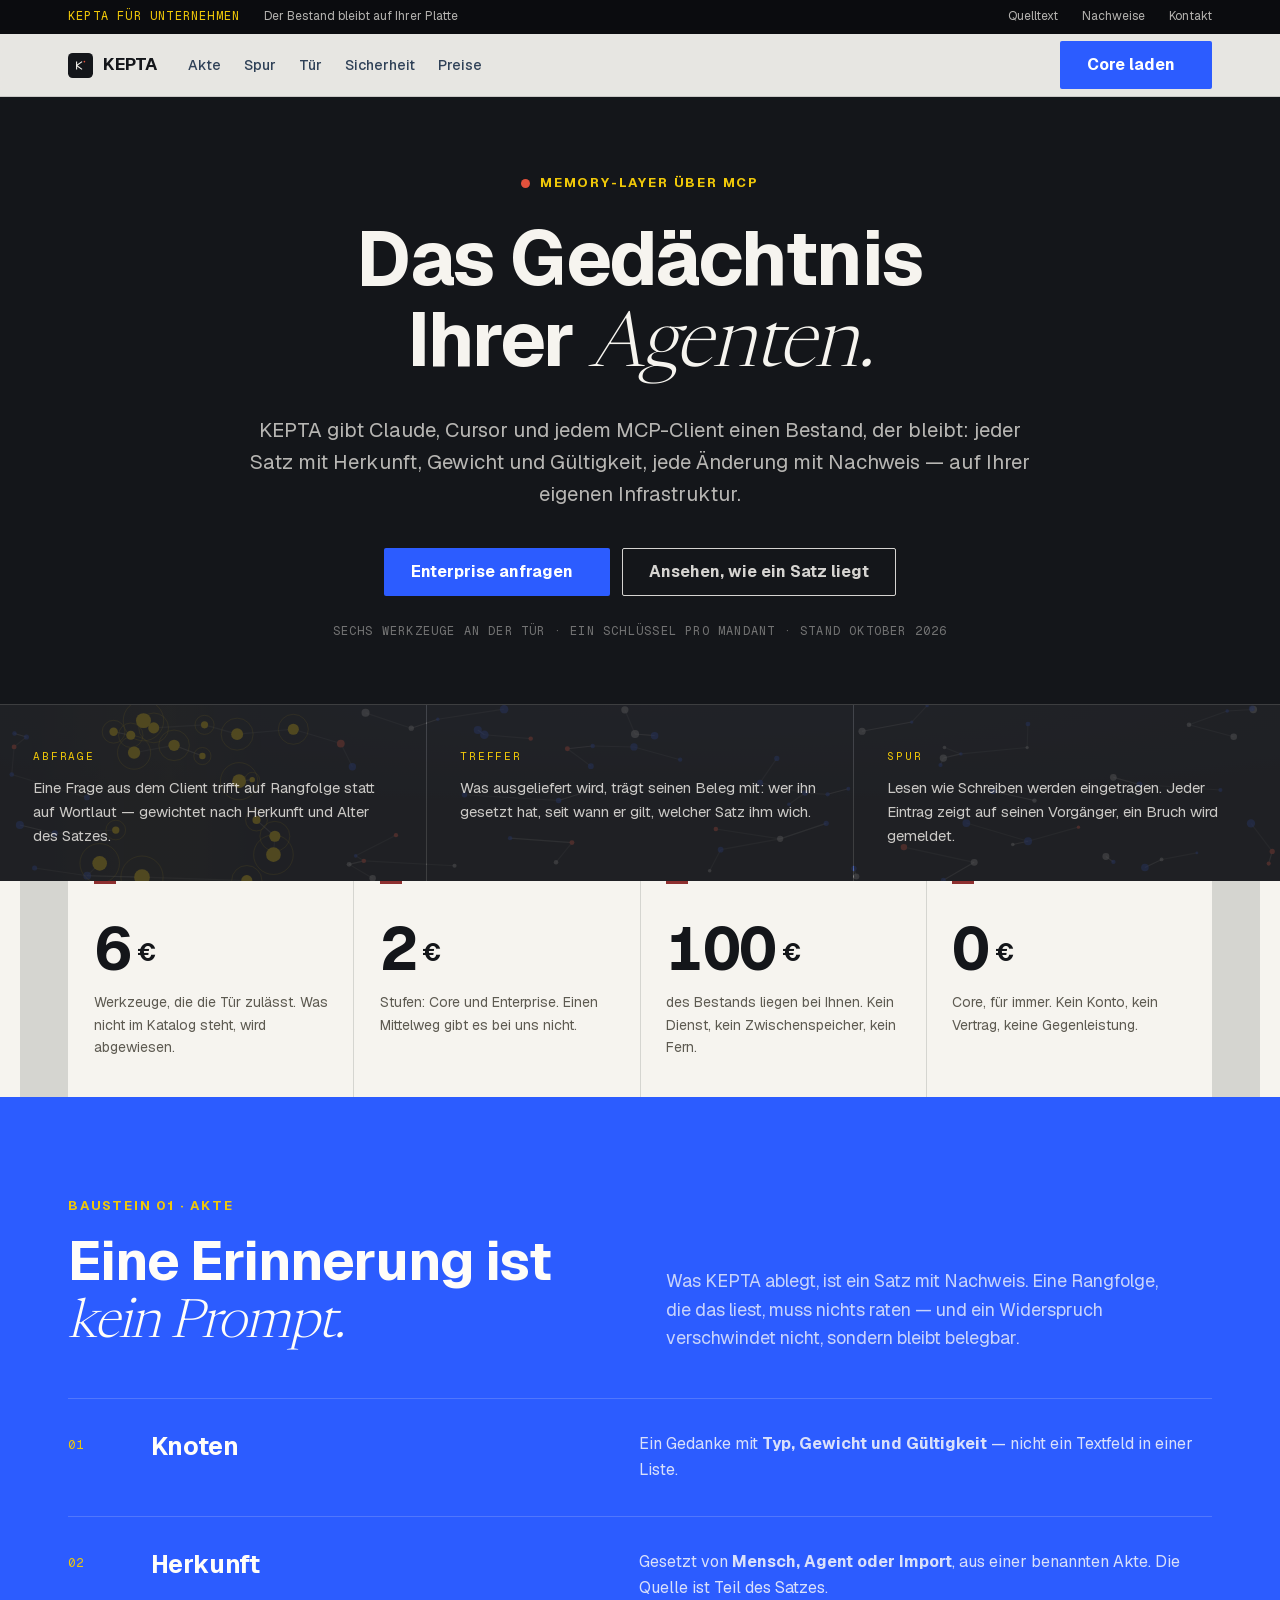
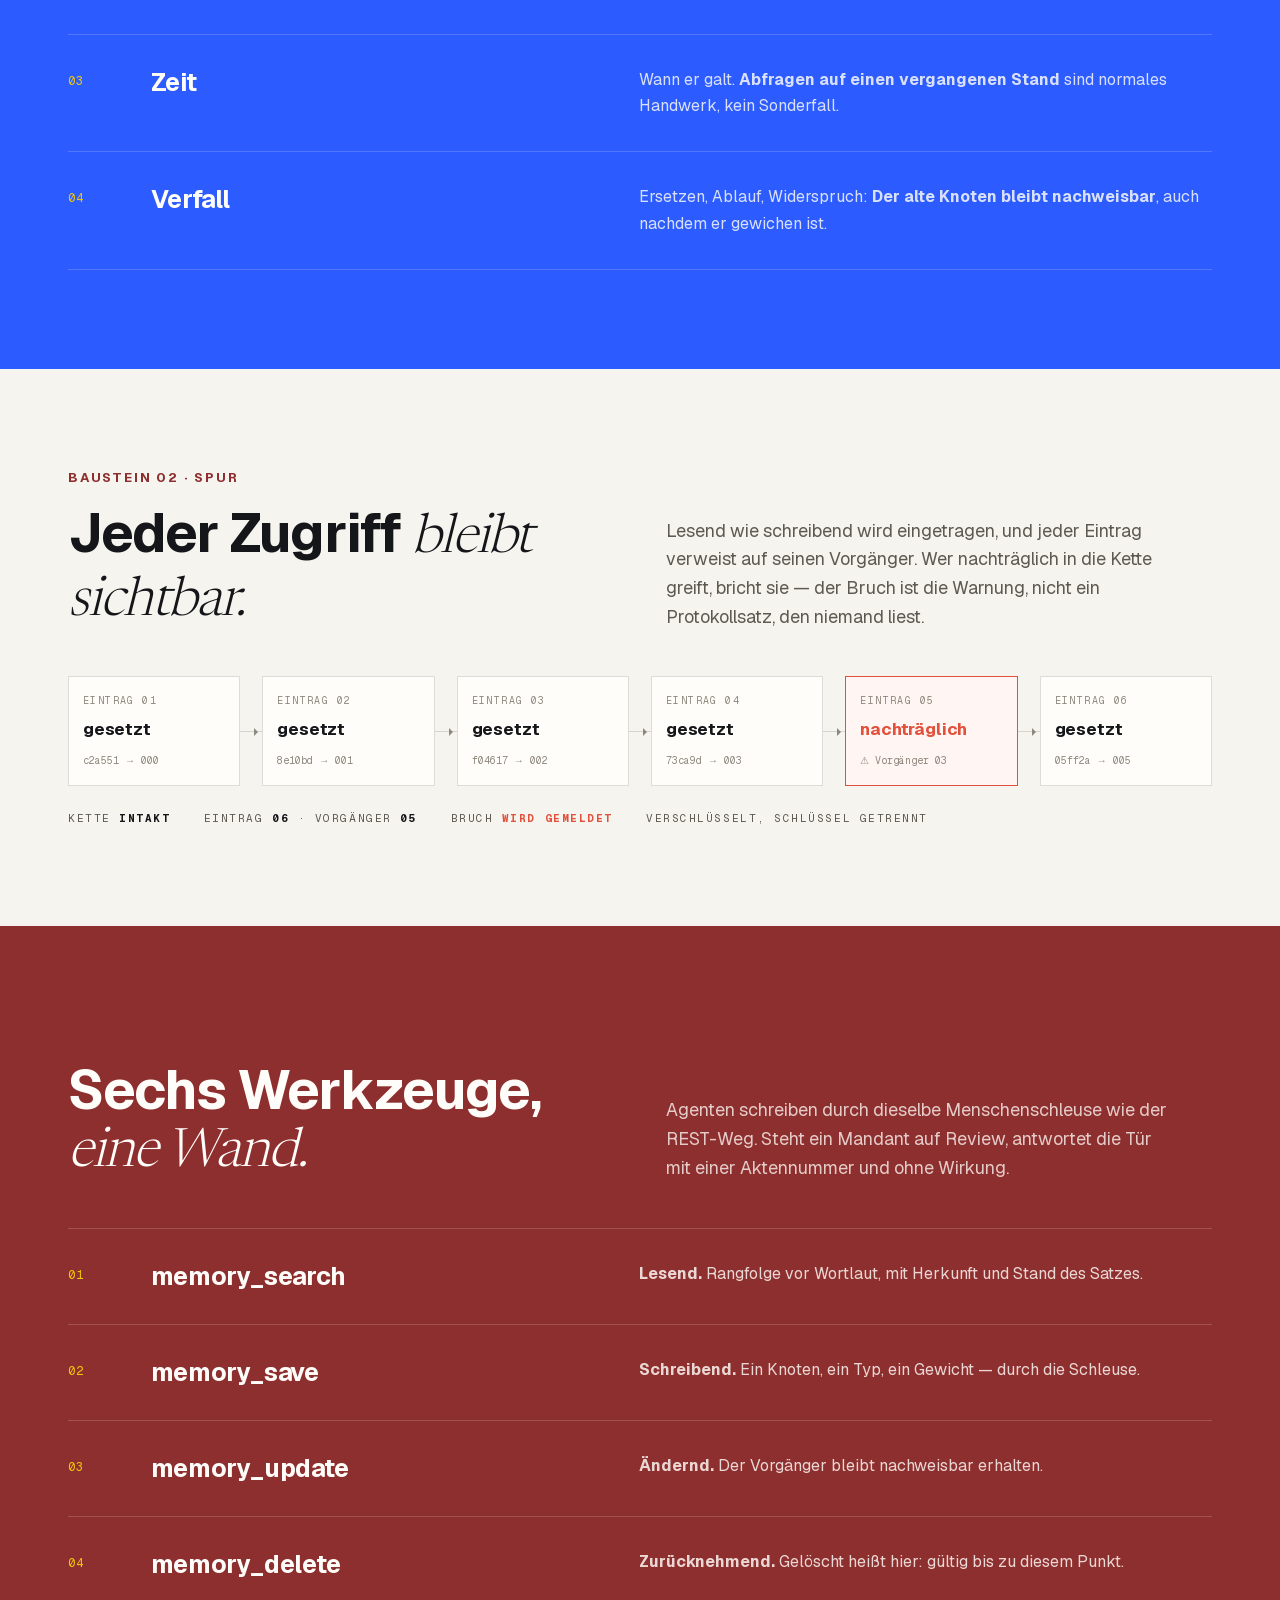
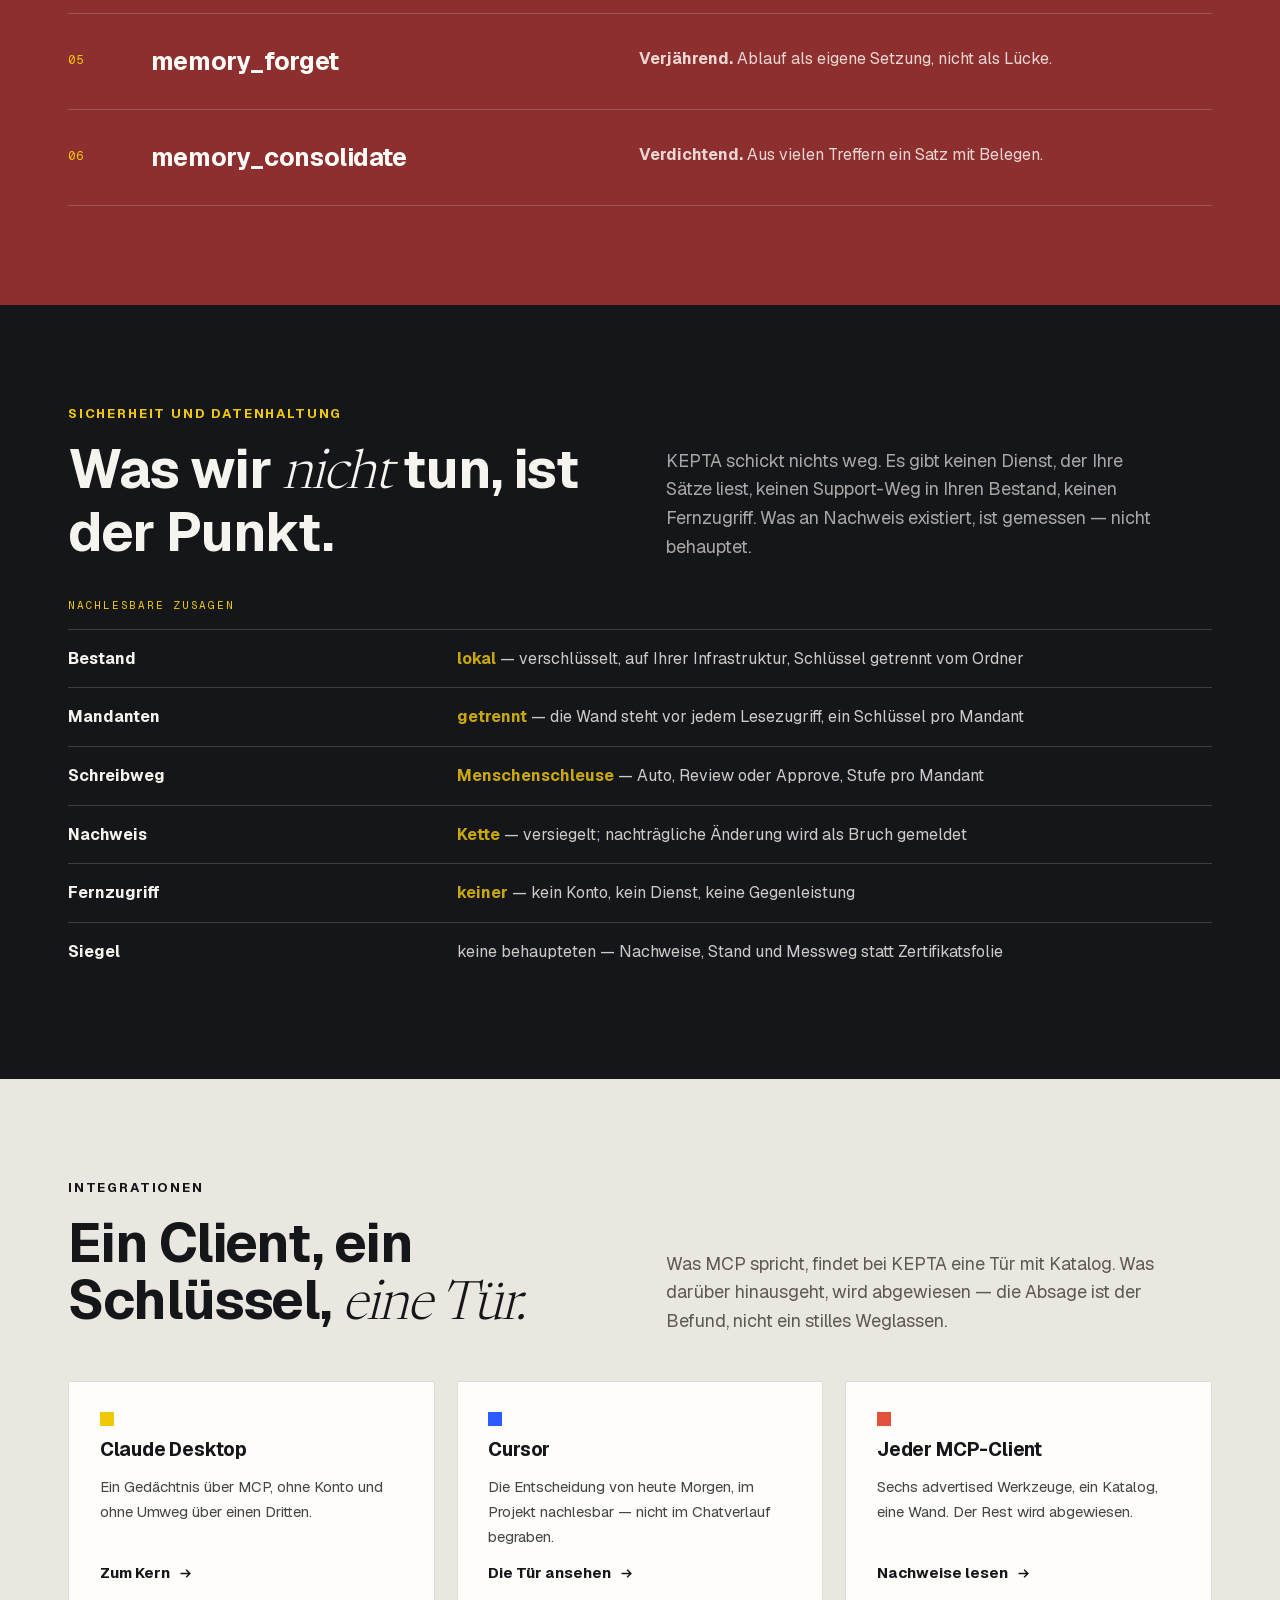
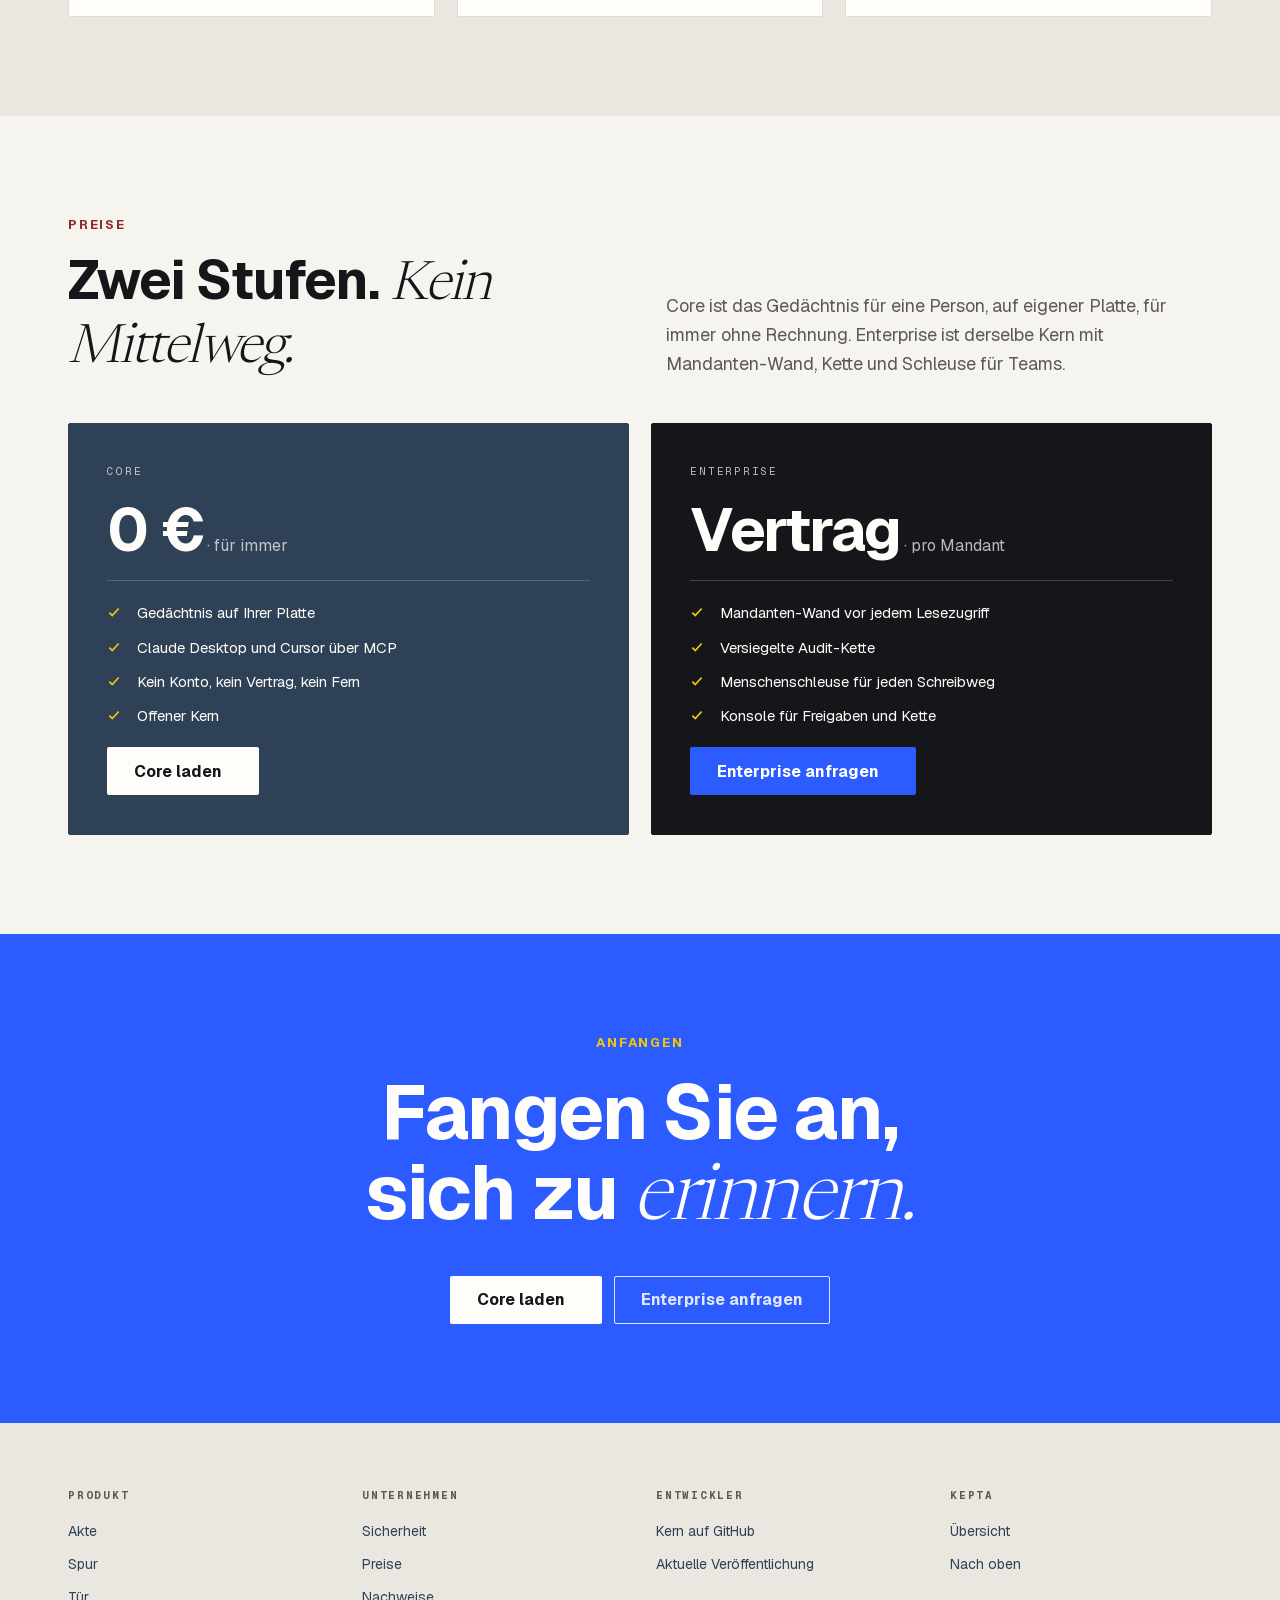
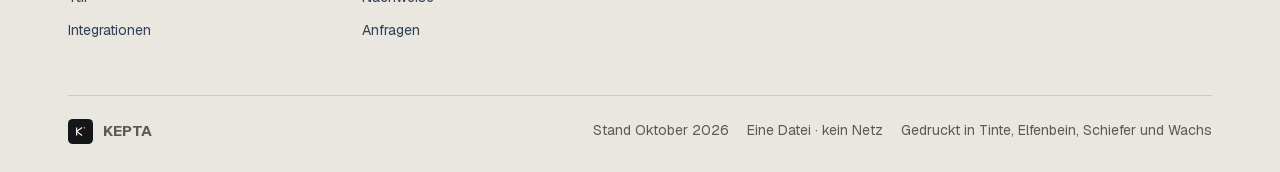
<file: unternehmen.html>
<!DOCTYPE html>
<html lang="de">
<head>
<meta charset="utf-8">
<meta name="viewport" content="width=device-width, initial-scale=1">
<title>KEPTA — Das Gedächtnis Ihrer Agenten</title>
<meta name="description" content="KEPTA gibt Claude, Cursor und jedem MCP-Client ein persistentes Gedächtnis: mit Herkunft, Gewicht und Gültigkeit pro Satz, hinter einer Mandanten-Wand, auf Ihrer eigenen Infrastruktur.">
<meta name="theme-color" content="#14161a">
<link rel="icon" href="favicon.svg">
<link rel="apple-touch-icon" href="apple-touch-icon.png">
<style>
/* ============================================================
   KEPTA — UNTERNEHMEN
   Von Apple der Rhythmus: eine Aussage pro Fläche, dunkel und
   hell im Wechsel, das Produkt zuerst, Großzügigkeit überall.
   Von NVIDIA die Zucht: Haarlinien statt Schatten, gedeckelte
   Typo, Spec-Tabellen, 2 px Radius, keine Dekoration.
   Die Farben sind KEPTA eigene — Tinte, Elfenbein, Schiefer,
   Wachs, Zitrone. Kein geborgtes Grün.
   ============================================================ */
@font-face{font-family:'Geist';font-style:normal;font-weight:100 900;font-display:swap;src:url('assets/fonts/geist-latin-wght-normal.woff2') format('woff2')}
@font-face{font-family:'Geist Mono';font-style:normal;font-weight:100 900;font-display:swap;src:url('assets/fonts/geist-mono-latin-wght-normal.woff2') format('woff2')}
@font-face{font-family:'Newsreader';font-style:normal;font-weight:100 900;font-display:swap;src:url('assets/fonts/newsreader-latin-wght-normal.woff2') format('woff2')}

:root{
  --tinte:#14161a;
  --tinte-2:#1d2128;
  --elfen:#f6f4ef;
  --papier:#fffdf9;
  --schiefer:#2f4157;
  --azur:#2c5cff;
  --azur-tief:#1b39b8;
  --wachs:#8e2f2f;
  --wachs-hell:#e2513c;
  --zitrone:#f0c808;
  --ton:#5d5a51;
  --ton-hell:#8d897e;
  --haar:rgba(20,22,26,.14);
  --haar-dunkel:rgba(246,244,239,.18);
  --r:2px;
  --ease:cubic-bezier(.4,0,.2,1);
  --heb:cubic-bezier(.05,.7,.1,1);
  --s:220ms; --m:420ms; --l:680ms;
  --spalte:1240px;
}

*{box-sizing:border-box}
html{background:var(--tinte);-webkit-text-size-adjust:100%;scroll-behavior:smooth}
body{margin:0;background:var(--tinte);color:var(--tinte);
  font-family:'Geist',system-ui,-apple-system,sans-serif;font-size:17px;line-height:1.6;
  -webkit-font-smoothing:antialiased}
h1,h2,h3,h4,p,dl,dd,dt,ul,figure{margin:0;padding:0}
ul{list-style:none}
a{color:inherit;text-decoration:none}
button{font:inherit;color:inherit}
::selection{background:var(--zitrone);color:var(--tinte)}
:focus-visible{outline:2px solid var(--zitrone);outline-offset:3px}
img,svg,canvas{display:block;max-width:100%}

/* ---------- Typo ---------- */
.an{font-weight:700;letter-spacing:-.02em;line-height:1.06}
.an.xl{font-size:clamp(38px,6.6vw,76px)}
.an.lg{font-size:clamp(30px,4.6vw,54px)}
.an.md{font-size:clamp(23px,2.8vw,34px)}
.an.sm{font-size:clamp(19px,2vw,24px)}
.kap{font-size:13px;font-weight:700;text-transform:uppercase;letter-spacing:.14em}
.lese{font-size:clamp(17px,1.4vw,20px);line-height:1.6}
.klein{font-size:15px;line-height:1.65}
.mono{font-family:'Geist Mono';font-size:12px;letter-spacing:.1em;text-transform:uppercase}
.serif{font-family:'Newsreader';font-weight:300;font-style:italic}

/* ---------- Flächen: der Rhythmus ---------- */
.feld{padding:clamp(72px,11vh,140px) 0;position:relative;overflow:clip}
.in{width:100%;max-width:var(--spalte);margin:0 auto;padding:0 clamp(20px,4vw,48px)}
.d{background:var(--tinte);color:var(--elfen)}
.d .bleich{color:rgba(246,244,239,.66)}
.blau{background:var(--azur);color:var(--papier)}
.blau .bleich{color:rgba(255,253,249,.74)}
.blau .kap{color:var(--zitrone)}
.hell{background:var(--elfen);color:var(--tinte)}
.hell .bleich{color:var(--ton)}
.hell .kap{color:var(--wachs)}
.wachs{background:var(--wachs);color:var(--papier)}
.wachs .bleich{color:rgba(255,253,249,.76)}
.wachs .kap{color:var(--zitrone)}
.grau{background:#eae7e0;color:var(--tinte)}
.grau .bleich{color:var(--ton)}
.d .kap,.dunkel .kap{color:var(--zitrone)}
.bleich{color:var(--ton)}

/* ---------- Utility + Nav ---------- */
#nutzen{background:#0b0c0f;color:rgba(246,244,239,.72);height:34px;display:flex;align-items:center;font-size:12px}
#nutzen .in{display:flex;align-items:center;gap:24px}
#nutzen a{transition:color var(--s) var(--ease)}
#nutzen a:hover{color:var(--zitrone)}
#nutzen .re{margin-left:auto;display:flex;gap:24px}
@media (max-width:760px){#nutzen .mi,#nutzen .re a:nth-child(n+2){display:none}}

#nav{position:sticky;top:0;z-index:70;background:rgba(255,253,249,.9);
  backdrop-filter:saturate(160%) blur(10px);-webkit-backdrop-filter:saturate(160%) blur(10px);
  border-bottom:1px solid var(--haar);transition:height var(--m) var(--ease)}
#nav .in{display:flex;align-items:center;gap:clamp(12px,2.4vw,32px);height:62px;transition:height var(--m) var(--ease)}
#nav.klemm .in{height:52px}
.marke{display:flex;align-items:center;gap:10px;font-weight:700;font-size:17px;letter-spacing:-.01em}
.marke svg{width:25px;height:25px}
#nav nav{display:flex;gap:clamp(10px,1.8vw,26px)}
#nav nav a{font-size:14px;font-weight:500;color:var(--schiefer);position:relative;padding:6px 0;
  transition:color var(--s) var(--ease)}
#nav nav a::after{content:"";position:absolute;left:0;right:100%;bottom:0;height:2px;background:var(--azur);
  transition:right var(--m) var(--heb)}
#nav nav a:hover{color:var(--tinte)}
#nav nav a:hover::after{right:0}
#nav .re{margin-left:auto;display:flex;align-items:center;gap:10px}
#balken{position:absolute;left:0;bottom:-1px;height:2px;width:100%;background:var(--azur);
  transform:scaleX(0);transform-origin:left;will-change:transform}
@media (max-width:940px){#nav nav{display:none}}

/* ---------- Knöpfe ---------- */
.kn{display:inline-flex;align-items:center;justify-content:center;gap:10px;height:48px;padding:0 26px;
  border-radius:var(--r);border:1px solid transparent;cursor:pointer;font-size:16px;font-weight:700;
  transition:background var(--s) var(--ease),color var(--s) var(--ease),border-color var(--s) var(--ease),transform var(--s) var(--ease)}
.kn i{display:block;width:0;height:1px;background:currentColor;transition:width var(--m) var(--heb)}
.kn:hover i{width:18px}
.kn.primar{background:var(--azur);color:#fff}
.kn.primar:hover{background:var(--azur-tief)}
.kn.auf{background:var(--tinte);color:var(--elfen)}
.kn.auf:hover{background:#000}
.kn.traeg{background:transparent;color:currentColor;border-color:currentColor;opacity:.86}
.kn.traeg:hover{opacity:1;background:rgba(255,255,255,.09)}
.kn.hell{background:var(--papier);color:var(--tinte)}
.kn.hell:hover{background:var(--zitrone)}
.blau .kn.primar,.wachs .kn.primar{background:var(--papier);color:var(--tinte)}
.blau .kn.primar:hover,.wachs .kn.primar:hover{background:var(--zitrone)}

/* ---------- Hero ---------- */
#hero{padding-top:clamp(56px,8vh,92px);padding-bottom:0;text-align:center}
#hero .kap{color:var(--zitrone);display:inline-flex;align-items:center;gap:10px}
#hero .kap b{width:9px;height:9px;background:var(--wachs-hell);display:block;border-radius:50%}
#hero h1{margin:22px auto 0;max-width:19ch}
#hero h1 em{font-family:'Newsreader';font-style:italic;font-weight:300;letter-spacing:-.01em}
#hero .unter{margin:26px auto 0;max-width:56ch;font-size:clamp(18px,1.6vw,22px);line-height:1.55;
  color:rgba(246,244,239,.72)}
#hero .taten{display:flex;flex-wrap:wrap;gap:12px;justify-content:center;margin-top:38px}
#hero .hin{margin-top:26px;color:rgba(246,244,239,.42)}
#scene{position:relative;margin-top:clamp(44px,7vh,80px);
  border-top:1px solid var(--haar-dunkel);
  background:radial-gradient(120% 100% at 50% 0%,#1b202b 0%,var(--tinte) 62%)}
#graph{position:absolute;inset:0;pointer-events:none}
#scene .rand{position:relative;z-index:2;display:grid;grid-template-columns:repeat(3,1fr);
  gap:1px;background:var(--haar-dunkel)}
#scene .saule{background:rgba(20,22,26,.72);padding:clamp(20px,2.6vw,34px);text-align:left}
#scene .saule .n{font-family:'Geist Mono';font-size:11px;letter-spacing:.16em;text-transform:uppercase;
  color:var(--zitrone)}
#scene .saule p{margin-top:10px;font-size:15px;line-height:1.6;color:rgba(246,244,239,.8)}
@media (max-width:820px){#scene .rand{grid-template-columns:1fr}}

/* ---------- Kennzahlen ---------- */
#zahlen .in{display:grid;grid-template-columns:repeat(4,1fr);gap:1px;background:var(--haar)}
.sz{background:var(--elfen);padding:clamp(24px,3vw,40px) clamp(18px,2vw,28px)}
.sz .w{font-size:clamp(38px,5vw,60px);font-weight:700;line-height:1;letter-spacing:-.03em;
  font-variant-numeric:tabular-nums}
.sz .w small{font-size:.42em;font-weight:700;letter-spacing:0;vertical-align:.36em}
.sz .t{margin-top:12px;font-size:14px;line-height:1.6;color:var(--ton);max-width:24ch}
.sz{position:relative}
.sz::after{content:"";position:absolute;left:clamp(18px,2vw,28px);top:0;width:22px;height:3px;background:var(--wachs);
  transform:scaleX(0);transform-origin:left;transition:transform var(--l) var(--heb)}
.sz.rein::after{transform:scaleX(1)}
@media (max-width:860px){#zahlen .in{grid-template-columns:1fr 1fr}}

/* ---------- Kapitel-Kopf ---------- */
.kk{display:grid;grid-template-columns:minmax(0,1fr) minmax(0,1fr);gap:clamp(24px,4vw,64px);align-items:end}
.kk h2{max-width:17ch}
.kk p{max-width:42ch}
@media (max-width:880px){.kk{grid-template-columns:1fr;gap:20px}}

/* ---------- Zeilen mit Haarlinie ---------- */
.zeilen{margin-top:clamp(36px,5vh,60px);border-top:1px solid var(--haar-dunkel)}
.hell .zeilen,.grau .zeilen{border-top-color:var(--haar)}
.zeile{display:grid;grid-template-columns:52px minmax(0,1fr) minmax(0,1.25fr);gap:clamp(14px,2.4vw,36px);
  padding:clamp(20px,2.6vw,32px) 0;border-bottom:1px solid var(--haar-dunkel);align-items:start;
  transition:background var(--m) var(--ease),padding-left var(--m) var(--heb)}
.hell .zeile,.grau .zeile{border-bottom-color:var(--haar)}
.zeile:hover{padding-left:14px}
.zeile .no{font-family:'Geist Mono';font-size:12px;letter-spacing:.1em;color:var(--zitrone);padding-top:5px}
.hell .zeile .no{color:var(--wachs)}
.zeile h3{font-size:clamp(19px,2vw,25px);font-weight:700;letter-spacing:-.015em;line-height:1.25}
.zeile .tx{font-size:16px;line-height:1.65;opacity:.82}
.zeile .tx b{font-weight:700;opacity:1}
@media (max-width:820px){.zeile{grid-template-columns:40px 1fr}.zeile .tx{grid-column:2}}

/* ---------- Karten ---------- */
.rost{display:grid;grid-template-columns:repeat(3,1fr);gap:clamp(14px,1.8vw,22px);margin-top:clamp(36px,5vh,60px)}
.karte{padding:clamp(22px,2.4vw,34px);border-radius:var(--r);background:rgba(255,253,249,.07);
  border:1px solid var(--haar-dunkel);display:flex;flex-direction:column;gap:12px;
  transition:transform var(--m) var(--heb),background var(--m) var(--ease),border-color var(--m) var(--ease)}
.hell .karte,.grau .karte{background:var(--papier);border-color:var(--haar)}
.karte:hover{transform:translate3d(0,-5px,0);border-color:var(--zitrone)}
.hell .karte:hover{border-color:var(--azur)}
.karte .mk{width:14px;height:14px;background:var(--zitrone)}
.karte.b1 .mk{background:var(--wachs-hell)}
.karte.b2 .mk{background:var(--azur)}
.hell .karte.b2 .mk{background:var(--azur)}
.karte h3{font-size:19px;font-weight:700;line-height:1.3;letter-spacing:-.01em}
.karte p{font-size:15px;line-height:1.65;opacity:.8;flex:1 1 auto}
.pfeil{display:inline-flex;align-items:center;gap:8px;font-size:15px;font-weight:700}
.pfeil svg{width:15px;height:15px;transition:transform var(--m) var(--heb)}
.karte:hover .pfeil svg,.pfeil:hover svg{transform:translate3d(6px,0,0)}
@media (max-width:900px){.rost{grid-template-columns:1fr 1fr}}
@media (max-width:600px){.rost{grid-template-columns:1fr}}

/* ---------- Die Kette ---------- */
.kette{display:flex;flex-wrap:wrap;margin-top:clamp(34px,5vh,58px)}
.bl{flex:1 1 132px;min-width:126px;padding:16px 14px;border:1px solid var(--haar);background:var(--papier);
  transition:transform var(--m) var(--heb),border-color var(--s) var(--ease),box-shadow var(--m) var(--ease)}
.bl:hover{transform:translate3d(0,-4px,0)}
.bl .k{font-family:'Geist Mono';font-size:10px;letter-spacing:.14em;text-transform:uppercase;color:var(--ton-hell)}
.bl .v{font-size:17px;font-weight:700;margin-top:7px;letter-spacing:-.01em}
.bl .h{font-family:'Geist Mono';font-size:10px;color:var(--ton-hell);margin-top:9px;word-break:break-all}
.bl.bruch{border-color:var(--wachs-hell);background:#fff5f2}
.bl.bruch .v{color:var(--wachs-hell)}
.bl.bruch.gez{box-shadow:0 0 0 6px rgba(226,81,60,.16)}
.fg{flex:0 0 22px;align-self:center;height:1px;background:var(--haar);position:relative}
.fg::after{content:"";position:absolute;right:0;top:-3px;border:4px solid transparent;border-left-color:var(--ton-hell)}
@keyframes puls{0%,100%{box-shadow:0 0 0 0 rgba(226,81,60,0)}45%{box-shadow:0 0 0 9px rgba(226,81,60,.18)}}
.bl.bruch.gez{animation:puls 1.3s var(--ease) 2}
.stand{display:flex;flex-wrap:wrap;gap:clamp(14px,2.6vw,34px);margin-top:24px;font-family:'Geist Mono';
  font-size:11px;letter-spacing:.14em;text-transform:uppercase;color:var(--ton)}
.stand b{color:var(--tinte);font-weight:700}
.stand .br b{color:var(--wachs-hell)}

/* ---------- Spec-Tabelle ---------- */
.tabelle{width:100%;border-collapse:collapse;margin-top:clamp(30px,4vh,48px)}
.tabelle caption{text-align:left;font-family:'Geist Mono';font-size:11px;letter-spacing:.16em;
  text-transform:uppercase;color:var(--zitrone);padding-bottom:14px}
.tabelle th,.tabelle td{text-align:left;padding:16px 14px 16px 0;border-top:1px solid var(--haar-dunkel);
  vertical-align:top;font-size:16px}
.tabelle th{font-weight:700;width:34%}
.tabelle td{opacity:.82}
.tabelle tbody tr{transition:background var(--s) var(--ease)}
.tabelle tbody tr:hover{background:rgba(246,244,239,.05)}
.ja{color:var(--zitrone);font-weight:700}

/* ---------- Preise ---------- */
.preise{display:grid;grid-template-columns:1fr 1fr;gap:clamp(14px,1.8vw,22px);margin-top:clamp(34px,5vh,58px)}
.stufe{padding:clamp(24px,3vw,44px);border-radius:var(--r);display:flex;flex-direction:column;gap:20px;
  border:1px solid var(--haar)}
.stufe.sch{background:var(--schiefer);color:var(--papier);border-color:var(--schiefer)}
.stufe.ti{background:var(--tinte);color:var(--papier);border-color:var(--tinte)}
.stufe .nm{font-family:'Geist Mono';font-size:11px;letter-spacing:.16em;text-transform:uppercase;opacity:.7}
.stufe .pr{font-size:clamp(38px,5vw,60px);font-weight:700;line-height:1;letter-spacing:-.03em}
.stufe .pr small{font-size:16px;font-weight:400;letter-spacing:0;opacity:.7}
.stufe ul{display:grid;gap:11px;border-top:1px solid rgba(246,244,239,.2);padding-top:20px}
.stufe li{display:grid;grid-template-columns:19px 1fr;gap:11px;font-size:15px;line-height:1.55}
.stufe li svg{width:14px;height:14px;margin-top:4px;color:var(--zitrone)}
.stufe .kn{margin-top:auto;width:fit-content}
@media (max-width:780px){.preise{grid-template-columns:1fr}}

/* ---------- CTA ---------- */
#schluss{text-align:center}
#schluss h2{max-width:22ch;margin:0 auto}
#schluss .taten{display:flex;gap:12px;justify-content:center;flex-wrap:wrap;margin-top:34px}

/* ---------- Fuß ---------- */
#fuss{background:#eae7e0;color:var(--tinte);padding:clamp(48px,7vh,80px) 0 28px;font-size:14px;line-height:1.7}
#fuss .rost{margin-top:0;grid-template-columns:repeat(4,1fr);gap:32px;border:0}
#fuss h4{font-family:'Geist Mono';font-size:11px;letter-spacing:.16em;text-transform:uppercase;
  color:var(--ton);margin-bottom:16px}
#fuss li{margin-bottom:9px}
#fuss a{color:var(--schiefer);transition:color var(--s) var(--ease)}
#fuss a:hover{color:var(--azur)}
#fuss .rand{margin-top:44px;padding-top:22px;border-top:1px solid var(--haar);display:flex;flex-wrap:wrap;
  gap:18px;align-items:center;color:var(--ton)}
#fuss .rand .marke{margin-right:auto;font-size:15px}
@media (max-width:820px){#fuss .rost{grid-template-columns:1fr 1fr}}

/* ---------- Bewegung ---------- */
.ruck{opacity:0;transform:translate3d(0,18px,0);
  transition:opacity var(--l) var(--ease),transform var(--l) var(--heb);
  transition-delay:calc(var(--i,0) * 70ms)}
.ruck.rein{opacity:1;transform:none}
html.keine .ruck{opacity:1;transform:none;transition:none}
@media (prefers-reduced-motion:reduce){
  html{scroll-behavior:auto}
  *,*::before,*::after{animation-duration:.01ms !important;transition-duration:.01ms !important}
  .ruck{opacity:1 !important;transform:none !important}
}
</style>
</head>
<body>

<div id="nutzen">
  <div class="in">
    <span class="mono" style="color:var(--zitrone)">KEPTA für Unternehmen</span>
    <a class="mi" href="#sicherheit">Der Bestand bleibt auf Ihrer Platte</a>
    <div class="re">
      <a href="https://github.com/DamianTodorovic/kepta">Quelltext</a>
      <a href="trust.html">Nachweise</a>
      <a href="mailto:damian2212todi@gmail.com?subject=KEPTA%20Enterprise">Kontakt</a>
    </div>
  </div>
</div>

<header id="nav">
  <div class="in">
    <a class="marke" href="#hero" aria-label="KEPTA, zum Anfang">
      <svg viewBox="0 0 512 512" aria-hidden="true"><rect width="512" height="512" rx="96" fill="#14161a"/><circle cx="176" cy="256" r="11" fill="#f6f4ef"/><path d="M176 256V176" stroke="#f6f4ef" stroke-width="22"/><path d="M176 256V336" stroke="#f6f4ef" stroke-width="22"/><path d="M176 256L288 176" stroke="#f6f4ef" stroke-width="22"/><path d="M176 256L288 336" stroke="#f6f4ef" stroke-width="22"/><circle cx="336" cy="178" r="17" fill="#e2513c"/></svg>
      <span>KEPTA</span>
    </a>
    <nav aria-label="Hauptnavigation">
      <a href="#akte">Akte</a>
      <a href="#spur">Spur</a>
      <a href="#tuer">Tür</a>
      <a href="#sicherheit">Sicherheit</a>
      <a href="#preise">Preise</a>
    </nav>
    <div class="re">
      <a class="kn primar" href="https://github.com/DamianTodorovic/kepta/releases/latest">Core laden <i></i></a>
    </div>
  </div>
  <div id="balken" aria-hidden="true"></div>
</header>

<main>

<!-- ===== HERO: eine Aussage, darunter das Produkt ===== -->
<section id="hero" class="feld d" aria-label="KEPTA">
  <div class="in">
    <p class="kap ruck"><b></b>Memory-Layer über MCP</p>
    <h1 class="an xl ruck" style="--i:1">Das Gedächtnis<br>Ihrer <em>Agenten.</em></h1>
    <p class="unter ruck" style="--i:2">KEPTA gibt Claude, Cursor und jedem MCP-Client einen Bestand, der bleibt: jeder Satz mit Herkunft, Gewicht und Gültigkeit, jede Änderung mit Nachweis — auf Ihrer eigenen Infrastruktur.</p>
    <div class="taten ruck" style="--i:3">
      <a class="kn primar" href="#preise">Enterprise anfragen <i></i></a>
      <a class="kn traeg" href="#akte">Ansehen, wie ein Satz liegt</a>
    </div>
    <p class="mono hin ruck" style="--i:4">Sechs Werkzeuge an der Tür · ein Schlüssel pro Mandant · Stand Oktober 2026</p>
  </div>
  <figure id="scene" aria-label="Ein Gedächtnis wird abgefragt: Knoten, Kanten, ein Treffer">
    <canvas id="graph" aria-hidden="true"></canvas>
    <div class="rand">
      <div class="saule"><p class="n">Abfrage</p><p>Eine Frage aus dem Client trifft auf Rangfolge statt auf Wortlaut — gewichtet nach Herkunft und Alter des Satzes.</p></div>
      <div class="saule"><p class="n">Treffer</p><p>Was ausgeliefert wird, trägt seinen Beleg mit: wer ihn gesetzt hat, seit wann er gilt, welcher Satz ihm wich.</p></div>
      <div class="saule"><p class="n">Spur</p><p>Lesen wie Schreiben werden eingetragen. Jeder Eintrag zeigt auf seinen Vorgänger, ein Bruch wird gemeldet.</p></div>
    </div>
  </figure>
</section>

<!-- ===== KENNZAHLEN ===== -->
<div id="zahlen" class="hell" role="list">
  <div class="in">
    <div class="sz ruck" role="listitem"><p class="w" data-zahl="6">0</p><p class="t">Werkzeuge, die die Tür zulässt. Was nicht im Katalog steht, wird abgewiesen.</p></div>
    <div class="sz ruck" style="--i:1" role="listitem"><p class="w" data-zahl="2">0</p><p class="t">Stufen: Core und Enterprise. Einen Mittelweg gibt es bei uns nicht.</p></div>
    <div class="sz ruck" style="--i:2" role="listitem"><p class="w" data-zahl="100" data-nach="&#37;">0</p><p class="t">des Bestands liegen bei Ihnen. Kein Dienst, kein Zwischenspeicher, kein Fern.</p></div>
    <div class="sz ruck" style="--i:3" role="listitem"><p class="w" data-zahl="0" data-nach=" &#8364;">0</p><p class="t">Core, für immer. Kein Konto, kein Vertrag, keine Gegenleistung.</p></div>
  </div>
</div>

<!-- ===== AKTE ===== -->
<section id="akte" class="feld blau" aria-labelledby="akte-h">
  <div class="in">
    <div class="kk">
      <div>
        <p class="kap ruck">Baustein 01 · Akte</p>
        <h2 class="an lg ruck" id="akte-h" style="--i:1;margin-top:16px">Eine Erinnerung ist <span class="serif">kein Prompt.</span></h2>
      </div>
      <p class="lese bleich ruck" style="--i:2">Was KEPTA ablegt, ist ein Satz mit Nachweis. Eine Rangfolge, die das liest, muss nichts raten — und ein Widerspruch verschwindet nicht, sondern bleibt belegbar.</p>
    </div>
    <div class="zeilen">
      <div class="zeile ruck"><p class="no">01</p><h3>Knoten</h3><p class="tx">Ein Gedanke mit <b>Typ, Gewicht und Gültigkeit</b> — nicht ein Textfeld in einer Liste.</p></div>
      <div class="zeile ruck" style="--i:1"><p class="no">02</p><h3>Herkunft</h3><p class="tx">Gesetzt von <b>Mensch, Agent oder Import</b>, aus einer benannten Akte. Die Quelle ist Teil des Satzes.</p></div>
      <div class="zeile ruck" style="--i:2"><p class="no">03</p><h3>Zeit</h3><p class="tx">Wann er galt. <b>Abfragen auf einen vergangenen Stand</b> sind normales Handwerk, kein Sonderfall.</p></div>
      <div class="zeile ruck" style="--i:3"><p class="no">04</p><h3>Verfall</h3><p class="tx">Ersetzen, Ablauf, Widerspruch: <b>Der alte Knoten bleibt nachweisbar</b>, auch nachdem er gewichen ist.</p></div>
    </div>
  </div>
</section>

<!-- ===== SPUR ===== -->
<section id="spur" class="feld hell" aria-labelledby="spur-h">
  <div class="in">
    <div class="kk">
      <div>
        <p class="kap ruck">Baustein 02 · Spur</p>
        <h2 class="an lg ruck" id="spur-h" style="--i:1;margin-top:16px">Jeder Zugriff <span class="serif">bleibt sichtbar.</span></h2>
      </div>
      <p class="lese bleich ruck" style="--i:2">Lesend wie schreibend wird eingetragen, und jeder Eintrag verweist auf seinen Vorgänger. Wer nachträglich in die Kette greift, bricht sie — der Bruch ist die Warnung, nicht ein Protokollsatz, den niemand liest.</p>
    </div>
    <div class="kette ruck" id="kette" style="--i:1"></div>
    <p class="stand ruck" style="--i:2">
      <span>Kette <b>intakt</b></span>
      <span>Eintrag <b>06</b> · Vorgänger <b>05</b></span>
      <span class="br">Bruch <b>wird gemeldet</b></span>
      <span>Verschlüsselt, Schlüssel getrennt</span>
    </p>
  </div>
</section>

<!-- ===== TÜR ===== -->
<section id="tuer" class="feld wachs" aria-labelledby="tuer-h">
  <div class="in">
    <div class="kk">
      <div>
        <p class="kap ruck">Baustein 03 · Tür</p>
        <h2 class="an lg ruck" id="tuer-h" style="--i:1;margin-top:16px">Sechs Werkzeuge, <span class="serif">eine Wand.</span></h2>
      </div>
      <p class="lese bleich ruck" style="--i:2">Agenten schreiben durch dieselbe Menschenschleuse wie der REST-Weg. Steht ein Mandant auf Review, antwortet die Tür mit einer Aktennummer und ohne Wirkung.</p>
    </div>
    <div class="zeilen">
      <div class="zeile ruck"><p class="no">01</p><h3>memory_search</h3><p class="tx"><b>Lesend.</b> Rangfolge vor Wortlaut, mit Herkunft und Stand des Satzes.</p></div>
      <div class="zeile ruck" style="--i:1"><p class="no">02</p><h3>memory_save</h3><p class="tx"><b>Schreibend.</b> Ein Knoten, ein Typ, ein Gewicht — durch die Schleuse.</p></div>
      <div class="zeile ruck" style="--i:2"><p class="no">03</p><h3>memory_update</h3><p class="tx"><b>Ändernd.</b> Der Vorgänger bleibt nachweisbar erhalten.</p></div>
      <div class="zeile ruck" style="--i:3"><p class="no">04</p><h3>memory_delete</h3><p class="tx"><b>Zurücknehmend.</b> Gelöscht heißt hier: gültig bis zu diesem Punkt.</p></div>
      <div class="zeile ruck" style="--i:4"><p class="no">05</p><h3>memory_forget</h3><p class="tx"><b>Verjährend.</b> Ablauf als eigene Setzung, nicht als Lücke.</p></div>
      <div class="zeile ruck" style="--i:5"><p class="no">06</p><h3>memory_consolidate</h3><p class="tx"><b>Verdichtend.</b> Aus vielen Treffern ein Satz mit Belegen.</p></div>
    </div>
  </div>
</section>

<!-- ===== SICHERHEIT ===== -->
<section id="sicherheit" class="feld d" aria-labelledby="sich-h">
  <div class="in">
    <div class="kk">
      <div>
        <p class="kap ruck">Sicherheit und Datenhaltung</p>
        <h2 class="an lg ruck" id="sich-h" style="--i:1;margin-top:16px">Was wir <span class="serif">nicht</span> tun, ist der Punkt.</h2>
      </div>
      <p class="lese bleich ruck" style="--i:2">KEPTA schickt nichts weg. Es gibt keinen Dienst, der Ihre Sätze liest, keinen Support-Weg in Ihren Bestand, keinen Fernzugriff. Was an Nachweis existiert, ist gemessen — nicht behauptet.</p>
    </div>
    <table class="tabelle ruck" style="--i:1">
      <caption>Nachlesbare Zusagen</caption>
      <tbody>
        <tr><th>Bestand</th><td><span class="ja">lokal</span> — verschlüsselt, auf Ihrer Infrastruktur, Schlüssel getrennt vom Ordner</td></tr>
        <tr><th>Mandanten</th><td><span class="ja">getrennt</span> — die Wand steht vor jedem Lesezugriff, ein Schlüssel pro Mandant</td></tr>
        <tr><th>Schreibweg</th><td><span class="ja">Menschenschleuse</span> — Auto, Review oder Approve, Stufe pro Mandant</td></tr>
        <tr><th>Nachweis</th><td><span class="ja">Kette</span> — versiegelt; nachträgliche Änderung wird als Bruch gemeldet</td></tr>
        <tr><th>Fernzugriff</th><td><span class="ja">keiner</span> — kein Konto, kein Dienst, keine Gegenleistung</td></tr>
        <tr><th>Siegel</th><td>keine behaupteten — Nachweise, Stand und Messweg statt Zertifikatsfolie</td></tr>
      </tbody>
    </table>
  </div>
</section>

<!-- ===== INTEGRATIONEN ===== -->
<section id="integrale" class="feld grau" aria-labelledby="int-h">
  <div class="in">
    <div class="kk">
      <div>
        <p class="kap ruck">Integrationen</p>
        <h2 class="an lg ruck" id="int-h" style="--i:1;margin-top:16px">Ein Client, ein Schlüssel, <span class="serif">eine Tür.</span></h2>
      </div>
      <p class="lese bleich ruck" style="--i:2">Was MCP spricht, findet bei KEPTA eine Tür mit Katalog. Was darüber hinausgeht, wird abgewiesen — die Absage ist der Befund, nicht ein stilles Weglassen.</p>
    </div>
    <div class="rost">
      <article class="karte ruck"><span class="mk"></span><h3>Claude Desktop</h3><p>Ein Gedächtnis über MCP, ohne Konto und ohne Umweg über einen Dritten.</p><a class="pfeil" href="https://github.com/DamianTodorovic/kepta">Zum Kern <svg viewBox="0 0 24 24" fill="none" stroke="currentColor" stroke-width="2.4" aria-hidden="true"><path d="M4 12h15M13 6l6 6-6 6"/></svg></a></article>
      <article class="karte b2 ruck" style="--i:1"><span class="mk"></span><h3>Cursor</h3><p>Die Entscheidung von heute Morgen, im Projekt nachlesbar — nicht im Chatverlauf begraben.</p><a class="pfeil" href="#tuer">Die Tür ansehen <svg viewBox="0 0 24 24" fill="none" stroke="currentColor" stroke-width="2.4" aria-hidden="true"><path d="M4 12h15M13 6l6 6-6 6"/></svg></a></article>
      <article class="karte b1 ruck" style="--i:2"><span class="mk"></span><h3>Jeder MCP-Client</h3><p>Sechs advertised Werkzeuge, ein Katalog, eine Wand. Der Rest wird abgewiesen.</p><a class="pfeil" href="trust.html">Nachweise lesen <svg viewBox="0 0 24 24" fill="none" stroke="currentColor" stroke-width="2.4" aria-hidden="true"><path d="M4 12h15M13 6l6 6-6 6"/></svg></a></article>
    </div>
  </div>
</section>

<!-- ===== PREISE ===== -->
<section id="preise" class="feld hell" aria-labelledby="pr-h">
  <div class="in">
    <div class="kk">
      <div>
        <p class="kap ruck">Preise</p>
        <h2 class="an lg ruck" id="pr-h" style="--i:1;margin-top:16px">Zwei Stufen. <span class="serif">Kein Mittelweg.</span></h2>
      </div>
      <p class="lese bleich ruck" style="--i:2">Core ist das Gedächtnis für eine Person, auf eigener Platte, für immer ohne Rechnung. Enterprise ist derselbe Kern mit Mandanten-Wand, Kette und Schleuse für Teams.</p>
    </div>
    <div class="preise">
      <div class="stufe sch ruck">
        <p class="nm">Core</p>
        <p class="pr">0 €<small> · für immer</small></p>
        <ul>
          <li><svg viewBox="0 0 24 24" fill="none" stroke="currentColor" stroke-width="3" aria-hidden="true"><path d="M4 13l5 5L20 6"/></svg>Gedächtnis auf Ihrer Platte</li>
          <li><svg viewBox="0 0 24 24" fill="none" stroke="currentColor" stroke-width="3" aria-hidden="true"><path d="M4 13l5 5L20 6"/></svg>Claude Desktop und Cursor über MCP</li>
          <li><svg viewBox="0 0 24 24" fill="none" stroke="currentColor" stroke-width="3" aria-hidden="true"><path d="M4 13l5 5L20 6"/></svg>Kein Konto, kein Vertrag, kein Fern</li>
          <li><svg viewBox="0 0 24 24" fill="none" stroke="currentColor" stroke-width="3" aria-hidden="true"><path d="M4 13l5 5L20 6"/></svg>Offener Kern</li>
        </ul>
        <a class="kn hell" href="https://github.com/DamianTodorovic/kepta/releases/latest">Core laden <i></i></a>
      </div>
      <div class="stufe ti ruck" style="--i:1">
        <p class="nm">Enterprise</p>
        <p class="pr">Vertrag<small> · pro Mandant</small></p>
        <ul>
          <li><svg viewBox="0 0 24 24" fill="none" stroke="currentColor" stroke-width="3" aria-hidden="true"><path d="M4 13l5 5L20 6"/></svg>Mandanten-Wand vor jedem Lesezugriff</li>
          <li><svg viewBox="0 0 24 24" fill="none" stroke="currentColor" stroke-width="3" aria-hidden="true"><path d="M4 13l5 5L20 6"/></svg>Versiegelte Audit-Kette</li>
          <li><svg viewBox="0 0 24 24" fill="none" stroke="currentColor" stroke-width="3" aria-hidden="true"><path d="M4 13l5 5L20 6"/></svg>Menschenschleuse für jeden Schreibweg</li>
          <li><svg viewBox="0 0 24 24" fill="none" stroke="currentColor" stroke-width="3" aria-hidden="true"><path d="M4 13l5 5L20 6"/></svg>Konsole für Freigaben und Kette</li>
        </ul>
        <a class="kn primar" href="mailto:damian2212todi@gmail.com?subject=KEPTA%20Enterprise">Enterprise anfragen <i></i></a>
      </div>
    </div>
  </div>
</section>

<!-- ===== SCHLUSS ===== -->
<section id="schluss" class="feld blau" aria-label="Anfangen">
  <div class="in">
    <p class="kap ruck">Anfangen</p>
    <h2 class="an xl ruck" style="--i:1;margin-top:18px">Fangen Sie an,<br>sich zu <span class="serif">erinnern.</span></h2>
    <div class="taten ruck" style="--i:2">
      <a class="kn hell" href="https://github.com/DamianTodorovic/kepta/releases/latest">Core laden <i></i></a>
      <a class="kn traeg" href="mailto:damian2212todi@gmail.com?subject=KEPTA%20Enterprise">Enterprise anfragen</a>
    </div>
  </div>
</section>

</main>

<footer id="fuss">
  <div class="in">
    <div class="rost">
      <div><h4>Produkt</h4><ul><li><a href="#akte">Akte</a></li><li><a href="#spur">Spur</a></li><li><a href="#tuer">Tür</a></li><li><a href="#integrale">Integrationen</a></li></ul></div>
      <div><h4>Unternehmen</h4><ul><li><a href="#sicherheit">Sicherheit</a></li><li><a href="#preise">Preise</a></li><li><a href="trust.html">Nachweise</a></li><li><a href="mailto:damian2212todi@gmail.com?subject=KEPTA%20Enterprise">Anfragen</a></li></ul></div>
      <div><h4>Entwickler</h4><ul><li><a href="https://github.com/DamianTodorovic/kepta">Kern auf GitHub</a></li><li><a href="https://github.com/DamianTodorovic/kepta/releases/latest">Aktuelle Veröffentlichung</a></li></ul></div>
      <div><h4>KEPTA</h4><ul><li><a href="https://damiantodorovic.github.io/">Übersicht</a></li><li><a href="#hero">Nach oben</a></li></ul></div>
    </div>
    <div class="rand">
      <span class="marke"><svg viewBox="0 0 512 512" width="20" height="20" aria-hidden="true"><rect width="512" height="512" rx="96" fill="#14161a"/><circle cx="176" cy="256" r="14" fill="#f6f4ef"/><path d="M176 256V176" stroke="#f6f4ef" stroke-width="24"/><path d="M176 256V336" stroke="#f6f4ef" stroke-width="24"/><path d="M176 256L288 176" stroke="#f6f4ef" stroke-width="24"/><path d="M176 256L288 336" stroke="#f6f4ef" stroke-width="24"/><circle cx="336" cy="178" r="20" fill="#e2513c"/></svg> KEPTA</span>
      <span>Stand Oktober 2026</span>
      <span>Eine Datei · kein Netz</span>
      <span>Gedruckt in Tinte, Elfenbein, Schiefer und Wachs</span>
    </div>
  </div>
</footer>

<script>
/* ============================================================
   Drei Dinge tun etwas: der Graph unter dem Hero, die Einzüge
   beim Vorbeiscrollen, die Zähler. Alles andere ist Raster.
   Der Graph rechnet in 2D — hundert Knoten, keine
   Strahlverfolgung. Der Rechner soll nicht merken, dass hier
   etwas lebt.
   ============================================================ */
(function(){
"use strict";
var D=document, RR=Math.round, CX=Math.max, CN=Math.min;
var REDUCE=!!(window.matchMedia&&window.matchMedia("(prefers-reduced-motion: reduce)").matches);
if(REDUCE) D.documentElement.classList.add("keine");

/* ---------- Kette bestücken ---------- */
var HASH=["a91f0c","4d7b2e","c2a551","8e10bd","f04617","73ca9d","b18e40","05ff2a"];
var kt=D.getElementById("kette");
if(kt) for(var b=0;b<6;b++){
  var e=D.createElement("div");
  e.className="bl"+(b===4?" bruch":"");
  var vorg=(b===4?"03":("0"+b));
  e.innerHTML='<p class="k">Eintrag 0'+(b+1)+'</p>'+
    '<p class="v">'+(b===4?"nachträglich":"gesetzt")+'</p>'+
    '<p class="h">'+(b===4?"⚠ Vorgänger "+vorg:(HASH[b+2]+" → 0"+vorg))+'</p>';
  kt.appendChild(e);
  if(b<5){var f=D.createElement("i");f.className="fg";kt.appendChild(f);}
}

/* ---------- 1 · Der Graph ---------- */
var cv=D.getElementById("graph"), ctx=null, KNOTEN=[], KANTEN=[], bw=0, bh=0, dpr=1, lauf=0;
function baue(){
  var n=bw<700?52:104, i, r=1;
  function rnd(){ r=(r*1103515245+12345)&0x7fffffff; return r/0x7fffffff; }
  KNOTEN=[];KANTEN=[];
  for(i=0;i<n;i++) KNOTEN.push({x:rnd(),y:rnd(),vx:(rnd()-.5)*.00014,vy:(rnd()-.5)*.00014,
    a:rnd()<.13?2:(rnd()<.4?1:0),p:rnd()*6.283,s:.62+rnd()*.9});
  for(i=0;i<n;i++){
    var q=KNOTEN[i],best=-1,bd=9;
    for(var j=0;j<n;j++){
      if(j===i)continue;
      var o=KNOTEN[j],dx=o.x-q.x,dy=(o.y-q.y)*.55,d=dx*dx+dy*dy;
      if(d<bd){bd=d;best=j;}
    }
    if(best>=0&&bd<.045) KANTEN.push([i,best,bd]);
  }
}
function groesse(){
  if(!cv) return;
  dpr=CN(window.devicePixelRatio||1,2);
  var r=cv.parentNode.getBoundingClientRect();
  var w=CX(2,RR(r.width*dpr)), h=CX(2,RR(r.height*dpr));
  if(w>4096) w=4096; if(h>4096) h=4096;
  if(cv.width!==w||cv.height!==h){cv.width=w;cv.height=h;}
  bw=w;bh=h;
  ctx=cv.getContext("2d");
  baue();
}
var FARBEN=["rgba(44,92,255,.55)","rgba(246,244,239,.5)","rgba(226,81,60,.95)"];
function malen(t){
  if(!ctx) return;
  ctx.clearRect(0,0,bw,bh);
  var i,n=KNOTEN.length;
  if(!REDUCE) for(i=0;i<n;i++){
    var k=KNOTEN[i];
    k.x+=k.vx;k.y+=k.vy;
    if(k.x<0||k.x>1)k.vx*=-1;
    if(k.y<0||k.y>1)k.vy*=-1;
  }
  ctx.lineWidth=CN(1.1*dpr,2);
  for(i=0;i<KANTEN.length;i++){
    var a=KNOTEN[KANTEN[i][0]], b2=KNOTEN[KANTEN[i][1]], naeh=1-CN(KANTEN[i][2]/.045,1);
    ctx.strokeStyle="rgba(246,244,239,"+(0.05+naeh*0.11).toFixed(3)+")";
    ctx.beginPath();ctx.moveTo(a.x*bw,a.y*bh);ctx.lineTo(b2.x*bw,b2.y*bh);ctx.stroke();
  }
  var strahl=REDUCE?1.4:((t/5600)%1.7)-.35;
  for(i=0;i<n;i++){
    var o=KNOTEN[i], tre=Math.abs(o.x-strahl)<.085;
    var pu=REDUCE?1:(1+Math.sin(t/950+o.p)*.15);
    var rad=(tre?5:2.6)*dpr*o.s*pu;
    ctx.fillStyle=tre?"rgba(240,200,8,.98)":FARBEN[o.a];
    ctx.beginPath();ctx.arc(o.x*bw,o.y*bh,rad,0,6.284);ctx.fill();
    if(tre){
      ctx.strokeStyle="rgba(240,200,8,.3)";ctx.lineWidth=dpr;
      ctx.beginPath();ctx.arc(o.x*bw,o.y*bh,rad*2.7,0,6.284);ctx.stroke();
    }
  }
  if(strahl>0&&strahl<1){
    var halbe=170*dpr, g=ctx.createLinearGradient(strahl*bw-halbe,0,strahl*bw+halbe*.4,0);
    g.addColorStop(0,"rgba(240,200,8,0)");
    g.addColorStop(.6,"rgba(240,200,8,.055)");
    g.addColorStop(1,"rgba(240,200,8,0)");
    ctx.fillStyle=g;ctx.fillRect(strahl*bw-halbe,0,halbe*1.4,bh);
  }
}
function taktGraph(t){ if(lauf!==1)return; malen(t); requestAnimationFrame(taktGraph); }

/* ---------- 2 · Einzüge und Zähler ---------- */
var RUCK=[].slice.call(D.querySelectorAll(".ruck"));
var ZAHL=[].slice.call(D.querySelectorAll("[data-zahl]"));
function imBild(e){var r=e.getBoundingClientRect();return r.top<window.innerHeight*.9&&r.bottom>-40;}
function ruck(){
  for(var i=0;i<RUCK.length;i++)
    if(!RUCK[i]._r&&imBild(RUCK[i])){RUCK[i]._r=1;RUCK[i].classList.add("rein");}
  for(var j=0;j<ZAHL.length;j++){
    var el=ZAHL[j]; if(el._d||!imBild(el)) continue;
    el._d=1;
    var ziel=+el.getAttribute("data-zahl"), nach=el.getAttribute("data-nach")||"";
    var html=function(v){return v+(nach?'<small>'+nach+'</small>':'');};
    if(REDUCE||ziel===0){el.innerHTML=html(ziel);continue;}
    (function(el,ziel,nach){
      var t0=0, dauer=900;
      function tick(ts){
        if(!t0)t0=ts;
        var u=CN((ts-t0)/dauer,1), e2=1-Math.pow(1-u,3);
        el.innerHTML=html(RR(ziel*e2));
        if(u<1)requestAnimationFrame(tick);
      }
      requestAnimationFrame(tick);
    })(el,ziel,nach);
  }
}

/* ---------- 3 · Nav, Fortschritt, Graph an/aus ---------- */
var NAV=D.getElementById("nav"), BAL=D.getElementById("balken"), letzte=-1, klemm=false;
function takt(){
  var y=window.pageYOffset||D.documentElement.scrollTop||0;
  var ganz=CX(1,D.documentElement.scrollHeight-window.innerHeight);
  BAL.style.transform="scaleX("+CN(y/ganz,1).toFixed(4)+")";
  var k=y>90;
  if(k!==klemm){klemm=k;NAV.classList.toggle("klemm",k);}
  if(cv){
    var r=cv.getBoundingClientRect();
    var sol=(r.bottom>0&&r.top<window.innerHeight)?1:0;
    if(sol!==lauf){lauf=sol;if(lauf)requestAnimationFrame(taktGraph);}
  }
  if(y!==letzte){letzte=y;ruck();}
  requestAnimationFrame(takt);
}

/* ---------- Start ---------- */
function an(){
  groesse();
  var rz=0;
  window.addEventListener("resize",function(){clearTimeout(rz);rz=setTimeout(groesse,160)},{passive:true});
  requestAnimationFrame(takt);
  ruck();
  if(D.fonts&&D.fonts.ready&&D.fonts.ready.then) D.fonts.ready.then(function(){groesse();ruck();});
}
if(D.readyState==="loading") D.addEventListener("DOMContentLoaded",an); else an();
})();
</script>

<noscript><style>.ruck{opacity:1;transform:none}</style></noscript>

</body>
</html>
</file>
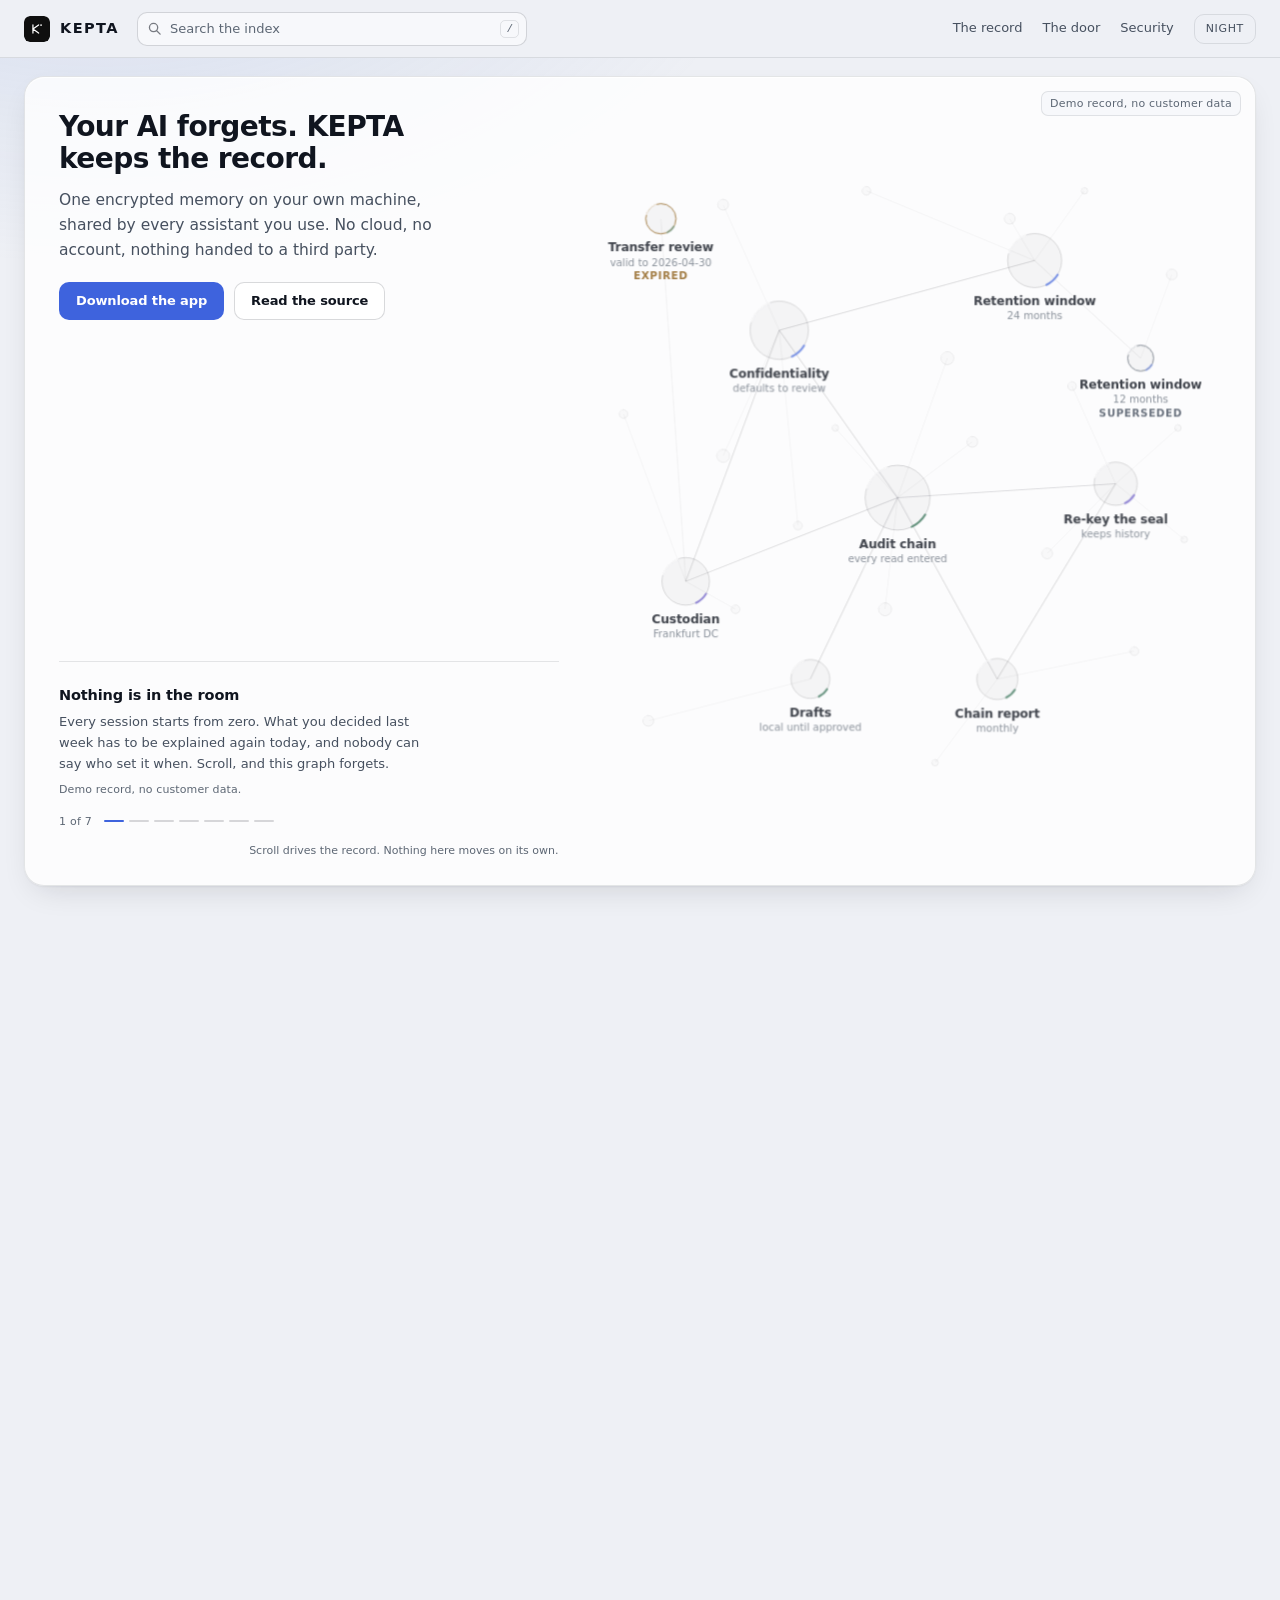
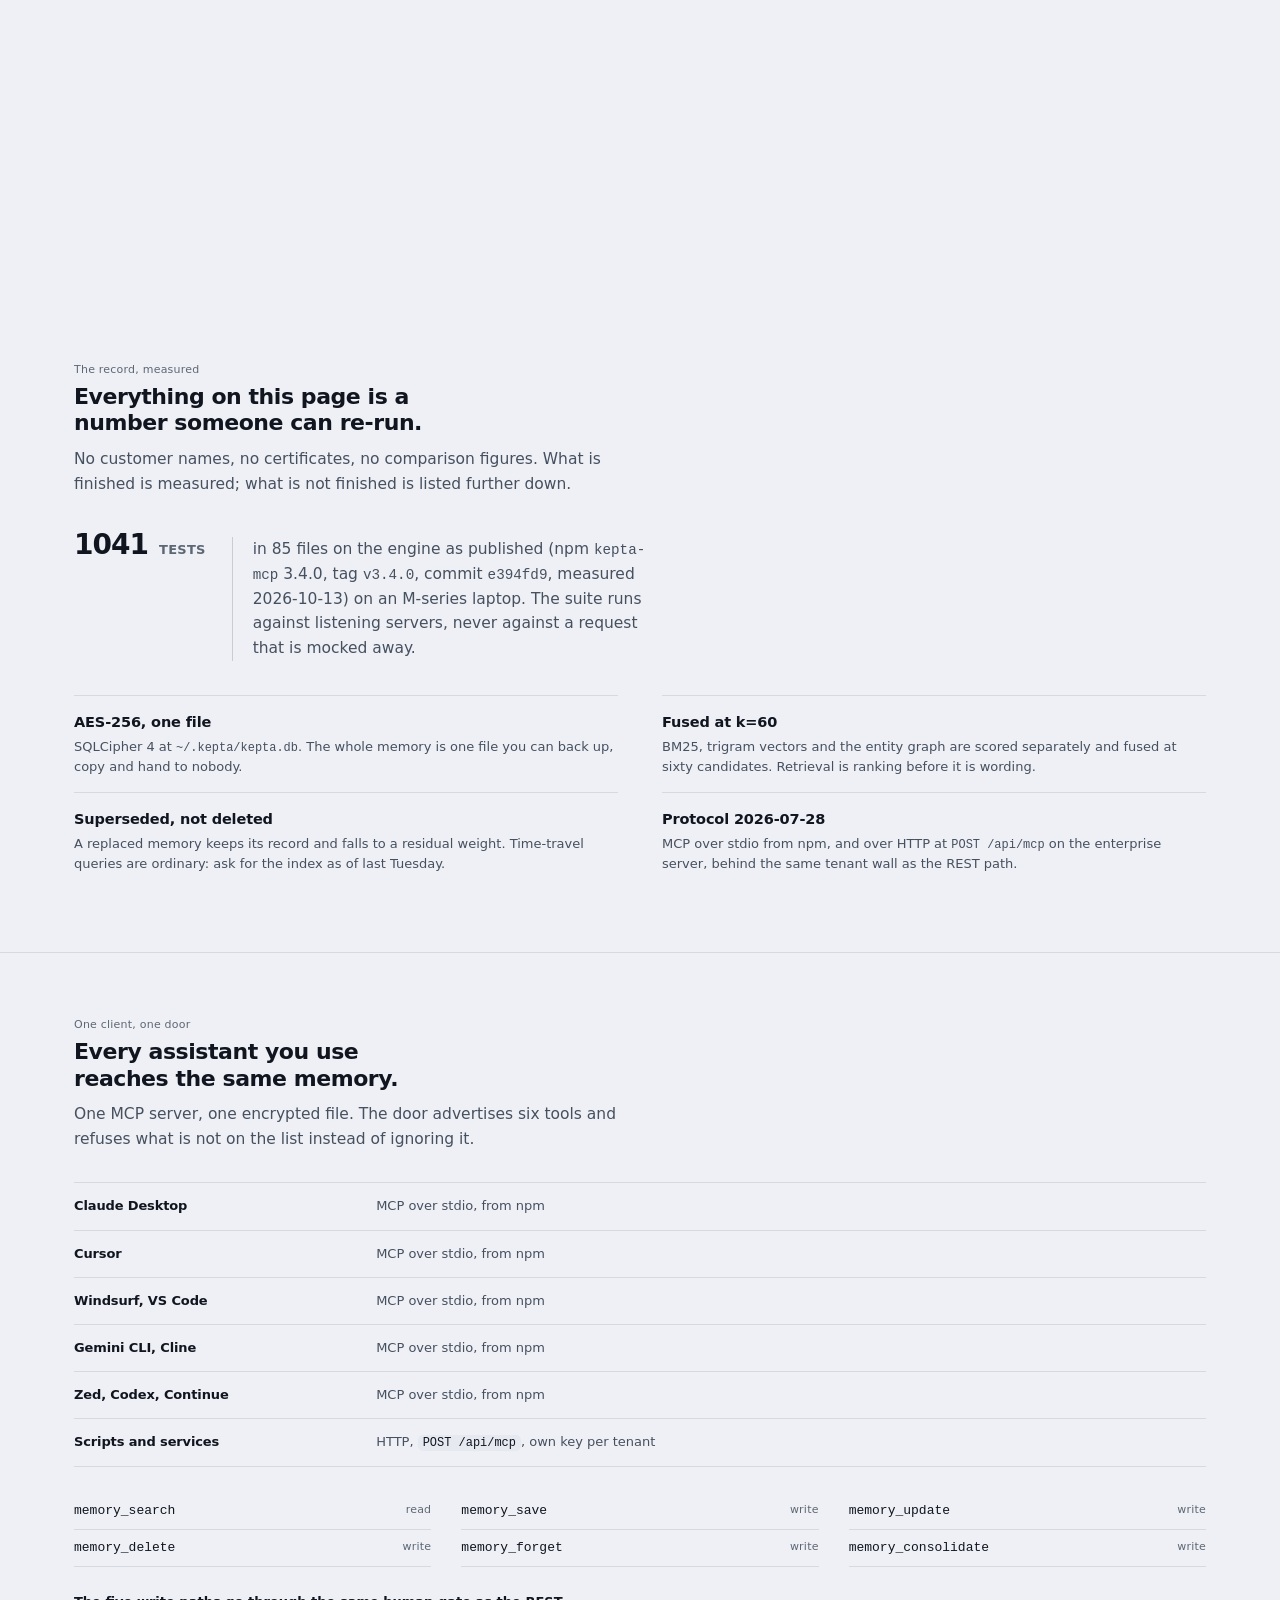
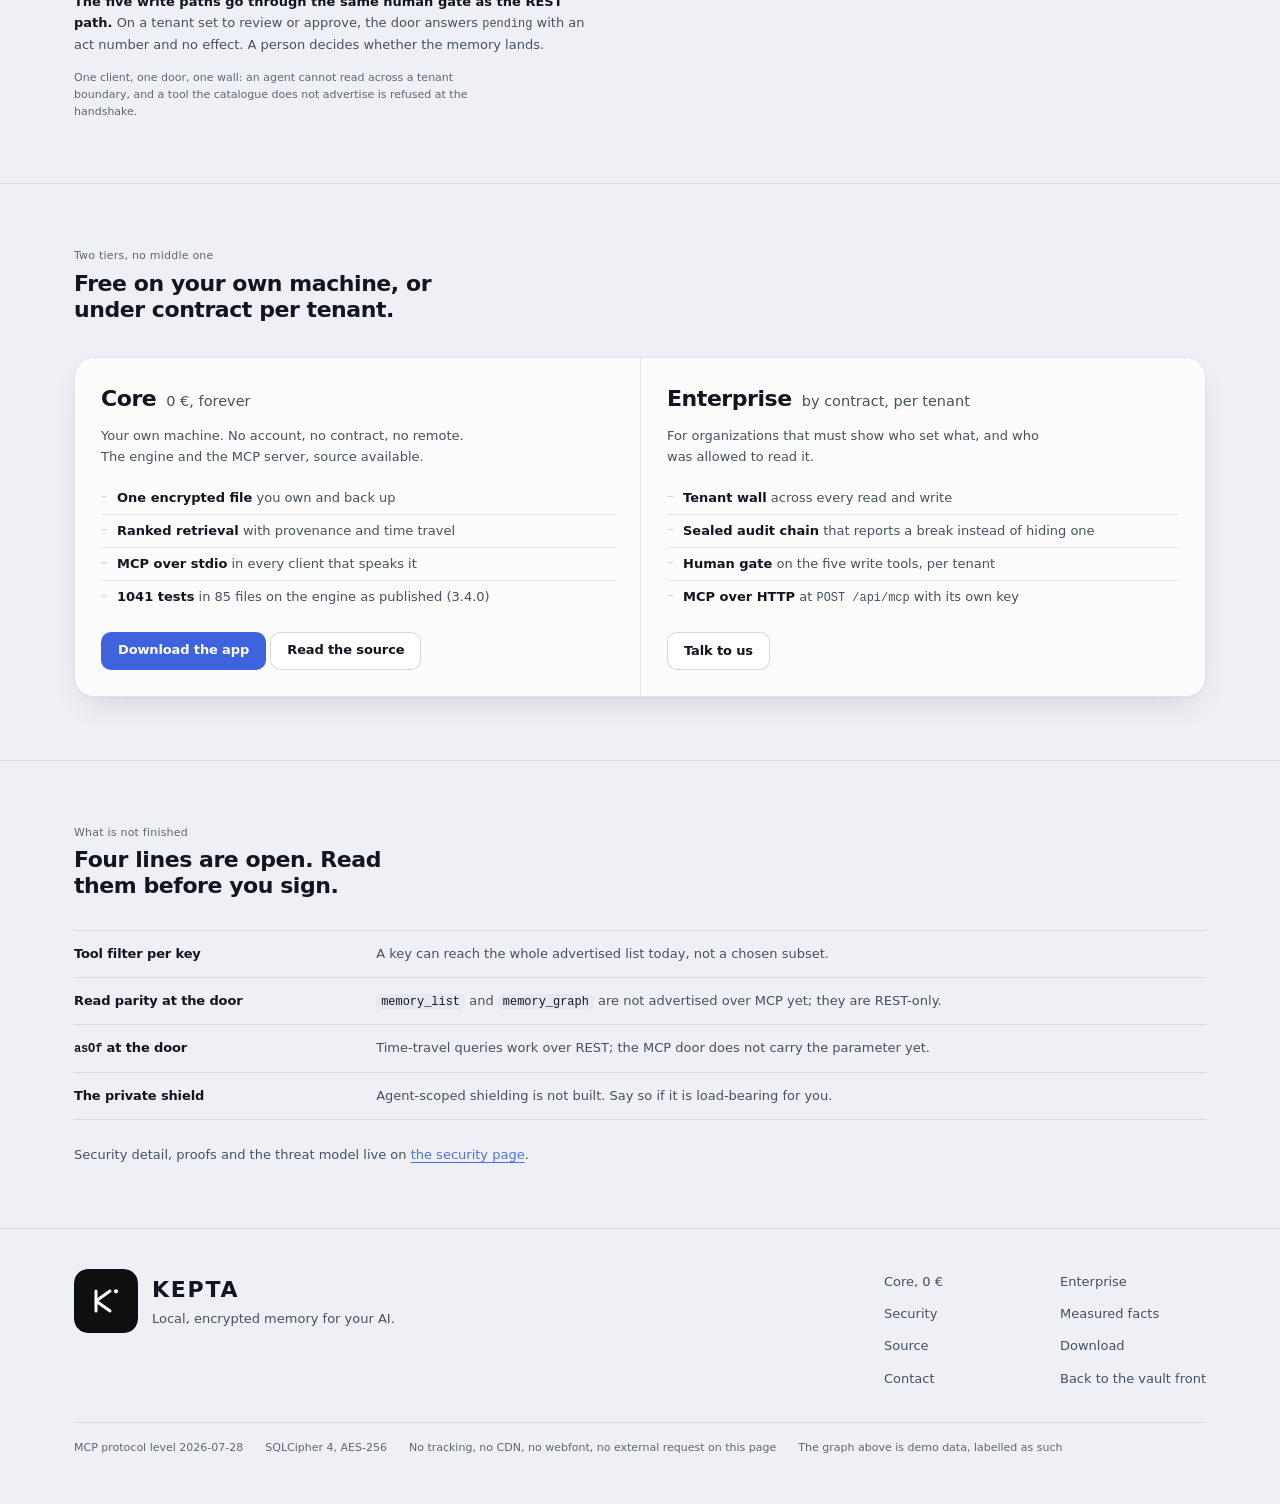
<file: vault.html>
<!doctype html>
<html lang="en">
<head>
<meta charset="utf-8">
<meta name="viewport" content="width=device-width, initial-scale=1">
<script>(function(){var r=document.documentElement;r.classList.add('js');var t;try{t=localStorage.getItem('kepta-theme')}catch(e){}if(t!=='dark')t='light';r.setAttribute('data-theme',t);})();</script>
<title>KEPTA - Local, encrypted memory for your AI</title>
<meta name="description" content="KEPTA gives every AI assistant one encrypted memory on your own machine. Ranked retrieval, provenance, a sealed audit chain, an MCP server for Claude, Cursor and any client. No cloud. No account.">
<meta name="robots" content="index,follow">
<meta name="color-scheme" content="light dark">
<meta name="theme-color" content="#eef0f5">
<link rel="canonical" href="https://damiantodorovic.github.io/">
<link rel="icon" href="favicon.ico" sizes="any">
<link rel="icon" type="image/svg+xml" href="favicon.svg">
<link rel="apple-touch-icon" href="apple-touch-icon.png">
<link rel="manifest" href="site.webmanifest">
<meta name="author" content="Damian Todorovic">
<meta property="og:type" content="website">
<meta property="og:site_name" content="KEPTA">
<meta property="og:title" content="KEPTA - Local, encrypted memory for your AI">
<meta property="og:description" content="One encrypted memory on your own machine that Claude, Cursor and every MCP client read and write. Ranked retrieval, provenance, sealed chain. No cloud, no account.">
<meta property="og:url" content="https://damiantodorovic.github.io/">
<meta property="og:image" content="https://damiantodorovic.github.io/og-image.jpg">
<meta property="og:image:width" content="1200">
<meta property="og:image:height" content="630">
<meta property="og:image:alt" content="KEPTA - local, encrypted memory for your AI: one encrypted file shared by every assistant, no cloud, no account">
<meta property="og:locale" content="en_US">
<meta name="twitter:card" content="summary_large_image">
<meta name="twitter:title" content="KEPTA - Local, encrypted memory for your AI">
<meta name="twitter:description" content="One encrypted memory on your own machine. Ranked retrieval, provenance, sealed chain. No cloud, no account.">
<meta name="twitter:image" content="https://damiantodorovic.github.io/og-image.jpg">
<script type="application/ld+json">{"@context":"https://schema.org","@type":"SoftwareApplication","name":"KEPTA","applicationCategory":"DeveloperApplication","operatingSystem":"macOS, Linux, Windows","description":"Local, encrypted memory layer for AI assistants, reached over MCP by every client.","codeRepository":"https://github.com/DamianTodorovic/kepta","url":"https://damiantodorovic.github.io/","offers":{"@type":"Offer","price":"0","priceCurrency":"EUR"}}</script>
<!--
  KEPTA - the vault front.
  Purpose   Landing surface: show a memory being set, retrieved, corrected and proven.
  Audience  People under a duty of confidentiality who want an agent memory they can hand to nobody.
  World     design/DESIGN.md v3, "Der Tresor aus poliertem Glas": one accent (steel blue) for
            action, active state and focus only; radius as hierarchy; one glass sheet per layer;
            courage at exactly two places, the graph and the search lens.
  Motion    design/MOTION.md. Seven beats, one main event each, every value a pure function of
            scroll position; interaction rides closed-form springs. Nothing moves without a cause.
  Facts     Only measured numbers. The graph is labelled demo data; no customer, no claim of
            certificates, no invented percentages.
  Cost      No webfont, no CDN, no tracking, no external request. Vector graph, transform and
            opacity only, no blur over large areas, rAF parked while nothing changes.
-->
<style>
/* ============================================================= tokens
   Two blocks, identical names. Light is Porzellan, dark is Tiefsee.
   Nothing in a component needs a rule of its own per theme.        */
:root{
  --sans: -apple-system, BlinkMacSystemFont, "SF Pro Text", "SF Pro Display", system-ui, "Segoe UI", sans-serif;
  --mono: ui-monospace, SFMono-Regular, "SF Mono", Menlo, Consolas, monospace;
  --panel: 20px; --card: 14px; --field: 10px; --chip: 7px; --badge: 5px;
  --d: 28px; --d2: 22px; --title: 14.5px; --read: 15.5px; --ui: 13px; --meta: 11px;
  --mast: 58px; --wrap: 1180px; --gut: 24px; --sh: 1vh;
  --track: -0.02em;
}
html[data-theme="light"]{
  color-scheme: light;
  --base: #eef0f5; --recess: #e6e9f0; --lift: #f7f8fb;
  --glass: rgba(255,255,255,.80); --glass-thick: rgba(255,255,255,.96);
  --edge: rgba(16,21,31,.10); --edge-hard: rgba(16,21,31,.16); --edge-in: rgba(255,255,255,.85);
  --ink: #10151f; --ink-2: #46505f; --ink-3: #5d6774;
  --accent: #3e63dd; --on-accent: #ffffff; --accent-line: rgba(62,99,221,.9);
  --accent-wash: rgba(62,99,221,.09);
  --shadow: 0 1px 2px rgba(16,21,31,.05), 0 12px 32px -12px rgba(16,21,31,.16);
  --shadow-lens: 0 2px 4px rgba(16,21,31,.06), 0 26px 60px -18px rgba(16,21,31,.28);
  --node: rgba(16,21,31,.045); --node-line: rgba(16,21,31,.20); --spec: rgba(255,255,255,1);
  --line: rgba(16,21,31,.17);
  --ok: #2a6b4e; --warn: #8a5a12; --bad: #a3283a;
  --t-decision: #3e63dd; --t-entity: #6a5ac8; --t-note: #2a6b4e;
  --ambient: rgba(120,150,215,.20);
}
html[data-theme="dark"]{
  color-scheme: dark;
  --base: #0a0c12; --recess: #0d1017; --lift: #12161f;
  --glass: rgba(255,255,255,.045); --glass-thick: rgba(22,27,38,.92);
  --edge: rgba(255,255,255,.10); --edge-hard: rgba(255,255,255,.17); --edge-in: rgba(255,255,255,.07);
  --ink: #e9edf5; --ink-2: #a9b3c2; --ink-3: #8792a3;
  --accent: #3e63dd; --on-accent: #ffffff; --accent-line: #869dff;
  --accent-wash: rgba(62,99,221,.16);
  --shadow: 0 1px 2px rgba(0,0,0,.4), 0 18px 44px -16px rgba(0,0,0,.62);
  --shadow-lens: 0 2px 6px rgba(0,0,0,.45), 0 30px 70px -20px rgba(0,0,0,.78);
  --node: rgba(255,255,255,.07); --node-line: rgba(255,255,255,.22); --spec: rgba(255,255,255,.5);
  --line: rgba(255,255,255,.15);
  --ok: #6dc19a; --warn: #e0a75a; --bad: #f0798d;
  --t-decision: #869dff; --t-entity: #a99cf0; --t-note: #6dc19a;
  --ambient: rgba(96,128,220,.14);
}

/* ============================================================== reset */
*,*::before,*::after{box-sizing:border-box}
html{-webkit-text-size-adjust:100%;scroll-behavior:smooth}
body{
  margin:0; background:var(--base); color:var(--ink);
  font-family:var(--sans); font-size:var(--ui); line-height:1.55;
  -webkit-font-smoothing:antialiased; text-rendering:optimizeLegibility;
}
body::before{
  /* the one light source: ambient, from the upper left. Not a wash. */
  content:""; position:fixed; inset:0; pointer-events:none; z-index:0;
  background:radial-gradient(76% 58% at 8% -10%, var(--ambient), transparent 68%);
}
h1,h2,h3,p,dl,dd,figure{margin:0}
a{color:inherit}
code{font-family:var(--mono); font-size:.92em; font-variant-numeric:tabular-nums}
::selection{background:var(--accent); color:var(--on-accent)}
:focus-visible{outline:2px solid var(--accent-line); outline-offset:3px; border-radius:3px}
input,button{font:inherit; color:inherit}
.skip{position:absolute; left:-9999px; top:0; z-index:60; background:var(--lift); color:var(--ink);
  padding:10px 16px; border-radius:var(--field); border:1px solid var(--edge-hard)}
.skip:focus{left:var(--gut)}

/* ============================================================== masthead */
.mast{
  position:sticky; top:0; z-index:30; height:var(--mast);
  display:flex; align-items:center; gap:18px;
  padding:0 var(--gut); background:var(--base);
  border-bottom:1px solid var(--edge);
}
.brand{display:flex; align-items:center; gap:10px; text-decoration:none; flex:0 0 auto}
.brand .mark{width:26px; height:26px; border-radius:6px; display:block}
.brand b{font-size:var(--title); font-weight:650; letter-spacing:.10em}
.search{position:relative; flex:1 1 320px; max-width:390px}
.search input{
  width:100%; height:34px; padding:0 34px 0 32px; -webkit-appearance:none; appearance:none;
  background:var(--lift); border:1px solid var(--edge-hard); border-radius:var(--field);
  font-size:var(--ui); caret-color:var(--accent);
  transition:border-color .12s linear, box-shadow .16s cubic-bezier(.2,.7,.3,1);
}
.search input::placeholder{color:var(--ink-3)}
.search input:focus{outline:none; border-color:var(--accent-line);
  /* the second brave place: the lensing glow, on focus only */
  box-shadow:0 0 0 3px var(--accent-wash), inset 0 0 12px -6px var(--accent-line)}
.search .glass-icon{position:absolute; left:10px; top:9px; width:15px; height:15px; pointer-events:none; opacity:.55}
.search kbd{
  position:absolute; right:8px; top:8px; font-family:var(--mono); font-size:var(--meta);
  color:var(--ink-3); border:1px solid var(--edge); border-radius:var(--badge); padding:1px 5px; line-height:1.35}
.lens{
  position:absolute; top:calc(100% + 10px); left:0; width:min(430px, 92vw);
  background:var(--glass-thick); border:1px solid var(--edge-hard); border-radius:var(--card);
  box-shadow:var(--shadow-lens); padding:8px; opacity:0; transform:translateY(-6px);
  pointer-events:none; transition:opacity .12s linear, transform .14s cubic-bezier(.2,.7,.3,1);
}
.lens[data-open="1"]{opacity:1; transform:none; pointer-events:auto}
.hit{display:block; width:100%; text-align:left; background:none; border:0; cursor:pointer;
  padding:9px 10px; border-radius:var(--chip)}
.hit + .hit{border-top:1px solid var(--edge)}
.hit:hover,.hit:focus-visible{background:var(--accent-wash)}
.hit .hl{display:block; font-size:var(--title); font-weight:600; letter-spacing:-.01em}
.hit .hv{display:block; font-size:var(--ui); color:var(--ink-2)}
.hit .hm{display:block; font-size:var(--meta); color:var(--ink-3); margin-top:3px}
.hit .hm span,.strip .why span{display:inline-block}
.hit .hm span + span{margin-left:13px}
.hit .rank{font-variant-numeric:tabular-nums; color:var(--ink-2); font-weight:600}
.empty-lens{padding:12px 12px 14px}
.empty-lens p{font-size:var(--ui); color:var(--ink-2)}
.empty-lens b{display:block; font-size:var(--title); font-weight:600; margin-bottom:3px}
.empty-lens a{color:var(--accent-line); text-underline-offset:3px}
.mnav{display:flex; align-items:center; gap:20px; margin-left:auto; flex:0 0 auto}
.mnav a{text-decoration:none; font-size:var(--ui); color:var(--ink-2)}
.mnav a:hover{color:var(--ink)}
.themebtn{background:none; border:1px solid var(--edge); border-radius:var(--field);
  height:30px; padding:0 11px; font-size:var(--meta); letter-spacing:.06em; text-transform:uppercase;
  color:var(--ink-2); cursor:pointer}
.themebtn:hover{border-color:var(--edge-hard); color:var(--ink)}

/* ============================================================== buttons */
.btn{
  display:inline-flex; align-items:center; gap:8px; height:38px; padding:0 16px;
  border-radius:var(--field); border:1px solid transparent; text-decoration:none;
  font-size:var(--ui); font-weight:600; letter-spacing:-.01em; cursor:pointer;
}
.btn.primary{background:var(--accent); color:var(--on-accent)}
.btn.primary:hover{filter:brightness(1.08)}
.btn.primary:active{transform:translateY(1px)}
.btn.ghost{border-color:var(--edge-hard); color:var(--ink); background:var(--glass)}
.btn.ghost:hover{border-color:var(--accent-line); color:var(--accent-line)}
.btn:focus-visible{outline:2px solid var(--accent-line); outline-offset:3px}

/* ============================================================== the stage */
.stage{position:relative; z-index:1}
.frame{
  position:sticky; top:var(--mast); height:calc(var(--sh) * 100 - var(--mast));
  display:flex; flex-direction:column; gap:12px; padding:18px var(--gut) 14px;
}
.stage.js-story{height:calc(var(--sh) * 560)}
.stage.js-reduce .frame,.stage:not(.js-story) .frame{position:static; height:auto}
.stage:not(.js-story) .panel{min-height:min(560px, 74vh)}
.stage:not(.js-story) .left{position:absolute; inset:0; width:auto}
.stage:not(.js-story){height:auto}
.panel{
  position:relative; flex:1 1 auto; min-height:0;
  background:var(--glass); border:1px solid var(--edge); border-radius:var(--panel);
  box-shadow:var(--shadow); overflow:hidden;
}
.panel::after{
  /* the sheet: a single bright edge at the top, light from above */
  content:""; position:absolute; inset:0; border-radius:var(--panel); pointer-events:none;
  box-shadow:inset 0 1px 0 var(--edge-in);
}
.right{position:absolute; inset:0}
.left{position:relative; z-index:2; height:100%; width:min(45%, 560px);
  padding:34px 20px 26px 34px; display:flex; flex-direction:column; min-width:0}
svg.graph{position:absolute; inset:0; display:block; width:100%; height:100%}
.demo{
  position:absolute; right:14px; top:14px; z-index:3;
  font-size:var(--meta); letter-spacing:.02em; color:var(--ink-3);
  background:var(--lift); border:1px solid var(--edge); border-radius:var(--chip); padding:3px 8px;
}
h1{font-size:var(--d); line-height:1.16; letter-spacing:var(--track); font-weight:650; max-width:19ch}
.lede{font-size:var(--read); line-height:1.6; color:var(--ink-2); margin-top:12px; max-width:42ch}
.acts{display:flex; gap:10px; margin-top:20px; flex-wrap:wrap}
.beats{
  margin-top:auto; padding-top:22px; border-top:1px solid var(--edge);
  min-height:120px;
}
.beats .beat{max-width:44ch}
.beat h2{font-size:var(--title); font-weight:650; letter-spacing:-.01em}
.beat p{font-size:var(--ui); color:var(--ink-2); margin-top:5px; line-height:1.6}
.beat .stat{font-size:var(--meta); color:var(--ink-3); font-variant-numeric:tabular-nums; margin-top:7px;
  letter-spacing:.01em}
.beat .stat em{font-style:normal; display:inline-block; margin-right:14px; color:var(--ink-2)}
.beat .stat code{font-size:var(--meta)}
.stage.js-story .beat{display:none}
.stage.js-story .beat[data-on="1"]{display:block}
.stage.js-reduce .beats{min-height:0; display:grid; gap:16px; grid-template-columns:repeat(2,minmax(0,1fr))}
.stage.js-reduce .beat{display:block}
.stage.js-reduce .rail{display:none}
.prov{
  position:relative; z-index:3; margin-top:24px;
  background:var(--glass-thick); border:1px solid var(--edge-hard); border-radius:var(--card);
  box-shadow:var(--shadow-lens); padding:11px 13px; opacity:0; visibility:hidden;
}
.prov .pt{font-size:var(--title); font-weight:600; letter-spacing:-.01em}
.prov .pd{font-size:var(--meta); color:var(--ink-2); margin-top:6px; font-variant-numeric:tabular-nums}
.prov .pd span{display:block}
.prov .pk{float:left; clear:left; width:82px; color:var(--ink-3)}
.prov .pv{color:var(--ink-2)}
.prov .pf{clear:left; margin-top:6px; letter-spacing:.06em; font-weight:650; color:var(--ink-2)}
.prov .pf.exp{color:var(--warn)}
.rail{display:flex; align-items:center; gap:12px; margin-top:14px; flex-wrap:wrap}
.rail .ticks{display:flex; gap:5px; flex:0 0 auto}
.rail .tk{display:block; width:20px; height:2px; background:var(--edge-hard); border-radius:1px}
.rail .tk[data-on="1"]{background:var(--accent)}
.rail .count{font-size:var(--meta); color:var(--ink-3); font-variant-numeric:tabular-nums; letter-spacing:.02em}
.rail .hint{margin-left:auto; font-size:var(--meta); color:var(--ink-3)}
.chainbox{position:absolute; left:50%; right:22px; bottom:18px; z-index:3;
  display:flex; flex-direction:column; gap:7px; opacity:0; visibility:hidden}
.chainbox .cl{font-size:var(--meta); color:var(--ink-3); font-variant-numeric:tabular-nums}
.chainbox .cl.bad{color:var(--bad)}
.chain{display:flex; align-items:center; flex-wrap:wrap; gap:2px 0}
.chain .lnk{
  font-family:var(--mono); font-size:var(--meta); color:var(--ink-2); font-variant-numeric:tabular-nums;
  background:var(--lift); border:1px solid var(--edge-hard); border-radius:var(--badge);
  padding:3px 6px; white-space:nowrap;
}
.chain .lnk.brk{color:var(--bad); border-color:var(--bad); background:none}
.chain .arw{width:14px; height:1px; background:currentColor; color:var(--line); position:relative; flex:0 0 14px}
.chain .arw::after{content:""; position:absolute; right:0; top:-2px; border-left:4px solid currentColor;
  border-top:2.5px solid transparent; border-bottom:2.5px solid transparent}
.chain .arw[data-brk]{transition:color .1s linear}
svg .nlab{font-size:var(--ui); font-weight:600; letter-spacing:-.01em; fill:var(--ink)}
svg .nmeta{font-size:var(--meta); fill:var(--ink-3); font-variant-numeric:tabular-nums}
svg .nflag{font-size:var(--meta); font-weight:650; letter-spacing:.06em; fill:var(--ink-2)}
svg .nflag.exp{fill:var(--warn)}
svg .edge{fill:none; stroke:var(--line)}
svg .node{cursor:pointer}
svg .node.ghost{cursor:default}
svg .node:focus{outline:none}
svg .node:focus-visible .body,svg .node:focus-visible circle{stroke:var(--accent-line); stroke-width:2.4}

/* ============================================================== the record */
.wrap{max-width:var(--wrap); margin:0 auto; padding:0 var(--gut)}
section.band{position:relative; z-index:1; padding:clamp(52px,7vh,92px) 0}
section.band + section.band{border-top:1px solid var(--edge)}
.eyebrow{font-size:var(--meta); color:var(--ink-3); font-variant-numeric:tabular-nums; letter-spacing:.02em}
h2.sec{font-size:var(--d2); line-height:1.2; letter-spacing:var(--track); font-weight:650; margin-top:6px; max-width:24ch}
.seclede{font-size:var(--read); color:var(--ink-2); margin-top:10px; max-width:60ch; line-height:1.62}
.strip{display:flex; align-items:baseline; gap:26px; margin-top:34px; flex-wrap:wrap}
.strip .fig{display:flex; align-items:baseline; gap:2px; flex:0 0 auto}
/* DESIGN.md caps display at 28px. Dominance here comes from weight, isolation and a
   recessed label, not from size. */
.strip .num{font-size:var(--d); line-height:1; font-weight:650; letter-spacing:-.035em;
  font-variant-numeric:tabular-nums}
.strip .unit{font-size:var(--ui); font-weight:600; letter-spacing:.02em; margin-left:9px; color:var(--ink-3);
  text-transform:uppercase}
.strip .why{flex:1 1 330px; font-size:var(--read); color:var(--ink-2); line-height:1.6; max-width:44ch;
  border-left:1px solid var(--edge-hard); padding-left:20px}
dl.facts{margin-top:34px; display:grid; grid-template-columns:repeat(2,minmax(0,1fr)); gap:0 44px}
dl.facts .fact{padding:15px 0; border-top:1px solid var(--edge)}
dl.facts dt{font-size:var(--title); font-weight:650; letter-spacing:-.01em; font-variant-numeric:tabular-nums}
dl.facts dd{font-size:var(--ui); color:var(--ink-2); margin-top:3px; line-height:1.55}
.two{display:grid; grid-template-columns:minmax(0,1fr) minmax(0,1fr); gap:0;
  border:1px solid var(--edge); border-radius:var(--panel); background:var(--glass);
  box-shadow:var(--shadow); overflow:hidden; margin-top:34px}
.two > div{padding:24px 26px 26px}
.two > div + div{border-left:1px solid var(--edge)}
.tier .th{display:flex; align-items:baseline; gap:10px; flex-wrap:wrap}
.tier h3{font-size:var(--d2); letter-spacing:var(--track); font-weight:650; margin:0}
.tier .price{font-size:var(--title); color:var(--ink-2); font-variant-numeric:tabular-nums}
.tier p{font-size:var(--ui); color:var(--ink-2); margin-top:10px; line-height:1.6; max-width:46ch}
.tier ul{list-style:none; margin:14px 0 18px; padding:0}
.tier li{font-size:var(--ui); padding:6px 0 6px 16px; position:relative; border-top:1px solid var(--edge); color:var(--ink-2)}
.tier li:first-child{border-top:0}
.tier li::before{content:""; position:absolute; left:0; top:14px; width:6px; height:1px; background:var(--edge-hard)}
.tier li b{color:var(--ink); font-weight:600}
.rows{margin-top:30px; border-top:1px solid var(--edge)}
.row{display:grid; grid-template-columns:minmax(0,.34fr) minmax(0,1fr); gap:20px;
  padding:13px 0; border-bottom:1px solid var(--edge); align-items:baseline}
.row .k{font-size:var(--ui); font-weight:600; letter-spacing:-.01em}
.row .v{font-size:var(--ui); color:var(--ink-2)}
.row .v code{color:var(--ink); background:var(--recess); border-radius:var(--badge); padding:1px 5px}
.tools{margin-top:26px; display:grid; grid-template-columns:repeat(3,minmax(0,1fr)); gap:0 30px}
.tool{display:flex; justify-content:space-between; gap:12px; padding:8px 0; border-bottom:1px solid var(--edge)}
.tool code{font-size:var(--ui)}
.tool span{font-size:var(--meta); color:var(--ink-3); letter-spacing:.02em}
.note{margin-top:24px; font-size:var(--ui); color:var(--ink-2); max-width:62ch; line-height:1.62}
.note b{color:var(--ink); font-weight:600}
.refused{margin-top:14px; font-size:var(--meta); color:var(--ink-3); max-width:60ch}

/* ============================================================== footer */
footer{border-top:1px solid var(--edge); padding:40px 0 52px; position:relative; z-index:1}
.fgrid{display:flex; gap:26px; align-items:flex-start; flex-wrap:wrap}
.fmark{display:flex; gap:14px; align-items:center}
.fmark .mark{width:64px; height:64px; border-radius:14px; display:block; flex:0 0 auto}
.fmark .fw b{display:block; font-size:var(--d2); font-weight:650; letter-spacing:.08em}
.fmark .fw span{display:block; font-size:var(--ui); color:var(--ink-2); margin-top:2px}
.flinks{margin-left:auto; display:grid; grid-template-columns:repeat(2,minmax(120px,1fr)); gap:6px 30px}
.flinks a{font-size:var(--ui); color:var(--ink-2); text-decoration:none; padding:3px 0}
.flinks a:hover{color:var(--accent-line)}
.fmeta{margin-top:30px; padding-top:16px; border-top:1px solid var(--edge);
  display:flex; gap:22px; flex-wrap:wrap; font-size:var(--meta); color:var(--ink-3);
  font-variant-numeric:tabular-nums}

/* ============================================================== responsive */
@media (max-width:1024px){
  .tools{grid-template-columns:repeat(2,minmax(0,1fr))}
  dl.facts{grid-template-columns:1fr}
}
@media (max-width:900px){
  .mnav .hide{display:none}
  .frame{padding-top:12px}
  .panel{display:grid; grid-template-columns:1fr; grid-template-rows:minmax(300px,44%) 1fr}
  .right{position:relative; grid-row:1; min-height:0}
  .left{position:relative; grid-row:2; width:auto; height:auto; padding:18px 18px 16px}
  h1{font-size:24px; max-width:22ch}
  .lede{margin-top:9px; font-size:var(--ui)}
  .acts{margin-top:14px}
  .beats{min-height:96px; padding-top:16px}
  .stage.js-reduce .beats{grid-template-columns:1fr}
  .chainbox{left:12px; right:12px; bottom:10px}
  .two{grid-template-columns:1fr}
  .two > div + div{border-left:0; border-top:1px solid var(--edge)}
  .strip .why{border-left:0; padding-left:0; border-top:1px solid var(--edge-hard); padding-top:14px}
}
@media (max-width:560px){
  :root{--gut:16px; --d:23px; --d2:20px}
  .mast{gap:12px}
  .mast .mnav a{display:none}
  .search kbd{display:none}
  /* on a phone the lens belongs to the masthead, not to the field's left edge */
  .lens{position:fixed; left:var(--gut); right:var(--gut); width:auto; top:calc(var(--mast) + 6px)}
  .demo{top:auto; bottom:6px; right:6px}
  .panel{grid-template-rows:minmax(250px,36%) 1fr}
  .row{grid-template-columns:1fr; gap:2px}
  .tools{grid-template-columns:1fr}
  .flinks{margin-left:0}
  .rail .hint{display:none}
}
@media (prefers-reduced-motion:reduce){
  html{scroll-behavior:auto}
  *,*::before,*::after{transition:none !important; animation:none !important}
}
/* Reduced motion is a different composition, not a frozen one: the sheet is no
   longer pinned, so the graph and the seven states of the record stack in flow. */
.stage.js-reduce .panel{display:flex; flex-direction:column}
.stage.js-reduce .right{order:-1; position:relative; height:min(42vh,400px); border-bottom:1px solid var(--edge)}
.stage.js-reduce .left{position:static; width:auto; height:auto; padding:26px 26px 24px; display:block}
.stage.js-reduce .beats{display:grid; gap:18px 30px; grid-template-columns:repeat(2,minmax(0,1fr));
  min-height:0; margin-top:24px; padding-top:22px}
.stage.js-reduce .beat{display:block}
.stage.js-reduce .rail{display:none}
@media (max-width:900px){
  .stage.js-reduce .left{padding:18px}
  .stage.js-reduce .beats{grid-template-columns:1fr}
  .stage.js-reduce .right{height:38vh}
}
</style>
</head>
<body data-page="vault">
<a class="skip" href="#record">Skip to the record</a>

<header class="mast">
  <a class="brand" href="#top" aria-label="KEPTA, home">
    <svg class="mark" viewBox="0 0 512 512" role="img" aria-label="KEPTA Logo"><rect width="512" height="512" rx="112" fill="#0f0f0f"/><circle cx="176" cy="256" r="11" fill="#ffffff"/><path d="M176 256V176 M176 256V336 M176 256L288 176 M176 256L288 336" stroke="#ffffff" stroke-width="24" stroke-linecap="round" fill="none"/><circle cx="336" cy="178" r="17" fill="#ffffff"/></svg>
    <b>KEPTA</b>
  </a>
  <div class="search">
    <svg class="glass-icon" viewBox="0 0 16 16" aria-hidden="true"><circle cx="7" cy="7" r="4.4" fill="none" stroke="currentColor" stroke-width="1.4"/><path d="M10.6 10.6L14 14" stroke="currentColor" stroke-width="1.4" stroke-linecap="round"/></svg>
    <input id="q" type="search" autocomplete="off" spellcheck="false" placeholder="Search the index" aria-label="Search the demo index" aria-describedby="qhelp">
    <kbd>/</kbd>
    <span id="qhelp" hidden="hidden">Type to search the demo record. The first hit is lifted in the graph.</span>
    <div class="lens" id="lens" role="region" aria-live="polite" aria-label="Search results"></div>
  </div>
  <nav class="mnav" aria-label="Primary">
    <a class="hide" href="#record">The record</a>
    <a class="hide" href="#door">The door</a>
    <a href="trust.html">Security</a>
    <button class="themebtn" id="theme" type="button" aria-pressed="false">Night</button>
  </nav>
</header>

<main id="top">

  <!-- ============================ beat 1 to 7: the vault front ============================ -->
  <section class="stage" id="stage" aria-label="What KEPTA does, in seven beats">
    <div class="frame">
      <div class="panel">
        <div class="left">
          <h1>Your AI forgets. KEPTA keeps the record.</h1>
          <p class="lede">One encrypted memory on your own machine, shared by every assistant you use.
            No cloud, no account, nothing handed to a third party.</p>
          <div class="acts">
            <a class="btn primary" href="https://github.com/DamianTodorovic/kepta/releases/latest">Download the app</a>
            <a class="btn ghost" href="https://github.com/DamianTodorovic/kepta">Read the source</a>
          </div>
          <div class="prov" id="prov" role="status" aria-live="polite"></div>
          <div class="beats" id="beats">            <div class="beat">
              <h2>Nothing is in the room</h2>
              <p>Every session starts from zero. What you decided last week has to be explained again today, and nobody can say who set it when. Scroll, and this graph forgets.</p>
              <p class="stat">Demo record, no customer data.</p>
            </div>
            <div class="beat">
              <h2>Set once, kept</h2>
              <p>A memory is a node with a type, a weight and a validity, not a text field in a prompt. It is written to one encrypted file on your machine and it stays.</p>
              <p class="stat"><em>SQLCipher 4</em><em>AES-256</em><em><code>~/.kepta/kepta.db</code></em></p>
            </div>
            <div class="beat">
              <h2>Retrieval is ranking, not quoting</h2>
              <p>Words and links are scored separately, then fused, and the best-matching memory is lifted. This page ranks words and links in your browser; the product adds trigram vectors and fuses at k=60.</p>
              <p class="stat">Try the field above. Any node answers.</p>
            </div>
            <div class="beat">
              <h2>Provenance is part of the sentence</h2>
              <p>Person, agent or import, out of a named file, valid since a date you can query against. An answer without provenance is a guess with good grammar.</p>
              <p class="stat">Hover or focus any node for its proof.</p>
            </div>
            <div class="beat">
              <h2>A correction keeps its proof</h2>
              <p>The superseded memory does not disappear. Its weight drops to a residual, its record stays, and the newer version answers instead. The expired one goes amber, not deleted.</p>
              <p class="stat">SUPERSEDED and EXPIRED are status levels, not decoration.</p>
            </div>
            <div class="beat">
              <h2>The chain reports tampering</h2>
              <p>Every read and every write is entered, and each entry points to its predecessor. Reach back to change one and the chain breaks where you touched it, and says so.</p>
              <p class="stat">The break sits on the link into entry 5.</p>
            </div>
            <div class="beat">
              <h2>One client, one door</h2>
              <p>Claude Desktop, Cursor, Windsurf, Gemini CLI, Zed, Codex or a script over HTTP. They all reach this same record through one MCP door, behind the same wall.</p>
              <p class="stat">Six tools advertised. Anything else is refused.</p>
            </div>
          </div>
          <div class="rail" aria-hidden="true">
            <span class="count" id="count">1 of 7</span>
            <span class="ticks" id="ticks"></span>
            <span class="hint">Scroll drives the record. Nothing here moves on its own.</span>
          </div>
        </div>
        <div class="right">
          <span class="demo" id="demoChip">Demo record, no customer data</span>
          <svg class="graph" id="graph" aria-hidden="true"></svg>
          <div class="chainbox" id="chainbox">
            <span class="cl">sealed audit chain, newest on the right</span>
            <div class="chain" id="chain"></div>
          </div>
        </div>
      </div>
    </div>
  </section>

  <!-- ============================ the record, measured ============================ -->
  <section class="band" id="record">
    <div class="wrap">
      <p class="eyebrow">The record, measured</p>
      <h2 class="sec">Everything on this page is a number someone can re-run.</h2>
      <p class="seclede">No customer names, no certificates, no comparison figures. What is finished is
        measured; what is not finished is listed further down.</p>
      <div class="strip">
        <div class="fig"><span class="num">1041</span><span class="unit">tests</span></div>
        <p class="why">in 85 files on the engine as published (npm <code>kepta-mcp</code> 3.4.0, tag <code>v3.4.0</code>, commit <code>e394fd9</code>, measured 2026-10-13) on an
          M-series laptop. The suite runs against listening servers, never against a request that is
          mocked away.</p>
      </div>
      <dl class="facts">
        <div class="fact"><dt>AES-256, one file</dt>
          <dd>SQLCipher 4 at <code>~/.kepta/kepta.db</code>. The whole memory is one file you can back up,
            copy and hand to nobody.</dd></div>
        <div class="fact"><dt>Fused at k&#61;60</dt>
          <dd>BM25, trigram vectors and the entity graph are scored separately and fused at sixty
            candidates. Retrieval is ranking before it is wording.</dd></div>
        <div class="fact"><dt>Superseded, not deleted</dt>
          <dd>A replaced memory keeps its record and falls to a residual weight. Time-travel queries are
            ordinary: ask for the index as of last Tuesday.</dd></div>
        <div class="fact"><dt>Protocol 2026-07-28</dt>
          <dd>MCP over stdio from npm, and over HTTP at <code>POST /api/mcp</code> on the enterprise
            server, behind the same tenant wall as the REST path.</dd></div>
      </dl>
    </div>
  </section>

  <!-- ============================ one client, one door ============================ -->
  <section class="band" id="door">
    <div class="wrap">
      <p class="eyebrow">One client, one door</p>
      <h2 class="sec">Every assistant you use reaches the same memory.</h2>
      <p class="seclede">One MCP server, one encrypted file. The door advertises six tools and refuses
        what is not on the list instead of ignoring it.</p>
      <div class="rows">
        <div class="row"><span class="k">Claude Desktop</span><span class="v">MCP over stdio, from npm</span></div>
        <div class="row"><span class="k">Cursor</span><span class="v">MCP over stdio, from npm</span></div>
        <div class="row"><span class="k">Windsurf, VS Code</span><span class="v">MCP over stdio, from npm</span></div>
        <div class="row"><span class="k">Gemini CLI, Cline</span><span class="v">MCP over stdio, from npm</span></div>
        <div class="row"><span class="k">Zed, Codex, Continue</span><span class="v">MCP over stdio, from npm</span></div>
        <div class="row"><span class="k">Scripts and services</span><span class="v">HTTP, <code>POST /api/mcp</code>, own key per tenant</span></div>
      </div>
      <div class="tools" id="tools"></div>
      <p class="note"><b>The five write paths go through the same human gate as the REST path.</b> On a
        tenant set to review or approve, the door answers <code>pending</code> with an act number and no
        effect. A person decides whether the memory lands.</p>
      <p class="refused">One client, one door, one wall: an agent cannot read across a tenant boundary,
        and a tool the catalogue does not advertise is refused at the handshake.</p>
    </div>
  </section>

  <!-- ============================ two tiers ============================ -->
  <section class="band" id="tiers">
    <div class="wrap">
      <p class="eyebrow">Two tiers, no middle one</p>
      <h2 class="sec">Free on your own machine, or under contract per tenant.</h2>
      <div class="two">
        <div class="tier" id="core">
          <div class="th"><h3>Core</h3><span class="price">0 &#8364;, forever</span></div>
          <p>Your own machine. No account, no contract, no remote. The engine and the MCP server,
            source available.</p>
          <ul>
            <li><b>One encrypted file</b> you own and back up</li>
            <li><b>Ranked retrieval</b> with provenance and time travel</li>
            <li><b>MCP over stdio</b> in every client that speaks it</li>
            <li><b>1041 tests</b> in 85 files on the engine as published (3.4.0)</li>
          </ul>
          <a class="btn primary" href="https://github.com/DamianTodorovic/kepta/releases/latest">Download the app</a>
          <a class="btn ghost" href="https://github.com/DamianTodorovic/kepta">Read the source</a>
        </div>
        <div class="tier" id="enterprise">
          <div class="th"><h3>Enterprise</h3><span class="price">by contract, per tenant</span></div>
          <p>For organizations that must show who set what, and who was allowed to read it.</p>
          <ul>
            <li><b>Tenant wall</b> across every read and write</li>
            <li><b>Sealed audit chain</b> that reports a break instead of hiding one</li>
            <li><b>Human gate</b> on the five write tools, per tenant</li>
            <li><b>MCP over HTTP</b> at <code>POST /api/mcp</code> with its own key</li>
          </ul>
          <a class="btn ghost" href="mailto:damian2212todi@gmail.com?subject=KEPTA%20Enterprise">Talk to us</a>
        </div>
      </div>
    </div>
  </section>

  <!-- ============================ honest limits ============================ -->
  <section class="band" id="limits">
    <div class="wrap">
      <p class="eyebrow">What is not finished</p>
      <h2 class="sec">Four lines are open. Read them before you sign.</h2>
      <div class="rows">
        <div class="row"><span class="k">Tool filter per key</span><span class="v">A key can reach the whole advertised list today, not a chosen subset.</span></div>
        <div class="row"><span class="k">Read parity at the door</span><span class="v"><code>memory_list</code> and <code>memory_graph</code> are not advertised over MCP yet; they are REST-only.</span></div>
        <div class="row"><span class="k"><code>asOf</code> at the door</span><span class="v">Time-travel queries work over REST; the MCP door does not carry the parameter yet.</span></div>
        <div class="row"><span class="k">The private shield</span><span class="v">Agent-scoped shielding is not built. Say so if it is load-bearing for you.</span></div>
      </div>
      <p class="note">Security detail, proofs and the threat model live on
        <a href="trust.html" style="text-underline-offset:3px; color:var(--accent-line)">the security page</a>.</p>
    </div>
  </section>

  <footer>
    <div class="wrap">
      <div class="fgrid">
        <div class="fmark">
          <svg class="mark" viewBox="0 0 512 512" role="img" aria-label="KEPTA Logo"><rect width="512" height="512" rx="112" fill="#0f0f0f"/><circle cx="176" cy="256" r="11" fill="#ffffff"/><path d="M176 256V176 M176 256V336 M176 256L288 176 M176 256L288 336" stroke="#ffffff" stroke-width="24" stroke-linecap="round" fill="none"/><circle cx="336" cy="178" r="17" fill="#ffffff"/></svg>
          <div class="fw"><b>KEPTA</b><span>Local, encrypted memory for your AI.</span></div>
        </div>
        <nav class="flinks" aria-label="Footer">
          <a href="#core">Core, 0 &#8364;</a>
          <a href="#enterprise">Enterprise</a>
          <a href="trust.html">Security</a>
          <a href="#record">Measured facts</a>
          <a href="https://github.com/DamianTodorovic/kepta">Source</a>
          <a href="https://github.com/DamianTodorovic/kepta/releases/latest">Download</a>
          <a href="mailto:damian2212todi@gmail.com">Contact</a>
          <a href="#top">Back to the vault front</a>
        </nav>
      </div>
      <div class="fmeta">
        <span>MCP protocol level 2026-07-28</span>
        <span>SQLCipher 4, AES-256</span>
        <span>No tracking, no CDN, no webfont, no external request on this page</span>
        <span>The graph above is demo data, labelled as such</span>
      </div>
    </div>
  </footer>
</main>

<script>
(function(){
"use strict";
var D=document, W=window, root=D.documentElement;

/* ---------------------------------------------------------------- guards
   matchMedia must be read here, not only in CSS: the probe asserts that a
   requested reduced-motion state actually arrives in this script.        */
var MQ = !!W.matchMedia;
var mqReduce = MQ ? W.matchMedia("(prefers-reduced-motion: reduce)") : null;
var REDUCE = !!(mqReduce && mqReduce.matches);
root.style.setProperty("--sh", (W.innerHeight/100) + "px");

/* ---------------------------------------------------------------- theme */
var themeBtn = D.getElementById("theme");
function setTheme(t, save){
  root.setAttribute("data-theme", t);
  themeBtn.textContent = t === "dark" ? "Day" : "Night";
  themeBtn.setAttribute("aria-pressed", t === "dark" ? "true" : "false");
  themeBtn.setAttribute("aria-label", "Switch to the " + (t === "dark" ? "light" : "dark") + " theme");
  var m = D.querySelector('meta[name="theme-color"]');
  if(m) m.setAttribute("content", t === "dark" ? "#0a0c12" : "#eef0f5");
  if(save){ try{ W.localStorage.setItem("kepta-theme", t); }catch(e){} }
}
setTheme(root.getAttribute("data-theme") === "dark" ? "dark" : "light", false);
themeBtn.addEventListener("click", function(){
  setTheme(root.getAttribute("data-theme") === "dark" ? "light" : "dark", true);
});

/* ---------------------------------------------------------------- the model
   Nine memories a person can read, and the field of smaller ones an index really
   has around them. Positions are normalized so one table serves both layouts.    */
var TAU = Math.PI*2;
var NODES = [
  {id:"chain", t:"note",     lab:"Audit chain",        val:"every read entered",   nx:.50, ny:.46, bx:.50, by:.54, r:30, src:"human",  act:"act 4117", since:"2026-02-04", w:.94},
  {id:"conf",  t:"decision", lab:"Confidentiality",    val:"defaults to review",   nx:.26, ny:.24, bx:.31, by:.30, r:27, src:"human",  act:"act 4102", since:"2026-01-27", w:.90},
  {id:"ret",   t:"decision", lab:"Retention window",   val:"24 months",            nx:.74, ny:.16, bx:.72, by:.20, r:25, src:"agent",  act:"act 4141", since:"2026-03-11", w:.86},
  {id:"cust",  t:"entity",   lab:"Custodian",          val:"Frankfurt DC",         nx:.13, ny:.62, bx:.16, by:.66, r:22, src:"import", act:"act 3988", since:"2025-11-08", w:.71},
  {id:"key",   t:"howto",    lab:"Re-key the seal",    val:"keeps history",        nx:.87, ny:.70, bx:.85, by:.52, r:20, src:"human",  act:"act 4160", since:"2026-04-02", w:.68},
  {id:"draft", t:"pref",     lab:"Drafts",             val:"local until approved", nx:.30, ny:.84, bx:.36, by:.80, r:18, src:"agent",  act:"act 4173", since:"2026-04-19", w:.63},
  {id:"report",t:"note",     lab:"Chain report",       val:"monthly",              nx:.68, ny:.86, bx:.66, by:.80, r:19, src:"human",  act:"act 4181", since:"2026-05-06", w:.60},
  {id:"sup",   t:"decision", lab:"Retention window",   val:"12 months",            nx:.91, ny:.40, bx:.89, by:.34, r:12, src:"human",  act:"act 4021", since:"2025-09-30", w:.22, flag:"SUPERSEDED"},
  {id:"exp",   t:"note",     lab:"Transfer review",    val:"valid to 2026-04-30",  nx:.08, ny:.10, bx:.12, by:.14, r:14, src:"import", act:"act 3966", since:"2025-10-14", w:.30, flag:"EXPIRED"}
];
/* the rest of the index: real memories, too small to caption at this distance */
var GHOSTS = [
  [.22,.12,5,"conf"],[.45,.10,4,"ret"],[.58,.34,6,"chain"],[.80,.10,3,"ret"],[.94,.22,5,"sup"],
  [.06,.42,4,"cust"],[.22,.48,6,"conf"],[.40,.44,3,"chain"],[.62,.46,5,"chain"],[.78,.38,4,"key"],
  [.95,.44,3,"key"],[.10,.86,5,"draft"],[.24,.70,4,"cust"],[.48,.70,6,"chain"],[.56,.92,3,"report"],
  [.74,.62,5,"key"],[.88,.76,4,"report"],[.96,.60,3,"key"],[.34,.58,4,"conf"],[.68,.14,5,"ret"]
];
var GHOST = [];
GHOSTS.forEach(function(g, i){
  GHOST.push({id:"g" + (i+1), ghost:true, t:"note", nx:g[0], ny:g[1], bx:g[0], by:g[1], r:g[2], hub:g[3]});
});
var ALL = NODES.concat(GHOST);
var BY = {}; ALL.forEach(function(n,i){ n.i = i; BY[n.id] = n; });
var EDGES = [["chain","conf"],["chain","cust"],["chain","key"],["chain","draft"],["chain","report"],
             ["conf","ret"],["conf","cust"],["ret","sup"],["cust","exp"],["key","report"]];
GHOST.forEach(function(g){ EDGES.push([g.id, g.hub]); });
var CORE = ["chain","conf","ret","cust"], LATE = ["key","draft","report"], CORRECT = ["sup","exp"];
var FIELD = GHOST.map(function(g){ return g.id; });
var TYPE = {decision:"--t-decision", entity:"--t-entity", howto:"--t-entity", note:"--t-note", pref:"--t-note"};

/* the five write tools and the one read tool, as the catalogue advertises them */
var TOOLS = [["memory_search","read"],["memory_save","write"],["memory_update","write"],
             ["memory_delete","write"],["memory_forget","write"],["memory_consolidate","write"]];
var CHAIN = ["9f2c","4a17","c803","61be","0d5a","7e94"];

/* ---------------------------------------------------------------- math */
function cl(v,a,b){ return v<a?a:(v>b?b:v); }
function rm(v,a,b){ return cl((v-a)/(b-a||1),0,1); }
function sm(t){ return t*t*(3-2*t); }
function eo(t){ return 1-Math.pow(1-t,3); }
function lerp(a,b,t){ return a+(b-a)*t; }

/* closed-form spring: a value that changes target several times is the sum of
   one spring per change, so any frame is still a pure function of time.     */
function Spring(zeta, omega){ this.z=zeta; this.w=omega; this.s=[]; this.target=0; }
Spring.prototype.to = function(v, t){
  var d = v - this.target; if(d === 0) return;
  this.target = v; this.s.push({t:t, d:d});
  if(this.s.length > 10) this.s.splice(0, this.s.length-10);
};
Spring.prototype.at = function(t){
  var zs = this.z*this.w, wd = this.w*Math.sqrt(Math.max(1e-6, 1-zs*zs)), x = 0, live = 0;
  for(var i=0;i<this.s.length;i++){
    var q = t - this.s[i].t;
    if(q < 0){ live++; continue; }
    var e = Math.exp(-zs*q);
    if(e < 1e-3 && this.s[i].done !== false){ this.s[i].done = true; }
    x += this.s[i].d * (1 - e*(Math.cos(wd*q) + (zs/wd)*Math.sin(wd*q)));
    if(Math.abs(this.s[i].d*(1-Math.exp(-zs*q))) > 1e-3) live++;
  }
  if(this.s.length > live + 1) this.s = this.s.slice(this.s.length-live);
  return x;
};

/* ---------------------------------------------------------------- svg build */
var svg = D.getElementById("graph"), NS = "http://www.w3.org/2000/svg";
function mk(name, attrs, parent){
  var e = D.createElementNS(NS, name);
  for(var k in attrs) e.setAttribute(k, attrs[k]);
  if(parent) parent.appendChild(e);
  return e;
}
function arc(r, a1, a2){
  var x1 = r*Math.cos(a1), y1 = r*Math.sin(a1), x2 = r*Math.cos(a2), y2 = r*Math.sin(a2);
  return "M" + x1.toFixed(2) + " " + y1.toFixed(2) + "A" + r.toFixed(2) + " " + r.toFixed(2) + " 0 0 1 " + x2.toFixed(2) + " " + y2.toFixed(2);
}
var edgeLayer, nodeLayer, field;
field = mk("g", {}, svg);
edgeLayer = mk("g", {}, field); nodeLayer = mk("g", {}, field);
EDGES.forEach(function(e){
  e.p = mk("path", {"class":"edge", pathLength:"1", "stroke-dasharray":"1", "stroke-dashoffset":"1", "stroke-width":"1"}, edgeLayer);
});
ALL.forEach(function(n){
  var g = mk("g", {"class":"node" + (n.ghost ? " ghost" : "")}, nodeLayer);
  n.g = g;
  if(!n.ghost){
    g.setAttribute("tabindex", "0");
    g.setAttribute("role", "button");
    g.setAttribute("aria-label", n.lab + ", " + n.val);
  }
  n.blob = mk("g", {}, g);
  n.body = mk("circle", {r:"0", fill:"var(--node)", stroke:"var(--node-line)", "stroke-width":"1"}, n.blob);
  n.rim = mk("path", {d:"", stroke:"var(--spec)", "stroke-width":"1.4", fill:"none", "stroke-linecap":"round"}, n.blob);
  if(!n.ghost) n.mark = mk("path", {d:"", stroke:"var(" + (TYPE[n.t] || "--t-note") + ")",
    "stroke-width":"2.2", fill:"none", "stroke-linecap":"round"}, n.blob);
  if(!n.ghost){
    var name = n.lab, text = n.val;
    n.t1 = mk("text", {x:"0", "class":"nlab", "text-anchor":"middle"}, g);
    n.t1.textContent = name;
    n.t2 = mk("text", {x:"0", "class":"nmeta", "text-anchor":"middle"}, g);
    n.t2.textContent = text;
    if(n.flag){
      n.t3 = mk("text", {x:"0", "class":"nflag" + (n.flag === "EXPIRED" ? " exp" : ""), "text-anchor":"middle"}, g);
      n.t3.textContent = n.flag;
    }
    function on(){ focus(n.id); }
    function off(){ focus(null); }
    g.addEventListener("pointerenter", on);
    g.addEventListener("pointerleave", off);
    g.addEventListener("focus", on);
    g.addEventListener("blur", off);
    g.addEventListener("click", function(){ pick(n.id); });
    g.addEventListener("keydown", function(ev){
      if(ev.key === "Enter" || ev.key === " "){ ev.preventDefault(); pick(n.id); }
    });
  }
});

/* ---------------------------------------------------------------- chain strip
   Six sealed entries, each pointing at its predecessor. The fifth link is where
   someone reached back, and the chain reports it instead of hiding it.          */
var chainEl = D.getElementById("chain"), chainCap = chainEl.parentNode.querySelector(".cl");
var CAP_OK = "sealed audit chain, newest on the right";
var CAP_BAD = "entry 5 was reached after the fact. the chain reports the break";
function hme(cls, parent, text){
  var e = D.createElement("span");
  e.className = cls;
  if(text !== undefined) e.textContent = text;
  if(parent) parent.appendChild(e);
  return e;
}
var chips = [], arrows = [];
CHAIN.forEach(function(h, i){
  if(i){
    var ar = hme("arw", chainEl);
    arrows.push(ar);
    if(i === 4) ar.setAttribute("data-brk", "1");
  }
  chips.push(hme("lnk", chainEl, h + "\u2026"));
});
var brkArrow = arrows[3];

/* ---------------------------------------------------------------- tools list */
var toolsEl = D.getElementById("tools");
TOOLS.forEach(function(t){
  var row = D.createElement("div"); row.className = "tool"; toolsEl.appendChild(row);
  var c = D.createElement("code"); c.textContent = t[0];
  var s = D.createElement("span"); s.textContent = t[1];
  row.appendChild(c); row.appendChild(s);
});

/* ---------------------------------------------------------------- layout
   The drawing box is measured once per size change, never per frame: a read
   in the middle of the write pass would force a layout the scroll cannot afford. */
var box = {w:0, h:0}, boxDirty = true;
function measure(){
  var r = svg.getBoundingClientRect();
  box.w = Math.max(240, Math.round(r.width));
  box.h = Math.max(180, Math.round(r.height));
  boxDirty = false;
  svg.setAttribute("viewBox", "0 0 " + box.w + " " + box.h);
  var schmal = box.w < 520;
  /* below 900px the words leave the sheet, so the field may use the whole width —
     but the band is short, so it takes the spread-out table and drops the dust.   */
  var eng = schmal || (MQ && window.matchMedia("(max-width:900px)").matches);
  box.narrow = schmal;
  box.eng = eng;
  var k = cl(Math.min(box.w, box.h*1.35) / 560, .68, 1.15);
  /* on the wide sheet the words sit on the glass, so the field starts behind them.
     On a phone the small field is dropped: nine memories, read, is what fits.      */
  var x0 = eng || !D.querySelector(".stage").classList.contains("js-story") ? 22 : box.w * .44;
  var x1 = box.w - 26;
  var y0 = eng ? 44 : 20, y1 = box.h - (eng ? 84 : 46);
  ALL.forEach(function(n){
    n.hide = eng && n.ghost;
    n.x = x0 + (eng ? n.nx : n.bx) * (x1 - x0);
    n.y = y0 + (eng ? n.ny : n.by) * (y1 - y0);
    n.r0 = n.r0 || n.r;
    n.rr = Math.max(3, n.r0 * k);
  });
  EDGES.forEach(function(e){
    var a = BY[e[0]], b = BY[e[1]];
    e.p.setAttribute("d", "M" + a.x.toFixed(1) + " " + a.y.toFixed(1) + "L" + b.x.toFixed(1) + " " + b.y.toFixed(1));
  });
}
if(W.ResizeObserver){
  new ResizeObserver(function(){ boxDirty = true; wake(); }).observe(svg);
}

/* ---------------------------------------------------------------- the seven beats
   Every value is a pure function of the stage's scroll progress, so a single frame
   fully determines the picture. Interaction is layered on top of it, not blended in. */
var B = [0, .14, .28, .42, .56, .70, .85, 1];
function band(p){ for(var i=0;i<7;i++){ if(p < B[i+1]) return i; } return 6; }

function seek(p, out){
  var i, n, q, b = band(p), d, a, j;
  out.b = b; q = rm(p, B[b], B[b+1]);
  for(i=0;i<ALL.length;i++){ n = ALL[i]; a = out.node[n.id]; a.a = 1; a.sc = 1; a.la = 1; }
  for(i=0;i<EDGES.length;i++){ out.edge[i] = 1; }
  out.lift = 0; out.dim = 0; out.prov = 0; out.chain = 0; out.brk = 0; out.door = 0;
  out.liftNode = "ret";

  if(b === 0){
    /* Forgetting. The visitor arrives holding a complete record, and their own
       scrolling is what takes it away: labels go first, edges retract, nodes fall to dust. */
    var N = ALL.length;
    for(i=0;i<N;i++){ n = ALL[i];
      j = (N - 1 - n.i) / N * .45;
      d = eo(rm(q, j, j + .55));
      a = out.node[n.id]; a.la = 1 - d; a.a = 1 - .88*d; a.sc = 1 - .34*d;
    }
    var E = EDGES.length;
    for(i=0;i<E;i++){
      j = i / E * .3;
      d = eo(rm(q, j, j + .6));
      out.edge[i] = 1 - d;
    }
  } else if(b === 1){
    /* The record stays. The core four settle out of the hub and edges draw. */
    CORE.forEach(function(id, k){
      a = sm(rm(q, k*.14, k*.14 + .52));
      var o = out.node[id];
      o.a = a; o.sc = lerp(.5, 1, a); o.la = rm(q, k*.14 + .3, k*.14 + .74);
    });
    LATE.concat(CORRECT).concat(FIELD).forEach(function(id){
      var o = out.node[id]; o.a = 0; o.sc = .5; o.la = 0;
    });
    EDGES.forEach(function(e, k){
      out.edge[k] = (CORE.indexOf(e[0]) >= 0 && CORE.indexOf(e[1]) >= 0) ? sm(rm(q, .25 + k*.02, .8)) : 0;
    });
  } else if(b === 2){
    /* Retrieval. The rest of the index arrives, then one memory is lifted out of the field. */
    LATE.concat(FIELD).forEach(function(id, k){
      a = sm(rm(q, .02 + (k%8)*.05, .02 + (k%8)*.05 + .4));
      var o = out.node[id]; o.a = a; o.sc = lerp(.6, 1, a); o.la = a;
    });
    CORRECT.forEach(function(id){
      var o = out.node[id]; o.a = 0; o.sc = .5; o.la = 0;
    });
    out.lift = eo(rm(q, .5, .95));
    out.dim = out.lift * .62;
  } else if(b === 3){
    /* Provenance. The lifted memory shows its proof. */
    out.lift = 1; out.dim = .62;
    out.prov = sm(rm(q, .05, .45));
  } else if(b === 4){
    /* Superseded and expired. Neither vanishes; one loses weight, one goes amber. */
    var rel = 1 - sm(rm(q, 0, .38));
    out.lift = rel; out.dim = rel * .62; out.prov = 1;
    CORRECT.forEach(function(id, k){
      a = sm(rm(q, .3 + k*.12, .74 + k*.12));
      var o = out.node[id];
      o.a = a * (BY[id].flag === "SUPERSEDED" ? .62 : .92);
      o.sc = lerp(.55, 1, a); o.la = a;
    });
  } else if(b === 5){
    /* The chain. Entries append, each pointing at its predecessor; one was reached after the fact. */
    out.prov = 1;
    out.chain = sm(rm(q, .05, .5));
    out.brk = sm(rm(q, .58, .86));
  } else {
    /* One door. Everything at rest, and the reach hands over to the record below. */
    out.prov = 1; out.chain = 1; out.brk = 1; out.door = sm(rm(q, .05, .55));
  }
  return out;
}

function frameState(){
  var s = {b:0, lift:0, dim:0, prov:0, chain:0, brk:0, door:0, liftNode:"ret", node:{}, edge:[]};
  ALL.forEach(function(n){ s.node[n.id] = {a:1, sc:1, la:1}; });
  EDGES.forEach(function(e, i){ s.edge[i] = 1; });
  return s;
}
var S1 = frameState();

/* ---------------------------------------------------------------- interaction */
var focusId = null, picked = null, query = "";
var lifts = {}, aways = {};
ALL.forEach(function(n){ lifts[n.id] = new Spring(.72, 11); aways[n.id] = new Spring(.72, 11); });
var now0 = 0;
function focus(id){
  if(id === focusId) return;
  focusId = id;
  ALL.forEach(function(n){
    lifts[n.id].to(id && n.id === id ? 1 : 0, now0);
    aways[n.id].to(id && n.id !== id ? 1 : 0, now0);
  });
  wake();
}
function pick(id){
  picked = picked === id ? null : id;
  showProv(picked ? id : focusId);
}

/* ---------------------------------------------------------------- search
   A real scorer over the demo index: words, then links. Not the product's
   fusion; the caption says which is which.                                 */
function words(s){ return s.toLowerCase().replace(/[^a-z0-9 ]+/g, " ").split(" ").filter(Boolean); }
var INDEX = NODES.map(function(n){
  return {id:n.id, lw:words(n.lab + " " + n.val), tags:words(n.t + " " + n.src)};
});
function adjacent(id, set){
  for(var i=0;i<EDGES.length;i++){
    if(EDGES[i][0] === id && set[EDGES[i][1]]) return true;
    if(EDGES[i][1] === id && set[EDGES[i][0]]) return true;
  }
  return false;
}
/* two signals, scored apart, then added: wording, then a link to something that
   did match. The product's third signal, trigram vectors, does not run here.     */
function rank(str){
  var q = words(str);
  if(!q.length) return [];
  var hits = [], matched = {};
  INDEX.forEach(function(e){
    var ws = 0;
    q.forEach(function(w){
      e.lw.forEach(function(t){
        if(t === w) ws += 3;
        else if(t.length > 3 && (t.indexOf(w) === 0 || w.indexOf(t) === 0)) ws += 1.2;
      });
      if(e.tags.indexOf(w) >= 0) ws += 1;
    });
    if(ws > 0){ matched[e.id] = 1; hits.push({id:e.id, s:ws}); }
  });
  if(!hits.length) return [];
  hits.forEach(function(h){
    h.s2 = adjacent(h.id, matched) ? 1 : 0;
    h.s += h.s2 * 1.2;
    h.sig = h.s2 ? "word + link" : "word";
  });
  hits.sort(function(a,b){ return b.s - a.s; });
  return hits.slice(0, 4);
}
var lensEl = D.getElementById("lens"), qEl = D.getElementById("q");
function sp(parent, cls, text){
  var e = D.createElement("span");
  if(cls) e.className = cls;
  e.textContent = text;
  parent.appendChild(e);
  return e;
}
function paintLens(){
  if(!query){ lensEl.removeAttribute("data-open"); lensEl.innerHTML = ""; return; }
  var hits = rank(query);
  lensEl.innerHTML = "";
  if(!hits.length){
    var wrap = D.createElement("div"); wrap.className = "empty-lens"; lensEl.appendChild(wrap);
    hme2(wrap, "b", "No matches");
    var par = D.createElement("p"); wrap.appendChild(par);
    par.appendChild(D.createTextNode("Nothing in this demo index holds that wording. "));
    var link = D.createElement("a"); link.href = "#record"; link.textContent = "see what the record is built from";
    par.appendChild(link);
    par.appendChild(D.createTextNode(", or try retention, chain, custodian, drafts."));
  } else {
    hits.forEach(function(h, i){
      var n = BY[h.id];
      var btn = D.createElement("button");
      btn.type = "button"; btn.className = "hit";
      sp(btn, "hl", n.lab);
      sp(btn, "hv", n.val);
      var meta = sp(btn, "hm", "");
      sp(meta, "rank", (i+1) + "  " + h.sig);
      sp(meta, null, n.t);
      sp(meta, null, n.src);
      sp(meta, null, "since " + n.since);
      btn.addEventListener("pointerenter", function(){ focus(n.id); });
      btn.addEventListener("focus", function(){ focus(n.id); });
      btn.addEventListener("click", function(){ pick(n.id); qEl.blur(); });
      lensEl.appendChild(btn);
    });
  }
  lensEl.setAttribute("data-open", "1");
}
function hme2(parent, tag, text){
  var e = D.createElement(tag);
  e.textContent = text;
  parent.appendChild(e);
  return e;
}
var lensTimer = 0;
qEl.addEventListener("input", function(){
  query = qEl.value.replace(/^\s+|\s+$/g, "");
  var hits = rank(query);
  focus(hits.length && query ? hits[0].id : null);
  paintLens();
  if(lensTimer) W.clearTimeout(lensTimer);
});
qEl.addEventListener("focus", function(){ if(query) paintLens(); });
qEl.addEventListener("keydown", function(ev){
  if(ev.key === "Escape"){ qEl.value = ""; query = ""; focus(null); paintLens(); qEl.blur(); }
});
qEl.addEventListener("blur", function(){
  W.setTimeout(function(){ if(!lensEl.contains(D.activeElement)) { focus(null); } }, 140);
});
D.addEventListener("keydown", function(ev){
  if(ev.key === "/" && D.activeElement !== qEl && !/input|textarea/i.test(D.activeElement.tagName)){
    ev.preventDefault(); qEl.focus();
  }
});

/* ---------------------------------------------------------------- provenance lens
   The proof line a node carries. Same shape for every node, never a badge wall. */
var provEl = D.getElementById("prov");
function showProv(id){
  var n = id ? BY[id] : null;
  if(!n){ provEl.innerHTML = ""; provEl.removeAttribute("data-for"); return; }
  if(provEl.getAttribute("data-for") !== n.id){
    provEl.setAttribute("data-for", n.id);
    provEl.innerHTML = "";
    sp(provEl, "pt", n.lab + ", " + n.val);
    var d = sp(provEl, "pd", "");
    [["source", n.src], ["from", n.act], ["valid since", n.since], ["weight", n.w.toFixed(2)]].forEach(function(pair){
      var row = sp(d, null, "");
      sp(row, "pk", pair[0]);
      sp(row, "pv", pair[1]);
    });
    if(n.flag) sp(d, "pf" + (n.flag === "EXPIRED" ? " exp" : ""), n.flag);
  }
}

/* ---------------------------------------------------------------- rail + captions */
var beats = [].slice.call(D.querySelectorAll(".beat")),
    ticksEl = D.getElementById("ticks"), countEl = D.getElementById("count");
var tickEls = [];
for(var t = 0; t < 7; t++) tickEls.push(sp(ticksEl, "tk", ""));
var shownBand = -1;
function showBeat(b){
  if(REDUCE || b === shownBand) return;
  shownBand = b;
  for(var i = 0; i < 7; i++){
    var on = i === b ? "1" : "0";
    if(beats[i].getAttribute("data-on") !== on) beats[i].setAttribute("data-on", on);
    if(tickEls[i].getAttribute("data-on") !== on) tickEls[i].setAttribute("data-on", on);
  }
  countEl.textContent = (b+1) + " of 7";
}

/* ---------------------------------------------------------------- the draw loop */
var stage = D.getElementById("stage"), frame = stage.querySelector(".frame"),
    chainBox = D.getElementById("chainbox");
var p = 0, springs = false, raf = 0, capBad = false;

function readP(){
  if(REDUCE){ p = 1; return; }
  var r = stage.getBoundingClientRect();
  var span = r.height - frame.offsetHeight;
  p = span > 4 ? cl(-r.top / span, 0, 1) : 1;
}

function draw(now){
  now0 = now/1000;
  if(boxDirty) measure();
  readP();
  seek(p, S1);
  /* scroll writes the story directly; pointer, focus and typing ride springs on top */
  var anySpring = false;
  for(var i = 0; i < ALL.length; i++){
    var n = ALL[i], id = n.id;
    var L = lifts[id].at(now0), A = aways[id].at(now0);
    if(Math.abs(L - lifts[id].target) > 1e-4 || Math.abs(A - aways[id].target) > 1e-4) anySpring = true;
    var stn = S1.node[id];
    var storyLift = (S1.liftNode === id) ? S1.lift : 0;
    var L2 = Math.max(L, storyLift);
    var storyDim = (S1.dim > 0 && S1.liftNode !== id) ? S1.dim : 0;
    var A2 = Math.max(A, storyDim);
    var a = cl(stn.a * (1 - .55*A2), 0, 1) * (n.ghost ? .5 : 1) * (n.hide ? 0 : 1);
    var sc = stn.sc * (1 + .16*L2 - .05*A2);
    var la = cl(stn.la * (1 - .78*A2), 0, 1);
    /* on a phone the field is unnamed until something is lifted out of it */
    if(box.narrow && L2 < .25) la = 0;
    var rr = n.rr * sc;
    n.g.setAttribute("transform", "translate(" + n.x.toFixed(2) + "," + (n.y - 7*L2).toFixed(2) + ")");
    n.body.setAttribute("r", rr.toFixed(2));
    n.rim.setAttribute("d", arc(rr, -2.85, -1.9));
    n.body.setAttribute("opacity", a.toFixed(3));
    n.rim.setAttribute("opacity", (a * .8).toFixed(3));
    if(n.ghost) continue;
    n.mark.setAttribute("d", arc(rr, .55, 1.12));
    n.mark.setAttribute("opacity", (a * (n.flag ? .5 : .85)).toFixed(3));
    n.t1.setAttribute("y", (rr + 19).toFixed(1));
    n.t2.setAttribute("y", (rr + 34).toFixed(1));
    n.t1.setAttribute("opacity", la.toFixed(3));
    n.t2.setAttribute("opacity", (la * .9).toFixed(3));
    if(n.t3){ n.t3.setAttribute("y", (rr + 48).toFixed(1)); n.t3.setAttribute("opacity", la.toFixed(3)); }
    if(n.flag) n.body.setAttribute("stroke", n.flag === "EXPIRED" ? "var(--warn)" : "var(--ink-3)");
    else if(L2 > .5) n.body.setAttribute("stroke", "var(--accent-line)");
    else n.body.setAttribute("stroke", "var(--node-line)");
    n.body.setAttribute("stroke-width", L2 > .5 && !n.flag ? "1.8" : "1");
  }
  for(i = 0; i < EDGES.length; i++){
    var f = S1.edge[i], e = EDGES[i];
    var bright = Math.max(lifts[e[0]].at(now0), lifts[e[1]].at(now0),
                          (S1.liftNode === e[0] ? S1.lift : 0), (S1.liftNode === e[1] ? S1.lift : 0));
    var ghosty = BY[e[0]].ghost || BY[e[1]].ghost;
    var rest = (e[1] === "sup" || e[1] === "exp") ? .45 : (ghosty ? .5 : 1);
    if(BY[e[0]].hide || BY[e[1]].hide) rest = 0;
    e.p.setAttribute("stroke-dashoffset", (1 - f).toFixed(3));
    e.p.setAttribute("opacity", (f * rest * (1 - (bright > .5 ? 0 : .5*S1.dim))).toFixed(3));
    e.p.setAttribute("stroke", bright > .45 ? "var(--accent-line)" : "var(--line)");
    e.p.setAttribute("stroke-width", bright > .45 ? "1.6" : (ghosty ? ".8" : "1.1"));
  }
  /* the two lenses, the chain, the handover */
  var g = S1.door, s = 1 - .06*g;
  if(g > .002 || field.getAttribute("data-g") !== "1"){
    field.setAttribute("data-g", g > .002 ? "1" : "0");
    field.setAttribute("transform", "translate(" + (BY.chain.x*(1-s)).toFixed(2) + "," + (BY.chain.y*(1-s)).toFixed(2) +
      ") scale(" + s.toFixed(4) + ")");
    field.setAttribute("opacity", (1 - .2*g).toFixed(3));
  }
  var cause = picked || focusId || (query ? rank(query)[0] && rank(query)[0].id : null);
  var pa = cl(Math.max(S1.prov, cause ? 1 : 0), 0, 1);
  var pid = cause || (S1.prov > .02 ? S1.liftNode : null);
  if(pa > .02 && pid) showProv(pid);
  else if(pa <= .02) showProv(null);
  provEl.style.opacity = pa.toFixed(3);
  provEl.style.visibility = pa > .02 ? "visible" : "hidden";
  provEl.style.transform = "translateY(" + ((1 - pa) * 8).toFixed(1) + "px)";
  chainBox.style.opacity = S1.chain.toFixed(3);
  chainBox.style.visibility = S1.chain > .02 ? "visible" : "hidden";
  chainBox.style.transform = "translateY(" + ((1 - S1.chain) * 8).toFixed(1) + "px)";
  brkArrow.style.color = S1.brk > .5 ? "var(--bad)" : "";
  brkArrow.style.opacity = S1.chain.toFixed(3);
  chips.forEach(function(c){ c.style.opacity = S1.chain.toFixed(3); });
  arrows.forEach(function(ar){ if(ar !== brkArrow) ar.style.opacity = S1.chain.toFixed(3); });
  var wantBad = S1.brk > .6;
  if(wantBad !== capBad){
    capBad = wantBad;
    chainCap.textContent = wantBad ? CAP_BAD : CAP_OK;
    chainCap.className = wantBad ? "cl bad" : "cl";
  }
  showBeat(S1.b);
  springs = anySpring;
}

function loop(now){
  raf = 0;
  draw(now);
  if(springs) raf = W.requestAnimationFrame(loop);
}
function wake(){
  if(!raf) raf = W.requestAnimationFrame(loop);
}
W.addEventListener("scroll", wake, {passive:true});
var rt = 0;
W.addEventListener("resize", function(){
  root.style.setProperty("--sh", (W.innerHeight/100) + "px");
  if(rt) W.clearTimeout(rt);
  rt = W.setTimeout(function(){ rt = 0; boxDirty = true; wake(); }, 120);
});

/* ---------------------------------------------------------------- mode */
if(REDUCE){
  /* Reduced motion is not less content. Every beat's end state stands on the page,
     the stage is not pinned, and nothing transitions. */
  stage.classList.add("js-reduce");
  chainBox.style.opacity = "1";
  chainCap.textContent = CAP_BAD;
  chainCap.className = "cl bad";
  brkArrow.style.color = "var(--bad)";
  showProv("ret");
  provEl.style.opacity = "1";
  provEl.style.visibility = "visible";
  draw(0);
  beats.forEach(function(b){ b.setAttribute("data-on", "1"); });
  shownBand = -1;
} else {
  stage.classList.add("js-story");
  draw(0);
}
wake();
})();
</script>
</body>
</html>
</file>
<file: continuum/styles.css>
@font-face{font-family:Geist;src:url('../assets/fonts/geist-latin-wght-normal.woff2') format('woff2');font-weight:100 900;font-style:normal;font-display:swap}
@font-face{font-family:'Geist Mono';src:url('../assets/fonts/geist-mono-latin-wght-normal.woff2') format('woff2');font-weight:100 900;font-style:normal;font-display:swap}
:root{--paper:#f1f2ed;--ink:#17212b;--muted:#55616b;--line:#c9cec9;--coral:#dc634e;--blue:#3e63dd;--ice:#dce7ef;--ease:cubic-bezier(.4,0,.2,1);--gutter:clamp(24px,4.3vw,84px);font-family:Geist,Arial,sans-serif;color:var(--ink);background:var(--paper);color-scheme:light;font-synthesis:none}
*{box-sizing:border-box}html{scroll-behavior:smooth;scroll-padding-top:90px}body{margin:0}::selection{background:var(--blue);color:#fff}a{color:inherit;text-decoration:none}button{font:inherit;color:inherit;cursor:pointer}a,button{-webkit-tap-highlight-color:transparent;touch-action:manipulation}button{border:0}button:disabled{cursor:default}a:focus-visible,button:focus-visible,summary:focus-visible{outline:3px solid var(--blue);outline-offset:6px}svg{display:block}h1,h2,h3,p{margin:0}h1,h2,h3{font-weight:450;text-wrap:balance}p{text-wrap:pretty}button,a{transition:background-color 220ms var(--ease),color 220ms var(--ease)}.skip{position:fixed;top:-100px;left:20px;padding:15px;background:var(--ink);color:#fff;z-index:200}.skip:focus{top:12px}.header{height:92px;padding:0 var(--gutter);display:flex;align-items:center;justify-content:space-between;position:absolute;top:0;left:0;width:100%;z-index:20;border-bottom:1px solid var(--line);gap:25px}.brand{display:flex;gap:6px;align-items:center;font-size:25px;font-weight:620;letter-spacing:-1px}.brand svg{width:46px;height:46px;margin-left:-12px;overflow:visible}.brand svg path{fill:none;stroke:currentColor;stroke-width:24;stroke-linecap:round;stroke-linejoin:round}.brand svg circle{fill:currentColor}.header nav{display:flex;align-items:center;gap:36px;margin-left:35px;font-size:13px;font-weight:500}.header nav a{padding:15px 0}.header nav a:hover,.text-link:hover,.footer a:hover{color:var(--blue)}.header-cta{border-bottom:1px solid var(--ink);padding:11px 0;font-size:13px;display:flex;gap:35px}.header-cta:hover{color:var(--blue);border-color:var(--blue)}
.experience{position:relative}.stage{position:relative;min-height:900px;height:100svh;overflow:hidden;background:var(--paper)}.motion-enabled .experience{height:350svh;min-height:2600px}.motion-enabled .stage{position:sticky;top:0;min-height:720px;height:100svh}.stage-grid{position:absolute;right:0;top:92px;bottom:0;width:51%;background:linear-gradient(90deg,transparent calc(50% - .5px),#17212b0a 50%,transparent calc(50% + .5px)),linear-gradient(transparent calc(50% - .5px),#17212b0a 50%,transparent calc(50% + .5px));pointer-events:none}.scene{position:absolute;inset:0;padding:146px var(--gutter) 100px;pointer-events:none}.scene a{pointer-events:auto}.scene:not(.scene-intro){display:none}.motion-enabled .scene:not(.scene-intro){display:block;opacity:0;visibility:hidden}.hero-note{display:flex;align-items:center;gap:10px;font-size:13px;margin-bottom:33px}.status-dot{width:6px;height:6px;background:var(--coral);border-radius:50%;display:inline-block;flex:none}.scene-intro h1{font-size:clamp(66px,7.4vw,145px);letter-spacing:-.072em;line-height:1.01;position:relative;z-index:2;width:max-content;max-width:100%;font-weight:450}.scene-intro h1>span{color:#596674}.hero-bottom{margin-top:37px;display:flex;flex-direction:column;align-items:flex-start;gap:25px}.hero-bottom p{font-size:15px;line-height:1.65;color:var(--muted)}.button{min-height:52px;display:inline-flex;align-items:center;justify-content:space-between;gap:37px;padding:0 22px;font-size:13px;border-radius:3px;font-weight:500}.button>span{font-size:20px;font-weight:400}.button-dark{background:var(--ink);color:#fff}.button-dark:hover{background:var(--blue)}.button-light{background:var(--paper);color:var(--ink)}.button-light:hover{background:#fff}.sculpture-wrap{position:absolute;right:0;top:90px;width:58%;height:calc(100% - 155px);pointer-events:none;transform-origin:center;isolation:isolate}.sculpture-wrap canvas{width:100%;height:100%;position:absolute;inset:0;display:block;opacity:0}.sculpture-wrap.ready canvas{opacity:1}.sculpture-wrap.ready .sculpture-fallback{visibility:hidden}.sculpture-fallback{width:100%;height:100%;position:absolute;inset:0;padding:12%;overflow:visible}.object-shadow{position:absolute;left:22%;width:58%;height:10%;bottom:7%;border-radius:50%;background:radial-gradient(ellipse,#20344b24 0%,#20344b08 42%,transparent 72%);z-index:-1}.artifact-caption{position:absolute;right:6%;bottom:21%;display:flex;gap:40px;align-items:flex-start;font-size:12px;line-height:1.55}.caption-cross{font-size:24px;color:var(--coral);line-height:1}.stage-bottom{position:absolute;bottom:29px;left:var(--gutter);right:var(--gutter);display:flex;justify-content:space-between;align-items:center;font-size:11px;gap:15px}.scroll-cue{display:flex;gap:15px;align-items:center}.scroll-cue>span{font-size:20px}.chapter-progress{display:flex;gap:20px;align-items:center}.progress-title{min-width:130px;color:var(--muted)}.progress-tracks{display:flex;gap:5px}.progress-tracks i{width:28px;height:2px;background:var(--line)}.progress-tracks i:first-child{background:var(--ink)}.motion-toggle{background:transparent;display:flex;gap:14px;align-items:center;padding:12px 0;font-size:11px}.motion-toggle:hover{color:var(--blue)}.scene-copy{max-width:43%;position:relative;z-index:2;margin-top:9vh}.chapter-label{font-size:13px;margin-bottom:24px}.scene-copy h2{font-size:clamp(52px,6vw,110px);line-height:1.02;letter-spacing:-.065em}.scene-copy>p:last-child{font-size:17px;line-height:1.6;max-width:350px;margin-top:30px;color:var(--muted)}.memory-fragment{position:absolute;right:12%;top:21%;background:#f8f9f5ed;border:1px solid #c8cfcf;padding:20px 23px;border-radius:4px;box-shadow:0 12px 30px #1832480b;width:280px;transform:rotate(-5deg)}.memory-fragment>span{font-size:11px;color:var(--muted)}.memory-fragment strong{font-size:18px;font-weight:470;display:block;margin:15px 0 18px;line-height:1.25}.memory-fragment i{font-style:normal;font-size:10px;color:var(--muted)}.fragment-b{right:5%;top:50%;transform:rotate(4deg)}.fragment-c{right:26%;top:68%;transform:rotate(-2deg)}.client-label{position:absolute;border-bottom:1px solid #17212b44;display:flex;justify-content:space-between;gap:50px;padding:15px 0;font-size:20px;font-weight:500}.client-label>span{color:var(--coral)}.client-one{right:30%;top:22%}.client-two{right:9%;top:42%}.client-three{right:32%;top:72%}.connected-caption{position:absolute;right:13%;bottom:16%;display:flex;align-items:center;gap:10px;font-size:12px}.section-shell{padding:72px var(--gutter);scroll-margin-top:0}.section-top,.start-top{display:flex;justify-content:space-between;align-items:center;gap:24px}.section-marker{font-size:13px;display:flex;align-items:center;gap:14px}.section-marker>span{font-size:21px}.small-note{font-size:11px;color:#9facb8}.memory-section{background:var(--ink);color:var(--paper);padding-bottom:40px;position:relative;isolation:isolate}.demo-intro{display:flex;align-items:flex-end;justify-content:space-between;gap:40px;margin:65px 0 65px}.demo-intro h2{font-size:clamp(44px,5.3vw,86px);line-height:1.06;letter-spacing:-.055em}.demo-intro>p{font-size:14px;line-height:1.8;color:#b3bdc5;max-width:355px;margin-bottom:5px}.demo{display:grid;grid-template-columns:1fr 1fr;gap:7vw}.demo-questions{display:flex;flex-direction:column;min-width:0}.demo-label{font-size:12px;color:#b3bdc5;margin:12px 0 15px}.question{display:flex;align-items:center;justify-content:space-between;width:100%;text-align:left;background:transparent;padding:24px 0;border-bottom:1px solid #53606b66;font-size:clamp(16px,1.5vw,23px);gap:20px;line-height:1.4;color:#b5c0c9}.question>span:last-child{color:#889ba9}.question.active,.question:hover{color:#fff}.question.active>span:last-child{color:#f58a74}.question.active>span:first-child{position:relative}.question.active>span:first-child:after{content:'';position:absolute;bottom:-8px;left:0;right:0;height:1px;background:var(--coral);transform-origin:left}.demo-disclosure{margin-top:auto;padding-top:35px;font-size:11px;color:#a1adb8;line-height:1.65}.memory-answer{background:#e9eee9;color:var(--ink);border-radius:6px;min-height:368px;padding:24px 30px;position:relative;overflow:hidden}.answer-top{display:flex;justify-content:space-between;align-items:center;border-bottom:1px solid #c0cac5;padding-bottom:19px;font-size:11px}.answer-top>span{display:flex;align-items:center;gap:8px}.answer-top svg{width:26px;height:26px;stroke:currentColor;stroke-width:1.5;fill:none;stroke-linecap:round;stroke-linejoin:round}.answer-top svg circle{fill:currentColor;stroke:0}.answer-type{font-size:11px;color:#55655e;margin-top:26px}.memory-answer h3{font-size:36px;line-height:1.09;letter-spacing:-.04em;margin-top:13px}.answer-text{font-size:14px;line-height:1.65;color:#45564e;margin-top:23px;max-width:480px}.answer-source{display:flex;align-items:center;gap:9px;margin-top:23px;font-size:10px;color:#57645c;flex-wrap:wrap}.answer-source strong{font-weight:500;color:var(--ink)}.source-state{margin-left:auto;color:#36584b}.answer-bottom{display:flex;gap:6px;align-items:center;margin-top:28px}.memory-tag{font-size:9px;padding:5px 7px;border:1px solid #b9c7bd;border-radius:3px}.answer-kept{font-size:9px;margin-left:auto;display:flex;gap:10px}.retrieval-line{display:flex;gap:22px;align-items:center;border-top:1px solid #53606b66;padding-top:32px;margin-top:55px;font-size:12px;color:#b5c0c9}.retrieval-line>span:nth-child(even){color:#f58a74}.retrieval-result{margin-left:auto}.ownership{display:grid;grid-template-columns:1fr 1fr;background:var(--ice);padding-top:85px;padding-bottom:34px;position:relative;overflow:hidden;column-gap:5vw}.ownership-heading .section-marker{margin-bottom:44px}.ownership h2{font-size:clamp(52px,6.5vw,104px);letter-spacing:-.065em;line-height:1.01}.ownership-heading>p{margin-top:32px;max-width:365px;line-height:1.6;color:#495d70;font-size:15px}.text-link{font-size:12px;display:inline-flex;gap:25px;align-items:center;border-bottom:1px solid currentColor;padding-bottom:7px;line-height:1.4}.ownership .text-link{margin-top:25px}.vault-visual{position:relative;min-width:0;align-self:center;aspect-ratio:1;width:100%;max-width:560px}.vault-grid{position:absolute;inset:0;background:linear-gradient(transparent calc(50% - .5px),#5c789328 50%,transparent calc(50% + .5px)),linear-gradient(90deg,transparent calc(50% - .5px),#5c789328 50%,transparent calc(50% + .5px))}.vault-orbit{position:absolute;inset:11%;border-radius:50%;border:1px solid #7e97aa70;transform:rotateX(50deg) rotate(-24deg)}.orbit-two{inset:19%;transform:rotateX(20deg) rotateY(55deg) rotate(35deg)}.orbit-three{inset:4%;transform:rotateX(65deg) rotateY(-22deg) rotate(40deg)}.vault-core{position:absolute;inset:33%;border-radius:22%;background:linear-gradient(135deg,#fcfefd 0%,#aabac7 17%,#e6edf0 36%,#c0cbd2 61%,#8499aa 85%,#eff4f6);box-shadow:16px 24px 30px #24476b28,inset 0 0 0 1px #fff8;transform:rotate(-15deg)}.vault-core svg{width:100%;height:100%;filter:drop-shadow(0 2px 1px #fff7)}.vault-core path{fill:none;stroke:#28495d;stroke-width:18;stroke-linecap:round;stroke-linejoin:round}.vault-core circle{fill:#dc634e}.vault-label{position:absolute;font-size:11px;color:#425d72}.label-top{top:9%;left:39%;padding:7px 12px;background:var(--ice)}.label-bottom{bottom:15%;left:37%;display:flex;align-items:center;gap:8px;white-space:nowrap}.vault-file{position:absolute;bottom:5%;left:50%;transform:translateX(-50%);font:10px 'Geist Mono',monospace;color:#4e6679;white-space:nowrap}.ownership-facts{grid-column:1/-1;display:grid;grid-template-columns:repeat(3,1fr);gap:6vw;border-top:1px solid #8ea3b55e;padding-top:36px;margin-top:66px}.fact-icon{font-size:29px;display:block;margin-bottom:30px;color:#476a85}.ownership-facts h3{font-size:20px;letter-spacing:-.04em;margin-bottom:14px;font-weight:500}.ownership-facts p{font-size:13px;line-height:1.7;color:#496176;max-width:320px}.privacy-detail{grid-column:1/-1;font-size:10px;color:#52677a;margin-top:47px}.team-section{background:#344ac0;color:white;display:grid;grid-template-columns:1.1fr 1fr;gap:5vw;position:relative;overflow:hidden;min-height:680px;padding-top:78px;padding-bottom:95px}.team-heading{z-index:1}.team-heading h2{font-size:clamp(48px,5.5vw,84px);line-height:1.04;letter-spacing:-.06em;margin-top:46px}.team-heading .section-marker{font-size:12px;color:#e2e8ff}.team-body{z-index:1;padding-top:68px}.team-body>p{font-size:22px;line-height:1.5;max-width:430px;letter-spacing:-.025em}.team-body ul{padding:0;margin:40px 0;list-style:none}.team-body li{padding:20px 0;border-top:1px solid #ffffff38;display:flex;gap:18px;justify-content:space-between;font-size:12px}.team-body li>span:last-child{color:#d1dcff;text-align:right}.enterprise-action{display:flex;align-items:flex-start;gap:20px;flex-direction:column}.enterprise-action>span{font-size:10px;color:#d1dcff}.team-lines{position:absolute;bottom:-100px;left:0;width:50%;height:280px;transform:rotate(-20deg);pointer-events:none}.team-lines i{position:absolute;bottom:0;left:-90px;width:700px;height:300px;border-radius:50%;border:1px solid #ffffff25}.team-lines i:nth-child(2){transform:translateY(25px)}.team-lines i:nth-child(3){transform:translateY(50px)}.team-lines i:nth-child(4){transform:translateY(75px)}.team-lines i:nth-child(5){transform:translateY(100px)}.start-section{padding-top:70px;padding-bottom:85px}.start-section h2{font-size:clamp(64px,9.8vw,174px);line-height:.97;letter-spacing:-.07em;margin:60px 0}.start-section h2>span{color:#63717c}.start-bottom{display:grid;grid-template-columns:1fr 1fr;gap:50px;align-items:end}.start-bottom p{font-size:16px;line-height:1.6}.start-bottom p.requirements{font-size:11px;color:var(--muted);margin-top:18px}.install{max-width:520px;width:100%;justify-self:end}.install-label{font-size:12px;display:block;margin-bottom:14px}.command{display:flex;align-items:center;justify-content:space-between;background:var(--ink);color:#f1f2ed;padding:7px 8px 7px 24px;border-radius:4px;gap:10px}.command code{font:15px 'Geist Mono',monospace;white-space:nowrap}.command button{border-radius:3px;width:48px;height:48px;background:#ffffff0b;display:grid;place-items:center;flex:none;color:#fff}.command button:hover{background:#ffffff20}.command button svg{width:20px;height:20px;stroke:currentColor;stroke-width:1.4;fill:none}.install-bottom{display:flex;justify-content:space-between;gap:16px;margin-top:15px;font-size:10px;color:var(--muted)}.install-bottom a{color:var(--ink)}.install-bottom a:hover{color:var(--blue)}.footer{background:var(--ink);color:var(--paper);padding:15px var(--gutter) 26px;overflow:hidden}.footer-wordmark{font-size:27.1vw;line-height:1.1;font-weight:570;letter-spacing:-.07em;position:relative;width:fit-content}.footer-wordmark>span{font-size:3vw;letter-spacing:0;position:absolute;right:-5vw;top:4vw;font-weight:400}.footer-bottom{display:flex;justify-content:space-between;gap:25px;border-top:1px solid #53606b66;padding-top:30px;font-size:10px;color:#b5c0c9}.footer-bottom>div{display:flex;gap:24px}.footer-bottom a{color:var(--paper)}
/* Motion is a progressive enhancement. All product content exists without it. */
html.reduced .experience{height:auto;min-height:0}html.reduced .stage{min-height:780px;height:100svh;position:relative}html.reduced .scene:not(.scene-intro){display:none!important}html.reduced .scene-intro{opacity:1!important;visibility:visible!important;transform:none!important}html.reduced .sculpture-wrap{transform:none!important;opacity:1!important}html.reduced{scroll-behavior:auto}
@media(min-width:1600px){.scene{padding-top:17vh}.hero-bottom{margin-top:4vh}.scene-intro h1{font-size:7.6vw}.hero-bottom p{font-size:17px}.hero-note{font-size:14px}.sculpture-wrap{width:59%}}
@media(max-height:800px) and (min-width:761px){.scene{padding-top:125px}.hero-note{margin-bottom:22px}.scene-intro h1{font-size:min(7vw,95px)}.hero-bottom{margin-top:24px;gap:20px}.hero-bottom p{font-size:13px}.scene-copy{margin-top:7vh}.stage-bottom{bottom:18px}.artifact-caption{bottom:16%}}
@media(max-width:1100px){.header nav{gap:24px}.scene-intro h1{font-size:8vw}.sculpture-wrap{right:-6%;width:63%;top:125px;height:calc(100% - 180px)}.artifact-caption{right:5%;bottom:17%}.demo{gap:5vw}.demo-intro{gap:25px}.demo-intro>p{max-width:300px;font-size:13px}.question{font-size:16px}.memory-answer{padding:22px}.answer-kept{display:none}.team-body li{flex-direction:column;gap:7px}.team-body li>span:last-child{text-align:left}.start-bottom{gap:30px}.command code{font-size:13px}.command{padding-left:15px}.footer-bottom>p{max-width:160px}.client-one{right:27%}.memory-fragment{width:240px;right:9%}.fragment-c{right:24%}}
@media(max-width:760px){:root{--gutter:24px}.header{height:78px}.brand{font-size:23px}.header nav{display:none}.header-cta{font-size:12px;gap:24px}.stage{height:100svh;min-height:830px}.motion-enabled .stage{min-height:780px}.motion-enabled .experience{height:330svh;min-height:2500px}.scene{padding:115px var(--gutter) 90px}.hero-note{font-size:11px;margin-bottom:24px}.scene-intro h1{font-size:clamp(50px,10.2vw,77px);line-height:1.02;letter-spacing:-.065em}.hero-bottom{margin-top:25px;gap:19px}.hero-bottom p{font-size:13px;line-height:1.6}.hero-bottom .button{min-height:46px;font-size:12px;padding:0 18px;gap:25px}.sculpture-wrap{width:93%;height:47%;right:-13%;top:auto;bottom:37px}.object-shadow{bottom:7%}.artifact-caption{font-size:10px;right:auto;left:var(--gutter);bottom:17%;gap:12px}.caption-cross{font-size:20px}.stage-grid{top:78px;width:50%}.stage-bottom{bottom:18px;font-size:10px;align-items:center;gap:10px}.scroll-cue{gap:8px;font-size:10px}.scroll-cue>span{font-size:17px}.progress-title{display:none}.chapter-progress{gap:0}.progress-tracks{gap:3px}.progress-tracks i{width:15px}.motion-toggle{font-size:10px;gap:6px}.scene-copy{max-width:100%;margin-top:30px}.chapter-label{font-size:11px;margin-bottom:25px}.scene-copy h2{font-size:clamp(46px,10vw,68px)}.scene-copy>p:last-child{font-size:14px;max-width:290px;margin-top:25px}.memory-fragment{width:200px;right:7%;top:51%;padding:16px}.memory-fragment strong{font-size:16px;margin:12px 0}.memory-fragment>span,.memory-fragment i{font-size:9px}.fragment-b{top:66%;right:10%}.fragment-c{top:79%;right:33%;width:185px}.client-label{font-size:15px;gap:24px;padding:10px 0}.client-one{top:52%;right:43%}.client-two{top:66%;right:5%}.client-three{top:79%;right:43%}.connected-caption{bottom:12%;right:10%;font-size:10px}.section-shell{padding:48px var(--gutter)}.section-marker{font-size:11px;gap:10px;line-height:1.5}.small-note{display:none}.demo-intro{display:block;margin:40px 0}.demo-intro h2{font-size:44px}.demo-intro>p{margin:25px 0 0;font-size:13px;max-width:100%}.demo-intro>p br{display:none}.demo{grid-template-columns:1fr;gap:28px}.question{font-size:16px;padding:19px 0;min-height:62px}.demo-label{margin-top:0}.demo-disclosure{font-size:10px;padding-top:20px}.memory-answer{padding:22px;min-height:376px}.memory-answer h3{font-size:34px}.answer-text{font-size:13px}.answer-source{font-size:9px}.source-state{margin-left:0}.retrieval-line{margin-top:35px;padding-top:25px;gap:13px;font-size:10px;flex-wrap:wrap}.retrieval-result{flex-basis:100%;margin-left:0;margin-top:5px}.ownership{grid-template-columns:1fr;gap:0;padding-top:54px;padding-bottom:30px}.ownership-heading .section-marker{margin-bottom:35px}.ownership h2{font-size:62px}.ownership-heading>p{font-size:14px;max-width:340px}.vault-visual{width:100%;max-width:420px;justify-self:center;margin:10px 0 0;aspect-ratio:1.08}.ownership-facts{grid-template-columns:1fr;gap:30px;margin-top:15px;padding-top:32px}.ownership-facts>div{display:grid;grid-template-columns:32px 1fr;column-gap:18px}.fact-icon{grid-row:1/3;margin:0;font-size:24px}.ownership-facts h3{font-size:19px;margin-bottom:8px}.ownership-facts p{font-size:12px}.privacy-detail{margin-top:34px;font-size:10px;line-height:1.6}.team-section{display:block;padding-top:52px;padding-bottom:58px;min-height:0}.team-heading h2{font-size:49px;margin-top:35px}.team-heading .section-marker{font-size:10px}.team-body{padding-top:32px}.team-body>p{font-size:18px;max-width:340px}.team-body ul{margin:28px 0}.team-body li{flex-direction:row;font-size:10px;gap:20px;line-height:1.5;padding:18px 0}.team-body li>span:last-child{text-align:right;max-width:140px}.team-lines{display:none}.enterprise-action .button{font-size:12px;min-height:50px}.start-top{display:block}.start-top>.text-link{margin-top:20px;font-size:11px}.start-section h2{font-size:clamp(47px,11vw,78px);margin:43px 0 36px;letter-spacing:-.065em;line-height:1.03}.start-bottom{grid-template-columns:1fr;gap:35px}.start-bottom p{font-size:14px}.start-bottom p.requirements{font-size:10px;margin-top:13px}.install{justify-self:start;max-width:100%}.install-label{font-size:11px}.command{padding:6px 7px 6px 15px}.command code{font-size:12px}.command button{width:43px;height:43px}.footer{padding-top:30px;padding-bottom:25px}.footer-wordmark{font-size:25.3vw;line-height:1.2;letter-spacing:-.07em}.footer-wordmark>span{top:3vw;right:-5vw;font-size:4vw}.footer-bottom{flex-wrap:wrap;gap:23px;font-size:9px;padding-top:22px}.footer-bottom>p{max-width:none;flex-basis:100%}.footer-bottom>div{gap:20px;flex-wrap:wrap}.footer-bottom>span{flex-basis:100%}html.reduced .stage{min-height:830px}}
@media(max-width:360px){:root{--gutter:20px}.hero-bottom p{font-size:12px}.scene-intro h1{font-size:48px}.chapter-progress{display:none}.command code{font-size:10.5px}.team-heading h2{font-size:43px}.memory-answer{padding:18px}.memory-answer h3{font-size:30px}.ownership h2{font-size:55px}}
.story-static{display:grid;grid-template-columns:1fr 1fr;gap:8vw;background:#e4e9e5;border-top:1px solid var(--line)}.story-static h2{font-size:clamp(36px,4vw,64px);line-height:1.08;letter-spacing:-.05em;margin:25px 0}.story-static p{font-size:14px;line-height:1.7;max-width:380px;color:var(--muted)}.static-memory,.static-clients{margin-top:28px;padding:22px 0;border-top:1px solid var(--line);font-size:16px}.static-memory span{display:block;margin-top:12px;font-size:11px;color:var(--muted)}.static-clients{display:flex;gap:20px}.static-clients span{color:var(--coral)}.motion-enabled:not(.reduced) .story-static{display:none}.search-detail{font-size:10px;color:#acb9c3;line-height:1.6;margin-top:16px}.download-link{display:inline-flex;align-items:center;gap:15px;margin-top:10px;min-height:44px;font-size:11px;text-decoration:underline;text-underline-offset:4px}.download-link:hover{color:var(--blue)}.motion-toggle{min-height:44px}.motion-toggle:disabled{cursor:default}.question:disabled{cursor:default;opacity:.65}.command button:disabled{opacity:.4}.no-script-note{font-size:12px;line-height:1.6;margin-top:20px;color:#b5c0c9}.footer-bottom a{display:inline-flex;align-items:center;min-height:44px}.footer-bottom>p,.footer-bottom>span{padding-top:14px}.text-link{min-height:44px}.client-label{background:#f1f2edee;padding:10px 12px;border-radius:3px}.artifact-caption{bottom:13%}.start-section h2{transform-origin:left center}
@media(max-width:1100px) and (min-width:761px){.sculpture-wrap{right:-2%;width:58%}.scene-intro h1{font-size:7.6vw}.artifact-caption{bottom:14%}}
@media(max-width:760px){.sculpture-wrap{right:-2%;width:87%;height:41%;bottom:58px}.artifact-caption{bottom:18%}.memory-fragment{left:24px;right:24px;width:auto;top:49%;padding:13px 16px;box-shadow:0 6px 20px #18324809}.memory-fragment strong{font-size:16px;margin:9px 0}.memory-fragment i{font-size:9px}.fragment-b{top:61.5%}.fragment-c{top:74%;width:auto}.scene-copy{margin-top:5px}.client-one{top:53%;right:42%}.client-two{top:65%;right:4%}.client-three{top:78%;right:41%}.client-label{font-size:13px;padding:10px 12px;gap:16px}.connected-caption{bottom:11%;right:10%}.story-static{grid-template-columns:1fr;gap:40px}.story-static h2{font-size:39px}.story-static p{font-size:13px}.search-detail{font-size:9px;max-width:310px}.footer-bottom{gap:10px}.footer-bottom>p,.footer-bottom>span{padding-top:0}.footer-bottom>div{gap:15px}}
@media(prefers-reduced-motion:reduce){html{scroll-behavior:auto}*,*::before,*::after{animation:none!important;transition:none!important}.experience{height:auto!important;min-height:0!important}.stage{position:relative!important}.scene:not(.scene-intro){display:none!important}.scene-intro{opacity:1!important;visibility:visible!important;transform:none!important}.sculpture-wrap{transform:none!important}.story-static{display:grid!important}}
@media(max-width:760px){.memory-fragment{font-size:10px;line-height:1.35}}
</file>
